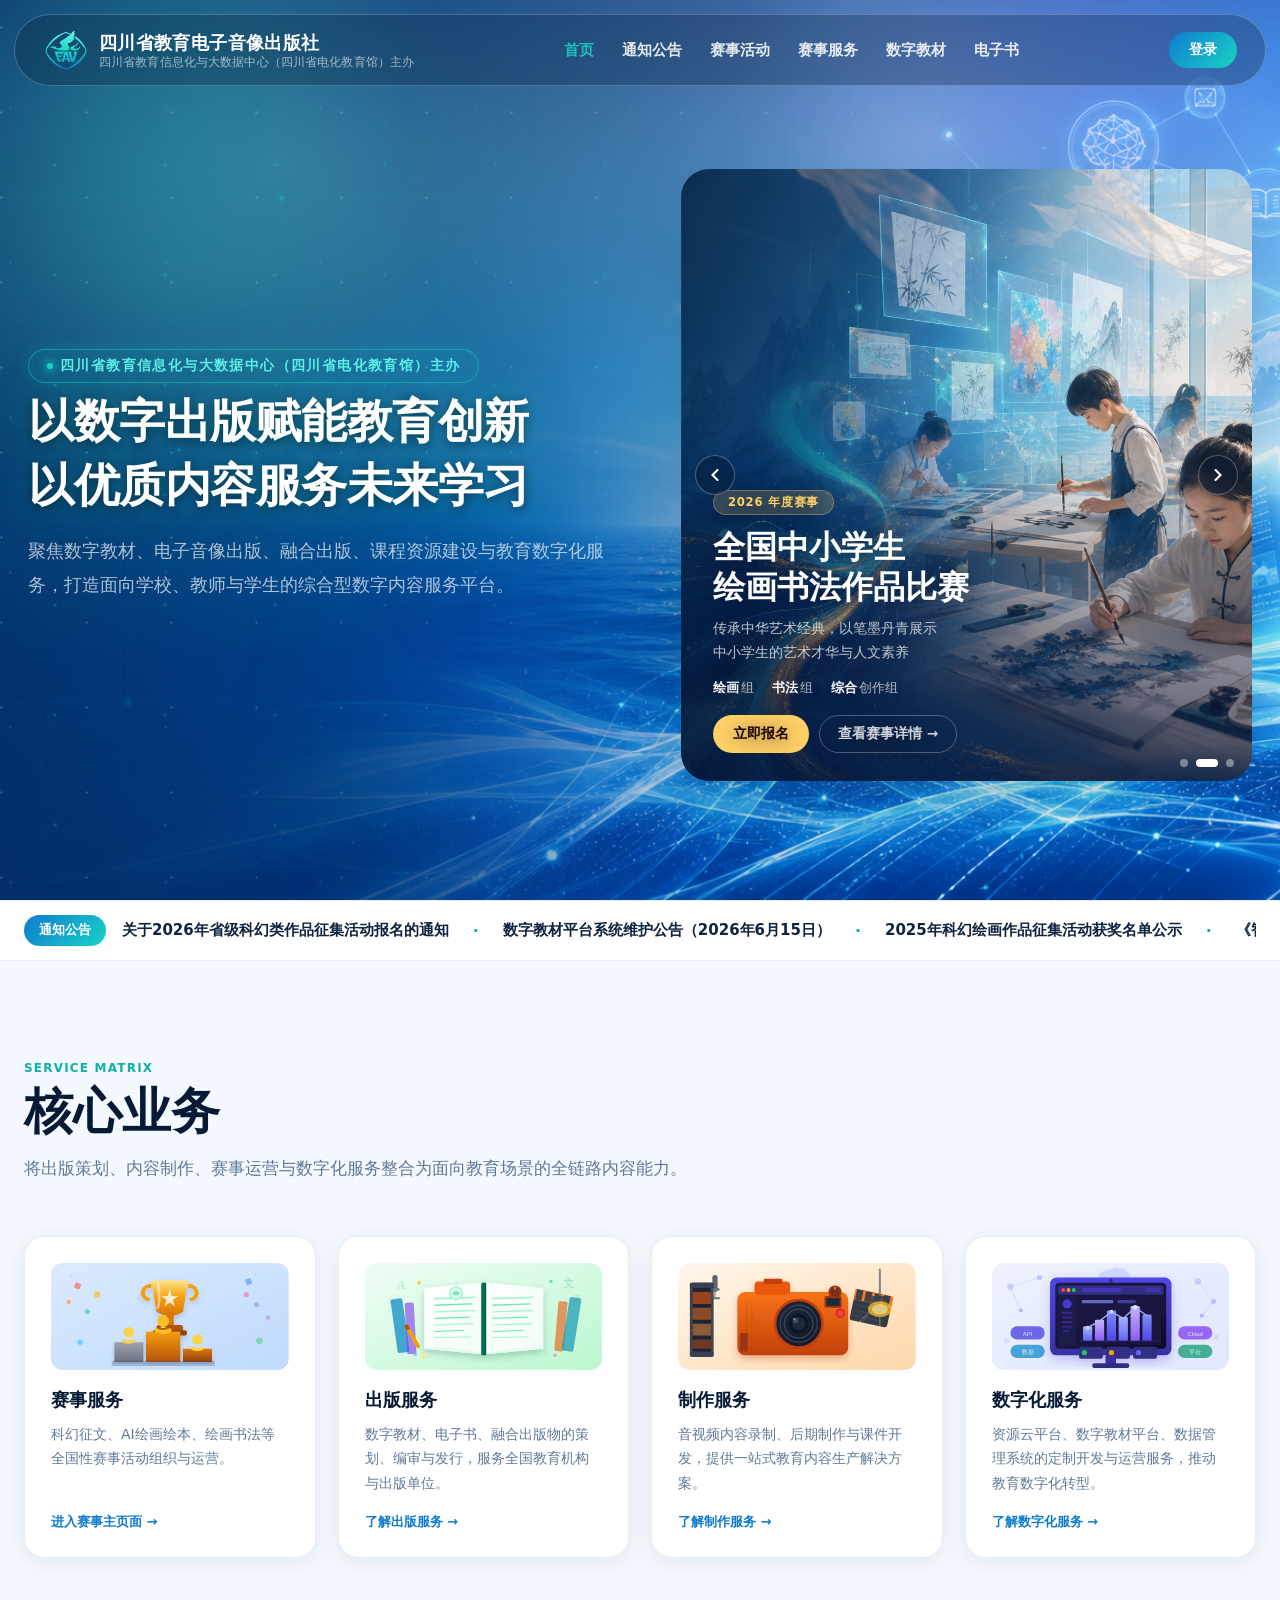
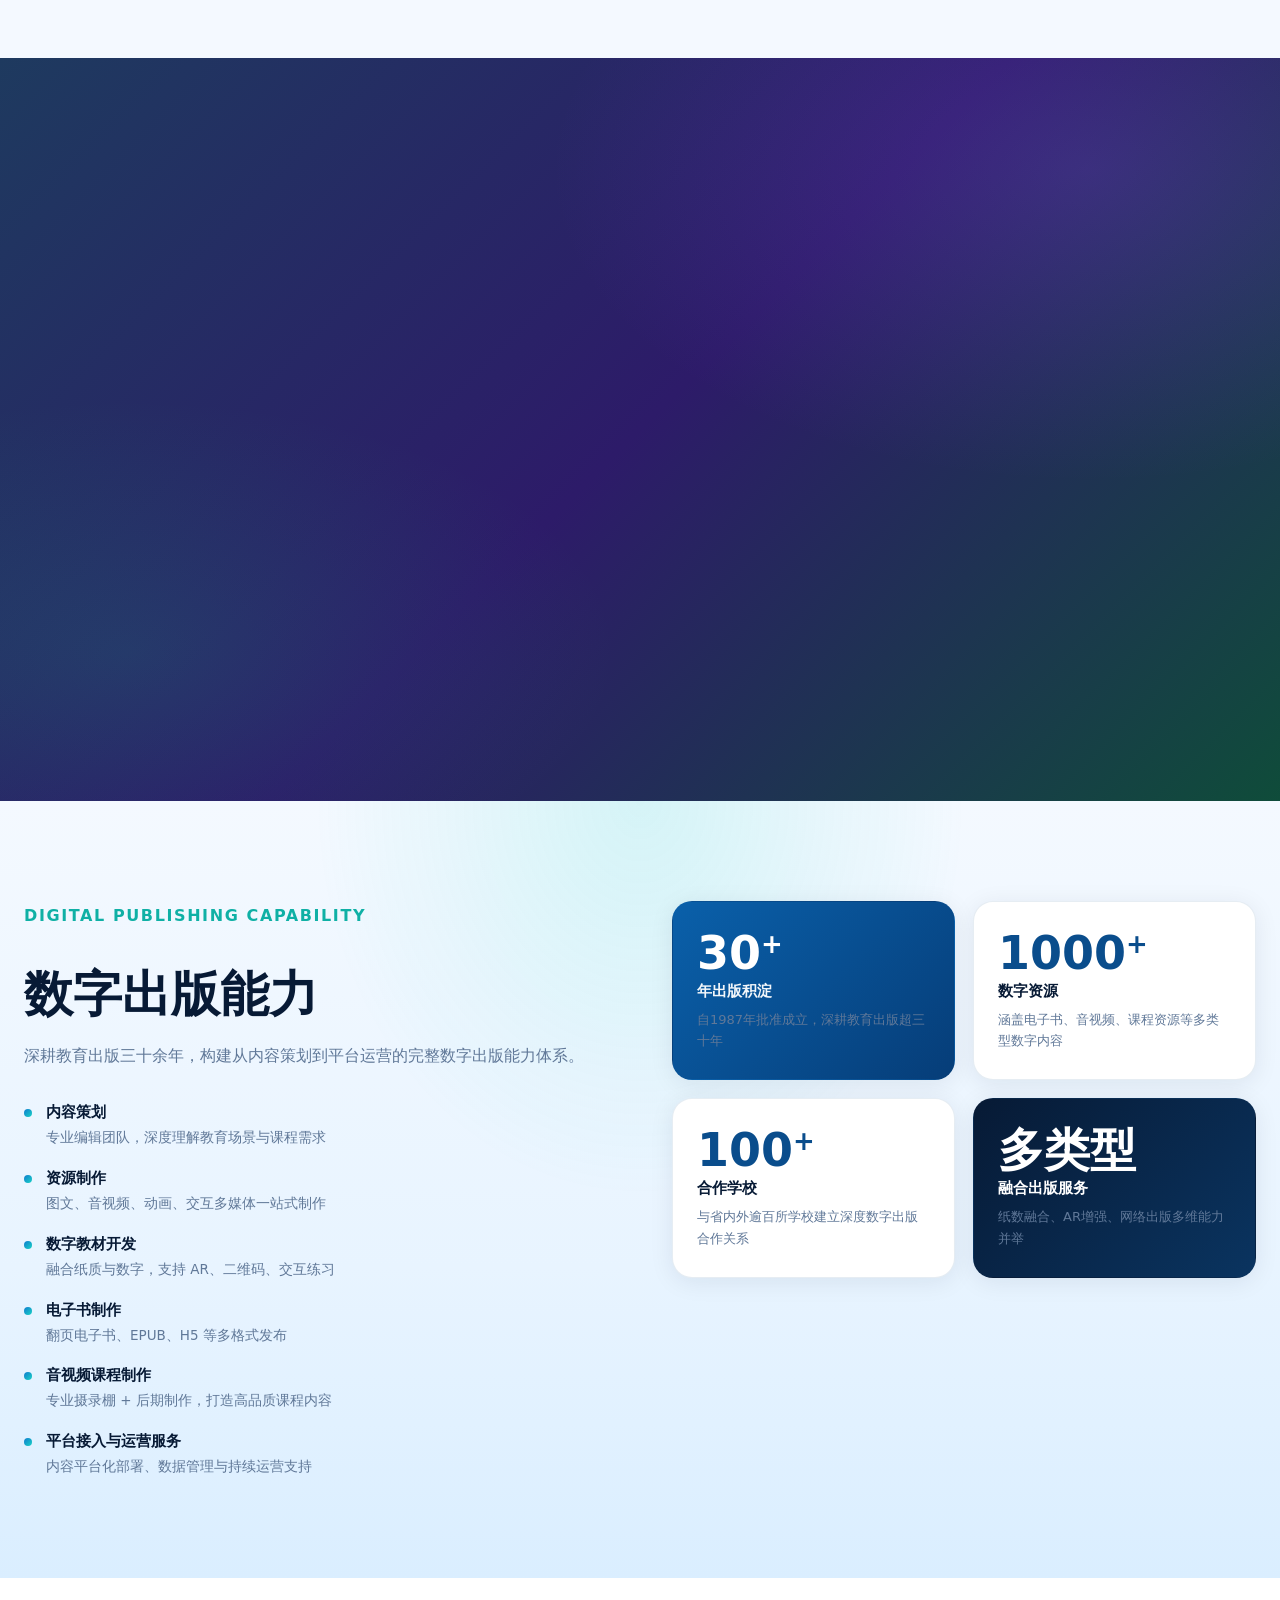
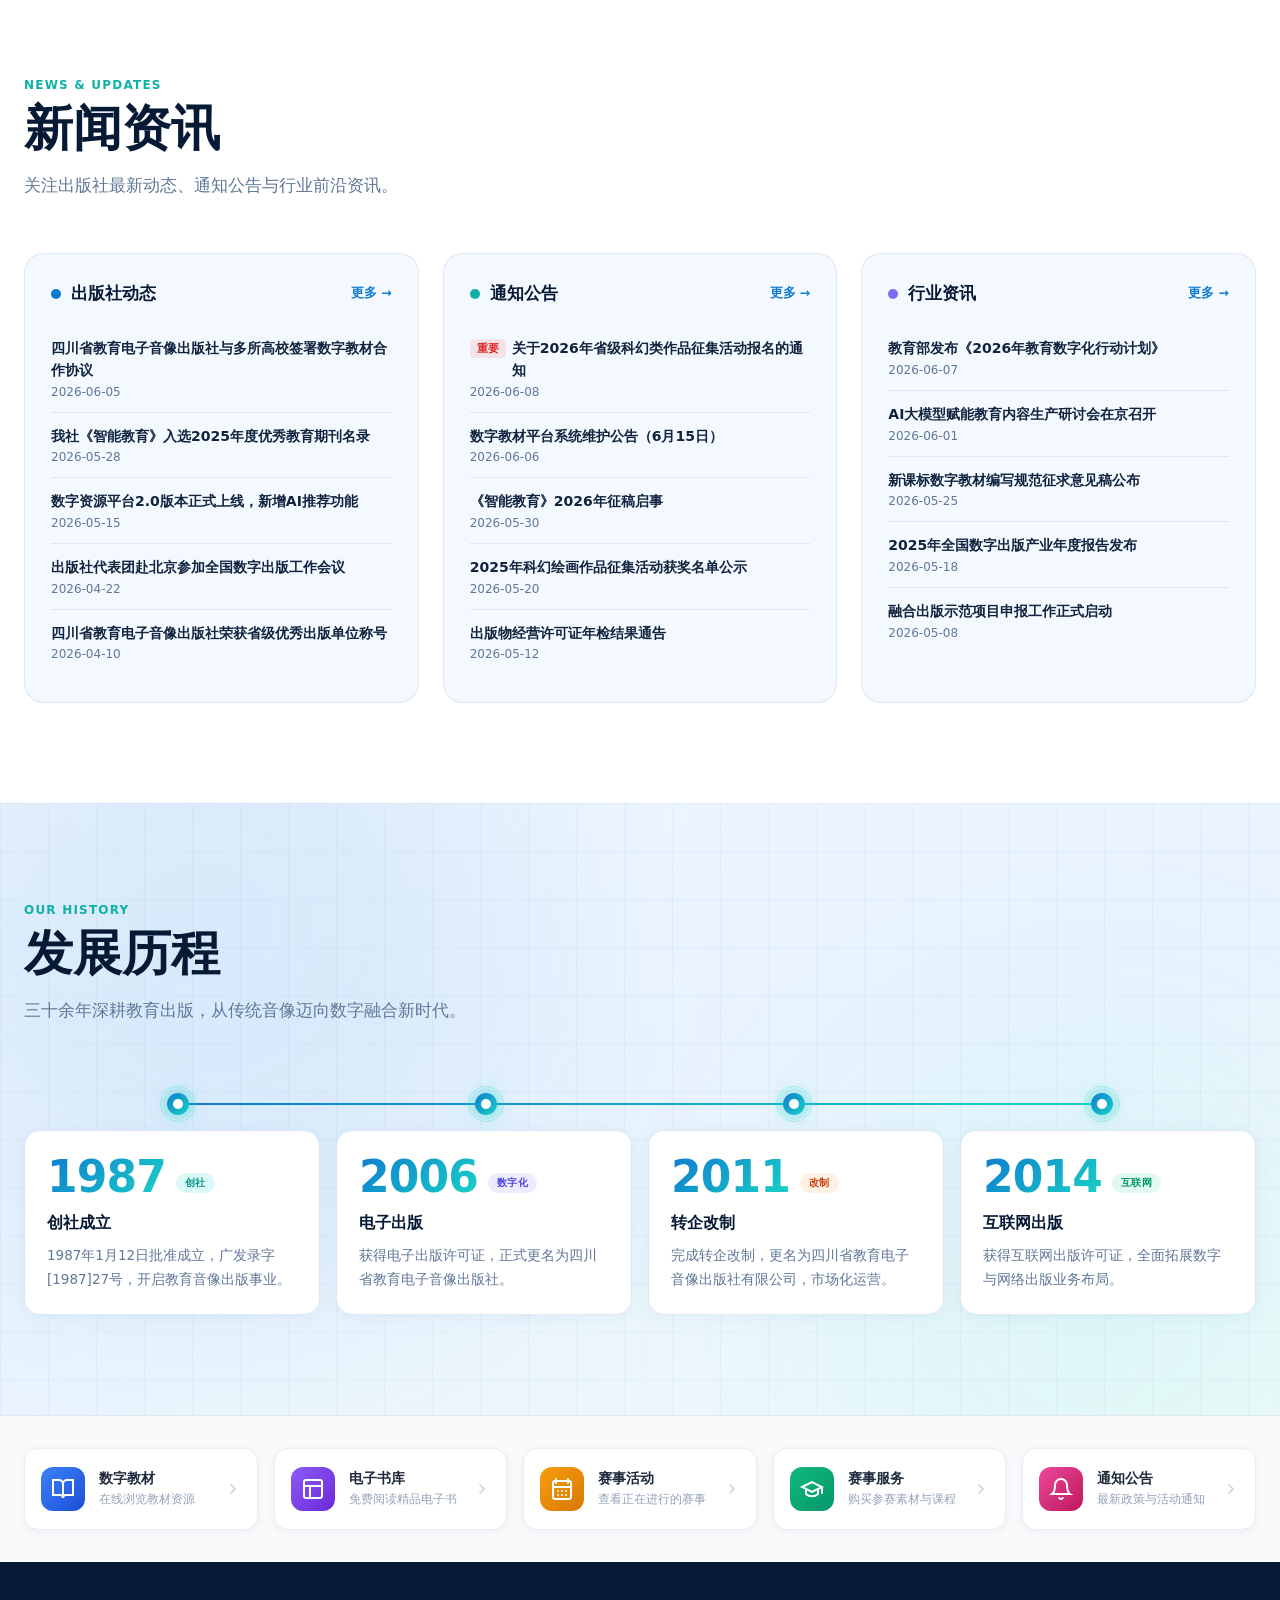
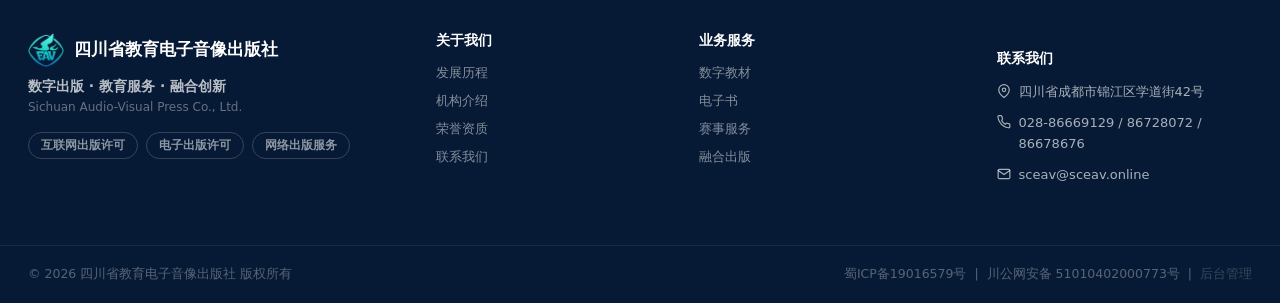
<file: index.html>
<!doctype html>
<html lang="zh-CN">
  <head>
    <meta charset="UTF-8" />
    <meta name="viewport" content="width=device-width, initial-scale=1.0" />
    <title>四川省教育电子音像出版社 | 数字出版 · 教育创新 · 融合发展</title>
    <meta name="description" content="四川省教育电子音像出版社官方网站，聚焦数字教材、电子音像出版、融合出版、课程资源建设与教育数字化服务。" />
    <link rel="stylesheet" href="styles.css" />
  </head>
  <body>

    <!-- ═══════════════════════════════════════
         HEADER（悬浮胶囊）
    ═══════════════════════════════════════ -->
    <header class="site-header" data-header>
      <a class="brand" href="#top" aria-label="四川省教育电子音像出版社首页">
        <span class="brand-mark"><img src="assets/press-logo-eav.png?v=2" class="brand-logo-img" alt="四川省教育电子音像出版社标志" /></span>
        <div class="brand-name">
          <span class="brand-text">四川省教育电子音像出版社</span>
          <span class="brand-en">四川省教育信息化与大数据中心（四川省电化教育馆）主办</span>
        </div>
      </a>

      <nav class="nav-links" aria-label="主导航">
        <a href="#top" class="nav-active">首页</a>
        <a href="announcements.html">通知公告</a>
        <a href="events.html">赛事活动</a>
        <a href="courses.html">赛事服务</a>
        <a href="textbooks.html">数字教材</a>
        <a href="ebooks.html">电子书</a>
      </nav>

      <div class="header-actions">
        <button class="btn-login" type="button" data-login-open id="login-btn">登录</button>
        <div class="user-menu" id="user-menu" hidden>
          <button class="user-avatar-btn" type="button" data-user-toggle>
            <span class="user-avatar" id="user-avatar">李</span>
            <span class="user-name" id="user-name">李老师</span>
            <svg width="12" height="12" viewBox="0 0 24 24" fill="none" stroke="currentColor" stroke-width="2.5"><polyline points="6 9 12 15 18 9"/></svg>
          </button>
          <div class="user-dropdown" id="user-dropdown" hidden>
            <a href="#profile">
              <svg width="14" height="14" viewBox="0 0 24 24" fill="none" stroke="currentColor" stroke-width="2"><path d="M20 21v-2a4 4 0 0 0-4-4H8a4 4 0 0 0-4 4v2"/><circle cx="12" cy="7" r="4"/></svg>
              个人中心
            </a>
            <a href="#favorites">
              <svg width="14" height="14" viewBox="0 0 24 24" fill="none" stroke="currentColor" stroke-width="2"><path d="M20.84 4.61a5.5 5.5 0 0 0-7.78 0L12 5.67l-1.06-1.06a5.5 5.5 0 0 0-7.78 7.78l1.06 1.06L12 21.23l7.78-7.78 1.06-1.06a5.5 5.5 0 0 0 0-7.78z"/></svg>
              我的收藏
            </a>
            <a href="#orders">
              <svg width="14" height="14" viewBox="0 0 24 24" fill="none" stroke="currentColor" stroke-width="2"><path d="M6 2L3 6v14a2 2 0 0 0 2 2h14a2 2 0 0 0 2-2V6l-3-4z"/><line x1="3" y1="6" x2="21" y2="6"/><path d="M16 10a4 4 0 0 1-8 0"/></svg>
              我的订单
            </a>
            <hr />
            <button type="button" data-logout>
              <svg width="14" height="14" viewBox="0 0 24 24" fill="none" stroke="currentColor" stroke-width="2"><path d="M9 21H5a2 2 0 0 1-2-2V5a2 2 0 0 1 2-2h4"/><polyline points="16 17 21 12 16 7"/><line x1="21" y1="12" x2="9" y2="12"/></svg>
              退出登录
            </button>
          </div>
        </div>
        <button class="nav-mobile-toggle" type="button" data-menu-toggle aria-label="展开菜单">
          <span></span><span></span><span></span>
        </button>
      </div>
    </header>

    <!-- Mobile Menu -->
    <div class="mobile-menu" data-mobile-menu hidden>
      <nav>
        <a href="#top" data-menu-close>首页</a>
        <a href="announcements.html" data-menu-close>通知公告</a>
        <a href="events.html" data-menu-close>赛事活动</a>
        <a href="courses.html" data-menu-close>赛事服务</a>
        <a href="textbooks.html" data-menu-close>数字教材</a>
        <a href="ebooks.html" data-menu-close>电子书</a>
      </nav>
      <div class="mobile-menu-footer">
        <button class="btn-login-mobile" type="button" data-login-open>登录 / 注册</button>
      </div>
    </div>

    <!-- Login Modal -->
    <div class="login-modal" id="login-modal" hidden>
      <div class="login-card">
        <button class="login-close" type="button" data-login-close aria-label="关闭">
          <svg width="18" height="18" viewBox="0 0 24 24" fill="none" stroke="currentColor" stroke-width="2.5"><line x1="18" y1="6" x2="6" y2="18"/><line x1="6" y1="6" x2="18" y2="18"/></svg>
        </button>
        <div class="login-logo">
          
          <span>四川省教育电子音像出版社</span>
        </div>
        <h2>欢迎登录</h2>
        <p class="login-sub">数字教育资源平台</p>
        <div class="login-tabs">
          <button class="login-tab active" data-tab="phone">手机号登录</button>
          <button class="login-tab" data-tab="account">账号登录</button>
        </div>
        <!-- 手机号登录 -->
        <div class="login-pane" id="pane-phone">
          <div class="input-group">
            <label>手机号</label>
            <input type="tel" id="input-phone" placeholder="请输入手机号" maxlength="11" />
          </div>
          <div class="input-group">
            <label>验证码</label>
            <div class="code-row">
              <input type="text" id="input-code" placeholder="请输入验证码" maxlength="6" />
              <button class="btn-send-code" type="button" id="send-code-btn">获取验证码</button>
            </div>
          </div>
        </div>
        <!-- 账号登录 -->
        <div class="login-pane" id="pane-account" hidden>
          <div class="input-group">
            <label>账号</label>
            <input type="text" id="input-account" placeholder="手机号 / 用户名" />
          </div>
          <div class="input-group">
            <label>密码</label>
            <input type="password" id="input-password" placeholder="请输入密码" />
          </div>
        </div>
        <button class="btn-login-submit" type="button" id="login-submit">登 录</button>
        <p class="login-agree">登录即代表同意 <a href="#">用户协议</a> 与 <a href="#">隐私政策</a></p>
      </div>
    </div>

    <main id="top">

      <!-- ═══════════════════════════════════════
           HERO
      ═══════════════════════════════════════ -->
      <section class="hero">
        <div class="hero-bg" aria-hidden="true"></div>
        <div class="hero-particles" aria-hidden="true"></div>
        <div class="hero-scanline" aria-hidden="true"></div>
        <!-- 极光浮动色块 -->
        <div class="hero-aurora" aria-hidden="true">
          <div class="aurora-blob aurora-blob--1"></div>
          <div class="aurora-blob aurora-blob--2"></div>
          <div class="aurora-blob aurora-blob--3"></div>
          <div class="aurora-blob aurora-blob--4"></div>
        </div>
        <!-- 粒子网络 canvas -->
        <canvas class="hero-canvas" id="heroCanvas" aria-hidden="true"></canvas>
        <div class="hero-circuit" aria-hidden="true">
          <svg width="100%" height="100%" xmlns="http://www.w3.org/2000/svg" preserveAspectRatio="xMidYMid slice">
            <defs>
              <radialGradient id="ng" cx="50%" cy="50%" r="50%">
                <stop offset="0%" stop-color="#19d3c5" stop-opacity="0.9"/>
                <stop offset="100%" stop-color="#19d3c5" stop-opacity="0"/>
              </radialGradient>
              <filter id="b2"><feGaussianBlur stdDeviation="2.5"/></filter>
              <filter id="b7"><feGaussianBlur stdDeviation="7"/></filter>
            </defs>
            <line x1="0" y1="22%" x2="40%" y2="22%" stroke="rgba(25,211,197,0.22)" stroke-width="1"/>
            <line x1="0" y1="22%" x2="40%" y2="22%" stroke="rgba(25,211,197,0.5)" stroke-width="0.6" filter="url(#b2)"/>
            <line x1="0" y1="54%" x2="48%" y2="54%" stroke="rgba(25,211,197,0.15)" stroke-width="1"/>
            <line x1="0" y1="78%" x2="32%" y2="78%" stroke="rgba(15,123,207,0.18)" stroke-width="1"/>
            <line x1="22%" y1="22%" x2="22%" y2="54%" stroke="rgba(25,211,197,0.14)" stroke-width="1"/>
            <line x1="10%" y1="0%" x2="10%" y2="78%" stroke="rgba(25,211,197,0.09)" stroke-width="1"/>
            <polyline points="0,37% 14%,37% 14%,50% 30%,50%" fill="none" stroke="rgba(25,211,197,0.12)" stroke-width="1"/>
            <polyline points="5%,65% 20%,65% 20%,74% 36%,74%" fill="none" stroke="rgba(15,123,207,0.12)" stroke-width="1"/>
            <circle cx="22%" cy="22%" r="5" fill="url(#ng)" filter="url(#b2)"/>
            <circle cx="22%" cy="22%" r="1.8" fill="#19d3c5"/>
            <circle cx="22%" cy="54%" r="5" fill="url(#ng)" filter="url(#b2)"/>
            <circle cx="22%" cy="54%" r="1.8" fill="#19d3c5"/>
            <circle cx="10%" cy="78%" r="4" fill="url(#ng)" filter="url(#b2)"/>
            <circle cx="10%" cy="78%" r="1.3" fill="#0f7bcf"/>
            <circle cx="14%" cy="50%" r="4" fill="url(#ng)" filter="url(#b2)"/>
            <circle cx="14%" cy="50%" r="1.3" fill="#19d3c5"/>
            <ellipse cx="6%" cy="92%" rx="30%" ry="38%" fill="rgba(25,211,197,0.055)" filter="url(#b7)"/>
          </svg>
        </div>

        <div class="hero-content reveal">
          <p class="eyebrow">四川省教育信息化与大数据中心（四川省电化教育馆）主办</p>
          <div class="hero-taglines">
            <p>以数字出版赋能教育创新</p>
            <p>以优质内容服务未来学习</p>
          </div>
          <p class="hero-copy">聚焦数字教材、电子音像出版、融合出版、课程资源建设与教育数字化服务，打造面向学校、教师与学生的综合型数字内容服务平台。</p>
        </div>

        <!-- ══ 赛事 Banner 轮播 ══ -->
        <div class="hero-carousel reveal" id="hero-carousel">

          <!-- 轮播轨道 -->
          <div class="carousel-track" id="carousel-track">

            <!-- Slide 1：科幻类作品征集 -->
            <div class="carousel-slide slide--ocean">
              <div class="slide-bg" aria-hidden="true">
                <svg viewBox="0 0 700 520" xmlns="http://www.w3.org/2000/svg" preserveAspectRatio="xMidYMid slice">
                  <!-- 深海渐变背景 -->
                  <defs>
                    <linearGradient id="bg1" x1="0" y1="0" x2="1" y2="1">
                      <stop offset="0%" stop-color="#0d3868"/>
                      <stop offset="55%" stop-color="#1468c8"/>
                      <stop offset="100%" stop-color="#0fd4e8"/>
                    </linearGradient>
                    <linearGradient id="wave1" x1="0" y1="0" x2="0" y2="1">
                      <stop offset="0%" stop-color="#1bd7ff" stop-opacity=".9"/>
                      <stop offset="100%" stop-color="#0550aa" stop-opacity=".95"/>
                    </linearGradient>
                    <radialGradient id="sun1" cx="72%" cy="18%">
                      <stop offset="0%" stop-color="#ffd166" stop-opacity=".95"/>
                      <stop offset="60%" stop-color="#ff9f1c" stop-opacity=".5"/>
                      <stop offset="100%" stop-color="transparent"/>
                    </radialGradient>
                  </defs>
                  <rect width="700" height="520" fill="url(#bg1)"/>
                  <!-- 太阳光晕 -->
                  <circle cx="500" cy="95" r="90" fill="url(#sun1)"/>
                  <circle cx="500" cy="95" r="55" fill="#ffd166" opacity=".88"/>
                  <!-- 波浪层 -->
                  <path d="M0 320 C80 280 160 360 240 320 S400 280 480 320 S620 360 700 320 L700 520 L0 520Z" fill="url(#wave1)" opacity=".82"/>
                  <path d="M0 370 C90 340 170 400 260 370 S420 340 520 380 S640 420 700 380 L700 520 L0 520Z" fill="#062d5f" opacity=".92"/>
                  <path d="M0 420 C110 400 200 440 300 415 S460 390 560 420 S660 445 700 420 L700 520 L0 520Z" fill="#041b3a" opacity=".96"/>
                  <!-- 鱼群 -->
                  <g opacity=".85">
                    <ellipse cx="220" cy="300" rx="28" ry="14" fill="#19d3c5"/>
                    <path d="M248 300l16-12-4 24z" fill="#19d3c5"/>
                    <circle cx="212" cy="297" r="4" fill="#041b3a"/>
                    <ellipse cx="310" cy="270" rx="20" ry="10" fill="#7ee8e2"/>
                    <path d="M330 270l11-8-2 16z" fill="#7ee8e2"/>
                    <circle cx="304" cy="268" r="3" fill="#041b3a"/>
                    <ellipse cx="160" cy="330" rx="16" ry="8" fill="#5ad4f7" opacity=".7"/>
                    <path d="M176 330l9-6-2 12z" fill="#5ad4f7" opacity=".7"/>
                  </g>
                  <!-- 水下气泡 -->
                  <g fill="none" stroke="rgba(255,255,255,.45)" stroke-width="1.5">
                    <circle cx="80" cy="340" r="8"/>
                    <circle cx="130" cy="290" r="5"/>
                    <circle cx="380" cy="310" r="6"/>
                    <circle cx="450" cy="260" r="4"/>
                    <circle cx="600" cy="350" r="7"/>
                  </g>
                  <!-- 珊瑚 -->
                  <g transform="translate(560 390)" fill="#ff7eb3" opacity=".75">
                    <path d="M10 40 Q10 20 0 0 Q-10 20-10 40Z"/>
                    <path d="M10 40 Q22 28 28 12 Q16 14 10 40Z"/>
                    <path d="M10 40 Q-2 26-10 10 Q2 14 10 40Z"/>
                  </g>
                  <g transform="translate(620 400)" fill="#f7931a" opacity=".6">
                    <path d="M6 32 Q6 16 0 0 Q-6 16-6 32Z"/>
                    <path d="M6 32 Q16 22 18 8 Q10 12 6 32Z"/>
                  </g>
                  <!-- 锚 -->
                  <g transform="translate(80 200)" fill="none" stroke="rgba(255,255,255,.32)" stroke-width="2.5" stroke-linecap="round">
                    <circle cx="12" cy="8" r="7"/>
                    <line x1="12" y1="15" x2="12" y2="42"/>
                    <path d="M2 42 Q12 36 22 42"/>
                    <line x1="5" y1="26" x2="19" y2="26"/>
                  </g>
                </svg>
              </div>
              <div class="slide-content">
                <span class="slide-badge slide-badge--cyan">2026 年度赛事</span>
                <h2>全国中小学生<br/>科幻创想作品大赛</h2>
                <p>以科幻创想与数字创新为主题，<br/>面向全国中小学生开放征集</p>
                <div class="slide-stats">
                  <span><b>4</b>大组别</span>
                  <span><b>6</b>类作品</span>
                  <span><b>全国</b>覆盖</span>
                </div>
                <div class="slide-btns">
                  <a class="slide-btn-main" href="events.html">立即报名</a>
                  <a class="slide-btn-ghost" href="events.html">查看赛事详情 →</a>
                </div>
              </div>
            </div>

            <!-- Slide 2：全国中小学生绘画书法作品比赛 -->
            <div class="carousel-slide slide--art">
              <div class="slide-bg" aria-hidden="true">
                <svg viewBox="0 0 700 520" xmlns="http://www.w3.org/2000/svg" preserveAspectRatio="xMidYMid slice">
                  <defs>
                    <linearGradient id="bg2" x1="0" y1="0" x2="1" y2="1">
                      <stop offset="0%" stop-color="#2e0b55"/>
                      <stop offset="50%" stop-color="#7530b8"/>
                      <stop offset="100%" stop-color="#d44030"/>
                    </linearGradient>
                    <radialGradient id="glow2" cx="50%" cy="50%">
                      <stop offset="0%" stop-color="#f7d794" stop-opacity=".7"/>
                      <stop offset="100%" stop-color="transparent"/>
                    </radialGradient>
                  </defs>
                  <rect width="700" height="520" fill="url(#bg2)"/>
                  <!-- 光晕中心 -->
                  <circle cx="350" cy="200" r="160" fill="url(#glow2)"/>
                  <!-- 宣纸纹理感矩形 -->
                  <rect x="100" y="60" width="500" height="340" rx="18" fill="rgba(255,255,240,.08)" stroke="rgba(255,255,200,.18)" stroke-width="1.5"/>
                  <!-- 毛笔笔划装饰 -->
                  <path d="M140 380 Q180 280 220 240 Q260 200 240 160" fill="none" stroke="rgba(255,255,255,.2)" stroke-width="18" stroke-linecap="round"/>
                  <path d="M140 380 Q180 280 220 240 Q260 200 240 160" fill="none" stroke="rgba(0,0,0,.3)" stroke-width="22" stroke-linecap="round"/>
                  <!-- 印章 -->
                  <rect x="480" y="300" width="72" height="72" rx="6" fill="rgba(200,30,30,.85)"/>
                  <text x="516" y="325" text-anchor="middle" font-size="13" fill="white" font-weight="bold">全国</text>
                  <text x="516" y="344" text-anchor="middle" font-size="13" fill="white" font-weight="bold">中小学</text>
                  <text x="516" y="363" text-anchor="middle" font-size="13" fill="white" font-weight="bold">书画赛</text>
                  <!-- 毛笔 -->
                  <g transform="translate(420 80) rotate(35)">
                    <rect x="-5" y="0" width="10" height="90" rx="3" fill="#c8a96e"/>
                    <path d="M-5 90 Q0 140 5 90Z" fill="#2c2c2c"/>
                    <path d="M-3 90 Q0 130 3 90Z" fill="#5c5c5c"/>
                  </g>
                  <!-- 书法"美"字轮廓 -->
                  <text x="185" y="340" font-size="160" fill="rgba(255,255,255,.06)" font-weight="900" font-family="serif">美</text>
                  <!-- 金边装饰线 -->
                  <line x1="100" y1="410" x2="600" y2="410" stroke="rgba(247,215,148,.35)" stroke-width="1"/>
                  <line x1="100" y1="416" x2="600" y2="416" stroke="rgba(247,215,148,.18)" stroke-width="0.5"/>
                  <!-- 散落纸张 -->
                  <rect x="50" y="150" width="48" height="62" rx="3" fill="rgba(255,255,240,.12)" stroke="rgba(255,255,200,.22)" stroke-width="1" transform="rotate(-12,74,181)"/>
                  <rect x="590" y="200" width="42" height="54" rx="3" fill="rgba(255,255,240,.1)" stroke="rgba(255,255,200,.2)" stroke-width="1" transform="rotate(8,611,227)"/>
                </svg>
              </div>
              <div class="slide-content">
                <span class="slide-badge slide-badge--gold">2026 年度赛事</span>
                <h2>全国中小学生<br/>绘画书法作品比赛</h2>
                <p>传承中华艺术经典，以笔墨丹青展示<br/>中小学生的艺术才华与人文素养</p>
                <div class="slide-stats">
                  <span><b>绘画</b>组</span>
                  <span><b>书法</b>组</span>
                  <span><b>综合</b>创作组</span>
                </div>
                <div class="slide-btns">
                  <a class="slide-btn-main slide-btn-main--gold" href="events.html">立即报名</a>
                  <a class="slide-btn-ghost" href="events.html">查看赛事详情 →</a>
                </div>
              </div>
            </div>

            <!-- Slide 3：科幻作品征集（预留/可替换） -->
            <div class="carousel-slide slide--sci">
              <div class="slide-bg" aria-hidden="true">
                <svg viewBox="0 0 700 520" xmlns="http://www.w3.org/2000/svg" preserveAspectRatio="xMidYMid slice">
                  <defs>
                    <linearGradient id="bg3" x1="0" y1="0" x2="1" y2="1">
                      <stop offset="0%" stop-color="#0a1d50"/>
                      <stop offset="50%" stop-color="#1545a0"/>
                      <stop offset="100%" stop-color="#2060c8"/>
                    </linearGradient>
                    <radialGradient id="planet3" cx="65%" cy="38%">
                      <stop offset="0%" stop-color="#5b9bd5"/>
                      <stop offset="60%" stop-color="#1a4a8a"/>
                      <stop offset="100%" stop-color="#0a1f3d"/>
                    </radialGradient>
                  </defs>
                  <rect width="700" height="520" fill="url(#bg3)"/>
                  <!-- 星空 -->
                  <g fill="white">
                    <circle cx="60"  cy="50"  r="1.5" opacity=".9"/>
                    <circle cx="200" cy="30"  r="1"   opacity=".7"/>
                    <circle cx="350" cy="80"  r="2"   opacity=".85"/>
                    <circle cx="500" cy="40"  r="1.2" opacity=".75"/>
                    <circle cx="630" cy="70"  r="1.8" opacity=".9"/>
                    <circle cx="100" cy="120" r="1"   opacity=".6"/>
                    <circle cx="280" cy="140" r="1.5" opacity=".8"/>
                    <circle cx="580" cy="110" r="1"   opacity=".65"/>
                    <circle cx="660" cy="160" r="2.2" opacity=".9"/>
                    <circle cx="40"  cy="200" r="1.5" opacity=".7"/>
                    <circle cx="420" cy="180" r="1"   opacity=".55"/>
                  </g>
                  <!-- 行星 -->
                  <circle cx="455" cy="198" r="100" fill="url(#planet3)"/>
                  <ellipse cx="455" cy="198" rx="148" ry="22" fill="none" stroke="rgba(130,190,255,.45)" stroke-width="7"/>
                  <!-- 宇宙飞船 -->
                  <g transform="translate(140 200)">
                    <ellipse cx="0" cy="0" rx="55" ry="22" fill="#c9d4e8"/>
                    <ellipse cx="0" cy="0" rx="28" ry="14" fill="#e8ecf4"/>
                    <ellipse cx="0" cy="0" rx="14" ry="8" fill="#b0bece"/>
                    <ellipse cx="0" cy="-18" rx="10" ry="6" fill="rgba(27,215,255,.85)"/>
                    <line x1="-55" y1="0" x2="-70" y2="0" stroke="#a0aec0" stroke-width="3"/>
                    <circle cx="-72" cy="0" r="6" fill="#19d3c5" opacity=".8"/>
                    <line x1="55" y1="0" x2="70" y2="0" stroke="#a0aec0" stroke-width="3"/>
                    <circle cx="72" cy="0" r="6" fill="#19d3c5" opacity=".8"/>
                    <!-- 喷射 -->
                    <path d="M-55 -6 Q-80 0 -55 6" fill="none" stroke="rgba(255,150,50,.7)" stroke-width="3" stroke-linecap="round"/>
                    <path d="M-55 -3 Q-95 0 -55 3" fill="none" stroke="rgba(255,200,80,.5)" stroke-width="2" stroke-linecap="round"/>
                  </g>
                  <!-- 地球轮廓 -->
                  <circle cx="100" cy="430" r="120" fill="#0a3060" opacity=".6"/>
                  <path d="M0 380 Q50 350 100 380 Q150 410 200 380" fill="none" stroke="#19d3c5" stroke-width="1.5" opacity=".5"/>
                </svg>
              </div>
              <div class="slide-content">
                <span class="slide-badge slide-badge--purple">2026 年度赛事</span>
                <h2>全国中小学生<br/>科幻作品征集活动</h2>
                <p>以科学幻想与未来探索为主题，<br/>征集科幻绘画、科幻征文与AI绘本创作</p>
                <div class="slide-stats">
                  <span><b>科幻</b>绘画</span>
                  <span><b>科幻</b>征文</span>
                  <span><b>AI</b>绘本</span>
                </div>
                <div class="slide-btns">
                  <a class="slide-btn-main slide-btn-main--purple" href="events.html">立即报名</a>
                  <a class="slide-btn-ghost" href="events.html">查看赛事详情 →</a>
                </div>
              </div>
            </div>

          </div><!-- /track -->

          <!-- 箭头 -->
          <button class="carousel-arrow carousel-arrow--prev" id="carousel-prev" aria-label="上一张">
            <svg width="20" height="20" viewBox="0 0 24 24" fill="none" stroke="currentColor" stroke-width="2.5" stroke-linecap="round"><polyline points="15 18 9 12 15 6"/></svg>
          </button>
          <button class="carousel-arrow carousel-arrow--next" id="carousel-next" aria-label="下一张">
            <svg width="20" height="20" viewBox="0 0 24 24" fill="none" stroke="currentColor" stroke-width="2.5" stroke-linecap="round"><polyline points="9 18 15 12 9 6"/></svg>
          </button>

          <!-- 圆点指示器 -->
          <div class="carousel-dots" id="carousel-dots">
            <button class="carousel-dot active" data-slide="0" aria-label="第1张"></button>
            <button class="carousel-dot" data-slide="1" aria-label="第2张"></button>
            <button class="carousel-dot" data-slide="2" aria-label="第3张"></button>
          </div>

        </div><!-- /carousel -->
      </section>

      <!-- ═══════════════════════════════════════
           TICKER
      ═══════════════════════════════════════ -->
      <div class="ticker" id="announcements">
        <a class="ticker-label" href="announcements.html">通知公告</a>
        <div class="ticker-track" aria-label="滚动通知公告">
          <div class="ticker-line">
            <a href="#news">关于2026年省级科幻类作品征集活动报名的通知</a>
            <span aria-hidden="true">·</span>
            <a href="#news">数字教材平台系统维护公告（2026年6月15日）</a>
            <span aria-hidden="true">·</span>
            <a href="#news">2025年科幻绘画作品征集活动获奖名单公示</a>
            <span aria-hidden="true">·</span>
            <a href="#news">《智能教育》2026年征稿启事</a>
            <span aria-hidden="true">·</span>
            <a href="#news">出版物经营许可证年检结果通告</a>
            <span aria-hidden="true">·</span>
            <a href="#news">2026年省级科幻类作品征集活动报名通道正式开启</a>
            <span aria-hidden="true">·</span>
            <!-- duplicate for seamless loop -->
            <a href="#news">关于2026年省级科幻类作品征集活动报名的通知</a>
            <span aria-hidden="true">·</span>
            <a href="#news">数字教材平台系统维护公告（2026年6月15日）</a>
          </div>
        </div>
      </div>

      <!-- ═══════════════════════════════════════
           核心业务
      ═══════════════════════════════════════ -->
      <section class="section-light business" id="business">
        <div class="section-heading reveal">
          <p class="eyebrow">Service Matrix</p>
          <h2>核心业务</h2>
          <p>将出版策划、内容制作、赛事运营与数字化服务整合为面向教育场景的全链路内容能力。</p>
        </div>
        <div class="biz-grid">

          <!-- ══ 赛事服务 ══ -->
          <a class="biz-card reveal" href="events.html" style="text-decoration:none;">
            <div class="biz-img biz-img--illustration">
              <svg viewBox="0 0 360 162" xmlns="http://www.w3.org/2000/svg" preserveAspectRatio="xMidYMid meet">
                <defs>
                  <linearGradient id="bs1bg" x1="0" y1="0" x2="1" y2="1">
                    <stop offset="0%" stop-color="#dbeafe"/>
                    <stop offset="100%" stop-color="#bfdbfe"/>
                  </linearGradient>
                  <linearGradient id="bs1trophy" x1="0" y1="0" x2="0" y2="1">
                    <stop offset="0%" stop-color="#fde68a"/>
                    <stop offset="50%" stop-color="#f59e0b"/>
                    <stop offset="100%" stop-color="#d97706"/>
                  </linearGradient>
                  <linearGradient id="bs1pod1" x1="0" y1="0" x2="0" y2="1">
                    <stop offset="0%" stop-color="#f59e0b"/>
                    <stop offset="100%" stop-color="#b45309"/>
                  </linearGradient>
                  <linearGradient id="bs1pod2" x1="0" y1="0" x2="0" y2="1">
                    <stop offset="0%" stop-color="#9ca3af"/>
                    <stop offset="100%" stop-color="#6b7280"/>
                  </linearGradient>
                  <linearGradient id="bs1pod3" x1="0" y1="0" x2="0" y2="1">
                    <stop offset="0%" stop-color="#d97706"/>
                    <stop offset="100%" stop-color="#92400e"/>
                  </linearGradient>
                  <filter id="bs1shadow">
                    <feDropShadow dx="0" dy="4" stdDeviation="4" flood-color="rgba(0,0,0,0.15)"/>
                  </filter>
                </defs>

                <!-- Sky background -->
                <rect width="360" height="162" fill="url(#bs1bg)"/>
                <!-- Subtle grid dots -->
                <circle cx="30"  cy="20"  r="1.5" fill="#93c5fd" opacity=".5"/>
                <circle cx="80"  cy="14"  r="1.2" fill="#93c5fd" opacity=".4"/>
                <circle cx="310" cy="18"  r="1.5" fill="#93c5fd" opacity=".5"/>
                <circle cx="340" cy="38"  r="1.2" fill="#93c5fd" opacity=".4"/>
                <circle cx="20"  cy="90"  r="1.8" fill="#bfdbfe" opacity=".6"/>
                <circle cx="335" cy="100" r="1.8" fill="#bfdbfe" opacity=".6"/>

                <!-- Confetti -->
                <rect x="36"  y="30" width="9" height="9" rx="2" fill="#f87171" transform="rotate(22,40,34)"  opacity=".75"/>
                <rect x="295" y="24" width="9" height="9" rx="2" fill="#60a5fa" transform="rotate(-18,299,28)" opacity=".75"/>
                <rect x="52"  y="70" width="7" height="7" rx="1" fill="#34d399" transform="rotate(35,55,73)"  opacity=".65"/>
                <rect x="308" y="60" width="7" height="7" rx="1" fill="#a78bfa" transform="rotate(-28,311,63)" opacity=".65"/>
                <circle cx="70"  cy="48"  r="5" fill="#fbbf24" opacity=".7"/>
                <circle cx="296" cy="48"  r="4" fill="#f472b6" opacity=".65"/>
                <circle cx="44"  cy="120" r="4" fill="#38bdf8" opacity=".6"/>
                <circle cx="316" cy="118" r="5" fill="#4ade80" opacity=".6"/>
                <rect x="24"  y="56" width="6" height="6" rx="1" fill="#fb923c" transform="rotate(15,27,59)"  opacity=".6"/>
                <rect x="326" y="80" width="6" height="6" rx="1" fill="#c084fc" transform="rotate(-20,329,83)" opacity=".6"/>

                <!-- Trophy body (filter shadow) -->
                <g filter="url(#bs1shadow)">
                  <!-- Cup shape -->
                  <path d="M152,26 L208,26 L200,74 Q180,86 160,74 Z" fill="url(#bs1trophy)"/>
                  <!-- Left handle -->
                  <path d="M152,32 C134,32 130,54 148,58 L152,54 C138,52 140,36 152,38 Z" fill="#f59e0b"/>
                  <!-- Right handle -->
                  <path d="M208,32 C226,32 230,54 212,58 L208,54 C222,52 220,36 208,38 Z" fill="#f59e0b"/>
                  <!-- Shine on cup -->
                  <path d="M162,30 Q166,56 162,68" stroke="rgba(255,255,255,0.45)" stroke-width="4" stroke-linecap="round" fill="none"/>
                  <!-- Star on cup -->
                  <polygon points="180,40 183,50 193,50 185,56 188,66 180,60 172,66 175,56 167,50 177,50" fill="rgba(255,255,255,0.8)"/>
                  <!-- Stem -->
                  <rect x="174" y="74" width="12" height="22" rx="3" fill="#d97706"/>
                  <!-- Base -->
                  <rect x="160" y="94" width="40" height="10" rx="3" fill="#b45309"/>
                  <rect x="154" y="102" width="52" height="8" rx="3" fill="#92400e"/>
                </g>

                <!-- Podium -->
                <!-- 2nd place -->
                <rect x="96"  y="120" width="44" height="30" rx="3 3 0 0" fill="url(#bs1pod2)" filter="url(#bs1shadow)"/>
                <text x="118" y="112" font-size="14" text-anchor="middle" fill="#f59e0b" font-family="sans-serif" font-weight="800">2</text>
                <!-- 1st place -->
                <rect x="144" y="104" width="52" height="46" rx="3 3 0 0" fill="url(#bs1pod1)" filter="url(#bs1shadow)"/>
                <text x="170" y="98"  font-size="14" text-anchor="middle" fill="#fde68a" font-family="sans-serif" font-weight="800">1</text>
                <!-- 3rd place -->
                <rect x="200" y="130" width="44" height="20" rx="3 3 0 0" fill="url(#bs1pod3)" filter="url(#bs1shadow)"/>
                <text x="222" y="122" font-size="14" text-anchor="middle" fill="#fbbf24" font-family="sans-serif" font-weight="800">3</text>
                <!-- Stage base -->
                <rect x="92"  y="148" width="156" height="8" rx="2" fill="#1e3a5f" opacity=".25"/>

                <!-- Small characters on podium -->
                <!-- #2 left character -->
                <circle cx="118" cy="105" r="8" fill="#fcd34d"/>
                <path d="M110,118 Q118,122 126,118" stroke="#fcd34d" stroke-width="5" stroke-linecap="round" fill="none"/>
                <!-- #1 center character -->
                <circle cx="170" cy="88"  r="9" fill="#fbbf24"/>
                <path d="M160,102 Q170,107 180,102" stroke="#fbbf24" stroke-width="6" stroke-linecap="round" fill="none"/>
                <!-- #3 right character -->
                <circle cx="222" cy="116" r="8" fill="#fcd34d"/>
                <path d="M214,129 Q222,133 230,129" stroke="#fcd34d" stroke-width="5" stroke-linecap="round" fill="none"/>
              </svg>
            </div>
            <h3>赛事服务</h3>
            <p>科幻征文、AI绘画绘本、绘画书法等全国性赛事活动组织与运营。</p>
            <span class="biz-more">进入赛事主页面 →</span>
          </a>

          <!-- ══ 出版服务 ══ -->
          <a class="biz-card reveal" href="service-publishing.html" style="text-decoration:none;">
            <div class="biz-img biz-img--illustration">
              <svg viewBox="0 0 360 162" xmlns="http://www.w3.org/2000/svg" preserveAspectRatio="xMidYMid meet">
                <defs>
                  <linearGradient id="bs2bg" x1="0" y1="0" x2="1" y2="1">
                    <stop offset="0%" stop-color="#f0fdf4"/>
                    <stop offset="100%" stop-color="#bbf7d0"/>
                  </linearGradient>
                  <linearGradient id="bs2page" x1="0" y1="0" x2="1" y2="1">
                    <stop offset="0%" stop-color="#ffffff"/>
                    <stop offset="100%" stop-color="#f0fdf4"/>
                  </linearGradient>
                  <linearGradient id="bs2cover" x1="0" y1="0" x2="0" y2="1">
                    <stop offset="0%" stop-color="#059669"/>
                    <stop offset="100%" stop-color="#064e3b"/>
                  </linearGradient>
                  <linearGradient id="bs2spine" x1="0" y1="0" x2="1" y2="0">
                    <stop offset="0%" stop-color="#047857"/>
                    <stop offset="100%" stop-color="#065f46"/>
                  </linearGradient>
                  <filter id="bs2shadow">
                    <feDropShadow dx="0" dy="5" stdDeviation="6" flood-color="rgba(6,78,59,0.25)"/>
                  </filter>
                </defs>

                <rect width="360" height="162" fill="url(#bs2bg)"/>

                <!-- Background stacked books -->
                <rect x="44"  y="54" width="18" height="82" rx="3" fill="#0284c7" opacity=".7" transform="rotate(-8,53,95)"/>
                <rect x="62"  y="60" width="14" height="78" rx="3" fill="#7c3aed" opacity=".6" transform="rotate(-3,69,99)"/>
                <rect x="290" y="58" width="14" height="76" rx="3" fill="#ea580c" opacity=".6" transform="rotate(5,297,96)"/>
                <rect x="304" y="52" width="18" height="82" rx="3" fill="#0891b2" opacity=".65" transform="rotate(9,313,93)"/>

                <!-- Floating letters -->
                <text x="48"  y="40" font-size="18" fill="#059669" opacity=".2" font-family="serif" font-weight="700">A</text>
                <text x="300" y="36" font-size="16" fill="#059669" opacity=".2" font-family="serif" font-weight="700">文</text>
                <text x="316" y="58" font-size="12" fill="#047857" opacity=".18" font-family="serif">字</text>
                <text x="36"  y="62" font-size="12" fill="#047857" opacity=".18" font-family="serif">B</text>

                <!-- Open book (main) -->
                <g filter="url(#bs2shadow)">
                  <!-- Book spine/binding center -->
                  <rect x="176" y="30" width="8" height="110" rx="2" fill="url(#bs2spine)"/>
                  <!-- Left page -->
                  <path d="M176,30 L90,38 L90,130 L176,138 Z" fill="url(#bs2page)"/>
                  <!-- Right page -->
                  <path d="M184,30 L270,38 L270,130 L184,138 Z" fill="url(#bs2page)"/>
                  <!-- Left page curl bottom -->
                  <path d="M90,130 Q132,126 176,138" fill="#e6f9f0" stroke="#d1fae5" stroke-width="0.5"/>
                  <!-- Right page curl bottom -->
                  <path d="M270,130 Q228,126 184,138" fill="#e6f9f0" stroke="#d1fae5" stroke-width="0.5"/>
                  <!-- Text lines left page -->
                  <line x1="106" y1="54"  x2="166" y2="52"  stroke="#a7f3d0" stroke-width="2.5" stroke-linecap="round"/>
                  <line x1="106" y1="64"  x2="162" y2="62"  stroke="#6ee7b7" stroke-width="2"   stroke-linecap="round"/>
                  <line x1="106" y1="74"  x2="166" y2="72"  stroke="#a7f3d0" stroke-width="2"   stroke-linecap="round"/>
                  <line x1="106" y1="84"  x2="158" y2="82"  stroke="#6ee7b7" stroke-width="1.8" stroke-linecap="round"/>
                  <line x1="106" y1="94"  x2="164" y2="92"  stroke="#a7f3d0" stroke-width="1.8" stroke-linecap="round"/>
                  <line x1="106" y1="104" x2="150" y2="102" stroke="#6ee7b7" stroke-width="1.5" stroke-linecap="round"/>
                  <line x1="106" y1="113" x2="160" y2="112" stroke="#a7f3d0" stroke-width="1.5" stroke-linecap="round"/>
                  <!-- Illustration on left page (small) -->
                  <circle cx="138" cy="46"  r="10" fill="#d1fae5" stroke="#6ee7b7" stroke-width="1"/>
                  <path d="M132,46 Q138,40 144,46 Q138,52 132,46" fill="#34d399" opacity=".6"/>
                  <!-- Text lines right page -->
                  <line x1="194" y1="54"  x2="254" y2="52"  stroke="#a7f3d0" stroke-width="2.5" stroke-linecap="round"/>
                  <line x1="194" y1="64"  x2="250" y2="62"  stroke="#6ee7b7" stroke-width="2"   stroke-linecap="round"/>
                  <line x1="194" y1="74"  x2="254" y2="72"  stroke="#a7f3d0" stroke-width="2"   stroke-linecap="round"/>
                  <line x1="194" y1="84"  x2="246" y2="82"  stroke="#6ee7b7" stroke-width="1.8" stroke-linecap="round"/>
                  <line x1="194" y1="94"  x2="252" y2="92"  stroke="#a7f3d0" stroke-width="1.8" stroke-linecap="round"/>
                  <line x1="194" y1="104" x2="240" y2="102" stroke="#6ee7b7" stroke-width="1.5" stroke-linecap="round"/>
                  <line x1="194" y1="113" x2="248" y2="112" stroke="#a7f3d0" stroke-width="1.5" stroke-linecap="round"/>
                </g>

                <!-- Pen / quill -->
                <g transform="rotate(-30,78,108)">
                  <rect x="68" y="88" width="6" height="40" rx="3" fill="#f59e0b"/>
                  <polygon points="71,128 74,146 68,146" fill="#fde68a"/>
                  <rect x="68" y="88" width="6" height="8" rx="1" fill="#b45309"/>
                </g>

                <!-- Sparkles -->
                <circle cx="82"  cy="30"  r="3" fill="#fbbf24" opacity=".7"/>
                <circle cx="282" cy="28"  r="2.5" fill="#34d399" opacity=".7"/>
                <circle cx="76"  cy="138" r="3" fill="#60a5fa" opacity=".6"/>
                <circle cx="288" cy="140" r="2.5" fill="#f472b6" opacity=".6"/>
              </svg>
            </div>
            <h3>出版服务</h3>
            <p>数字教材、电子书、融合出版物的策划、编审与发行，服务全国教育机构与出版单位。</p>
            <span class="biz-more">了解出版服务 →</span>
          </a>

          <!-- ══ 制作服务 ══ -->
          <a class="biz-card reveal" href="service-production.html" style="text-decoration:none;">
            <div class="biz-img biz-img--illustration">
              <svg viewBox="0 0 360 162" xmlns="http://www.w3.org/2000/svg" preserveAspectRatio="xMidYMid meet">
                <defs>
                  <linearGradient id="bs3bg" x1="0" y1="0" x2="1" y2="1">
                    <stop offset="0%" stop-color="#fff7ed"/>
                    <stop offset="100%" stop-color="#fed7aa"/>
                  </linearGradient>
                  <linearGradient id="bs3cam" x1="0" y1="0" x2="0" y2="1">
                    <stop offset="0%" stop-color="#f97316"/>
                    <stop offset="100%" stop-color="#c2410c"/>
                  </linearGradient>
                  <linearGradient id="bs3lens" x1="0" y1="0" x2="1" y2="1">
                    <stop offset="0%" stop-color="#1e293b"/>
                    <stop offset="100%" stop-color="#0f172a"/>
                  </linearGradient>
                  <filter id="bs3shadow">
                    <feDropShadow dx="0" dy="6" stdDeviation="6" flood-color="rgba(194,65,12,0.3)"/>
                  </filter>
                </defs>

                <rect width="360" height="162" fill="url(#bs3bg)"/>

                <!-- Film strip left -->
                <rect x="18" y="30" width="36" height="112" rx="3" fill="#1e293b" opacity=".85"/>
                <rect x="22" y="30" width="28" height="112" rx="1" fill="#0f172a" opacity=".7"/>
                <rect x="18" y="30" width="36" height="8"  fill="#374151" rx="2"/>
                <rect x="18" y="134" width="36" height="8" fill="#374151" rx="2"/>
                <rect x="22" y="44" width="28" height="18" rx="1" fill="#ea580c" opacity=".6"/>
                <rect x="22" y="68" width="28" height="18" rx="1" fill="#f97316" opacity=".5"/>
                <rect x="22" y="92" width="28" height="18" rx="1" fill="#fb923c" opacity=".5"/>
                <rect x="22" y="116" width="28" height="14" rx="1" fill="#ea580c" opacity=".4"/>
                <!-- Film holes -->
                <rect x="19" y="35" width="4" height="4" rx="1" fill="#374151"/>
                <rect x="19" y="45" width="4" height="4" rx="1" fill="#374151"/>
                <rect x="19" y="55" width="4" height="4" rx="1" fill="#374151"/>
                <rect x="19" y="65" width="4" height="4" rx="1" fill="#374151"/>
                <rect x="19" y="75" width="4" height="4" rx="1" fill="#374151"/>
                <rect x="19" y="85" width="4" height="4" rx="1" fill="#374151"/>
                <rect x="19" y="95" width="4" height="4" rx="1" fill="#374151"/>
                <rect x="19" y="105" width="4" height="4" rx="1" fill="#374151"/>
                <rect x="19" y="115" width="4" height="4" rx="1" fill="#374151"/>
                <rect x="19" y="125" width="4" height="4" rx="1" fill="#374151"/>

                <!-- Clapperboard (back right) -->
                <g transform="rotate(12,290,68)" opacity=".9">
                  <rect x="264" y="44" width="58" height="48" rx="4" fill="#1e293b"/>
                  <rect x="264" y="44" width="58" height="16" rx="4 4 0 0" fill="#f97316"/>
                  <!-- Clapper stripes -->
                  <clipPath id="clip1"><rect x="264" y="44" width="58" height="16" rx="4 4 0 0"/></clipPath>
                  <g clip-path="url(#clip1)">
                    <rect x="266" y="44" width="10" height="16" fill="#1e293b" opacity=".9"/>
                    <rect x="280" y="44" width="10" height="16" fill="#1e293b" opacity=".9"/>
                    <rect x="294" y="44" width="10" height="16" fill="#1e293b" opacity=".9"/>
                    <rect x="308" y="44" width="10" height="16" fill="#1e293b" opacity=".9"/>
                  </g>
                  <line x1="268" y1="68" x2="318" y2="68" stroke="#374151" stroke-width="1"/>
                  <line x1="268" y1="76" x2="318" y2="76" stroke="#374151" stroke-width="1"/>
                  <line x1="268" y1="84" x2="318" y2="84" stroke="#374151" stroke-width="1"/>
                </g>

                <!-- Main camera body -->
                <g filter="url(#bs3shadow)">
                  <!-- Body -->
                  <rect x="90" y="44" width="168" height="96" rx="12" fill="url(#bs3cam)"/>
                  <!-- Top grip -->
                  <rect x="116" y="28" width="54" height="20" rx="6" fill="#ea580c"/>
                  <!-- Hot shoe -->
                  <rect x="130" y="24" width="28" height="8" rx="2" fill="#c2410c"/>
                  <!-- Front texture lines -->
                  <line x1="104" y1="60" x2="104" y2="128" stroke="rgba(0,0,0,0.12)" stroke-width="1.5"/>
                  <line x1="112" y1="56" x2="112" y2="132" stroke="rgba(0,0,0,0.1)" stroke-width="1"/>
                  <!-- Lens mount ring -->
                  <circle cx="183" cy="92" r="38" fill="#c2410c"/>
                  <circle cx="183" cy="92" r="34" fill="url(#bs3lens)"/>
                  <!-- Lens rings -->
                  <circle cx="183" cy="92" r="28" fill="none" stroke="#374151" stroke-width="2"/>
                  <circle cx="183" cy="92" r="22" fill="none" stroke="#4b5563" stroke-width="1.5"/>
                  <circle cx="183" cy="92" r="15" fill="#111827"/>
                  <circle cx="183" cy="92" r="10" fill="#1e293b"/>
                  <!-- Lens shine -->
                  <circle cx="178" cy="87" r="4"   fill="rgba(255,255,255,0.18)"/>
                  <circle cx="176" cy="85" r="1.8" fill="rgba(255,255,255,0.35)"/>
                  <!-- Viewfinder -->
                  <rect x="222" y="50" width="26" height="18" rx="3" fill="#9a3412"/>
                  <rect x="225" y="53" width="20" height="12" rx="2" fill="#1e293b"/>
                  <!-- Mode dial -->
                  <circle cx="238" cy="44" r="10" fill="#9a3412"/>
                  <circle cx="238" cy="44" r="7"  fill="#7c2d12"/>
                  <line x1="238" y1="37" x2="238" y2="40" stroke="#fed7aa" stroke-width="1.5" stroke-linecap="round"/>
                  <!-- Record button -->
                  <circle cx="246" cy="76" r="7"  fill="#dc2626"/>
                  <circle cx="246" cy="76" r="4.5" fill="#ef4444"/>
                  <!-- Flash hotshoe connector -->
                  <rect x="94" y="106" width="12" height="28" rx="2" fill="#9a3412"/>
                </g>

                <!-- Studio light (right) -->
                <g opacity=".85">
                  <line x1="306" y1="10" x2="306" y2="50" stroke="#6b7280" stroke-width="3" stroke-linecap="round"/>
                  <rect x="292" y="50" width="28" height="20" rx="3" fill="#374151"/>
                  <ellipse cx="306" cy="70" rx="18" ry="12" fill="#fbbf24" opacity=".9"/>
                  <ellipse cx="306" cy="70" rx="12" ry="8"  fill="#fde68a"/>
                  <!-- Light rays -->
                  <line x1="290" y1="75" x2="274" y2="90"  stroke="#fde68a" stroke-width="1.5" opacity=".5" stroke-linecap="round"/>
                  <line x1="288" y1="80" x2="270" y2="100" stroke="#fde68a" stroke-width="1" opacity=".35" stroke-linecap="round"/>
                  <line x1="306" y1="82" x2="306" y2="105" stroke="#fde68a" stroke-width="1.5" opacity=".5" stroke-linecap="round"/>
                </g>

                <!-- Mic (top left) -->
                <g opacity=".8" transform="translate(52,18)">
                  <rect x="0" y="0" width="8" height="26" rx="4" fill="#374151"/>
                  <rect x="-3" y="20" width="14" height="4" rx="2" fill="#4b5563"/>
                  <line x1="4" y1="24" x2="4" y2="34" stroke="#6b7280" stroke-width="2" stroke-linecap="round"/>
                  <rect x="-4" y="34" width="16" height="3" rx="1.5" fill="#4b5563"/>
                </g>
              </svg>
            </div>
            <h3>制作服务</h3>
            <p>音视频内容录制、后期制作与课件开发，提供一站式教育内容生产解决方案。</p>
            <span class="biz-more">了解制作服务 →</span>
          </a>

          <!-- ══ 数字化服务 ══ -->
          <a class="biz-card reveal" href="service-digital.html" style="text-decoration:none;">
            <div class="biz-img biz-img--illustration">
              <svg viewBox="0 0 360 162" xmlns="http://www.w3.org/2000/svg" preserveAspectRatio="xMidYMid meet">
                <defs>
                  <linearGradient id="bs4bg" x1="0" y1="0" x2="1" y2="1">
                    <stop offset="0%" stop-color="#eef2ff"/>
                    <stop offset="100%" stop-color="#e0e7ff"/>
                  </linearGradient>
                  <linearGradient id="bs4mon" x1="0" y1="0" x2="0" y2="1">
                    <stop offset="0%" stop-color="#4f46e5"/>
                    <stop offset="100%" stop-color="#3730a3"/>
                  </linearGradient>
                  <linearGradient id="bs4screen" x1="0" y1="0" x2="1" y2="1">
                    <stop offset="0%" stop-color="#1e1b4b"/>
                    <stop offset="100%" stop-color="#0f0e2a"/>
                  </linearGradient>
                  <linearGradient id="bs4bar1" x1="0" y1="1" x2="0" y2="0">
                    <stop offset="0%" stop-color="#6366f1"/>
                    <stop offset="100%" stop-color="#a5b4fc"/>
                  </linearGradient>
                  <linearGradient id="bs4bar2" x1="0" y1="1" x2="0" y2="0">
                    <stop offset="0%" stop-color="#8b5cf6"/>
                    <stop offset="100%" stop-color="#c4b5fd"/>
                  </linearGradient>
                  <linearGradient id="bs4bar3" x1="0" y1="1" x2="0" y2="0">
                    <stop offset="0%" stop-color="#4f46e5"/>
                    <stop offset="100%" stop-color="#818cf8"/>
                  </linearGradient>
                  <filter id="bs4shadow">
                    <feDropShadow dx="0" dy="6" stdDeviation="8" flood-color="rgba(79,70,229,0.3)"/>
                  </filter>
                </defs>

                <rect width="360" height="162" fill="url(#bs4bg)"/>

                <!-- Network nodes background -->
                <circle cx="28"  cy="36"  r="5" fill="#a5b4fc" opacity=".5"/>
                <circle cx="72"  cy="22"  r="4" fill="#818cf8" opacity=".4"/>
                <circle cx="44"  cy="72"  r="3" fill="#6366f1" opacity=".4"/>
                <circle cx="312" cy="28"  r="5" fill="#a5b4fc" opacity=".5"/>
                <circle cx="336" cy="58"  r="4" fill="#818cf8" opacity=".4"/>
                <circle cx="318" cy="80"  r="3" fill="#6366f1" opacity=".4"/>
                <circle cx="22"  cy="118" r="4" fill="#c4b5fd" opacity=".4"/>
                <circle cx="340" cy="112" r="4" fill="#c4b5fd" opacity=".4"/>
                <!-- Connection lines -->
                <line x1="28"  y1="36"  x2="72"  y2="22"  stroke="#a5b4fc" stroke-width="1" opacity=".4"/>
                <line x1="28"  y1="36"  x2="44"  y2="72"  stroke="#818cf8" stroke-width="1" opacity=".35"/>
                <line x1="312" y1="28"  x2="336" y2="58"  stroke="#a5b4fc" stroke-width="1" opacity=".4"/>
                <line x1="336" y1="58"  x2="318" y2="80"  stroke="#818cf8" stroke-width="1" opacity=".35"/>
                <!-- Cloud icon top center -->
                <path d="M168,14 Q172,8 180,10 Q186,4 194,8 Q202,6 204,14 Q210,14 210,20 Q210,26 204,26 L168,26 Q162,26 162,20 Q162,14 168,14 Z" fill="#c7d2fe" opacity=".7"/>

                <!-- Floating UI chips -->
                <rect x="28"  y="96"  width="52" height="20" rx="10" fill="#4f46e5" opacity=".8"/>
                <text x="54"  y="110" font-size="9" fill="#e0e7ff" text-anchor="middle" font-family="sans-serif">API</text>
                <rect x="282" y="96"  width="52" height="20" rx="10" fill="#7c3aed" opacity=".75"/>
                <text x="308" y="110" font-size="9" fill="#ede9fe" text-anchor="middle" font-family="sans-serif">Cloud</text>
                <rect x="28"  y="124" width="52" height="20" rx="10" fill="#0284c7" opacity=".7"/>
                <text x="54"  y="138" font-size="9" fill="#e0f2fe" text-anchor="middle" font-family="sans-serif">数据</text>
                <rect x="282" y="124" width="52" height="20" rx="10" fill="#059669" opacity=".7"/>
                <text x="308" y="138" font-size="9" fill="#d1fae5" text-anchor="middle" font-family="sans-serif">平台</text>

                <!-- Monitor -->
                <g filter="url(#bs4shadow)">
                  <!-- Outer bezel -->
                  <rect x="88"  y="22" width="184" height="118" rx="10" fill="url(#bs4mon)"/>
                  <!-- Screen -->
                  <rect x="96"  y="30" width="168" height="100" rx="6" fill="url(#bs4screen)"/>
                  <!-- Notch/camera -->
                  <circle cx="180" cy="27" r="3" fill="#312e81"/>

                  <!-- Screen UI: top bar -->
                  <rect x="100" y="34" width="160" height="14" rx="3" fill="#312e81"/>
                  <circle cx="108" cy="41" r="3" fill="#ef4444"/>
                  <circle cx="116" cy="41" r="3" fill="#f59e0b"/>
                  <circle cx="124" cy="41" r="3" fill="#22c55e"/>
                  <rect x="136" y="38" width="60" height="6" rx="3" fill="#4338ca" opacity=".8"/>
                  <rect x="232" y="38" width="24" height="6" rx="3" fill="#4338ca" opacity=".6"/>

                  <!-- Sidebar -->
                  <rect x="100" y="50" width="28" height="76" rx="3" fill="#1e1b4b"/>
                  <circle cx="114" cy="62" r="7" fill="#4f46e5" opacity=".8"/>
                  <rect x="106" y="74" width="16" height="3" rx="1.5" fill="#4338ca" opacity=".6"/>
                  <rect x="106" y="81" width="16" height="3" rx="1.5" fill="#4338ca" opacity=".5"/>
                  <rect x="106" y="88" width="16" height="3" rx="1.5" fill="#4338ca" opacity=".5"/>
                  <rect x="106" y="95" width="16" height="3" rx="1.5" fill="#4338ca" opacity=".4"/>
                  <rect x="106" y="102" width="12" height="3" rx="1.5" fill="#4338ca" opacity=".4"/>

                  <!-- Chart area -->
                  <rect x="132" y="52" width="124" height="72" rx="3" fill="#1e1b4b" opacity=".5"/>
                  <!-- Chart title -->
                  <rect x="136" y="56" width="48" height="5" rx="2" fill="#818cf8" opacity=".7"/>
                  <rect x="190" y="56" width="28" height="5" rx="2" fill="#6366f1" opacity=".5"/>
                  <!-- Bar chart -->
                  <rect x="138" y="96" width="14" height="22" rx="2" fill="url(#bs4bar1)"/>
                  <rect x="156" y="86" width="14" height="32" rx="2" fill="url(#bs4bar2)"/>
                  <rect x="174" y="72" width="14" height="46" rx="2" fill="url(#bs4bar3)"/>
                  <rect x="192" y="82" width="14" height="36" rx="2" fill="url(#bs4bar1)"/>
                  <rect x="210" y="65" width="14" height="53" rx="2" fill="url(#bs4bar2)"/>
                  <rect x="228" y="78" width="14" height="40" rx="2" fill="url(#bs4bar3)"/>
                  <!-- Chart baseline -->
                  <line x1="134" y1="118" x2="252" y2="118" stroke="#4338ca" stroke-width="1" opacity=".7"/>
                  <!-- Line chart overlay -->
                  <polyline points="145,98 163,88 181,74 199,84 217,67 235,80" fill="none" stroke="#a5b4fc" stroke-width="2" stroke-linecap="round" stroke-linejoin="round"/>
                  <circle cx="145" cy="98" r="3" fill="#c7d2fe"/>
                  <circle cx="181" cy="74" r="3" fill="#c7d2fe"/>
                  <circle cx="217" cy="67" r="3.5" fill="#e0e7ff"/>

                  <!-- Status cards bottom -->
                  <rect x="132" y="127" width="36" height="18" rx="3" fill="#312e81"/>
                  <rect x="173" y="127" width="36" height="18" rx="3" fill="#312e81"/>
                  <rect x="214" y="127" width="36" height="18" rx="3" fill="#312e81"/>
                  <circle cx="140" cy="136" r="4" fill="#22c55e"/>
                  <circle cx="181" cy="136" r="4" fill="#f59e0b"/>
                  <circle cx="222" cy="136" r="4" fill="#6366f1"/>
                </g>

                <!-- Stand -->
                <rect x="172" y="140" width="16" height="14" rx="2" fill="#3730a3"/>
                <rect x="152" y="152" width="56" height="7"  rx="3" fill="#312e81"/>
              </svg>
            </div>
            <h3>数字化服务</h3>
            <p>资源云平台、数字教材平台、数据管理系统的定制开发与运营服务，推动教育数字化转型。</p>
            <span class="biz-more">了解数字化服务 →</span>
          </a>

        </div>
      </section>
      </section>

      <!-- ═══════════════════════════════════════
           重点项目（扁平图标卡片）
      ═══════════════════════════════════════ -->
      <section class="section-dark projects" id="featured-projects">
        <div class="section-heading reveal">
          <p class="eyebrow">Featured Projects</p>
          <h2>重点项目</h2>
          <p>以年度旗舰项目引领出版社数字教育生态全面升级。</p>
        </div>
        <div class="project-flat-grid">

          <article class="project-flat-card project-flat-card--ocean reveal">
            <div class="pfc-icon">
              <svg viewBox="0 0 64 64" fill="none" xmlns="http://www.w3.org/2000/svg">
                <circle cx="32" cy="32" r="32" fill="rgba(255,255,255,.12)"/>
                <!-- 海浪 -->
                <path d="M10 38c4-6 8-6 12 0s8 6 12 0 8-6 12 0" stroke="white" stroke-width="2.8" stroke-linecap="round" fill="none"/>
                <path d="M10 46c4-5 8-5 12 0s8 5 12 0 8-5 12 0" stroke="rgba(255,255,255,.55)" stroke-width="2" stroke-linecap="round" fill="none"/>
                <!-- 鱼 -->
                <ellipse cx="32" cy="26" rx="9" ry="5.5" fill="rgba(255,255,255,.9)"/>
                <path d="M41 26l5-4-1 8z" fill="rgba(255,255,255,.9)"/>
                <circle cx="28" cy="25" r="1.5" fill="#0a3a7a"/>
                <!-- 泡泡 -->
                <circle cx="38" cy="18" r="2" stroke="rgba(255,255,255,.6)" stroke-width="1.5" fill="none"/>
                <circle cx="43" cy="13" r="1.2" stroke="rgba(255,255,255,.4)" stroke-width="1.2" fill="none"/>
              </svg>
            </div>
            <div class="pfc-tag">赛事活动</div>
            <h3>全国中小学生赛事活动</h3>
            <p>面向全国中小学生举办征文、绘画、AI绘本等多类赛事，覆盖科幻创想、艺术创作与数字创新，激发青少年想象力与创造力。</p>
            <div class="pfc-btns">
              <a class="pfc-btn-main" href="events.html">查看赛事</a>
              <a class="pfc-btn-ghost" href="events.html">查看详情 →</a>
            </div>
          </article>

          <article class="project-flat-card project-flat-card--textbook reveal">
            <div class="pfc-icon">
              <svg viewBox="0 0 64 64" fill="none" xmlns="http://www.w3.org/2000/svg">
                <circle cx="32" cy="32" r="32" fill="rgba(255,255,255,.12)"/>
                <!-- 书本 -->
                <rect x="16" y="16" width="14" height="32" rx="3" fill="rgba(255,255,255,.88)"/>
                <rect x="34" y="16" width="14" height="32" rx="3" fill="rgba(255,255,255,.62)"/>
                <line x1="32" y1="16" x2="32" y2="48" stroke="rgba(255,255,255,.35)" stroke-width="1.5"/>
                <!-- 线条（文字模拟） -->
                <line x1="20" y1="24" x2="26" y2="24" stroke="#0a5ea8" stroke-width="2" stroke-linecap="round"/>
                <line x1="20" y1="29" x2="26" y2="29" stroke="#0a5ea8" stroke-width="2" stroke-linecap="round"/>
                <line x1="20" y1="34" x2="24" y2="34" stroke="#0a5ea8" stroke-width="2" stroke-linecap="round"/>
                <!-- 数字符号 -->
                <text x="37" y="35" font-size="13" font-weight="700" fill="white" opacity=".85">01</text>
              </svg>
            </div>
            <div class="pfc-tag">出版服务</div>
            <h3>数字教材出版服务</h3>
            <p>面向学校与教育机构，提供符合新课标的融合型数字教材全流程出版与配套平台解决方案。</p>
            <a class="pfc-btn-ghost" href="textbooks.html">查看详情 →</a>
          </article>

          <article class="project-flat-card project-flat-card--ai reveal">
            <div class="pfc-icon">
              <svg viewBox="0 0 64 64" fill="none" xmlns="http://www.w3.org/2000/svg">
                <circle cx="32" cy="32" r="32" fill="rgba(255,255,255,.12)"/>
                <!-- 大脑/网络 -->
                <circle cx="32" cy="28" r="10" stroke="rgba(255,255,255,.9)" stroke-width="2.2" fill="none"/>
                <circle cx="20" cy="40" r="4" stroke="rgba(255,255,255,.7)" stroke-width="1.8" fill="none"/>
                <circle cx="44" cy="40" r="4" stroke="rgba(255,255,255,.7)" stroke-width="1.8" fill="none"/>
                <circle cx="32" cy="46" r="4" stroke="rgba(255,255,255,.7)" stroke-width="1.8" fill="none"/>
                <line x1="24" y1="36" x2="22" y2="37" stroke="rgba(255,255,255,.55)" stroke-width="1.5"/>
                <line x1="40" y1="36" x2="42" y2="37" stroke="rgba(255,255,255,.55)" stroke-width="1.5"/>
                <line x1="32" y1="38" x2="32" y2="42" stroke="rgba(255,255,255,.55)" stroke-width="1.5"/>
                <!-- 闪光 -->
                <path d="M34 22l-3 5h3l-3 6" stroke="white" stroke-width="1.8" stroke-linecap="round" stroke-linejoin="round"/>
              </svg>
            </div>
            <div class="pfc-tag">科技创新</div>
            <h3>AI 教育资源平台</h3>
            <p>基于大模型的智能教育资源生成、个性化推荐与自适应学习系统，赋能教学效率全面提升。</p>
            <a class="pfc-btn-ghost" href="#digital">查看详情 →</a>
          </article>

          <article class="project-flat-card project-flat-card--course reveal">
            <div class="pfc-icon">
              <svg viewBox="0 0 64 64" fill="none" xmlns="http://www.w3.org/2000/svg">
                <circle cx="32" cy="32" r="32" fill="rgba(255,255,255,.12)"/>
                <!-- 屏幕 -->
                <rect x="12" y="18" width="40" height="26" rx="4" stroke="rgba(255,255,255,.9)" stroke-width="2.2" fill="none"/>
                <line x1="22" y1="48" x2="42" y2="48" stroke="rgba(255,255,255,.65)" stroke-width="2" stroke-linecap="round"/>
                <line x1="32" y1="44" x2="32" y2="48" stroke="rgba(255,255,255,.65)" stroke-width="2" stroke-linecap="round"/>
                <!-- 播放按钮 -->
                <path d="M27 27l12 5-12 5z" fill="rgba(255,255,255,.9)"/>
              </svg>
            </div>
            <div class="pfc-tag">赛事服务</div>
            <h3>赛事全程服务支持</h3>
            <p>为赛事主办方与参赛学校提供报名管理、作品征集、评审组织、颁奖典礼及赛后宣传等全流程服务支持。</p>
            <a class="pfc-btn-ghost" href="courses.html">查看详情 →</a>
          </article>

        </div>
      </section>

      <!-- ═══════════════════════════════════════
           数字出版能力
      ═══════════════════════════════════════ -->
      <section class="section-cap digital-cap" id="digital">
        <div class="cap-inner">
          <div class="cap-text reveal">
            <p class="eyebrow">Digital Publishing Capability</p>
            <h2>数字出版能力</h2>
            <p>深耕教育出版三十余年，构建从内容策划到平台运营的完整数字出版能力体系。</p>
            <ul class="cap-list">
              <li>
                <span class="cap-dot"></span>
                <div>
                  <strong>内容策划</strong>
                  <p>专业编辑团队，深度理解教育场景与课程需求</p>
                </div>
              </li>
              <li>
                <span class="cap-dot"></span>
                <div>
                  <strong>资源制作</strong>
                  <p>图文、音视频、动画、交互多媒体一站式制作</p>
                </div>
              </li>
              <li>
                <span class="cap-dot"></span>
                <div>
                  <strong>数字教材开发</strong>
                  <p>融合纸质与数字，支持 AR、二维码、交互练习</p>
                </div>
              </li>
              <li>
                <span class="cap-dot"></span>
                <div>
                  <strong>电子书制作</strong>
                  <p>翻页电子书、EPUB、H5 等多格式发布</p>
                </div>
              </li>
              <li>
                <span class="cap-dot"></span>
                <div>
                  <strong>音视频课程制作</strong>
                  <p>专业摄录棚 + 后期制作，打造高品质课程内容</p>
                </div>
              </li>
              <li>
                <span class="cap-dot"></span>
                <div>
                  <strong>平台接入与运营服务</strong>
                  <p>内容平台化部署、数据管理与持续运营支持</p>
                </div>
              </li>
            </ul>
          </div>

          <div class="cap-stats reveal">
            <div class="stat-card stat-card--accent">
              <span class="stat-num">30<sup>+</sup></span>
              <span class="stat-label">年出版积淀</span>
              <p>自1987年批准成立，深耕教育出版超三十年</p>
            </div>
            <div class="stat-card">
              <span class="stat-num">1000<sup>+</sup></span>
              <span class="stat-label">数字资源</span>
              <p>涵盖电子书、音视频、课程资源等多类型数字内容</p>
            </div>
            <div class="stat-card">
              <span class="stat-num">100<sup>+</sup></span>
              <span class="stat-label">合作学校</span>
              <p>与省内外逾百所学校建立深度数字出版合作关系</p>
            </div>
            <div class="stat-card stat-card--dark">
              <span class="stat-num">多类型</span>
              <span class="stat-label">融合出版服务</span>
              <p>纸数融合、AR增强、网络出版多维能力并举</p>
            </div>
          </div>
        </div>
      </section>

      <!-- ═══════════════════════════════════════
           新闻资讯
      ═══════════════════════════════════════ -->
      <section class="section-light news" id="news">
        <div class="section-heading reveal">
          <p class="eyebrow">News & Updates</p>
          <h2>新闻资讯</h2>
          <p>关注出版社最新动态、通知公告与行业前沿资讯。</p>
        </div>
        <div class="news-grid">

          <div class="news-col reveal">
            <div class="news-col-header">
              <span class="news-dot news-dot--blue"></span>
              <h3>出版社动态</h3>
              <a href="#news-more" class="news-more-link">更多 →</a>
            </div>
            <ul class="news-list">
              <li>
                <a href="#">四川省教育电子音像出版社与多所高校签署数字教材合作协议</a>
                <time>2026-06-05</time>
              </li>
              <li>
                <a href="#">我社《智能教育》入选2025年度优秀教育期刊名录</a>
                <time>2026-05-28</time>
              </li>
              <li>
                <a href="#">数字资源平台2.0版本正式上线，新增AI推荐功能</a>
                <time>2026-05-15</time>
              </li>
              <li>
                <a href="#">出版社代表团赴北京参加全国数字出版工作会议</a>
                <time>2026-04-22</time>
              </li>
              <li>
                <a href="#">四川省教育电子音像出版社荣获省级优秀出版单位称号</a>
                <time>2026-04-10</time>
              </li>
            </ul>
          </div>

          <div class="news-col reveal">
            <div class="news-col-header">
              <span class="news-dot news-dot--teal"></span>
              <h3>通知公告</h3>
              <a href="announcements.html" class="news-more-link">更多 →</a>
            </div>
            <ul class="news-list">
              <li>
                <a href="#"><span class="news-badge">重要</span>关于2026年省级科幻类作品征集活动报名的通知</a>
                <time>2026-06-08</time>
              </li>
              <li>
                <a href="#">数字教材平台系统维护公告（6月15日）</a>
                <time>2026-06-06</time>
              </li>
              <li>
                <a href="#">《智能教育》2026年征稿启事</a>
                <time>2026-05-30</time>
              </li>
              <li>
                <a href="#">2025年科幻绘画作品征集活动获奖名单公示</a>
                <time>2026-05-20</time>
              </li>
              <li>
                <a href="#">出版物经营许可证年检结果通告</a>
                <time>2026-05-12</time>
              </li>
            </ul>
          </div>

          <div class="news-col reveal">
            <div class="news-col-header">
              <span class="news-dot news-dot--indigo"></span>
              <h3>行业资讯</h3>
              <a href="#industry" class="news-more-link">更多 →</a>
            </div>
            <ul class="news-list">
              <li>
                <a href="#">教育部发布《2026年教育数字化行动计划》</a>
                <time>2026-06-07</time>
              </li>
              <li>
                <a href="#">AI大模型赋能教育内容生产研讨会在京召开</a>
                <time>2026-06-01</time>
              </li>
              <li>
                <a href="#">新课标数字教材编写规范征求意见稿公布</a>
                <time>2026-05-25</time>
              </li>
              <li>
                <a href="#">2025年全国数字出版产业年度报告发布</a>
                <time>2026-05-18</time>
              </li>
              <li>
                <a href="#">融合出版示范项目申报工作正式启动</a>
                <time>2026-05-08</time>
              </li>
            </ul>
          </div>

        </div>
      </section>


      <!-- ═══════════════════════════════════════
           发展历程
      ═══════════════════════════════════════ -->
      <section class="timeline-section" id="about">
        <!-- 背景装饰 -->
        <div class="tl-bg-grid"  aria-hidden="true"></div>
        <div class="tl-bg-blob tl-bg-blob-1" aria-hidden="true"></div>
        <div class="tl-bg-blob tl-bg-blob-2" aria-hidden="true"></div>

        <!-- 标题 -->
        <div class="section-heading tl-heading reveal">
          <p class="eyebrow">Our History</p>
          <h2>发展历程</h2>
          <p>三十余年深耕教育出版，从传统音像迈向数字融合新时代。</p>
        </div>

        <!-- 时间轴 -->
        <div class="tl-wrap reveal">

          <!-- 轨道：连线 + 圆点 -->
          <div class="tl-track" aria-hidden="true">
            <div class="tl-line"><div class="tl-line-fill"></div></div>
            <div class="tl-track-dots">
              <div class="tl-dot"><div class="tl-dot-core"></div></div>
              <div class="tl-dot"><div class="tl-dot-core"></div></div>
              <div class="tl-dot"><div class="tl-dot-core"></div></div>
              <div class="tl-dot"><div class="tl-dot-core"></div></div>
            </div>
          </div>

          <!-- 卡片网格 -->
          <div class="tl-cards">

            <article class="tl-card">
              <div class="tl-card-top">
                <span class="tl-year">1987</span>
                <span class="tl-badge tl-badge--create">创社</span>
              </div>
              <h3>创社成立</h3>
              <p>1987年1月12日批准成立，广发录字[1987]27号，开启教育音像出版事业。</p>
              <div class="tl-card-shine" aria-hidden="true"></div>
            </article>

            <article class="tl-card">
              <div class="tl-card-top">
                <span class="tl-year">2006</span>
                <span class="tl-badge tl-badge--digital">数字化</span>
              </div>
              <h3>电子出版</h3>
              <p>获得电子出版许可证，正式更名为四川省教育电子音像出版社。</p>
              <div class="tl-card-shine" aria-hidden="true"></div>
            </article>

            <article class="tl-card">
              <div class="tl-card-top">
                <span class="tl-year">2011</span>
                <span class="tl-badge tl-badge--reform">改制</span>
              </div>
              <h3>转企改制</h3>
              <p>完成转企改制，更名为四川省教育电子音像出版社有限公司，市场化运营。</p>
              <div class="tl-card-shine" aria-hidden="true"></div>
            </article>

            <article class="tl-card">
              <div class="tl-card-top">
                <span class="tl-year">2014</span>
                <span class="tl-badge tl-badge--internet">互联网</span>
              </div>
              <h3>互联网出版</h3>
              <p>获得互联网出版许可证，全面拓展数字与网络出版业务布局。</p>
              <div class="tl-card-shine" aria-hidden="true"></div>
            </article>

          </div><!-- /tl-cards -->
        </div><!-- /tl-wrap -->
      </section>

    </main>

    <!-- ═══════════════════════════════════════
         快捷入口
    ═══════════════════════════════════════ -->
    <section class="quick-entry">
      <div class="quick-entry-inner">
        <a class="qe-card" href="textbooks.html">
          <div class="qe-icon" style="background:linear-gradient(135deg,#3b82f6,#1d4ed8)">
            <svg width="24" height="24" viewBox="0 0 24 24" fill="none" stroke="white" stroke-width="2" stroke-linecap="round"><path d="M2 3h6a4 4 0 0 1 4 4v14a3 3 0 0 0-3-3H2z"/><path d="M22 3h-6a4 4 0 0 0-4 4v14a3 3 0 0 1 3-3h7z"/></svg>
          </div>
          <div class="qe-text">
            <strong>数字教材</strong>
            <span>在线浏览教材资源</span>
          </div>
          <svg class="qe-arrow" width="16" height="16" viewBox="0 0 24 24" fill="none" stroke="currentColor" stroke-width="2.5" stroke-linecap="round"><polyline points="9 18 15 12 9 6"/></svg>
        </a>
        <a class="qe-card" href="ebooks.html">
          <div class="qe-icon" style="background:linear-gradient(135deg,#8b5cf6,#6d28d9)">
            <svg width="24" height="24" viewBox="0 0 24 24" fill="none" stroke="white" stroke-width="2" stroke-linecap="round"><rect x="3" y="3" width="18" height="18" rx="2"/><path d="M3 9h18M9 21V9"/></svg>
          </div>
          <div class="qe-text">
            <strong>电子书库</strong>
            <span>免费阅读精品电子书</span>
          </div>
          <svg class="qe-arrow" width="16" height="16" viewBox="0 0 24 24" fill="none" stroke="currentColor" stroke-width="2.5" stroke-linecap="round"><polyline points="9 18 15 12 9 6"/></svg>
        </a>
        <a class="qe-card" href="events.html">
          <div class="qe-icon" style="background:linear-gradient(135deg,#f59e0b,#d97706)">
            <svg width="24" height="24" viewBox="0 0 24 24" fill="none" stroke="white" stroke-width="2" stroke-linecap="round"><path d="M6 2v4M18 2v4M3 10h18M8 14h.01M12 14h.01M16 14h.01M8 18h.01M12 18h.01M16 18h.01"/><rect x="3" y="4" width="18" height="18" rx="2"/></svg>
          </div>
          <div class="qe-text">
            <strong>赛事活动</strong>
            <span>查看正在进行的赛事</span>
          </div>
          <svg class="qe-arrow" width="16" height="16" viewBox="0 0 24 24" fill="none" stroke="currentColor" stroke-width="2.5" stroke-linecap="round"><polyline points="9 18 15 12 9 6"/></svg>
        </a>
        <a class="qe-card" href="courses.html">
          <div class="qe-icon" style="background:linear-gradient(135deg,#10b981,#059669)">
            <svg width="24" height="24" viewBox="0 0 24 24" fill="none" stroke="white" stroke-width="2" stroke-linecap="round"><path d="M22 10v6M2 10l10-5 10 5-10 5z"/><path d="M6 12v5c3 3 9 3 12 0v-5"/></svg>
          </div>
          <div class="qe-text">
            <strong>赛事服务</strong>
            <span>购买参赛素材与课程</span>
          </div>
          <svg class="qe-arrow" width="16" height="16" viewBox="0 0 24 24" fill="none" stroke="currentColor" stroke-width="2.5" stroke-linecap="round"><polyline points="9 18 15 12 9 6"/></svg>
        </a>
        <a class="qe-card" href="announcements.html">
          <div class="qe-icon" style="background:linear-gradient(135deg,#ec4899,#be185d)">
            <svg width="24" height="24" viewBox="0 0 24 24" fill="none" stroke="white" stroke-width="2" stroke-linecap="round"><path d="M18 8A6 6 0 0 0 6 8c0 7-3 9-3 9h18s-3-2-3-9"/><path d="M13.73 21a2 2 0 0 1-3.46 0"/></svg>
          </div>
          <div class="qe-text">
            <strong>通知公告</strong>
            <span>最新政策与活动通知</span>
          </div>
          <svg class="qe-arrow" width="16" height="16" viewBox="0 0 24 24" fill="none" stroke="currentColor" stroke-width="2.5" stroke-linecap="round"><polyline points="9 18 15 12 9 6"/></svg>
        </a>
      </div>
    </section>

    <!-- ═══════════════════════════════════════
         FOOTER
    ═══════════════════════════════════════ -->
    <footer class="footer" id="contact">
      <div class="footer-inner">

        <div class="footer-brand">
          <div class="footer-logo">
            <img src="assets/press-logo-eav.png?v=2" class="brand-logo-img" alt="" />
            <span>四川省教育电子音像出版社</span>
          </div>
          <p class="footer-slogan">数字出版 · 教育服务 · 融合创新</p>
          <p class="footer-en">Sichuan Audio-Visual Press Co., Ltd.</p>
          <div class="footer-badges">
            <span>互联网出版许可</span>
            <span>电子出版许可</span>
            <span>网络出版服务</span>
          </div>
        </div>

        <div class="footer-nav-group">
          <div class="footer-nav">
            <h4>关于我们</h4>
            <a href="#about">发展历程</a>
            <a href="#about">机构介绍</a>
            <a href="#about">荣誉资质</a>
            <a href="#about">联系我们</a>
          </div>
          <div class="footer-nav">
            <h4>业务服务</h4>
            <a href="textbooks.html">数字教材</a>
            <a href="ebooks.html">电子书</a>
            <a href="courses.html">赛事服务</a>
            <a href="#fusion">融合出版</a>
          </div>
        </div>

        <div class="footer-contact">
          <h4>联系我们</h4>
          <p>
            <svg width="14" height="14" viewBox="0 0 24 24" fill="none" stroke="currentColor" stroke-width="2" stroke-linecap="round"><path d="M21 10c0 7-9 13-9 13s-9-6-9-13a9 9 0 0 1 18 0z"/><circle cx="12" cy="10" r="3"/></svg>
            四川省成都市锦江区学道街42号
          </p>
          <p>
            <svg width="14" height="14" viewBox="0 0 24 24" fill="none" stroke="currentColor" stroke-width="2" stroke-linecap="round"><path d="M22 16.92v3a2 2 0 0 1-2.18 2 19.79 19.79 0 0 1-8.63-3.07A19.5 19.5 0 0 1 4.69 12 19.79 19.79 0 0 1 1.62 3.38 2 2 0 0 1 3.62 1h3a2 2 0 0 1 2 1.72 12.84 12.84 0 0 0 .7 2.81 2 2 0 0 1-.45 2.11L8.09 9.91a16 16 0 0 0 6 6l1.27-1.27a2 2 0 0 1 2.11-.45 12.84 12.84 0 0 0 2.81.7A2 2 0 0 1 22 16.92z"/></svg>
            028-86669129 / 86728072 / 86678676
          </p>
          <p>
            <svg width="14" height="14" viewBox="0 0 24 24" fill="none" stroke="currentColor" stroke-width="2" stroke-linecap="round"><path d="M4 4h16c1.1 0 2 .9 2 2v12c0 1.1-.9 2-2 2H4c-1.1 0-2-.9-2-2V6c0-1.1.9-2 2-2z"/><polyline points="22,6 12,13 2,6"/></svg>
            sceav@sceav.online
          </p>
        </div>

      </div>
      <div class="footer-bottom">
        <p>© 2026 四川省教育电子音像出版社 版权所有</p>
        <p>蜀ICP备19016579号 &nbsp;|&nbsp; 川公网安备 51010402000773号 &nbsp;|&nbsp; <a href="admin.html" style="color:inherit;opacity:.6;text-decoration:none">后台管理</a></p>
      </div>
    </footer>

    <script src="script.js"></script>
    <script>
    /* ══ Hero 粒子网络 ══ */
    (function () {
      const canvas = document.getElementById('heroCanvas');
      if (!canvas) return;
      const ctx = canvas.getContext('2d');

      function resize() {
        canvas.width  = canvas.offsetWidth;
        canvas.height = canvas.offsetHeight;
      }
      resize();
      window.addEventListener('resize', () => { resize(); init(); });

      const COLORS = ['rgba(25,211,197,', 'rgba(100,160,255,', 'rgba(180,130,255,'];
      let particles = [];

      class Particle {
        constructor() { this.reset(true); }
        reset(random) {
          this.x  = Math.random() * canvas.width;
          this.y  = random ? Math.random() * canvas.height : canvas.height + 10;
          this.vx = (Math.random() - .5) * .45;
          this.vy = -Math.random() * .6 - .15;
          this.r  = Math.random() * 1.8 + .6;
          this.color = COLORS[Math.floor(Math.random() * COLORS.length)];
          this.alpha = Math.random() * .55 + .2;
          this.life  = 0;
          this.maxLife = 300 + Math.random() * 400;
        }
        update() {
          this.x += this.vx;
          this.y += this.vy;
          this.life++;
          if (this.life > this.maxLife || this.y < -10 ||
              this.x < -10 || this.x > canvas.width + 10) this.reset(false);
        }
        draw() {
          const fade = this.life < 30  ? this.life / 30 :
                       this.life > this.maxLife - 30 ? (this.maxLife - this.life) / 30 : 1;
          ctx.beginPath();
          ctx.arc(this.x, this.y, this.r, 0, Math.PI * 2);
          ctx.fillStyle = this.color + (this.alpha * fade) + ')';
          ctx.fill();
        }
      }

      function init() {
        const n = Math.min(80, Math.floor(canvas.width * canvas.height / 14000));
        particles = Array.from({ length: n }, () => new Particle());
      }
      init();

      const CONNECT_DIST = 110;

      function draw() {
        ctx.clearRect(0, 0, canvas.width, canvas.height);

        // 连线
        for (let i = 0; i < particles.length; i++) {
          for (let j = i + 1; j < particles.length; j++) {
            const dx = particles[i].x - particles[j].x;
            const dy = particles[i].y - particles[j].y;
            const d  = Math.sqrt(dx * dx + dy * dy);
            if (d < CONNECT_DIST) {
              const a = (1 - d / CONNECT_DIST) * .22;
              ctx.beginPath();
              ctx.moveTo(particles[i].x, particles[i].y);
              ctx.lineTo(particles[j].x, particles[j].y);
              ctx.strokeStyle = `rgba(25,211,197,${a})`;
              ctx.lineWidth = .8;
              ctx.stroke();
            }
          }
        }

        // 粒子
        particles.forEach(p => { p.update(); p.draw(); });
        requestAnimationFrame(draw);
      }
      draw();
    })();
    </script>
  </body>
</html>
</file>
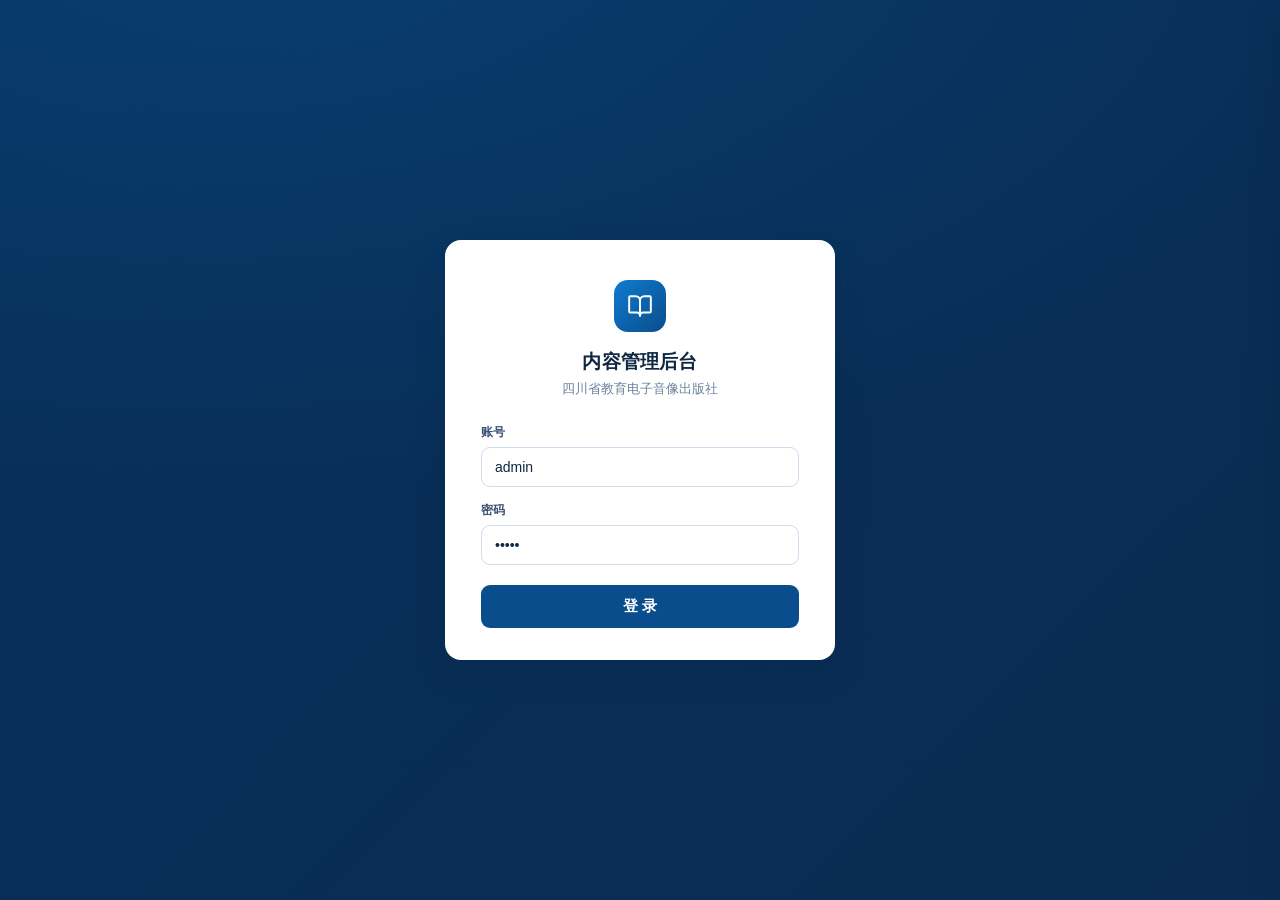
<file: admin.html>
<!DOCTYPE html>
<html lang="zh-CN">
<head>
<meta charset="UTF-8" />
<meta name="viewport" content="width=device-width, initial-scale=1.0" />
<title>内容管理后台 | 四川省教育电子音像出版社</title>
<style>
  :root{
    /* brand (与主站一致) */
    --primary:#0a4d8c; --primary-600:#0a4d8c; --primary-700:#083f73; --primary-dark:#072f5a;
    --secondary:#0f7bcf; --accent:#19d3c5; --accent-dark:#0fb0a5;
    /* surfaces */
    --bg:#eef3f9; --surface:#ffffff; --surface-2:#f7fafd;
    --ink:#0f2742; --ink-2:#3a5273; --muted:#6b829e; --faint:#9fb2c8;
    --border:#e1eaf3; --border-strong:#cfddec;
    /* semantic */
    --success:#0a9c5d; --success-bg:#e6f8f0; --danger:#d92d20; --danger-bg:#fdecea;
    --warn:#b9770a; --warn-bg:#fdf3e2; --info:#3257c5; --info-bg:#eef1fe;
    /* sidebar */
    --side:#0a2c52; --side-2:#072342; --side-ink:#b9cce2; --side-ink-dim:#7e98b6;
    /* effects */
    --ring:0 0 0 3px rgba(15,123,207,.25);
    --shadow-xs:0 1px 2px rgba(9,30,56,.06);
    --shadow-sm:0 2px 8px rgba(9,30,56,.07),0 1px 2px rgba(9,30,56,.05);
    --shadow-md:0 12px 34px rgba(9,30,56,.13);
    --r-sm:9px; --r-md:12px; --r-lg:16px;
  }
  *{box-sizing:border-box;margin:0;padding:0}
  html{-webkit-text-size-adjust:100%}
  body{font-family:-apple-system,BlinkMacSystemFont,"Segoe UI","PingFang SC","Microsoft YaHei",sans-serif;
    color:var(--ink);background:var(--bg);-webkit-font-smoothing:antialiased;font-size:14px;line-height:1.5}
  button{font-family:inherit;cursor:pointer;border:none;color:inherit}
  input,textarea,select{font-family:inherit;font-size:14px;color:var(--ink)}
  a{color:inherit;text-decoration:none}
  svg{display:block;flex:none}
  .num,.tnum{font-variant-numeric:tabular-nums}
  :focus-visible{outline:2px solid var(--secondary);outline-offset:2px}
  @media (prefers-reduced-motion:reduce){*{transition:none!important;animation:none!important}}

  /* ---------- Login ---------- */
  #login{position:fixed;inset:0;display:flex;align-items:center;justify-content:center;z-index:50;
    background:radial-gradient(1200px 600px at 20% -10%,#0f7bcf33,transparent),
               linear-gradient(135deg,var(--primary-dark),#0a2c52)}
  .login-card{background:var(--surface);border-radius:var(--r-lg);box-shadow:var(--shadow-md);
    padding:40px 36px 32px;width:min(390px,92vw);text-align:center}
  .login-logo{width:52px;height:52px;border-radius:14px;margin:0 auto 16px;display:flex;align-items:center;
    justify-content:center;color:#fff;background:linear-gradient(135deg,var(--secondary),var(--primary))}
  .login-card h1{font-size:19px;margin-bottom:4px;color:var(--ink);letter-spacing:.2px}
  .login-card>p{font-size:12.5px;color:var(--muted);margin-bottom:24px}
  .login-field{text-align:left;margin-bottom:14px}
  .login-field label{display:block;font-size:12px;font-weight:600;color:var(--ink-2);margin-bottom:6px}
  .login-card input{width:100%;padding:11px 13px;border:1px solid var(--border-strong);
    border-radius:var(--r-sm);outline:none;transition:.18s}
  .login-card input:focus{border-color:var(--secondary);box-shadow:var(--ring)}
  .login-card .btn-login{width:100%;padding:12px;border-radius:var(--r-sm);margin-top:6px;
    background:var(--primary);color:#fff;font-size:15px;font-weight:600;transition:.18s}
  .login-card .btn-login:hover{background:var(--primary-700)}
  .login-hint{margin-top:16px;font-size:12px;color:var(--faint)}

  /* ---------- Layout ---------- */
  #app{display:none}
  .layout{display:flex;min-height:100vh}
  aside{width:236px;background:linear-gradient(180deg,var(--side),var(--side-2));color:var(--side-ink);
    display:flex;flex-direction:column;position:fixed;top:0;bottom:0;left:0;z-index:20}
  .brand{display:flex;align-items:center;gap:11px;padding:18px 18px;
    border-bottom:1px solid rgba(255,255,255,.08)}
  .brand-mark{width:38px;height:38px;border-radius:10px;flex:none;display:flex;align-items:center;justify-content:center;
    color:#fff;background:linear-gradient(135deg,var(--secondary),var(--accent))}
  .brand-text{font-size:14px;font-weight:700;color:#fff;line-height:1.35}
  .brand-text small{display:block;font-weight:400;font-size:10.5px;color:var(--side-ink-dim);margin-top:2px;letter-spacing:.3px}
  .nav-label{padding:18px 20px 8px;font-size:10.5px;font-weight:600;letter-spacing:1px;
    text-transform:uppercase;color:var(--side-ink-dim)}
  nav{flex:1;padding:6px 12px;overflow:auto}
  .nav-item{position:relative;display:flex;align-items:center;gap:11px;padding:10px 12px;border-radius:9px;
    font-size:13.5px;color:var(--side-ink);cursor:pointer;margin-bottom:2px;transition:background .16s,color .16s}
  .nav-item .ico{width:18px;height:18px;opacity:.85}
  .nav-item:hover{background:rgba(255,255,255,.06);color:#fff}
  .nav-item.active{background:rgba(25,211,197,.14);color:#fff;font-weight:600}
  .nav-item.active .ico{opacity:1;color:var(--accent)}
  .nav-item.active::before{content:"";position:absolute;left:-12px;top:8px;bottom:8px;width:3px;
    border-radius:0 3px 3px 0;background:var(--accent)}
  .sidebar-foot{padding:12px;border-top:1px solid rgba(255,255,255,.08)}
  .sidebar-foot button{display:flex;align-items:center;justify-content:center;gap:8px;
    background:rgba(255,255,255,.08);color:#fff;width:100%;padding:10px;border-radius:9px;font-size:13px;
    transition:.16s}
  .sidebar-foot button:hover{background:rgba(255,255,255,.16)}

  main{margin-left:236px;flex:1;width:calc(100% - 236px);display:flex;flex-direction:column;min-height:100vh}
  .topbar{position:sticky;top:0;z-index:15;display:flex;align-items:center;gap:14px;
    padding:16px 28px;background:rgba(255,255,255,.85);backdrop-filter:blur(10px);
    border-bottom:1px solid var(--border)}
  .topbar .actions{margin-left:auto}
  #backBtn{flex:none}
  .topbar h2{font-size:18px;font-weight:700;color:var(--ink);letter-spacing:.2px}
  .topbar .sub{font-size:12.5px;color:var(--muted);margin-top:2px}
  #view{padding:24px 28px 40px}
  .actions{display:flex;gap:9px;align-items:center}

  /* ---------- Buttons ---------- */
  .btn{display:inline-flex;align-items:center;gap:7px;padding:9px 15px;border-radius:var(--r-sm);
    font-size:13px;font-weight:600;transition:background .16s,border-color .16s,box-shadow .16s,color .16s;
    white-space:nowrap;line-height:1}
  .btn svg{width:15px;height:15px}
  .btn-primary{background:var(--primary);color:#fff;box-shadow:var(--shadow-xs)}
  .btn-primary:hover{background:var(--primary-700)}
  .btn-ghost{background:var(--surface);color:var(--ink-2);border:1px solid var(--border-strong)}
  .btn-ghost:hover{border-color:var(--secondary);color:var(--primary)}
  .btn-danger{background:var(--surface);color:var(--danger);border:1px solid #f3c7c2}
  .btn-danger:hover{background:var(--danger-bg)}
  .btn-sm{padding:6px 10px;font-size:12px;border-radius:7px}
  .btn-sm svg{width:14px;height:14px}
  .icon-btn{display:inline-flex;align-items:center;justify-content:center;width:32px;height:32px;
    border-radius:8px;background:var(--surface);border:1px solid var(--border-strong);color:var(--ink-2);transition:.16s}
  .icon-btn svg{width:15px;height:15px}
  .icon-btn:hover{border-color:var(--secondary);color:var(--primary);background:var(--surface-2)}
  .icon-btn.danger:hover{border-color:#f3c7c2;color:var(--danger);background:var(--danger-bg)}

  /* ---------- Dashboard ---------- */
  .stat-grid{display:grid;grid-template-columns:repeat(auto-fill,minmax(200px,1fr));gap:16px;margin-bottom:24px}
  .stat-card{position:relative;background:var(--surface);border:1px solid var(--border);
    border-radius:var(--r-md);padding:18px 20px;box-shadow:var(--shadow-sm);overflow:hidden}
  .stat-card .chip{width:38px;height:38px;border-radius:10px;display:flex;align-items:center;justify-content:center;
    color:var(--primary);background:var(--info-bg);margin-bottom:14px}
  .stat-card .chip svg{width:20px;height:20px}
  .stat-card .num{font-size:28px;font-weight:700;color:var(--ink);line-height:1}
  .stat-card .lbl{font-size:12.5px;color:var(--muted);margin-top:6px}
  .stat-card .go{position:absolute;top:16px;right:16px;color:var(--faint);opacity:0;transition:.16s}
  .stat-card:hover .go{opacity:1}
  .stat-card .chip.warn{background:var(--warn-bg);color:var(--warn)}
  .stat-card .chip.success{background:var(--success-bg);color:var(--success)}
  .stat-card .num.warn{color:var(--warn)}
  .kpi-sub{font-size:11.5px;color:var(--muted);margin-top:6px}
  /* dashboard charts */
  .dash-2{display:grid;grid-template-columns:1.2fr 1fr;gap:18px;margin-bottom:18px}
  .dash-2.even{grid-template-columns:1fr 1fr}
  @media(max-width:1000px){.dash-2,.dash-2.even{grid-template-columns:1fr}}
  .panel-h{display:flex;align-items:center;justify-content:space-between;margin-bottom:16px}
  .panel-h h3{font-size:14px;color:var(--ink);display:flex;align-items:center;gap:8px;margin:0}
  .panel-h h3 svg{width:16px;height:16px;color:var(--secondary)}
  .panel-h .more{font-size:12px;color:var(--primary);cursor:pointer}
  .hb-row{display:grid;grid-template-columns:130px 1fr 40px;align-items:center;gap:12px;margin-bottom:11px;font-size:12.5px}
  .hb-row:last-child{margin-bottom:0}
  .hb-label{color:var(--ink-2);overflow:hidden;text-overflow:ellipsis;white-space:nowrap}
  .hb-track{height:10px;background:var(--surface-2);border-radius:6px;overflow:hidden}
  .hb-fill{height:100%;border-radius:6px;min-width:3px;transition:width .5s cubic-bezier(.4,0,.2,1)}
  .hb-val{text-align:right;font-weight:700;color:var(--ink)}
  .donut-wrap{display:flex;align-items:center;gap:22px}
  .donut-wrap svg{flex:none}
  .donut-legend{flex:1;display:flex;flex-direction:column;gap:11px}
  .lg-row{display:flex;align-items:center;gap:9px;font-size:13px;color:var(--ink-2)}
  .lg-dot{width:11px;height:11px;border-radius:3px;flex:none}
  .lg-row .v{margin-left:auto;font-weight:700;color:var(--ink);font-variant-numeric:tabular-nums}
  .lg-row .p{color:var(--muted);width:44px;text-align:right;font-variant-numeric:tabular-nums}
  .recent-row{display:flex;align-items:center;gap:10px;padding:10px 0;border-bottom:1px solid var(--border);font-size:13px;cursor:pointer}
  .recent-row:last-child{border:none}
  .recent-row:hover{background:var(--surface-2)}
  .recent-row .nm{font-weight:600;color:var(--ink)}
  .recent-row .ev{color:var(--muted);font-size:12px;overflow:hidden;text-overflow:ellipsis;white-space:nowrap;flex:1}
  .recent-row .dt{color:var(--faint);font-size:11.5px;white-space:nowrap}
  .biz-stats{display:grid;grid-template-columns:repeat(4,1fr);gap:14px}
  @media(max-width:760px){.biz-stats{grid-template-columns:repeat(2,1fr)}}
  .biz-item{display:flex;align-items:center;gap:12px;padding:14px 16px;border:1px solid var(--border);
    border-radius:var(--r-md);background:var(--surface-2)}
  .biz-dot{width:10px;height:10px;border-radius:3px;flex:none}
  .biz-num{font-size:22px;font-weight:700;color:var(--ink);line-height:1}
  .biz-lbl{font-size:12px;color:var(--muted);margin-top:5px}
  .dash-note{margin-top:16px;font-size:12px;color:var(--faint);line-height:1.7;text-align:center}
  .panel{background:var(--surface);border:1px solid var(--border);border-radius:var(--r-md);
    padding:20px 22px;box-shadow:var(--shadow-sm);margin-bottom:18px}
  .panel h3{font-size:14.5px;margin-bottom:8px;color:var(--ink);display:flex;align-items:center;gap:8px}
  .panel h3 svg{width:16px;height:16px;color:var(--secondary)}
  .panel p{font-size:13px;color:var(--ink-2);line-height:1.75}
  .panel code{background:var(--surface-2);border:1px solid var(--border);border-radius:5px;
    padding:1px 6px;font-size:12px;color:var(--primary)}

  /* ---------- Table ---------- */
  .card{background:var(--surface);border:1px solid var(--border);border-radius:var(--r-md);
    box-shadow:var(--shadow-sm);overflow:hidden}
  .toolbar{display:flex;gap:10px;padding:14px 16px;border-bottom:1px solid var(--border);align-items:center}
  .search-wrap{position:relative;flex:1;max-width:300px}
  .search-wrap svg{position:absolute;left:11px;top:50%;transform:translateY(-50%);width:15px;height:15px;color:var(--faint)}
  .toolbar input.search{width:100%;padding:8px 12px 8px 33px;border:1px solid var(--border-strong);
    border-radius:var(--r-sm);outline:none;transition:.16s}
  .toolbar input.search:focus{border-color:var(--secondary);box-shadow:var(--ring)}
  .toolbar select{padding:8px 28px 8px 11px;border:1px solid var(--border-strong);border-radius:var(--r-sm);
    outline:none;cursor:pointer;background:var(--surface) url("data:image/svg+xml,%3Csvg xmlns='http://www.w3.org/2000/svg' width='12' height='12' fill='none' stroke='%236b829e' stroke-width='2' viewBox='0 0 24 24'%3E%3Cpath d='M6 9l6 6 6-6'/%3E%3C/svg%3E") no-repeat right 10px center;-webkit-appearance:none;appearance:none}
  .toolbar select:focus{border-color:var(--secondary);box-shadow:var(--ring)}
  .table-scroll{overflow-x:auto}
  table{width:100%;border-collapse:collapse}
  th,td{text-align:left;padding:12px 16px;font-size:13px;border-bottom:1px solid var(--border);vertical-align:middle}
  th{font-size:11.5px;color:var(--muted);font-weight:600;background:var(--surface-2);letter-spacing:.3px;
    position:sticky;top:0;white-space:nowrap}
  td{color:var(--ink-2)}
  tbody tr:last-child td{border-bottom:none}
  tbody tr{transition:background .12s}
  tbody tr:hover{background:var(--surface-2)}
  .tag{display:inline-block;background:var(--info-bg);color:var(--info);padding:2px 9px;border-radius:6px;font-size:11px;margin:1px 2px;font-weight:500}
  .badge{display:inline-flex;align-items:center;gap:4px;padding:3px 9px;border-radius:6px;font-size:11px;font-weight:600}
  .badge::before{content:"";width:5px;height:5px;border-radius:50%;background:currentColor}
  .badge.new,.badge.open{background:var(--success-bg);color:var(--success)}
  .badge.hot,.badge.ended{background:var(--danger-bg);color:var(--danger)}
  .badge.free,.badge.soon{background:var(--warn-bg);color:var(--warn)}
  .row-actions{display:flex;gap:6px;justify-content:flex-end}
  .empty{padding:56px 20px;text-align:center;color:var(--muted);font-size:13.5px}
  .empty svg{width:38px;height:38px;color:var(--faint);margin:0 auto 12px}
  td.cover{width:80px}
  .mini-cover{width:38px;height:50px;border-radius:6px;display:flex;align-items:center;justify-content:center;
    font-size:18px;color:#fff;box-shadow:var(--shadow-xs)}

  /* ---------- Drawer ---------- */
  .overlay{position:fixed;inset:0;background:rgba(9,30,56,.5);display:none;z-index:60;opacity:0;transition:opacity .2s}
  .overlay.show{display:block;opacity:1}
  .drawer{position:fixed;top:0;right:0;bottom:0;width:min(560px,96vw);background:var(--surface);
    box-shadow:var(--shadow-md);transform:translateX(100%);transition:transform .28s cubic-bezier(.4,0,.2,1);z-index:61;
    display:flex;flex-direction:column}
  .drawer.show{transform:translateX(0)}
  .drawer-head{padding:18px 22px;border-bottom:1px solid var(--border);display:flex;align-items:center;justify-content:space-between}
  .drawer-head h3{font-size:16px;color:var(--ink)}
  .drawer-head .x{display:flex;width:32px;height:32px;border-radius:8px;align-items:center;justify-content:center;
    color:var(--muted);background:none;transition:.16s}
  .drawer-head .x:hover{background:var(--surface-2);color:var(--ink)}
  .drawer-body{flex:1;overflow:auto;padding:20px 22px}
  .drawer-foot{padding:14px 22px;border-top:1px solid var(--border);display:flex;gap:10px;justify-content:flex-end}

  /* ---------- Forms ---------- */
  .form-card{max-width:880px}
  .field{margin-bottom:16px}
  .field label{display:block;font-size:12.5px;font-weight:600;margin-bottom:6px;color:var(--ink-2)}
  .field label .req{color:var(--danger);margin-left:3px}
  .field .hint{font-size:11px;color:var(--muted);font-weight:400;margin-left:6px}
  .field input,.field textarea,.field select{width:100%;padding:9px 12px;border:1px solid var(--border-strong);
    border-radius:var(--r-sm);outline:none;resize:vertical;transition:.16s;background:var(--surface)}
  .field input:focus,.field textarea:focus,.field select:focus{border-color:var(--secondary);box-shadow:var(--ring)}
  .field input[type=color]{height:40px;padding:4px;cursor:pointer}
  .field textarea{min-height:96px;line-height:1.65}
  .field-row{display:flex;gap:14px}
  .field-row .field{flex:1}
  .form-section{display:flex;align-items:center;gap:8px;margin:24px 0 14px;font-size:13px;font-weight:700;
    color:var(--ink);padding-bottom:8px;border-bottom:1px solid var(--border)}
  .form-section::before{content:"";width:3px;height:14px;border-radius:2px;background:var(--secondary)}
  .form-section:first-child{margin-top:0}
  .upload-wrap{display:flex;flex-direction:column;gap:9px;align-items:flex-start}
  .upload-img{width:180px;max-width:100%;border:1.5px dashed var(--border-strong);border-radius:var(--r-md);
    background:var(--surface-2);display:flex;align-items:center;justify-content:center;overflow:hidden;color:var(--faint)}
  .upload-img img{width:100%;height:100%;object-fit:cover}
  .upload-img .ph{display:flex;flex-direction:column;align-items:center;gap:6px;font-size:12px;padding:18px}
  .upload-img .ph svg{width:24px;height:24px}
  .upload-btns{display:flex;gap:8px}
  .file-row{display:flex;align-items:center;justify-content:space-between;gap:12px;width:100%;
    background:var(--surface-2);border:1px solid var(--border);border-radius:var(--r-sm);padding:9px 12px;font-size:13px}
  .file-row .fname{display:flex;align-items:center;gap:8px;min-width:0}
  .file-row .fname svg{width:16px;height:16px;color:var(--secondary)}
  .rep-item{width:100%;border:1px solid var(--border);border-radius:var(--r-md);padding:16px;margin-bottom:10px;background:var(--surface-2)}
  .rep-head{display:flex;justify-content:space-between;align-items:center;margin-bottom:12px;font-weight:700;font-size:12.5px;color:var(--primary)}
  .rep-head .seq{display:inline-flex;align-items:center;justify-content:center;width:22px;height:22px;border-radius:50%;
    background:var(--primary);color:#fff;font-size:11px;margin-right:7px}
  /* 富内容编辑器 */
  .rc-editor{width:100%;border:1px solid var(--border);border-radius:var(--r-md);padding:12px;background:var(--surface-2)}
  .rc-block{background:var(--surface);border:1px solid var(--border);border-radius:var(--r-sm);padding:12px;margin-bottom:10px}
  .rc-head{display:flex;align-items:center;justify-content:space-between;margin-bottom:9px;
    font-size:12px;font-weight:600;color:var(--primary)}
  .rc-head .icon-btn{width:28px;height:28px}
  .rc-ops{display:flex;gap:5px}
  .rc-add{display:flex;gap:8px;flex-wrap:wrap;padding-top:4px}
  .rep-item.dragging{opacity:.45;border-color:var(--secondary)}
  .rep-item.drop-target{border-color:var(--secondary);box-shadow:var(--ring)}
  .rep-handle{display:inline-flex;align-items:center;cursor:grab;color:var(--faint);margin-right:2px}
  .rep-handle:active{cursor:grabbing}
  .rep-head .left{display:flex;align-items:center;gap:4px}

  /* 学生 / 作品收集 */
  .stu{line-height:1.4}
  .stu b{font-weight:600;color:var(--ink)}
  .stu small{display:block;color:var(--muted);font-size:11.5px;margin-top:1px}
  .work-cell{display:flex;align-items:center;gap:10px}
  .work-thumb{width:42px;height:42px;border-radius:8px;flex:none;overflow:hidden;cursor:pointer;
    display:flex;align-items:center;justify-content:center;color:#fff;box-shadow:var(--shadow-xs);transition:.16s}
  .work-thumb:hover{transform:scale(1.05)}
  .work-thumb img{width:100%;height:100%;object-fit:cover}
  .reviewer{display:inline-flex;align-items:center;gap:6px}
  .reviewer .av{width:22px;height:22px;border-radius:50%;background:var(--info-bg);color:var(--info);
    display:inline-flex;align-items:center;justify-content:center;font-size:11px;font-weight:600;flex:none}
  .badge.pending{background:var(--warn-bg);color:var(--warn)}
  .badge.reviewed{background:var(--info-bg);color:var(--info)}
  .badge.shortlisted{background:var(--success-bg);color:var(--success)}

  /* Lightbox */
  .lightbox-card{position:fixed;top:50%;left:50%;transform:translate(-50%,-50%);width:min(680px,94vw);
    max-height:90vh;background:var(--surface);border-radius:var(--r-lg);box-shadow:var(--shadow-md);
    display:flex;flex-direction:column;overflow:hidden}
  .lightbox-head{display:flex;align-items:center;justify-content:space-between;padding:16px 20px;border-bottom:1px solid var(--border)}
  .lightbox-head h3{font-size:15px;color:var(--ink)}
  .lightbox-head .x{display:flex;width:32px;height:32px;border-radius:8px;align-items:center;justify-content:center;color:var(--muted);background:none;transition:.16s}
  .lightbox-head .x:hover{background:var(--surface-2);color:var(--ink)}
  .lightbox-body{padding:20px;overflow:auto}
  .lightbox-body img{width:100%;border-radius:var(--r-md);display:block}
  .lb-meta{display:grid;grid-template-columns:repeat(2,1fr);gap:10px 18px;margin-bottom:16px}
  .lb-meta div{font-size:13px}
  .lb-meta span{color:var(--muted);margin-right:6px}
  .lb-file{display:flex;align-items:center;gap:12px;padding:18px;border:1px dashed var(--border-strong);
    border-radius:var(--r-md);background:var(--surface-2);font-size:13.5px;color:var(--ink-2)}
  .lb-files{display:grid;grid-template-columns:repeat(auto-fill,minmax(180px,1fr));gap:14px}
  .lb-fitem{border:1px solid var(--border);border-radius:var(--r-md);overflow:hidden;background:var(--surface)}
  .lb-fitem img{width:100%;height:130px;object-fit:cover;display:block}
  .lb-fph{height:130px;display:flex;flex-direction:column;align-items:center;justify-content:center;gap:8px;
    background:var(--surface-2);color:var(--muted);font-size:12px}
  .lb-fitem figcaption{display:flex;align-items:center;gap:6px;padding:9px 11px;font-size:12px;color:var(--ink-2);
    border-top:1px solid var(--border);overflow:hidden;white-space:nowrap;text-overflow:ellipsis}

  /* 专家管理 */
  .expert-add{display:flex;gap:8px;flex-wrap:wrap;align-items:flex-end;background:var(--surface-2);
    border:1px solid var(--border);border-radius:var(--r-md);padding:14px;margin-bottom:14px}
  .expert-add .f{flex:1;min-width:120px}
  .expert-add .f label{display:block;font-size:12px;font-weight:600;color:var(--ink-2);margin-bottom:5px}
  .expert-add input{width:100%;padding:8px 11px;border:1px solid var(--border-strong);border-radius:var(--r-sm);outline:none;transition:.16s}
  .expert-add input:focus{border-color:var(--secondary);box-shadow:var(--ring)}
  .expert-row{display:flex;align-items:center;gap:12px;padding:12px 14px;border:1px solid var(--border);
    border-radius:var(--r-md);margin-bottom:9px}
  .expert-row .av{width:36px;height:36px;border-radius:50%;flex:none;display:flex;align-items:center;justify-content:center;
    font-weight:600;color:#fff;background:linear-gradient(135deg,var(--secondary),var(--primary))}
  .expert-row .info{flex:1;min-width:0}
  .expert-row .info b{font-size:14px;color:var(--ink)}
  .expert-row .info small{display:block;color:var(--muted);font-size:12px;margin-top:1px}
  .expert-row .cnt{font-size:12px;color:var(--info);background:var(--info-bg);padding:3px 9px;border-radius:20px;font-weight:600;white-space:nowrap}
  .expert-row .ops{display:flex;gap:6px}
  .expert-foot{display:flex;justify-content:space-between;align-items:center;margin-top:14px;
    padding-top:14px;border-top:1px solid var(--border);font-size:12.5px;color:var(--muted)}

  /* 评审详情 */
  .review-card{display:flex;gap:16px;align-items:stretch}
  .rv-score{flex:none;width:118px;border-radius:var(--r-md);color:#fff;display:flex;flex-direction:column;
    align-items:center;justify-content:center;padding:16px;background:linear-gradient(135deg,var(--secondary),var(--primary))}
  .rv-score b{font-size:42px;line-height:1;font-weight:700}
  .rv-score span{font-size:12.5px;opacity:.85;margin-top:5px}
  .rv-side{flex:1;display:flex;flex-direction:column;justify-content:center;gap:12px}
  .rv-line{display:flex;align-items:center;justify-content:space-between;gap:12px;font-size:13px;color:var(--muted);
    border-bottom:1px solid var(--border);padding-bottom:11px}
  .rv-line>span:last-child{color:var(--ink);font-weight:500}
  .rv-comment{font-size:14px;line-height:1.85;color:var(--ink-2);background:var(--surface-2);
    border:1px solid var(--border);border-radius:var(--r-md);padding:16px 18px}
  .src-tag{display:inline-block;padding:2px 9px;border-radius:6px;font-size:11px;font-weight:600;white-space:nowrap}
  .src-tag.individual{background:var(--info-bg);color:var(--info)}
  .src-tag.org{background:#fef3e2;color:#b9770a}
  .review-empty{text-align:center;color:var(--muted);padding:38px 16px}
  .review-empty svg{color:var(--faint);margin:0 auto 10px}
  .review-empty small{display:block;margin-top:8px}

  /* ---------- Toast ---------- */
  .toast{position:fixed;bottom:26px;left:50%;transform:translateX(-50%) translateY(16px);
    background:var(--ink);color:#fff;padding:11px 20px;border-radius:10px;font-size:13px;display:flex;align-items:center;gap:9px;
    opacity:0;pointer-events:none;transition:.25s;z-index:80;box-shadow:var(--shadow-md)}
  .toast svg{width:16px;height:16px;color:var(--accent)}
  .toast.show{opacity:1;transform:translateX(-50%) translateY(0)}

  @media(max-width:900px){
    aside{width:66px}
    .brand-text,.nav-label,.nav-item span:not(.ico),.sidebar-foot button span{display:none}
    .brand{justify-content:center;padding:18px 0}
    .nav-item{justify-content:center;padding:11px 0}
    .nav-item.active::before{display:none}
    main{margin-left:66px;width:calc(100% - 66px)}
    .topbar,#view{padding-left:16px;padding-right:16px}
    .field-row{flex-direction:column;gap:0}
  }
</style>
</head>
<body>

<!-- ============ LOGIN ============ -->
<div id="login">
  <div class="login-card">
    <div class="login-logo">
      <svg width="26" height="26" viewBox="0 0 24 24" fill="none" stroke="currentColor" stroke-width="1.8" stroke-linecap="round" stroke-linejoin="round"><path d="M12 7v14"/><path d="M3 18a1 1 0 0 1-1-1V4a1 1 0 0 1 1-1h5a4 4 0 0 1 4 4 4 4 0 0 1 4-4h5a1 1 0 0 1 1 1v13a1 1 0 0 1-1 1h-6a3 3 0 0 0-3 3 3 3 0 0 0-3-3z"/></svg>
    </div>
    <h1>内容管理后台</h1>
    <p>四川省教育电子音像出版社</p>
    <div class="login-field"><label>账号</label><input id="loginUser" placeholder="请输入账号" value="admin" /></div>
    <div class="login-field"><label>密码</label><input id="loginPass" type="password" placeholder="请输入密码" value="admin" /></div>
    <button class="btn-login" onclick="doLogin()">登 录</button>
  </div>
</div>

<!-- ============ APP ============ -->
<div id="app">
<div class="layout">
  <aside>
    <div class="brand">
      <div class="brand-mark">
        <svg width="22" height="22" viewBox="0 0 24 24" fill="none" stroke="currentColor" stroke-width="1.8" stroke-linecap="round" stroke-linejoin="round"><path d="M12 7v14"/><path d="M3 18a1 1 0 0 1-1-1V4a1 1 0 0 1 1-1h5a4 4 0 0 1 4 4 4 4 0 0 1 4-4h5a1 1 0 0 1 1 1v13a1 1 0 0 1-1 1h-6a3 3 0 0 0-3 3 3 3 0 0 0-3-3z"/></svg>
      </div>
      <div class="brand-text">四川教育电子音像<small>内容管理后台</small></div>
    </div>
    <div class="nav-label">内容管理</div>
    <nav id="nav"></nav>
    <div class="sidebar-foot">
      <button onclick="logout()">
        <svg width="16" height="16" viewBox="0 0 24 24" fill="none" stroke="currentColor" stroke-width="1.8" stroke-linecap="round" stroke-linejoin="round"><path d="M9 21H5a2 2 0 0 1-2-2V5a2 2 0 0 1 2-2h4"/><path d="M16 17l5-5-5-5"/><path d="M21 12H9"/></svg>
        <span>退出登录</span>
      </button>
    </div>
  </aside>
  <main>
    <div class="topbar">
      <button id="backBtn" class="btn btn-ghost" style="display:none" onclick="onBack()">
        <svg viewBox="0 0 24 24" fill="none" stroke="currentColor" stroke-width="2" stroke-linecap="round" stroke-linejoin="round"><path d="M19 12H5"/><path d="M12 19l-7-7 7-7"/></svg><span id="backLabel">返回列表</span></button>
      <div>
        <h2 id="pageTitle">仪表盘</h2>
        <div class="sub" id="pageSub"></div>
      </div>
      <div class="actions" id="pageActions"></div>
    </div>
    <div id="view"></div>
  </main>
</div>
</div>

<!-- Drawer (form) -->
<div class="overlay" id="overlay" onclick="if(event.target===this)closeDrawer()"></div>
<div class="drawer" id="drawer">
  <div class="drawer-head">
    <h3 id="drawerTitle">编辑</h3>
    <button class="x" onclick="closeDrawer()" aria-label="关闭">
      <svg viewBox="0 0 24 24" fill="none" stroke="currentColor" stroke-width="2" stroke-linecap="round" stroke-linejoin="round"><path d="M18 6L6 18"/><path d="M6 6l12 12"/></svg>
    </button>
  </div>
  <div class="drawer-body" id="drawerBody"></div>
  <div class="drawer-foot">
    <button class="btn btn-ghost" onclick="closeDrawer()">取消</button>
    <button class="btn btn-primary" onclick="saveForm()">保存</button>
  </div>
</div>

<!-- Lightbox (作品预览) -->
<div class="overlay" id="lightbox" onclick="if(event.target===this)closeLightbox()">
  <div class="lightbox-card">
    <div class="lightbox-head">
      <h3 id="lbTitle">作品预览</h3>
      <button class="x" onclick="closeLightbox()" aria-label="关闭">
        <svg viewBox="0 0 24 24" fill="none" stroke="currentColor" stroke-width="2" stroke-linecap="round" stroke-linejoin="round"><path d="M18 6L6 18"/><path d="M6 6l12 12"/></svg>
      </button>
    </div>
    <div class="lightbox-body" id="lbBody"></div>
  </div>
</div>

<!-- 评审专家管理 -->
<div class="overlay" id="expertOverlay" onclick="if(event.target===this)closeExperts()">
  <div class="lightbox-card" style="width:min(600px,94vw)">
    <div class="lightbox-head">
      <h3>评审专家管理</h3>
      <button class="x" onclick="closeExperts()" aria-label="关闭">
        <svg viewBox="0 0 24 24" fill="none" stroke="currentColor" stroke-width="2" stroke-linecap="round" stroke-linejoin="round"><path d="M18 6L6 18"/><path d="M6 6l12 12"/></svg>
      </button>
    </div>
    <div class="lightbox-body" id="expertBody"></div>
  </div>
</div>

<!-- 手动添加作品 -->
<div class="overlay" id="subOverlay" onclick="if(event.target===this)closeAddSubmission()">
  <div class="lightbox-card" style="width:min(640px,94vw)">
    <div class="lightbox-head">
      <h3>手动添加作品</h3>
      <button class="x" onclick="closeAddSubmission()" aria-label="关闭">
        <svg viewBox="0 0 24 24" fill="none" stroke="currentColor" stroke-width="2" stroke-linecap="round" stroke-linejoin="round"><path d="M18 6L6 18"/><path d="M6 6l12 12"/></svg>
      </button>
    </div>
    <div class="lightbox-body" id="subFormBody"></div>
    <div class="drawer-foot">
      <button class="btn btn-ghost" onclick="closeAddSubmission()">取消</button>
      <button class="btn btn-primary" onclick="saveNewSubmission()">保存</button>
    </div>
  </div>
</div>

<div class="toast" id="toast"></div>

<script>
/* ============================================================
   图标系统（Lucide 风格内联 SVG，取代 emoji）
============================================================ */
const ICON_PATHS={
  dashboard:'<rect x="3" y="3" width="7" height="9" rx="1"/><rect x="14" y="3" width="7" height="5" rx="1"/><rect x="14" y="12" width="7" height="9" rx="1"/><rect x="3" y="16" width="7" height="5" rx="1"/>',
  book:'<path d="M4 19.5A2.5 2.5 0 0 1 6.5 17H20"/><path d="M6.5 2H20v20H6.5A2.5 2.5 0 0 1 4 19.5v-15A2.5 2.5 0 0 1 6.5 2z"/>',
  trophy:'<path d="M6 9H4.5a2.5 2.5 0 0 1 0-5H6"/><path d="M18 9h1.5a2.5 2.5 0 0 0 0-5H18"/><path d="M4 22h16"/><path d="M10 14.66V17c0 .55-.47.98-.97 1.21C7.85 18.75 7 20.24 7 22"/><path d="M14 14.66V17c0 .55.47.98.97 1.21C16.15 18.75 17 20.24 17 22"/><path d="M18 2H6v7a6 6 0 0 0 12 0V2z"/>',
  video:'<path d="m22 8-6 4 6 4V8z"/><rect x="2" y="6" width="14" height="12" rx="2"/>',
  megaphone:'<path d="m3 11 18-5v12L3 14v-3z"/><path d="M11.6 16.8a3 3 0 1 1-5.8-1.6"/>',
  image:'<rect x="3" y="3" width="18" height="18" rx="2"/><circle cx="9" cy="9" r="2"/><path d="m21 15-3.086-3.086a2 2 0 0 0-2.828 0L6 21"/>',
  plus:'<path d="M5 12h14"/><path d="M12 5v14"/>',
  edit:'<path d="M11 4H4a2 2 0 0 0-2 2v14a2 2 0 0 0 2 2h14a2 2 0 0 0 2-2v-7"/><path d="M18.5 2.5a2.12 2.12 0 0 1 3 3L12 15l-4 1 1-4 9.5-9.5z"/>',
  trash:'<path d="M3 6h18"/><path d="M19 6v14a2 2 0 0 1-2 2H7a2 2 0 0 1-2-2V6m3 0V4a2 2 0 0 1 2-2h4a2 2 0 0 1 2 2v2"/>',
  download:'<path d="M21 15v4a2 2 0 0 1-2 2H5a2 2 0 0 1-2-2v-4"/><path d="M7 10l5 5 5-5"/><path d="M12 15V3"/>',
  upload:'<path d="M21 15v4a2 2 0 0 1-2 2H5a2 2 0 0 1-2-2v-4"/><path d="M17 8l-5-5-5 5"/><path d="M12 3v12"/>',
  refresh:'<path d="M3 12a9 9 0 0 1 9-9 9.75 9.75 0 0 1 6.74 2.74L21 8"/><path d="M21 3v5h-5"/><path d="M21 12a9 9 0 0 1-9 9 9.75 9.75 0 0 1-6.74-2.74L3 16"/><path d="M3 21v-5h5"/>',
  search:'<circle cx="11" cy="11" r="8"/><path d="m21 21-4.3-4.3"/>',
  grip:'<circle cx="9" cy="6" r="1"/><circle cx="9" cy="12" r="1"/><circle cx="9" cy="18" r="1"/><circle cx="15" cy="6" r="1"/><circle cx="15" cy="12" r="1"/><circle cx="15" cy="18" r="1"/>',
  eye:'<path d="M2 12s3-7 10-7 10 7 10 7-3 7-10 7-10-7-10-7z"/><circle cx="12" cy="12" r="3"/>',
  folder:'<path d="M20 20a2 2 0 0 0 2-2V8a2 2 0 0 0-2-2h-7.9a2 2 0 0 1-1.69-.9L9.6 3.9A2 2 0 0 0 7.93 3H4a2 2 0 0 0-2 2v13a2 2 0 0 0 2 2z"/>',
  users:'<path d="M16 21v-2a4 4 0 0 0-4-4H6a4 4 0 0 0-4 4v2"/><circle cx="9" cy="7" r="4"/><path d="M22 21v-2a4 4 0 0 0-3-3.87"/><path d="M16 3.13a4 4 0 0 1 0 7.75"/>',
  copy:'<rect x="9" y="9" width="13" height="13" rx="2"/><path d="M5 15H4a2 2 0 0 1-2-2V4a2 2 0 0 1 2-2h9a2 2 0 0 1 2 2v1"/>',
  link:'<path d="M10 13a5 5 0 0 0 7.54.54l3-3a5 5 0 0 0-7.07-7.07l-1.72 1.71"/><path d="M14 11a5 5 0 0 0-7.54-.54l-3 3a5 5 0 0 0 7.07 7.07l1.71-1.71"/>',
  shuffle:'<path d="M16 3h5v5"/><path d="M4 20 21 3"/><path d="M21 16v5h-5"/><path d="m15 15 6 6"/><path d="M4 4l5 5"/>',
  up:'<path d="m18 15-6-6-6 6"/>',
  down:'<path d="m6 9 6 6 6-6"/>',
  cart:'<circle cx="8" cy="21" r="1"/><circle cx="19" cy="21" r="1"/><path d="M2.05 2.05h2l2.66 12.42a2 2 0 0 0 2 1.58h9.78a2 2 0 0 0 1.95-1.57l1.65-7.43H5.12"/>',
  save:'<path d="M19 21H5a2 2 0 0 1-2-2V5a2 2 0 0 1 2-2h11l5 5v11a2 2 0 0 1-2 2z"/><path d="M17 21v-8H7v8"/><path d="M7 3v5h8"/>',
  info:'<circle cx="12" cy="12" r="10"/><path d="M12 16v-4"/><path d="M12 8h.01"/>',
  rocket:'<path d="M4.5 16.5c-1.5 1.26-2 5-2 5s3.74-.5 5-2c.71-.84.7-2.13-.09-2.91a2.18 2.18 0 0 0-2.91-.09z"/><path d="m12 15-3-3a22 22 0 0 1 2-3.95A12.88 12.88 0 0 1 22 2c0 2.72-.78 7.5-6 11a22.35 22.35 0 0 1-4 2z"/><path d="M9 12H4s.55-3.03 2-4c1.62-1.08 5 0 5 0"/><path d="M12 15v5s3.03-.55 4-2c1.08-1.62 0-5 0-5"/>',
  inbox:'<path d="M22 12h-6l-2 3h-4l-2-3H2"/><path d="M5.45 5.11 2 12v6a2 2 0 0 0 2 2h16a2 2 0 0 0 2-2v-6l-3.45-6.89A2 2 0 0 0 16.76 4H7.24a2 2 0 0 0-1.79 1.11z"/>',
  check:'<path d="M20 6 9 17l-5-5"/>',
};
function ICON(name,size){
  const p=ICON_PATHS[name]||ICON_PATHS.info;
  return `<svg viewBox="0 0 24 24" width="${size||18}" height="${size||18}" fill="none" stroke="currentColor" stroke-width="2" stroke-linecap="round" stroke-linejoin="round">${p}</svg>`;
}
const MODULE_ICONS={books:'book',events:'trophy',services:'cart',announcements:'megaphone',banners:'image'};

/* ============================================================
   数据模型定义（schema）—— 后台所有模块由此驱动
   后续接后端时，把 store 的读写换成 API 调用即可。
============================================================ */
const SCHEMAS = {
  books: {
    title:'电子书', icon:'📖', sub:'管理电子书库的图书条目',
    fullpage:true,
    // 列表展示的列
    columns:[
      {key:'_cover', label:'封面'},
      {key:'title', label:'书名'},
      {key:'author', label:'作者'},
      {key:'cat', label:'分类', map:{textbook:'数字教材',research:'研究著作',contest:'赛事作品',annals:'年鉴志书',heritage:'非遗文化'}},
      {key:'year', label:'年份'},
      {key:'_bookfile', label:'书籍文件', bookfile:true},
      {key:'badge', label:'标记', type:'badge'},
    ],
    search:['title','author'],
    filter:{key:'cat', label:'分类', options:{textbook:'数字教材',research:'研究著作',contest:'赛事作品',annals:'年鉴志书',heritage:'非遗文化'}},
    // 表单字段
    fields:[
      {key:'_g1', label:'基本信息', type:'divider'},
      {key:'title', label:'书名', type:'text', required:true},
      {key:'cover', label:'封面图片', type:'image', ratio:'3 / 4', hint:'建议 600×800px，比例 3∶4（竖版书封）'},
      {row:[{key:'author', label:'作者', type:'text'},{key:'cat', label:'分类', type:'select', options:{textbook:'数字教材',research:'研究著作',contest:'赛事作品',annals:'年鉴志书',heritage:'非遗文化'}}]},
      {row:[{key:'year', label:'年份', type:'text'},{key:'pages', label:'页数', type:'text', hint:'如 312页'}]},
      {row:[{key:'badge', label:'标记', type:'select', options:{'':'无',new:'新书',hot:'热门',free:'免费'}},{key:'icon', label:'无封面时占位图标', type:'text', hint:'emoji，如 📖'}]},
      {row:[{key:'color1', label:'占位色 起', type:'color'},{key:'color2', label:'占位色 止', type:'color'}]},
      {key:'tags', label:'标签', type:'tags', hint:'逗号分隔'},
      {key:'_g2', label:'内容简介', type:'divider'},
      {key:'intro', label:'简介', type:'textarea'},
      {key:'_g3', label:'电子书文件', type:'divider'},
      {key:'bookFiles', label:'书籍文件', type:'files', accept:'.pdf,.epub,application/pdf,application/epub+zip', hint:'上传整本电子书，支持 PDF / EPUB（可同时上传两种格式）'},
    ],
  },
  events: {
    title:'赛事活动', icon:'🏆', sub:'管理征集活动与赛事（字段对应主站赛事卡片）',
    fullpage:true,
    columns:[
      {key:'_cover', label:'封面', evt:true},
      {key:'title', label:'赛事名称'},
      {key:'status', label:'状态', type:'badge', map:{open:'报名中',soon:'即将开始',ended:'已结束'}},
      {key:'deadline', label:'报名截止'},
      {key:'audience', label:'参赛对象'},
      {key:'_count', label:'报名人数', count:true},
      {key:'_works', label:'收集作品', works:true},
    ],
    search:['title','organizer'],
    filter:{key:'status', label:'状态', options:{open:'报名中',soon:'即将开始',ended:'已结束'}},
    fields:[
      {key:'_g1', label:'基本信息', type:'divider'},
      {key:'title', label:'赛事名称', type:'text', required:true},
      {key:'cover', label:'赛事封面', type:'image', ratio:'420 / 148', hint:'建议 840×296px，比例约 2.85∶1（横版 Banner）'},
      {key:'summary', label:'赛事描述', type:'textarea', hint:'卡片正文（列表卡片上的简短介绍）'},
      {row:[{key:'status', label:'状态', type:'select', options:{open:'报名中',soon:'即将开始',ended:'已结束'}},{key:'deadline', label:'报名截止', type:'text', hint:'如 2026年8月15日'}]},
      {key:'audience', label:'参赛对象', type:'text', hint:'如 全国中小学生'},
      {key:'count', label:'报名人数', type:'countsource'},
      {key:'link', label:'详情页链接', type:'text', hint:'如 event-detail.html'},
      {key:'_g2', label:'大赛介绍', type:'divider'},
      {key:'detail', label:'大赛介绍', type:'richcontent', hint:'支持文字 / 图片 / 视频混排，可拖动排序'},
      {key:'_g3', label:'赛程安排', type:'divider'},
      {key:'schedule', label:'赛程流程（可拖拽排序）', type:'repeater', itemName:'流程', addLabel:'+ 添加流程', draggable:true,
        item:[
          {key:'title', label:'标题', hint:'阶段名称，如 大赛启动'},
          {key:'subtitle', label:'副标题', hint:'多为时间，如 2026年4月1日'},
        ]},
      {key:'_gc', label:'绑定课程', type:'divider'},
      {key:'courseTitle', label:'课程名称', type:'text', hint:'与赛事关联的一节视频课，如 科幻创作技法'},
      {key:'courseVideo', label:'课程视频', type:'video', hint:'上传一节视频课，支持 MP4 / WebM 格式'},
      {key:'_g4', label:'主办单位信息', type:'divider'},
      {row:[{key:'organizer', label:'主办单位', type:'text'},{key:'coOrganizer', label:'承办单位', type:'text'}]},
      {row:[{key:'email', label:'官方邮箱', type:'text', hint:'如 sceav@sceav.online'},{key:'phone', label:'咨询电话', type:'text', hint:'如 028-86669129'}]},
      {key:'_g6', label:'相关附件', type:'divider'},
      {key:'files', label:'赛事附件', type:'files', hint:'报名表 / 章程等，可多个，支持 Word / Excel / PPT / PDF'},
    ],
  },
  services: {
    title:'赛事服务', icon:'🛒', sub:'管理参赛素材商品（集训平台 / 教程 / 工具 / 资料），对应前端「赛事服务」页',
    fullpage:true,
    columns:[
      {key:'_cover', label:'封面', svc:true},
      {key:'title', label:'素材名称'},
      {key:'comp', label:'所属赛事'},
      {key:'cat', label:'类型', map:{platform:'集训平台',course:'教程指导',tool:'绘画工具',material:'写作资料',other:'其他'}},
      {key:'_price', label:'价格', price2:true},
    ],
    search:['title','comp'],
    filter:{key:'cat', label:'类型', options:{platform:'集训平台',course:'教程指导',tool:'绘画工具',material:'写作资料',other:'其他'}},
    fields:[
      {key:'_g1', label:'基本信息', type:'divider'},
      {key:'title', label:'素材名称', type:'text', required:true, hint:'如 集训与实训平台'},
      {key:'cover', label:'素材封面', type:'image', ratio:'4 / 3', hint:'建议 320×240px，比例 4∶3'},
      {row:[{key:'comp', label:'所属赛事', type:'text', hint:'关联的赛事名称'},{key:'cat', label:'素材类型', type:'select', options:{platform:'集训平台',course:'教程指导',tool:'绘画工具',material:'写作资料',other:'其他'}}]},
      {key:'tagColor', label:'赛事标签颜色', type:'select', options:{'0':'蓝色','1':'绿色','2':'靛蓝','3':'青色'}, hint:'对应前端赛事彩色标签'},
      {key:'_g2', label:'价格与购买', type:'divider'},
      {row:[{key:'price', label:'现价（元）', type:'number'},{key:'orig', label:'原价（元）', type:'number', hint:'选填，显示划线价'}]},
      {key:'url', label:'购买链接', type:'text', hint:'如 https://www.jd.com/...（京东/天猫等）'},
      {key:'_g3', label:'素材说明', type:'divider'},
      {key:'desc', label:'素材简介', type:'textarea', hint:'选填'},
    ],
  },
  announcements: {
    title:'通知公告', icon:'📢', sub:'管理站点通知公告，字段对应前端通知公告页',
    fullpage:true,
    columns:[
      {key:'title', label:'标题'},
      {key:'cat', label:'分类', map:{notice:'重要通知',contest:'赛事活动',publish:'出版服务',submit:'征稿启事',platform:'平台公告',coop:'合作征集'}},
      {key:'date', label:'发布日期'},
      {key:'pinned', label:'置顶', type:'bool'},
      {key:'hot', label:'热点', type:'bool'},
    ],
    search:['title'],
    filter:{key:'cat', label:'分类', options:{notice:'重要通知',contest:'赛事活动',publish:'出版服务',submit:'征稿启事',platform:'平台公告',coop:'合作征集'}},
    fields:[
      {key:'_g1', label:'基本信息', type:'divider'},
      {key:'title', label:'公告标题', type:'text', required:true},
      {row:[{key:'cat', label:'分类', type:'select', options:{notice:'重要通知',contest:'赛事活动',publish:'出版服务',submit:'征稿启事',platform:'平台公告',coop:'合作征集'}},{key:'date', label:'发布日期', type:'date'}]},
      {row:[{key:'pinned', label:'是否置顶', type:'select', options:{'':'否','1':'是'}},{key:'hot', label:'标记热点', type:'select', options:{'':'否','1':'是'}}]},
      {key:'_g2', label:'公告正文', type:'divider'},
      {key:'content', label:'正文内容', type:'richcontent', hint:'富文本：支持文字 / 图片 / 视频混排，可排序'},
    ],
  },
  banners: {
    title:'首页轮播', icon:'🖼️', sub:'管理首页 Hero 轮播图（对应主站首页轮播）',
    fullpage:true,
    columns:[
      {key:'_cover', label:'图片', ban:true},
      {key:'order', label:'顺序'},
      {key:'badge', label:'角标'},
      {key:'title', label:'标题'},
      {key:'link', label:'按钮链接'},
    ],
    search:['title'],
    fields:[
      {key:'_g1', label:'基本信息', type:'divider'},
      {row:[{key:'order', label:'排序', type:'number', hint:'数字越小越靠前'},{key:'badge', label:'角标文字', type:'text', hint:'如 2026 年度赛事（选填）'}]},
      {key:'title', label:'主标题', type:'text', required:true},
      {key:'subtitle', label:'副标题', type:'text'},
      {key:'_g2', label:'轮播图片', type:'divider'},
      {key:'cover', label:'轮播图', type:'image', ratio:'700 / 520', hint:'建议 1400×1040px，比例约 4∶3（横版，约 700×520 的 2 倍图更清晰）'},
      {key:'_g3', label:'按钮', type:'divider'},
      {row:[{key:'btnText', label:'按钮文字', type:'text', hint:'如 立即报名'},{key:'link', label:'按钮链接', type:'text', hint:'如 events.html'}]},
    ],
  },
};

/* ---------- 种子数据（原型用，存在 localStorage） ---------- */
const SEED = {
  books:[
    {id:1,title:'乡村教育振兴：四川经验与路径',author:'贺建文 主编',cat:'research',year:'2023',pages:'312页',badge:'',icon:'🌾',color1:'#854d0e',color2:'#92400e',tags:'乡村教育,政策研究,四川',intro:'全面梳理四川省推进乡村教育振兴的政策举措与实践探索。',preview:'',bookFiles:[{name:'乡村教育振兴.pdf'},{name:'乡村教育振兴.epub'}]},
    {id:2,title:'2025年省级科幻类作品征集获奖作品集',author:'活动组委会 编',cat:'contest',year:'2023',pages:'188页',badge:'',icon:'🚀',color1:'#0369a1',color2:'#0c4a6e',tags:'获奖作品,科幻创作,青少年',intro:'收录2025年省级科幻类作品征集活动各类别获奖作品。',preview:'',bookFiles:[{name:'科幻获奖作品集.pdf'}]},
    {id:3,title:'四川教育年鉴 2023',author:'四川省教育厅 编',cat:'annals',year:'2024',pages:'480页',badge:'new',icon:'📊',color1:'#1e3a5f',color2:'#0a2240',tags:'年鉴,官方,四川教育',intro:'系统记录2023年度四川省教育发展状况。',preview:'',bookFiles:[]},
    {id:4,title:'四川非物质文化遗产图典',author:'省文化厅 省教厅 联编',cat:'heritage',year:'2023',pages:'428页',badge:'hot',icon:'🎎',color1:'#b91c1c',color2:'#991b1b',tags:'非遗,图典,四川',intro:'精选四川省136项非物质文化遗产项目。',preview:'',bookFiles:[{name:'非遗图典.epub'}]},
  ],
  events:[
    {id:1,title:'全国中小学生绘画书法作品大赛',summary:'弘扬中华传统书画艺术，鼓励中小学生以笔墨表达对生活与自然的感悟，培养审美与艺术素养。设绘画组、书法组、硬笔书法组三个参赛方向。',status:'open',deadline:'2026年8月15日',audience:'全国中小学生',countMode:'custom',countValue:'8,924',link:'event-detail.html',detail:'本大赛旨在弘扬中华优秀传统文化，提升中小学生的书画艺术素养与审美能力。',organizer:'四川省教育电子音像出版社',coOrganizer:'四川省电化教育馆',email:'sceav@sceav.online',phone:'028-86669129',
      schedule:[
        {title:'启动报名',subtitle:'2026年5月1日'},
        {title:'作品提交',subtitle:'2026年5月1日—8月15日'},
        {title:'评审颁奖',subtitle:'2026年9月'},
      ]},
    {id:2,title:'2026年省级科幻类作品征集活动',summary:'面向全省中小学生征集科幻类绘画、写作、数字创意作品，激发青少年的科学想象力与创造力。',status:'open',deadline:'2026年6月30日',audience:'全省中小学生',countMode:'system',countValue:'',link:'event-detail.html',detail:'2026年省级科幻类作品征集活动由四川省教育电子音像出版社主办，面向全省中小学生开放参与。活动旨在激发青少年对科学与未来的想象，通过科幻创作培育具有创新精神的新一代少年。',organizer:'四川省教育信息化与大数据中心',coOrganizer:'四川省教育电子音像出版社',email:'sceav@sceav.online',phone:'028-86669129',
      schedule:[
        {title:'大赛启动',subtitle:'2026年4月1日'},
        {title:'报名征集阶段',subtitle:'2026年4月1日—7月31日'},
        {title:'初审阶段',subtitle:'2026年8月1日—8月20日'},
        {title:'终评与公示',subtitle:'2026年8月21日—9月10日'},
        {title:'颁奖典礼',subtitle:'2026年9月下旬'},
      ]},
    {id:3,title:'第十一届中小学生书法大赛',summary:'弘扬传统书法文化，面向全省中小学生，设软笔、硬笔两大类别，传承汉字之美。',status:'soon',deadline:'2026年9月1日',audience:'全省中小学生',countMode:'custom',countValue:'0',link:'event-detail.html',detail:'第十一届中小学生书法大赛以"翰墨书香·传承经典"为主题，旨在引导青少年练习书法、亲近传统文化，提升汉字书写水平与审美素养。',organizer:'四川省教育电子音像出版社',coOrganizer:'四川省书法家协会',email:'sceav@sceav.online',phone:'028-86669130',courseTitle:'楷书入门：基本笔画与结构',
      schedule:[
        {title:'征稿启动',subtitle:'2026年9月1日'},
        {title:'作品提交',subtitle:'2026年9月1日—11月30日'},
        {title:'评审公示',subtitle:'2026年12月'},
      ]},
    {id:4,title:'2026"蓝色海洋"青少年科普绘画大赛',summary:'以海洋生态与蓝色家园为主题，鼓励青少年用画笔描绘对海洋科学与环境保护的理解。',status:'open',deadline:'2026年7月20日',audience:'全省中小学生',countMode:'custom',countValue:'5,612',link:'event-detail.html',detail:'大赛聚焦海洋生态保护与科普教育，设低、中、高三个学段组，优秀作品将结集出版并参与线下巡展。',organizer:'四川省教育电子音像出版社',coOrganizer:'四川省海洋与渔业研究所',email:'ocean@sceav.online',phone:'028-86669131',courseTitle:'海洋科普绘画创作指导',
      schedule:[
        {title:'启动报名',subtitle:'2026年5月10日'},
        {title:'作品征集',subtitle:'2026年5月10日—7月20日'},
        {title:'专家评审',subtitle:'2026年7月21日—8月10日'},
        {title:'颁奖巡展',subtitle:'2026年9月'},
      ]},
    {id:5,title:'四川省中小学生信息素养提升实践活动',summary:'面向中小学生开展编程、人工智能、数字创作等信息技术类竞赛，培养数字时代核心素养。',status:'open',deadline:'2026年6月15日',audience:'全省中小学生',countMode:'system',countValue:'',link:'event-detail.html',detail:'活动设创意编程、智能设计、数字故事等赛项，鼓励学生运用信息技术解决真实问题，提升计算思维与创新能力。',organizer:'四川省教育信息化与大数据中心',coOrganizer:'四川省电化教育馆',email:'it@sceav.online',phone:'028-86669132',courseTitle:'Scratch 创意编程第一课',
      schedule:[
        {title:'报名启动',subtitle:'2026年3月20日'},
        {title:'校级初赛',subtitle:'2026年4月'},
        {title:'省级决赛',subtitle:'2026年6月'},
      ]},
    {id:6,title:'第五届中小学生经典诵读大会',summary:'以诵读中华经典为载体，弘扬优秀传统文化，提升学生语言表达与人文素养。',status:'soon',deadline:'2026年10月10日',audience:'全省中小学生',countMode:'custom',countValue:'0',link:'event-detail.html',detail:'大会设个人诵读与集体诵读两类，倡导以声传情、以读化人，决赛优秀节目将进行线上展播。',organizer:'四川省教育电子音像出版社',coOrganizer:'四川省语言文字工作委员会',email:'reading@sceav.online',phone:'028-86669133',courseTitle:'',schedule:[]},
    {id:7,title:'2025年青少年AI创意绘本设计大赛',summary:'人工智能与儿童创意相结合，征集AI辅助创作的原创绘本作品。',status:'ended',deadline:'2025年11月30日',audience:'全国中小学生',countMode:'custom',countValue:'3,287',link:'event-detail.html',detail:'首届青少年AI创意绘本设计大赛圆满收官，共收到来自全国各地作品 3,287 件，50 件获奖作品已结集出版。',organizer:'四川省教育电子音像出版社',coOrganizer:'四川省人工智能学会',email:'ai@sceav.online',phone:'028-86669134',courseTitle:'AI绘本创作工具入门',
      schedule:[
        {title:'大赛启动',subtitle:'2025年8月1日'},
        {title:'作品征集',subtitle:'2025年8月1日—11月30日'},
        {title:'评审颁奖',subtitle:'2025年12月'},
      ]},
    {id:8,title:'四川省中小学劳动教育成果展示活动',summary:'征集劳动教育课程实践成果、学生劳动作品与典型案例，推动劳动教育落地。',status:'ended',deadline:'2025年9月30日',audience:'全省中小学校',countMode:'custom',countValue:'1,956',link:'event-detail.html',detail:'活动面向全省中小学校征集劳动教育优秀成果，涵盖课程设计、实践基地、学生作品三大类，遴选典型案例汇编推广。',organizer:'四川省教育厅',coOrganizer:'四川省教育电子音像出版社',email:'labor@sceav.online',phone:'028-86669135',courseTitle:'',schedule:[
        {title:'成果征集',subtitle:'2025年6月—9月'},
        {title:'评审展示',subtitle:'2025年10月'},
      ]},
  ],
  /* 字段对应前端报名表单：姓名 / 手机号 / 行政区(省市区) / 单位 / 作品数量 / 附件(最多10个)
     reviewer / status / score 为后台评审附加字段 */
  submissions:[
    {id:1,eventId:1,name:'王梓萌',phone:'138****2156',province:'四川省',city:'广元市',district:'利州区',unit:'广元市利州区实验小学',workCount:2,
      files:[{name:'山乡新貌.jpg'},{name:'创作说明.docx'}],reviewer:'刘晨光',status:'reviewed',score:'92',comment:'构图饱满，笔墨老练，乡土气息浓厚，主题表达到位。建议在色彩层次与远近虚实上再作打磨，整体已属上乘。',submittedAt:'2026-05-12 14:23'},
    {id:2,eventId:1,name:'李佳宁',phone:'139****8842',province:'四川省',city:'成都市',district:'双流区',unit:'成都市双流区实验中学',workCount:1,
      files:[{name:'候鸟归来.png'}],reviewer:'刘晨光',status:'reviewed',score:'88',comment:'主题鲜明，画面富有感染力，候鸟的动态捕捉生动。部分细节处理略显仓促，可在线条收尾上更精细。',submittedAt:'2026-05-14 09:10'},
    {id:3,eventId:1,source:'org',name:'陈浩然（带队老师）',phone:'137****5521',province:'四川省',city:'绵阳市',district:'涪城区',unit:'绵阳市南山小学',workCount:3,
      files:[{name:'书法作品1.jpg'},{name:'书法作品2.jpg'},{name:'参赛登记表.pdf'}],reviewer:'张明华',status:'pending',score:'',submittedAt:'2026-05-18 16:45'},
    {id:4,eventId:1,name:'张昕瑜',phone:'135****3309',province:'四川省',city:'成都市',district:'青羊区',unit:'成都市七中附小',workCount:1,
      files:[{name:'春日.jpg'}],reviewer:'',status:'pending',score:'',submittedAt:'2026-05-20 11:02'},
    {id:5,eventId:2,name:'林可心',phone:'136****7788',province:'四川省',city:'成都市',district:'武侯区',unit:'成都市实验小学',workCount:1,
      files:[{name:'时间邮递员.docx'}],reviewer:'周天宇',status:'shortlisted',score:'95',comment:'想象力出众，叙事完整，时间线设计巧妙，语言富有童趣又不失思考深度，是本届难得的佳作，推荐入围。',submittedAt:'2026-04-22 10:30'},
    {id:6,eventId:2,name:'赵子轩',phone:'138****1290',province:'四川省',city:'绵阳市',district:'游仙区',unit:'绵阳市实验中学',workCount:2,
      files:[{name:'星际信使.mp4'},{name:'设计文档.pptx'}],reviewer:'周天宇',status:'reviewed',score:'90',comment:'创意新颖，数字技术呈现成熟，视听效果完整。结构上略显松散，部分情节衔接可再紧凑。',submittedAt:'2026-04-25 15:18'},
    {id:7,eventId:2,source:'org',name:'孙悦（指导教师）',phone:'139****4567',province:'四川省',city:'自贡市',district:'自流井区',unit:'自贡市蜀光小学',workCount:4,
      files:[{name:'未来城市1.jpg'},{name:'未来城市2.jpg'},{name:'未来城市3.png'},{name:'作品阐述.pdf'}],reviewer:'',status:'pending',score:'',submittedAt:'2026-04-28 08:55'},
  ],
  /* 评审专家：姓名 + 电话 + 评审链接 token（专家凭链接登录，只评审分配给自己的作品） */
  experts:[
    {id:1,eventId:1,name:'刘晨光',phone:'13800010001',token:'rvw7k3a1x9'},
    {id:2,eventId:1,name:'张明华',phone:'13800010002',token:'rvw2m8b5q4'},
    {id:3,eventId:2,name:'周天宇',phone:'13800010003',token:'rvw9p1c7t2'},
  ],
  services:[
    {id:1,title:'集训与实训平台',comp:'省级科幻类作品征集活动',cat:'platform',tagColor:'0',price:'598',orig:'',url:'https://www.jd.com',cover:'',desc:'面向参赛选手的在线集训与实训平台，含课程、练习与模拟评测。'},
    {id:2,title:'科幻绘画创作教程（视频）',comp:'青少年AI创意绘本设计大赛',cat:'course',tagColor:'1',price:'128',orig:'168',url:'https://www.jd.com',cover:'',desc:'名师示范科幻题材绘画的构图、配色与表现技法。'},
    {id:3,title:'专业绘画工具套装',comp:'全国中小学生绘画书法作品大赛',cat:'tool',tagColor:'2',price:'68',orig:'88',url:'https://www.jd.com',cover:'',desc:'参赛推荐的马克笔/水彩套装，适合中小学生使用。'},
    {id:4,title:'科幻征文写作资料包',comp:'全国中小学生科幻征文大赛',cat:'material',tagColor:'3',price:'45',orig:'',url:'https://www.jd.com',cover:'',desc:'优秀范文、写作框架与素材合集，助力科幻征文创作。'},
  ],
  announcements:[
    {id:1,title:'数字教材平台系统维护公告（2026年6月15日）',cat:'platform',date:'2026-05-08',pinned:'1',hot:'',content:'为提升平台服务质量，数字教材平台将于 2026 年 6 月 15 日 00:00—06:00 进行系统升级维护，期间暂停访问，敬请谅解。'},
    {id:2,title:'2025年科幻绘画作品征集活动获奖名单公示',cat:'contest',date:'2026-04-22',pinned:'',hot:'1',content:'2025 年科幻绘画作品征集活动评审工作已结束，现将获奖名单予以公示，公示期为 5 个工作日。'},
    {id:3,title:'《智能教育》2026年征稿启事',cat:'submit',date:'2026-04-15',pinned:'',hot:'',content:'《智能教育》面向全省教育工作者征集稿件，欢迎围绕教育数字化、人工智能教育应用等主题踊跃投稿。'},
    {id:4,title:'出版物经营许可证年检结果通告',cat:'publish',date:'2026-03-28',pinned:'',hot:'',content:'我社出版物经营许可证年检已通过，特此通告。'},
    {id:5,title:'关于征集2026年度教育数字化合作伙伴的公告',cat:'coop',date:'2026-03-10',pinned:'',hot:'',content:'为推进教育数字化转型，现面向社会征集 2026 年度合作伙伴，详情见正文。'},
  ],
  banners:[
    {id:1,order:'1',badge:'2026 年度赛事',title:'2026 省级科幻类作品征集',subtitle:'面向全省中小学生，激发科学想象力',cover:'assets/ocean-design-competition.png',btnText:'立即报名',link:'events.html'},
    {id:2,order:'2',badge:'数字出版',title:'数字出版 · 教育创新 · 融合发展',subtitle:'打造综合型数字内容服务平台',cover:'assets/hero-ocean-ai-education.png',btnText:'了解更多',link:'index.html'},
  ],
};

/* ============================================================
   数据存取层（原型：localStorage；接后端时换成 fetch）
============================================================ */
const STORE_KEY='sceav_admin_data';
function loadStore(){
  let d=localStorage.getItem(STORE_KEY);
  if(d){try{const o=JSON.parse(d);[...Object.keys(SCHEMAS),'submissions','experts'].forEach(k=>{if(!o[k])o[k]=JSON.parse(JSON.stringify(SEED[k]||[]))});return o}catch(e){}}
  saveStore(SEED); return JSON.parse(JSON.stringify(SEED));
}
function saveStore(d){localStorage.setItem(STORE_KEY,JSON.stringify(d))}
let DB=loadStore();
function nextId(arr){return arr.reduce((m,x)=>Math.max(m,x.id||0),0)+1}

/* ============================================================
   登录
============================================================ */
function doLogin(){
  const u=document.getElementById('loginUser').value.trim();
  const p=document.getElementById('loginPass').value.trim();
  if(u==='admin'&&p==='admin'){
    sessionStorage.setItem('sceav_admin_login','1');
    showApp();
  }else{ toast('账号或密码错误'); }
}
function logout(){ sessionStorage.removeItem('sceav_admin_login'); location.reload(); }
function showApp(){
  document.getElementById('login').style.display='none';
  document.getElementById('app').style.display='block';
  buildNav(); go('dashboard');
}
document.getElementById('loginPass').addEventListener('keydown',e=>{if(e.key==='Enter')doLogin()});

/* ============================================================
   导航
============================================================ */
let current='dashboard';
function buildNav(){
  const nav=document.getElementById('nav');
  let html=`<div class="nav-item" data-k="dashboard" onclick="go('dashboard')"><span class="ico">${ICON('dashboard')}</span><span>仪表盘</span></div>`;
  for(const k in SCHEMAS){
    const s=SCHEMAS[k];
    html+=`<div class="nav-item" data-k="${k}" onclick="go('${k}')"><span class="ico">${ICON(MODULE_ICONS[k])}</span><span>${s.title}</span></div>`;
  }
  nav.innerHTML=html;
}
let backCtx=null; // 'form' | 'submissions'
function go(k){
  current=k; backCtx=null;
  document.getElementById('backBtn').style.display='none';
  document.querySelectorAll('.nav-item').forEach(n=>n.classList.toggle('active',n.dataset.k===k));
  if(k==='dashboard') renderDashboard();
  else renderList(k);
}
function onBack(){ if(backCtx==='submissions') go('events'); else cancelForm(); }

/* ============================================================
   仪表盘
============================================================ */
/* ---- 仪表盘图表辅助 ---- */
function svgDonut(data){
  const total=data.reduce((s,d)=>s+d.value,0);
  const r=52,cx=64,cy=64,c=2*Math.PI*r;let off=0;
  let segs;
  if(!total){segs=`<circle cx="${cx}" cy="${cy}" r="${r}" fill="none" stroke="var(--border)" stroke-width="16"/>`;}
  else segs=data.filter(d=>d.value>0).map(d=>{
    const len=d.value/total*c;
    const s=`<circle cx="${cx}" cy="${cy}" r="${r}" fill="none" stroke="${d.color}" stroke-width="16" stroke-dasharray="${len.toFixed(2)} ${(c-len).toFixed(2)}" stroke-dashoffset="${(-off).toFixed(2)}" transform="rotate(-90 ${cx} ${cy})"/>`;
    off+=len;return s;}).join('');
  return `<svg viewBox="0 0 128 128" width="128" height="128" role="img" aria-label="环形统计">${segs}
    <text x="64" y="60" text-anchor="middle" font-size="26" font-weight="700" fill="var(--ink)">${total}</text>
    <text x="64" y="80" text-anchor="middle" font-size="11" fill="var(--muted)">总数</text></svg>`;
}
function donutLegend(data){
  const total=data.reduce((s,d)=>s+d.value,0)||1;
  return data.map(d=>`<div class="lg-row"><span class="lg-dot" style="background:${d.color}"></span>${esc(d.label)}<span class="v">${d.value}</span><span class="p">${Math.round(d.value/total*100)}%</span></div>`).join('');
}
function hbars(items){
  if(!items.length) return '<div style="color:var(--muted);font-size:13px;padding:8px 0">暂无数据</div>';
  const max=Math.max(1,...items.map(i=>i.value));
  return items.map(i=>`<div class="hb-row"><span class="hb-label" title="${esc(i.label)}">${esc(i.label)}</span>
    <div class="hb-track"><div class="hb-fill" style="width:${Math.round(i.value/max*100)}%;background:${i.color}"></div></div>
    <span class="hb-val">${i.value}</span></div>`).join('');
}

function renderDashboard(){
  document.getElementById('backBtn').style.display='none';
  document.getElementById('pageTitle').textContent='仪表盘';
  document.getElementById('pageSub').textContent='数据总览与赛事运营统计';
  document.getElementById('pageActions').innerHTML=
    `<button class="btn btn-ghost" onclick="exportJSON()">${ICON('download',15)}导出数据</button>
     <button class="btn btn-ghost" onclick="importJSON()">${ICON('upload',15)}导入数据</button>
     <button class="btn btn-danger" onclick="resetData()">${ICON('refresh',15)}重置数据</button>`;

  const subs=DB.submissions||[];
  const pending=subs.filter(s=>s.status==='pending').length;
  const reviewedAll=subs.filter(s=>s.status==='reviewed'||s.status==='shortlisted').length;
  const experts=(DB.experts||[]).length;

  /* 全站内容模块 */
  const COLORS=['#0f7bcf','#7c3aed','#0a9c5d','#d97706','#19d3c5'];
  const modules=[
    {k:'books',label:'电子书'},
    {k:'events',label:'赛事活动'},
    {k:'services',label:'赛事服务'},
    {k:'announcements',label:'通知公告'},
    {k:'banners',label:'首页轮播'},
  ].map((m,i)=>({...m,value:(DB[m.k]||[]).length,color:COLORS[i]}));
  const totalContent=modules.reduce((s,m)=>s+m.value,0);

  /* KPI：每个业务一个小统计卡 */
  const kpis=modules.map(m=>({icon:MODULE_ICONS[m.k],num:m.value,lbl:m.label,to:m.k}));
  kpis.push({icon:'folder',num:subs.length,lbl:'收集作品',to:'events',sub:`待评审 ${pending}`});
  const kcards=kpis.map(c=>`<div class="stat-card" onclick="go('${c.to}')" style="cursor:pointer">
    <div class="chip">${ICON(c.icon,20)}</div>
    <div class="num tnum">${c.num}</div>
    <div class="lbl">${c.lbl}</div>${c.sub?`<div class="kpi-sub">${esc(c.sub)}</div>`:''}
    <span class="go">${ICON('eye',16)}</span></div>`).join('');

  /* 全站内容分布（环形 + 图例）为主统计 */
  const distDonut=svgDonut(modules.map(m=>({label:m.label,value:m.value,color:m.color})));
  const distLegend=donutLegend(modules.map(m=>({label:m.label,value:m.value,color:m.color})));
  const distBars=hbars(modules.slice().sort((a,b)=>b.value-a.value).map(m=>({label:m.label,value:m.value,color:m.color})));

  document.getElementById('view').innerHTML=`
    <div class="stat-grid">${kcards}</div>

    <div class="dash-2">
      <div class="panel">
        <div class="panel-h"><h3>${ICON('dashboard',16)}全站内容分布</h3><span style="font-size:12px;color:var(--muted)">内容总量 ${totalContent}</span></div>
        <div class="donut-wrap">${distDonut}<div class="donut-legend">${distLegend}</div></div>
      </div>
      <div class="panel">
        <div class="panel-h"><h3>${ICON('book',16)}各模块内容量</h3></div>
        ${distBars}
      </div>
    </div>

    <div class="panel">
      <div class="panel-h"><h3>${ICON('trophy',16)}赛事业务速览</h3><span class="more" onclick="go('events')">作品收集 ›</span></div>
      <div class="biz-stats">
        <div class="biz-item"><span class="biz-dot" style="background:#0f7bcf"></span><div><div class="biz-num tnum">${subs.length}</div><div class="biz-lbl">收集作品</div></div></div>
        <div class="biz-item"><span class="biz-dot" style="background:#d97706"></span><div><div class="biz-num tnum">${pending}</div><div class="biz-lbl">待评审</div></div></div>
        <div class="biz-item"><span class="biz-dot" style="background:#0a9c5d"></span><div><div class="biz-num tnum">${reviewedAll}</div><div class="biz-lbl">已评审 / 入围</div></div></div>
        <div class="biz-item"><span class="biz-dot" style="background:#7c3aed"></span><div><div class="biz-num tnum">${experts}</div><div class="biz-lbl">评审专家</div></div></div>
      </div>
    </div>

    <p class="dash-note">数据实时统计，后台内容与主站同源；在后台更新即可同步至前台展示。</p>`;
}

/* ============================================================
   列表
============================================================ */
let listState={search:'',filter:''};
function renderList(k){
  const s=SCHEMAS[k];
  document.getElementById('pageTitle').textContent=s.title;
  document.getElementById('pageSub').textContent=s.sub;
  document.getElementById('pageActions').innerHTML=
    `<button class="btn btn-primary" onclick="openForm('${k}')">${ICON('plus',15)}新增${s.title}</button>`;
  listState={search:'',filter:''};
  let toolbar=`<div class="toolbar">`;
  if(s.search) toolbar+=`<div class="search-wrap">${ICON('search',15)}<input class="search" placeholder="搜索…" oninput="listState.search=this.value;drawRows('${k}')"></div>`;
  if(s.filter){
    let opts=`<option value="">全部${s.filter.label}</option>`;
    for(const o in s.filter.options) opts+=`<option value="${o}">${s.filter.options[o]}</option>`;
    toolbar+=`<select onchange="listState.filter=this.value;drawRows('${k}')">${opts}</select>`;
  }
  toolbar+=`</div>`;
  let thead='<tr>';
  s.columns.forEach(c=>thead+=`<th>${c.label}</th>`);
  thead+='<th style="text-align:right">操作</th></tr>';
  document.getElementById('view').innerHTML=
    `<div class="card">${toolbar}<div class="table-scroll"><table><thead>${thead}</thead><tbody id="rows"></tbody></table></div></div>`;
  drawRows(k);
}
function drawRows(k){
  const s=SCHEMAS[k];
  let rows=DB[k].slice();
  if(s.filter && listState.filter) rows=rows.filter(r=>String(r[s.filter.key])===listState.filter);
  if(s.search && listState.search){
    const q=listState.search.toLowerCase();
    rows=rows.filter(r=>s.search.some(f=>String(r[f]||'').toLowerCase().includes(q)));
  }
  const tb=document.getElementById('rows');
  if(!rows.length){tb.innerHTML=`<tr><td colspan="${s.columns.length+1}"><div class="empty">${ICON('inbox',38)}暂无数据</div></td></tr>`;return}
  tb.innerHTML=rows.map(r=>{
    let tds='';
    s.columns.forEach(c=>{
      tds+='<td'+(c.key==='_cover'?' class="cover"':'')+'>'+cellHTML(c,r)+'</td>';
    });
    const extra = k==='events'
      ? `<button class="icon-btn" title="作品收集" onclick="renderSubmissions(${r.id})">${ICON('folder',15)}</button>` : '';
    tds+=`<td><div class="row-actions">${extra}
      <button class="icon-btn" title="编辑" onclick="openForm('${k}',${r.id})">${ICON('edit',15)}</button>
      <button class="icon-btn danger" title="删除" onclick="del('${k}',${r.id})">${ICON('trash',15)}</button></div></td>`;
    return `<tr>${tds}</tr>`;
  }).join('');
}
function cellHTML(c,r){
  const v=r[c.key];
  if(c.key==='_cover'){
    const wide=c.evt||c.svc||c.ban;
    const dim=wide?'width:64px;height:44px':'width:38px;height:50px';
    if(r.cover) return `<div class="mini-cover" style="${dim};overflow:hidden"><img src="${r.cover}" style="width:100%;height:100%;object-fit:cover"></div>`;
    if(wide) return `<div class="mini-cover" style="${dim};background:linear-gradient(135deg,${r.color1||'#0a4d8c'},${r.color2||'#072f5a'})">${ICON(c.svc?'cart':c.ban?'image':'trophy',18)}</div>`;
    return `<div class="mini-cover" style="${dim};background:linear-gradient(135deg,${r.color1||'#0a4d8c'},${r.color2||'#072f5a'})">${r.icon||'📘'}</div>`;
  }
  if(c.price2){
    if(!r.price&&r.price!==0) return '<span style="color:var(--muted)">—</span>';
    return `<span style="color:#d92d20;font-weight:700">¥${esc(r.price)}</span>${r.orig?` <span style="color:var(--muted);text-decoration:line-through;font-size:11px">¥${esc(r.orig)}</span>`:''}`;
  }
  if(c.count){
    if(r.countMode==='system') return `<span class="tag">系统获取</span>`;
    return r.countValue?`<span class="tnum">${esc(r.countValue)}</span>`:'<span style="color:var(--muted)">—</span>';
  }
  if(c.works){
    const n=(DB.submissions||[]).filter(x=>x.eventId===r.id).length;
    return `<a onclick="renderSubmissions(${r.id})" style="cursor:pointer;color:var(--primary);font-weight:600">${n} 件作品 ›</a>`;
  }
  if(c.bookfile){const fs=r.bookFiles||[];if(!fs.length)return '<span style="color:var(--muted)">未上传</span>';
    return fs.map(f=>`<span class="tag" style="text-transform:uppercase">${esc((f.name.split('.').pop()||'file'))}</span>`).join('');}
  if(c.type==='hasvideo') return r.video&&r.video.name?'<span class="badge new">已上传</span>':'<span style="color:var(--muted)">—</span>';
  if(c.type==='filecount'){const n=(r.files||[]).length;return n?`<span class="tag">${n} 个</span>`:'<span style="color:var(--muted)">—</span>'}
  if(c.type==='badge'){
    if(!v) return '<span style="color:var(--muted)">—</span>';
    const label=(c.map&&c.map[v])||{new:'新书',hot:'热门',free:'免费'}[v]||v;
    return `<span class="badge ${v}">${label}</span>`;
  }
  if(c.type==='bool') return v?'<span class="badge new">是</span>':'<span style="color:var(--muted)">—</span>';
  if(c.map) return c.map[v]||v||'—';
  if(c.key==='tags') return (String(v||'').split(',').filter(Boolean).map(t=>`<span class="tag">${t}</span>`).join(''))||'—';
  return (v===''||v==null)?'<span style="color:var(--muted)">—</span>':v;
}

/* ============================================================
   表单（简单模块→抽屉；fullpage→整页）
============================================================ */
let editing={key:null,id:null};
let formModel={};                 // 当前编辑中的记录（含图片/视频/附件）
let formContainerId='drawerBody'; // 字段渲染容器
let objURLs={};                   // 视频本地预览用的临时 URL（不持久化）

function openForm(k,id){
  editing={key:k,id:id||null};
  const s=SCHEMAS[k];
  const rec=id?DB[k].find(x=>x.id===id):{};
  formModel=JSON.parse(JSON.stringify(rec||{}));
  objURLs={};
  if(s.fullpage) renderFormPage(s,id); else openDrawer(s,id);
}
function buildFieldsHTML(s){
  let html='';
  s.fields.forEach(f=>{
    if(f.row){html+='<div class="field-row">'+f.row.map(fieldHTML).join('')+'</div>';}
    else html+=fieldHTML(f);
  });
  return html;
}
function openDrawer(s,id){
  document.getElementById('drawerTitle').textContent=(id?'编辑':'新增')+s.title;
  formContainerId='drawerBody';
  document.getElementById('drawerBody').innerHTML=buildFieldsHTML(s);
  document.getElementById('overlay').classList.add('show');
  document.getElementById('drawer').classList.add('show');
}
function renderFormPage(s,id){
  formContainerId='formFields';
  backCtx='form';
  document.getElementById('backBtn').style.display='';
  document.getElementById('backLabel').textContent='返回列表';
  document.getElementById('pageTitle').textContent=(id?'编辑':'新增')+s.title;
  document.getElementById('pageSub').textContent=s.sub;
  document.getElementById('pageActions').innerHTML=
    `<button class="btn btn-primary" onclick="saveForm()">${ICON('save',15)}保存</button>`;
  document.getElementById('view').innerHTML=
    `<div class="panel form-card"><div id="formFields">${buildFieldsHTML(s)}</div>
     <div style="display:flex;gap:10px;justify-content:flex-end;margin-top:22px;border-top:1px solid var(--border);padding-top:18px">
       <button class="btn btn-ghost" onclick="cancelForm()">取消</button>
       <button class="btn btn-primary" onclick="saveForm()">${ICON('save',15)}保存</button></div></div>`;
}
function cancelForm(){ go(editing.key); }

function fieldHTML(f){
  if(f.type==='divider') return `<div class="form-section">${f.label}</div>`;
  if(f.type==='countsource') return countSourceField(f);
  const v=formModel[f.key]!==undefined?formModel[f.key]:'';
  const hint=f.hint?`<span class="hint">${f.hint}</span>`:'';
  let input='';
  if(f.type==='textarea') input=`<textarea data-k="${f.key}">${esc(v)}</textarea>`;
  else if(f.type==='select'){
    let opts='';for(const o in f.options)opts+=`<option value="${o}" ${String(v)===o?'selected':''}>${f.options[o]}</option>`;
    input=`<select data-k="${f.key}">${opts}</select>`;
  }
  else if(f.type==='color') input=`<input type="color" data-k="${f.key}" value="${v||'#0a4d8c'}">`;
  else if(f.type==='date') input=`<input type="date" data-k="${f.key}" value="${esc(v)}">`;
  else if(f.type==='image') input=imageField(f,v);
  else if(f.type==='video') input=videoField(f,v);
  else if(f.type==='files') input=filesField(f,Array.isArray(v)?v:[]);
  else if(f.type==='repeater') input=repeaterField(f,Array.isArray(v)?v:[]);
  else if(f.type==='richcontent') input=richField(f);
  else input=`<input type="text" data-k="${f.key}" value="${esc(v)}">`;
  const req=f.required?'<span class="req">*</span>':'';
  return `<div class="field"><label>${f.label}${req}${hint}</label>${input}</div>`;
}

/* ---- 报名人数来源（自定义 / 系统获取，灵活运营） ---- */
function countSourceField(f){
  const mode=formModel.countMode||'custom';
  const val=formModel.countValue||'';
  const sel=`<select data-k="countMode" onchange="onFieldChange()">
      <option value="custom" ${mode==='custom'?'selected':''}>自定义填写</option>
      <option value="system" ${mode==='system'?'selected':''}>系统自动获取</option>
    </select>`;
  const inp = mode==='system'
    ? `<input value="由系统实时统计报名数据（接后端后生效）" disabled>`
    : `<input type="text" data-k="countValue" value="${esc(val)}" placeholder="如 8,924">`;
  return `<div class="field"><label>报名人数<span class="hint">可按活动灵活选择来源</span></label>
    <div class="field-row" style="gap:12px">
      <div class="field" style="flex:0 0 180px;margin:0">${sel}</div>
      <div class="field" style="flex:1;margin:0">${inp}</div>
    </div></div>`;
}
function onFieldChange(){ syncInputs(); refreshForm(); }

/* ---- 图片上传 ---- */
function imageField(f,v){
  const box=`<div class="upload-img" style="aspect-ratio:${f.ratio||'1 / 1'}">`+
    (v?`<img src="${v}" alt="">`:`<span class="ph">${ICON('image',24)}未上传</span>`)+`</div>`;
  const btns=`<div class="upload-btns">
      <button type="button" class="btn btn-ghost btn-sm" onclick="pickImage('${f.key}')">${ICON('upload',14)}${v?'更换图片':'上传图片'}</button>
      ${v?`<button type="button" class="btn btn-danger btn-sm" onclick="clearField('${f.key}')">${ICON('trash',14)}移除</button>`:''}
    </div>`;
  return `<div class="upload-wrap">${box}${btns}</div>`;
}
function pickImage(key){
  const inp=document.createElement('input');inp.type='file';inp.accept='image/*';
  inp.onchange=()=>{const file=inp.files[0];if(!file)return;
    const rd=new FileReader();rd.onload=()=>{formModel[key]=rd.result;refreshForm()};rd.readAsDataURL(file)};
  inp.click();
}

/* ---- 视频上传（原型仅记录文件名 + 本地预览，不持久化文件） ---- */
function videoField(f,v){
  const has=v&&v.name;
  const preview=objURLs[f.key]?`<video src="${objURLs[f.key]}" controls style="width:100%;border-radius:10px;margin-bottom:8px"></video>`:'';
  const info=has?`<div class="file-row"><span class="fname">${ICON('video',16)}<span style="overflow:hidden;text-overflow:ellipsis;white-space:nowrap">${esc(v.name)}</span><small style="color:var(--muted)">${v.size||''}</small></span>
      <button type="button" class="icon-btn danger" title="移除" onclick="clearField('${f.key}')">${ICON('trash',15)}</button></div>`:'';
  return `<div class="upload-wrap">${preview}${info}
    <button type="button" class="btn btn-ghost btn-sm" onclick="pickVideo('${f.key}')">${ICON('upload',14)}${has?'更换视频':'上传视频'}</button></div>`;
}
function pickVideo(key){
  const inp=document.createElement('input');inp.type='file';inp.accept='video/*';
  inp.onchange=()=>{const file=inp.files[0];if(!file)return;
    formModel[key]={name:file.name,size:fmtSize(file.size),type:file.type};
    objURLs[key]=URL.createObjectURL(file);refreshForm()};
  inp.click();
}

/* ---- 附件上传（多个，office + pdf；原型仅记录元信息） ---- */
const OFFICE_PDF='.pdf,.doc,.docx,.xls,.xlsx,.ppt,.pptx,application/pdf,application/msword,application/vnd.openxmlformats-officedocument.wordprocessingml.document,application/vnd.ms-excel,application/vnd.openxmlformats-officedocument.spreadsheetml.sheet,application/vnd.ms-powerpoint,application/vnd.openxmlformats-officedocument.presentationml.presentation';
function filesField(f,list){
  const rows=list.map((x,i)=>`<div class="file-row"><span class="fname">${fileIcon(x.name)}<span style="overflow:hidden;text-overflow:ellipsis;white-space:nowrap">${esc(x.name)}</span><small style="color:var(--muted)">${x.size||''}</small></span>
      <button type="button" class="icon-btn danger" title="删除" onclick="removeFile('${f.key}',${i})">${ICON('trash',15)}</button></div>`).join('');
  return `<div class="upload-wrap">${rows||'<div style="color:var(--muted);font-size:13px">暂无附件</div>'}
    <button type="button" class="btn btn-ghost btn-sm" onclick="pickFiles('${f.key}')">${ICON('plus',14)}添加附件</button></div>`;
}
function pickFiles(key){
  const f=flatFields(SCHEMAS[editing.key]).find(x=>x.key===key);
  const inp=document.createElement('input');inp.type='file';inp.multiple=true;inp.accept=(f&&f.accept)||OFFICE_PDF;
  inp.onchange=()=>{if(!inp.files.length)return;
    formModel[key]=formModel[key]||[];
    [...inp.files].forEach(file=>formModel[key].push({name:file.name,size:fmtSize(file.size),type:file.type}));
    refreshForm()};
  inp.click();
}
function removeFile(key,i){formModel[key].splice(i,1);refreshForm()}
function clearField(key){delete formModel[key];delete objURLs[key];refreshForm()}

/* ---- 可重复流程（赛程安排等） ---- */
function repeaterField(f,list){
  const name=f.itemName||'项';
  const drag=f.draggable;
  const items=list.map((it,i)=>{
    const subs=f.item.map(sf=>{
      const sv=it[sf.key]!==undefined?it[sf.key]:'';
      const h=sf.hint?`<span class="hint">${sf.hint}</span>`:'';
      const inp=sf.type==='textarea'
        ? `<textarea data-rep="${f.key}" data-idx="${i}" data-sub="${sf.key}">${esc(sv)}</textarea>`
        : `<input type="text" data-rep="${f.key}" data-idx="${i}" data-sub="${sf.key}" value="${esc(sv)}">`;
      return `<div class="field" style="margin-bottom:10px"><label>${sf.label}${h}</label>${inp}</div>`;
    }).join('');
    const handle=drag?`<span class="rep-handle" draggable="true"
        ondragstart="repDragStart(event,'${f.key}',${i})" ondragend="repDragEnd(event)" title="拖拽排序">${ICON('grip',16)}</span>`:'';
    const dnd=drag?`ondragover="repDragOver(event,this)" ondragleave="this.classList.remove('drop-target')" ondrop="repDrop(event,'${f.key}',${i},this)"`:'';
    return `<div class="rep-item" ${dnd}><div class="rep-head"><span class="left">${handle}<span class="seq tnum">${i+1}</span>${name}</span>
      <button type="button" class="icon-btn danger" title="删除" onclick="removeRepeat('${f.key}',${i})">${ICON('trash',15)}</button></div>${subs}</div>`;
  }).join('');
  return `<div class="upload-wrap" style="width:100%">${items||`<div style="color:var(--muted);font-size:13px">暂无${name}</div>`}
    <button type="button" class="btn btn-ghost btn-sm" onclick="addRepeat('${f.key}')">${ICON('plus',14)}${(f.addLabel||'添加').replace(/^\+\s*/,'')}</button></div>`;
}
function addRepeat(key){syncInputs();formModel[key]=formModel[key]||[];formModel[key].push({});refreshForm()}
function removeRepeat(key,i){syncInputs();formModel[key].splice(i,1);refreshForm()}
/* 拖拽排序 */
let dragState=null;
function repDragStart(e,key,i){dragState={key,from:i};e.dataTransfer.effectAllowed='move';
  const item=e.target.closest('.rep-item');if(item)item.classList.add('dragging');}
function repDragEnd(e){const item=e.target.closest('.rep-item');if(item)item.classList.remove('dragging');dragState=null;}
function repDragOver(e,el){if(!dragState)return;e.preventDefault();e.dataTransfer.dropEffect='move';el.classList.add('drop-target');}
function repDrop(e,key,to,el){e.preventDefault();el.classList.remove('drop-target');
  if(!dragState||dragState.key!==key||dragState.from===to)return;
  syncInputs();
  const arr=formModel[key]||[];const [moved]=arr.splice(dragState.from,1);arr.splice(to,0,moved);
  formModel[key]=arr;dragState=null;refreshForm();}

/* ---- 富内容编辑器（文字 / 图片 / 视频 混排） ---- */
function rcNormalize(key){
  let b=formModel[key];
  if(typeof b==='string') b = b?[{type:'text',value:b}]:[];
  if(!Array.isArray(b)) b=[];
  formModel[key]=b; return b;
}
function richField(f){
  const blocks=rcNormalize(f.key);
  const items=blocks.map((b,i)=>{
    const head=`<div class="rc-head"><span>${{text:'文字段落',image:'图片',video:'视频'}[b.type]||'内容'} ${i+1}</span>
      <div class="rc-ops">
        <button type="button" class="icon-btn" title="上移" onclick="rcMove('${f.key}',${i},-1)">${ICON('up',14)}</button>
        <button type="button" class="icon-btn" title="下移" onclick="rcMove('${f.key}',${i},1)">${ICON('down',14)}</button>
        <button type="button" class="icon-btn danger" title="删除" onclick="rcDel('${f.key}',${i})">${ICON('trash',14)}</button>
      </div></div>`;
    let body='';
    if(b.type==='text'){
      body=`<textarea data-rc="${f.key}" data-idx="${i}" placeholder="请输入正文段落…">${esc(b.value||'')}</textarea>`;
    }else if(b.type==='image'){
      body=`<div class="upload-wrap">
        <div class="upload-img" style="width:240px;aspect-ratio:16/10">${b.src?`<img src="${b.src}">`:`<span class="ph">${ICON('image',24)}未上传</span>`}</div>
        <div class="upload-btns"><button type="button" class="btn btn-ghost btn-sm" onclick="rcPickImage('${f.key}',${i})">${ICON('upload',14)}${b.src?'更换图片':'上传图片'}</button></div>
        <input type="text" data-rc="${f.key}" data-idx="${i}" data-cap="1" value="${esc(b.caption||'')}" placeholder="图片说明（选填）" style="margin-top:2px">
      </div>`;
    }else if(b.type==='video'){
      const has=b.name;
      const prev=rcURLs[f.key+'_'+i]?`<video src="${rcURLs[f.key+'_'+i]}" controls style="width:100%;max-width:320px;border-radius:10px;margin-bottom:8px"></video>`:'';
      body=`<div class="upload-wrap">${prev}
        ${has?`<div class="file-row"><span class="fname">${ICON('video',16)}${esc(b.name)} <small style="color:var(--muted)">${b.size||''}</small></span></div>`:''}
        <button type="button" class="btn btn-ghost btn-sm" onclick="rcPickVideo('${f.key}',${i})">${ICON('upload',14)}${has?'更换视频':'上传视频'}</button></div>`;
    }
    return `<div class="rc-block">${head}${body}</div>`;
  }).join('');
  return `<div class="rc-editor">
    ${items||'<div style="color:var(--muted);font-size:13px;padding:6px 0">暂无内容，请从下方添加文字 / 图片 / 视频</div>'}
    <div class="rc-add">
      <button type="button" class="btn btn-ghost btn-sm" onclick="rcAdd('${f.key}','text')">${ICON('plus',14)}文字段落</button>
      <button type="button" class="btn btn-ghost btn-sm" onclick="rcAdd('${f.key}','image')">${ICON('image',14)}图片</button>
      <button type="button" class="btn btn-ghost btn-sm" onclick="rcAdd('${f.key}','video')">${ICON('video',14)}视频</button>
    </div>
  </div>`;
}
let rcURLs={};
function rcAdd(key,type){syncInputs();rcNormalize(key).push(type==='text'?{type:'text',value:''}:type==='image'?{type:'image',src:'',caption:''}:{type:'video'});refreshForm();}
function rcDel(key,i){syncInputs();formModel[key].splice(i,1);refreshForm();}
function rcMove(key,i,dir){syncInputs();const a=formModel[key],j=i+dir;if(j<0||j>=a.length)return;[a[i],a[j]]=[a[j],a[i]];refreshForm();}
function rcPickImage(key,i){const inp=document.createElement('input');inp.type='file';inp.accept='image/*';
  inp.onchange=()=>{const f=inp.files[0];if(!f)return;const rd=new FileReader();rd.onload=()=>{syncInputs();formModel[key][i].src=rd.result;refreshForm();};rd.readAsDataURL(f);};inp.click();}
function rcPickVideo(key,i){const inp=document.createElement('input');inp.type='file';inp.accept='video/*';
  inp.onchange=()=>{const f=inp.files[0];if(!f)return;syncInputs();formModel[key][i]={type:'video',name:f.name,size:fmtSize(f.size)};rcURLs[key+'_'+i]=URL.createObjectURL(f);refreshForm();};inp.click();}

/* 重渲染表单前先把输入同步进 formModel，避免丢失 */
function syncInputs(){
  document.querySelectorAll('#'+formContainerId+' [data-k]').forEach(el=>formModel[el.dataset.k]=el.value);
  document.querySelectorAll('#'+formContainerId+' [data-rc]').forEach(el=>{
    const key=el.dataset.rc, idx=+el.dataset.idx;
    if(formModel[key]&&formModel[key][idx]){ if(el.dataset.cap) formModel[key][idx].caption=el.value; else formModel[key][idx].value=el.value; }
  });
  const reps={};
  document.querySelectorAll('#'+formContainerId+' [data-rep]').forEach(el=>{
    const key=el.dataset.rep, idx=+el.dataset.idx, sub=el.dataset.sub;
    (reps[key]=reps[key]||[]); (reps[key][idx]=reps[key][idx]||{});
    reps[key][idx][sub]=el.value;
  });
  Object.keys(reps).forEach(k=>formModel[k]=reps[k]);
}
function refreshForm(){
  syncInputs();
  document.getElementById(formContainerId).innerHTML=buildFieldsHTML(SCHEMAS[editing.key]);
}

function saveForm(){
  const k=editing.key,s=SCHEMAS[k];
  syncInputs();
  for(const f of flatFields(s)){
    if(f.required && !String(formModel[f.key]||'').trim()){toast('请填写：'+f.label);return}
  }
  const data={...formModel};
  try{
    if(editing.id){
      const i=DB[k].findIndex(x=>x.id===editing.id);
      DB[k][i]={...DB[k][i],...data}; toast('已保存修改');
    }else{
      data.id=nextId(DB[k]); DB[k].push(data); toast('已新增');
    }
    saveStore(DB);
  }catch(e){ toast('保存失败：图片体积过大，请压缩后重试'); return; }
  if(s.fullpage) go(k); else { closeDrawer(); current==='dashboard'?renderDashboard():drawRows(k); }
}
function flatFields(s){let a=[];s.fields.forEach(f=>f.row?a.push(...f.row):a.push(f));return a}
function closeDrawer(){
  document.getElementById('overlay').classList.remove('show');
  document.getElementById('drawer').classList.remove('show');
}
function del(k,id){
  if(!confirm('确定删除这条数据？')) return;
  DB[k]=DB[k].filter(x=>x.id!==id); saveStore(DB);
  drawRows(k); toast('已删除');
}

/* ============================================================
   作品收集列表（每个赛事 → 学生提交作品）
============================================================ */
let subState={eventId:null,search:'',status:'',reviewer:'',source:''};
const SUB_STATUS={pending:'待评审',reviewed:'已评审',shortlisted:'入围'};
const SUB_SOURCE={individual:'个人提交',org:'组织团队'};
function renderSubmissions(eventId){
  const ev=DB.events.find(e=>e.id===eventId); if(!ev) return;
  current='events'; backCtx='submissions';
  document.querySelectorAll('.nav-item').forEach(n=>n.classList.toggle('active',n.dataset.k==='events'));
  document.getElementById('backBtn').style.display='';
  document.getElementById('backLabel').textContent='返回赛事';
  document.getElementById('pageTitle').textContent='作品收集 · '+ev.title;
  const all=(DB.submissions||[]).filter(x=>x.eventId===eventId);
  document.getElementById('pageSub').textContent=`共 ${all.length} 件提交`;
  document.getElementById('pageActions').innerHTML=
    `<button class="btn btn-ghost" onclick="openExperts(${eventId})">${ICON('users',15)}评审专家</button>
     <button class="btn btn-primary" onclick="openAddSubmission(${eventId})">${ICON('plus',15)}增加作品</button>`;
  // 评审专家筛选项
  const reviewers=[...new Set(all.map(x=>x.reviewer).filter(Boolean))];
  subState={eventId,search:'',status:'',reviewer:'',source:''};
  let revOpts='<option value="">全部评审专家</option>'+reviewers.map(r=>`<option value="${r}">${r}</option>`).join('');
  let statOpts='<option value="">全部状态</option>'+Object.keys(SUB_STATUS).map(s=>`<option value="${s}">${SUB_STATUS[s]}</option>`).join('');
  let srcOpts='<option value="">全部来源</option>'+Object.keys(SUB_SOURCE).map(s=>`<option value="${s}">${SUB_SOURCE[s]}</option>`).join('');
  document.getElementById('view').innerHTML=`
    <div class="card">
      <div class="toolbar">
        <div class="search-wrap">${ICON('search',15)}<input class="search" placeholder="搜索姓名 / 单位 / 手机号…" oninput="subState.search=this.value;drawSubs()"></div>
        <select onchange="subState.source=this.value;drawSubs()">${srcOpts}</select>
        <select onchange="subState.status=this.value;drawSubs()">${statOpts}</select>
        <select onchange="subState.reviewer=this.value;drawSubs()">${revOpts}</select>
      </div>
      <div class="table-scroll"><table><thead><tr>
        <th>报名者</th><th>来源</th><th>所在地区</th><th>单位名称</th><th>作品数</th><th>提交附件</th><th>评审专家</th><th>状态</th><th>提交时间</th><th style="text-align:right">操作</th>
      </tr></thead><tbody id="subRows"></tbody></table></div>
    </div>`;
  drawSubs();
}
function isImg(n){return /\.(jpg|jpeg|png|gif|webp)$/i.test(n||'')}
function isVid(n){return /\.(mp4|webm|mov)$/i.test(n||'')}
const PH_PALETTE=[['#0369a1','#0c4a6e'],['#854d0e','#92400e'],['#1e1b4b','#312e81'],['#be185d','#9d174d'],['#065f46','#064e3b'],['#0f7bcf','#0a4d8c'],['#1c1917','#44403c']];
function phImg(idx,label){
  const [c1,c2]=PH_PALETTE[idx%PH_PALETTE.length];
  const svg=`<svg xmlns='http://www.w3.org/2000/svg' width='600' height='450'><defs><linearGradient id='g' x1='0' y1='0' x2='1' y2='1'><stop offset='0' stop-color='${c1}'/><stop offset='1' stop-color='${c2}'/></linearGradient></defs><rect width='600' height='450' fill='url(#g)'/><text x='300' y='240' font-size='30' fill='rgba(255,255,255,.92)' text-anchor='middle' font-family='sans-serif'>${label}</text></svg>`;
  return 'data:image/svg+xml;utf8,'+encodeURIComponent(svg);
}
function drawSubs(){
  let rows=(DB.submissions||[]).filter(x=>x.eventId===subState.eventId);
  if(subState.status) rows=rows.filter(x=>x.status===subState.status);
  if(subState.reviewer) rows=rows.filter(x=>x.reviewer===subState.reviewer);
  if(subState.source) rows=rows.filter(x=>(x.source||'individual')===subState.source);
  if(subState.search){const q=subState.search.toLowerCase();
    rows=rows.filter(x=>[x.name,x.unit,x.phone].some(v=>String(v||'').toLowerCase().includes(q)));}
  const tb=document.getElementById('subRows');
  if(!rows.length){tb.innerHTML=`<tr><td colspan="10"><div class="empty">${ICON('inbox',38)}暂无提交作品</div></td></tr>`;return}
  tb.innerHTML=rows.map(x=>{
    const files=x.files||[];
    const first=files[0];
    const thumb=first&&isImg(first.name)
      ? `<div class="work-thumb" onclick="previewWork(${x.id})"><img src="${phImg(x.id,'作品')}"></div>`
      : `<div class="work-thumb" onclick="previewWork(${x.id})" style="background:var(--surface-2);color:var(--secondary);border:1px solid var(--border)">${ICON('folder',18)}</div>`;
    const reviewer=x.reviewer
      ? `<span class="reviewer"><span class="av">${esc(x.reviewer.slice(0,1))}</span>${esc(x.reviewer)}</span>`
      : `<span style="color:var(--muted)">未分配</span>`;
    const src=(x.source||'individual');
    return `<tr>
      <td><div class="stu"><b>${esc(x.name)}</b><small>${esc(x.phone||'—')}</small></div></td>
      <td><span class="src-tag ${src}">${SUB_SOURCE[src]}</span></td>
      <td>${esc([x.province,x.city,x.district].filter(Boolean).join(' · ')||'—')}</td>
      <td>${esc(x.unit||'—')}</td>
      <td class="tnum">${esc(x.workCount||files.length||0)}</td>
      <td><div class="work-cell">${thumb}<a onclick="previewWork(${x.id})" style="cursor:pointer;color:var(--primary)">${files.length} 个文件</a></div></td>
      <td>${reviewer}</td>
      <td><span class="badge ${x.status}" style="cursor:pointer" title="查看评分与评语" onclick="showReview(${x.id})">${SUB_STATUS[x.status]||x.status}${x.score?' '+esc(x.score)+'分':''}</span></td>
      <td class="tnum" style="white-space:nowrap;color:var(--muted)">${esc(x.submittedAt||'')}</td>
      <td><div class="row-actions">
        <button class="icon-btn" title="查看作品" onclick="previewWork(${x.id})">${ICON('eye',15)}</button>
        <button class="icon-btn" title="指派评审专家" onclick="assignReviewer(${x.id})">${ICON('edit',15)}</button>
      </div></td>
    </tr>`;
  }).join('');
}
function assignReviewer(id){
  const x=(DB.submissions||[]).find(s=>s.id===id); if(!x) return;
  const name=prompt('指派 / 修改评审专家：', x.reviewer||'');
  if(name===null) return;
  x.reviewer=name.trim();
  if(x.reviewer && x.status==='pending') x.status='reviewed';
  saveStore(DB); drawSubs(); toast('评审专家已更新');
}

/* ---- 管理员手动添加作品 ---- */
const SUB_ACCEPT='.jpg,.jpeg,.png,.mp4,.pdf,.doc,.docx,.xls,.xlsx,.ppt,.pptx';
let newSub=null;
function openAddSubmission(eid){
  newSub={eventId:eid,source:'individual',name:'',phone:'',province:'四川省',city:'',district:'',unit:'',workCount:'',files:[],reviewer:'',status:'pending',score:'',comment:''};
  renderSubForm(); document.getElementById('subOverlay').classList.add('show');
}
function closeAddSubmission(){ document.getElementById('subOverlay').classList.remove('show'); newSub=null; }
function syncSubForm(){
  if(!newSub) return; const g=id=>document.getElementById(id); if(!g('ns_name')) return;
  newSub.source=g('ns_source').value; newSub.name=g('ns_name').value; newSub.phone=g('ns_phone').value;
  newSub.province=g('ns_province').value; newSub.city=g('ns_city').value; newSub.district=g('ns_district').value;
  newSub.unit=g('ns_unit').value; newSub.workCount=g('ns_count').value;
}
function renderSubForm(){
  const s=newSub, isOrg=s.source==='org';
  const fileRows=s.files.map((f,i)=>`<div class="file-row"><span class="fname">${fileIcon(f.name)}<span style="overflow:hidden;text-overflow:ellipsis;white-space:nowrap">${esc(f.name)}</span><small style="color:var(--muted)">${f.size||''}</small></span>
      <button type="button" class="icon-btn danger" onclick="removeSubFile(${i})">${ICON('trash',15)}</button></div>`).join('');
  document.getElementById('subFormBody').innerHTML=`
    <div class="field"><label>作品来源</label>
      <select id="ns_source" onchange="syncSubForm();renderSubForm()">
        <option value="individual" ${!isOrg?'selected':''}>个人提交</option>
        <option value="org" ${isOrg?'selected':''}>组织团队提交</option>
      </select></div>
    <div class="field-row">
      <div class="field"><label>${isOrg?'联系人 / 负责人':'报名者姓名'}<span class="req">*</span></label><input id="ns_name" value="${esc(s.name)}" placeholder="请输入姓名"></div>
      <div class="field"><label>手机号</label><input id="ns_phone" value="${esc(s.phone)}" placeholder="11位手机号"></div>
    </div>
    <div class="field-row">
      <div class="field"><label>省份</label><input id="ns_province" value="${esc(s.province)}"></div>
      <div class="field"><label>城市</label><input id="ns_city" value="${esc(s.city)}"></div>
      <div class="field"><label>区/县</label><input id="ns_district" value="${esc(s.district)}"></div>
    </div>
    <div class="field-row">
      <div class="field"><label>${isOrg?'组织 / 单位名称':'单位名称'}</label><input id="ns_unit" value="${esc(s.unit)}" placeholder="学校或单位全称"></div>
      <div class="field" style="flex:0 0 130px"><label>作品数量</label><input id="ns_count" type="number" min="1" value="${esc(s.workCount)}"></div>
    </div>
    <div class="field"><label>提交作品附件<span class="hint">支持图片 / 视频 / Office / PDF</span></label>
      <div class="upload-wrap">${fileRows||'<div style="color:var(--muted);font-size:13px">暂无附件</div>'}
        <button type="button" class="btn btn-ghost btn-sm" onclick="addSubFile()">${ICON('plus',14)}添加附件</button>
      </div></div>`;
}
function addSubFile(){
  syncSubForm();
  const inp=document.createElement('input');inp.type='file';inp.multiple=true;inp.accept=SUB_ACCEPT;
  inp.onchange=()=>{if(!inp.files.length)return;[...inp.files].forEach(f=>newSub.files.push({name:f.name,size:fmtSize(f.size),type:f.type}));renderSubForm();};
  inp.click();
}
function removeSubFile(i){ syncSubForm(); newSub.files.splice(i,1); renderSubForm(); }
function saveNewSubmission(){
  syncSubForm();
  if(!newSub.name.trim()){toast('请填写姓名 / 联系人');return}
  const now=new Date(); const pad=n=>String(n).padStart(2,'0');
  newSub.name=newSub.name.trim();
  newSub.workCount=newSub.workCount||newSub.files.length;
  newSub.submittedAt=`${now.getFullYear()}-${pad(now.getMonth()+1)}-${pad(now.getDate())} ${pad(now.getHours())}:${pad(now.getMinutes())}`;
  DB.submissions=DB.submissions||[];
  newSub.id=nextId(DB.submissions);
  DB.submissions.push({...newSub});
  saveStore(DB); closeAddSubmission(); drawSubs();
  // 刷新顶部统计
  const all=DB.submissions.filter(x=>x.eventId===subState.eventId);
  document.getElementById('pageSub').textContent=`共 ${all.length} 件提交`;
  toast('已添加作品');
}
function previewWork(id){
  const x=(DB.submissions||[]).find(s=>s.id===id); if(!x) return;
  document.getElementById('lbTitle').textContent=x.name+' · 参赛作品';
  const meta=`<div class="lb-meta">
    <div><span>报名者</span>${esc(x.name)}</div>
    <div><span>手机号</span>${esc(x.phone||'—')}</div>
    <div><span>所在地区</span>${esc([x.province,x.city,x.district].filter(Boolean).join(' '))||'—'}</div>
    <div><span>单位名称</span>${esc(x.unit||'—')}</div>
    <div><span>作品数量</span>${esc(x.workCount||(x.files||[]).length)}</div>
    <div><span>评审专家</span>${esc(x.reviewer||'未分配')}</div>
    <div><span>提交时间</span>${esc(x.submittedAt||'—')}</div>
    <div><span>状态</span>${SUB_STATUS[x.status]||x.status}${x.score?'（'+esc(x.score)+'分）':''}</div>
  </div>`;
  const files=x.files||[];
  const grid=files.map((f,i)=>{
    if(isImg(f.name)) return `<figure class="lb-fitem"><img src="${phImg(x.id+i,'作品图片')}" alt="${esc(f.name)}"><figcaption>${fileIcon(f.name)}${esc(f.name)}</figcaption></figure>`;
    if(isVid(f.name)) return `<figure class="lb-fitem"><div class="lb-fph">${ICON('video',26)}<span>视频文件</span></div><figcaption>${fileIcon(f.name)}${esc(f.name)}</figcaption></figure>`;
    return `<figure class="lb-fitem"><div class="lb-fph">${fileIcon(f.name)}<span>文档</span></div><figcaption>${fileIcon(f.name)}${esc(f.name)}<button class="btn btn-ghost btn-sm" style="margin-left:auto" onclick="toast('文件下载功能开发中')">${ICON('download',13)}查看</button></figcaption></figure>`;
  }).join('');
  document.getElementById('lbBody').innerHTML=meta+
    `<div class="form-section" style="margin-top:4px">提交附件（${files.length}）</div>
     <div class="lb-files">${grid||'<div style="color:var(--muted)">无附件</div>'}</div>`;
  document.getElementById('lightbox').classList.add('show');
}
function closeLightbox(){ document.getElementById('lightbox').classList.remove('show'); }

/* ---- 点击状态：评审打分（后台可直接评分 / 写评语 / 改状态） ---- */
let reviewingId=null;
function showReview(id){
  const x=(DB.submissions||[]).find(s=>s.id===id); if(!x) return;
  reviewingId=id;
  document.getElementById('lbTitle').textContent=x.name+' · 评审打分';
  const statOpts=Object.keys(SUB_STATUS).map(s=>`<option value="${s}" ${x.status===s?'selected':''}>${SUB_STATUS[s]}</option>`).join('');
  const body=`
    <div class="lb-meta" style="margin-bottom:18px">
      <div><span>报名者</span>${esc(x.name)}（${esc(x.unit||'—')}）</div>
      <div><span>评审专家</span>${esc(x.reviewer||'未分配')}</div>
      <div><span>所在地区</span>${esc([x.province,x.city,x.district].filter(Boolean).join(' '))||'—'}</div>
      <div><span>提交作品</span>${(x.files||[]).length} 个文件 · <a onclick="previewWork(${id})" style="cursor:pointer;color:var(--primary)">查看作品</a></div>
    </div>
    <div class="form-section">评审打分</div>
    <div class="field-row">
      <div class="field"><label>评分<span class="hint">0–100</span></label><input id="rvScore" type="number" min="0" max="100" value="${esc(x.score||'')}" placeholder="请输入分数"></div>
      <div class="field"><label>评审状态</label><select id="rvStatus">${statOpts}</select></div>
    </div>
    <div class="field"><label>专家评语</label><textarea id="rvComment" placeholder="请输入评语…">${esc(x.comment||'')}</textarea></div>
    <div style="display:flex;justify-content:flex-end;gap:10px;margin-top:4px">
      <button class="btn btn-ghost" onclick="closeLightbox()">取消</button>
      <button class="btn btn-primary" onclick="saveReview()">${ICON('save',15)}保存评审</button>
    </div>`;
  document.getElementById('lbBody').innerHTML=body;
  document.getElementById('lightbox').classList.add('show');
}
function saveReview(){
  const x=(DB.submissions||[]).find(s=>s.id===reviewingId); if(!x) return;
  const score=document.getElementById('rvScore').value.trim();
  const status=document.getElementById('rvStatus').value;
  const comment=document.getElementById('rvComment').value.trim();
  if(score!==''){const n=Number(score);if(isNaN(n)||n<0||n>100){toast('评分需为 0–100 的数字');return}}
  x.score=score; x.comment=comment; x.status=status;
  // 已打分但仍为待评审时，自动置为已评审
  if(score!=='' && x.status==='pending') x.status='reviewed';
  saveStore(DB); closeLightbox();
  if(subState.eventId===x.eventId) drawSubs();
  toast('评审已保存');
}

/* ============================================================
   评审专家管理（每个赛事独立）+ 作品平均随机分配
============================================================ */
let expertEventId=null;
function openExperts(eventId){ expertEventId=eventId; renderExpertList(); document.getElementById('expertOverlay').classList.add('show'); }
function closeExperts(){ document.getElementById('expertOverlay').classList.remove('show'); }
function eventExperts(eid){ return (DB.experts||[]).filter(e=>e.eventId===eid); }
function reviewLink(e){ return new URL(`review.html?event=${e.eventId}&token=${e.token}`, location.href).href; }
function newToken(){ return 'rvw'+Math.random().toString(36).slice(2,8)+Date.now().toString(36).slice(-3); }

function renderExpertList(){
  const eid=expertEventId;
  const experts=eventExperts(eid);
  const subs=(DB.submissions||[]).filter(s=>s.eventId===eid);
  const rows=experts.map(e=>{
    const cnt=subs.filter(s=>s.reviewer===e.name).length;
    return `<div class="expert-row">
      <span class="av">${esc(e.name.slice(0,1))}</span>
      <div class="info"><b>${esc(e.name)}</b><small>📞 ${esc(e.phone||'—')} · 分配 ${cnt} 件</small></div>
      <span class="cnt">${cnt} 件</span>
      <div class="ops">
        <button class="icon-btn" title="复制评审链接" onclick="copyExpertLink(${e.id})">${ICON('link',15)}</button>
        <button class="icon-btn" title="编辑" onclick="editExpert(${e.id})">${ICON('edit',15)}</button>
        <button class="icon-btn danger" title="删除" onclick="delExpert(${e.id})">${ICON('trash',15)}</button>
      </div>
    </div>`;
  }).join('');
  document.getElementById('expertBody').innerHTML=`
    <div class="expert-add">
      <div class="f"><label>专家姓名</label><input id="expName" placeholder="请输入姓名"></div>
      <div class="f"><label>电话</label><input id="expPhone" placeholder="请输入电话"></div>
      <button class="btn btn-primary" onclick="addExpert()">${ICON('plus',15)}添加</button>
    </div>
    ${rows||'<div style="color:var(--muted);font-size:13px;padding:8px 2px">尚未添加评审专家</div>'}
    <div class="expert-foot">
      <span>共 ${experts.length} 位专家 · ${subs.length} 件作品</span>
      <button class="btn btn-ghost btn-sm" onclick="distributeWork()" ${experts.length?'':'disabled style=opacity:.5'}>${ICON('shuffle',14)}平均随机分配作品</button>
    </div>`;
}
function addExpert(){
  const name=document.getElementById('expName').value.trim();
  const phone=document.getElementById('expPhone').value.trim();
  if(!name){toast('请输入专家姓名');return}
  DB.experts=DB.experts||[];
  DB.experts.push({id:nextId(DB.experts),eventId:expertEventId,name,phone,token:newToken()});
  saveStore(DB); renderExpertList(); toast('已添加专家');
}
function editExpert(id){
  const e=(DB.experts||[]).find(x=>x.id===id); if(!e) return;
  const name=prompt('专家姓名：',e.name); if(name===null) return;
  const phone=prompt('电话：',e.phone||''); if(phone===null) return;
  const oldName=e.name;
  e.name=name.trim(); e.phone=phone.trim();
  // 同步已分配作品的评审人姓名
  (DB.submissions||[]).forEach(s=>{ if(s.eventId===e.eventId && s.reviewer===oldName) s.reviewer=e.name; });
  saveStore(DB); renderExpertList(); if(typeof drawSubs==='function'&&subState.eventId===e.eventId) drawSubs(); toast('已更新');
}
function delExpert(id){
  const e=(DB.experts||[]).find(x=>x.id===id); if(!e) return;
  if(!confirm(`删除专家「${e.name}」？其名下作品将变为未分配。`)) return;
  (DB.submissions||[]).forEach(s=>{ if(s.eventId===e.eventId && s.reviewer===e.name){ s.reviewer=''; if(s.status==='reviewed') s.status='pending'; } });
  DB.experts=DB.experts.filter(x=>x.id!==id);
  saveStore(DB); renderExpertList(); if(subState.eventId===e.eventId) drawSubs(); toast('已删除');
}
function copyExpertLink(id){
  const e=(DB.experts||[]).find(x=>x.id===id); if(!e) return;
  const link=reviewLink(e);
  navigator.clipboard?.writeText(link).then(
    ()=>toast('评审链接已复制'),
    ()=>prompt('复制下面的评审链接：',link)
  );
}
function distributeWork(){
  const eid=expertEventId;
  const experts=eventExperts(eid);
  if(!experts.length){toast('请先添加评审专家');return}
  const subs=(DB.submissions||[]).filter(s=>s.eventId===eid);
  if(!subs.length){toast('暂无作品可分配');return}
  if(!confirm(`将 ${subs.length} 件作品平均随机分配给 ${experts.length} 位专家？\n（将覆盖现有评审人分配）`)) return;
  // Fisher–Yates 洗牌后轮流分配，确保人均件数差 ≤ 1
  const shuffled=subs.slice();
  for(let i=shuffled.length-1;i>0;i--){const j=Math.floor(Math.random()*(i+1));[shuffled[i],shuffled[j]]=[shuffled[j],shuffled[i]];}
  shuffled.forEach((s,i)=>{ s.reviewer=experts[i%experts.length].name; });
  saveStore(DB); renderExpertList(); if(subState.eventId===eid) drawSubs();
  const per=Math.floor(subs.length/experts.length);
  toast(`已平均分配：每位约 ${per}~${per+(subs.length%experts.length?1:0)} 件`);
}

/* ---- 文件辅助 ---- */
function fmtSize(b){if(b<1024)return b+'B';if(b<1048576)return (b/1024).toFixed(0)+'KB';return (b/1048576).toFixed(1)+'MB'}
function fileIcon(n){n=(n||'').toLowerCase();
  let color='var(--secondary)';
  if(n.endsWith('.pdf'))color='#d92d20';
  else if(n.endsWith('.epub'))color='#7c3aed';
  else if(n.match(/\.docx?$/))color='#2563eb';
  else if(n.match(/\.xlsx?$/))color='#0a9c5d';
  else if(n.match(/\.pptx?$/))color='#d97706';
  return `<svg viewBox="0 0 24 24" width="16" height="16" fill="none" stroke="${color}" stroke-width="2" stroke-linecap="round" stroke-linejoin="round"><path d="M14 2H6a2 2 0 0 0-2 2v16a2 2 0 0 0 2 2h12a2 2 0 0 0 2-2V8z"/><path d="M14 2v6h6"/></svg>`;}

/* ============================================================
   导入 / 导出 / 重置
============================================================ */
function exportJSON(){
  const blob=new Blob([JSON.stringify(DB,null,2)],{type:'application/json'});
  const a=document.createElement('a');
  a.href=URL.createObjectURL(blob);a.download='sceav-content.json';a.click();
  toast('已导出 sceav-content.json');
}
function importJSON(){
  const inp=document.createElement('input');inp.type='file';inp.accept='.json';
  inp.onchange=()=>{const f=inp.files[0];if(!f)return;const rd=new FileReader();
    rd.onload=()=>{try{DB=JSON.parse(rd.result);saveStore(DB);go(current);toast('导入成功')}catch(e){toast('文件格式有误')}};
    rd.readAsText(f)};
  inp.click();
}
function resetData(){
  if(!confirm('重置为初始数据？当前修改将丢失。'))return;
  DB=JSON.parse(JSON.stringify(SEED));saveStore(DB);go('dashboard');toast('已重置');
}

/* ---------- utils ---------- */
function esc(s){return String(s==null?'':s).replace(/&/g,'&amp;').replace(/</g,'&lt;').replace(/>/g,'&gt;').replace(/"/g,'&quot;')}
let toastTimer;
function toast(msg){
  const t=document.getElementById('toast');t.innerHTML=ICON('check',16)+'<span>'+esc(msg)+'</span>';t.classList.add('show');
  clearTimeout(toastTimer);toastTimer=setTimeout(()=>t.classList.remove('show'),2200);
}

/* ---------- 自动登录（演示） ---------- */
if(sessionStorage.getItem('sceav_admin_login')==='1') showApp();
</script>
</body>
</html>
</file>
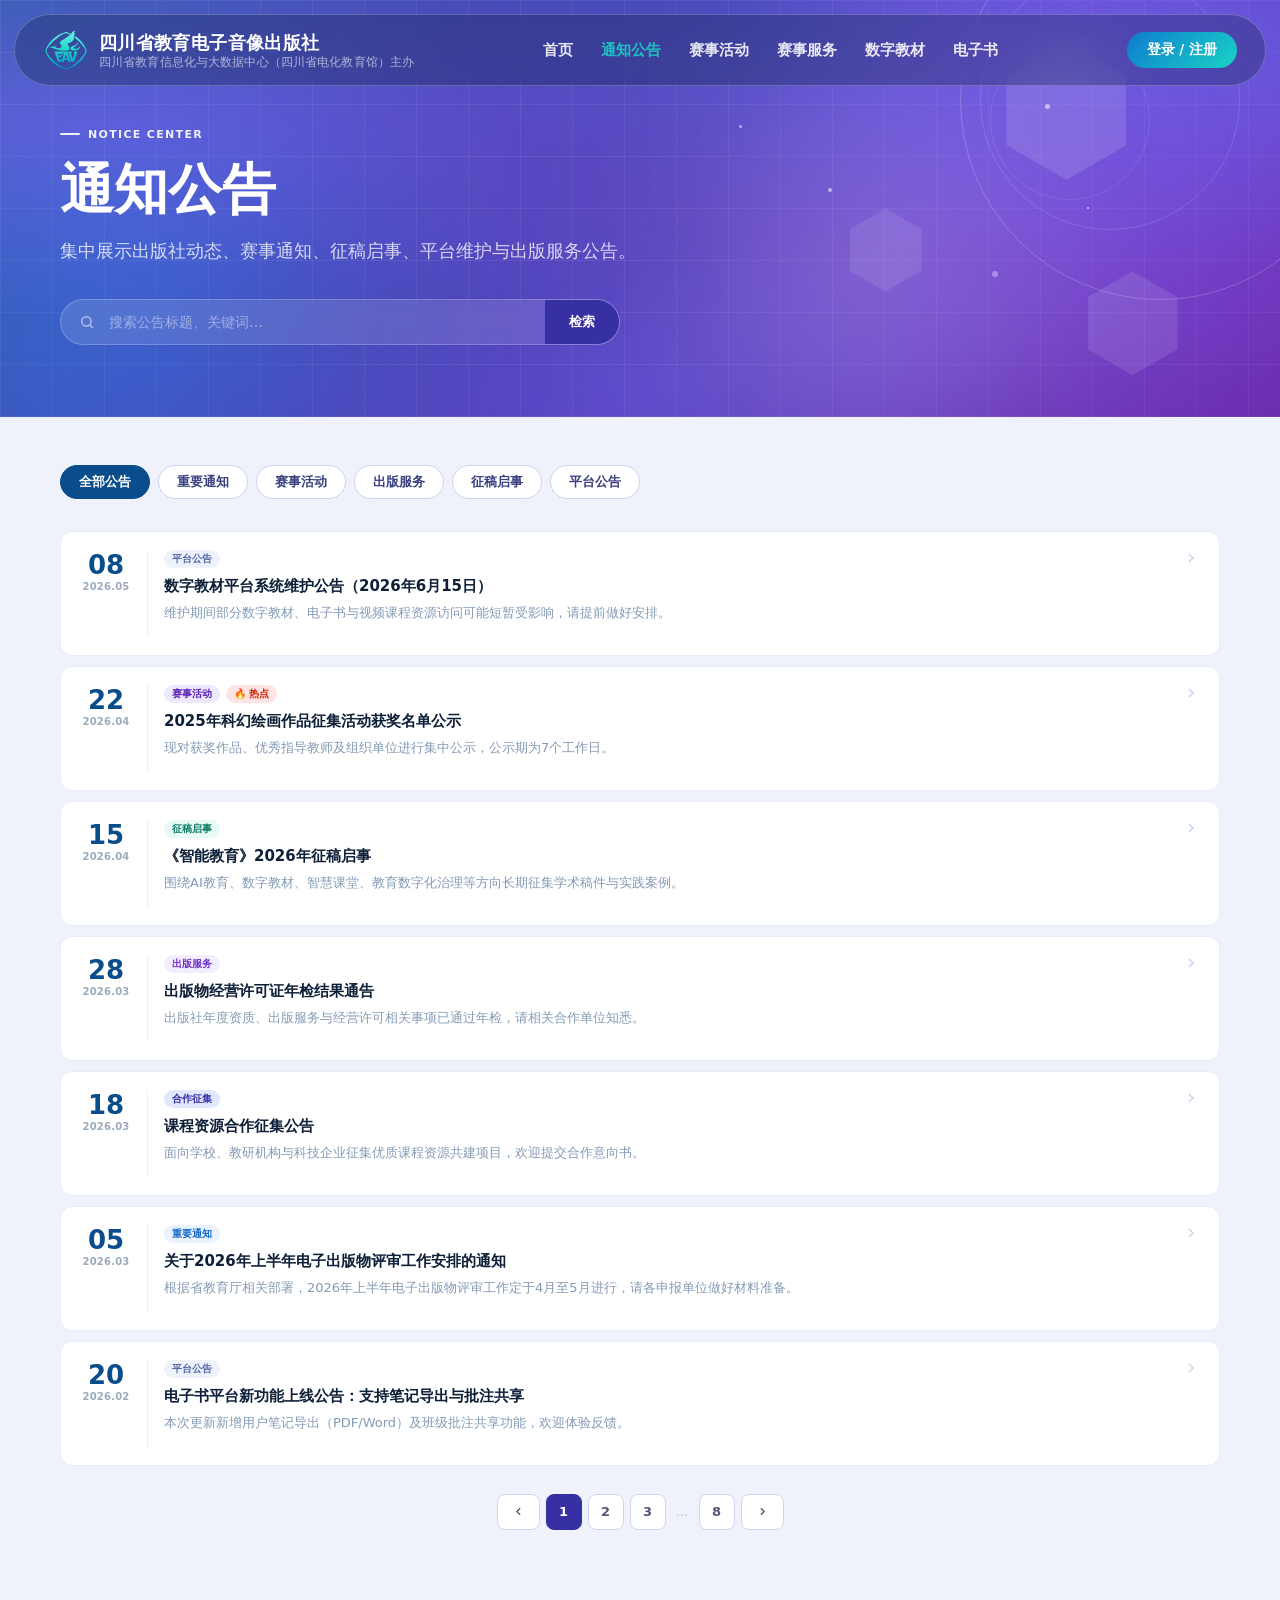
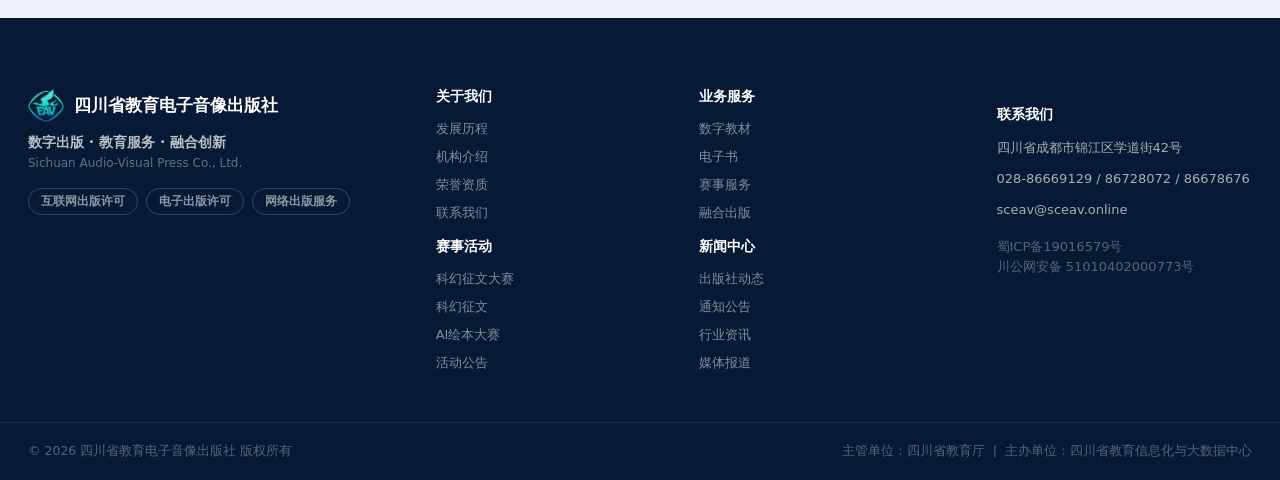
<file: announcements.html>
<!doctype html>
<html lang="zh-CN">
<head>
  <meta charset="UTF-8" />
  <meta name="viewport" content="width=device-width, initial-scale=1.0" />
  <title>通知公告 | 四川省教育电子音像出版社</title>
  <meta name="description" content="四川省教育电子音像出版社通知公告，包含赛事活动、征稿启事、平台维护与出版服务公告。" />
  <link rel="stylesheet" href="styles.css" />
  <style>
    /* ══ Hero ══ */
    .ann-hero {
      position: relative;
      overflow: hidden;
      padding: 120px max(28px, calc((100vw - 1160px) / 2)) 72px;
      color: #fff;
    }
    .ann-hero-bg {
      position: absolute; inset: 0; z-index: 0;
      background:
        radial-gradient(ellipse at 8% 30%,  rgba(139,92,246,.55)  0%, transparent 48%),
        radial-gradient(ellipse at 90% 12%,  rgba(59,130,246,.45)   0%, transparent 42%),
        radial-gradient(ellipse at 50% 95%,  rgba(99,102,241,.4)    0%, transparent 44%),
        linear-gradient(135deg, #2d5fa8 0%, #3f48b0 30%, #5838b0 60%, #6a28a8 100%);
    }
    .ann-hero-bg::after {
      content: ''; position: absolute; inset: 0;
      background:
        linear-gradient(rgba(255,255,255,.07) 1px, transparent 1px),
        linear-gradient(90deg, rgba(255,255,255,.07) 1px, transparent 1px);
      background-size: 52px 52px;
    }

    /* ── 装饰 ── */
    .ann-decos { position:absolute; inset:0; z-index:0; pointer-events:none; overflow:hidden; }

    .an-blob { position:absolute; border-radius:50%; filter:blur(110px); }
    .an-blob-1 { width:560px; height:560px; background:rgba(139,92,246,.5); top:-160px; right:-100px; }
    .an-blob-2 { width:400px; height:400px; background:rgba(59,130,246,.45); bottom:-100px; left:-80px; }
    .an-blob-3 { width:300px; height:300px; background:rgba(196,181,253,.4); top:30%; right:20%; }

    .an-hex {
      position:absolute;
      clip-path: polygon(50% 0%,100% 25%,100% 75%,50% 100%,0% 75%,0% 25%);
      border: none;
      background: rgba(255,255,255,.12);
    }
    .an-hex-1 { width:120px; height:138px; top:10%; right:12%; animation:anhex 12s ease-in-out infinite; }
    .an-hex-2 { width:72px; height:83px; top:50%; right:28%; animation:anhex 16s ease-in-out infinite reverse .5s; background:rgba(255,255,255,.09); }
    .an-hex-3 { width:90px; height:104px; bottom:10%; right:8%; animation:anhex 20s ease-in-out infinite 1s; background:rgba(255,255,255,.1); }
    @keyframes anhex { 0%,100%{transform:translateY(0) rotate(0)} 50%{transform:translateY(-12px) rotate(10deg)} }

    .an-ring {
      position:absolute; border-radius:50%;
      border:1.5px solid rgba(255,255,255,.2);
    }
    .an-ring-1 { width:400px; height:400px; top:-100px; right:-80px; animation:anspin 24s linear infinite; }
    .an-ring-2 { width:260px; height:260px; top:-30px; right:40px; border-color:rgba(255,255,255,.14); animation:anspin 18s linear infinite reverse; }
    .an-ring-3 { width:160px; height:160px; top:40px; right:130px; border-color:rgba(255,255,255,.1); animation:anspin 12s linear infinite; }
    @keyframes anspin { to{transform:rotate(360deg)} }

    .an-pulse-ring {
      position:absolute; border-radius:50%;
      border:1.5px solid rgba(255,255,255,.3);
      top:50%; right:15%; transform:translate(50%,-50%);
      animation:anpulse 3.5s ease-out infinite;
    }
    .an-pulse-ring:nth-child(2) { animation-delay:.9s; }
    .an-pulse-ring:nth-child(3) { animation-delay:1.8s; }
    @keyframes anpulse { 0%{width:20px;height:20px;opacity:.6} 100%{width:220px;height:220px;opacity:0} }

    .an-dot { position:absolute; border-radius:50%; background:rgba(255,255,255,.55); }
    .an-dot-1 { width:5px; height:5px; top:25%; right:18%; animation:andot 4s ease-in-out infinite; }
    .an-dot-2 { width:4px; height:4px; top:45%; right:35%; animation:andot 5s ease-in-out infinite .7s; }
    .an-dot-3 { width:6px; height:6px; top:65%; right:22%; background:rgba(196,181,253,.6); animation:andot 3.5s ease-in-out infinite 1.4s; }
    .an-dot-4 { width:3px; height:3px; top:30%; right:42%; animation:andot 6s ease-in-out infinite 2s; }
    @keyframes andot { 0%,100%{transform:scale(1);opacity:.6} 50%{transform:scale(3);opacity:.12} }
    .ann-hero-inner {
      position: relative; z-index: 1;
      max-width: 700px;
    }
    .ann-eyebrow {
      display: inline-flex; align-items: center; gap: 8px;
      font-size: 11px; letter-spacing: .12em; text-transform: uppercase;
      font-weight: 700; color: rgba(255,255,255,.9);
      margin-bottom: 18px;
    }
    .ann-eyebrow::before {
      content: ''; display: block;
      width: 20px; height: 2px;
      background: rgba(255,255,255,.9); border-radius: 2px;
    }
    .ann-hero h1 {
      font-size: clamp(36px, 4.5vw, 54px);
      font-weight: 900; line-height: 1.15;
      margin-bottom: 14px; color: #fff;
    }
    .ann-hero p.sub {
      font-size: 18px; color: rgba(255,255,255,.78);
      line-height: 1.8; max-width: 580px;
      margin-bottom: 32px;
    }

    /* 搜索框 */
    .ann-search {
      display: flex; align-items: center;
      width: min(560px, 100%);
      background: rgba(255,255,255,.12);
      border: 1.5px solid rgba(255,255,255,.22);
      border-radius: 999px;
      backdrop-filter: blur(12px);
      overflow: hidden;
      transition: border-color .18s;
    }
    .ann-search:focus-within {
      border-color: rgba(255,255,255,.45);
    }
    .ann-search svg {
      flex-shrink: 0; margin-left: 18px;
      color: rgba(255,255,255,.55);
    }
    .ann-search input {
      flex: 1; border: 0; outline: 0;
      background: transparent;
      padding: 13px 14px;
      font-size: 14px; color: #fff;
    }
    .ann-search input::placeholder { color: rgba(255,255,255,.45); }
    .ann-search button {
      flex-shrink: 0;
      border: 0; outline: 0; cursor: pointer;
      padding: 13px 24px;
      background: #3730a3;
      color: #fff;
      font-size: 13px; font-weight: 700;
      transition: opacity .15s;
    }
    .ann-search button:hover { opacity: .88; }

    /* ══ 主体 ══ */
    .ann-body {
      background: #f0f2fb;
      padding: 48px max(28px, calc((100vw - 1160px) / 2)) 88px;
    }

    /* 筛选栏 */
    .ann-tabs {
      display: flex; flex-wrap: wrap; gap: 8px;
      margin-bottom: 32px;
    }
    .ann-tab {
      padding: 7px 18px;
      border-radius: 999px;
      border: 1.5px solid #cdd5f0;
      background: #fff;
      font-size: 13px; font-weight: 600; color: #3a4080;
      cursor: pointer; transition: all .15s;
    }
    .ann-tab:hover { border-color: var(--secondary); color: var(--secondary); }
    .ann-tab.active {
      background: var(--primary);
      border-color: var(--primary);
      color: #fff;
    }

    /* 两栏布局 */
    .ann-layout {
      display: grid;
      grid-template-columns: 1fr;
      gap: 24px;
      align-items: start;
    }

    /* ── 置顶公告 ── */
    .ann-pinned {
      margin-bottom: 16px;
      background: #fff;
      border-radius: 14px;
      border: 1.5px solid rgba(25,211,197,.35);
      box-shadow: 0 4px 24px rgba(10,77,140,.08);
      overflow: hidden;
      display: flex;
      text-decoration: none;
      transition: box-shadow .2s, transform .2s;
    }
    .ann-pinned:hover {
      box-shadow: 0 10px 36px rgba(10,77,140,.14);
      transform: translateY(-2px);
    }
    .ann-pinned-accent {
      width: 5px; flex-shrink: 0;
      background: linear-gradient(180deg, var(--accent), #0fb0a5);
    }
    .ann-pinned-body {
      flex: 1; padding: 22px 24px;
    }
    .ann-pinned-top {
      display: flex; align-items: center; gap: 10px;
      margin-bottom: 10px;
    }
    .pin-badge {
      font-size: 10px; font-weight: 800; letter-spacing: .04em;
      padding: 3px 9px; border-radius: 999px;
      background: linear-gradient(90deg, var(--accent), #0fb0a5);
      color: #071a35;
    }
    .ann-pinned-top time {
      font-size: 12px; color: #9aabbd; margin-left: auto;
    }
    .ann-pinned h2 {
      font-size: 16px; font-weight: 800;
      color: var(--dark); line-height: 1.5;
      margin-bottom: 7px;
    }
    .ann-pinned p {
      font-size: 13px; color: #7a8ca0; line-height: 1.7;
    }

    /* ── 普通列表 ── */
    .ann-list { display: grid; gap: 10px; }

    .ann-item {
      display: flex; align-items: flex-start; gap: 16px;
      padding: 18px 20px;
      background: #fff;
      border-radius: 12px;
      border: 1px solid #e4edf8;
      text-decoration: none;
      transition: box-shadow .18s, transform .18s, border-color .18s;
    }
    .ann-item:hover {
      box-shadow: 0 6px 24px rgba(10,77,140,.1);
      transform: translateY(-2px);
      border-color: #c8daf5;
    }

    /* 左侧日期块 */
    .ann-date {
      flex-shrink: 0; width: 50px; text-align: center;
      padding-top: 2px;
    }
    .ann-date-day {
      font-size: 26px; font-weight: 900; line-height: 1;
      color: var(--primary);
    }
    .ann-date-my {
      font-size: 10px; color: #9aabbd; font-weight: 600;
      margin-top: 3px; letter-spacing: .02em;
    }

    /* 分隔线 */
    .ann-item-div {
      width: 1px; flex-shrink: 0;
      align-self: stretch;
      background: #e8f0fa;
    }

    /* 右侧内容 */
    .ann-item-body { flex: 1; min-width: 0; }
    .ann-item-tags {
      display: flex; align-items: center; gap: 6px;
      margin-bottom: 7px;
    }
    .ann-tag {
      font-size: 10px; font-weight: 800;
      padding: 2px 8px; border-radius: 999px;
    }
    .tag--notice   { background: #e8f3ff; color: #1468c8; }
    .tag--platform { background: #eef3fb; color: #5566aa; }
    .tag--contest  { background: #ede9fc; color: #5b21b6; }
    .tag--submit   { background: #e8faf5; color: #0a7a60; }
    .tag--publish  { background: #f3eeff; color: #7030c8; }
    .tag--coop     { background: #e0e7ff; color: #3730a3; }
    .tag--hot {
      font-size: 10px; font-weight: 800;
      padding: 2px 8px; border-radius: 999px;
      background: #ffe4e4; color: #cc2200;
    }

    .ann-item-body h3 {
      font-size: 15px; font-weight: 700;
      color: #0e1f38; line-height: 1.5;
      margin-bottom: 5px;
      display: -webkit-box; -webkit-line-clamp: 1;
      -webkit-box-orient: vertical; overflow: hidden;
    }
    .ann-item:hover .ann-item-body h3 { color: var(--secondary); }

    .ann-item-body p {
      font-size: 13px; color: #849ab5; line-height: 1.65;
      display: -webkit-box; -webkit-line-clamp: 1;
      -webkit-box-orient: vertical; overflow: hidden;
    }

    .ann-item-arrow {
      flex-shrink: 0; color: #c5d5ea;
      transition: color .15s, transform .15s;
    }
    .ann-item:hover .ann-item-arrow {
      color: var(--secondary);
      transform: translateX(3px);
    }

    /* 分页 */
    .ann-pager {
      display: flex; align-items: center; justify-content: center;
      gap: 6px; margin-top: 28px;
    }
    .pager-btn {
      width: 36px; height: 36px; border-radius: 8px;
      border: 1.5px solid #cdd5f0;
      background: #fff; font-size: 13px; font-weight: 600;
      color: #557; cursor: pointer; transition: all .15s;
      display: flex; align-items: center; justify-content: center;
    }
    .pager-btn:hover, .pager-btn.active {
      background: #3730a3; border-color: #3730a3;
      color: #fff;
    }
    .pager-btn.prev-next { width: auto; padding: 0 14px; }

    /* ══ 侧边栏 ══ */
    .ann-side {
      position: sticky; top: 90px;
      display: grid; gap: 18px;
    }

    .side-card {
      background: #fff;
      border-radius: 14px;
      border: 1px solid #e4edf8;
      overflow: hidden;
    }
    .side-card-head {
      display: flex; align-items: center; gap: 8px;
      padding: 16px 20px 14px;
      border-bottom: 1px solid #f0f5fc;
    }
    .side-card-head h3 {
      font-size: 14px; font-weight: 800;
      color: var(--dark);
    }
    .side-card-dot {
      width: 7px; height: 7px; border-radius: 50%;
      background: var(--accent);
    }
    .side-card-list { padding: 8px 0; }
    .side-card-link {
      display: flex; align-items: flex-start; gap: 10px;
      padding: 11px 20px;
      text-decoration: none;
      transition: background .15s;
    }
    .side-card-link:hover { background: #f5f9ff; }
    .side-card-num {
      flex-shrink: 0; width: 18px; height: 18px;
      border-radius: 5px;
      background: #e8f0fb;
      color: var(--primary); font-size: 10px; font-weight: 800;
      display: flex; align-items: center; justify-content: center;
      margin-top: 1px;
    }
    .side-card-link:first-child .side-card-num { background: var(--primary); color: #fff; }
    .side-card-link:nth-child(2) .side-card-num { background: #d4e4f8; color: var(--primary); }
    .side-card-text {
      font-size: 13px; font-weight: 600; color: #334;
      line-height: 1.55;
    }
    .side-card-link:hover .side-card-text { color: var(--secondary); }

    /* 分类统计卡 */
    .side-cat-grid {
      display: grid; grid-template-columns: 1fr 1fr;
      gap: 1px; background: #f0f5fc;
    }
    .side-cat-item {
      display: flex; flex-direction: column;
      align-items: center; justify-content: center;
      padding: 16px 8px;
      background: #fff;
      text-decoration: none;
      transition: background .15s;
      gap: 4px;
    }
    .side-cat-item:hover { background: #f5f9ff; }
    .side-cat-num {
      font-size: 22px; font-weight: 900;
      color: var(--primary);
    }
    .side-cat-label {
      font-size: 11px; color: #8899aa; font-weight: 600;
    }

    /* ── 响应式 ── */
    @media (max-width: 900px) {
      .ann-layout { grid-template-columns: 1fr; }
      .ann-side { position: static; }
    }
    @media (max-width: 600px) {
      .ann-date-day { font-size: 20px; }
      .ann-item { padding: 14px 16px; }
      .ann-pinned-body { padding: 16px 18px; }
    }
  </style>
</head>
<body>

  <!-- ══ 导航 ══ -->
  <header class="site-header" data-header>
    <a class="brand" href="index.html" aria-label="首页">
      <span class="brand-mark"><img src="assets/press-logo-eav.png?v=2" class="brand-logo-img" alt="四川省教育电子音像出版社标志" /></span>
      <div class="brand-name">
        <span class="brand-text">四川省教育电子音像出版社</span>
        <span class="brand-en">四川省教育信息化与大数据中心（四川省电化教育馆）主办</span>
      </div>
    </a>
    <nav class="nav-links" aria-label="主导航">
      <a href="index.html">首页</a>
      <a href="announcements.html" class="nav-active">通知公告</a>
      <a href="events.html">赛事活动</a>
      <a href="courses.html">赛事服务</a>
      <a href="textbooks.html">数字教材</a>
      <a href="ebooks.html">电子书</a>
    </nav>
    <div class="header-actions">
      <button class="btn-login" type="button" data-login-open>登录 / 注册</button>
    
      <button class="nav-mobile-toggle" type="button" data-menu-toggle aria-label="展开菜单"><span></span><span></span><span></span></button>
    </div>
  </header>
  <div class="mobile-menu" data-mobile-menu hidden>
    <nav>
        <a href="index.html" data-menu-close>首页</a>
        <a href="announcements.html" data-menu-close>通知公告</a>
        <a href="events.html" data-menu-close>赛事活动</a>
        <a href="courses.html" data-menu-close>赛事服务</a>
        <a href="textbooks.html" data-menu-close>数字教材</a>
        <a href="ebooks.html" data-menu-close>电子书</a>
    </nav>
    <div class="mobile-menu-footer">
      <button class="btn-login-mobile" type="button" data-login-open>登录 / 注册</button>
    </div>
  </div>

  <!-- ══ Hero ══ -->
  <section class="ann-hero">
    <div class="ann-hero-bg"></div>
    <div class="ann-decos" aria-hidden="true">
      <div class="an-blob an-blob-1"></div>
      <div class="an-blob an-blob-2"></div>
      <div class="an-blob an-blob-3"></div>
      <div class="an-ring an-ring-1"></div>
      <div class="an-ring an-ring-2"></div>
      <div class="an-ring an-ring-3"></div>
      <div class="an-hex an-hex-1"></div>
      <div class="an-hex an-hex-2"></div>
      <div class="an-hex an-hex-3"></div>
      <div class="an-pulse-ring"></div>
      <div class="an-pulse-ring"></div>
      <div class="an-pulse-ring"></div>
      <div class="an-dot an-dot-1"></div>
      <div class="an-dot an-dot-2"></div>
      <div class="an-dot an-dot-3"></div>
      <div class="an-dot an-dot-4"></div>
    </div>
    <div class="ann-hero-inner">
      <p class="ann-eyebrow">Notice Center</p>
      <h1>通知公告</h1>
      <p class="sub">集中展示出版社动态、赛事通知、征稿启事、平台维护与出版服务公告。</p>
      <form class="ann-search" onsubmit="return false">
        <svg width="16" height="16" viewBox="0 0 24 24" fill="none" stroke="currentColor" stroke-width="2.2"><circle cx="11" cy="11" r="7"/><line x1="21" y1="21" x2="16.65" y2="16.65"/></svg>
        <input type="search" placeholder="搜索公告标题、关键词…" />
        <button type="submit">检索</button>
      </form>
    </div>
  </section>

  <!-- ══ 主体 ══ -->
  <div class="ann-body">

    <!-- 筛选 Tab -->
    <div class="ann-tabs" role="tablist">
      <button class="ann-tab active" type="button">全部公告</button>
      <button class="ann-tab" type="button">重要通知</button>
      <button class="ann-tab" type="button">赛事活动</button>
      <button class="ann-tab" type="button">出版服务</button>
      <button class="ann-tab" type="button">征稿启事</button>
      <button class="ann-tab" type="button">平台公告</button>
    </div>

    <div class="ann-layout">

      <!-- 左侧列表 -->
      <div>

        <!-- 公告列表 -->
        <div class="ann-list" id="ann-list">

          <a class="ann-item" href="#" data-cat="platform">
            <div class="ann-date">
              <div class="ann-date-day">08</div>
              <div class="ann-date-my">2026.05</div>
            </div>
            <div class="ann-item-div"></div>
            <div class="ann-item-body">
              <div class="ann-item-tags">
                <span class="ann-tag tag--platform">平台公告</span>
              </div>
              <h3>数字教材平台系统维护公告（2026年6月15日）</h3>
              <p>维护期间部分数字教材、电子书与视频课程资源访问可能短暂受影响，请提前做好安排。</p>
            </div>
            <svg class="ann-item-arrow" width="16" height="16" viewBox="0 0 24 24" fill="none" stroke="currentColor" stroke-width="2.2"><polyline points="9 18 15 12 9 6"/></svg>
          </a>

          <a class="ann-item" href="#" data-cat="contest">
            <div class="ann-date">
              <div class="ann-date-day">22</div>
              <div class="ann-date-my">2026.04</div>
            </div>
            <div class="ann-item-div"></div>
            <div class="ann-item-body">
              <div class="ann-item-tags">
                <span class="ann-tag tag--contest">赛事活动</span>
                <span class="ann-tag tag--hot">🔥 热点</span>
              </div>
              <h3>2025年科幻绘画作品征集活动获奖名单公示</h3>
              <p>现对获奖作品、优秀指导教师及组织单位进行集中公示，公示期为7个工作日。</p>
            </div>
            <svg class="ann-item-arrow" width="16" height="16" viewBox="0 0 24 24" fill="none" stroke="currentColor" stroke-width="2.2"><polyline points="9 18 15 12 9 6"/></svg>
          </a>

          <a class="ann-item" href="#" data-cat="submit">
            <div class="ann-date">
              <div class="ann-date-day">15</div>
              <div class="ann-date-my">2026.04</div>
            </div>
            <div class="ann-item-div"></div>
            <div class="ann-item-body">
              <div class="ann-item-tags">
                <span class="ann-tag tag--submit">征稿启事</span>
              </div>
              <h3>《智能教育》2026年征稿启事</h3>
              <p>围绕AI教育、数字教材、智慧课堂、教育数字化治理等方向长期征集学术稿件与实践案例。</p>
            </div>
            <svg class="ann-item-arrow" width="16" height="16" viewBox="0 0 24 24" fill="none" stroke="currentColor" stroke-width="2.2"><polyline points="9 18 15 12 9 6"/></svg>
          </a>

          <a class="ann-item" href="#" data-cat="publish">
            <div class="ann-date">
              <div class="ann-date-day">28</div>
              <div class="ann-date-my">2026.03</div>
            </div>
            <div class="ann-item-div"></div>
            <div class="ann-item-body">
              <div class="ann-item-tags">
                <span class="ann-tag tag--publish">出版服务</span>
              </div>
              <h3>出版物经营许可证年检结果通告</h3>
              <p>出版社年度资质、出版服务与经营许可相关事项已通过年检，请相关合作单位知悉。</p>
            </div>
            <svg class="ann-item-arrow" width="16" height="16" viewBox="0 0 24 24" fill="none" stroke="currentColor" stroke-width="2.2"><polyline points="9 18 15 12 9 6"/></svg>
          </a>

          <a class="ann-item" href="#" data-cat="coop">
            <div class="ann-date">
              <div class="ann-date-day">18</div>
              <div class="ann-date-my">2026.03</div>
            </div>
            <div class="ann-item-div"></div>
            <div class="ann-item-body">
              <div class="ann-item-tags">
                <span class="ann-tag tag--coop">合作征集</span>
              </div>
              <h3>课程资源合作征集公告</h3>
              <p>面向学校、教研机构与科技企业征集优质课程资源共建项目，欢迎提交合作意向书。</p>
            </div>
            <svg class="ann-item-arrow" width="16" height="16" viewBox="0 0 24 24" fill="none" stroke="currentColor" stroke-width="2.2"><polyline points="9 18 15 12 9 6"/></svg>
          </a>

          <a class="ann-item" href="#" data-cat="notice">
            <div class="ann-date">
              <div class="ann-date-day">05</div>
              <div class="ann-date-my">2026.03</div>
            </div>
            <div class="ann-item-div"></div>
            <div class="ann-item-body">
              <div class="ann-item-tags">
                <span class="ann-tag tag--notice">重要通知</span>
              </div>
              <h3>关于2026年上半年电子出版物评审工作安排的通知</h3>
              <p>根据省教育厅相关部署，2026年上半年电子出版物评审工作定于4月至5月进行，请各申报单位做好材料准备。</p>
            </div>
            <svg class="ann-item-arrow" width="16" height="16" viewBox="0 0 24 24" fill="none" stroke="currentColor" stroke-width="2.2"><polyline points="9 18 15 12 9 6"/></svg>
          </a>

          <a class="ann-item" href="#" data-cat="platform">
            <div class="ann-date">
              <div class="ann-date-day">20</div>
              <div class="ann-date-my">2026.02</div>
            </div>
            <div class="ann-item-div"></div>
            <div class="ann-item-body">
              <div class="ann-item-tags">
                <span class="ann-tag tag--platform">平台公告</span>
              </div>
              <h3>电子书平台新功能上线公告：支持笔记导出与批注共享</h3>
              <p>本次更新新增用户笔记导出（PDF/Word）及班级批注共享功能，欢迎体验反馈。</p>
            </div>
            <svg class="ann-item-arrow" width="16" height="16" viewBox="0 0 24 24" fill="none" stroke="currentColor" stroke-width="2.2"><polyline points="9 18 15 12 9 6"/></svg>
          </a>

        </div>

        <!-- 分页 -->
        <nav class="ann-pager" aria-label="分页">
          <button class="pager-btn prev-next" type="button">
            <svg width="13" height="13" viewBox="0 0 24 24" fill="none" stroke="currentColor" stroke-width="2.5"><polyline points="15 18 9 12 15 6"/></svg>
          </button>
          <button class="pager-btn active" type="button">1</button>
          <button class="pager-btn" type="button">2</button>
          <button class="pager-btn" type="button">3</button>
          <span style="color:#bcc;font-size:13px;padding:0 4px">…</span>
          <button class="pager-btn" type="button">8</button>
          <button class="pager-btn prev-next" type="button">
            <svg width="13" height="13" viewBox="0 0 24 24" fill="none" stroke="currentColor" stroke-width="2.5"><polyline points="9 18 15 12 9 6"/></svg>
          </button>
        </nav>

      </div><!-- /左栏 -->
</div><!-- /ann-layout -->
  </div><!-- /ann-body -->

  <!-- ══ 页脚 ══ -->
  <footer class="footer" id="contact">
    <div class="footer-inner">
      <div class="footer-brand">
        <div class="footer-logo">
          <img src="assets/press-logo-eav.png?v=2" class="brand-logo-img" alt="" />
          <span>四川省教育电子音像出版社</span>
        </div>
        <p class="footer-slogan">数字出版 · 教育服务 · 融合创新</p>
        <p class="footer-en">Sichuan Audio-Visual Press Co., Ltd.</p>
        <div class="footer-badges"><span>互联网出版许可</span><span>电子出版许可</span><span>网络出版服务</span></div>
      </div>
      <div class="footer-nav-group">
        <div class="footer-nav"><h4>关于我们</h4><a href="index.html#about">发展历程</a><a href="index.html#about">机构介绍</a><a href="index.html#about">荣誉资质</a><a href="index.html#about">联系我们</a></div>
        <div class="footer-nav"><h4>业务服务</h4><a href="textbooks.html">数字教材</a><a href="ebooks.html">电子书</a><a href="courses.html">赛事服务</a><a href="index.html#fusion">融合出版</a></div>
        <div class="footer-nav"><h4>赛事活动</h4><a href="events.html">科幻征文大赛</a><a href="events.html">科幻征文</a><a href="events.html">AI绘本大赛</a><a href="events.html">活动公告</a></div>
        <div class="footer-nav"><h4>新闻中心</h4><a href="index.html#news">出版社动态</a><a href="announcements.html">通知公告</a><a href="index.html#news">行业资讯</a><a href="index.html#news">媒体报道</a></div>
      </div>
      <div class="footer-contact">
        <h4>联系我们</h4>
        <p>四川省成都市锦江区学道街42号</p>
        <p>028-86669129 / 86728072 / 86678676</p>
        <p>sceav@sceav.online</p>
        <p class="footer-icp">蜀ICP备19016579号<br />川公网安备 51010402000773号</p>
      </div>
    </div>
    <div class="footer-bottom">
      <p>© 2026 四川省教育电子音像出版社 版权所有</p>
      <p>主管单位：四川省教育厅 &nbsp;|&nbsp; 主办单位：四川省教育信息化与大数据中心</p>
    </div>
  </footer>

  <script src="script.js"></script>
  <script>
    // Tab 筛选
    document.querySelectorAll('.ann-tab').forEach(btn => {
      btn.addEventListener('click', () => {
        document.querySelectorAll('.ann-tab').forEach(b => b.classList.remove('active'));
        btn.classList.add('active');
      });
    });
    // 分页点击
    document.querySelectorAll('.pager-btn:not(.prev-next)').forEach(btn => {
      btn.addEventListener('click', () => {
        document.querySelectorAll('.pager-btn').forEach(b => b.classList.remove('active'));
        btn.classList.add('active');
      });
    });
  </script>
</body>
</html>
</file>
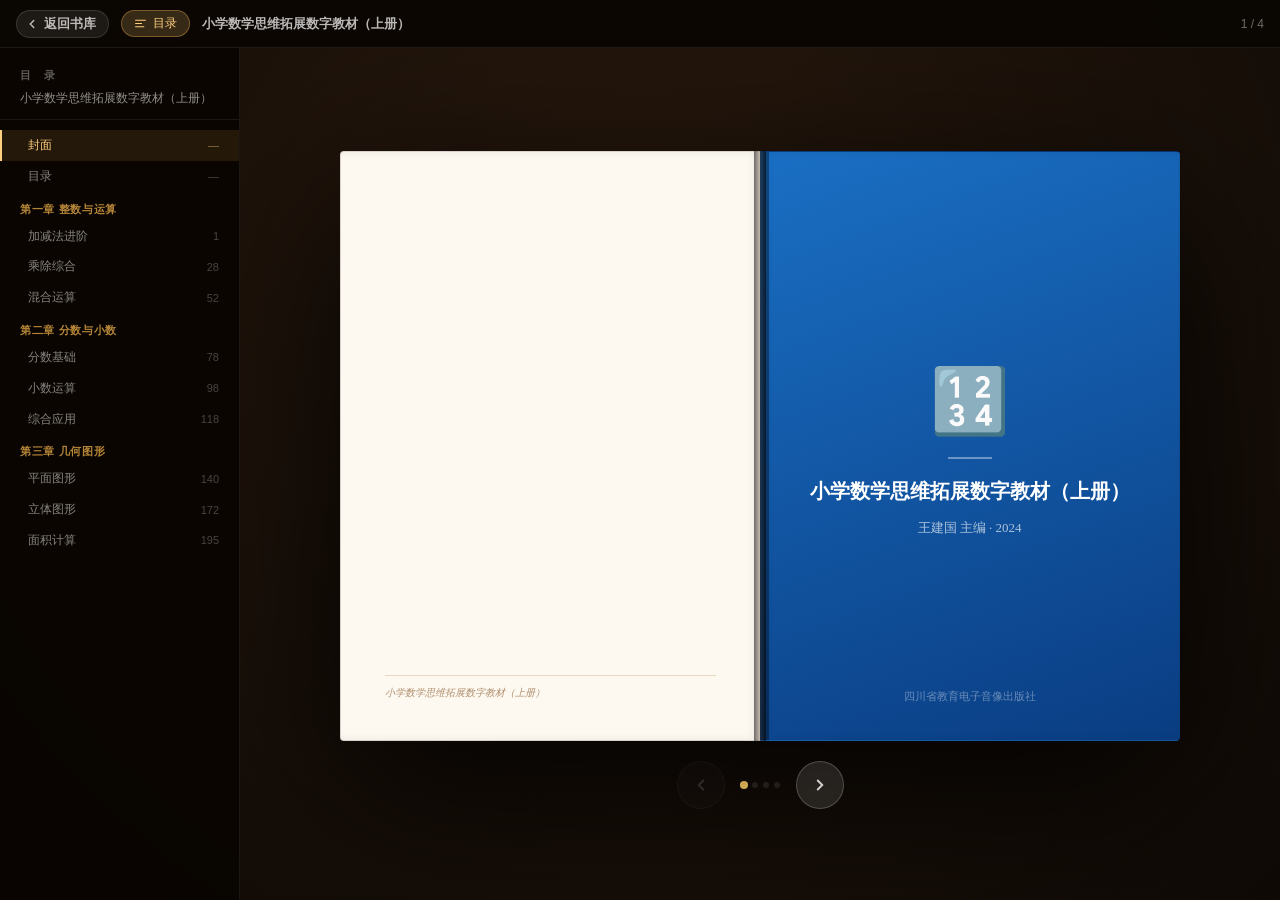
<file: book-reader.html>
<!doctype html>
<html lang="zh-CN">
<head>
  <meta charset="UTF-8" />
  <meta name="viewport" content="width=device-width, initial-scale=1.0" />
  <title>在线阅读 | 四川省教育电子音像出版社</title>
  <style>
    *, *::before, *::after { box-sizing: border-box; margin: 0; padding: 0; }

    body {
      font-family: 'Georgia', '宋体', serif;
      background: radial-gradient(ellipse at 50% 30%, #2a1a0e 0%, #0f0a06 100%);
      min-height: 100vh;
      display: flex;
      flex-direction: column;
      overflow: hidden;
      user-select: none;
    }

    /* ══ 顶栏 ══ */
    .reader-topbar {
      position: fixed; top: 0; left: 0; right: 0; z-index: 300;
      height: 48px;
      background: rgba(10,6,2,0.92);
      backdrop-filter: blur(12px);
      display: flex; align-items: center;
      padding: 0 16px 0 16px;
      gap: 12px;
      border-bottom: 1px solid rgba(255,255,255,0.08);
    }
    .reader-back {
      display: inline-flex; align-items: center; gap: 5px;
      color: rgba(255,255,255,0.7); font-size: 13px; font-weight: 600;
      text-decoration: none; flex-shrink: 0; font-family: sans-serif;
      padding: 4px 12px 4px 8px; border-radius: 999px;
      background: rgba(255,255,255,0.08); border: 1px solid rgba(255,255,255,0.12);
      transition: all .15s;
    }
    .reader-back:hover { background: rgba(255,255,255,0.15); color: #fff; }

    /* 目录切换按钮（顶栏内） */
    .toc-toggle-btn {
      display: inline-flex; align-items: center; gap: 6px;
      background: rgba(255,255,255,0.08); border: 1px solid rgba(255,255,255,0.14);
      color: rgba(255,255,255,0.7); font-size: 12px; font-family: sans-serif;
      padding: 4px 12px; border-radius: 999px; cursor: pointer;
      transition: all .15s; flex-shrink: 0;
    }
    .toc-toggle-btn:hover { background: rgba(255,255,255,0.16); color: #fff; }
    .toc-toggle-btn.active { background: rgba(255,200,120,0.18); border-color: rgba(255,190,80,0.35); color: #ffd080; }

    .reader-title {
      flex: 1; font-size: 13px; font-weight: 600;
      color: rgba(255,255,255,0.72); font-family: sans-serif;
      overflow: hidden; text-overflow: ellipsis; white-space: nowrap;
    }
    .reader-page-indicator {
      font-size: 12px; color: rgba(255,255,255,0.4); font-family: sans-serif; flex-shrink: 0;
    }

    /* ══ 主体布局：左侧目录 + 书本舞台 ══ */
    .reader-body {
      flex: 1; display: flex; margin-top: 48px; overflow: hidden; height: calc(100vh - 48px);
    }

    /* ══ 左侧目录面板 ══ */
    .toc-panel {
      width: 240px; flex-shrink: 0;
      background: rgba(8,4,1,0.88);
      border-right: 1px solid rgba(255,255,255,0.07);
      display: flex; flex-direction: column;
      transition: width .3s cubic-bezier(.4,0,.2,1), opacity .3s;
      overflow: hidden;
    }
    .toc-panel.collapsed { width: 0; opacity: 0; pointer-events: none; }

    .toc-panel-head {
      padding: 20px 20px 12px;
      border-bottom: 1px solid rgba(255,255,255,0.07);
      flex-shrink: 0;
    }
    .toc-panel-head h4 {
      font-size: 11px; font-weight: 700; letter-spacing: .1em;
      color: rgba(255,255,255,0.35); font-family: sans-serif; text-transform: uppercase;
    }
    .toc-panel-head p {
      font-size: 12px; color: rgba(255,255,255,0.55); margin-top: 6px;
      font-family: sans-serif; line-height: 1.5;
      display: -webkit-box; -webkit-line-clamp: 2; -webkit-box-orient: vertical; overflow: hidden;
    }

    .toc-panel-list {
      flex: 1; overflow-y: auto; padding: 10px 0 16px;
    }
    .toc-panel-list::-webkit-scrollbar { width: 3px; }
    .toc-panel-list::-webkit-scrollbar-track { background: transparent; }
    .toc-panel-list::-webkit-scrollbar-thumb { background: rgba(255,255,255,0.12); border-radius: 2px; }

    .toc-panel-chapter {
      padding: 10px 20px 4px;
      font-size: 11px; font-weight: 700; letter-spacing: .06em;
      color: rgba(255,190,80,0.7); font-family: sans-serif;
    }
    .toc-panel-item {
      display: flex; align-items: center; justify-content: space-between;
      padding: 7px 20px 7px 28px;
      font-size: 12px; color: rgba(255,255,255,0.5); font-family: sans-serif;
      cursor: pointer; transition: all .15s; gap: 8px;
    }
    .toc-panel-item:hover { background: rgba(255,255,255,0.06); color: rgba(255,255,255,0.85); }
    .toc-panel-item.active {
      color: #ffd080; background: rgba(255,190,80,0.1);
      border-left: 2px solid #ffd080; padding-left: 26px;
    }
    .toc-panel-item .tpi-title { flex: 1; line-height: 1.4; }
    .toc-panel-item .tpi-page { font-size: 11px; color: rgba(255,255,255,0.25); flex-shrink: 0; }
    .toc-panel-item.active .tpi-page { color: rgba(255,208,128,0.5); }

    /* spread index stored on item */
    .toc-panel-spread {
      font-size: 10px; color: rgba(255,255,255,0.2); font-family: sans-serif;
      padding: 4px 20px 0 28px;
    }

    /* ══ 书本区域（舞台 + 底部控件） ══ */
    .book-area {
      flex: 1; display: flex; flex-direction: column; overflow: hidden;
    }

    /* ══ 书本舞台 ══ */
    .book-stage {
      flex: 1; display: flex; align-items: center; justify-content: center;
      padding: 16px 40px 0;
      perspective: 2600px;
      overflow: hidden;
    }

    /* ══ 书本列（书 + 导航竖排，作为整体居中） ══ */
    .book-column {
      display: flex; flex-direction: column; align-items: center; gap: 16px;
    }

    /* ══ 书本外壳 ══ */
    .book-wrap {
      position: relative; display: flex;
      filter: drop-shadow(0 50px 90px rgba(0,0,0,0.95));
    }

    /* 书脊 */
    .book-spine {
      position: absolute; left: 50%; top: 0; bottom: 0; width: 12px;
      transform: translateX(-50%);
      background: linear-gradient(to right, rgba(0,0,0,0.55), rgba(80,50,20,0.25), rgba(0,0,0,0.55));
      z-index: 10;
    }

    /* 单页容器 */
    .page-side {
      width: 420px;
      height: 590px;
      position: relative; overflow: hidden;
    }

    /* 页面 */
    .page {
      position: absolute; inset: 0;
      background: #fdf8f0;
      padding: 48px 44px 40px;
      display: flex; flex-direction: column;
      overflow: hidden;
      border: 1px solid rgba(0,0,0,0.15);
    }
    .page-left {
      border-radius: 4px 0 0 4px; border-right: none;
      box-shadow: inset -6px 0 10px rgba(0,0,0,0.07);
    }
    .page-right {
      border-radius: 0 4px 4px 0; border-left: none;
      box-shadow: inset 6px 0 10px rgba(0,0,0,0.07), 6px 0 28px rgba(0,0,0,0.5);
    }

    /* 翻页动画 */
    .flip-container {
      position: absolute; inset: 0;
      transform-style: preserve-3d;
      transition: transform 0.75s cubic-bezier(0.4, 0.0, 0.2, 1);
      z-index: 5;
    }
    .flip-container.flip-forward  { transform-origin: left center; }
    .flip-container.flip-backward { transform-origin: right center; }
    .flip-container.is-flipping-forward  { transform: rotateY(-180deg); }
    .flip-container.is-flipping-backward { transform: rotateY(180deg); }

    .flip-front, .flip-back {
      position: absolute; inset: 0;
      backface-visibility: hidden; -webkit-backface-visibility: hidden;
    }
    .flip-back { transform: rotateY(180deg); }

    /* ══ 页面内容 ══ */
    .page-content { flex: 1; overflow: hidden; }
    .page-content h3 {
      font-size: 16px; font-weight: 800; color: #1a0f05;
      margin-bottom: 14px; padding-bottom: 9px;
      border-bottom: 1.5px solid #c8956b; line-height: 1.4;
    }
    .page-content p {
      font-size: 14px; line-height: 2.05; color: #2c1f0e; margin-bottom: 11px;
    }
    .page-content p.drop-cap::first-letter {
      float: left; font-size: 3.2em; line-height: .72;
      font-weight: 900; color: #8b4513; margin-right: 6px; margin-top: 4px;
    }
    .page-footer {
      display: flex; justify-content: space-between; align-items: center;
      padding-top: 10px; border-top: 1px solid #e8d9c0;
      flex-shrink: 0; margin-top: auto;
    }
    .page-footer .book-title-small {
      font-size: 10px; color: #b09070; font-style: italic;
      overflow: hidden; text-overflow: ellipsis; white-space: nowrap; max-width: 240px;
    }
    .page-footer .page-num { font-size: 10px; color: #b09070; flex-shrink: 0; }

    /* 封面页 */
    .cover-page {
      background: linear-gradient(160deg, var(--book-c1, #1a3a6e) 0%, var(--book-c2, #0a2040) 100%) !important;
      justify-content: center; align-items: center; text-align: center;
    }
    .cover-page .cover-icon { font-size: 64px; margin-bottom: 18px; }
    .cover-page .cover-title { font-size: 20px; font-weight: 900; color: #fff; line-height: 1.4; margin-bottom: 14px; }
    .cover-page .cover-author { font-size: 13px; color: rgba(255,255,255,0.65); }
    .cover-page .cover-pub {
      font-size: 11px; color: rgba(255,255,255,0.38);
      position: absolute; bottom: 36px; left: 0; right: 0; text-align: center;
    }
    .cover-page .cover-stripe {
      position: absolute; left: 0; top: 0; bottom: 0; width: 9px;
      background: rgba(0,0,0,0.35);
    }
    .cover-page .cover-line {
      width: 44px; height: 2px; background: rgba(255,255,255,0.38); margin: 0 auto 18px;
    }

    /* 目录页 */
    .toc-page .toc-item {
      display: flex; align-items: baseline; gap: 4px;
      font-size: 13px; color: #2c1f0e;
      padding: 6px 0; border-bottom: 1px dotted #d4c0a0;
    }
    .toc-page .toc-item .toc-title { flex: 1; }
    .toc-page .toc-item .toc-page-num { color: #8b6030; flex-shrink: 0; }
    .toc-page .toc-chapter { font-size: 14px; font-weight: 700; color: #1a0f05; padding: 9px 0 5px; margin-top: 4px; }

    /* ══ 翻页按钮 ══ */
    .nav-btn {
      width: 48px; height: 48px; border-radius: 50%;
      background: rgba(255,255,255,0.11); border: 1px solid rgba(255,255,255,0.2);
      color: rgba(255,255,255,0.8); cursor: pointer;
      display: flex; align-items: center; justify-content: center;
      transition: all .2s; backdrop-filter: blur(6px); flex-shrink: 0;
    }
    .nav-btn:hover { background: rgba(255,255,255,0.22); color: #fff; transform: scale(1.08); }
    .nav-btn:disabled { opacity: 0.18; cursor: default; pointer-events: none; }

    /* ══ 底部导航栏（按钮 + 进度点） ══ */
    .reader-footer {
      height: 56px; display: flex; align-items: center; justify-content: center;
      gap: 16px; flex-shrink: 0;
    }
    .page-dots {
      display: flex; align-items: center; gap: 5px;
    }
    .page-dot {
      width: 6px; height: 6px; border-radius: 50%;
      background: rgba(255,255,255,0.18); cursor: pointer; transition: all .2s;
    }
    .page-dot.active { background: rgba(255,208,100,0.8); transform: scale(1.35); }

    @media (max-width: 1100px) {
      .page-side { width: 360px; height: 510px; }
      .page { padding: 38px 34px 32px; }
    }
    @media (max-width: 860px) {
      .toc-panel { display: none; }
      .book-stage { padding: 28px 60px 8px; }
      .page-side { width: 300px; height: 440px; }
      .page { padding: 28px 24px 24px; }
      .page-content h3 { font-size: 14px; }
      .page-content p { font-size: 12px; }
    }
    @media (max-width: 640px) {
      .page-side.left-side { display: none; }
      .book-spine { display: none; }
      .page-side { width: min(360px, calc(100vw - 80px)); height: 520px; }
    }
  </style>
</head>
<body>

  <!-- 顶栏 -->
  <div class="reader-topbar">
    <a class="reader-back" href="ebooks.html">
      <svg width="14" height="14" viewBox="0 0 24 24" fill="none" stroke="currentColor" stroke-width="2.5" stroke-linecap="round"><polyline points="15 18 9 12 15 6"/></svg>
      返回书库
    </a>
    <button class="toc-toggle-btn active" id="toc-toggle-btn" onclick="toggleToc()">
      <svg width="13" height="13" viewBox="0 0 24 24" fill="none" stroke="currentColor" stroke-width="2.2" stroke-linecap="round"><line x1="3" y1="6" x2="21" y2="6"/><line x1="3" y1="12" x2="14" y2="12"/><line x1="3" y1="18" x2="18" y2="18"/></svg>
      目录
    </button>
    <span class="reader-title" id="reader-title">在线阅读</span>
    <span class="reader-page-indicator" id="page-indicator"></span>
  </div>


  <!-- 主体 -->
  <div class="reader-body">

    <!-- 左侧目录面板 -->
    <div class="toc-panel" id="toc-panel">
      <div class="toc-panel-head">
        <h4>目　录</h4>
        <p id="toc-book-title"></p>
      </div>
      <div class="toc-panel-list" id="toc-panel-list"></div>
    </div>

    <!-- 书本区域 -->
    <div class="book-area">
      <!-- 书本舞台 -->
      <div class="book-stage">
        <!-- 书本 + 底部导航 竖向排列，整体居中 -->
        <div class="book-column">
          <div class="book-wrap" id="book-wrap">
            <!-- 左页 -->
            <div class="page-side left-side" id="left-side">
              <div class="page page-left" id="static-left"></div>
              <div class="flip-container flip-backward" id="flip-left">
                <div class="flip-front"><div class="page page-left" id="flip-left-front"></div></div>
                <div class="flip-back"><div class="page page-left" id="flip-left-back"></div></div>
              </div>
            </div>
            <!-- 书脊 -->
            <div class="book-spine"></div>
            <!-- 右页 -->
            <div class="page-side right-side" id="right-side">
              <div class="page page-right" id="static-right"></div>
              <div class="flip-container flip-forward" id="flip-right">
                <div class="flip-front"><div class="page page-right" id="flip-right-front"></div></div>
                <div class="flip-back"><div class="page page-right" id="flip-right-back"></div></div>
              </div>
            </div>
          </div>
          <!-- 底部导航，宽度自动与书本对齐 -->
          <div class="reader-footer">
            <button class="nav-btn" id="btn-prev" aria-label="上一页" onclick="flip(-1)">
              <svg width="18" height="18" viewBox="0 0 24 24" fill="none" stroke="currentColor" stroke-width="2.5" stroke-linecap="round"><polyline points="15 18 9 12 15 6"/></svg>
            </button>
            <div class="page-dots" id="reader-footer"></div>
            <button class="nav-btn" id="btn-next" aria-label="下一页" onclick="flip(1)">
              <svg width="18" height="18" viewBox="0 0 24 24" fill="none" stroke="currentColor" stroke-width="2.5" stroke-linecap="round"><polyline points="9 18 15 12 9 6"/></svg>
            </button>
          </div>
        </div>
      </div>
    </div><!-- /book-area -->

  </div><!-- /reader-body -->

<script>
/* ══════════════ 书籍数据 ══════════════ */
const BOOKS = {
  textbook: [
    { title: '小学数学思维拓展数字教材（上册）', author: '王建国 主编', year: '2024', icon: '🔢', colors: ['#1a6fc4','#0a3d82'], preview: '第一章 整数与运算\n\n在日常生活中，整数无处不在。从商店的价签到操场上的距离，从食堂的人数到图书馆的藏书量，整数构成了我们认识世界的数学基础。\n\n本章将带领同学们系统复习并拓展整数运算的技巧。我们不仅关注"算对"，更要理解"为什么这样算"，培养数学思维的严密性与创造性。\n\n一、加减法的进阶技巧\n\n在小学低年级，我们已经学习了加减法的基本运算。到了中高年级，数字变大了，但方法的本质没有改变——我们仍然在寻找数与数之间的规律。\n\n例1：计算 998 + 573\n\n【解题思路】998 接近 1000，可以把 998 看作 1000 - 2，则：998 + 573 = 1000 + 573 - 2 = 1571\n\n这种"凑整"的方法，是数学运算中非常实用的技巧。接下来的练习中，我们将反复练习这一方法，直到灵活运用。\n\n二、乘法的分配律\n\n乘法分配律是整数运算中最重要的性质之一：a×(b+c) = a×b + a×c。\n\n例2：计算 25 × 44\n25 × 44 = 25 × 4 × 11 = 100 × 11 = 1100\n\n看到 25，想到 4 个 25 等于 100；看到 125，想到 8 个 125 等于 1000。这些"整百整千"的组合，是快速心算的秘密武器。', chapters: [['第一章 整数与运算', '1', [['加减法进阶','1'],['乘除综合','28'],['混合运算','52']]],['第二章 分数与小数', '78', [['分数基础','78'],['小数运算','98'],['综合应用','118']]],['第三章 几何图形', '140', [['平面图形','140'],['立体图形','172'],['面积计算','195']]]] },
    { title: '初中物理实验探究数字教材', author: '李思敏 主编', year: '2023', icon: '⚗️', colors: ['#0e7490','#155e75'], preview: '第一章 力学基础\n\n力是物体间的相互作用。我们看不见力，却能感受到它的存在——你推开一扇门，门对手也施加了反作用力；足球被踢出，球对脚同样产生了力。\n\n1.1 力的概念\n\n力的三要素：大小、方向、作用点。这三个要素缺一不可，改变任何一个，力的作用效果都会不同。\n\n实验一：探究摩擦力的影响因素\n\n【实验目的】探究接触面粗糙程度和压力大小对滑动摩擦力的影响。\n\n【实验器材】弹簧测力计一个、长木板一块、砝码若干、棉布一块、玻璃板一块。\n\n【实验步骤】\n第一步：将木块放在长木板上，用弹簧测力计水平匀速拉动，记录示数 F₁。\n第二步：在木板上铺棉布，重复步骤一，记录示数 F₂。\n第三步：在木板表面放玻璃板，重复步骤一，记录示数 F₃。\n\n思考：为什么要"匀速"拉动？因为只有匀速时，摩擦力才等于弹簧测力计的示数。', chapters: [['第一章 力学基础', '1', [['力的概念','1'],['牛顿定律','22'],['摩擦力','45']]],['第二章 热学', '68', [['温度与热量','68'],['热传导','88'],['热膨胀','104']]]] },
    { title: '高中语文名著导读精华版', author: '张晓云 编著', year: '2024', icon: '📖', colors: ['#7c2d82','#4a1475'], preview: '走进鲁迅的文学世界\n\n鲁迅，原名周树人，是中国现代文学的奠基人。他的小说以深刻的现实主义笔触，解剖了封建礼教对人性的压迫与摧残。\n\n《呐喊》收录了《狂人日记》《孔乙己》《阿Q正传》等14篇小说。"呐喊"二字，既是对黑暗现实的控诉，也是对觉醒者的呼唤。\n\n《孔乙己》导读\n\n孔乙己是鲁迅笔下最令人心酸的人物之一。他穿着长衫站在柜台外喝酒，用手走进咸亨酒店，用指甲蘸着酒在柜台上写字……这些细节，构成了中国文学史上最深刻的悲剧图像之一。\n\n【主题分析】封建科举制度的毒害；知识分子的精神异化；人与人之间的冷漠。\n\n【写作背景】1919年，鲁迅发表《孔乙己》。彼时新文化运动如火如荼，知识界对封建旧制度的反思达到了高潮。鲁迅选择了一个失意的"读书人"作为主角，不是偶然——科举的幽灵，仍在那个时代游荡。', chapters: [['鲁迅小说精读', '1', [['《呐喊》导读','1'],['《彷徨》精析','38'],['考点梳理','72']]]] },
  ],
  research: [
    { title: '四川基础教育课程改革实践研究', author: '省教研院 编', year: '2023', icon: '🔬', colors: ['#0369a1','#1e3a5f'], preview: '第一章 基础教育课程改革的时代背景\n\n进入新时代，党和国家对基础教育提出了更高要求。"双减"政策的落地、新课标的颁布实施，标志着我国基础教育正在经历一场深层次的结构性变革。\n\n1.1 国家政策框架解读\n\n2022年4月，教育部正式颁布《义务教育课程方案和课程标准（2022年版）》，这是自2001年以来规模最大的一次课程改革。新课标的核心理念可以概括为三个关键词：\n\n核心素养：从知识本位转向素养本位。大单元教学：打破碎片化知识传授。跨学科融合：培养综合应用能力。\n\n四川省在贯彻落实新课标的过程中，形成了"省级统筹-市级推进-校级实施"的三级联动工作机制。\n\n1.2 改革的核心挑战\n\n课程改革的最大阻力，往往不来自政策层面，而来自课堂层面——如何让一线教师真正理解并践行新的教学理念，是改革能否落地的关键。', chapters: [['课改背景与政策解读', '1', [['国家政策框架','1'],['四川实施方案','22']]]] },
  ],
  contest: [
    { title: '2025年省级科幻类作品征集获奖作品集', author: '活动组委会 编', year: '2023', icon: '🚀', colors: ['#0369a1','#0c4a6e'], preview: '编者按\n\n当孩子们用画笔描绘心中的星际世界，当文字构建未来科技的图景，当数字技术让幻想中的宇宙跃然"屏"上——这些来自全省各地的孩子们，以自己的方式，表达了对科学与未来最真挚的热爱。\n\n本届活动共收到来自全省各地的参赛作品58,472件，最终评选出各奖项共260件。\n\n金奖作品·绘画类\n\n《星际漫游》\n作者：陈子墨（青岛实验小学 四年级）\n\n这幅水彩画描绘了人类首次登陆另一颗星球的瞬间，宇航员与外星植被交相辉映，色彩大胆而充满想象力，传递出对未知宇宙的好奇与向往。\n\n专家点评（中国美术学院教授 林默涵）：此作将幻想与现实融为一体，技法对于一个四年级学生而言已相当成熟，尤其是水彩的湿画法处理极为自然。', chapters: [['绘画类获奖作品', '1', [['金奖作品','1'],['银奖作品','28']]]] },
  ],
  annals: [
    { title: '四川教育年鉴 2023', author: '四川省教育厅 编', year: '2024', icon: '📊', colors: ['#1e3a5f','#0a2240'], preview: '编者按\n\n2023年，是全面贯彻党的二十大精神的开局之年，也是四川教育加快推进高质量发展的关键之年。\n\n这一年，全省教育系统深入学习贯彻习近平总书记关于教育的重要论述，坚持以人民为中心发展教育，统筹推进各级各类教育协调发展，教育改革发展取得新成效。\n\n2023年四川教育主要数据：全省各级各类学校总数 26,847 所；在校学生总人数 1,218.6 万人；专任教师总人数 78.4 万人；学前教育毛入园率 92.6%；九年义务教育巩固率 96.8%。\n\n高等教育毛入学率 61.4%，较上年提升 2.1 个百分点，为历史最高水平。全省新增高校毕业生 65.2 万人，就业率保持稳定。', chapters: [['综合篇', '1', [['四川教育概况','1'],['重大政策事件','32']]]] },
  ],
  heritage: [
    { title: '四川非物质文化遗产图典', author: '省文化厅 省教厅 联编', year: '2023', icon: '🎎', colors: ['#b91c1c','#991b1b'], preview: '川剧——活态的文化遗产\n\n川剧，是四川人的精神家园，也是中国戏曲大家庭中一支独具魅力的成员。\n\n变脸、吐火、滚灯……这些令外地观众叹为观止的绝技，只是川剧舞台上的一角。川剧真正的魅力，在于它那用方言演绎人间悲欢离合的独特方式，在于那生旦净末丑共同构建的热闹人生。\n\n川剧的历史\n\n川剧是由昆腔、高腔、胡琴、弹戏、灯调五种声腔艺术组成的综合体，形成于清代中叶。其中高腔（以帮腔为特色）是最具四川特色的声腔，与其他地方戏曲的高腔相比，四川高腔善用本地方言，旋律起伏更大，表达更加奔放。\n\n2006年，川剧被列入第一批国家级非物质文化遗产名录。目前，四川有川剧专业院团30余个，从业人员逾5000人。', chapters: [['传统表演艺术', '1', [['川剧','1'],['四川扬琴','45']]]] },
  ],
};

/* ══════════════ 获取书籍 ══════════════ */
const params = new URLSearchParams(location.search);
const catKey = params.get('cat') || 'textbook';
const idx = parseInt(params.get('idx') || '0', 10);
const bookList = BOOKS[catKey] || BOOKS.textbook;
const b = bookList[idx] || bookList[0];

document.getElementById('reader-title').textContent = b.title;
document.getElementById('toc-book-title').textContent = b.title;

/* ══════════════ 构建页面数组 ══════════════ */
const pages = [];
pages.push({ type: 'cover' });

const tocLines = [];
b.chapters.forEach(ch => {
  tocLines.push({ type: 'chapter', text: ch[0], page: ch[1] });
  ch[2].forEach(sub => tocLines.push({ type: 'sub', text: sub[0], page: sub[1] }));
});
pages.push({ type: 'toc', lines: tocLines });

const rawParas = b.preview.split('\n').filter(l => l.trim());
const PARAS_PER_PAGE = 5;
for (let i = 0; i < rawParas.length; i += PARAS_PER_PAGE) {
  pages.push({ type: 'content', paras: rawParas.slice(i, i + PARAS_PER_PAGE) });
}
pages.push({ type: 'end' });

const spreads = [];
spreads.push({ left: null, right: pages[0] });
for (let i = 1; i < pages.length; i += 2) {
  spreads.push({ left: pages[i], right: pages[i+1] || null });
}

let currentSpread = 0;
let isAnimating = false;
let tocOpen = true;

/* ══════════════ 目录面板 ══════════════ */
function buildTocPanel() {
  const list = document.getElementById('toc-panel-list');
  list.innerHTML = '';

  // 封面项
  const coverItem = document.createElement('div');
  coverItem.className = 'toc-panel-item' + (currentSpread === 0 ? ' active' : '');
  coverItem.dataset.spread = 0;
  coverItem.innerHTML = `<span class="tpi-title">封面</span><span class="tpi-page">—</span>`;
  coverItem.addEventListener('click', () => goTo(0));
  list.appendChild(coverItem);

  // 目录项
  const tocItem = document.createElement('div');
  tocItem.className = 'toc-panel-item' + (currentSpread === 1 ? ' active' : '');
  tocItem.dataset.spread = 1;
  tocItem.innerHTML = `<span class="tpi-title">目录</span><span class="tpi-page">—</span>`;
  tocItem.addEventListener('click', () => goTo(1));
  list.appendChild(tocItem);

  // 正文章节
  let spreadIdx = 2;
  b.chapters.forEach(ch => {
    const chHead = document.createElement('div');
    chHead.className = 'toc-panel-chapter';
    chHead.textContent = ch[0];
    list.appendChild(chHead);

    ch[2].forEach(sub => {
      const si = spreadIdx;
      const item = document.createElement('div');
      item.className = 'toc-panel-item' + (currentSpread === si ? ' active' : '');
      item.dataset.spread = si;
      item.innerHTML = `<span class="tpi-title">${sub[0]}</span><span class="tpi-page">${sub[1]}</span>`;
      item.addEventListener('click', () => goTo(si));
      list.appendChild(item);
      spreadIdx++;
    });
  });
}

function updateTocActive() {
  document.querySelectorAll('.toc-panel-item').forEach(el => {
    el.classList.toggle('active', parseInt(el.dataset.spread) === currentSpread);
  });
}

function toggleToc() {
  tocOpen = !tocOpen;
  document.getElementById('toc-panel').classList.toggle('collapsed', !tocOpen);
  document.getElementById('toc-toggle-btn').classList.toggle('active', tocOpen);
}

/* ══════════════ 渲染页面 ══════════════ */
function renderPage(el, pageData, pageNum) {
  if (!el) return;
  el.innerHTML = '';
  el.className = el.className.replace(/\s*(cover-page|toc-page)/g, '').trim();

  if (!pageData) {
    el.innerHTML = `<div class="page-content"></div>
      <div class="page-footer"><span class="book-title-small">${b.title}</span><span class="page-num"></span></div>`;
    return;
  }

  if (pageData.type === 'cover') {
    el.classList.add('cover-page');
    el.style.setProperty('--book-c1', b.colors[0]);
    el.style.setProperty('--book-c2', b.colors[1]);
    el.innerHTML = `
      <div class="cover-stripe"></div>
      <div class="cover-icon">${b.icon}</div>
      <div class="cover-line"></div>
      <div class="cover-title">${b.title}</div>
      <div class="cover-author">${b.author} · ${b.year}</div>
      <div class="cover-pub">四川省教育电子音像出版社</div>`;
    return;
  }

  if (pageData.type === 'toc') {
    el.classList.add('toc-page');
    let html = '<div class="page-content"><h3>目　　录</h3>';
    pageData.lines.forEach(l => {
      if (l.type === 'chapter') html += `<div class="toc-chapter">${l.text}</div>`;
      else html += `<div class="toc-item"><span class="toc-title">${l.text}</span><span class="toc-page-num">${l.page}</span></div>`;
    });
    html += '</div>';
    html += `<div class="page-footer"><span class="book-title-small">${b.title}</span><span class="page-num">${pageNum}</span></div>`;
    el.innerHTML = html;
    return;
  }

  if (pageData.type === 'content') {
    let html = '<div class="page-content">';
    pageData.paras.forEach((p, i) => {
      if (p.includes('章') && i === 0 || p.includes('第') || p.includes('节') || p.includes('·') || p.includes('一、') || p.includes('二、') || p.includes('三、')) {
        html += `<h3>${p}</h3>`;
      } else {
        html += `<p${i === 1 ? ' class="drop-cap"' : ''}>${p}</p>`;
      }
    });
    html += '</div>';
    html += `<div class="page-footer"><span class="book-title-small">${b.title}</span><span class="page-num">${pageNum}</span></div>`;
    el.innerHTML = html;
    return;
  }

  if (pageData.type === 'end') {
    el.innerHTML = `<div class="page-content" style="display:flex;flex-direction:column;align-items:center;justify-content:center;height:100%;text-align:center;gap:14px;">
      <div style="font-size:36px;">📖</div>
      <div style="font-size:15px;font-weight:700;color:#2c1f0e;">— 全文终 —</div>
      <div style="font-size:12px;color:#a08060;line-height:1.8;">四川省教育电子音像出版社<br/>版权所有，未经授权请勿转载</div>
    </div>
    <div class="page-footer"><span class="book-title-small">${b.title}</span><span class="page-num">${pageNum}</span></div>`;
  }
}

/* ══════════════ 渲染展开 ══════════════ */
function renderSpread(si) {
  const spread = spreads[si];
  const leftPageNum = si * 2 - 1;
  const rightPageNum = si * 2;

  renderPage(document.getElementById('static-left'), spread.left, leftPageNum > 0 ? leftPageNum : '');
  renderPage(document.getElementById('static-right'), spread.right, rightPageNum > 0 ? rightPageNum : '');

  document.getElementById('btn-prev').disabled = si === 0;
  document.getElementById('btn-next').disabled = si === spreads.length - 1;
  document.getElementById('page-indicator').textContent = `${si + 1} / ${spreads.length}`;

  // 进度点
  const footer = document.getElementById('reader-footer');
  footer.innerHTML = '';
  spreads.forEach((_, i) => {
    const dot = document.createElement('div');
    dot.className = 'page-dot' + (i === si ? ' active' : '');
    dot.addEventListener('click', () => goTo(i));
    footer.appendChild(dot);
  });

  updateTocActive();
}

/* ══════════════ 翻页动画 ══════════════ */
function flip(direction) {
  if (isAnimating) return;
  const nextSpread = currentSpread + direction;
  if (nextSpread < 0 || nextSpread >= spreads.length) return;

  isAnimating = true;

  const spread = spreads[currentSpread];
  const nextSp = spreads[nextSpread];
  const lp = currentSpread * 2 - 1, rp = currentSpread * 2;
  const nl = nextSpread * 2 - 1, nr = nextSpread * 2;

  if (direction === 1) {
    const fl = document.getElementById('flip-right');
    renderPage(document.getElementById('flip-right-front'), spread.right, rp > 0 ? rp : '');
    renderPage(document.getElementById('flip-right-back'), nextSp.left, nl > 0 ? nl : '');
    renderPage(document.getElementById('static-right'), nextSp.right, nr > 0 ? nr : '');
    renderPage(document.getElementById('static-left'), spread.left, lp > 0 ? lp : '');
    fl.style.display = '';
    fl.className = 'flip-container flip-forward';
    fl.offsetHeight;
    fl.classList.add('is-flipping-forward');
    setTimeout(() => {
      fl.classList.remove('is-flipping-forward');
      fl.style.display = 'none';
      currentSpread = nextSpread;
      renderSpread(currentSpread);
      isAnimating = false;
    }, 780);
  } else {
    const fl = document.getElementById('flip-left');
    renderPage(document.getElementById('flip-left-front'), spread.left, lp > 0 ? lp : '');
    renderPage(document.getElementById('flip-left-back'), nextSp.right, nr > 0 ? nr : '');
    renderPage(document.getElementById('static-left'), nextSp.left, nl > 0 ? nl : '');
    renderPage(document.getElementById('static-right'), spread.right, rp > 0 ? rp : '');
    fl.style.display = '';
    fl.className = 'flip-container flip-backward';
    fl.offsetHeight;
    fl.classList.add('is-flipping-backward');
    setTimeout(() => {
      fl.classList.remove('is-flipping-backward');
      fl.style.display = 'none';
      currentSpread = nextSpread;
      renderSpread(currentSpread);
      isAnimating = false;
    }, 780);
  }
}

function goTo(si) {
  if (si === currentSpread || isAnimating) return;
  currentSpread = si;
  renderSpread(currentSpread);
}

/* ══════════════ 初始化 ══════════════ */
document.getElementById('flip-left').style.display = 'none';
document.getElementById('flip-right').style.display = 'none';
buildTocPanel();
renderSpread(0);

/* ══════════════ 事件 ══════════════ */
document.addEventListener('keydown', e => {
  if (e.key === 'ArrowRight' || e.key === 'ArrowDown') flip(1);
  if (e.key === 'ArrowLeft'  || e.key === 'ArrowUp')   flip(-1);
});
let touchX = 0;
document.addEventListener('touchstart', e => { touchX = e.touches[0].clientX; });
document.addEventListener('touchend', e => {
  const dx = e.changedTouches[0].clientX - touchX;
  if (Math.abs(dx) > 60) flip(dx < 0 ? 1 : -1);
});
</script>
</body>
</html>
</file>
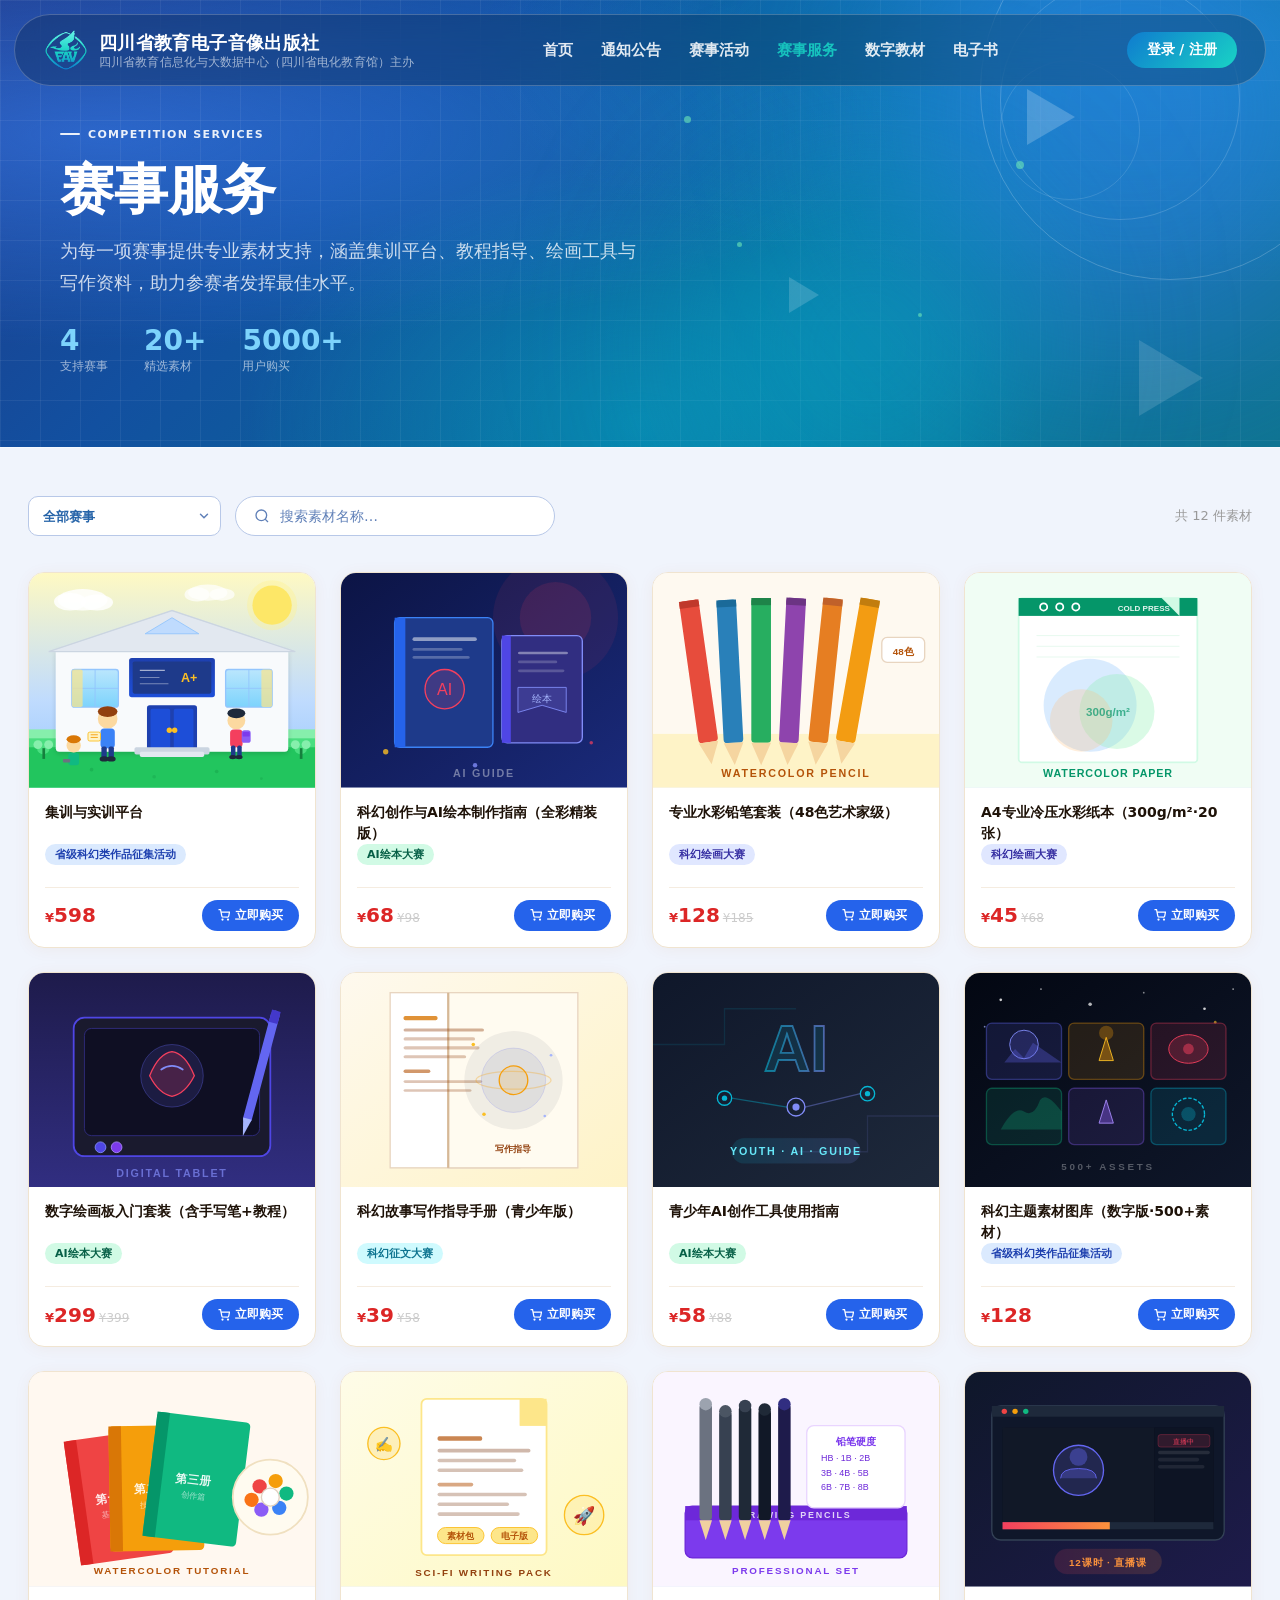
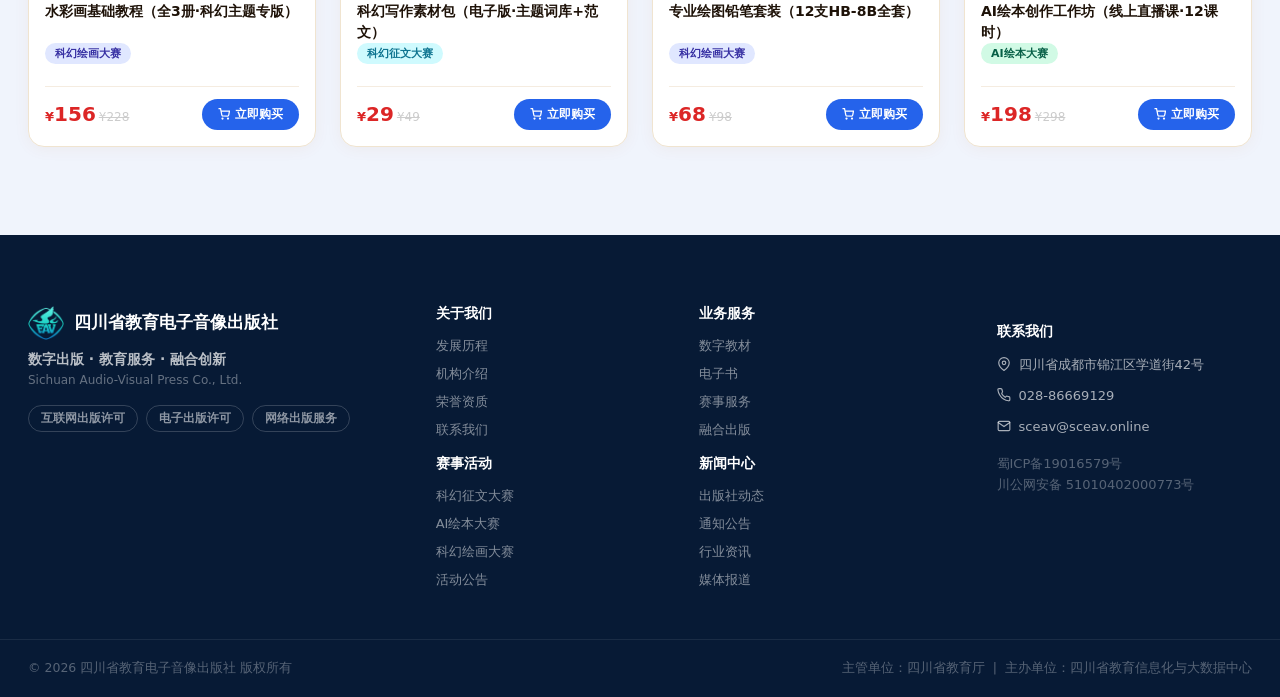
<file: courses.html>
<!doctype html>
<html lang="zh-CN">
<head>
  <meta charset="UTF-8" />
  <meta name="viewport" content="width=device-width, initial-scale=1.0" />
  <title>赛事服务 | 四川省教育电子音像出版社</title>
  <meta name="description" content="四川省教育电子音像出版社赛事服务，提供各类赛事参赛素材、集训平台、教程资料购买。" />
  <link rel="stylesheet" href="styles.css" />
  <style>
    /* ═══ 赛事服务页 Banner ═══ */
    .courses-hero {
      position: relative; overflow: hidden;
      padding: 120px max(28px, calc((100vw - 1160px) / 2)) 72px;
      color: #fff;
      border-bottom: 1px solid rgba(255,255,255,.06);
    }
    .courses-hero-bg {
      position: absolute; inset: 0; z-index: 0;
      background:
        
        radial-gradient(ellipse at 8% 30%,  rgba(59,130,246,.55)   0%, transparent 48%),
        radial-gradient(ellipse at 90% 12%, rgba(14,165,233,.45)   0%, transparent 42%),
        radial-gradient(ellipse at 50% 95%, rgba(6,182,212,.4)     0%, transparent 44%),
        linear-gradient(135deg, #1e3a8a 0%, #1250a0 30%, #0a6898 60%, #0e7490 100%);
    }
    .courses-hero-bg::after {
      content: ''; position: absolute; inset: 0;
      background:
        linear-gradient(rgba(255,255,255,.06) 1px, transparent 1px),
        linear-gradient(90deg, rgba(255,255,255,.06) 1px, transparent 1px);
      background-size: 40px 40px;
    }
    .courses-decos { position:absolute; inset:0; z-index:0; pointer-events:none; overflow:hidden; }
    .c-blob { position:absolute; border-radius:50%; filter:blur(90px); }
    .c-blob-1 { width:500px; height:500px; background:rgba(59,130,246,.45); top:-140px; right:-100px; }
    .c-blob-2 { width:360px; height:360px; background:rgba(6,182,212,.38); bottom:-80px; right:18%; }
    .c-ring { position:absolute; border-radius:50%; border:1.5px solid rgba(255,255,255,.2); }
    .c-ring-1 { width:380px; height:380px; top:-100px; right:-80px; animation:cring 20s linear infinite; }
    .c-ring-2 { width:240px; height:240px; top:-20px; right:40px; border-color:rgba(255,255,255,.16); animation:cring 14s linear infinite reverse; }
    .c-ring-3 { width:140px; height:140px; top:60px; right:140px; border-color:rgba(255,255,255,.12); animation:cring 9s linear infinite; }
    @keyframes cring { to { transform:rotate(360deg); } }
    .c-play { position:absolute; width:0; height:0; border-style:solid; }
    .c-play-1 { border-width:28px 0 28px 48px; border-color:transparent transparent transparent rgba(255,255,255,.2); top:20%; right:16%; animation:cfloat 8s ease-in-out infinite; }
    .c-play-2 { border-width:18px 0 18px 30px; border-color:transparent transparent transparent rgba(255,255,255,.16); top:62%; right:36%; animation:cfloat 11s ease-in-out infinite reverse; }
    .c-play-3 { border-width:38px 0 38px 64px; border-color:transparent transparent transparent rgba(255,255,255,.13); top:76%; right:6%; animation:cfloat 14s ease-in-out infinite .5s; }
    .c-node { position:absolute; border-radius:50%; background:rgba(110,231,183,.6); }
    .c-node-1 { width:8px; height:8px; top:36%; right:20%; animation:cnode 3s ease-in-out infinite; }
    .c-node-2 { width:5px; height:5px; top:54%; right:42%; animation:cnode 4.2s ease-in-out infinite .7s; }
    .c-node-3 { width:7px; height:7px; top:26%; right:46%; animation:cnode 5s ease-in-out infinite 1.4s; }
    .c-node-4 { width:4px; height:4px; top:70%; right:28%; animation:cnode 3.5s ease-in-out infinite 2s; }
    @keyframes cfloat { 0%,100%{transform:translateY(0)} 50%{transform:translateY(-16px)} }
    @keyframes cnode  { 0%,100%{transform:scale(1);opacity:.5} 50%{transform:scale(2.8);opacity:.12} }
    .courses-hero-inner { position: relative; z-index: 1; max-width: 760px; }
    .courses-hero .eyebrow {
      display: inline-flex; align-items: center; gap: 8px;
      padding: 0; border: none; background: none; border-radius: 0;
      font-size: 11px; letter-spacing: .12em; text-transform: uppercase;
      font-weight: 700; color: rgba(255,255,255,.9); margin-bottom: 18px;
    }
    .courses-hero .eyebrow::before {
      content: ''; display: block; width: 20px; height: 2px;
      background: rgba(255,255,255,.9); border-radius: 2px; flex-shrink: 0;
    }
    .courses-hero h1 {
      font-size: clamp(36px,4.5vw,54px); font-weight: 900; line-height: 1.15;
      margin-bottom: 14px; color: #fff; text-shadow: none;
    }
    .courses-hero p.sub {
      font-size: 18px; color: rgba(255,255,255,.78);
      line-height: 1.8; max-width: 580px; margin-bottom: 28px;
    }
    .hero-stats { display: flex; gap: 36px; flex-wrap: wrap; margin-top: 0; }
    .hero-stat { text-align: left; }
    .hero-stat strong { display: block; font-size: 28px; font-weight: 900; color: #7dd3fc; line-height: 1; }
    .hero-stat span { font-size: 12px; color: rgba(255,255,255,.6); }

    /* ═══ 主体 ═══ */
    .services-body {
      background: #f0f4fc;
      padding: 48px max(28px, calc((100vw - 1240px) / 2)) 88px;
      min-height: 60vh;
    }

    /* 搜索 + 筛选 */
    .services-toolbar {
      display: flex; flex-wrap: wrap; align-items: center; gap: 14px;
      margin-bottom: 32px;
    }
    .services-search {
      display: flex; align-items: center; gap: 8px;
      background: #fff; border: 1.5px solid #b8c8e8;
      border-radius: 999px; padding: 10px 18px;
      flex: 0 0 320px; transition: border-color .18s;
    }
    .services-search:focus-within { border-color: #3b82f6; }
    .services-search svg { flex-shrink: 0; color: #6080b8; }
    .services-search input {
      border: none; outline: none; background: transparent;
      font-size: 14px; color: #333; width: 100%;
    }
    .services-search input::placeholder { color: #6080b8; }
    .services-count { margin-left: auto; font-size: 13px; color: #999; }

    /* 赛事筛选 select */
    .comp-select-wrap {
      position: relative; flex-shrink: 0;
    }
    .comp-select-wrap svg {
      position: absolute; right: 10px; top: 50%; transform: translateY(-50%);
      pointer-events: none; color: #6080b8;
    }
    .comp-select {
      appearance: none; -webkit-appearance: none;
      padding: 0 34px 0 14px; height: 40px;
      border: 1.5px solid #b8c8e8; border-radius: 10px;
      background: #fff; font-size: 13px; font-weight: 600; color: #2563a8;
      cursor: pointer; outline: none; transition: border-color .15s;
      min-width: 160px;
    }
    .comp-select:focus { border-color: #3b82f6; }

    /* 商品网格 */
    .products-grid {
      display: grid;
      grid-template-columns: repeat(4, 1fr);
      gap: 24px;
    }

    /* 商品卡片 */
    .product-card {
      background: #fff; border-radius: 16px; border: 1px solid #d0dcf4;
      border: 1px solid #f0e4d0;
      box-shadow: 0 2px 16px rgba(180,80,0,.06);
      overflow: hidden; display: flex; flex-direction: column;
      transition: transform .2s, box-shadow .2s;
      cursor: pointer;
    }
    .product-card:hover {
      transform: translateY(-5px);
      box-shadow: 0 12px 40px rgba(180,80,0,.14);
    }
    .product-cover {
      width: 100%; aspect-ratio: 4/3;
      overflow: hidden; flex-shrink: 0;
      background: #eef3fc;
    }
    .product-cover svg { width: 100%; height: 100%; display: block; }
    .product-info { padding: 14px 16px 16px; flex: 1; display: flex; flex-direction: column; }
    .comp-tag {
      display: inline-flex; align-items: center;
      padding: 3px 10px; border-radius: 999px;
      font-size: 11px; font-weight: 700;
      margin-bottom: 8px; width: fit-content;
    }
    .comp-tag-0 { background: #dbeafe; color: #1e40af; }  /* 科幻征集 */
    .comp-tag-1 { background: #d1fae5; color: #065f46; }  /* AI绘本 */
    .comp-tag-2 { background: #e0e7ff; color: #3730a3; }  /* 科幻绘画 */
    .comp-tag-3 { background: #cffafe; color: #0e7490; }  /* 科幻征文 */
    .product-title {
      font-size: 14px; font-weight: 700; color: #1e1208;
      line-height: 1.5; margin-bottom: auto;
      display: -webkit-box; -webkit-line-clamp: 2; -webkit-box-orient: vertical; overflow: hidden;
    }
    .product-foot {
      display: flex; align-items: center; justify-content: space-between;
      margin-top: 14px; padding-top: 12px;
      border-top: 1px solid #f5ece0;
    }
    .product-price { display: flex; align-items: baseline; gap: 3px; }
    .product-price .p-main {
      font-size: 20px; font-weight: 900; color: #dc2626;
      line-height: 1;
    }
    .product-price .p-main::before { content: '¥'; font-size: 13px; }
    .product-price .p-orig { font-size: 12px; color: #ccc; text-decoration: line-through; }
    .btn-buy-card {
      display: inline-flex; align-items: center; gap: 5px;
      background: #2563eb;
      color: #fff; font-weight: 700; font-size: 12px;
      padding: 7px 16px; border-radius: 999px;
      border: none; cursor: pointer;
      text-decoration: none; white-space: nowrap;
      transition: box-shadow .18s, transform .18s;
    }
    .btn-buy-card:hover { background: #1d4ed8; box-shadow: 0 4px 16px rgba(37,99,235,.35); transform: translateY(-1px); }

    /* 空结果 */
    .no-results {
      grid-column: 1/-1; text-align: center;
      padding: 80px 20px; color: #6080b8;
    }
    .no-results svg { margin-bottom: 16px; opacity: .4; }
    .no-results p { font-size: 16px; }

    @media (max-width: 1100px) { .products-grid { grid-template-columns: repeat(3,1fr); } }
    @media (max-width: 760px)  { .products-grid { grid-template-columns: repeat(2,1fr); } .services-search { flex: 1 1 100%; } }
    @media (max-width: 480px)  { .products-grid { grid-template-columns: 1fr; } }
  </style>
</head>
<body>

  <!-- ═══ HEADER ═══ -->
  <header class="site-header" data-header>
    <a class="brand" href="index.html" aria-label="首页">
      <span class="brand-mark"><img src="assets/press-logo-eav.png?v=2" class="brand-logo-img" alt="标志" /></span>
      <div class="brand-name">
        <span class="brand-text">四川省教育电子音像出版社</span>
        <span class="brand-en">四川省教育信息化与大数据中心（四川省电化教育馆）主办</span>
      </div>
    </a>
    <nav class="nav-links" aria-label="主导航">
      <a href="index.html">首页</a>
      <a href="announcements.html">通知公告</a>
      <a href="events.html">赛事活动</a>
      <a href="courses.html" class="nav-active">赛事服务</a>
      <a href="textbooks.html">数字教材</a>
      <a href="ebooks.html">电子书</a>
    </nav>
    <div class="header-actions">
      <button class="btn-login" type="button" data-login-open>登录 / 注册</button>
      <button class="nav-mobile-toggle" type="button" data-menu-toggle aria-label="展开菜单"><span></span><span></span><span></span></button>
    </div>
  </header>

  <div class="mobile-menu" data-mobile-menu hidden>
    <nav>
      <a href="index.html" data-menu-close>首页</a>
      <a href="announcements.html" data-menu-close>通知公告</a>
      <a href="events.html" data-menu-close>赛事活动</a>
      <a href="courses.html" data-menu-close>赛事服务</a>
      <a href="textbooks.html" data-menu-close>数字教材</a>
      <a href="ebooks.html" data-menu-close>电子书</a>
    </nav>
    <div class="mobile-menu-footer">
      <button class="btn-login-mobile" type="button" data-login-open>登录 / 注册</button>
    </div>
  </div>

  <main>
    <!-- ═══ HERO ═══ -->
    <section class="courses-hero">
      <div class="courses-hero-bg"></div>
      <div class="courses-decos" aria-hidden="true">
        <div class="c-blob c-blob-1"></div>
        <div class="c-blob c-blob-2"></div>
        <div class="c-ring c-ring-1"></div>
        <div class="c-ring c-ring-2"></div>
        <div class="c-ring c-ring-3"></div>
        <div class="c-play c-play-1"></div>
        <div class="c-play c-play-2"></div>
        <div class="c-play c-play-3"></div>
        <div class="c-node c-node-1"></div>
        <div class="c-node c-node-2"></div>
        <div class="c-node c-node-3"></div>
        <div class="c-node c-node-4"></div>
      </div>
      <div class="courses-hero-inner">
        <p class="eyebrow">Competition Services</p>
        <h1>赛事服务</h1>
        <p class="sub">为每一项赛事提供专业素材支持，涵盖集训平台、教程指导、绘画工具与写作资料，助力参赛者发挥最佳水平。</p>
        <div class="hero-stats">
          <div class="hero-stat"><strong>4</strong><span>支持赛事</span></div>
          <div class="hero-stat"><strong>20+</strong><span>精选素材</span></div>
          <div class="hero-stat"><strong>5000+</strong><span>用户购买</span></div>
        </div>
      </div>
    </section>

    <!-- ═══ 主体 ═══ -->
    <section class="services-body">

      <!-- 搜索 + 筛选同行 -->
      <div class="services-toolbar" style="margin-bottom:36px;">
        <div class="comp-select-wrap">
          <select class="comp-select" id="comp-select">
            <option value="all">全部赛事</option>
            <option value="省级科幻类作品征集活动">省级科幻类作品征集活动</option>
            <option value="AI绘本大赛">AI绘本大赛</option>
            <option value="科幻绘画大赛">科幻绘画大赛</option>
            <option value="科幻征文大赛">科幻征文大赛</option>
          </select>
          <svg width="14" height="14" viewBox="0 0 24 24" fill="none" stroke="currentColor" stroke-width="2.5" stroke-linecap="round"><polyline points="6 9 12 15 18 9"/></svg>
        </div>
        <div class="services-search">
          <svg width="16" height="16" viewBox="0 0 24 24" fill="none" stroke="currentColor" stroke-width="2"><circle cx="11" cy="11" r="8"/><line x1="21" y1="21" x2="16.65" y2="16.65"/></svg>
          <input type="text" id="search-input" placeholder="搜索素材名称…" autocomplete="off" />
        </div>
        <span class="services-count" id="result-count"></span>
      </div>

      <!-- 商品网格 -->
      <div class="products-grid" id="products-grid"></div>

    </section>
  </main>

  <!-- ═══ FOOTER ═══ -->
  <footer class="footer" id="contact">
    <div class="footer-inner">
      <div class="footer-brand">
        <div class="footer-logo">
          <img src="assets/press-logo-eav.png?v=2" class="brand-logo-img" alt="" />
          <span>四川省教育电子音像出版社</span>
        </div>
        <p class="footer-slogan">数字出版 · 教育服务 · 融合创新</p>
        <p class="footer-en">Sichuan Audio-Visual Press Co., Ltd.</p>
        <div class="footer-badges"><span>互联网出版许可</span><span>电子出版许可</span><span>网络出版服务</span></div>
      </div>
      <div class="footer-nav-group">
        <div class="footer-nav">
          <h4>关于我们</h4>
          <a href="index.html#about">发展历程</a><a href="index.html#about">机构介绍</a><a href="index.html#about">荣誉资质</a><a href="index.html#about">联系我们</a>
        </div>
        <div class="footer-nav">
          <h4>业务服务</h4>
          <a href="textbooks.html">数字教材</a><a href="ebooks.html">电子书</a><a href="courses.html">赛事服务</a><a href="index.html#fusion">融合出版</a>
        </div>
        <div class="footer-nav">
          <h4>赛事活动</h4>
          <a href="events.html">科幻征文大赛</a><a href="events.html">AI绘本大赛</a><a href="events.html">科幻绘画大赛</a><a href="events.html">活动公告</a>
        </div>
        <div class="footer-nav">
          <h4>新闻中心</h4>
          <a href="index.html#news">出版社动态</a><a href="announcements.html">通知公告</a><a href="index.html#news">行业资讯</a><a href="index.html#news">媒体报道</a>
        </div>
      </div>
      <div class="footer-contact">
        <h4>联系我们</h4>
        <p><svg width="14" height="14" viewBox="0 0 24 24" fill="none" stroke="currentColor" stroke-width="2" stroke-linecap="round"><path d="M21 10c0 7-9 13-9 13s-9-6-9-13a9 9 0 0 1 18 0z"/><circle cx="12" cy="10" r="3"/></svg> 四川省成都市锦江区学道街42号</p>
        <p><svg width="14" height="14" viewBox="0 0 24 24" fill="none" stroke="currentColor" stroke-width="2" stroke-linecap="round"><path d="M22 16.92v3a2 2 0 0 1-2.18 2 19.79 19.79 0 0 1-8.63-3.07A19.5 19.5 0 0 1 4.69 12 19.79 19.79 0 0 1 1.62 3.38 2 2 0 0 1 3.62 1h3a2 2 0 0 1 2 1.72 12.84 12.84 0 0 0 .7 2.81 2 2 0 0 1-.45 2.11L8.09 9.91a16 16 0 0 0 6 6l1.27-1.27a2 2 0 0 1 2.11-.45 12.84 12.84 0 0 0 2.81.7A2 2 0 0 1 22 16.92z"/></svg> 028-86669129</p>
        <p><svg width="14" height="14" viewBox="0 0 24 24" fill="none" stroke="currentColor" stroke-width="2" stroke-linecap="round"><path d="M4 4h16c1.1 0 2 .9 2 2v12c0 1.1-.9 2-2 2H4c-1.1 0-2-.9-2-2V6c0-1.1.9-2 2-2z"/><polyline points="22,6 12,13 2,6"/></svg> sceav@sceav.online</p>
        <p class="footer-icp">蜀ICP备19016579号<br/>川公网安备 51010402000773号</p>
      </div>
    </div>
    <div class="footer-bottom">
      <p>© 2026 四川省教育电子音像出版社 版权所有</p>
      <p>主管单位：四川省教育厅 &nbsp;|&nbsp; 主办单位：四川省教育信息化与大数据中心</p>
    </div>
  </footer>

  <script src="script.js"></script>
  <script>
  /* ══════════════════════════════════════════
     商品数据
  ══════════════════════════════════════════ */
  const PRODUCTS = [
    {
      id: 1,
      title: '集训与实训平台',
      comp: '省级科幻类作品征集活动',
      compIdx: 0,
      price: 598,
      orig: null,
      url: 'https://www.jd.com',
      cover: `<svg viewBox="0 0 320 240" xmlns="http://www.w3.org/2000/svg">
        <defs>
          <linearGradient id="c1sky" x1="0" y1="0" x2="0" y2="1">
            <stop offset="0%" stop-color="#fef9c3"/>
            <stop offset="60%" stop-color="#bfdbfe"/>
            <stop offset="100%" stop-color="#93c5fd"/>
          </linearGradient>
          <linearGradient id="c1floor" x1="0" y1="0" x2="0" y2="1">
            <stop offset="0%" stop-color="#e2e8f0"/>
            <stop offset="100%" stop-color="#cbd5e1"/>
          </linearGradient>
          <linearGradient id="c1board" x1="0" y1="0" x2="0" y2="1">
            <stop offset="0%" stop-color="#1e40af"/>
            <stop offset="100%" stop-color="#1d4ed8"/>
          </linearGradient>
          <linearGradient id="c1win" x1="0" y1="0" x2="0" y2="1">
            <stop offset="0%" stop-color="#bae6fd"/>
            <stop offset="100%" stop-color="#7dd3fc"/>
          </linearGradient>
          <filter id="c1shadow">
            <feDropShadow dx="0" dy="2" stdDeviation="3" flood-color="rgba(0,0,0,.15)"/>
          </filter>
        </defs>

        <!-- 天空背景 -->
        <rect width="320" height="240" fill="url(#c1sky)"/>

        <!-- 太阳 -->
        <circle cx="272" cy="36" r="22" fill="#fde047" opacity=".9"/>
        <circle cx="272" cy="36" r="28" fill="#fef08a" opacity=".35"/>

        <!-- 云朵 -->
        <ellipse cx="60" cy="30" rx="28" ry="12" fill="white" opacity=".85"/>
        <ellipse cx="46" cy="32" rx="18" ry="10" fill="white" opacity=".85"/>
        <ellipse cx="76" cy="33" rx="18" ry="9" fill="white" opacity=".85"/>
        <ellipse cx="200" cy="22" rx="22" ry="9" fill="white" opacity=".7"/>
        <ellipse cx="188" cy="24" rx="14" ry="8" fill="white" opacity=".7"/>
        <ellipse cx="216" cy="24" rx="14" ry="7" fill="white" opacity=".7"/>

        <!-- 地面 -->
        <rect x="0" y="175" width="320" height="65" fill="#86efac"/>
        <rect x="0" y="185" width="320" height="55" fill="#4ade80"/>
        <rect x="0" y="195" width="320" height="45" fill="#22c55e"/>

        <!-- 教室建筑主体 -->
        <rect x="30" y="85" width="260" height="115" rx="4" fill="#f8fafc" filter="url(#c1shadow)"/>
        <!-- 屋顶 -->
        <polygon points="22,88 160,42 298,88" fill="#e2e8f0"/>
        <polygon points="22,88 160,42 298,88" fill="none" stroke="#cbd5e1" stroke-width="1.5"/>
        <!-- 屋顶装饰三角 -->
        <polygon points="130,68 160,50 190,68" fill="#bfdbfe" stroke="#93c5fd" stroke-width="1"/>

        <!-- 大门 -->
        <rect x="132" y="148" width="56" height="52" rx="3" fill="#1e40af"/>
        <rect x="136" y="152" width="22" height="44" rx="2" fill="#1d4ed8"/>
        <rect x="162" y="152" width="22" height="44" rx="2" fill="#1d4ed8"/>
        <circle cx="157" cy="176" r="3" fill="#fbbf24"/>
        <circle cx="163" cy="176" r="3" fill="#fbbf24"/>

        <!-- 窗户左 -->
        <rect x="48" y="108" width="52" height="42" rx="3" fill="url(#c1win)" stroke="#93c5fd" stroke-width="1.5"/>
        <line x1="74" y1="108" x2="74" y2="150" stroke="#93c5fd" stroke-width="1"/>
        <line x1="48" y1="129" x2="100" y2="129" stroke="#93c5fd" stroke-width="1"/>
        <!-- 窗帘 -->
        <rect x="48" y="108" width="12" height="42" rx="2" fill="#fde68a" opacity=".7"/>

        <!-- 窗户右 -->
        <rect x="220" y="108" width="52" height="42" rx="3" fill="url(#c1win)" stroke="#93c5fd" stroke-width="1.5"/>
        <line x1="246" y1="108" x2="246" y2="150" stroke="#93c5fd" stroke-width="1"/>
        <line x1="220" y1="129" x2="272" y2="129" stroke="#93c5fd" stroke-width="1"/>
        <rect x="260" y="108" width="12" height="42" rx="2" fill="#fde68a" opacity=".7"/>

        <!-- 黑板（门上方装饰） -->
        <rect x="112" y="95" width="96" height="44" rx="3" fill="url(#c1board)"/>
        <rect x="116" y="99" width="88" height="36" rx="2" fill="#1e3a8a"/>
        <!-- 黑板上的内容 -->
        <line x1="124" y1="109" x2="152" y2="109" stroke="rgba(255,255,255,.6)" stroke-width="1.5"/>
        <line x1="124" y1="117" x2="146" y2="117" stroke="rgba(255,255,255,.4)" stroke-width="1.2"/>
        <line x1="124" y1="124" x2="156" y2="124" stroke="rgba(255,255,255,.4)" stroke-width="1.2"/>
        <text x="170" y="122" font-size="14" fill="#fbbf24" font-family="Arial,sans-serif" font-weight="900">A+</text>

        <!-- 台阶 -->
        <rect x="118" y="195" width="84" height="8" rx="2" fill="#cbd5e1"/>
        <rect x="124" y="200" width="72" height="6" rx="2" fill="#e2e8f0"/>

        <!-- 人物1：老师（左侧，站姿） -->
        <!-- 头 -->
        <circle cx="88" cy="163" r="11" fill="#fcd9a0"/>
        <!-- 头发 -->
        <ellipse cx="88" cy="155" rx="11" ry="6" fill="#92400e"/>
        <!-- 身体 -->
        <rect x="80" y="174" width="16" height="22" rx="4" fill="#3b82f6"/>
        <!-- 腿 -->
        <rect x="81" y="194" width="6" height="14" rx="2" fill="#1e3a8a"/>
        <rect x="89" y="194" width="6" height="14" rx="2" fill="#1e3a8a"/>
        <!-- 鞋 -->
        <ellipse cx="84" cy="208" rx="5" ry="3" fill="#1e293b"/>
        <ellipse cx="92" cy="208" rx="5" ry="3" fill="#1e293b"/>
        <!-- 手臂/书 -->
        <rect x="66" y="178" width="14" height="10" rx="2" fill="#fef3c7" stroke="#fbbf24" stroke-width="1"/>
        <line x1="69" y1="181" x2="77" y2="181" stroke="#f59e0b" stroke-width="1"/>
        <line x1="69" y1="184" x2="77" y2="184" stroke="#f59e0b" stroke-width="1"/>

        <!-- 人物2：学生（右侧，站姿，背书包） -->
        <circle cx="232" cy="165" r="10" fill="#fcd9a0"/>
        <ellipse cx="232" cy="157" rx="10" ry="5.5" fill="#1e293b"/>
        <!-- 身体 -->
        <rect x="225" y="175" width="14" height="20" rx="4" fill="#f43f5e"/>
        <!-- 书包 -->
        <rect x="238" y="176" width="10" height="14" rx="3" fill="#8b5cf6"/>
        <rect x="239" y="178" width="8" height="5" rx="1" fill="#7c3aed"/>
        <!-- 腿 -->
        <rect x="226" y="193" width="5" height="13" rx="2" fill="#1e3a8a"/>
        <rect x="233" y="193" width="5" height="13" rx="2" fill="#1e3a8a"/>
        <ellipse cx="228" cy="206" rx="4" ry="2.5" fill="#1e293b"/>
        <ellipse cx="235" cy="206" rx="4" ry="2.5" fill="#1e293b"/>

        <!-- 人物3：学生（左侧小，坐姿） -->
        <circle cx="50" cy="193" r="8" fill="#fcd9a0"/>
        <ellipse cx="50" cy="186" rx="8" ry="4.5" fill="#d97706"/>
        <rect x="44" y="201" width="12" height="14" rx="3" fill="#10b981"/>
        <rect x="38" y="208" width="8" height="4" rx="1" fill="#6b7280"/><!-- 小凳子腿 -->

        <!-- 装饰花草 -->
        <circle cx="16" cy="196" r="7" fill="#4ade80"/>
        <circle cx="10" cy="192" r="5" fill="#86efac"/>
        <circle cx="22" cy="192" r="5" fill="#86efac"/>
        <rect x="15" y="196" width="3" height="12" fill="#15803d"/>

        <circle cx="304" cy="196" r="7" fill="#4ade80"/>
        <circle cx="298" cy="192" r="5" fill="#86efac"/>
        <circle cx="310" cy="192" r="5" fill="#86efac"/>
        <rect x="303" y="196" width="3" height="12" fill="#15803d"/>

        <!-- 底部草地纹理小点 -->
        <circle cx="70" cy="220" r="2" fill="#16a34a" opacity=".5"/>
        <circle cx="140" cy="228" r="2" fill="#16a34a" opacity=".4"/>
        <circle cx="210" cy="222" r="2" fill="#16a34a" opacity=".5"/>
        <circle cx="260" cy="230" r="1.5" fill="#16a34a" opacity=".4"/>
      </svg>`
    },
    {
      id: 2,
      title: '科幻创作与AI绘本制作指南（全彩精装版）',
      comp: 'AI绘本大赛',
      compIdx: 1,
      price: 68,
      orig: 98,
      url: 'https://www.jd.com',
      cover: `<svg viewBox="0 0 320 240" xmlns="http://www.w3.org/2000/svg">
        <defs>
          <linearGradient id="c2bg" x1="0" y1="0" x2="1" y2="1"><stop offset="0%" stop-color="#0c1445"/><stop offset="100%" stop-color="#1a2a7a"/></linearGradient>
          <linearGradient id="c2acc" x1="0" y1="0" x2="1" y2="1"><stop offset="0%" stop-color="#f43f5e"/><stop offset="100%" stop-color="#fb7185"/></linearGradient>
        </defs>
        <rect width="320" height="240" fill="url(#c2bg)"/>
        <circle cx="240" cy="50" r="70" fill="rgba(244,63,94,.08)"/>
        <circle cx="240" cy="50" r="40" fill="rgba(244,63,94,.12)"/>
        <!-- 书本 -->
        <rect x="60" y="50" width="110" height="145" rx="6" fill="#1e3a8a" stroke="#3b82f6" stroke-width="1.5"/>
        <rect x="60" y="50" width="12" height="145" rx="3 0 0 3" fill="#2563eb"/>
        <rect x="80" y="72" width="72" height="4" rx="2" fill="rgba(255,255,255,.5)"/>
        <rect x="80" y="84" width="56" height="3" rx="2" fill="rgba(255,255,255,.25)"/>
        <rect x="80" y="93" width="64" height="3" rx="2" fill="rgba(255,255,255,.25)"/>
        <circle cx="116" cy="130" r="22" fill="rgba(244,63,94,.15)" stroke="#f43f5e" stroke-width="1.5"/>
        <text x="116" y="136" text-anchor="middle" font-size="18" fill="#f43f5e" font-family="Arial,sans-serif">AI</text>
        <!-- 第二本书 -->
        <rect x="180" y="70" width="90" height="120" rx="6" fill="#312e81" stroke="#818cf8" stroke-width="1.5"/>
        <rect x="180" y="70" width="10" height="120" rx="3 0 0 3" fill="#4f46e5"/>
        <rect x="198" y="88" width="56" height="3" rx="2" fill="rgba(255,255,255,.4)"/>
        <rect x="198" y="98" width="44" height="3" rx="2" fill="rgba(255,255,255,.2)"/>
        <rect x="198" y="108" width="52" height="3" rx="2" fill="rgba(255,255,255,.2)"/>
        <path d="M198 128 L252 128 L252 156 L225 148 L198 156Z" fill="rgba(129,140,248,.15)" stroke="#818cf8" stroke-width="1"/>
        <text x="225" y="144" text-anchor="middle" font-size="11" fill="#a5b4fc" font-family="Arial,sans-serif">绘本</text>
        <!-- 星星装饰 -->
        <circle cx="50" cy="200" r="3" fill="#fbbf24" opacity=".8"/>
        <circle cx="280" cy="190" r="2" fill="#f43f5e" opacity=".7"/>
        <circle cx="150" cy="215" r="2.5" fill="#818cf8" opacity=".8"/>
        <text x="160" y="228" text-anchor="middle" font-size="12" fill="rgba(255,255,255,.4)" font-family="Arial,sans-serif" font-weight="700" letter-spacing="2">AI GUIDE</text>
      </svg>`
    },
    {
      id: 3,
      title: '专业水彩铅笔套装（48色艺术家级）',
      comp: '科幻绘画大赛',
      compIdx: 2,
      price: 128,
      orig: 185,
      url: 'https://www.jd.com',
      cover: `<svg viewBox="0 0 320 240" xmlns="http://www.w3.org/2000/svg">
        <rect width="320" height="240" fill="#fef9f0"/>
        <rect x="0" y="180" width="320" height="60" fill="#fef3c7"/>
        <!-- 铅笔们 -->
        <rect x="40" y="30" width="22" height="160" rx="4" fill="#e74c3c" transform="rotate(-8,51,110)"/>
        <polygon points="40,190 62,190 51,215" fill="#f5d5a0" transform="rotate(-8,51,110)"/>
        <rect x="40" y="30" width="22" height="8" rx="2 2 0 0" fill="#c0392b" transform="rotate(-8,51,110)"/>
        <rect x="75" y="30" width="22" height="160" rx="4" fill="#2980b9" transform="rotate(-3,86,110)"/>
        <polygon points="75,190 97,190 86,215" fill="#f5d5a0" transform="rotate(-3,86,110)"/>
        <rect x="75" y="30" width="22" height="8" rx="2 2 0 0" fill="#1a6a99" transform="rotate(-3,86,110)"/>
        <rect x="110" y="28" width="22" height="162" rx="4" fill="#27ae60"/>
        <polygon points="110,190 132,190 121,215" fill="#f5d5a0"/>
        <rect x="110" y="28" width="22" height="8" rx="2 2 0 0" fill="#1e8449"/>
        <rect x="145" y="28" width="22" height="162" rx="4" fill="#8e44ad" transform="rotate(3,156,110)"/>
        <polygon points="145,190 167,190 156,215" fill="#f5d5a0" transform="rotate(3,156,110)"/>
        <rect x="145" y="28" width="22" height="8" rx="2 2 0 0" fill="#6c3483" transform="rotate(3,156,110)"/>
        <rect x="182" y="28" width="22" height="162" rx="4" fill="#e67e22" transform="rotate(6,193,110)"/>
        <polygon points="182,190 204,190 193,215" fill="#f5d5a0" transform="rotate(6,193,110)"/>
        <rect x="182" y="28" width="22" height="8" rx="2 2 0 0" fill="#c0612a" transform="rotate(6,193,110)"/>
        <rect x="218" y="28" width="22" height="162" rx="4" fill="#f39c12" transform="rotate(10,229,110)"/>
        <polygon points="218,190 240,190 229,215" fill="#f5d5a0" transform="rotate(10,229,110)"/>
        <rect x="218" y="28" width="22" height="8" rx="2 2 0 0" fill="#c27d0e" transform="rotate(10,229,110)"/>
        <!-- 标签 -->
        <rect x="256" y="72" width="48" height="28" rx="6" fill="#fff" stroke="#e8d5c0" stroke-width="1.5"/>
        <text x="280" y="92" text-anchor="middle" font-size="11" font-weight="800" fill="#b45309" font-family="Arial,sans-serif">48色</text>
        <text x="160" y="228" text-anchor="middle" font-size="12" fill="#b45309" font-family="Arial,sans-serif" font-weight="700" letter-spacing="2">WATERCOLOR PENCIL</text>
      </svg>`
    },
    {
      id: 4,
      title: 'A4专业冷压水彩纸本（300g/m²·20张）',
      comp: '科幻绘画大赛',
      compIdx: 2,
      price: 45,
      orig: 68,
      url: 'https://www.jd.com',
      cover: `<svg viewBox="0 0 320 240" xmlns="http://www.w3.org/2000/svg">
        <rect width="320" height="240" fill="#f0fdf4"/>
        <!-- 纸本 -->
        <rect x="60" y="28" width="200" height="184" rx="4" fill="#fff" stroke="#d1fae5" stroke-width="2"/>
        <rect x="60" y="28" width="200" height="20" rx="4 4 0 0" fill="#059669"/>
        <circle cx="88" cy="38" r="4" fill="none" stroke="#fff" stroke-width="2"/>
        <circle cx="106" cy="38" r="4" fill="none" stroke="#fff" stroke-width="2"/>
        <circle cx="124" cy="38" r="4" fill="none" stroke="#fff" stroke-width="2"/>
        <text x="200" y="43" text-anchor="middle" font-size="9" font-weight="700" fill="rgba(255,255,255,.9)" font-family="Arial,sans-serif">COLD PRESS</text>
        <!-- 纸张纹理线 -->
        <line x1="80" y1="70" x2="240" y2="70" stroke="#e5f9ee" stroke-width="1"/>
        <line x1="80" y1="82" x2="240" y2="82" stroke="#e5f9ee" stroke-width="1"/>
        <line x1="80" y1="94" x2="240" y2="94" stroke="#e5f9ee" stroke-width="1"/>
        <!-- 水彩晕染效果 -->
        <circle cx="140" cy="148" r="52" fill="rgba(147,197,253,.35)"/>
        <circle cx="170" cy="155" r="42" fill="rgba(134,239,172,.3)"/>
        <circle cx="130" cy="165" r="35" fill="rgba(253,186,116,.25)"/>
        <text x="160" y="160" text-anchor="middle" font-size="13" fill="rgba(5,150,105,.7)" font-weight="700" font-family="Arial,sans-serif">300g/m²</text>
        <!-- 角落折痕 -->
        <path d="M240,28 L240,48 L220,28Z" fill="#d1fae5"/>
        <text x="160" y="228" text-anchor="middle" font-size="12" fill="#059669" font-family="Arial,sans-serif" font-weight="700" letter-spacing="1">WATERCOLOR PAPER</text>
      </svg>`
    },
    {
      id: 5,
      title: '数字绘画板入门套装（含手写笔+教程）',
      comp: 'AI绘本大赛',
      compIdx: 1,
      price: 299,
      orig: 399,
      url: 'https://www.jd.com',
      cover: `<svg viewBox="0 0 320 240" xmlns="http://www.w3.org/2000/svg">
        <defs><linearGradient id="c5bg" x1="0" y1="0" x2="0" y2="1"><stop offset="0%" stop-color="#1e1b4b"/><stop offset="100%" stop-color="#312e81"/></linearGradient></defs>
        <rect width="320" height="240" fill="url(#c5bg)"/>
        <!-- 绘画板 -->
        <rect x="50" y="50" width="220" height="155" rx="12" fill="#1a1a2e" stroke="#4f46e5" stroke-width="2"/>
        <rect x="62" y="62" width="196" height="120" rx="8" fill="#0f0f23" stroke="#312e81" stroke-width="1"/>
        <!-- 屏幕内容 - 绘画中 -->
        <circle cx="160" cy="115" r="35" fill="rgba(99,102,241,.15)" stroke="rgba(99,102,241,.4)" stroke-width="1"/>
        <path d="M135,115 Q145,90 160,88 Q175,90 185,115 Q175,135 160,138 Q145,135 135,115Z" fill="rgba(244,63,94,.2)" stroke="#f43f5e" stroke-width="1.5"/>
        <path d="M148,108 Q160,100 172,108" stroke="#818cf8" stroke-width="2" fill="none" stroke-linecap="round"/>
        <!-- 手写笔 -->
        <rect x="255" y="40" width="10" height="130" rx="5" fill="#6366f1" transform="rotate(15,260,105)"/>
        <polygon points="255,165 265,165 260,185" fill="#a5b4fc" transform="rotate(15,260,105)"/>
        <rect x="255" y="40" width="10" height="14" rx="5 5 0 0" fill="#4338ca" transform="rotate(15,260,105)"/>
        <!-- 按钮 -->
        <circle cx="80" cy="195" r="6" fill="#4f46e5" stroke="#818cf8" stroke-width="1"/>
        <circle cx="98" cy="195" r="6" fill="#7c3aed" stroke="#a78bfa" stroke-width="1"/>
        <text x="160" y="228" text-anchor="middle" font-size="12" fill="rgba(129,140,248,.7)" font-family="Arial,sans-serif" font-weight="700" letter-spacing="2">DIGITAL TABLET</text>
      </svg>`
    },
    {
      id: 6,
      title: '科幻故事写作指导手册（青少年版）',
      comp: '科幻征文大赛',
      compIdx: 3,
      price: 39,
      orig: 58,
      url: 'https://www.jd.com',
      cover: `<svg viewBox="0 0 320 240" xmlns="http://www.w3.org/2000/svg">
        <defs><linearGradient id="c6bg" x1="0" y1="0" x2="1" y2="1"><stop offset="0%" stop-color="#fef9ee"/><stop offset="100%" stop-color="#fef3c7"/></linearGradient></defs>
        <rect width="320" height="240" fill="url(#c6bg)"/>
        <!-- 书页效果 -->
        <rect x="55" y="22" width="145" height="196" rx="4 0 0 4" fill="#fff" stroke="#e8d5c0" stroke-width="1.5"/>
        <rect x="120" y="22" width="145" height="196" rx="0 4 4 0" fill="#fffbf0" stroke="#e8d5c0" stroke-width="1.5"/>
        <!-- 装订线 -->
        <line x1="120" y1="22" x2="120" y2="218" stroke="#d6b896" stroke-width="2.5"/>
        <!-- 文字行 -->
        <rect x="70" y="48" width="38" height="5" rx="2" fill="#d97706" opacity=".8"/>
        <rect x="70" y="62" width="90" height="3.5" rx="2" fill="#92400e" opacity=".4"/>
        <rect x="70" y="72" width="80" height="3.5" rx="2" fill="#92400e" opacity=".3"/>
        <rect x="70" y="82" width="85" height="3.5" rx="2" fill="#92400e" opacity=".3"/>
        <rect x="70" y="92" width="70" height="3.5" rx="2" fill="#92400e" opacity=".3"/>
        <rect x="70" y="108" width="30" height="4" rx="2" fill="#b45309" opacity=".6"/>
        <rect x="70" y="120" width="88" height="3" rx="2" fill="#92400e" opacity=".3"/>
        <rect x="70" y="130" width="76" height="3" rx="2" fill="#92400e" opacity=".3"/>
        <!-- 右页 - 宇宙插图 -->
        <circle cx="193" cy="120" r="55" fill="rgba(15,23,42,.06)"/>
        <circle cx="193" cy="120" r="36" fill="rgba(30,58,138,.08)" stroke="rgba(99,102,241,.2)" stroke-width="1"/>
        <circle cx="193" cy="120" r="16" fill="rgba(245,158,11,.15)" stroke="#f59e0b" stroke-width="1.5"/>
        <!-- 星球环 -->
        <ellipse cx="193" cy="120" rx="42" ry="10" fill="none" stroke="rgba(245,158,11,.3)" stroke-width="1.5"/>
        <!-- 星星 -->
        <circle cx="148" cy="80" r="2" fill="#fbbf24"/>
        <circle cx="235" cy="92" r="1.5" fill="#a5b4fc"/>
        <circle cx="160" cy="158" r="2" fill="#fbbf24"/>
        <circle cx="228" cy="160" r="1.5" fill="#a5b4fc"/>
        <text x="193" y="200" text-anchor="middle" font-size="10" fill="#92400e" font-family="Arial,sans-serif" font-weight="700">写作指导</text>
      </svg>`
    },
    {
      id: 7,
      title: '青少年AI创作工具使用指南',
      comp: 'AI绘本大赛',
      compIdx: 1,
      price: 58,
      orig: 88,
      url: 'https://www.jd.com',
      cover: `<svg viewBox="0 0 320 240" xmlns="http://www.w3.org/2000/svg">
        <defs>
          <linearGradient id="c7bg" x1="0" y1="0" x2="1" y2="1"><stop offset="0%" stop-color="#0f172a"/><stop offset="100%" stop-color="#1e293b"/></linearGradient>
          <linearGradient id="c7acc" x1="0" y1="0" x2="1" y2="0"><stop offset="0%" stop-color="#06b6d4"/><stop offset="100%" stop-color="#818cf8"/></linearGradient>
        </defs>
        <rect width="320" height="240" fill="url(#c7bg)"/>
        <!-- 电路背景 -->
        <path d="M0,80 H80 V40 H160" stroke="rgba(6,182,212,.12)" stroke-width="1.5" fill="none"/>
        <path d="M320,160 H240 V200 H160" stroke="rgba(129,140,248,.12)" stroke-width="1.5" fill="none"/>
        <!-- AI字母大字 -->
        <text x="160" y="110" text-anchor="middle" font-size="72" font-weight="900" fill="none" stroke="url(#c7acc)" stroke-width="2" font-family="Arial,sans-serif" opacity=".6">AI</text>
        <text x="160" y="110" text-anchor="middle" font-size="72" font-weight="900" fill="rgba(6,182,212,.12)" font-family="Arial,sans-serif">AI</text>
        <!-- 连接节点 -->
        <circle cx="80" cy="140" r="8" fill="none" stroke="#06b6d4" stroke-width="1.5"/>
        <circle cx="80" cy="140" r="3" fill="#06b6d4"/>
        <circle cx="160" cy="150" r="10" fill="none" stroke="#818cf8" stroke-width="1.5"/>
        <circle cx="160" cy="150" r="4" fill="#818cf8"/>
        <circle cx="240" cy="135" r="8" fill="none" stroke="#06b6d4" stroke-width="1.5"/>
        <circle cx="240" cy="135" r="3" fill="#06b6d4"/>
        <line x1="88" y1="140" x2="150" y2="150" stroke="rgba(6,182,212,.4)" stroke-width="1.5"/>
        <line x1="170" y1="150" x2="232" y2="135" stroke="rgba(129,140,248,.4)" stroke-width="1.5"/>
        <!-- 底部标签 -->
        <rect x="88" y="185" width="144" height="28" rx="14" fill="url(#c7acc)" opacity=".15" stroke="url(#c7acc)" style="stroke-opacity:.4"/>
        <text x="160" y="204" text-anchor="middle" font-size="12" font-weight="700" fill="#67e8f9" font-family="Arial,sans-serif" letter-spacing="2">YOUTH · AI · GUIDE</text>
      </svg>`
    },
    {
      id: 8,
      title: '科幻主题素材图库（数字版·500+素材）',
      comp: '省级科幻类作品征集活动',
      compIdx: 0,
      price: 128,
      orig: null,
      url: 'https://www.jd.com',
      cover: `<svg viewBox="0 0 320 240" xmlns="http://www.w3.org/2000/svg">
        <defs><linearGradient id="c8bg" x1="0" y1="0" x2="1" y2="1"><stop offset="0%" stop-color="#030712"/><stop offset="100%" stop-color="#0f172a"/></linearGradient></defs>
        <rect width="320" height="240" fill="url(#c8bg)"/>
        <!-- 星空 -->
        <circle cx="40" cy="30" r="1.5" fill="#fff" opacity=".8"/>
        <circle cx="85" cy="18" r="1" fill="#fff" opacity=".6"/>
        <circle cx="140" cy="35" r="2" fill="#fff" opacity=".7"/>
        <circle cx="200" cy="22" r="1" fill="#fff" opacity=".5"/>
        <circle cx="268" cy="40" r="1.5" fill="#fff" opacity=".8"/>
        <circle cx="300" cy="18" r="1" fill="#fff" opacity=".6"/>
        <circle cx="22" cy="60" r="1" fill="#a5b4fc" opacity=".7"/>
        <circle cx="280" cy="55" r="1.5" fill="#fbbf24" opacity=".6"/>
        <!-- 图库框格 -->
        <rect x="24" y="56" width="84" height="63" rx="6" fill="rgba(99,102,241,.15)" stroke="rgba(99,102,241,.4)" stroke-width="1.5"/>
        <circle cx="66" cy="80" r="16" fill="rgba(99,102,241,.2)" stroke="#818cf8" stroke-width="1"/>
        <path d="M44,100 L56,85 L66,95 L76,78 L108,100Z" fill="rgba(99,102,241,.3)"/>
        <rect x="116" y="56" width="84" height="63" rx="6" fill="rgba(245,158,11,.12)" stroke="rgba(245,158,11,.35)" stroke-width="1.5"/>
        <path d="M150,98 L158,72 L166,98Z" fill="rgba(245,158,11,.4)" stroke="#fbbf24" stroke-width="1"/>
        <circle cx="158" cy="67" r="8" fill="rgba(245,158,11,.3)"/>
        <rect x="208" y="56" width="84" height="63" rx="6" fill="rgba(244,63,94,.12)" stroke="rgba(244,63,94,.35)" stroke-width="1.5"/>
        <ellipse cx="250" cy="85" rx="22" ry="16" fill="rgba(244,63,94,.2)" stroke="#f43f5e" stroke-width="1"/>
        <circle cx="250" cy="85" r="6" fill="rgba(244,63,94,.5)"/>
        <!-- 下排 -->
        <rect x="24" y="129" width="84" height="63" rx="6" fill="rgba(16,185,129,.12)" stroke="rgba(16,185,129,.35)" stroke-width="1.5"/>
        <path d="M40,175 Q55,148 66,155 Q77,162 84,142 Q91,132 108,155 L108,175Z" fill="rgba(16,185,129,.25)"/>
        <rect x="116" y="129" width="84" height="63" rx="6" fill="rgba(139,92,246,.12)" stroke="rgba(139,92,246,.35)" stroke-width="1.5"/>
        <polygon points="150,168 158,142 166,168" fill="rgba(139,92,246,.4)" stroke="#a78bfa" stroke-width="1"/>
        <rect x="208" y="129" width="84" height="63" rx="6" fill="rgba(6,182,212,.12)" stroke="rgba(6,182,212,.35)" stroke-width="1.5"/>
        <circle cx="250" cy="158" r="18" fill="none" stroke="#06b6d4" stroke-width="1.5" stroke-dasharray="4 2"/>
        <circle cx="250" cy="158" r="8" fill="rgba(6,182,212,.3)"/>
        <text x="160" y="220" text-anchor="middle" font-size="11" fill="rgba(255,255,255,.3)" font-family="Arial,sans-serif" font-weight="700" letter-spacing="3">500+ ASSETS</text>
      </svg>`
    },
    {
      id: 9,
      title: '水彩画基础教程（全3册·科幻主题专版）',
      comp: '科幻绘画大赛',
      compIdx: 2,
      price: 156,
      orig: 228,
      url: 'https://www.jd.com',
      cover: `<svg viewBox="0 0 320 240" xmlns="http://www.w3.org/2000/svg">
        <rect width="320" height="240" fill="#fff8f0"/>
        <!-- 三本书 叠放 -->
        <rect x="48" y="70" width="105" height="140" rx="5" fill="#ef4444" transform="rotate(-8,100,140)"/>
        <rect x="48" y="70" width="14" height="140" rx="3 0 0 3" fill="#dc2626" transform="rotate(-8,100,140)"/>
        <text x="95" y="145" text-anchor="middle" font-size="13" font-weight="900" fill="rgba(255,255,255,.9)" font-family="Arial,sans-serif" transform="rotate(-8,95,145)">第一册</text>
        <text x="95" y="162" text-anchor="middle" font-size="9" fill="rgba(255,255,255,.6)" font-family="Arial,sans-serif" transform="rotate(-8,95,162)">基础篇</text>

        <rect x="90" y="60" width="105" height="140" rx="5" fill="#f59e0b" transform="rotate(-1,142,130)"/>
        <rect x="90" y="60" width="14" height="140" rx="3 0 0 3" fill="#d97706" transform="rotate(-1,142,130)"/>
        <text x="138" y="135" text-anchor="middle" font-size="13" font-weight="900" fill="rgba(255,255,255,.9)" font-family="Arial,sans-serif" transform="rotate(-1,138,135)">第二册</text>
        <text x="138" y="152" text-anchor="middle" font-size="9" fill="rgba(255,255,255,.6)" font-family="Arial,sans-serif" transform="rotate(-1,138,152)">技法篇</text>

        <rect x="135" y="50" width="105" height="140" rx="5" fill="#10b981" transform="rotate(7,187,120)"/>
        <rect x="135" y="50" width="14" height="140" rx="3 0 0 3" fill="#059669" transform="rotate(7,187,120)"/>
        <text x="183" y="125" text-anchor="middle" font-size="13" font-weight="900" fill="rgba(255,255,255,.9)" font-family="Arial,sans-serif" transform="rotate(7,183,125)">第三册</text>
        <text x="183" y="142" text-anchor="middle" font-size="9" fill="rgba(255,255,255,.6)" font-family="Arial,sans-serif" transform="rotate(7,183,142)">创作篇</text>

        <!-- 调色盘 -->
        <circle cx="270" cy="140" r="42" fill="#fffbf0" stroke="#f0e0c0" stroke-width="2"/>
        <circle cx="258" cy="128" r="8" fill="#ef4444"/>
        <circle cx="276" cy="122" r="8" fill="#f59e0b"/>
        <circle cx="288" cy="136" r="8" fill="#10b981"/>
        <circle cx="280" cy="152" r="8" fill="#3b82f6"/>
        <circle cx="260" cy="154" r="8" fill="#8b5cf6"/>
        <circle cx="249" cy="143" r="8" fill="#f97316"/>
        <circle cx="270" cy="140" r="10" fill="#fff" stroke="#e0d0c0" stroke-width="1.5"/>
        <text x="160" y="226" text-anchor="middle" font-size="11" fill="#b45309" font-family="Arial,sans-serif" font-weight="700" letter-spacing="2">WATERCOLOR TUTORIAL</text>
      </svg>`
    },
    {
      id: 10,
      title: '科幻写作素材包（电子版·主题词库+范文）',
      comp: '科幻征文大赛',
      compIdx: 3,
      price: 29,
      orig: 49,
      url: 'https://www.jd.com',
      cover: `<svg viewBox="0 0 320 240" xmlns="http://www.w3.org/2000/svg">
        <defs><linearGradient id="c10bg" x1="0" y1="0" x2="1" y2="1"><stop offset="0%" stop-color="#fefce8"/><stop offset="100%" stop-color="#fef9c3"/></linearGradient></defs>
        <rect width="320" height="240" fill="url(#c10bg)"/>
        <!-- 文档图标 -->
        <rect x="90" y="30" width="140" height="175" rx="6" fill="#fff" stroke="#fde68a" stroke-width="2"/>
        <path d="M200,30 L230,60 L200,60Z" fill="#fde68a"/>
        <rect x="200" y="30" width="30" height="30" rx="0 6 0 0" fill="#fde68a"/>
        <!-- 文字行 -->
        <rect x="108" y="72" width="50" height="5" rx="2" fill="#b45309" opacity=".7"/>
        <rect x="108" y="86" width="104" height="4" rx="2" fill="#78350f" opacity=".35"/>
        <rect x="108" y="97" width="88" height="4" rx="2" fill="#78350f" opacity=".3"/>
        <rect x="108" y="108" width="96" height="4" rx="2" fill="#78350f" opacity=".3"/>
        <rect x="108" y="124" width="40" height="4" rx="2" fill="#b45309" opacity=".5"/>
        <rect x="108" y="135" width="100" height="4" rx="2" fill="#78350f" opacity=".3"/>
        <rect x="108" y="146" width="80" height="4" rx="2" fill="#78350f" opacity=".3"/>
        <rect x="108" y="157" width="92" height="4" rx="2" fill="#78350f" opacity=".3"/>
        <!-- 标签 -->
        <rect x="108" y="174" width="52" height="18" rx="9" fill="#fde68a" stroke="#fbbf24" stroke-width="1"/>
        <text x="134" y="187" text-anchor="middle" font-size="10" font-weight="700" fill="#b45309" font-family="Arial,sans-serif">素材包</text>
        <rect x="168" y="174" width="52" height="18" rx="9" fill="#fde68a" stroke="#fbbf24" stroke-width="1"/>
        <text x="194" y="187" text-anchor="middle" font-size="10" font-weight="700" fill="#b45309" font-family="Arial,sans-serif">电子版</text>
        <!-- 装饰 -->
        <circle cx="48" cy="80" r="18" fill="rgba(251,191,36,.2)" stroke="#fbbf24" stroke-width="1.5"/>
        <text x="48" y="86" text-anchor="middle" font-size="16" font-family="Arial,sans-serif">✍️</text>
        <circle cx="272" cy="160" r="22" fill="rgba(251,191,36,.15)" stroke="#fbbf24" stroke-width="1.5"/>
        <text x="272" y="168" text-anchor="middle" font-size="20" font-family="Arial,sans-serif">🚀</text>
        <text x="160" y="228" text-anchor="middle" font-size="11" fill="#92400e" font-family="Arial,sans-serif" font-weight="700" letter-spacing="2">SCI-FI WRITING PACK</text>
      </svg>`
    },
    {
      id: 11,
      title: '专业绘图铅笔套装（12支HB-8B全套）',
      comp: '科幻绘画大赛',
      compIdx: 2,
      price: 68,
      orig: 98,
      url: 'https://www.jd.com',
      cover: `<svg viewBox="0 0 320 240" xmlns="http://www.w3.org/2000/svg">
        <rect width="320" height="240" fill="#faf5ff"/>
        <!-- 铅笔盒 -->
        <rect x="36" y="150" width="248" height="58" rx="8" fill="#7c3aed" stroke="#6d28d9" stroke-width="1.5"/>
        <rect x="36" y="150" width="248" height="16" rx="8 8 0 0" fill="#6d28d9"/>
        <text x="160" y="163" text-anchor="middle" font-size="10" font-weight="700" fill="rgba(255,255,255,.8)" font-family="Arial,sans-serif" letter-spacing="2">DRAWING PENCILS</text>
        <!-- 铅笔 -->
        <rect x="52" y="36" width="14" height="130" rx="4" fill="#6b7280"/>
        <polygon points="52,166 66,166 59,188" fill="#f0d0a0"/>
        <circle cx="59" cy="36" r="7" fill="#9ca3af"/>
        <rect x="74" y="44" width="14" height="122" rx="4" fill="#374151"/>
        <polygon points="74,166 88,166 81,188" fill="#f0d0a0"/>
        <circle cx="81" cy="44" r="7" fill="#4b5563"/>
        <rect x="96" y="38" width="14" height="128" rx="4" fill="#1f2937"/>
        <polygon points="96,166 110,166 103,188" fill="#f0d0a0"/>
        <circle cx="103" cy="38" r="7" fill="#374151"/>
        <rect x="118" y="42" width="14" height="124" rx="4" fill="#111827"/>
        <polygon points="118,166 132,166 125,188" fill="#f0d0a0"/>
        <circle cx="125" cy="42" r="7" fill="#1f2937"/>
        <rect x="140" y="36" width="14" height="130" rx="4" fill="#1e1b4b"/>
        <polygon points="140,166 154,166 147,188" fill="#f0d0a0"/>
        <circle cx="147" cy="36" r="7" fill="#312e81"/>
        <!-- 标注 -->
        <rect x="172" y="60" width="110" height="92" rx="8" fill="#fff" stroke="#e9d5ff" stroke-width="1.5"/>
        <text x="227" y="82" text-anchor="middle" font-size="11" fill="#7c3aed" font-weight="700" font-family="Arial,sans-serif">铅笔硬度</text>
        <text x="188" y="100" font-size="10" fill="#6d28d9" font-family="Arial,sans-serif">HB · 1B · 2B</text>
        <text x="188" y="116" font-size="10" fill="#6d28d9" font-family="Arial,sans-serif">3B · 4B · 5B</text>
        <text x="188" y="132" font-size="10" fill="#6d28d9" font-family="Arial,sans-serif">6B · 7B · 8B</text>
        <text x="160" y="226" text-anchor="middle" font-size="11" fill="#7c3aed" font-family="Arial,sans-serif" font-weight="700" letter-spacing="2">PROFESSIONAL SET</text>
      </svg>`
    },
    {
      id: 12,
      title: 'AI绘本创作工作坊（线上直播课·12课时）',
      comp: 'AI绘本大赛',
      compIdx: 1,
      price: 198,
      orig: 298,
      url: 'https://www.jd.com',
      cover: `<svg viewBox="0 0 320 240" xmlns="http://www.w3.org/2000/svg">
        <defs>
          <linearGradient id="c12bg" x1="0" y1="0" x2="1" y2="1"><stop offset="0%" stop-color="#0f172a"/><stop offset="100%" stop-color="#1e1b4b"/></linearGradient>
          <linearGradient id="c12btn" x1="0" y1="0" x2="1" y2="0"><stop offset="0%" stop-color="#f43f5e"/><stop offset="100%" stop-color="#fb923c"/></linearGradient>
        </defs>
        <rect width="320" height="240" fill="url(#c12bg)"/>
        <!-- 屏幕/播放器 -->
        <rect x="30" y="38" width="260" height="150" rx="10" fill="#0f172a" stroke="#334155" stroke-width="1.5"/>
        <rect x="30" y="38" width="260" height="12" rx="10 10 0 0" fill="#1e293b"/>
        <circle cx="44" cy="44" r="3" fill="#ef4444"/>
        <circle cx="56" cy="44" r="3" fill="#f59e0b"/>
        <circle cx="68" cy="44" r="3" fill="#10b981"/>
        <!-- 直播内容 -->
        <rect x="42" y="62" width="236" height="114" rx="4" fill="#0a0f1e"/>
        <!-- 主讲画面 -->
        <rect x="42" y="62" width="170" height="114" rx="4 0 0 4" fill="#111827"/>
        <circle cx="127" cy="110" r="28" fill="rgba(99,102,241,.2)" stroke="#6366f1" stroke-width="1.5"/>
        <circle cx="127" cy="95" r="10" fill="rgba(99,102,241,.4)"/>
        <path d="M107,119 Q107,108 127,108 Q147,108 147,119" fill="rgba(99,102,241,.3)" stroke="#6366f1" stroke-width="1"/>
        <!-- 互动区 -->
        <rect x="212" y="62" width="66" height="114" rx="0 4 4 0" fill="#0d1424"/>
        <rect x="216" y="70" width="58" height="14" rx="3" fill="rgba(244,63,94,.15)" stroke="rgba(244,63,94,.3)" stroke-width="1"/>
        <text x="245" y="81" text-anchor="middle" font-size="8" fill="#f43f5e" font-family="Arial,sans-serif">直播中</text>
        <rect x="216" y="88" width="58" height="4" rx="2" fill="rgba(255,255,255,.1)"/>
        <rect x="216" y="96" width="46" height="4" rx="2" fill="rgba(255,255,255,.08)"/>
        <rect x="216" y="104" width="52" height="4" rx="2" fill="rgba(255,255,255,.08)"/>
        <!-- 进度条 -->
        <rect x="42" y="168" width="236" height="8" rx="0 0 4 4" fill="#1e293b"/>
        <rect x="42" y="168" width="120" height="8" rx="0 0 0 4" fill="url(#c12btn)"/>
        <!-- 底部信息 -->
        <rect x="100" y="198" width="120" height="28" rx="14" fill="url(#c12btn)" opacity=".15" stroke="url(#c12btn)" style="stroke-opacity:.4"/>
        <text x="160" y="217" text-anchor="middle" font-size="11" font-weight="700" fill="#fb923c" font-family="Arial,sans-serif" letter-spacing="1">12课时 · 直播课</text>
      </svg>`
    }
  ];

  /* ══ 赛事tag颜色 ══ */
  const tagClass = ['comp-tag-0','comp-tag-1','comp-tag-2','comp-tag-3'];

  /* ══ 渲染商品 ══ */
  function renderProducts(list) {
    const grid = document.getElementById('products-grid');
    const count = document.getElementById('result-count');
    count.textContent = `共 ${list.length} 件素材`;
    if (list.length === 0) {
      grid.innerHTML = `<div class="no-results">
        <svg width="48" height="48" viewBox="0 0 24 24" fill="none" stroke="currentColor" stroke-width="1.5"><circle cx="11" cy="11" r="8"/><line x1="21" y1="21" x2="16.65" y2="16.65"/></svg>
        <p>未找到相关素材</p>
      </div>`;
      return;
    }
    grid.innerHTML = list.map(p => `
      <div class="product-card" data-id="${p.id}">
        <div class="product-cover">${p.cover}</div>
        <div class="product-info">
          <p class="product-title">${p.title}</p>
          <span class="comp-tag ${tagClass[p.compIdx]}">${p.comp}</span>
          <div class="product-foot">
            <div class="product-price">
              <span class="p-main">${p.price}</span>
              ${p.orig ? `<span class="p-orig">¥${p.orig}</span>` : ''}
            </div>
            <a class="btn-buy-card" href="${p.url}" target="_blank" rel="noopener">
              <svg width="12" height="12" viewBox="0 0 24 24" fill="none" stroke="currentColor" stroke-width="2.5"><circle cx="9" cy="21" r="1"/><circle cx="20" cy="21" r="1"/><path d="M1 1h4l2.68 13.39a2 2 0 0 0 2 1.61h9.72a2 2 0 0 0 2-1.61L23 6H6"/></svg>
              立即购买
            </a>
          </div>
        </div>
      </div>
    `).join('');
  }

  /* ══ 筛选逻辑 ══ */
  let activeComp = 'all';
  let searchVal  = '';

  function applyFilter() {
    let list = PRODUCTS;
    if (activeComp !== 'all') list = list.filter(p => p.comp === activeComp);
    if (searchVal) list = list.filter(p => p.title.includes(searchVal) || p.comp.includes(searchVal));
    renderProducts(list);
  }

  /* 赛事筛选 */
  document.getElementById('comp-select').addEventListener('change', e => {
    activeComp = e.target.value;
    applyFilter();
  });

  /* 搜索 */
  document.getElementById('search-input').addEventListener('input', e => {
    searchVal = e.target.value.trim();
    applyFilter();
  });

  /* 初始渲染 */
  applyFilter();
  </script>
</body>
</html>
</file>
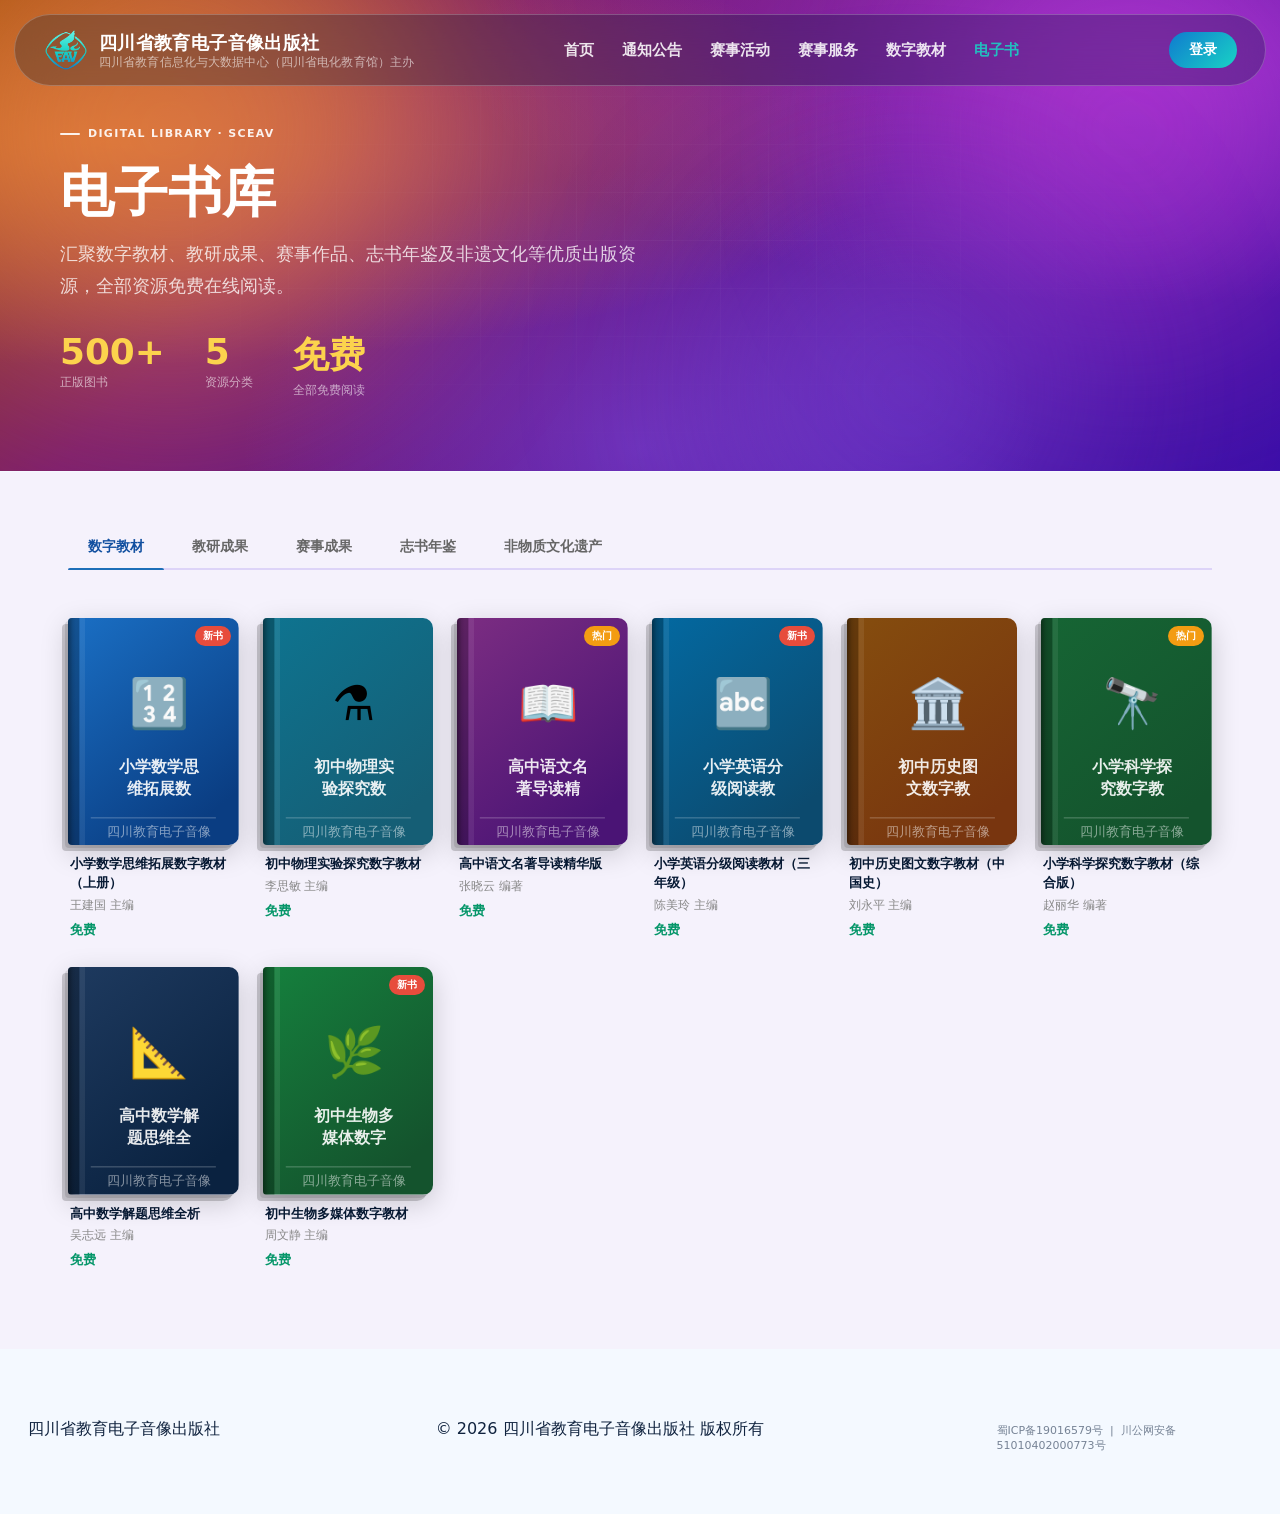
<file: ebooks.html>
<!doctype html>
<html lang="zh-CN">
<head>
  <meta charset="UTF-8" />
  <meta name="viewport" content="width=device-width, initial-scale=1.0" />
  <title>电子书库 | 四川省教育电子音像出版社</title>
  <link rel="stylesheet" href="styles.css" />
  <style>
    /* ═══ Ebooks Page Styles ═══ */

    /* ── Hero ── */
    .ebooks-hero {
      position: relative; overflow: hidden;
      padding: 120px max(28px, calc((100vw - 1160px) / 2)) 72px;
      color: #fff;
      border-bottom: 1px solid rgba(255,255,255,0.06);
    }
    .ebooks-hero-bg {
      position: absolute; inset: 0; z-index: 0;
      background:
        
        radial-gradient(ellipse at 8% 30%,  rgba(251,146,60,.55)   0%, transparent 48%),
        radial-gradient(ellipse at 90% 12%, rgba(217,70,239,.45)   0%, transparent 42%),
        radial-gradient(ellipse at 50% 95%, rgba(139,92,246,.4)    0%, transparent 44%),
        linear-gradient(135deg, #92400e 0%, #7c1d6f 30%, #5b1590 60%, #3b0fa8 100%);
    }
    .ebooks-hero-bg::after {
      content: ''; position: absolute; inset: 0;
      background:
        linear-gradient(rgba(255,255,255,.07) 1px, transparent 1px),
        linear-gradient(90deg, rgba(255,255,255,.07) 1px, transparent 1px);
      background-size: 48px 48px;
      mask-image: radial-gradient(ellipse at 50% 50%, rgba(0,0,0,0.5) 0%, transparent 72%);
    }

    /* ── 紫主题覆盖 ── */
    .ebooks-hero-inner h1 { color: #fff; }
    .ebooks-hero-stats .stat strong { color: #fcd34d; }

    /* ── 装饰元素 ── */
    .ebooks-decos { position:absolute; inset:0; z-index:0; pointer-events:none; overflow:hidden; }

    .eb-blob { position:absolute; border-radius:50%; filter:blur(100px); }
    .eb-blob-1 { width:500px; height:500px; background:rgba(251,146,60,.45); top:-120px; left:-80px; }
    .eb-blob-2 { width:420px; height:420px; background:rgba(217,70,239,.38); top:-80px; right:-60px; }
    .eb-blob-3 { width:360px; height:360px; background:rgba(139,92,246,.35); bottom:-100px; right:15%; }
    @keyframes ebfloat { 0%,100%{transform-origin:center; opacity:.8} 50%{transform:translateY(-14px) rotate(var(--r,0deg)); opacity:1} }
    @keyframes ebspark { 0%,100%{transform:scale(1);opacity:.7} 50%{transform:scale(3);opacity:.15} }
    @keyframes ebring  { to{transform:rotate(360deg)} }
    .ebooks-hero-inner {
      position: relative; z-index: 2;
      max-width: 700px;
    }
    .ebooks-hero-inner .eyebrow {
      display: inline-flex !important; align-items: center; gap: 8px;
      padding: 0; border: none; background: none; border-radius: 0;
      font-size: 11px; letter-spacing: .12em; text-transform: uppercase;
      font-weight: 700; color: rgba(255,255,255,.9); margin-bottom: 18px;
    }
    .ebooks-hero-inner .eyebrow::before {
      content: ''; display: block; width: 20px; height: 2px;
      background: rgba(255,255,255,.9); border-radius: 2px; flex-shrink: 0;
    }
    .ebooks-hero-inner h1 {
      font-size: clamp(36px, 4.5vw, 54px);
      font-weight: 900; line-height: 1.15; margin-bottom: 14px;
      text-shadow: none;
    }
    .ebooks-hero-inner > p {
      font-size: 18px; line-height: 1.8;
      color: rgba(255,255,255,.78); max-width: 580px; margin-bottom: 28px;
    }
    .ebooks-hero-stats {
      display: flex; justify-content: flex-start; gap: 40px;
      margin-top: 0;
    }
    .ebooks-hero-stats .stat {
      display: flex; flex-direction: column; align-items: flex-start; gap: 2px;
    }
    .ebooks-hero-stats .stat strong {
      font-size: clamp(22px, 2.8vw, 36px); font-weight: 900; color: #fcd34d;
    }
    .ebooks-hero-stats .stat span { font-size: 12px; color: rgba(255,255,255,.6); }

    /* ── Main layout ── */
    .ebooks-body-wrap { background: #f5f2fc; }
    .ebooks-body {
      max-width: 1200px; margin: 0 auto; padding: 56px 28px 80px;
    }

    /* ── Category tabs ── */
    .cat-tabs {
      display: flex; gap: 8px; flex-wrap: wrap; margin-bottom: 48px;
      border-bottom: 2px solid #ddd4f8; padding-bottom: 0;
    }
    .cat-tab {
      display: inline-flex; align-items: center; gap: 7px;
      padding: 10px 20px 12px; font-size: 14px; font-weight: 600;
      color: #666; background: none; border: none; cursor: pointer;
      position: relative; transition: color .18s; white-space: nowrap;
    }
    .cat-tab::after {
      content: ''; position: absolute; bottom: -2px; left: 0; right: 0;
      height: 2px; background: #1d6fb8; border-radius: 2px 2px 0 0;
      transform: scaleX(0); transition: transform .18s;
    }
    .cat-tab.active { color: #1250a0; }
    .cat-tab.active::after { transform: scaleX(1); }
    .cat-tab:hover { color: #1d6fb8; }
    .cat-tab .cat-count {
      font-size: 11px; font-weight: 700; color: #fff;
      background: #1d6fb8; border-radius: 999px;
      padding: 1px 7px; min-width: 20px; text-align: center;
    }
    .cat-tab.active .cat-count { background: #1250a0; }

    /* ── Category section ── */
    .cat-section { display: none; }
    .cat-section.active { display: block; }
    .cat-section-head {
      display: flex; align-items: center; justify-content: space-between;
      margin-bottom: 28px;
    }
    .cat-section-head h2 {
      font-size: 20px; font-weight: 800; color: var(--dark);
      display: flex; align-items: center; gap: 8px;
    }
    .cat-section-head h2 span {
      width: 28px; height: 28px; border-radius: 8px;
      display: inline-flex; align-items: center; justify-content: center;
      font-size: 14px;
    }
    .cat-desc { font-size: 14px; color: #888; margin-bottom: 32px; line-height: 1.7; }

    /* ── Bookshelf grid ── */
    .book-grid {
      display: grid;
      grid-template-columns: repeat(auto-fill, minmax(160px, 1fr));
      gap: 28px 24px;
    }

    /* ── Book card ── */
    .book-card {
      display: flex; flex-direction: column; gap: 10px;
      cursor: pointer;
    }
    .book-cover-wrap {
      position: relative;
      width: 100%; aspect-ratio: 3/4;
      border-radius: 4px 10px 10px 4px;
      box-shadow:
        -6px 6px 0 0 rgba(0,0,0,0.18),
        -3px 3px 0 0 rgba(0,0,0,0.1),
        0 8px 28px rgba(0,0,0,0.18);
      overflow: hidden;
      transition: transform .22s, box-shadow .22s;
      transform-origin: left center;
    }
    .book-card:hover .book-cover-wrap {
      transform: translateX(4px) rotateY(-4deg);
      box-shadow:
        -10px 8px 0 0 rgba(0,0,0,0.2),
        -5px 4px 0 0 rgba(0,0,0,0.12),
        0 16px 40px rgba(0,0,0,0.24);
    }
    /* left spine */
    .book-cover-wrap::before {
      content: ''; position: absolute; left: 0; top: 0; bottom: 0;
      width: 8px; z-index: 2;
      background: linear-gradient(90deg, rgba(0,0,0,0.35) 0%, rgba(0,0,0,0.08) 60%, transparent 100%);
    }
    .book-cover-wrap svg,
    .book-cover-wrap img {
      width: 100%; height: 100%; display: block; object-fit: cover;
    }
    .book-badge {
      position: absolute; top: 8px; right: 8px; z-index: 3;
      font-size: 10px; font-weight: 700; color: #fff;
      background: rgba(0,0,0,0.45); backdrop-filter: blur(4px);
      padding: 3px 8px; border-radius: 999px;
    }
    .book-badge.new { background: #e74c3c; }
    .book-badge.hot { background: #f39c12; }
    .book-badge.free { background: #7c3aed; color: #fff; }

    .book-info { padding: 0 2px; }
    .book-title {
      font-size: 13px; font-weight: 700; color: var(--dark);
      line-height: 1.45; margin-bottom: 4px;
      display: -webkit-box; -webkit-line-clamp: 2; -webkit-box-orient: vertical;
      overflow: hidden;
    }
    .book-author { font-size: 12px; color: #888; margin-bottom: 5px; }
    .book-price.free { color: #059669; font-size: 13px; font-weight: 700; }

    /* ── Book detail modal ── */
    .book-modal {
      display: none;
    }
    .book-modal.is-open {
      position: fixed; inset: 0; z-index: 9999;
      display: flex; align-items: center; justify-content: center;
      padding: 16px;
    }
    .book-modal-overlay {
      position: absolute; inset: 0;
      background: rgba(7,26,53,0.72); backdrop-filter: blur(6px);
    }
    .book-modal-card {
      position: relative; z-index: 1;
      background: #fff; border-radius: 20px;
      width: 100%; max-width: 820px;
      height: 78vh; max-height: 640px; min-height: 480px;
      display: flex; flex-direction: column;
      overflow: hidden;
      box-shadow: 0 32px 80px rgba(7,26,53,0.3);
    }
    .book-modal-close {
      position: absolute; top: 16px; right: 16px; z-index: 10;
      width: 32px; height: 32px; border-radius: 50%;
      background: rgba(0,0,0,0.08); border: none; cursor: pointer;
      display: flex; align-items: center; justify-content: center;
      transition: background .15s;
    }
    .book-modal-close:hover { background: rgba(0,0,0,0.15); }

    /* modal top: cover + meta side by side */
    .book-modal-top {
      display: flex; gap: 28px; padding: 28px 28px 0;
      flex-shrink: 0; align-items: stretch;
    }
    .book-modal-cover {
      flex-shrink: 0; width: 120px; height: 160px;
      border-radius: 4px 10px 10px 4px;
      overflow: hidden;
      box-shadow: -5px 5px 0 0 rgba(0,0,0,0.2), 0 8px 24px rgba(0,0,0,0.2);
    }
    .book-modal-cover svg { width: 100%; height: 100%; display: block; }
    .book-modal-meta { flex: 1; min-width: 0; display: flex; flex-direction: column; }
    .book-modal-meta-top { flex: 1; }
    .book-modal-price-row { margin-top: auto; padding-bottom: 12px; }
    .book-modal-meta h2 {
      font-size: 20px; font-weight: 900; color: var(--dark);
      line-height: 1.3; margin-bottom: 8px;
    }
    .book-modal-meta .meta-row {
      display: flex; flex-wrap: wrap; gap: 6px 20px;
      margin-bottom: 12px;
    }
    .book-modal-meta .meta-row span {
      font-size: 13px; color: #666;
    }
    .book-modal-meta .meta-row strong { color: var(--dark); }
    .book-modal-tags { display: flex; gap: 6px; flex-wrap: wrap; margin-bottom: 14px; }
    .book-tag {
      font-size: 11px; font-weight: 600;
      padding: 3px 10px; border-radius: 999px;
      background: #ede9fc; color: #5b21b6;
    }
    .book-modal-price-row {
      display: flex; align-items: center; gap: 16px;
    }
    .bm-price.free { color: #059669; font-size: 18px; font-weight: 700; }
    .bm-free-btn {
      display: inline-flex; align-items: center; gap: 6px;
      background: linear-gradient(135deg, #f97316, #fb923c);
      color: #fff; font-size: 14px; font-weight: 700;
      padding: 9px 22px; border-radius: 999px; border: none; cursor: pointer;
      transition: all .18s;
    }

    /* modal tabs */
    .book-modal-tabs {
      display: flex; gap: 0; padding: 0 28px;
      border-bottom: 1px solid #eef2f8; flex-shrink: 0; margin-top: 20px;
    }
    .book-modal-tab {
      padding: 10px 18px 11px; font-size: 14px; font-weight: 600;
      color: #888; background: none; border: none; cursor: pointer;
      position: relative; transition: color .15s;
    }
    .book-modal-tab::after {
      content: ''; position: absolute; bottom: -1px; left: 0; right: 0;
      height: 2px; background: #7c3aed; border-radius: 2px 2px 0 0;
      transform: scaleX(0); transition: transform .15s;
    }
    .book-modal-tab.active { color: var(--primary); }
    .book-modal-tab.active::after { transform: scaleX(1); }

    /* modal pane */
    .book-modal-panes { flex: 1; overflow-y: auto; padding: 24px 28px 28px; }
    .book-modal-pane { display: none; }
    .book-modal-pane.active { display: block; }
    .book-modal-pane[hidden] { display: none; }

    .pane-intro p { font-size: 14px; color: #555; line-height: 1.9; margin-bottom: 14px; }
    .pane-intro .intro-highlights {
      display: grid; grid-template-columns: repeat(3, 1fr); gap: 12px; margin-top: 20px;
    }
    .intro-highlight {
      background: #ede9fc; border-radius: 10px; padding: 14px 16px; text-align: center;
    }
    .intro-highlight .hl-num {
      font-size: 22px; font-weight: 900; color: var(--primary); display: block;
    }
    .intro-highlight .hl-label { font-size: 12px; color: #777; }

    .pane-toc ol { padding-left: 0; list-style: none; }
    .toc-chapter {
      border-bottom: 1px solid #f0f6ff; padding: 10px 0;
    }
    .toc-chapter .ch-title {
      font-size: 14px; font-weight: 700; color: var(--dark);
      display: flex; justify-content: space-between; align-items: center;
      margin-bottom: 0;
    }
    .toc-chapter .ch-page { font-size: 12px; color: #aaa; font-weight: 400; }
    .toc-chapter .ch-subs {
      padding-left: 16px; margin-top: 6px;
      display: flex; flex-direction: column; gap: 4px;
    }
    .toc-chapter .ch-subs span {
      font-size: 13px; color: #666;
      display: flex; justify-content: space-between;
    }
    .toc-chapter .ch-subs span em { font-style: normal; font-size: 12px; color: #bbb; }

    .pane-preview {
      background: #fafafa; border-radius: 10px; padding: 20px 24px;
      font-size: 14px; color: #444; line-height: 2; border: 1px solid #eef2f8;
    }
    .pane-preview .preview-label {
      font-size: 12px; color: #aaa; margin-bottom: 12px; font-style: italic;
    }
    .pane-preview h4 { font-size: 15px; font-weight: 800; color: var(--dark); margin-bottom: 10px; }
    .pane-preview p { margin-bottom: 12px; }


    @media (max-width: 640px) {
      .book-modal-top { flex-direction: column; align-items: center; text-align: center; }
      .book-modal-meta .meta-row { justify-content: center; }
      .book-modal-tags { justify-content: center; }
      .book-modal-price-row { justify-content: center; }
      .pane-intro .intro-highlights { grid-template-columns: repeat(2, 1fr); }
      .book-grid { grid-template-columns: repeat(auto-fill, minmax(130px, 1fr)); gap: 20px 16px; }
    }
  </style>
</head>
<body>

  <!-- ══════════════════════════════════════════
       NAV
  ══════════════════════════════════════════ -->
  <header class="site-header" id="site-header">
    <a href="index.html" class="brand">
      <span class="brand-mark"><img src="assets/press-logo-eav.png?v=2" class="brand-logo-img" alt="四川省教育电子音像出版社标志" /></span>
        <div class="brand-name">
          <span class="brand-text">四川省教育电子音像出版社</span>
          <span class="brand-en">四川省教育信息化与大数据中心（四川省电化教育馆）主办</span>
        </div>
    </a>
    <nav class="nav-links" aria-label="主导航">
      <a href="index.html">首页</a>
      <a href="announcements.html">通知公告</a>
      <a href="events.html">赛事活动</a>
      <a href="courses.html">赛事服务</a>
      <a href="textbooks.html">数字教材</a>
      <a href="ebooks.html" class="nav-active">电子书</a>
    </nav>
    <div class="header-actions">
      <button class="btn-login" type="button" data-login-open id="login-btn">登录</button>
      <div class="user-menu" id="user-menu" hidden>
        <button class="user-avatar-btn" type="button" data-user-toggle>
          <span class="user-avatar" id="user-avatar">我</span>
          <span class="user-name" id="user-name"></span>
          <svg width="12" height="12" viewBox="0 0 24 24" fill="none" stroke="currentColor" stroke-width="2.5"><polyline points="6 9 12 15 18 9"/></svg>
        </button>
        <div class="user-dropdown" id="user-dropdown" hidden>
          <a href="#profile"><svg width="14" height="14" viewBox="0 0 24 24" fill="none" stroke="currentColor" stroke-width="2"><path d="M20 21v-2a4 4 0 0 0-4-4H8a4 4 0 0 0-4 4v2"/><circle cx="12" cy="7" r="4"/></svg>个人中心</a>
          <a href="#favorites"><svg width="14" height="14" viewBox="0 0 24 24" fill="none" stroke="currentColor" stroke-width="2"><path d="M20.84 4.61a5.5 5.5 0 0 0-7.78 0L12 5.67l-1.06-1.06a5.5 5.5 0 0 0-7.78 7.78l1.06 1.06L12 21.23l7.78-7.78 1.06-1.06a5.5 5.5 0 0 0 0-7.78z"/></svg>我的收藏</a>
          <hr />
          <button type="button" data-logout><svg width="14" height="14" viewBox="0 0 24 24" fill="none" stroke="currentColor" stroke-width="2"><path d="M9 21H5a2 2 0 0 1-2-2V5a2 2 0 0 1 2-2h4"/><polyline points="16 17 21 12 16 7"/><line x1="21" y1="12" x2="9" y2="12"/></svg>退出登录</button>
        </div>
      </div>
      <button class="nav-mobile-toggle" type="button" data-menu-toggle aria-label="展开菜单"><span></span><span></span><span></span></button>
    </div>
  </header>

  <div class="mobile-menu" data-mobile-menu hidden>
    <nav>
      <a href="index.html" data-menu-close>首页</a>
      <a href="announcements.html" data-menu-close>通知公告</a>
      <a href="events.html" data-menu-close>赛事活动</a>
      <a href="courses.html" data-menu-close>赛事服务</a>
      <a href="textbooks.html" data-menu-close>数字教材</a>
      <a href="ebooks.html" data-menu-close>电子书</a>
    </nav>
    <div class="mobile-menu-footer">
      <button class="btn-login-mobile" type="button" data-login-open>登录 / 注册</button>
    </div>
  </div>

  <!-- ══════════════════════════════════════════
       LOGIN MODAL
  ══════════════════════════════════════════ -->
  <div class="login-modal" id="login-modal" hidden>
    <div class="login-card">
      <button class="login-close" type="button" data-login-close aria-label="关闭">
        <svg width="18" height="18" viewBox="0 0 24 24" fill="none" stroke="currentColor" stroke-width="2.5"><line x1="18" y1="6" x2="6" y2="18"/><line x1="6" y1="6" x2="18" y2="18"/></svg>
      </button>
      <div class="login-logo">
        
        <span>四川省教育电子音像出版社</span>
      </div>
      <h2>欢迎登录</h2>
      <p class="login-sub">数字教育资源平台</p>
      <div class="login-tabs">
        <button class="login-tab" data-tab="phone">手机号登录</button>
        <button class="login-tab active" data-tab="account">账号登录</button>
      </div>
      <div class="login-pane" id="pane-phone" hidden>
        <div class="input-group">
          <label>手机号</label>
          <input type="tel" id="input-phone" placeholder="请输入手机号" maxlength="11" />
        </div>
        <div class="input-group">
          <label>验证码</label>
          <div class="code-row">
            <input type="text" id="input-code" placeholder="请输入验证码" maxlength="6" />
            <button class="btn-send-code" type="button" id="send-code-btn">获取验证码</button>
          </div>
        </div>
      </div>
      <div class="login-pane" id="pane-account">
        <div class="input-group">
          <label>账号</label>
          <input type="text" id="input-account" value="sceav_demo" />
        </div>
        <div class="input-group">
          <label>密码</label>
          <input type="password" id="input-password" value="sceav123456" />
        </div>
      </div>
      <button class="btn-login-submit" type="button" id="login-submit">登 录</button>
      <p class="login-agree">登录即代表同意 <a href="#">用户协议</a> 与 <a href="#">隐私政策</a></p>
    </div>
  </div>

  <main>

    <!-- ══════════════════════════════════════════
         HERO
    ══════════════════════════════════════════ -->
    <section class="ebooks-hero">
      <div class="ebooks-hero-bg" aria-hidden="true"></div>
      <div class="ebooks-decos" aria-hidden="true">
        <div class="eb-blob eb-blob-1"></div>
        <div class="eb-blob eb-blob-2"></div>
        <div class="eb-blob eb-blob-3"></div>
      </div>
      <!-- 面包屑 -->
      <div class="ebooks-hero-inner">
        <p class="eyebrow">Digital Library · SCEAV</p>
        <h1>电子书库</h1>
        <p>汇聚数字教材、教研成果、赛事作品、志书年鉴及非遗文化等优质出版资源，全部资源免费在线阅读。</p>
        <div class="ebooks-hero-stats">
          <div class="stat"><strong>500+</strong><span>正版图书</span></div>
          <div class="stat"><strong>5</strong><span>资源分类</span></div>
          <div class="stat"><strong>免费</strong><span>全部免费阅读</span></div>
        </div>
      </div>
    </section>

    <!-- ══════════════════════════════════════════
         BOOK LIBRARY
    ══════════════════════════════════════════ -->
    <div class="ebooks-body-wrap"><div class="ebooks-body">

      <!-- Category Tabs -->
      <div class="cat-tabs" role="tablist">
        <button class="cat-tab active" data-cat="textbook" role="tab">
          数字教材
        </button>
        <button class="cat-tab" data-cat="research" role="tab">
          教研成果
        </button>
        <button class="cat-tab" data-cat="contest" role="tab">
          赛事成果
        </button>
        <button class="cat-tab" data-cat="annals" role="tab">
          志书年鉴
        </button>
        <button class="cat-tab" data-cat="heritage" role="tab">
          非物质文化遗产
        </button>
      </div>

      <!-- ── 数字教材 ── -->
      <div class="cat-section active" id="cat-textbook">
        <div class="book-grid" id="grid-textbook"></div>
      </div>

      <!-- ── 教研成果 ── -->
      <div class="cat-section" id="cat-research">
        <div class="book-grid" id="grid-research"></div>
      </div>

      <!-- ── 赛事成果 ── -->
      <div class="cat-section" id="cat-contest">
        <div class="book-grid" id="grid-contest"></div>
      </div>

      <!-- ── 志书年鉴 ── -->
      <div class="cat-section" id="cat-annals">
        <div class="book-grid" id="grid-annals"></div>
      </div>

      <!-- ── 非物质文化遗产 ── -->
      <div class="cat-section" id="cat-heritage">
        <div class="book-grid" id="grid-heritage"></div>
      </div>

    </div></div><!-- /ebooks-body -->

  </main>

  <!-- ══════════════════════════════════════════
       BOOK DETAIL MODAL
  ══════════════════════════════════════════ -->
  <div class="book-modal" id="book-modal">
    <div class="book-modal-overlay" id="book-modal-overlay"></div>
    <div class="book-modal-card">
      <button class="book-modal-close" type="button" id="book-modal-close" aria-label="关闭">
        <svg width="16" height="16" viewBox="0 0 24 24" fill="none" stroke="currentColor" stroke-width="2.5"><line x1="18" y1="6" x2="6" y2="18"/><line x1="6" y1="6" x2="18" y2="18"/></svg>
      </button>

      <!-- Cover + meta -->
      <div class="book-modal-top">
        <div class="book-modal-cover" id="bm-cover"></div>
        <div class="book-modal-meta">
          <div class="book-modal-meta-top">
            <h2 id="bm-title"></h2>
            <div class="meta-row">
              <span>作者：<strong id="bm-author"></strong></span>
              <span>出版社：<strong>四川省教育电子音像出版社</strong></span>
              <span>年份：<strong id="bm-year"></strong></span>
              <span>页数：<strong id="bm-pages"></strong></span>
            </div>
          </div>
          <div class="book-modal-price-row">
            <span class="bm-price free">免费</span>
            <a class="bm-free-btn" id="bm-trial-btn" href="#" target="_blank">
              <svg width="14" height="14" viewBox="0 0 24 24" fill="none" stroke="currentColor" stroke-width="2.5"><path d="M1 12s4-8 11-8 11 8 11 8-4 8-11 8-11-8-11-8z"/><circle cx="12" cy="12" r="3"/></svg>
              免费阅读
            </a>
          </div>
        </div>
      </div>

      <!-- Tabs -->
      <div class="book-modal-tabs">
        <button class="book-modal-tab active" data-bm-tab="intro">简介</button>
        <button class="book-modal-tab" data-bm-tab="toc">目录</button>
      </div>

      <!-- Panes -->
      <div class="book-modal-panes">
        <div class="book-modal-pane pane-intro active" id="bmp-intro"></div>
        <div class="book-modal-pane pane-toc" id="bmp-toc"></div>
      </div>
    </div>
  </div>

  <!-- Footer -->
  <footer class="site-footer">
    <div class="footer-inner">
      <div class="footer-brand">
        
        <span>四川省教育电子音像出版社</span>
      </div>
      <p class="footer-copy">© 2026 四川省教育电子音像出版社 版权所有</p>
      <p class="footer-copy" style="font-size:11px;opacity:.55;margin-top:4px;">蜀ICP备19016579号 &nbsp;|&nbsp; 川公网安备 51010402000773号</p>
    </div>
  </footer>

  <script src="script.js"></script>
  <script>
  /* ══════════════════════════════════════
     BOOK DATA
  ══════════════════════════════════════ */

  // SVG cover generator: (gradient colors, icon emoji/text, title text)
  function makeCover(g1, g2, iconText, titleShort) {
    const id = 'g' + Math.random().toString(36).slice(2,7);
    return `<svg viewBox="0 0 120 160" xmlns="http://www.w3.org/2000/svg">
      <defs>
        <linearGradient id="${id}" x1="0" y1="0" x2="0.6" y2="1">
          <stop offset="0%" stop-color="${g1}"/>
          <stop offset="100%" stop-color="${g2}"/>
        </linearGradient>
      </defs>
      <rect width="120" height="160" fill="url(#${id})"/>
      <rect x="0" y="0" width="8" height="160" fill="rgba(0,0,0,0.25)"/>
      <rect x="8" y="0" width="4" height="160" fill="rgba(255,255,255,0.07)"/>
      <text x="64" y="72" text-anchor="middle" font-size="34">${iconText}</text>
      <text x="64" y="108" text-anchor="middle" font-size="11" fill="rgba(255,255,255,0.9)" font-family="sans-serif" font-weight="700">${titleShort[0] || ''}</text>
      <text x="64" y="124" text-anchor="middle" font-size="11" fill="rgba(255,255,255,0.9)" font-family="sans-serif" font-weight="700">${titleShort[1] || ''}</text>
      <rect x="16" y="140" width="88" height="1" fill="rgba(255,255,255,0.2)"/>
      <text x="64" y="153" text-anchor="middle" font-size="9" fill="rgba(255,255,255,0.5)" font-family="sans-serif">四川教育电子音像</text>
    </svg>`;
  }

  const BOOKS = {
    textbook: [
      { title: '小学数学思维拓展数字教材（上册）', author: '王建国 主编', year: '2024', pages: '312页', price: '68', orig: '88', badge: 'new', tags: ['数学', '小学', 'EPUB'], icon: '🔢', colors: ['#1a6fc4','#0a3d82'], intro: '本教材以核心素养为导向，系统梳理小学数学思维体系，配套互动练习和微视频讲解，支持 PC 端与移动端同步阅读。内容涵盖数与代数、图形与几何、统计与概率三大模块，共 18 章 312 页。', chapters: [['第一章 整数与运算', '1', [['加减法进阶','1'],['乘除综合','28'],['混合运算','52']]],['第二章 分数与小数', '78', [['分数基础','78'],['小数运算','98'],['综合应用','118']]],['第三章 几何图形', '140', [['平面图形','140'],['立体图形','172'],['面积计算','195']]]], preview: '第一章 整数与运算\n\n在日常生活中，整数无处不在。从商店的价签到操场上的距离，从食堂的人数到图书馆的藏书量，整数构成了我们认识世界的数学基础。\n\n本章将带领同学们系统复习并拓展整数运算的技巧。我们不仅关注"算对"，更要理解"为什么这样算"，培养数学思维的严密性与创造性……', highlight: [{num:'18章', label:'系统章节'},{num:'200+', label:'例题解析'},{num:'300+', label:'练习题'}] },
      { title: '初中物理实验探究数字教材', author: '李思敏 主编', year: '2023', pages: '286页', price: '72', orig: '95', badge: '', tags: ['物理', '初中', '实验'], icon: '⚗️', colors: ['#0e7490','#155e75'], intro: '融合虚拟实验仿真技术，将传统物理实验搬上屏幕，包含力学、热学、光学、电磁学四大领域共 42 个实验模块，配套实验报告模板。', chapters: [['第一章 力学基础', '1', [['力的概念','1'],['牛顿定律','22'],['摩擦力','45']]],['第二章 热学', '68', [['温度与热量','68'],['热传导','88'],['热膨胀','104']]],['第三章 光学', '120', [['光的传播','120'],['折射与反射','140'],['透镜','160']]]], preview: '第一章 力学基础\n\n力是物体间的相互作用。我们看不见力，却能感受到它的存在——你推开一扇门，门对手也施加了反作用力；足球被踢出，球对脚同样产生了力……\n\n实验一：探究摩擦力的影响因素\n\n【实验目的】探究接触面粗糙程度和压力大小对滑动摩擦力的影响。\n\n【实验器材】弹簧测力计、长木板、砝码、棉布、玻璃板……', highlight: [{num:'42个', label:'虚拟实验'},{num:'4大', label:'物理领域'},{num:'100+', label:'知识点'}] },
      { title: '高中语文名著导读精华版', author: '张晓云 编著', year: '2024', pages: '348页', price: '58', orig: '76', badge: 'hot', tags: ['语文', '高中', '文学'], icon: '📖', colors: ['#7c2d82','#4a1475'], intro: '精选高中新课标必读名著 16 部，每部作品包含背景介绍、内容精要、人物图谱、重点章节精读及考点解析，帮助学生高效备考。', chapters: [['鲁迅小说精读', '1', [['《呐喊》导读','1'],['《彷徨》精析','38'],['考点梳理','72']]],['《红楼梦》精华', '85', [['人物图谱','85'],['重点章节','110'],['主题探讨','148']]],['外国名著选', '162', [['《哈姆雷特》','162'],['《老人与海》','198'],['《罪与罚》','230']]]], preview: '走进鲁迅的文学世界\n\n鲁迅，原名周树人，是中国现代文学的奠基人。他的小说以深刻的现实主义笔触，解剖了封建礼教对人性的压迫与摧残。\n\n《呐喊》收录了《狂人日记》《孔乙己》《阿Q正传》等 14 篇小说。"呐喊"二字，既是对黑暗现实的控诉，也是对觉醒者的呼唤……', highlight: [{num:'16部', label:'必读名著'},{num:'考点', label:'全面覆盖'},{num:'精读', label:'重点章节'}] },
      { title: '小学英语分级阅读教材（三年级）', author: '陈美玲 主编', year: '2024', pages: '224页', price: '48', orig: '62', badge: 'new', tags: ['英语', '小学', '分级阅读'], icon: '🔤', colors: ['#0369a1','#0c4a6e'], intro: '采用国际通行分级阅读体系，结合中国小学生认知特点设计，配套音频朗读和单词测评，适合三年级及以上学生自主阅读。', chapters: [['Unit 1 My Family', '1', [['词汇积累','1'],['阅读文章','12'],['练习与测评','24']]],['Unit 2 School Life', '30', [['校园场景词汇','30'],['情景对话','44'],['小练笔','58']]]], preview: 'Unit 1: My Family\n\nHello! My name is Lily. I have a happy family.\n\nThis is my father. He is a teacher. He likes reading books. This is my mother. She is a doctor. She helps sick people every day.\n\nI have a little brother. His name is Tom. He is five years old. We play together after school……', highlight: [{num:'12单元', label:'分级内容'},{num:'配套', label:'音频朗读'},{num:'2000+', label:'核心词汇'}] },
      { title: '初中历史图文数字教材（中国史）', author: '刘永平 主编', year: '2023', pages: '296页', price: '65', orig: '85', badge: '', tags: ['历史', '初中', '图文'], icon: '🏛️', colors: ['#854d0e','#78350f'], intro: '以时间轴为主线，融合历史地图、图片、文献资料，采用数字化呈现方式，系统介绍中国从先秦到近代的历史进程。', chapters: [['先秦至秦汉', '1', [['夏商周','1'],['春秋战国','32'],['秦汉统一','68']]],['三国至唐宋', '98', [['魏晋南北朝','98'],['隋唐盛世','128'],['宋元时代','162']]],['明清至近代', '190', [['明清历史','190'],['近代百年','228'],['历史反思','268']]]], preview: '第一章 中华文明的起源\n\n中国是世界上历史最悠久的文明古国之一。约 170 万年前，元谋人便已在这片土地上繁衍生息。\n\n距今约 6000-7000 年前，以仰韶文化和河姆渡文化为代表的新石器时代文明，展现出中国先民高超的智慧与创造力。彩陶上流动的纹样，不只是装饰，更是原始艺术的最初表达……', highlight: [{num:'300+', label:'历史地图'},{num:'500+', label:'图片资料'},{num:'全程', label:'时间轴导航'}] },
      { title: '小学科学探究数字教材（综合版）', author: '赵丽华 编著', year: '2024', pages: '260页', price: '55', orig: '72', badge: 'hot', tags: ['科学', '小学', '探究'], icon: '🔭', colors: ['#166534','#14532d'], intro: '以 STEM 理念为指引，围绕生命科学、地球与宇宙、物质科学三大领域设计探究任务，每节课配套实验指南和观察记录表。', chapters: [['生命科学', '1', [['植物的奥秘','1'],['动物世界','38'],['人体探秘','72']]],['地球与宇宙', '98', [['地球结构','98'],['天气与气候','122'],['太阳系','148']]]], preview: '探究一：种子的萌发\n\n【问题提出】是什么条件让种子"醒"过来，开始生长？\n\n【猜想与假设】我们猜测，种子萌发可能需要：水分、适宜的温度、空气。\n\n【实验设计】准备 4 组绿豆种子，分别置于干燥、潮湿、低温、正常等不同条件下，记录 7 天内的变化……', highlight: [{num:'60+', label:'探究任务'},{num:'3大', label:'科学领域'},{num:'记录表', label:'配套资源'}] },
      { title: '高中数学解题思维全析', author: '吴志远 主编', year: '2023', pages: '388页', price: '88', orig: '115', badge: '', tags: ['数学', '高中', '思维'], icon: '📐', colors: ['#1e3a5f','#0a2240'], intro: '汇集高考及竞赛数学核心题型，从解题思路、方法迁移到规律总结，系统培养高中生的数学建模与逻辑推理能力。', chapters: [['函数与极限', '1', [['函数概念','1'],['基本初等函数','30'],['极限初步','68']]],['三角函数', '90', [['三角恒等变换','90'],['解三角形','118'],['实际应用','140']]],['数列与不等式', '158', [['等差数列','158'],['等比数列','180'],['不等式证明','205']]]], preview: '第一章 函数与极限\n\n函数是高中数学的核心概念，也是高考数学的必考内容。\n\n例题 1-1：已知函数 f(x) = ax² + bx + c（a≠0），其对称轴为 x=1，且 f(0)=3，f(2)=5，求 a、b、c 的值。\n\n【解题思路】利用对称轴公式和已知条件建立方程组，逐步求解……', highlight: [{num:'500+', label:'精选例题'},{num:'高考', label:'真题解析'},{num:'思维导图', label:'章末总结'}] },
      { title: '初中生物多媒体数字教材', author: '周文静 主编', year: '2024', pages: '272页', price: '62', orig: '82', badge: 'new', tags: ['生物', '初中', '多媒体'], icon: '🌿', colors: ['#15803d','#14532d'], intro: '全彩插图配合 3D 生物结构演示，涵盖细胞学、遗传学、生态学等核心章节，支持虚拟解剖实验与在线测评。', chapters: [['细胞的结构与功能', '1', [['细胞基本结构','1'],['细胞代谢','28'],['细胞分裂','52']]],['遗传与变异', '76', [['DNA与基因','76'],['遗传规律','100'],['基因突变','125']]]], preview: '第一章 细胞——生命的基本单位\n\n细胞是生物体结构和功能的基本单位。除病毒外，一切生物都由细胞构成。\n\n在光学显微镜下，我们可以看到细胞膜、细胞核和细胞质三个基本结构。而在电子显微镜下，细胞内部精密复杂的结构令人叹为观止——线粒体、核糖体、内质网……每一个细胞都是一个高度有序的生命工厂……', highlight: [{num:'200+', label:'3D插图'},{num:'虚拟', label:'解剖实验'},{num:'全彩', label:'高清图谱'}] },
    ],
    research: [
      { title: '四川基础教育课程改革实践研究', author: '省教研院 编', year: '2023', pages: '356页', price: '96', orig: '128', badge: '', tags: ['课程改革', '研究报告', '基础教育'], icon: '🔬', colors: ['#0369a1','#1e3a5f'], intro: '汇集四川省近三年基础教育课程改革的实践探索与阶段性研究成果，涵盖课标解读、教学设计创新、评价体系构建等核心议题，为教育决策提供参考。', chapters: [['课改背景与政策解读', '1', [['国家政策框架','1'],['四川实施方案','22'],['改革目标分析','45']]],['课堂教学创新实践', '68', [['项目式学习','68'],['跨学科融合','98'],['数字化教学','128']]],['评价体系改革', '156', [['过程性评价','156'],['素养导向评价','185'],['案例分析','212']]]], preview: '第一章 基础教育课程改革的时代背景\n\n进入新时代，党和国家对基础教育提出了更高要求。"双减"政策的落地、新课标的颁布实施，标志着我国基础教育正在经历一场深层次的结构性变革。\n\n四川作为西部教育大省，在推进课程改革的过程中既面临区域发展不均衡的现实挑战，也积累了富有地方特色的实践经验……', highlight: [{num:'32个', label:'典型案例'},{num:'15个市', label:'州数据'},{num:'3年', label:'跟踪研究'}] },
      { title: '中小学人工智能教育路径探索', author: '陈伟 李洁 著', year: '2024', pages: '224页', price: '78', orig: '105', badge: 'new', tags: ['人工智能', '教育信息化', '研究'], icon: '🤖', colors: ['#4338ca','#1e1b4b'], intro: '系统梳理国内外中小学 AI 教育的理论框架与实践路径，结合四川省试点学校案例，为学校推进 AI 课程提供可操作的参考方案。', chapters: [['AI教育理论框架', '1', [['国际比较','1'],['核心素养框架','28'],['课程设计原则','50']]],['四川试点实践', '72', [['小学阶段案例','72'],['初中阶段案例','98'],['效果评估','122']]]], preview: '序言：为什么在中小学推进 AI 教育\n\n人工智能正在重塑社会的方方面面。从自动驾驶到医疗诊断，从语言翻译到创意创作，AI 技术的影响已无处不在。\n\n面对这一现实，让中小学生从小建立对 AI 的正确认知，培养计算思维和数据意识，不是选修课，而是必修课……', highlight: [{num:'12所', label:'试点学校'},{num:'3年', label:'跟踪数据'},{num:'全龄', label:'分段方案'}] },
      { title: '项目式学习在初中综合实践中的应用', author: '马晓萌 著', year: '2023', pages: '198页', price: '68', orig: '88', badge: '', tags: ['项目式学习', '综合实践', '初中'], icon: '📋', colors: ['#065f46','#064e3b'], intro: '结合一线教学实践，详细呈现项目式学习（PBL）在初中综合实践活动课程中的设计逻辑、实施步骤和评价工具，附有完整案例。', chapters: [['PBL基础理论', '1', [['PBL概念与价值','1'],['学习环境设计','20'],['教师角色转变','38']]],['12个完整案例', '55', [['生态调查项目','55'],['社区服务项目','88'],['科技创新项目','120']]]], preview: '第一章 什么是项目式学习\n\n项目式学习（Project-Based Learning，简称 PBL）是一种以学生为中心的教学模式。学生围绕真实问题或挑战，在一段持续时间内开展深入探究，最终以具体成果展示学习结果。\n\n与传统课堂相比，PBL 最显著的特点是"真实性"——问题来自真实世界，产品面向真实受众……', highlight: [{num:'12个', label:'完整案例'},{num:'全套', label:'评价工具'},{num:'可复制', label:'实施方案'}] },
      { title: '学校心理健康教育理论与实践', author: '黄思远 主编', year: '2023', pages: '268页', price: '82', orig: '110', badge: '', tags: ['心理健康', '学校教育', '实践'], icon: '💙', colors: ['#7c3aed','#4c1d95'], intro: '从理论到实操，涵盖学校心理健康教育的顶层设计、课程体系构建、个案辅导方法和危机干预流程，适合学校管理者和心理教师参考。', chapters: [['理论基础', '1', [['积极心理学视角','1'],['发展性辅导模式','25'],['文化适应性','48']]],['课程体系设计', '68', [['小学阶段','68'],['初中阶段','96'],['高中阶段','124']]],['个案辅导实践', '152', [['辅导技术','152'],['危机干预','188'],['案例精析','215']]]], preview: '第一章 积极心理学视角下的学校心理健康教育\n\n长期以来，学校心理健康教育以"问题预防"为主要目标——识别问题学生、干预心理危机。这种"修补式"取向固然重要，但也存在局限：大多数学生没有明显的心理问题，但他们同样需要成长的支持……\n\n积极心理学的引入，让我们将目光从"减少痛苦"转向"增进幸福感"……', highlight: [{num:'50+', label:'辅导工具'},{num:'危机', label:'干预流程'},{num:'200+', label:'实践案例'}] },
      { title: '信息技术与学科教学深度融合研究', author: '田丽萍 赵刚 著', year: '2024', pages: '244页', price: '75', orig: '98', badge: 'new', tags: ['信息技术', '学科融合', '教研'], icon: '💻', colors: ['#0e7490','#164e63'], intro: '聚焦信息技术与语文、数学、科学等主要学科的深度融合路径，提供典型教学设计案例和技术选型指南，帮助教师提升数字化教学能力。', chapters: [['融合理论框架', '1', [['TPACK模型','1'],['融合层次分析','20'],['障碍与应对','38']]],['学科融合案例', '55', [['语文学科','55'],['数学学科','88'],['科学学科','118']]],['教师专业发展', '145', [['能力框架','145'],['培训路径','168'],['发展支持','192']]]], preview: '导言：融合的本质是什么\n\n"信息技术与学科教学融合"这一命题提出已逾二十年，从最初的"计算机辅助教学"到如今的"智慧课堂"，技术工具在不断迭代，但一个根本问题始终没有改变：技术的引入，究竟改变了什么？\n\n真正的深度融合，不是把 PPT 换成白板，也不是把黑板字换成大屏投影……', highlight: [{num:'40+', label:'教学案例'},{num:'6个', label:'主要学科'},{num:'工具', label:'选型指南'}] },
      { title: '乡村教育振兴：四川经验与路径', author: '贺建文 主编', year: '2023', pages: '312页', price: '88', orig: '118', badge: '', tags: ['乡村教育', '政策研究', '四川'], icon: '🌾', colors: ['#854d0e','#92400e'], intro: '全面梳理四川省推进乡村教育振兴的政策举措与实践探索，重点关注师资队伍建设、留守儿童教育、村小办学等核心议题，具有重要的政策参考价值。', chapters: [['政策框架与现状', '1', [['国家政策解读','1'],['四川教育现状','28'],['主要问题分析','55']]],['典型实践模式', '78', [['集团化办学','78'],['走教与支教','105'],['数字教育弥合','130']]],['展望与建议', '156', [['趋势研判','156'],['政策建议','180'],['实施路径','205']]]], preview: '第一章 乡村教育振兴的战略意义\n\n实施乡村振兴战略，教育是关键。农村孩子能否获得高质量教育，直接关系到城乡差距的消弭、区域发展的均衡和社会流动的公平。\n\n四川是全国乡村人口大省，全省有农村义务教育学校近 8000 所，农村在校生超 200 万人。乡村教育质量的提升，既是历史使命，也是现实课题……', highlight: [{num:'80个', label:'典型案例'},{num:'21市州', label:'全覆盖'},{num:'政策', label:'参考建议'}] },
    ],
    contest: [
      { title: '2025年省级科幻类作品征集获奖作品集', author: '活动组委会 编', year: '2023', pages: '188页', price: '128', orig: '168', badge: '', tags: ['获奖作品', '科幻创作', '青少年'], icon: '🚀', colors: ['#0369a1','#0c4a6e'], intro: '收录2025年省级科幻类作品征集活动各类别一、二、三等奖及优秀奖作品共 260 幅/件，附专家点评，精装全彩印刷。', chapters: [['绘画类获奖作品', '1', [['金奖作品','1'],['银奖作品','28'],['铜奖与优秀','48']]],['摄影类获奖作品', '72', [['最佳作品','72'],['优秀摄影','88'],['点评专栏','102']]],['数字创意类', '112', [['创意设计','112'],['AI辅助创作','138'],['综合点评','162']]]], preview: '编者按\n\n当孩子们用画笔描绘心中的星际世界，当文字构建未来科技的图景，当数字技术让幻想中的宇宙跃然"屏"上——这些来自全国各地的孩子们，以自己的方式，表达了对科学与未来最真挚的热爱。\n\n本届活动共收到来自全省各地的参赛作品 58,472 件，最终评选出各奖项共 260 件……', highlight: [{num:'260件', label:'获奖作品'},{num:'全彩', label:'高清印刷'},{num:'专家', label:'逐一点评'}] },
      { title: '全国中小学生科幻征文大赛优秀作品选', author: '活动组委会 编', year: '2024', pages: '244页', price: '68', orig: '88', badge: 'new', tags: ['科幻', '征文', '获奖'], icon: '🚀', colors: ['#1e1b4b','#312e81'], intro: '精选本届全国中小学生科幻征文大赛各年龄组一等奖及优秀奖作品 42 篇，配有插图和作者简介，充分展现青少年对科学与未来的想象力。', chapters: [['小学组获奖作品', '1', [['一等奖','1'],['优秀奖','32'],['教师点评','58']]],['初中组获奖作品', '68', [['一等奖','68'],['优秀奖','102'],['创作谈','138']]],['高中组获奖作品', '152', [['一等奖','152'],['优秀奖','188'],['综合评析','222']]]], preview: '一等奖作品·小学组\n\n《时间邮递员》\n作者：林可心（成都市实验小学 五年级）\n\n那一年，我收到了一封来自2086年的信。\n\n信封上没有邮戳，只有一行用银色墨水写成的字："献给2024年的小可心"。我不知道是谁把信塞进了门缝，也不知道未来的自己想说什么……', highlight: [{num:'42篇', label:'优秀作品'},{num:'3组', label:'年龄分组'},{num:'配套', label:'精美插图'}] },
      { title: '青少年AI创意绘本设计大赛作品集', author: '活动组委会 编', year: '2024', pages: '160页', price: '98', orig: '128', badge: 'new', tags: ['AI创作', '绘本', '青少年'], icon: '🎨', colors: ['#be185d','#9d174d'], intro: '展示首届全国青少年 AI 创意绘本设计大赛 50 件获奖作品，是人工智能与儿童创意相遇的珍贵记录，具有重要的教育意义与艺术价值。', chapters: [['金银铜奖作品', '1', [['金奖三件','1'],['银奖六件','28'],['铜奖十件','62']]],['最具创意奖', '98', [['技术创新奖','98'],['故事最佳奖','118'],['视觉美学奖','138']]]], preview: '金奖作品《小熊和它的一千个梦》\n创作团队：重庆南坪小学 张昕瑜 陈浩然\n\n故事梗概：小熊每晚睡前都会做梦，它用 AI 绘图工具把每一个梦记录下来，慢慢地，一千个梦拼成了一幅关于勇气与成长的画卷……\n\n专家点评：作品以孩童的视角驾驭 AI 工具，没有技术的炫耀，只有纯净的想象力，这正是青少年 AI 创作最应珍视的特质。', highlight: [{num:'50件', label:'获奖作品'},{num:'首届', label:'权威赛事'},{num:'AI+', label:'人工智能'}] },
      { title: '中小学生书法大赛获奖作品集（第十届）', author: '活动组委会 编', year: '2023', pages: '196页', price: '118', orig: '158', badge: '', tags: ['书法', '传统文化', '获奖'], icon: '🖌️', colors: ['#1c1917','#44403c'], intro: '第十届全国中小学生书法大赛各书体类别金银铜奖及优秀奖作品精选，附名家题词与点评，是学习中国书法传统的优质范本。', chapters: [['楷书组', '1', [['金奖','1'],['银铜奖','22'],['优秀奖','45']]],['行书组', '62', [['金奖','62'],['银铜奖','82'],['优秀奖','100']]],['隶书·草书', '118', [['隶书精选','118'],['草书精选','140'],['综合点评','168']]]], preview: '十年，一个里程碑\n\n今年是全国中小学生书法大赛创办的第十个年头。十年间，累计参赛学生超过 80 万人次，大赛已成为中国青少年书法领域规格最高、影响最广的赛事之一。\n\n本届大赛以"墨香传古韵·翰墨育新人"为主题，收到来自全国各省市中小学生投稿 12.6 万件……', highlight: [{num:'12万+', label:'参赛作品'},{num:'10年', label:'品牌积累'},{num:'名家', label:'专业点评'}] },
      { title: '全国中小学生绘画大赛精华作品集', author: '活动组委会 编', year: '2023', pages: '212页', price: '108', orig: '148', badge: 'hot', tags: ['绘画', '美术', '获奖集'], icon: '🖼️', colors: ['#b45309','#92400e'], intro: '汇集全国中小学生绘画大赛各年龄段、各画种类别的精华获奖作品，国画、油画、水彩、插画等多种形式一应俱全，全彩精装出版。', chapters: [['国画·水墨', '1', [['国画精选','1'],['水墨创意','32'],['名师解析','56']]],['色彩类', '70', [['水彩精选','70'],['色粉与油画','98'],['综合技法','120']]],['创意插画', '138', [['插画精选','138'],['数字绘画','165'],['综合点评','188']]]], preview: '金奖作品·国画组\n《山乡新貌》\n作者：王梓萌（广元市利州区实验小学 六年级）\n\n用笔稚拙而不失生动，画面中青山如黛，新建的村舍错落有致，一列动车穿越山谷——传统笔墨与现代意象的碰撞，令评委们印象深刻。\n\n点评（国画评委、四川美院副教授 刘晨光）：难得的是，孩子没有刻意模仿传统程式，而是凭着对家乡的感情……', highlight: [{num:'300件', label:'精华作品'},{num:'多画种', label:'全面收录'},{num:'全彩', label:'精装出版'}] },
      { title: '青少年诗词创作大赛获奖作品集', author: '活动组委会 编', year: '2024', pages: '176页', price: '58', orig: '76', badge: 'new', tags: ['诗词', '传统文化', '创作'], icon: '📜', colors: ['#831843','#9d174d'], intro: '精选本届全国青少年诗词创作大赛律诗、绝句、词牌等体裁获奖作品共 180 首，附专家注评，展现当代青少年传承经典的风采。', chapters: [['律诗精选', '1', [['五言律诗','1'],['七言律诗','28'],['排律','52']]],['绝句与词', '64', [['绝句精选','64'],['词牌创作','88'],['综合评析','120']]]], preview: '金奖作品\n\n《春日观候鸟》\n作者：陈悦然（成都市七中附小 五年级）\n\n万里长空一线分，北来群鸟报春音。\n翠羽点点穿云去，不负东风不负林。\n\n评委点评：此诗立意清新，颔联"翠羽点点穿云去"颇得唐人风致，能以小学生之年龄作此格律，实属不易。', highlight: [{num:'180首', label:'获奖诗词'},{num:'多体裁', label:'律绝词全收'},{num:'专家', label:'注评赏析'}] },
      { title: '全国中小学生摄影大赛优秀作品集', author: '活动组委会 编', year: '2023', pages: '168页', price: '138', orig: '178', badge: 'hot', tags: ['摄影', '青少年', '艺术'], icon: '📷', colors: ['#374151','#1f2937'], intro: '精装展示全国中小学生摄影大赛各主题类别一二三等奖作品，含自然生态、城市生活、人物记录、创意摄影四大主题，全彩印刷。', chapters: [['自然生态组', '1', [['金奖','1'],['银铜奖','22'],['优秀作品','40']]],['城市与人文组', '58', [['金奖','58'],['银铜奖','78'],['优秀作品','96']]],['创意摄影组', '112', [['金奖','112'],['银铜奖','128'],['技法解析','148']]]], preview: '金奖作品·自然生态组\n《候鸟归来》\n作者：李佳宁（成都市双流区实验中学 初二）\n\n拍摄地点：四川若尔盖湿地\n\n清晨五点，摄影师独自一人守候在湿地边缘。当第一缕阳光斜射在水面，数百只候鸟同时腾空——那一刻的震撼，快门定格了，也永远刻在了心里。\n\n专家点评：光线运用极为成熟，前景虚化恰到好处……', highlight: [{num:'240件', label:'优秀作品'},{num:'4大', label:'主题分类'},{num:'全彩', label:'艺术印刷'}] },
    ],
    annals: [
      { title: '四川教育年鉴 2023', author: '四川省教育厅 编', year: '2024', pages: '480页', price: '168', orig: '228', badge: 'new', tags: ['年鉴', '官方', '四川教育'], icon: '📊', colors: ['#1e3a5f','#0a2240'], intro: '《四川教育年鉴》官方版本，系统记录 2023 年度四川省各级各类教育发展状况、政策举措、统计数据及重要事件，是权威的教育文献资料。', chapters: [['综合篇', '1', [['四川教育概况','1'],['重大政策事件','32'],['获奖与荣誉','68']]],['数据篇', '92', [['基础教育数据','92'],['高等教育数据','148'],['职业教育数据','200']]],['专题篇', '240', [['双减政策落实','240'],['乡村教育振兴','290'],['教育信息化','335']]]], preview: '编者按\n\n2023 年，是全面贯彻党的二十大精神的开局之年，也是四川教育加快推进高质量发展的关键之年。\n\n这一年，全省教育系统深入学习贯彻习近平总书记关于教育的重要论述，坚持以人民为中心发展教育，统筹推进各级各类教育协调发展，教育改革发展取得新成效……', highlight: [{num:'480页', label:'全面翔实'},{num:'官方', label:'权威数据'},{num:'年度', label:'系统记录'}] },
      { title: '四川教育志（1979-2010）', author: '四川省地方志委 编', year: '2022', pages: '876页', price: '298', orig: '398', badge: '', tags: ['教育志', '历史', '改革开放'], icon: '📚', colors: ['#1c1917','#292524'], intro: '系统记录改革开放三十年四川省教育历史的权威志书，覆盖基础教育、高等教育、职业教育、师范教育等各个领域，是研究四川教育史不可或缺的文献。', chapters: [['基础教育志', '1', [['普通小学','1'],['普通中学','85'],['特殊教育','168']]],['高等教育志', '195', [['高校发展历程','195'],['科研与学科建设','285'],['对外合作','360']]],['职业教育志', '390', [['中等职业教育','390'],['技工教育','455'],['成人教育','510']]]], preview: '凡例\n\n本志记述时限为1979年至2010年，上限从中国共产党十一届三中全会召开、改革开放全面启动时起，下限至2010年《国家中长期教育改革和发展规划纲要》颁布时止。\n\n三十余年，是四川教育从恢复到发展再到腾飞的关键历史时期，也是无数教育工作者忘我奉献、书写教育传奇的壮阔年代……', highlight: [{num:'876页', label:'巨著史志'},{num:'31年', label:'历史跨度'},{num:'权威', label:'官方修志'}] },
      { title: '成都教育发展报告 2023-2024', author: '成都市教育局 编', year: '2024', pages: '324页', price: '118', orig: '158', badge: 'new', tags: ['成都', '发展报告', '年度'], icon: '🏙️', colors: ['#064e3b','#065f46'], intro: '全面呈现 2023-2024 年度成都市教育改革发展概况，包含教育政策、学校建设、优质均衡发展等核心内容，配有丰富的数据图表。', chapters: [['发展综述', '1', [['年度工作回顾','1'],['重点项目进展','28'],['数据概览','55']]],['改革亮点', '72', [['课程改革','72'],['评价改革','98'],['教师队伍建设','125']]],['展望与规划', '152', [['问题与挑战','152'],['2024年工作重点','175'],['中长期规划','200']]]], preview: '2023年成都教育：稳中有进，变中求新\n\n过去一年，成都市教育局深入贯彻落实党的二十大精神，以"办人民满意的教育"为根本遵循，聚焦教育优质均衡发展，深入推进教育评价改革……\n\n全市现有各级各类学校 3,468 所，在校学生 210.8 万人，专任教师 14.2 万人。', highlight: [{num:'100+', label:'数据图表'},{num:'2023', label:'最新年度'},{num:'政策', label:'全面解读'}] },
      { title: '四川高等教育年鉴 2022', author: '四川省教育厅 编', year: '2023', pages: '412页', price: '148', orig: '198', badge: '', tags: ['高等教育', '年鉴', '2022'], icon: '🎓', colors: ['#1e40af','#1e3a8a'], intro: '《四川高等教育年鉴》2022 年卷，汇集全省普通高校、成人高校及高职院校年度发展数据、重要事项与学科专业统计，是高教研究的重要参考资料。', chapters: [['高校概况', '1', [['普通高校','1'],['高职高专','68'],['成人高校','112']]],['科研与学科', '138', [['重点学科','138'],['科研成果','188'],['国际合作','238']]],['统计数据', '268', [['招生数据','268'],['在校学生','310'],['毕业生就业','355']]]], preview: '2022年四川高等教育年度综述\n\n2022年，面对新冠疫情的持续影响，四川省高等教育系统在党的坚强领导下，统筹疫情防控和教育事业发展，全省高等教育改革发展稳中向好……\n\n全省共有普通高等学校 138 所，在校生 166.8 万人，研究生在校人数 11.2 万人……', highlight: [{num:'138所', label:'高校数据'},{num:'全省', label:'统计覆盖'},{num:'权威', label:'官方编制'}] },
      { title: '四川特殊教育发展史（1949-2020）', author: '王芳 主编', year: '2022', pages: '366页', price: '128', orig: '168', badge: '', tags: ['特殊教育', '历史', '志书'], icon: '🌟', colors: ['#6d28d9','#5b21b6'], intro: '首部系统记录四川省特殊教育发展历程的专项史志，涵盖视障、听障、智障等各类特殊教育七十余年的发展脉络，填补了相关领域的文献空白。', chapters: [['建国初期(1949-1978)', '1', [['特教体系建立','1'],['主要学校沿革','28'],['师资队伍','50']]],['改革开放(1979-2012)', '68', [['政策变迁','68'],['随班就读推广','98'],['质量提升','128']]],['新时代(2013-2020)', '158', [['融合教育发展','158'],['保障体系完善','190'],['展望未来','220']]]], preview: '序言\n\n七十年，对于一个国家的教育史而言，不过是历史长河中的一段。然而对于数以万计的特殊儿童及其家庭而言，这七十年是从"不被看见"到"被善待"，从"边缘"走向"融合"的七十年。\n\n本书作者历时六年，走访全省 21 个市州，收集档案文献 3,000 余份，完成了这部迟来但珍贵的记录……', highlight: [{num:'70年', label:'历史跨度'},{num:'首部', label:'专项史志'},{num:'3000+', label:'历史档案'}] },
    ],
    heritage: [
      { title: '四川非物质文化遗产图典', author: '省文化厅 省教厅 联编', year: '2023', pages: '428页', price: '238', orig: '298', badge: 'hot', tags: ['非遗', '图典', '四川'], icon: '🎎', colors: ['#b91c1c','#991b1b'], intro: '精选四川省 136 项国家级、省级非物质文化遗产项目，以图文并茂的形式系统介绍每项非遗的历史渊源、传承现状和保护措施，是权威的非遗图典文献。', chapters: [['传统表演艺术', '1', [['川剧','1'],['四川扬琴','45'],['民间歌舞','78']]],['传统手工技艺', '108', [['蜀绣','108'],['蜀锦','138'],['漆器工艺','168']]],['民俗与信仰', '198', [['民间信仰','198'],['传统节日','230'],['民间文学','265']]]], preview: '川剧——活态的文化遗产\n\n川剧，是四川人的精神家园，也是中国戏曲大家庭中一支独具魅力的成员。\n\n变脸、吐火、滚灯……这些令外地观众叹为观止的绝技，只是川剧舞台上的一角。川剧真正的魅力，在于它那用方言演绎人间悲欢离合的独特方式，在于那生旦净末丑共同构建的热闹人生……', highlight: [{num:'136项', label:'非遗项目'},{num:'国家级', label:'权威收录'},{num:'全彩', label:'高清图典'}] },
      { title: '蜀绣艺术与传承研究', author: '孟德芬 著', year: '2023', pages: '286页', price: '128', orig: '168', badge: '', tags: ['蜀绣', '传统技艺', '研究'], icon: '🧵', colors: ['#be185d','#9d174d'], intro: '从历史、工艺、纹样、传承四个维度全面解析国家级非遗项目蜀绣，配有精美高清绣品图片 200 余幅，是蜀绣研究领域的重要学术著作。', chapters: [['蜀绣历史', '1', [['汉代蜀绣','1'],['唐宋发展','20'],['明清至今','38']]],['工艺技法', '58', [['基本针法','58'],['复合针法','85'],['图案设计','110']]],['当代传承', '138', [['传承人记录','138'],['产业化路径','170'],['创新与保护','210']]]], preview: '第一章 蜀绣的历史渊源\n\n蜀绣，又称"川绣"，与苏绣、粤绣、湘绣并称为"中国四大名绣"，是四川最具代表性的传统手工艺之一。\n\n其历史可追溯至汉代。西汉文学家扬雄在《蜀都赋》中写道："若挥锦布绣，望芒兮无幅"，形象地描绘了汉代蜀绣的繁盛景象……', highlight: [{num:'200+', label:'高清绣品'},{num:'国家级', label:'非遗传承'},{num:'学术', label:'权威研究'}] },
      { title: '四川民族传统节日文化读本', author: '杨光辉 编著', year: '2024', pages: '232页', price: '78', orig: '98', badge: 'new', tags: ['民族文化', '节日', '读本'], icon: '🎐', colors: ['#d97706','#b45309'], intro: '面向中小学生的四川少数民族传统节日文化普及读本，图文并茂介绍藏族、彝族、羌族等 12 个世居民族的传统节日风俗，适合课外阅读。', chapters: [['藏族节日', '1', [['藏历新年','1'],['雪顿节','18'],['沐浴节','32']]],['彝族节日', '45', [['彝族年','45'],['火把节','62'],['都荣扎扎','78']]],['羌族节日', '90', [['羌历年','90'],['祭山会','105'],['转山节','118']]]], preview: '火把节——彝族人的狂欢\n\n每年农历六月二十四日，大小凉山便会燃起漫山遍野的火把，映红半边天空。这是彝族人最盛大的节日——火把节，也被称为"东方的狂欢节"。\n\n相传，火把节源自彝族先民借助火光驱赶虫害、祈求丰收的习俗。如今，它已发展成为集祭祀、歌舞、竞技为一体的综合性民俗大节……', highlight: [{num:'12个', label:'民族节日'},{num:'中小学', label:'适龄读本'},{num:'图文', label:'并茂呈现'}] },
      { title: '巴蜀民间音乐文化遗产保护研究', author: '谭旭东 主编', year: '2023', pages: '312页', price: '108', orig: '138', badge: '', tags: ['民间音乐', '非遗保护', '研究'], icon: '🎵', colors: ['#065f46','#064e3b'], intro: '系统梳理巴蜀地区民间音乐类非物质文化遗产的现状与保护路径，涵盖川江号子、巴山背二歌、羌族多声部民歌等重要项目，配有音频二维码。', chapters: [['巴蜀民间音乐概述', '1', [['历史脉络','1'],['地理分布','22'],['音乐特征','40']]],['重点项目研究', '58', [['川江号子','58'],['巴山背二歌','88'],['羌族多声部','118']]],['保护与传承', '148', [['濒危现状','148'],['保护策略','175'],['数字化存档','205']]]], preview: '川江号子——激流中的生命之歌\n\n在电动船普及之前，川江上的劳工们以一种特殊的方式对抗湍急的水流——号子。\n\n领唱者高声呼喊，其余人整齐和应。那不是普通的歌声，是力量的节律，是生死与共的信号，是激流中人类文明最质朴的表达……\n\n2006 年，川江号子被列入首批国家级非物质文化遗产名录。然而，随着货运方式的变革，能唱传统号子的老艺人已寥寥无几……', highlight: [{num:'20项', label:'非遗音乐'},{num:'配套', label:'音频二维码'},{num:'抢救性', label:'记录保护'}] },
      { title: '四川传统医药非遗项目汇编', author: '川中医药局 编', year: '2023', pages: '344页', price: '138', orig: '178', badge: '', tags: ['传统医药', '非遗', '中医'], icon: '🌿', colors: ['#166534','#14532d'], intro: '汇编四川省传统医药类非物质文化遗产项目 28 项，包括针灸、骨伤、中药炮制等传统技艺，图文结合，兼具学术价值与科普意义。', chapters: [['针灸推拿类', '1', [['成都地区针灸流派','1'],['郫县推拿技法','32'],['眼针疗法','58']]],['内科外科类', '78', [['杜氏骨伤','78'],['郑氏外伤','102'],['传统验方','128']]],['中药炮制类', '152', [['川派炮制技艺','152'],['药材加工','180'],['传承谱系','210']]]], preview: '郫县豆瓣与中药的不解之缘\n\n郫县豆瓣，被誉为"川菜之魂"，却鲜有人知，其酿造技艺中蕴含着深厚的传统医药智慧。\n\n豆瓣中的辣椒不只是调味品。中医理论认为辣椒性热、味辛，具有散寒除湿、开胃消食之功效。郫县豆瓣的酿造过程，正是将食物与药用价值融合的典范……', highlight: [{num:'28项', label:'非遗项目'},{num:'传统医药', label:'系统梳理'},{num:'图文', label:'学术科普'}] },
      { title: '藏羌彝走廊非遗传承人口述史', author: '罗庆春 主编', year: '2024', pages: '388页', price: '158', orig: '208', badge: 'new', tags: ['口述史', '传承人', '走廊文化'], icon: '🗻', colors: ['#1e3a5f','#1e3a8a'], intro: '历时三年，深入四川藏羌彝文化走廊，对 40 位非遗传承人进行深度访谈，记录他们与非遗项目相伴相生的人生故事，是珍贵的口述历史文献。', chapters: [['藏族传承人', '1', [['藏戏传承人','1'],['唐卡绘画师','32'],['藏药传承人','62']]],['羌族传承人', '88', [['羌绣传承人','88'],['羌笛演奏者','112'],['羌族端公','136']]],['彝族传承人', '160', [['彝族漆器','160'],['彝绣传承人','185'],['毕摩文化','210']]]], preview: '唐卡绘师 强巴次仁的故事\n\n强巴次仁今年 68 岁，画了 52 年唐卡。他的工作室在甘孜州一座寺庙的偏殿里，终年弥漫着矿物颜料和酥油灯的混合气息。\n\n"我七岁就开始跟着父亲学画，那时候还不懂那些图案的含义，只是照着描。画到十五岁，我才真正开始理解，一笔一划都是修行……"\n\n强巴次仁是甘孜州唐卡彩绘技艺的国家级传承人，他的学生遍布西藏和四川各地……', highlight: [{num:'40位', label:'传承人故事'},{num:'3年', label:'田野调查'},{num:'珍贵', label:'口述档案'}] },
    ],
  };

  /* ══════════════════════════════════════
     RENDER BOOKS
  ══════════════════════════════════════ */
  const CATEGORY_COLORS = {
    textbook: ['#1a6fc4','#0a3d82'],
    research: ['#0369a1','#1e3a5f'],
    contest:  ['#0369a1','#0c4a6e'],
    annals:   ['#1e3a5f','#0a2240'],
    heritage: ['#b91c1c','#991b1b'],
  };

  function renderGrid(catKey) {
    const books = BOOKS[catKey];
    const grid = document.getElementById('grid-' + catKey);
    if (!grid || !books) return;
    grid.innerHTML = books.map((b, i) => {
      const cover = makeCover(b.colors[0], b.colors[1], b.icon, [b.title.slice(0,5), b.title.slice(5,9)]);
      const badgeHTML = b.badge ? `<span class="book-badge ${b.badge}">${{new:'新书',hot:'热门',free:'免费'}[b.badge]}</span>` : '';
      const priceHTML = `<span class="book-price free">免费</span>`;
      return `<div class="book-card" data-cat="${catKey}" data-idx="${i}" onclick="openBook('${catKey}',${i})">
        <div class="book-cover-wrap">${cover}${badgeHTML}</div>
        <div class="book-info">
          <div class="book-title">${b.title}</div>
          <div class="book-author">${b.author}</div>
          ${priceHTML}
        </div>
      </div>`;
    }).join('');
  }

  Object.keys(BOOKS).forEach(renderGrid);

  /* ══════════════════════════════════════
     CATEGORY TABS
  ══════════════════════════════════════ */
  document.querySelectorAll('.cat-tab').forEach(tab => {
    tab.addEventListener('click', () => {
      document.querySelectorAll('.cat-tab').forEach(t => t.classList.remove('active'));
      document.querySelectorAll('.cat-section').forEach(s => s.classList.remove('active'));
      tab.classList.add('active');
      const key = tab.dataset.cat;
      document.getElementById('cat-' + key).classList.add('active');
    });
  });

  /* ══════════════════════════════════════
     BOOK MODAL
  ══════════════════════════════════════ */
  function openBook(catKey, idx) {
    const b = BOOKS[catKey][idx];
    const modal = document.getElementById('book-modal');

    // cover
    document.getElementById('bm-cover').innerHTML =
      makeCover(b.colors[0], b.colors[1], b.icon, [b.title.slice(0,5), b.title.slice(5,9)]);

    // meta
    document.getElementById('bm-title').textContent = b.title;
    document.getElementById('bm-author').textContent = b.author;
    document.getElementById('bm-year').textContent = b.year;
    document.getElementById('bm-pages').textContent = b.pages;

    // tags
    // tags removed


    // intro pane
    document.getElementById('bmp-intro').innerHTML = `
      <div class="pane-intro">
        <p>${b.intro}</p>

      </div>`;

    // toc pane
    document.getElementById('bmp-toc').innerHTML = `
      <ol class="pane-toc">
        ${b.chapters.map(ch => `<li class="toc-chapter">
          <div class="ch-title">${ch[0]}<span class="ch-page">P${ch[1]}</span></div>
          <div class="ch-subs">
            ${ch[2].map(sub => `<span>${sub[0]}<em>P${sub[1]}</em></span>`).join('')}
          </div>
        </li>`).join('')}
      </ol>`;

    // 阅读按钮链接到阅读页，携带书名参数
    const trialBtn = document.getElementById('bm-trial-btn');
    trialBtn.href = `book-reader.html?cat=${catKey}&idx=${idx}`;

    // reset to intro tab
    switchBmTab('intro');
    modal.classList.add('is-open');
    document.body.style.overflow = 'hidden';
  }

  function switchBmTab(key) {
    document.querySelectorAll('.book-modal-tab').forEach(t => {
      t.classList.toggle('active', t.dataset.bmTab === key);
    });
    document.querySelectorAll('.book-modal-pane').forEach(p => {
      p.classList.toggle('active', p.id === 'bmp-' + key);
    });
  }

  document.querySelectorAll('.book-modal-tab').forEach(tab => {
    tab.addEventListener('click', () => switchBmTab(tab.dataset.bmTab));
  });

  function closeBookModal() {
    document.getElementById('book-modal').classList.remove('is-open');
    document.body.style.overflow = '';
  }

  document.getElementById('book-modal-close').addEventListener('click', closeBookModal);
  document.getElementById('book-modal-overlay').addEventListener('click', closeBookModal);
  document.addEventListener('keydown', e => { if (e.key === 'Escape') closeBookModal(); });
  </script>
</body>
</html>
</file>
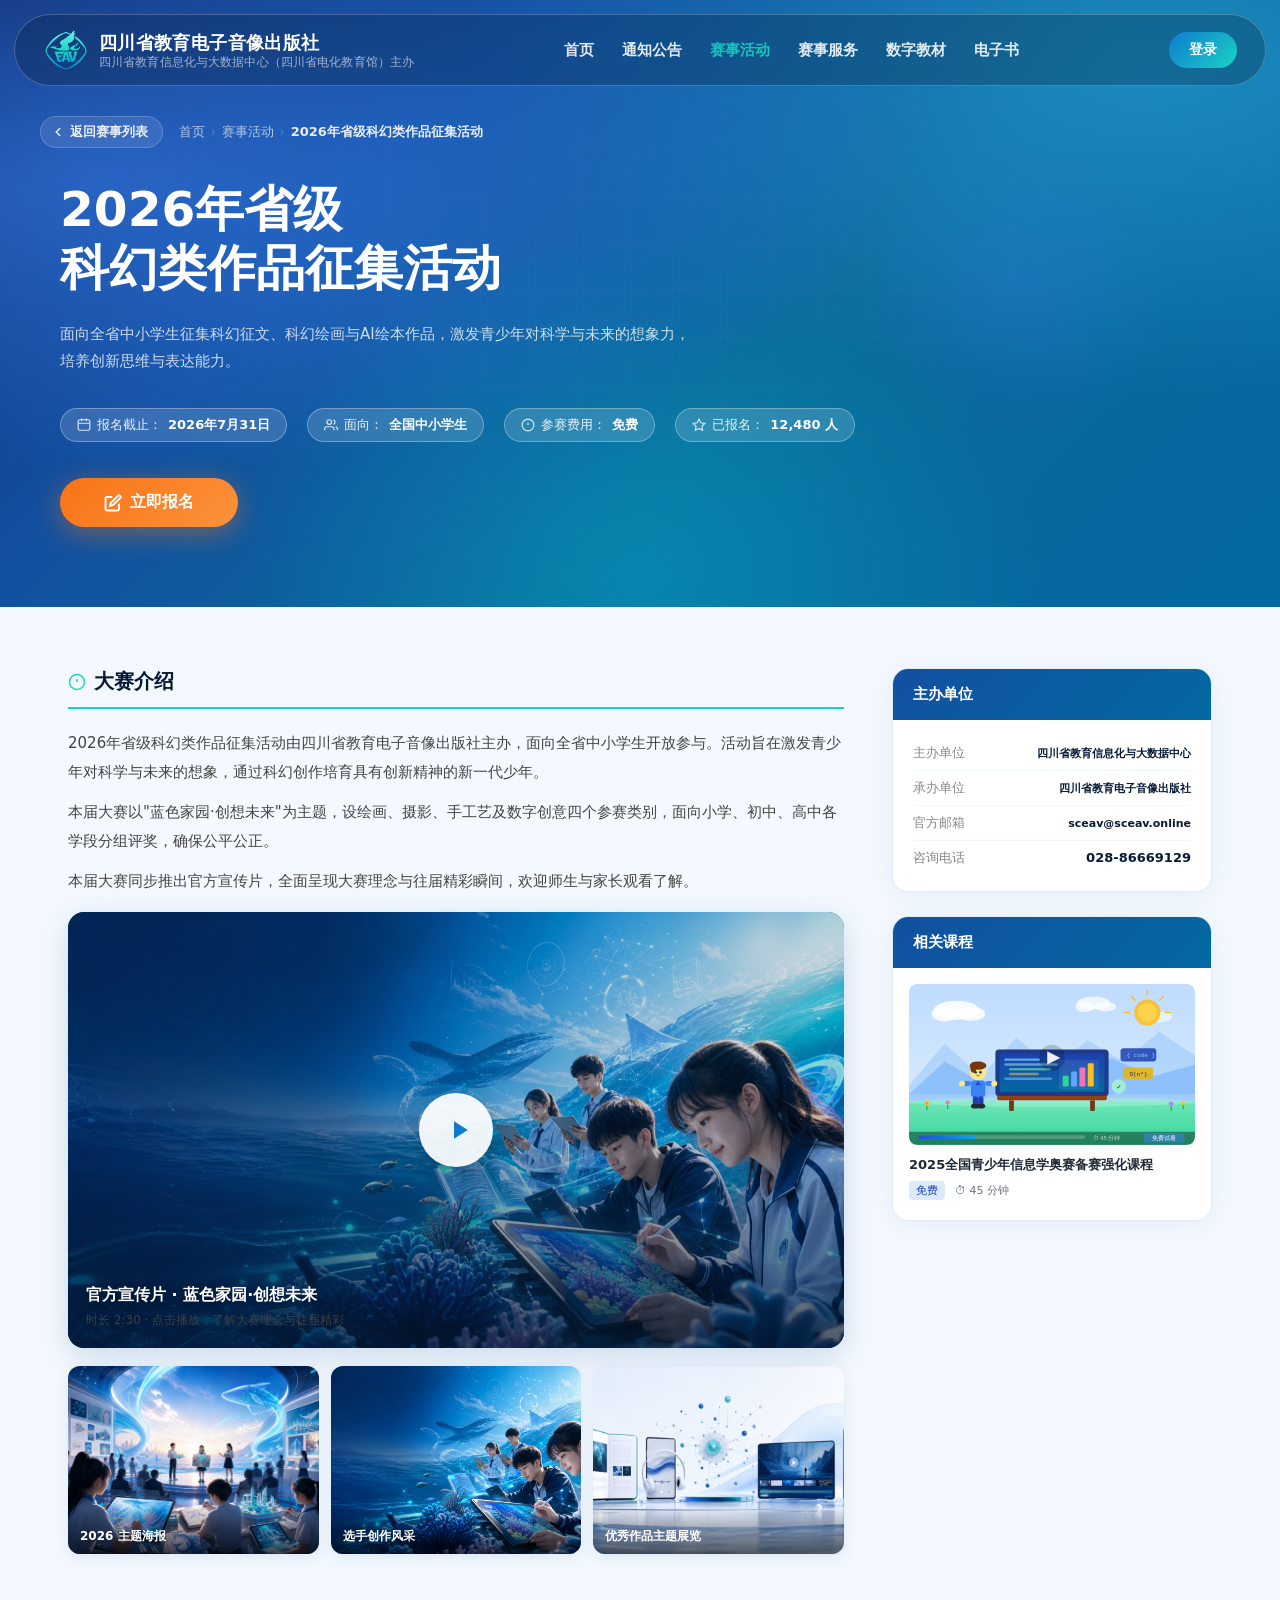
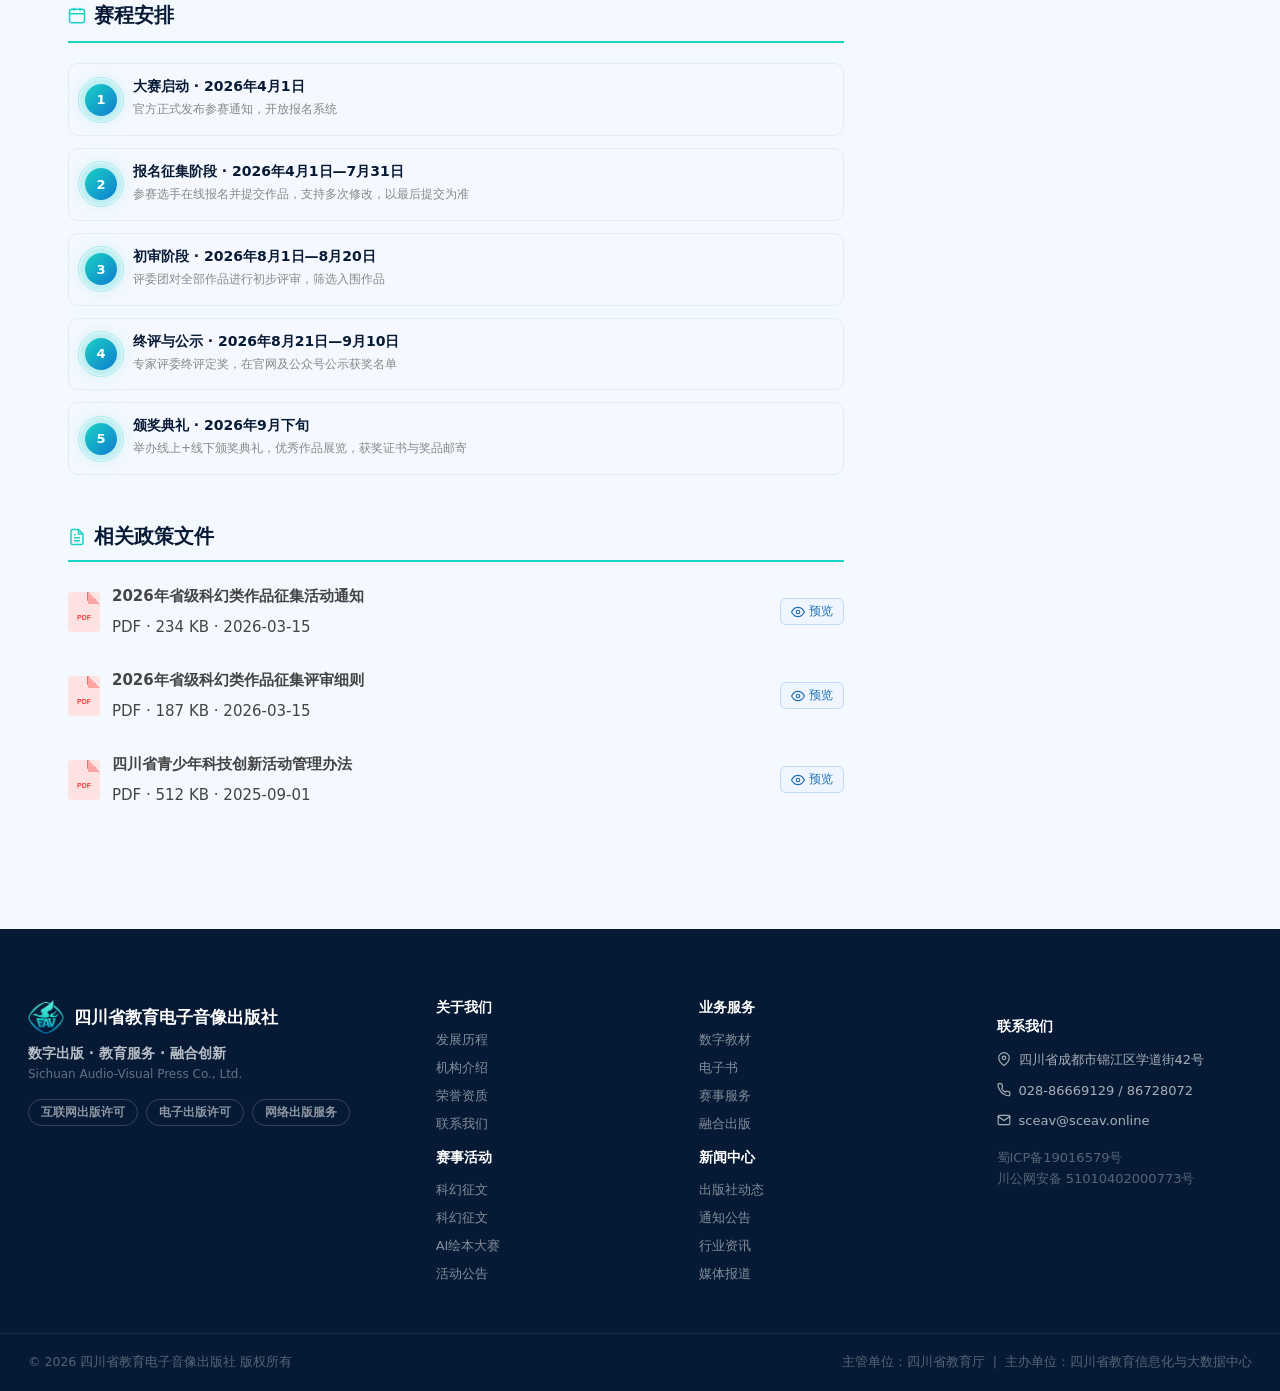
<file: event-detail.html>
<!doctype html>
<html lang="zh-CN">
<head>
  <meta charset="UTF-8" />
  <meta name="viewport" content="width=device-width, initial-scale=1.0" />
  <title>2026年省级科幻类作品征集活动 | 四川省教育电子音像出版社</title>
  <link rel="stylesheet" href="styles.css" />
  <style>
    /* ═══ Detail Page Styles ═══ */

    /* ── Detail Hero ── */
    .detail-hero {
      position: relative;
      overflow: hidden;
      padding: 180px max(28px, calc((100vw - 1160px) / 2)) 80px;
      color: #fff;
      border-bottom: 1px solid rgba(255,255,255,0.06);
    }
    .detail-hero-bg {
      position: absolute; inset: 0; z-index: 0;
      background:
        radial-gradient(ellipse at 8% 30%,  rgba(59,130,246,.55)   0%, transparent 48%),
        radial-gradient(ellipse at 90% 12%, rgba(56,189,248,.4)    0%, transparent 42%),
        radial-gradient(ellipse at 50% 95%, rgba(6,182,212,.38)    0%, transparent 44%),
        linear-gradient(135deg, #0f2d6e 0%, #1250a0 30%, #0a6898 60%, #0369a1 100%);
    }
    .detail-hero-bg::after {
      content: '';
      position: absolute; inset: 0;
      background:
        linear-gradient(rgba(255,255,255,.06) 1px, transparent 1px),
        linear-gradient(90deg, rgba(255,255,255,.06) 1px, transparent 1px);
      background-size: 48px 48px;
      mask-image: radial-gradient(ellipse at 50% 50%, rgba(0,0,0,0.45) 0%, transparent 72%);
    }
    /* decorative floating orbs */
    .detail-hero-bg::before {
      content: '';
      position: absolute;
      top: 20%; right: 8%;
      width: 320px; height: 320px; border-radius: 50%;
      background: radial-gradient(circle, rgba(59,130,246,0.2) 0%, transparent 70%);
      pointer-events: none;
    }
    .detail-hero-inner {
      position: relative; z-index: 2;
      max-width: 800px;
    }
    .detail-hero-inner .eyebrow {
      display: inline-flex; align-items: center; gap: 8px;
      padding: 0; border: none; background: none; border-radius: 0;
      font-size: 11px; letter-spacing: .12em; text-transform: uppercase;
      font-weight: 700; color: rgba(255,255,255,.9); margin-bottom: 18px;
    }
    .detail-hero-inner .eyebrow::before {
      content: ''; display: block; width: 20px; height: 2px;
      background: rgba(255,255,255,.9); border-radius: 2px; flex-shrink: 0;
    }
    .detail-hero-inner h1 {
      font-size: clamp(28px, 3.8vw, 50px);
      font-weight: 900; line-height: 1.22;
      margin-bottom: 22px;
      text-shadow: none;
    }
    .detail-hero-inner > p {
      font-size: 15px; line-height: 1.85;
      color: rgba(255,255,255,0.78);
      max-width: 640px; margin: 0 0 32px;
    }
    .detail-hero-meta {
      display: flex; flex-wrap: wrap; justify-content: flex-start; gap: 10px 20px;
      margin-bottom: 36px;
    }
    .detail-hero-meta span {
      display: inline-flex; align-items: center; gap: 6px;
      font-size: 13px; color: rgba(255,255,255,0.9);
      background: rgba(255,255,255,0.15);
      border: 1px solid rgba(255,255,255,0.3);
      padding: 7px 16px; border-radius: 999px;
      backdrop-filter: blur(8px);
    }
    .detail-hero-meta span svg { flex-shrink: 0; opacity: 0.9; }
    .detail-hero-meta strong { color: #fff; font-weight: 800; }
    .btn-enroll {
      display: inline-flex; align-items: center; gap: 8px;
      background: linear-gradient(135deg, #f97316, #fb923c);
      color: #fff; font-weight: 800; font-size: 16px;
      padding: 14px 44px; border-radius: 999px; border: none;
      cursor: pointer; transition: all .2s;
      box-shadow: 0 6px 28px rgba(249,115,22,0.45);
    }
    .btn-enroll:hover { background: linear-gradient(135deg, #ea6e0a, #f97316); transform: translateY(-2px); box-shadow: 0 10px 32px rgba(249,115,22,0.55); }

    /* ── Detail Body ── */
    .detail-body {
      max-width: 1200px; margin: 0 auto;
      padding: 60px 28px;
      display: grid; grid-template-columns: 1fr 320px; gap: 48px;
    }
    .detail-main { min-width: 0; }
    .detail-sidebar { min-width: 0; }
    .detail-sidebar-inner { position: sticky; top: 88px; display: flex; flex-direction: column; gap: 0; }

    /* Section blocks */
    .detail-block { margin-bottom: 48px; }
    #attachments-block h2 { margin-bottom: 8px; padding-bottom: 10px; }
    .detail-block h2 {
      font-size: 20px; font-weight: 800; color: var(--dark);
      padding-bottom: 12px; margin-bottom: 20px;
      border-bottom: 2px solid var(--accent);
      display: flex; align-items: center; gap: 8px;
    }
    .detail-block h2 svg { color: var(--accent); }
    .detail-block p {
      font-size: 15px; color: #444; line-height: 1.9; margin-bottom: 12px;
    }
    .detail-block ul {
      padding-left: 0; list-style: none; margin: 0;
    }
    .detail-block ul li {
      font-size: 14px; color: #555; line-height: 1.8;
      padding: 6px 0 6px 20px; position: relative;
      border-bottom: 1px dashed #e8f0f8;
    }
    .detail-block ul li::before {
      content: ''; position: absolute; left: 4px; top: 15px;
      width: 6px; height: 6px; border-radius: 50%;
      background: var(--accent);
    }

    /* Intro inline figure */
    .intro-figure { margin: 20px 0 4px; border-radius: 14px; overflow: hidden; box-shadow: 0 6px 24px rgba(10,77,140,0.12); }
    .intro-figure img { width: 100%; display: block; }
    .intro-figure figcaption { font-size: 12px; color: #888; text-align: center; padding: 10px 12px; background: #f5f8ff; }

    /* Video feature */
    .video-feature {
      position: relative; border-radius: 16px; overflow: hidden;
      aspect-ratio: 16/9; background: #0a2a4a; cursor: pointer;
      box-shadow: 0 8px 30px rgba(10,77,140,0.18);
      margin: 16px 0 18px;
    }
    .video-feature img { width: 100%; height: 100%; object-fit: cover; display: block; opacity: .82; transition: opacity .3s, transform .6s; }
    .video-feature:hover img { opacity: 1; transform: scale(1.05); }
    .video-feature::after { content: ''; position: absolute; inset: 0; background: linear-gradient(transparent 45%, rgba(4,20,40,.65)); }
    .video-play-btn {
      position: absolute; inset: 0; margin: auto; z-index: 2;
      width: 74px; height: 74px; border-radius: 50%;
      background: rgba(255,255,255,.92);
      display: flex; align-items: center; justify-content: center;
      box-shadow: 0 8px 30px rgba(0,0,0,.3); transition: transform .2s, background .2s;
    }
    .video-feature:hover .video-play-btn { transform: scale(1.1); background: #fff; }
    .video-play-btn svg { width: 30px; height: 30px; color: var(--secondary); margin-left: 5px; }
    .video-cap { position: absolute; left: 18px; bottom: 16px; z-index: 2; color: #fff; }
    .video-cap h4 { font-size: 16px; font-weight: 800; margin: 0 0 3px; text-shadow: 0 2px 8px rgba(0,0,0,.4); }
    .video-cap p { font-size: 12px; margin: 0; opacity: .9; text-shadow: 0 2px 8px rgba(0,0,0,.4); }
    .video-feature video { width: 100%; height: 100%; object-fit: cover; display: block; background: #000; }

    /* Image gallery */
    .media-gallery { display: grid; grid-template-columns: repeat(3, 1fr); gap: 12px; }
    .media-card {
      position: relative; border-radius: 12px; overflow: hidden;
      aspect-ratio: 4/3; background: #e8f0fb; cursor: pointer;
      box-shadow: 0 4px 16px rgba(10,77,140,0.1);
    }
    .media-card img { width: 100%; height: 100%; object-fit: cover; display: block; transition: transform .4s; }
    .media-card:hover img { transform: scale(1.07); }
    .media-card .media-label {
      position: absolute; left: 0; right: 0; bottom: 0; z-index: 2;
      padding: 20px 12px 9px; font-size: 12px; font-weight: 600; color: #fff;
      background: linear-gradient(transparent, rgba(0,0,0,.62));
    }
    @media (max-width: 600px) {
      .media-gallery { grid-template-columns: 1fr 1fr; }
    }

    /* Timeline */
    .timeline { display: flex; flex-direction: column; gap: 12px; }
    .timeline-item {
      display: flex; align-items: center; gap: 16px;
      padding: 14px 16px; border-radius: 10px;
      background: #f5f8ff; border: 1px solid #e2edf8;
    }
    .tl-dot-wrap { flex-shrink: 0; }
    .tl-dot {
      width: 32px; height: 32px; border-radius: 50%;
      background: linear-gradient(135deg, var(--accent), var(--secondary));
      display: flex; align-items: center; justify-content: center;
      color: #fff; font-size: 13px; font-weight: 700;
    }
    .tl-line { display: none; }
    .tl-content { flex: 1; min-width: 0; }
    .tl-content h4 { font-size: 14px; font-weight: 700; color: var(--dark); margin: 0 0 2px; }
    .tl-content p { font-size: 12px; color: #888; margin: 0; }

    /* Prize table */
    .prize-list { display: flex; flex-direction: column; gap: 10px; }
    .prize-row {
      display: flex; align-items: center; gap: 14px;
      padding: 12px 16px; border-radius: 10px;
      background: #f4f9ff;
    }
    .prize-medal {
      width: 36px; height: 36px; border-radius: 50%; flex-shrink: 0;
      display: flex; align-items: center; justify-content: center;
      font-size: 18px;
    }
    .prize-medal.gold { background: linear-gradient(135deg,#fbbf24,#f59e0b); }
    .prize-medal.silver { background: linear-gradient(135deg,#9ca3af,#6b7280); }
    .prize-medal.bronze { background: linear-gradient(135deg,#d97706,#b45309); }
    .prize-medal.special { background: linear-gradient(135deg,#7c3aed,#a855f7); }
    .prize-row-info { flex: 1; }
    .prize-row-info h4 { font-size: 14px; font-weight: 700; color: var(--dark); margin-bottom: 2px; }
    .prize-row-info p { font-size: 12px; color: #666; margin: 0; }
    .prize-row-count { font-size: 13px; font-weight: 700; color: var(--secondary); }

    /* Sidebar card */
    .sidebar-card {
      background: #fff; border-radius: 16px;
      border: 1px solid #e2edf8;
      box-shadow: 0 4px 24px rgba(10,77,140,0.07);
      overflow: hidden; margin-bottom: 24px;
    }
    .sidebar-card-head {
      background: linear-gradient(135deg, #1250a0, #0369a1);
      padding: 16px 20px; color: #fff;
    }
    .sidebar-card-head h3 { font-size: 15px; font-weight: 800; margin: 0; }
    .sidebar-card-body { padding: 16px 20px; }
    .sidebar-info-row {
      display: flex; justify-content: space-between; align-items: baseline;
      padding: 8px 0; border-bottom: 1px solid #f0f6ff; font-size: 13px;
    }
    .sidebar-info-row:last-child { border-bottom: none; }
    .sidebar-info-row span:first-child { color: #888; }
    .sidebar-info-row span:last-child { font-weight: 600; color: var(--dark); }
    .sidebar-info-row .tag-open { color: #059669; font-weight: 700; }
    .sidebar-enroll-btn {
      display: block; width: 100%; margin-top: 16px;
      background: #1d6fb8;
      color: #fff; font-weight: 800; font-size: 15px;
      padding: 13px 0; border-radius: 999px; border: none;
      cursor: pointer; transition: all .2s; text-align: center;
      box-shadow: 0 4px 20px rgba(29,111,184,0.35);
    }
    .sidebar-enroll-btn:hover { transform: translateY(-2px); box-shadow: 0 8px 28px rgba(29,111,184,0.45); }
    .sidebar-share { display: flex; gap: 8px; margin-top: 12px; }
    .sidebar-share a {
      flex: 1; display: flex; align-items: center; justify-content: center;
      gap: 4px; font-size: 12px; padding: 8px;
      border-radius: 8px; border: 1px solid #e2edf8; color: #666;
      text-decoration: none; transition: all .15s;
    }
    .sidebar-share a:hover { border-color: var(--accent); color: var(--accent); }

    /* ── Sidebar Product Cards ── */
    .sidebar-product-list { display: flex; flex-direction: column; gap: 12px; padding: 12px 14px; }
    .sidebar-product {
      display: flex; gap: 10px; align-items: flex-start;
      padding: 10px; border-radius: 10px; background: #f8fbff;
      border: 1px solid #e8f0fb; transition: all .15s;
    }
    .sidebar-product:hover { border-color: var(--accent); background: #f0fbfa; }
    .sidebar-product-img {
      width: 64px; height: 64px; flex-shrink: 0; border-radius: 8px;
      overflow: hidden; background: #e8f0fb;
    }
    .sidebar-product-img svg { width: 100%; height: 100%; display: block; }
    .sidebar-product-info { flex: 1; min-width: 0; }
    .sidebar-product-info h4 {
      font-size: 13px; font-weight: 700; color: var(--dark);
      line-height: 1.4; margin-bottom: 4px;
      display: -webkit-box; -webkit-line-clamp: 2; -webkit-box-orient: vertical; overflow: hidden;
    }
    .sidebar-product-foot { display: flex; align-items: center; justify-content: space-between; margin-top: 6px; }
    .sidebar-product-price { display: flex; align-items: baseline; gap: 4px; }
    .sidebar-product-price .price-main { font-size: 16px; font-weight: 800; color: #e74c3c; }
    .sidebar-product-price .price-main::before { content: '¥'; font-size: 11px; }
    .sidebar-product-price .price-orig { font-size: 11px; color: #bbb; text-decoration: line-through; }
    .btn-buy {
      display: inline-flex; align-items: center; gap: 4px;
      background: linear-gradient(135deg, #e8303a, #c0392b);
      color: #fff; font-weight: 700; font-size: 11px;
      padding: 5px 12px; border-radius: 999px; border: none;
      cursor: pointer; transition: all .15s; text-decoration: none; white-space: nowrap;
    }
    .btn-buy:hover { box-shadow: 0 3px 12px rgba(231,76,60,0.4); }

    /* ═══ Login Modal (pre-filled) ═══ */
    /* inherits from styles.css */

    /* ═══ Register Modal ═══ */
    .register-modal {
      display: none; /* hidden by default — use .is-open to show */
    }
    .register-modal.is-open {
      position: fixed; inset: 0; z-index: 9999;
      display: flex; align-items: center; justify-content: center;
      background: rgba(7,26,53,0.72); backdrop-filter: blur(4px);
    }
    /* Three-part layout: fixed header / scrollable body / sticky footer */
    .register-card {
      background: #fff; border-radius: 24px;
      width: min(580px, 95vw); max-height: 90vh;
      box-shadow: 0 24px 80px rgba(7,26,53,0.25);
      display: flex; flex-direction: column;
      overflow: hidden; /* children handle their own scroll */
    }
    /* ── Fixed header ── */
    .register-card-head {
      display: flex; align-items: flex-start; justify-content: space-between;
      gap: 12px; flex-shrink: 0;
      padding: 24px 28px 18px;
      border-bottom: 1px solid #eef3fb;
      background: #fff;
    }
    .register-card-head h2 { font-size: 20px; font-weight: 900; color: var(--dark); margin-bottom: 3px; }
    .register-card-head p  { font-size: 13px; color: #888; margin: 0; }
    .register-close {
      flex-shrink: 0; margin-top: 2px;
      width: 32px; height: 32px; border-radius: 50%;
      display: flex; align-items: center; justify-content: center;
      background: #f4f7fb; border: none; cursor: pointer;
      color: #888; transition: all .15s;
    }
    .register-close:hover { background: #fee2e2; color: #e74c3c; }
    /* ── Scrollable body ── */
    .register-card-body {
      flex: 1; overflow-y: auto;
      padding: 24px 28px;
    }
    .register-card-body::-webkit-scrollbar { width: 4px; }
    .register-card-body::-webkit-scrollbar-thumb { background: #d1dff0; border-radius: 4px; }
    /* ── Sticky footer ── */
    .register-card-foot {
      flex-shrink: 0;
      padding: 16px 28px 22px;
      border-top: 1px solid #eef3fb;
      background: #fff;
    }

    .register-form { display: flex; flex-direction: column; gap: 16px; }
    .form-field { display: flex; flex-direction: column; gap: 6px; }
    .form-field label { font-size: 13px; font-weight: 600; color: #555; }
    .form-field label .req { color: #e74c3c; margin-left: 2px; }
    .form-field label .req-note { color: #999; font-weight: 400; font-size: 12px; margin-left: 4px; }
    .form-field input,
    .form-field select {
      border: 1.5px solid #e2edf8; border-radius: 10px;
      padding: 10px 14px; font-size: 14px; color: var(--dark);
      outline: none; transition: border-color .15s; width: 100%;
      font-family: inherit; background: #fafcff; box-sizing: border-box;
    }
    .form-field input:focus,
    .form-field select:focus { border-color: #1d6fb8; background: #fff; }
    .form-field input.field-error,
    .form-field select.field-error { border-color: #e74c3c !important; background: #fff8f8; }

    /* 省市区联动 */
    .region-selects { display: grid; grid-template-columns: 1fr 1fr 1fr; gap: 10px; }

    /* 错误提示条 */
    .reg-error-banner {
      display: flex; align-items: center; gap: 8px;
      background: #fef2f2; border: 1px solid #fecaca; border-radius: 8px;
      padding: 10px 14px; font-size: 13px; color: #dc2626;
    }
    .reg-error-banner[hidden] { display: none; }

    /* Upload area */
    .upload-area {
      border: 2px dashed #b8d4f0; border-radius: 12px;
      padding: 24px 20px; text-align: center;
      cursor: pointer; transition: all .2s; background: #fafcff;
      position: relative;
    }
    .upload-area:hover { border-color: #1d6fb8; background: #f0f6ff; }
    .upload-area input[type=file] {
      position: absolute; inset: 0; opacity: 0; cursor: pointer;
      border: none; padding: 0; width: 100%; height: 100%;
    }
    .upload-area-icon { color: #93c5fd; margin-bottom: 8px; }
    .upload-area-text { font-size: 14px; font-weight: 600; color: #1d6fb8; margin-bottom: 4px; }
    .upload-area-sub { font-size: 12px; color: #999; }
    .uploaded-preview { margin-top: 8px; display: flex; flex-direction: column; gap: 6px; }
    .uploaded-file {
      display: flex; align-items: center; justify-content: space-between;
      background: #eff6ff; border: 1px solid #bfdbfe; border-radius: 6px;
      padding: 6px 10px; font-size: 12px; color: #1e40af;
    }
    .uploaded-file-name { flex: 1; min-width: 0; overflow: hidden; text-overflow: ellipsis; white-space: nowrap; }
    .uploaded-file-remove { cursor: pointer; color: #9ca3af; flex-shrink: 0; margin-left: 8px; font-size: 16px; line-height: 1; }
    .uploaded-file-remove:hover { color: #e74c3c; }

    /* 截止提示 */
    .reg-deadline-tip {
      display: flex; align-items: center; gap: 6px;
      font-size: 12px; color: #6b7280; margin-bottom: 10px;
    }
    .reg-deadline-tip strong { color: #e74c3c; }
    .reg-deadline-tip svg { flex-shrink: 0; color: #f59e0b; }

    .btn-register-submit {
      background: linear-gradient(135deg, #1d6fb8, #0369a1);
      color: #fff; font-weight: 800; font-size: 15px;
      padding: 14px; border-radius: 999px; border: none;
      cursor: pointer; transition: all .2s; width: 100%;
      box-shadow: 0 4px 20px rgba(29,111,184,0.35);
    }
    .btn-register-submit:hover { background: linear-gradient(135deg, #1558a0, #025f8e); transform: translateY(-2px); box-shadow: 0 8px 28px rgba(29,111,184,0.45); }

    /* Success state */
    .register-success {
      text-align: center; padding: 20px 0 10px;
    }
    .register-success .success-icon { font-size: 56px; margin-bottom: 16px; }
    .register-success h3 { font-size: 22px; font-weight: 900; color: var(--dark); margin-bottom: 8px; }
    .register-success p { font-size: 14px; color: #666; line-height: 1.7; margin-bottom: 24px; }
    .btn-success-close {
      background: linear-gradient(135deg, #1250a0, #0369a1);
      color: #fff; font-weight: 700; font-size: 14px;
      padding: 11px 36px; border-radius: 999px; border: none; cursor: pointer;
    }

    /* Responsive */
    @media (max-width: 900px) {
      .detail-hero-inner { flex-direction: column; gap: 32px; }
      .detail-hero-poster { width: 100%; max-width: 400px; }
      .detail-body { grid-template-columns: 1fr; }
      .detail-sidebar { order: -1; }
      .products-grid { grid-template-columns: repeat(2, 1fr); }
      .form-row { grid-template-columns: 1fr; }
    }
    @media (max-width: 540px) {
      .products-grid { grid-template-columns: 1fr; }
      .register-card-head, .register-card-body, .register-card-foot { padding-left: 18px; padding-right: 18px; }
    }
  
      /* 相关课程视频占位 */
      .sidebar-video-wrap { padding: 16px; }
      .sidebar-video-placeholder { border-radius: 8px; overflow: hidden; cursor: pointer; position: relative; }
      .sidebar-video-placeholder:hover .svp-thumb svg { opacity: .85; }
      .svp-thumb svg { width: 100%; display: block; transition: opacity .2s; border-radius: 8px; }
      .svp-label {
        position: absolute; bottom: 8px; left: 0; right: 0;
        text-align: center; color: rgba(255,255,255,.7); font-size: 12px; margin: 0;
      }
      .svp-hint { display: none; }
      .svp-course-info { padding: 10px 0 4px; }
      .svp-course-title { font-size: 13px; font-weight: 600; color: #1f2937; line-height: 1.5; margin: 0 0 6px; }
      .svp-course-meta { display: flex; align-items: center; gap: 10px; font-size: 11px; color: #6b7280; }
      .svp-course-meta .svp-tag { background: #dbeafe; color: #1e40af; padding: 2px 7px; border-radius: 4px; font-size: 11px; }
      .svp-duration::before { content: "⏱ "; }

      /* 附件列表 */
      .attach-list { display: flex; flex-direction: column; gap: 0; }
      .attach-item {
        display: flex; align-items: center; gap: 12px;
        padding: 12px 0; border-bottom: 1px solid #f0f4fb;
        cursor: pointer; transition: background .15s;
      }
      .attach-item:last-child { border-bottom: none; }
      .attach-item:hover { background: #f5f8ff; margin: 0 -4px; padding-left: 4px; padding-right: 4px; border-radius: 6px; }
      .attach-icon { width: 32px; flex-shrink: 0; }
      .attach-icon svg { width: 32px; height: 40px; display: block; }
      .attach-info { flex: 1; min-width: 0; }
      .attach-name { font-size: 13px; font-weight: 600; color: #1e3a5f; margin: 0 0 2px !important; white-space: nowrap; overflow: hidden; text-overflow: ellipsis; line-height: 1.4; }
      .attach-meta { font-size: 11px; color: #9ca3af; margin: 0 !important; line-height: 1.4; }
      .attach-preview-btn {
        flex-shrink: 0; display: inline-flex; align-items: center; gap: 4px;
        font-size: 12px; color: #1d6fb8; background: #eff6ff;
        border: 1px solid #bfdbfe; border-radius: 6px;
        padding: 4px 10px; cursor: pointer; transition: all .15s; white-space: nowrap;
      }
      .attach-preview-btn:hover { background: #dbeafe; color: #1e40af; }

      /* PDF 弹窗 */
      .pdf-modal { position: fixed; inset: 0; z-index: 9000; display: flex; align-items: center; justify-content: center; }
      .pdf-modal[hidden] { display: none; }
      .pdf-modal-backdrop { position: absolute; inset: 0; background: rgba(0,0,0,.55); backdrop-filter: blur(4px); }
      .pdf-modal-box {
        position: relative; z-index: 1;
        width: min(860px, 94vw); height: min(88vh, 680px);
        background: #fff; border-radius: 14px; overflow: hidden;
        box-shadow: 0 24px 80px rgba(0,0,0,.35);
        display: flex; flex-direction: column;
      }
      .pdf-modal-head {
        display: flex; align-items: center; justify-content: space-between;
        padding: 14px 20px; background: #1250a0; color: #fff; flex-shrink: 0;
      }
      .pdf-modal-title { font-size: 14px; font-weight: 700; }
      .pdf-modal-close {
        background: rgba(255,255,255,.15); border: none; border-radius: 6px;
        color: #fff; cursor: pointer; padding: 4px 8px; line-height: 0;
        transition: background .15s;
      }
      .pdf-modal-close:hover { background: rgba(255,255,255,.3); }
      .pdf-modal-body { flex: 1; overflow: hidden; background: #f3f4f6; }
      .pdf-modal-body iframe { width: 100%; height: 100%; border: none; display: block; }
      .pdf-modal-placeholder {
        height: 100%; display: flex; flex-direction: column;
        align-items: center; justify-content: center; gap: 16px; color: #6b7280;
      }
      .pdf-modal-placeholder svg { opacity: .35; }
      .pdf-modal-placeholder p { font-size: 14px; margin: 0; }
</style>
</head>
<body>

  <!-- ═══════════════ HEADER ═══════════════ -->
  <header class="site-header" data-header>
    <a class="brand" href="index.html" aria-label="四川省教育电子音像出版社首页">
      <span class="brand-mark"><img src="assets/press-logo-eav.png?v=2" class="brand-logo-img" alt="四川省教育电子音像出版社标志" /></span>
        <div class="brand-name">
          <span class="brand-text">四川省教育电子音像出版社</span>
          <span class="brand-en">四川省教育信息化与大数据中心（四川省电化教育馆）主办</span>
        </div>
    </a>
    <nav class="nav-links" aria-label="主导航">
      <a href="index.html">首页</a>
      <a href="announcements.html">通知公告</a>
      <a href="events.html" class="nav-active">赛事活动</a>
      <a href="courses.html">赛事服务</a>
      <a href="textbooks.html">数字教材</a>
      <a href="ebooks.html">电子书</a>
    </nav>
    <div class="header-actions">
      <button class="btn-login" type="button" data-login-open id="login-btn">登录</button>
      <div class="user-menu" id="user-menu" hidden>
        <button class="user-avatar-btn" type="button" data-user-toggle>
          <span class="user-avatar" id="user-avatar">我</span>
          <span class="user-name" id="user-name"></span>
          <svg width="12" height="12" viewBox="0 0 24 24" fill="none" stroke="currentColor" stroke-width="2.5"><polyline points="6 9 12 15 18 9"/></svg>
        </button>
        <div class="user-dropdown" id="user-dropdown" hidden>
          <a href="#profile"><svg width="14" height="14" viewBox="0 0 24 24" fill="none" stroke="currentColor" stroke-width="2"><path d="M20 21v-2a4 4 0 0 0-4-4H8a4 4 0 0 0-4 4v2"/><circle cx="12" cy="7" r="4"/></svg>个人中心</a>
          <a href="#favorites"><svg width="14" height="14" viewBox="0 0 24 24" fill="none" stroke="currentColor" stroke-width="2"><path d="M20.84 4.61a5.5 5.5 0 0 0-7.78 0L12 5.67l-1.06-1.06a5.5 5.5 0 0 0-7.78 7.78l1.06 1.06L12 21.23l7.78-7.78 1.06-1.06a5.5 5.5 0 0 0 0-7.78z"/></svg>我的收藏</a>
          <hr />
          <button type="button" data-logout><svg width="14" height="14" viewBox="0 0 24 24" fill="none" stroke="currentColor" stroke-width="2"><path d="M9 21H5a2 2 0 0 1-2-2V5a2 2 0 0 1 2-2h4"/><polyline points="16 17 21 12 16 7"/><line x1="21" y1="12" x2="9" y2="12"/></svg>退出登录</button>
        </div>
      </div>
      <button class="nav-mobile-toggle" type="button" data-menu-toggle aria-label="展开菜单"><span></span><span></span><span></span></button>
    </div>
  </header>

  <!-- Mobile Menu -->
  <div class="mobile-menu" data-mobile-menu hidden>
    <nav>
      <a href="index.html" data-menu-close>首页</a>
      <a href="announcements.html" data-menu-close>通知公告</a>
      <a href="events.html" data-menu-close>赛事活动</a>
      <a href="courses.html" data-menu-close>赛事服务</a>
      <a href="textbooks.html" data-menu-close>数字教材</a>
      <a href="ebooks.html" data-menu-close>电子书</a>
    </nav>
    <div class="mobile-menu-footer">
      <button class="btn-login-mobile" type="button" data-login-open>登录 / 注册</button>
    </div>
  </div>

  <!-- ═══════════════ LOGIN MODAL（预填账号密码）═══════════════ -->
  <div class="login-modal" id="login-modal" hidden>
    <div class="login-card">
      <button class="login-close" type="button" data-login-close aria-label="关闭">
        <svg width="18" height="18" viewBox="0 0 24 24" fill="none" stroke="currentColor" stroke-width="2.5"><line x1="18" y1="6" x2="6" y2="18"/><line x1="6" y1="6" x2="18" y2="18"/></svg>
      </button>
      <div class="login-logo">
        
        <span>四川省教育电子音像出版社</span>
      </div>
      <h2>欢迎登录</h2>
      <p class="login-sub">数字教育资源平台</p>
      <div class="login-tabs">
        <button class="login-tab" data-tab="phone">手机号登录</button>
        <button class="login-tab active" data-tab="account">账号登录</button>
      </div>
      <div class="login-pane" id="pane-phone" hidden>
        <div class="input-group">
          <label>手机号</label>
          <input type="tel" id="input-phone" placeholder="请输入手机号" maxlength="11" />
        </div>
        <div class="input-group">
          <label>验证码</label>
          <div class="code-row">
            <input type="text" id="input-code" placeholder="请输入验证码" maxlength="6" />
            <button class="btn-send-code" type="button" id="send-code-btn">获取验证码</button>
          </div>
        </div>
      </div>
      <div class="login-pane" id="pane-account">
        <div class="input-group">
          <label>账号</label>
          <!-- 预填账号 -->
          <input type="text" id="input-account" value="student2026" />
        </div>
        <div class="input-group">
          <label>密码</label>
          <!-- 预填密码 -->
          <input type="password" id="input-password" value="sceav123456" />
        </div>
        <p style="font-size:12px;color:#19d3c5;margin:0 0 4px;text-align:right;">
          <svg width="12" height="12" viewBox="0 0 24 24" fill="none" stroke="currentColor" stroke-width="2" style="vertical-align:middle;margin-right:3px"><circle cx="12" cy="12" r="10"/><path d="M12 8v4m0 4h.01"/></svg>
          已为您预填演示账号，直接点击登录即可
        </p>
      </div>
      <button class="btn-login-submit" type="button" id="login-submit">登 录</button>
      <p class="login-agree">登录即代表同意 <a href="#">用户协议</a> 与 <a href="#">隐私政策</a></p>
    </div>
  </div>

  <!-- ═══════════════ REGISTER MODAL ═══════════════ -->
  <div class="register-modal" id="register-modal">
    <div class="register-card" id="register-card">

      <!-- ── Form state ── -->
      <div id="register-form-state">
        <!-- Fixed header -->
        <div class="register-card-head">
          <div>
            <h2>参赛报名</h2>
            <p>2026年省级科幻类作品征集活动</p>
          </div>
          <button class="register-close" type="button" id="register-close" aria-label="关闭">
            <svg width="16" height="16" viewBox="0 0 24 24" fill="none" stroke="currentColor" stroke-width="2.5"><line x1="18" y1="6" x2="6" y2="18"/><line x1="6" y1="6" x2="18" y2="18"/></svg>
          </button>
        </div>
        <!-- Scrollable body -->
        <div class="register-card-body">
          <div class="register-form">

            <!-- 错误提示 -->
            <div class="reg-error-banner" id="reg-error-banner" hidden>
              <svg width="16" height="16" viewBox="0 0 24 24" fill="none" stroke="currentColor" stroke-width="2"><circle cx="12" cy="12" r="10"/><line x1="12" y1="8" x2="12" y2="12"/><line x1="12" y1="16" x2="12.01" y2="16"/></svg>
              <span id="reg-error-msg">请填写所有必填项</span>
            </div>

            <!-- 报名者姓名 -->
            <div class="form-field full">
              <label>报名者姓名<span class="req">*</span></label>
              <input type="text" id="reg-name" placeholder="请输入真实姓名" />
            </div>

            <!-- 报名者手机号 -->
            <div class="form-field full">
              <label>报名者手机号<span class="req">*</span></label>
              <input type="tel" id="reg-phone" placeholder="请输入11位手机号" maxlength="11" />
            </div>

            <!-- 行政区选择 -->
            <div class="form-field full">
              <label>所在行政区<span class="req">*</span></label>
              <div class="region-selects">
                <select id="reg-province">
                  <option value="">请选择省份</option>
                  <option>四川省</option><option>北京市</option><option>上海市</option><option>重庆市</option>
                  <option>天津市</option><option>广东省</option><option>江苏省</option><option>浙江省</option>
                  <option>山东省</option><option>河南省</option><option>湖北省</option><option>湖南省</option>
                  <option>河北省</option><option>安徽省</option><option>福建省</option><option>辽宁省</option>
                  <option>陕西省</option><option>云南省</option><option>贵州省</option><option>江西省</option>
                  <option>黑龙江省</option><option>吉林省</option><option>山西省</option><option>广西壮族自治区</option>
                  <option>内蒙古自治区</option><option>新疆维吾尔自治区</option><option>西藏自治区</option>
                  <option>宁夏回族自治区</option><option>甘肃省</option><option>海南省</option><option>青海省</option>
                </select>
                <select id="reg-city">
                  <option value="">请选择市</option>
                </select>
                <select id="reg-district">
                  <option value="">请选择区/县</option>
                </select>
              </div>
            </div>

            <!-- 单位名称 -->
            <div class="form-field full">
              <label>报名者单位名称</label>
              <input type="text" id="reg-unit" placeholder="请输入学校或单位全称" />
            </div>

            <!-- 作品数量 -->
            <div class="form-field full">
              <label>作品数量<span class="req">*</span></label>
              <input type="number" id="reg-count" placeholder="请输入参赛作品数量" min="1" max="20" />
            </div>

            <!-- 上传附件 -->
            <div class="form-field full">
              <label>上传附件<span class="req">*</span><span class="req-note">（最多10个文件）</span></label>
              <div class="upload-area" id="upload-area">
                <input type="file" id="reg-file" accept=".jpg,.jpeg,.png,.mp4,.pdf,.doc,.docx,.xls,.xlsx,.ppt,.pptx" multiple />
                <div class="upload-area-icon">
                  <svg width="32" height="32" viewBox="0 0 24 24" fill="none" stroke="currentColor" stroke-width="1.5"><path d="M21 15v4a2 2 0 0 1-2 2H5a2 2 0 0 1-2-2v-4"/><polyline points="17 8 12 3 7 8"/><line x1="12" y1="3" x2="12" y2="15"/></svg>
                </div>
                <div class="upload-area-text">点击或拖拽上传文件</div>
                <div class="upload-area-sub">支持 JPG / MP4 / PDF / Word / Excel / PPT，每个文件不超过 50MB</div>
              </div>
              <div class="uploaded-preview" id="uploaded-preview"></div>
            </div>

          </div>
        </div>
        <!-- Sticky footer：截止提示 + 提交按钮 -->
        <div class="register-card-foot">
          <div class="reg-deadline-tip">
            <svg width="13" height="13" viewBox="0 0 24 24" fill="none" stroke="currentColor" stroke-width="2"><circle cx="12" cy="12" r="10"/><path d="M12 8v4m0 4h.01"/></svg>
            报名截止时间：<strong>2026年7月31日 23:59</strong>，请尽早提交
          </div>
          <button class="btn-register-submit" type="button" id="reg-submit">提 交 报 名</button>
        </div>
      </div>

      <!-- ── Success state ── -->
      <div id="register-success-state" hidden>
        <div class="register-card-head" style="justify-content:flex-end;">
          <button class="register-close" type="button" id="register-close-success" aria-label="关闭">
            <svg width="16" height="16" viewBox="0 0 24 24" fill="none" stroke="currentColor" stroke-width="2.5"><line x1="18" y1="6" x2="6" y2="18"/><line x1="6" y1="6" x2="18" y2="18"/></svg>
          </button>
        </div>
        <div class="register-card-body">
          <div class="register-success">
            <div class="success-icon">🎉</div>
            <h3>报名成功！</h3>
            <p>您的参赛信息已提交，我们将在 3 个工作日内发送确认短信至您的手机。<br />祝您在比赛中取得优异成绩！</p>
            <button class="btn-success-close" type="button" id="success-close">好的，知道了</button>
          </div>
        </div>
      </div>

    </div>
  </div>

  <main>

    <!-- ═══════════════ DETAIL HERO ═══════════════ -->
    <section class="detail-hero">
      <div class="detail-hero-bg" aria-hidden="true"></div>

      <!-- 面包屑 -->
      <div class="page-breadcrumb">
        <a class="breadcrumb-back" href="events.html">
          <svg viewBox="0 0 24 24" fill="none" stroke="currentColor" stroke-width="2.5" stroke-linecap="round"><polyline points="15 18 9 12 15 6"/></svg>
          返回赛事列表
        </a>
        <nav class="breadcrumb-nav">
          <a href="index.html">首页</a>
          <span class="bc-sep">›</span>
          <a href="events.html">赛事活动</a>
          <span class="bc-sep">›</span>
          <span class="bc-current">2026年省级科幻类作品征集活动</span>
        </nav>
      </div>
      <div class="detail-hero-inner">

        <h1>2026年省级<br/>科幻类作品征集活动</h1>
        <p>面向全省中小学生征集科幻征文、科幻绘画与AI绘本作品，激发青少年对科学与未来的想象力，培养创新思维与表达能力。</p>
        <div class="detail-hero-meta">
          <span><svg width="14" height="14" viewBox="0 0 24 24" fill="none" stroke="currentColor" stroke-width="2"><rect x="2" y="3" width="20" height="18" rx="3"/><path d="M8 1v4M16 1v4M2 9h20"/></svg>报名截止：<strong>2026年7月31日</strong></span>
          <span><svg width="14" height="14" viewBox="0 0 24 24" fill="none" stroke="currentColor" stroke-width="2"><path d="M17 21v-2a4 4 0 0 0-4-4H5a4 4 0 0 0-4 4v2"/><circle cx="9" cy="7" r="4"/><path d="M23 21v-2a4 4 0 0 0-3-3.87"/><path d="M16 3.13a4 4 0 0 1 0 7.75"/></svg>面向：<strong>全国中小学生</strong></span>
          <span><svg width="14" height="14" viewBox="0 0 24 24" fill="none" stroke="currentColor" stroke-width="2"><circle cx="12" cy="12" r="10"/><path d="M12 8v4m0 4h.01"/></svg>参赛费用：<strong>免费</strong></span>
          <span><svg width="14" height="14" viewBox="0 0 24 24" fill="none" stroke="currentColor" stroke-width="2"><polygon points="12 2 15.09 8.26 22 9.27 17 14.14 18.18 21.02 12 17.77 5.82 21.02 7 14.14 2 9.27 8.91 8.26 12 2"/></svg>已报名：<strong>12,480 人</strong></span>
        </div>
        <button class="btn-enroll" type="button" id="hero-enroll-btn">
          <svg width="18" height="18" viewBox="0 0 24 24" fill="none" stroke="currentColor" stroke-width="2.5"><path d="M11 4H4a2 2 0 0 0-2 2v14a2 2 0 0 0 2 2h14a2 2 0 0 0 2-2v-7"/><path d="M18.5 2.5a2.121 2.121 0 0 1 3 3L12 15l-4 1 1-4 9.5-9.5z"/></svg>
          立即报名
        </button>
      </div>
    </section>

    <!-- ═══════════════ DETAIL BODY ═══════════════ -->
    <div class="detail-body">

      <!-- ── Main Content ── -->
      <div class="detail-main">

        <!-- 大赛介绍 -->
        <div class="detail-block reveal">
          <h2>
            <svg width="18" height="18" viewBox="0 0 24 24" fill="none" stroke="currentColor" stroke-width="2"><circle cx="12" cy="12" r="10"/><path d="M12 8v4m0 4h.01"/></svg>
            大赛介绍
          </h2>
          <p>2026年省级科幻类作品征集活动由四川省教育电子音像出版社主办，面向全省中小学生开放参与。活动旨在激发青少年对科学与未来的想象，通过科幻创作培育具有创新精神的新一代少年。</p>
          <p>本届大赛以"蓝色家园·创想未来"为主题，设绘画、摄影、手工艺及数字创意四个参赛类别，面向小学、初中、高中各学段分组评奖，确保公平公正。</p>
          <p>本届大赛同步推出官方宣传片，全面呈现大赛理念与往届精彩瞬间，欢迎师生与家长观看了解。</p>
          <div class="video-feature" data-video-trigger>
            <img src="assets/hero-ocean-ai-education-web.jpg" alt="赛事官方宣传片封面" loading="lazy" />
            <div class="video-play-btn">
              <svg viewBox="0 0 24 24" fill="currentColor"><path d="M8 5v14l11-7z"/></svg>
            </div>
            <div class="video-cap">
              <h4>官方宣传片 · 蓝色家园·创想未来</h4>
              <p>时长 2:30 · 点击播放，了解大赛理念与往届精彩</p>
            </div>
          </div>
          <div class="media-gallery">
            <div class="media-card">
              <img src="assets/ocean-design-competition-web.jpg" alt="主题海报" loading="lazy" />
              <span class="media-label">2026 主题海报</span>
            </div>
            <div class="media-card">
              <img src="assets/hero-ocean-ai-education-web.jpg" alt="选手创作风采" loading="lazy" />
              <span class="media-label">选手创作风采</span>
            </div>
            <div class="media-card">
              <img src="assets/digital-resource-ecosystem-web.jpg" alt="优秀作品展览" loading="lazy" />
              <span class="media-label">优秀作品主题展览</span>
            </div>
          </div>
        </div>
        <!-- 赛程安排 -->
        <div class="detail-block reveal">
          <h2>
            <svg width="18" height="18" viewBox="0 0 24 24" fill="none" stroke="currentColor" stroke-width="2"><rect x="2" y="3" width="20" height="18" rx="3"/><path d="M8 1v4M16 1v4M2 9h20"/></svg>
            赛程安排
          </h2>
          <div class="timeline">
            <div class="timeline-item">
              <div class="tl-dot-wrap">
                <div class="tl-dot">1</div>
                <div class="tl-line"></div>
              </div>
              <div class="tl-content">
                <h4>大赛启动 · 2026年4月1日</h4>
                <p>官方正式发布参赛通知，开放报名系统</p>
              </div>
            </div>
            <div class="timeline-item">
              <div class="tl-dot-wrap">
                <div class="tl-dot">2</div>
                <div class="tl-line"></div>
              </div>
              <div class="tl-content">
                <h4>报名征集阶段 · 2026年4月1日—7月31日</h4>
                <p>参赛选手在线报名并提交作品，支持多次修改，以最后提交为准</p>
              </div>
            </div>
            <div class="timeline-item">
              <div class="tl-dot-wrap">
                <div class="tl-dot">3</div>
                <div class="tl-line"></div>
              </div>
              <div class="tl-content">
                <h4>初审阶段 · 2026年8月1日—8月20日</h4>
                <p>评委团对全部作品进行初步评审，筛选入围作品</p>
              </div>
            </div>
            <div class="timeline-item">
              <div class="tl-dot-wrap">
                <div class="tl-dot">4</div>
                <div class="tl-line"></div>
              </div>
              <div class="tl-content">
                <h4>终评与公示 · 2026年8月21日—9月10日</h4>
                <p>专家评委终评定奖，在官网及公众号公示获奖名单</p>
              </div>
            </div>
            <div class="timeline-item">
              <div class="tl-dot-wrap">
                <div class="tl-dot">5</div>
                <div class="tl-line"></div>
              </div>
              <div class="tl-content">
                <h4>颁奖典礼 · 2026年9月下旬</h4>
                <p>举办线上+线下颁奖典礼，优秀作品展览，获奖证书与奖品邮寄</p>
              </div>
            </div>
          </div>
        </div>

        <!-- 相关政策文件 -->
        <div class="detail-block reveal" id="attachments-block">
          <h2>
            <svg width="18" height="18" viewBox="0 0 24 24" fill="none" stroke="currentColor" stroke-width="2"><path d="M14 2H6a2 2 0 0 0-2 2v16a2 2 0 0 0 2 2h12a2 2 0 0 0 2-2V8z"/><polyline points="14 2 14 8 20 8"/><line x1="16" y1="13" x2="8" y2="13"/><line x1="16" y1="17" x2="8" y2="17"/><polyline points="10 9 9 9 8 9"/></svg>
            相关政策文件
          </h2>
          <div class="attach-list" id="attach-list">
            <div class="attach-item" data-pdf="docs/notice-2026-contest.pdf">
              <div class="attach-icon">
                <svg viewBox="0 0 32 40" fill="none" xmlns="http://www.w3.org/2000/svg">
                  <rect width="32" height="40" rx="4" fill="#fee2e2"/>
                  <path d="M20 0v8h8" stroke="#ef4444" stroke-width="1.5" fill="none"/>
                  <polygon points="20,0 32,12 20,12" fill="#fca5a5"/>
                  <text x="16" y="28" text-anchor="middle" font-family="Arial,sans-serif" font-weight="700" font-size="7" fill="#ef4444">PDF</text>
                </svg>
              </div>
              <div class="attach-info">
                <p class="attach-name">2026年省级科幻类作品征集活动通知</p>
                <p class="attach-meta">PDF · 234 KB · 2026-03-15</p>
              </div>
              <button class="attach-preview-btn" type="button">
                <svg width="14" height="14" viewBox="0 0 24 24" fill="none" stroke="currentColor" stroke-width="2"><path d="M1 12s4-8 11-8 11 8 11 8-4 8-11 8-11-8-11-8z"/><circle cx="12" cy="12" r="3"/></svg>
                预览
              </button>
            </div>
            <div class="attach-item" data-pdf="docs/rules-2026-contest.pdf">
              <div class="attach-icon">
                <svg viewBox="0 0 32 40" fill="none" xmlns="http://www.w3.org/2000/svg">
                  <rect width="32" height="40" rx="4" fill="#fee2e2"/>
                  <path d="M20 0v8h8" stroke="#ef4444" stroke-width="1.5" fill="none"/>
                  <polygon points="20,0 32,12 20,12" fill="#fca5a5"/>
                  <text x="16" y="28" text-anchor="middle" font-family="Arial,sans-serif" font-weight="700" font-size="7" fill="#ef4444">PDF</text>
                </svg>
              </div>
              <div class="attach-info">
                <p class="attach-name">2026年省级科幻类作品征集评审细则</p>
                <p class="attach-meta">PDF · 187 KB · 2026-03-15</p>
              </div>
              <button class="attach-preview-btn" type="button">
                <svg width="14" height="14" viewBox="0 0 24 24" fill="none" stroke="currentColor" stroke-width="2"><path d="M1 12s4-8 11-8 11 8 11 8-4 8-11 8-11-8-11-8z"/><circle cx="12" cy="12" r="3"/></svg>
                预览
              </button>
            </div>
            <div class="attach-item" data-pdf="docs/policy-youth-innovation.pdf">
              <div class="attach-icon">
                <svg viewBox="0 0 32 40" fill="none" xmlns="http://www.w3.org/2000/svg">
                  <rect width="32" height="40" rx="4" fill="#fee2e2"/>
                  <path d="M20 0v8h8" stroke="#ef4444" stroke-width="1.5" fill="none"/>
                  <polygon points="20,0 32,12 20,12" fill="#fca5a5"/>
                  <text x="16" y="28" text-anchor="middle" font-family="Arial,sans-serif" font-weight="700" font-size="7" fill="#ef4444">PDF</text>
                </svg>
              </div>
              <div class="attach-info">
                <p class="attach-name">四川省青少年科技创新活动管理办法</p>
                <p class="attach-meta">PDF · 512 KB · 2025-09-01</p>
              </div>
              <button class="attach-preview-btn" type="button">
                <svg width="14" height="14" viewBox="0 0 24 24" fill="none" stroke="currentColor" stroke-width="2"><path d="M1 12s4-8 11-8 11 8 11 8-4 8-11 8-11-8-11-8z"/><circle cx="12" cy="12" r="3"/></svg>
                预览
              </button>
            </div>
          </div>
        </div>
      </div><!-- /detail-main -->

      <!-- ── Sidebar ── -->
      <aside class="detail-sidebar">
        <div class="detail-sidebar-inner">
        <div class="sidebar-card">
          <div class="sidebar-card-head"><h3>主办单位</h3></div>
          <div class="sidebar-card-body">
            <div class="sidebar-info-row"><span>主办单位</span><span style="font-size:11px;">四川省教育信息化与大数据中心</span></div>
            <div class="sidebar-info-row"><span>承办单位</span><span style="font-size:11px;">四川省教育电子音像出版社</span></div>
            <div class="sidebar-info-row"><span>官方邮箱</span><span style="font-size:11px;">sceav@sceav.online</span></div>
            <div class="sidebar-info-row"><span>咨询电话</span><span>028-86669129</span></div>
          </div>
        </div>
        <!-- ── 相关课程 ── -->
        <div class="sidebar-card">
          <div class="sidebar-card-head"><h3>相关课程</h3></div>
          <div class="sidebar-video-wrap">
            <div class="sidebar-video-placeholder">
              <div class="svp-thumb">
                <svg viewBox="0 0 480 270" xmlns="http://www.w3.org/2000/svg">
                  <defs>
                    <linearGradient id="svp-sky" x1="0" y1="0" x2="0" y2="1">
                      <stop offset="0%" stop-color="#bfdbfe"/>
                      <stop offset="100%" stop-color="#e0f2fe"/>
                    </linearGradient>
                    <linearGradient id="svp-ground" x1="0" y1="0" x2="0" y2="1">
                      <stop offset="0%" stop-color="#6ee7b7"/>
                      <stop offset="100%" stop-color="#34d399"/>
                    </linearGradient>
                    <linearGradient id="svp-screen" x1="0" y1="0" x2="0" y2="1">
                      <stop offset="0%" stop-color="#1e40af"/>
                      <stop offset="100%" stop-color="#0369a1"/>
                    </linearGradient>
                    <linearGradient id="svp-bar" x1="0" y1="0" x2="1" y2="0">
                      <stop offset="0%" stop-color="#1d4ed8"/>
                      <stop offset="100%" stop-color="#0ea5e9"/>
                    </linearGradient>
                  </defs>

                  <!-- 天空背景 -->
                  <rect width="480" height="270" fill="url(#svp-sky)"/>

                  <!-- 云朵 -->
                  <ellipse cx="80" cy="44" rx="38" ry="16" fill="#fff" opacity=".85"/>
                  <ellipse cx="60" cy="50" rx="22" ry="13" fill="#fff" opacity=".85"/>
                  <ellipse cx="104" cy="50" rx="24" ry="12" fill="#fff" opacity=".85"/>
                  <ellipse cx="310" cy="32" rx="28" ry="11" fill="#fff" opacity=".7"/>
                  <ellipse cx="295" cy="38" rx="16" ry="9" fill="#fff" opacity=".7"/>
                  <ellipse cx="330" cy="38" rx="18" ry="8" fill="#fff" opacity=".7"/>
                  <ellipse cx="420" cy="55" rx="22" ry="9" fill="#fff" opacity=".6"/>

                  <!-- 太阳 -->
                  <circle cx="400" cy="48" r="22" fill="#fbbf24" opacity=".9"/>
                  <circle cx="400" cy="48" r="16" fill="#fcd34d"/>
                  <!-- 光芒 -->
                  <line x1="400" y1="18" x2="400" y2="10" stroke="#fbbf24" stroke-width="2.5" stroke-linecap="round"/>
                  <line x1="421" y1="27" x2="427" y2="21" stroke="#fbbf24" stroke-width="2.5" stroke-linecap="round"/>
                  <line x1="430" y1="48" x2="438" y2="48" stroke="#fbbf24" stroke-width="2.5" stroke-linecap="round"/>
                  <line x1="379" y1="27" x2="373" y2="21" stroke="#fbbf24" stroke-width="2.5" stroke-linecap="round"/>
                  <line x1="370" y1="48" x2="362" y2="48" stroke="#fbbf24" stroke-width="2.5" stroke-linecap="round"/>

                  <!-- 远山 -->
                  <polygon points="0,170 60,100 120,155 180,90 240,140 300,95 360,130 420,80 480,120 480,185 0,185" fill="#93c5fd" opacity=".5"/>
                  <polygon points="0,185 60,130 130,170 200,120 270,160 340,125 410,155 480,135 480,200 0,200" fill="#60a5fa" opacity=".45"/>

                  <!-- 草地 -->
                  <rect x="0" y="198" width="480" height="72" fill="url(#svp-ground)"/>
                  <!-- 草地高光 -->
                  <ellipse cx="240" cy="198" rx="240" ry="8" fill="#a7f3d0" opacity=".5"/>

                  <!-- 小花草装饰 -->
                  <circle cx="30" cy="200" r="4" fill="#fbbf24"/>
                  <circle cx="30" cy="200" r="2" fill="#f59e0b"/>
                  <line x1="30" y1="204" x2="30" y2="212" stroke="#059669" stroke-width="1.5"/>
                  <circle cx="65" cy="199" r="3.5" fill="#f472b6"/>
                  <line x1="65" y1="203" x2="65" y2="210" stroke="#059669" stroke-width="1.5"/>
                  <circle cx="440" cy="201" r="4" fill="#a78bfa"/>
                  <line x1="440" y1="205" x2="440" y2="213" stroke="#059669" stroke-width="1.5"/>
                  <circle cx="460" cy="200" r="3" fill="#fbbf24"/>
                  <line x1="460" y1="203" x2="460" y2="210" stroke="#059669" stroke-width="1.5"/>

                  <!-- 电脑桌 -->
                  <rect x="148" y="185" width="184" height="10" rx="3" fill="#92400e"/>
                  <rect x="168" y="195" width="8" height="18" rx="2" fill="#78350f"/>
                  <rect x="304" y="195" width="8" height="18" rx="2" fill="#78350f"/>
                  <!-- 显示器边框 -->
                  <rect x="145" y="110" width="190" height="78" rx="6" fill="#1e3a8a"/>
                  <!-- 屏幕 -->
                  <rect x="152" y="117" width="176" height="64" rx="3" fill="url(#svp-screen)"/>
                  <!-- 屏幕内容（代码感） -->
                  <rect x="160" y="125" width="60" height="4" rx="2" fill="#7dd3fc" opacity=".7"/>
                  <rect x="160" y="133" width="90" height="4" rx="2" fill="#a5f3fc" opacity=".5"/>
                  <rect x="168" y="141" width="70" height="4" rx="2" fill="#6ee7b7" opacity=".6"/>
                  <rect x="168" y="149" width="50" height="4" rx="2" fill="#fcd34d" opacity=".5"/>
                  <rect x="160" y="157" width="80" height="4" rx="2" fill="#a5f3fc" opacity=".4"/>
                  <!-- 屏幕右侧图表 -->
                  <rect x="252" y="127" width="66" height="50" rx="3" fill="rgba(255,255,255,.08)"/>
                  <rect x="258" y="154" width="10" height="18" rx="2" fill="#34d399"/>
                  <rect x="272" y="147" width="10" height="25" rx="2" fill="#60a5fa"/>
                  <rect x="286" y="140" width="10" height="32" rx="2" fill="#f472b6"/>
                  <rect x="300" y="133" width="10" height="39" rx="2" fill="#fbbf24"/>

                  <!-- 小人 (学生) -->
                  <!-- 头 -->
                  <circle cx="116" cy="148" r="14" fill="#fde68a"/>
                  <!-- 头发 -->
                  <ellipse cx="116" cy="137" rx="14" ry="7" fill="#78350f"/>
                  <ellipse cx="108" cy="140" rx="5" ry="9" fill="#78350f"/>
                  <!-- 身体 -->
                  <rect x="104" y="162" width="24" height="28" rx="5" fill="#3b82f6"/>
                  <!-- 领口 -->
                  <polygon points="116,162 111,170 121,170" fill="#1d4ed8"/>
                  <!-- 手臂 -->
                  <rect x="90" y="163" width="14" height="8" rx="4" fill="#3b82f6"/>
                  <rect x="128" y="163" width="14" height="8" rx="4" fill="#3b82f6"/>
                  <!-- 手 -->
                  <circle cx="89" cy="167" r="5" fill="#fde68a"/>
                  <circle cx="143" cy="167" r="5" fill="#fde68a"/>
                  <!-- 腿 -->
                  <rect x="107" y="189" width="9" height="16" rx="3" fill="#1e40af"/>
                  <rect x="116" y="189" width="9" height="16" rx="3" fill="#1e40af"/>
                  <!-- 鞋 -->
                  <ellipse cx="111" cy="205" rx="7" ry="4" fill="#1f2937"/>
                  <ellipse cx="121" cy="205" rx="7" ry="4" fill="#1f2937"/>
                  <!-- 眼睛 -->
                  <circle cx="112" cy="148" r="2.2" fill="#1f2937"/>
                  <circle cx="120" cy="148" r="2.2" fill="#1f2937"/>
                  <circle cx="112.8" cy="147.2" r=".8" fill="#fff"/>
                  <circle cx="120.8" cy="147.2" r=".8" fill="#fff"/>
                  <!-- 嘴巴 -->
                  <path d="M113 153 Q116 156 119 153" stroke="#92400e" stroke-width="1.2" fill="none" stroke-linecap="round"/>

                  <!-- 飘浮元素（代码、公式） -->
                  <rect x="355" y="108" width="60" height="22" rx="5" fill="rgba(30,64,175,.85)"/>
                  <text x="365" y="123" font-family="monospace" font-size="10" fill="#7dd3fc">{ code }</text>
                  <rect x="360" y="140" width="50" height="20" rx="5" fill="rgba(234,179,8,.85)"/>
                  <text x="370" y="154" font-family="monospace" font-size="10" fill="#1f2937">O(n²)</text>
                  <circle cx="352" cy="172" r="12" fill="rgba(167,243,208,.85)"/>
                  <text x="352" y="177" font-family="monospace" font-size="11" font-weight="700" fill="#065f46" text-anchor="middle">✓</text>

                  <!-- 进度条底栏 -->
                  <rect x="0" y="248" width="480" height="22" fill="rgba(0,0,0,.4)"/>
                  <rect x="16" y="254" width="280" height="6" rx="3" fill="rgba(255,255,255,.2)"/>
                  <rect x="16" y="254" width="96" height="6" rx="3" fill="url(#svp-bar)"/>
                  <text x="308" y="262" font-family="sans-serif" font-size="10" fill="rgba(255,255,255,.7)">⏱ 45 分钟</text>
                  <rect x="394" y="250" width="68" height="16" rx="3" fill="rgba(59,130,246,.5)"/>
                  <text x="428" y="261" font-family="sans-serif" font-size="10" fill="#fff" text-anchor="middle">免费试看</text>

                  <!-- 播放按钮中央遮罩 (hover 提示) -->
                  <circle cx="240" cy="124" r="22" fill="rgba(0,0,0,.18)"/>
                  <polygon points="232,113 232,135 254,124" fill="rgba(255,255,255,.92)"/>
                </svg>
              </div>
            </div>
            <div class="svp-course-info">
              <p class="svp-course-title">2025全国青少年信息学奥赛备赛强化课程</p>
              <div class="svp-course-meta">
                <span class="svp-tag">免费</span>
                <span class="svp-duration">45 分钟</span>
              </div>
            </div>
          </div>
        </div>
        </div><!-- /detail-sidebar-inner -->
        </aside>

    </div><!-- /detail-body -->

  </main>

  <!-- ═══════════════ FOOTER ═══════════════ -->
  <footer class="footer" id="contact">
    <div class="footer-inner">
      <div class="footer-brand">
        <div class="footer-logo">
            <img src="assets/press-logo-eav.png?v=2" class="brand-logo-img" alt="" />
            <span>四川省教育电子音像出版社</span>
        </div>
        <p class="footer-slogan">数字出版 · 教育服务 · 融合创新</p>
        <p class="footer-en">Sichuan Audio-Visual Press Co., Ltd.</p>
        <div class="footer-badges"><span>互联网出版许可</span><span>电子出版许可</span><span>网络出版服务</span></div>
      </div>
      <div class="footer-nav-group">
        <div class="footer-nav">
          <h4>关于我们</h4>
          <a href="index.html#about">发展历程</a><a href="index.html#about">机构介绍</a><a href="index.html#about">荣誉资质</a><a href="index.html#about">联系我们</a>
        </div>
        <div class="footer-nav">
          <h4>业务服务</h4>
          <a href="textbooks.html">数字教材</a><a href="ebooks.html">电子书</a><a href="courses.html">赛事服务</a><a href="index.html#fusion">融合出版</a>
        </div>
        <div class="footer-nav">
          <h4>赛事活动</h4>
          <a href="events.html">科幻征文</a><a href="events.html">科幻征文</a><a href="events.html">AI绘本大赛</a><a href="events.html">活动公告</a>
        </div>
        <div class="footer-nav">
          <h4>新闻中心</h4>
          <a href="index.html#news">出版社动态</a><a href="announcements.html">通知公告</a><a href="index.html#news">行业资讯</a><a href="index.html#news">媒体报道</a>
        </div>
      </div>
      <div class="footer-contact">
        <h4>联系我们</h4>
        <p><svg width="14" height="14" viewBox="0 0 24 24" fill="none" stroke="currentColor" stroke-width="2" stroke-linecap="round"><path d="M21 10c0 7-9 13-9 13s-9-6-9-13a9 9 0 0 1 18 0z"/><circle cx="12" cy="10" r="3"/></svg> 四川省成都市锦江区学道街42号</p>
        <p><svg width="14" height="14" viewBox="0 0 24 24" fill="none" stroke="currentColor" stroke-width="2" stroke-linecap="round"><path d="M22 16.92v3a2 2 0 0 1-2.18 2 19.79 19.79 0 0 1-8.63-3.07A19.5 19.5 0 0 1 4.69 12 19.79 19.79 0 0 1 1.62 3.38 2 2 0 0 1 3.62 1h3a2 2 0 0 1 2 1.72 12.84 12.84 0 0 0 .7 2.81 2 2 0 0 1-.45 2.11L8.09 9.91a16 16 0 0 0 6 6l1.27-1.27a2 2 0 0 1 2.11-.45 12.84 12.84 0 0 0 2.81.7A2 2 0 0 1 22 16.92z"/></svg> 028-86669129 / 86728072</p>
        <p><svg width="14" height="14" viewBox="0 0 24 24" fill="none" stroke="currentColor" stroke-width="2" stroke-linecap="round"><path d="M4 4h16c1.1 0 2 .9 2 2v12c0 1.1-.9 2-2 2H4c-1.1 0-2-.9-2-2V6c0-1.1.9-2 2-2z"/><polyline points="22,6 12,13 2,6"/></svg> sceav@sceav.online</p>
        <p class="footer-icp">蜀ICP备19016579号<br/>川公网安备 51010402000773号</p>
      </div>
    </div>
    <div class="footer-bottom">
      <p>© 2026 四川省教育电子音像出版社 版权所有</p>
      <p>主管单位：四川省教育厅 &nbsp;|&nbsp; 主办单位：四川省教育信息化与大数据中心</p>
    </div>
  </footer>

  <script src="script.js"></script>
  <script>
  /* ═══════════════════════════════════════════
     Detail Page: Enroll flow
     1. Click "立即报名" → check login
     2. Not logged in → open login modal (pre-filled)
     3. After login → open register modal
     4. Submit register form → show success
  ═══════════════════════════════════════════ */
  (function() {
    const loginModal    = document.getElementById('login-modal');
    const registerModal = document.getElementById('register-modal');
    const formState     = document.getElementById('register-form-state');
    const successState  = document.getElementById('register-success-state');

    /* ── 页面级变量，离开页面自动清空，不跨导航污染 ── */
    var pendingRegister = false;

    /* Helper: is logged in? */
    function isLoggedIn() {
      return !!sessionStorage.getItem('sceav_user');
    }

    /* 顺手清除可能残留的 sessionStorage 旧标记 */
    sessionStorage.removeItem('sceav_post_login');

    /* Open register modal */
    function openRegister() {
      formState.hidden    = false;
      successState.hidden = true;
      registerModal.classList.add('is-open');
      document.body.style.overflow = 'hidden';
    }

    /* Close register modal */
    function closeRegister() {
      registerModal.classList.remove('is-open');
      document.body.style.overflow = '';
      pendingRegister = false;
    }

    /* Enroll action: check login first */
    function handleEnroll() {
      if (isLoggedIn()) {
        openRegister();
      } else {
        /* 仅设置内存变量，不写 sessionStorage */
        pendingRegister = true;
        loginModal.hidden = false;
        document.body.style.overflow = 'hidden';
      }
    }

    /* Hook enroll buttons */
    document.getElementById('hero-enroll-btn')?.addEventListener('click', handleEnroll);
    document.getElementById('sidebar-enroll-btn')?.addEventListener('click', handleEnroll);

    /* After login: check memory flag only */
    var origSubmit = document.getElementById('login-submit');
    if (origSubmit) {
      origSubmit.addEventListener('click', function() {
        setTimeout(function() {
          if (pendingRegister && isLoggedIn()) {
            pendingRegister = false;
            openRegister();
          }
        }, 80);
      });
    }

    /* Close register modal — use onclick to avoid any listener-order issues */
    var closeBtn = document.getElementById('register-close');
    if (closeBtn) closeBtn.onclick = closeRegister;

    var closeBtnSuccess = document.getElementById('register-close-success');
    if (closeBtnSuccess) closeBtnSuccess.onclick = closeRegister;

    /* Click backdrop to close */
    registerModal.addEventListener('click', function(e) {
      if (e.target === registerModal && registerModal.classList.contains('is-open')) closeRegister();
    });

    /* 省市区数据 */
    var regionData = {
      '四川省': { '成都市':['锦江区','青羊区','金牛区','武侯区','成华区','龙泉驿区','青白江区','新都区','温江区','双流区','郫都区','金堂县','大邑县','蒲江县','新津区','简阳市','都江堰市','彭州市','邛崃市','崇州市'], '绵阳市':['涪城区','游仙区','安州区','梓潼县','三台县','盐亭县','平武县','北川县','江油市'], '德阳市':['旌阳区','罗江区','中江县','广汉市','什邡市','绵竹市'], '宜宾市':['翠屏区','南溪区','叙州区','江安县','长宁县','高县','珙县','筠连县','兴文县','屏山县'], '泸州市':['江阳区','纳溪区','龙马潭区','泸县','合江县','叙永县','古蔺县'], '南充市':['顺庆区','高坪区','嘉陵区','南部县','营山县','蓬安县','仪陇县','西充县','阆中市'], '达州市':['通川区','达川区','宣汉县','开江县','大竹县','渠县','万源市'], '广元市':['利州区','昭化区','朝天区','旺苍县','青川县','剑阁县','苍溪县'], '巴中市':['巴州区','恩阳区','通江县','南江县','平昌县'], '雅安市':['雨城区','名山区','荥经县','汉源县','石棉县','天全县','芦山县','宝兴县'], '眉山市':['东坡区','彭山区','仁寿县','洪雅县','丹棱县','青神县'], '乐山市':['市中区','沙湾区','五通桥区','金口河区','犍为县','井研县','夹江县','沐川县','峨边县','马边县','峨眉山市'], '内江市':['市中区','东兴区','威远县','资中县','隆昌市'], '自贡市':['自流井区','贡井区','大安区','沿滩区','荣县','富顺县'], '攀枝花市':['东区','西区','仁和区','米易县','盐边县'], '凉山州':['西昌市','木里县','盐源县','德昌县','会理市','会东县','宁南县','普格县','布拖县','金阳县','昭觉县','喜德县','冕宁县','越西县','甘洛县','美姑县','雷波县'], '甘孜州':['康定市','泸定县','丹巴县','九龙县','雅江县','道孚县','炉霍县','甘孜县','新龙县','德格县','白玉县','石渠县','色达县','理塘县','巴塘县','乡城县','稻城县','得荣县'], '阿坝州':['马尔康市','汶川县','理县','茂县','松潘县','九寨沟县','金川县','小金县','黑水县','壤塘县','阿坝县','若尔盖县','红原县'], '广安市':['广安区','前锋区','岳池县','武胜县','邻水县','华蓥市','邻水县','武胜县'], '资阳市':['雁江区','安岳县','乐至县'] },
      '北京市': { '北京市':['东城区','西城区','朝阳区','丰台区','石景山区','海淀区','门头沟区','房山区','通州区','顺义区','昌平区','大兴区','怀柔区','平谷区','密云区','延庆区'] },
      '上海市': { '上海市':['黄浦区','徐汇区','长宁区','静安区','普陀区','虹口区','杨浦区','闵行区','宝山区','嘉定区','浦东新区','金山区','松江区','青浦区','奉贤区','崇明区'] },
      '重庆市': { '重庆市':['渝中区','万州区','黔江区','涪陵区','大渡口区','江北区','沙坪坝区','九龙坡区','南岸区','北碚区','綦江区','大足区','渝北区','巴南区','长寿区','江津区','合川区','永川区','南川区','璧山区','铜梁区','潼南区','荣昌区','开州区','梁平区','武隆区'] }
    };
    var defaultCities = ['请选择市'];
    var provinceEl = document.getElementById('reg-province');
    var cityEl = document.getElementById('reg-city');
    var districtEl = document.getElementById('reg-district');

    function populateSelect(el, options, placeholder) {
      el.innerHTML = '<option value="">' + placeholder + '</option>';
      options.forEach(function(o){ var opt = document.createElement('option'); opt.value = o; opt.textContent = o; el.appendChild(opt); });
    }
    if (provinceEl) {
      provinceEl.addEventListener('change', function() {
        var cities = regionData[this.value] ? Object.keys(regionData[this.value]) : [];
        populateSelect(cityEl, cities, '请选择市');
        populateSelect(districtEl, [], '请选择区/县');
      });
      cityEl.addEventListener('change', function() {
        var prov = provinceEl.value, city = this.value;
        var districts = (regionData[prov] && regionData[prov][city]) ? regionData[prov][city] : [];
        populateSelect(districtEl, districts, '请选择区/县');
      });
    }

    /* File upload — max 10 files */
    var uploadedFiles = [];
    var fileInput = document.getElementById('reg-file');
    var preview = document.getElementById('uploaded-preview');
    function renderFiles() {
      preview.innerHTML = '';
      uploadedFiles.forEach(function(f, i) {
        var el = document.createElement('div');
        el.className = 'uploaded-file';
        el.innerHTML = '<span class="uploaded-file-name"><svg width="12" height="12" viewBox="0 0 24 24" fill="none" stroke="currentColor" stroke-width="2" style="margin-right:4px;vertical-align:-2px"><path d="M14 2H6a2 2 0 0 0-2 2v16a2 2 0 0 0 2 2h12a2 2 0 0 0 2-2V8z"/><polyline points="14 2 14 8 20 8"/></svg>' + f.name + '</span><span class="uploaded-file-remove" data-idx="' + i + '">×</span>';
        preview.appendChild(el);
      });
      preview.querySelectorAll('.uploaded-file-remove').forEach(function(btn) {
        btn.addEventListener('click', function() { uploadedFiles.splice(+this.dataset.idx, 1); renderFiles(); });
      });
    }
    if (fileInput) {
      fileInput.addEventListener('change', function() {
        var newFiles = Array.from(this.files);
        newFiles.forEach(function(f) { if (uploadedFiles.length < 10) uploadedFiles.push(f); });
        if (Array.from(this.files).length + uploadedFiles.length > 10) {
          showError('最多只能上传10个文件');
        }
        renderFiles();
        fileInput.value = '';
      });
    }

    function showError(msg) {
      var banner = document.getElementById('reg-error-banner');
      var msgEl = document.getElementById('reg-error-msg');
      msgEl.textContent = msg;
      banner.hidden = false;
      banner.scrollIntoView({ behavior: 'smooth', block: 'nearest' });
    }
    function clearErrors() {
      document.getElementById('reg-error-banner').hidden = true;
      document.querySelectorAll('.field-error').forEach(function(el){ el.classList.remove('field-error'); });
    }

    /* Submit */
    document.getElementById('reg-submit')?.addEventListener('click', function() {
      clearErrors();
      var errors = [];
      var fields = [
        { id: 'reg-name',     label: '报名者姓名' },
        { id: 'reg-phone',    label: '报名者手机号' },
        { id: 'reg-province', label: '省份' },
        { id: 'reg-city',     label: '城市' },
        { id: 'reg-district', label: '区/县' },
        { id: 'reg-count',    label: '作品数量' },
      ];
      fields.forEach(function(f) {
        var el = document.getElementById(f.id);
        if (el && !el.value.trim()) { el.classList.add('field-error'); errors.push(f.label); }
      });
      var phone = document.getElementById('reg-phone').value.trim();
      if (phone && !/^1\d{10}$/.test(phone)) {
        document.getElementById('reg-phone').classList.add('field-error');
        errors.push('手机号格式不正确');
      }
      if (uploadedFiles.length === 0) { errors.push('上传附件'); }
      if (errors.length) { showError('以下内容未填写或有误：' + errors.join('、')); return; }
      formState.hidden = true;
      successState.hidden = false;
    });

    /* Success close */
    var successCloseBtn = document.getElementById('success-close');
    if (successCloseBtn) successCloseBtn.onclick = closeRegister;
  })();

  /* ── PDF 预览 ── */
  (function(){
    var modal = document.getElementById('pdf-modal');
    var backdrop = document.getElementById('pdf-modal-backdrop');
    var closeBtn = document.getElementById('pdf-modal-close');
    var iframe = document.getElementById('pdf-iframe');
    var titleEl = document.getElementById('pdf-modal-title');

    function openPdf(name, src) {
      titleEl.textContent = name;
      // 用 placeholder 代替真实 iframe（无实际文件时显示提示）
      var body = document.querySelector('.pdf-modal-body');
      body.innerHTML = '';
      var ph = document.createElement('div');
      ph.className = 'pdf-modal-placeholder';
      ph.innerHTML = '<svg width="56" height="56" viewBox="0 0 24 24" fill="none" stroke="currentColor" stroke-width="1.2"><path d="M14 2H6a2 2 0 0 0-2 2v16a2 2 0 0 0 2 2h12a2 2 0 0 0 2-2V8z"/><polyline points="14 2 14 8 20 8"/></svg><p>' + name + '</p><p style="font-size:12px;color:#bbb;">后台配置文件后可在此预览</p>';
      body.appendChild(ph);
      modal.hidden = false;
      document.body.style.overflow = 'hidden';
    }

    function closePdf() {
      modal.hidden = true;
      document.body.style.overflow = '';
    }

    document.querySelectorAll('.attach-preview-btn').forEach(function(btn){
      btn.addEventListener('click', function(e){
        e.stopPropagation();
        var item = btn.closest('.attach-item');
        var name = item.querySelector('.attach-name').textContent;
        var src = item.dataset.pdf || '';
        openPdf(name, src);
      });
    });
    document.querySelectorAll('.attach-item').forEach(function(item){
      item.addEventListener('click', function(){
        var name = item.querySelector('.attach-name').textContent;
        var src = item.dataset.pdf || '';
        openPdf(name, src);
      });
    });

    if (closeBtn) closeBtn.addEventListener('click', closePdf);
    if (backdrop) backdrop.addEventListener('click', closePdf);
    document.addEventListener('keydown', function(e){ if(e.key==='Escape') closePdf(); });
  })();

  /* 赛事宣传片：点击播放（如配置 data-src 则内嵌播放，否则友好提示） */
  (function(){
    var feature = document.querySelector('[data-video-trigger]');
    if (!feature) return;
    feature.addEventListener('click', function(){
      var src = feature.dataset.src || '';
      if (src) {
        feature.innerHTML = '<video src="' + src + '" controls autoplay playsinline></video>';
      } else {
        var btn = feature.querySelector('.video-play-btn');
        if (btn && !btn.dataset.hint) {
          btn.dataset.hint = '1';
          var cap = feature.querySelector('.video-cap p');
          if (cap) cap.textContent = '宣传片即将上线，敬请期待官方发布';
        }
      }
    });
  })();
  </script>

  <!-- PDF 预览弹窗 -->
        <div class="pdf-modal" id="pdf-modal" hidden>
          <div class="pdf-modal-backdrop" id="pdf-modal-backdrop"></div>
          <div class="pdf-modal-box">
            <div class="pdf-modal-head">
              <span class="pdf-modal-title" id="pdf-modal-title">文件预览</span>
              <button class="pdf-modal-close" id="pdf-modal-close" type="button">
                <svg width="18" height="18" viewBox="0 0 24 24" fill="none" stroke="currentColor" stroke-width="2.5"><line x1="18" y1="6" x2="6" y2="18"/><line x1="6" y1="6" x2="18" y2="18"/></svg>
              </button>
            </div>
            <div class="pdf-modal-body">
              <iframe id="pdf-iframe" src="" title="PDF预览"></iframe>
            </div>
          </div>
        </div>
</body>
</html>
</file>
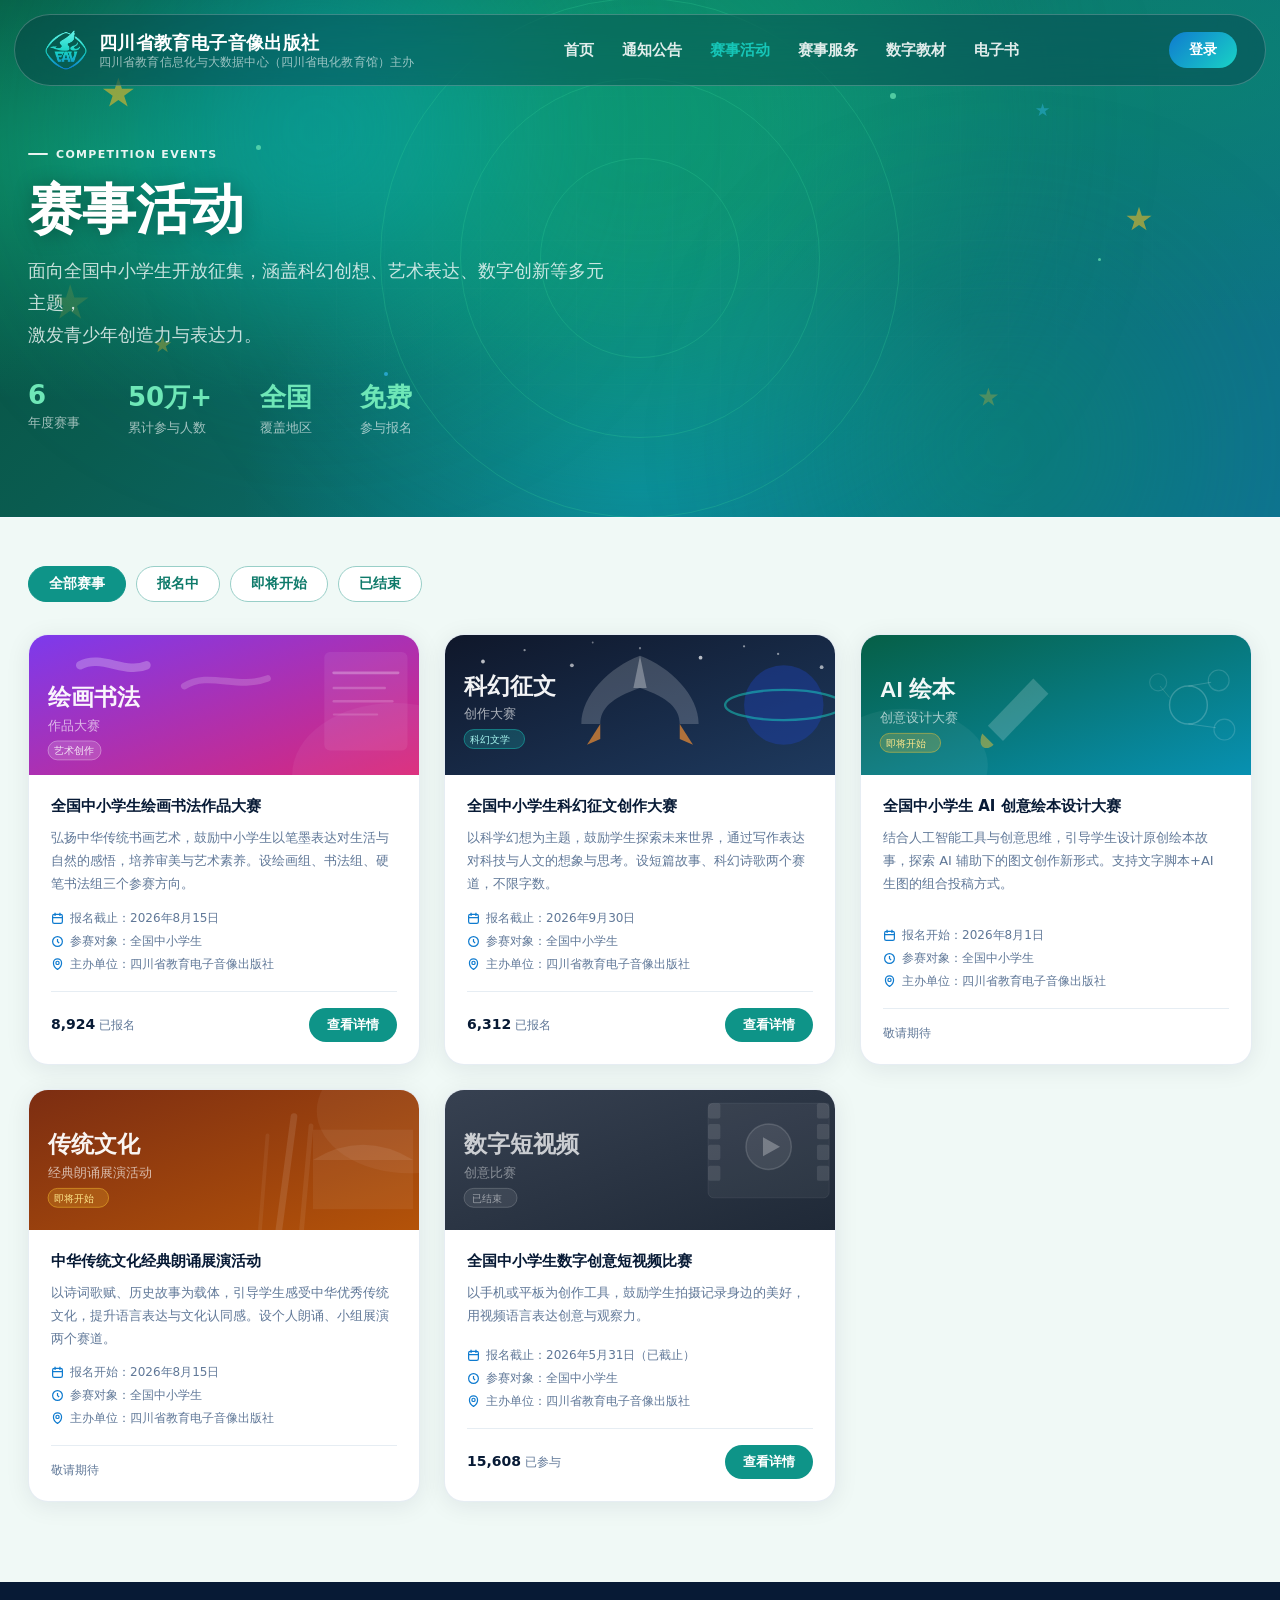
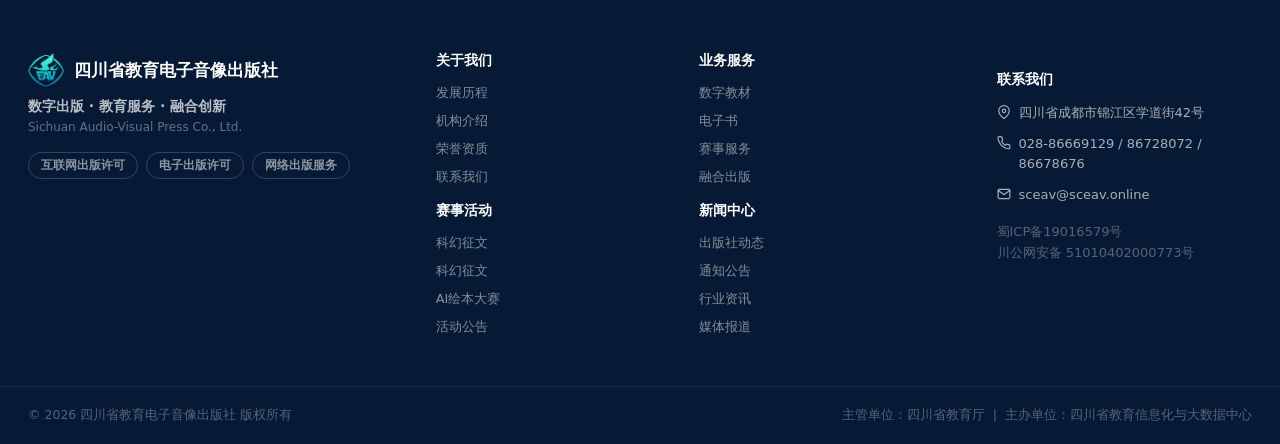
<file: events.html>
<!doctype html>
<html lang="zh-CN">
  <head>
    <meta charset="UTF-8" />
    <meta name="viewport" content="width=device-width, initial-scale=1.0" />
    <title>赛事活动 | 四川省教育电子音像出版社</title>
    <meta name="description" content="四川省教育电子音像出版社年度赛事活动，包括科幻征文、AI绘本大赛、绘画书法大赛等全国中小学生赛事。" />
    <link rel="stylesheet" href="styles.css" />
    <style>
      /* ── Page-specific overrides ── */
      .events-page-wrap { padding-top: 0; }
      /* ══ Events Banner Override – Fire Orange/Gold ══ */
      .events-banner {
        background: transparent;
      }
      .events-banner-bg {
        background:
          
          
          radial-gradient(ellipse at 8% 30%,  rgba(16,185,129,.55)  0%, transparent 48%),
          radial-gradient(ellipse at 90% 12%, rgba(5,150,105,.45)   0%, transparent 42%),
          radial-gradient(ellipse at 50% 95%, rgba(6,182,212,.4)    0%, transparent 44%),
          linear-gradient(135deg, #064e3b 0%, #0a5c50 30%, #0e6e72 60%, #0e7490 100%) !important;
      }
      .events-banner-bg::after {
        background:
          linear-gradient(rgba(255,255,255,.06) 1px, transparent 1px),
          linear-gradient(90deg, rgba(255,255,255,.06) 1px, transparent 1px) !important;
        background-size: 48px 48px !important;
        mask-image: radial-gradient(ellipse at center, rgba(0,0,0,.5) 0%, transparent 72%) !important;
      }
      .events-banner .eyebrow {
        display: inline-flex !important; align-items: center !important; gap: 8px !important;
        padding: 0 !important; border: none !important; background: none !important;
        border-radius: 0 !important;
        font-size: 11px !important; letter-spacing: .12em !important;
        text-transform: uppercase !important; font-weight: 700 !important;
        color: rgba(255,255,255,.9) !important; margin-bottom: 18px !important;
      }
      .events-banner .eyebrow::before {
        content: '' !important; display: block !important;
        width: 20px !important; height: 2px !important;
        background: rgba(255,255,255,.9) !important; border-radius: 2px !important;
        flex-shrink: 0 !important;
      }
      .events-banner h1, .events-banner h2 {
        color: #fff !important; text-shadow: 0 2px 20px rgba(0,0,0,.3) !important;
      }
      .events-banner-stats strong { color: #6ee7b7 !important; }
      .events-banner-stats span { color: rgba(255,255,255,.62) !important; }

      /* ── 装饰元素 ── */
      .ev-decos { position:absolute; inset:0; z-index:0; pointer-events:none; overflow:hidden; }

      .ev-blob { position:absolute; border-radius:50%; filter:blur(100px); }
      .ev-blob-1 { width:600px; height:600px; background:rgba(16,185,129,.48); top:-180px; left:50%; transform:translateX(-50%); }
      .ev-blob-2 { width:380px; height:380px; background:rgba(6,182,212,.42); top:-60px; left:10%; }
      .ev-blob-3 { width:300px; height:300px; background:rgba(5,150,105,.38); bottom:-80px; right:10%; }

      .ev-ray {
        position:absolute; top:50%; left:50%;
        width:2px; transform-origin:0 50%;
        background:linear-gradient(90deg, rgba(255,200,80,.3), transparent);
        border-radius:2px;
      }

      .ev-star {
        position:absolute;
        clip-path: polygon(50% 0%,61% 35%,98% 35%,68% 57%,79% 91%,50% 70%,21% 91%,32% 57%,2% 35%,39% 35%);
        background: rgba(251,191,36,.55);
      }
      .ev-star-1 { width:32px; height:32px; top:15%; left:8%; animation:evfloat 8s ease-in-out infinite; }
      .ev-star-2 { width:18px; height:18px; top:65%; left:12%; animation:evfloat 11s ease-in-out infinite .6s; opacity:.6; }
      .ev-star-3 { width:26px; height:26px; top:40%; right:10%; animation:evfloat 9s ease-in-out infinite 1.2s; }
      .ev-star-4 { width:14px; height:14px; top:20%; right:18%; animation:evfloat 13s ease-in-out infinite .3s; background:rgba(56,189,248,.4); }
      .ev-star-5 { width:20px; height:20px; top:75%; right:22%; animation:evfloat 10s ease-in-out infinite 2s; opacity:.5; }
      .ev-star-6 { width:38px; height:38px; top:55%; left:4%; animation:evfloat 15s ease-in-out infinite 1s; opacity:.25; }

      .ev-spark { position:absolute; border-radius:50%; background:rgba(110,231,183,.7); }
      .ev-spark-1 { width:5px; height:5px; top:28%; left:20%; animation:evspark 3s ease-in-out infinite; }
      .ev-spark-2 { width:3px; height:3px; top:50%; right:14%; animation:evspark 4s ease-in-out infinite .9s; }
      .ev-spark-3 { width:4px; height:4px; top:72%; left:30%; background:rgba(56,189,248,.65); animation:evspark 5s ease-in-out infinite 1.8s; }
      .ev-spark-4 { width:6px; height:6px; top:18%; right:30%; animation:evspark 3.5s ease-in-out infinite 2.5s; }

      .ev-circle {
        position:absolute; border-radius:50%;
        border:1.5px solid rgba(52,211,153,.25);
      }
      .ev-circle-1 { width:520px; height:520px; top:50%; left:50%; transform:translate(-50%,-50%); animation:evpulse 4s ease-out infinite; }
      .ev-circle-2 { width:360px; height:360px; top:50%; left:50%; transform:translate(-50%,-50%); animation:evpulse 4s ease-out infinite .8s; }
      .ev-circle-3 { width:200px; height:200px; top:50%; left:50%; transform:translate(-50%,-50%); animation:evpulse 4s ease-out infinite 1.6s; }

      @keyframes evfloat  { 0%,100%{transform:translateY(0) rotate(0)} 50%{transform:translateY(-14px) rotate(15deg)} }
      @keyframes evspark  { 0%,100%{transform:scale(1);opacity:.8} 50%{transform:scale(3.5);opacity:.1} }
      @keyframes evpulse  { 0%{transform:translate(-50%,-50%) scale(.7);opacity:.4} 100%{transform:translate(-50%,-50%) scale(1.5);opacity:0} }
    </style>
  </head>
  <body>

    <!-- ═══════════════════════════════════════
         HEADER（悬浮胶囊）
    ═══════════════════════════════════════ -->
    <header class="site-header" data-header>
      <a class="brand" href="index.html" aria-label="四川省教育电子音像出版社首页">
        <span class="brand-mark"><img src="assets/press-logo-eav.png?v=2" class="brand-logo-img" alt="四川省教育电子音像出版社标志" /></span>
        <div class="brand-name">
          <span class="brand-text">四川省教育电子音像出版社</span>
          <span class="brand-en">四川省教育信息化与大数据中心（四川省电化教育馆）主办</span>
        </div>
      </a>

      <nav class="nav-links" aria-label="主导航">
        <a href="index.html">首页</a>
        <a href="announcements.html">通知公告</a>
        <a href="events.html" class="nav-active">赛事活动</a>
        <a href="courses.html">赛事服务</a>
        <a href="textbooks.html">数字教材</a>
        <a href="ebooks.html">电子书</a>
      </nav>

      <div class="header-actions">
        <button class="btn-login" type="button" data-login-open id="login-btn">登录</button>
        <div class="user-menu" id="user-menu" hidden>
          <button class="user-avatar-btn" type="button" data-user-toggle>
            <span class="user-avatar" id="user-avatar">我</span>
            <span class="user-name" id="user-name"></span>
            <svg width="12" height="12" viewBox="0 0 24 24" fill="none" stroke="currentColor" stroke-width="2.5"><polyline points="6 9 12 15 18 9"/></svg>
          </button>
          <div class="user-dropdown" id="user-dropdown" hidden>
            <a href="#profile">
              <svg width="14" height="14" viewBox="0 0 24 24" fill="none" stroke="currentColor" stroke-width="2"><path d="M20 21v-2a4 4 0 0 0-4-4H8a4 4 0 0 0-4 4v2"/><circle cx="12" cy="7" r="4"/></svg>
              个人中心
            </a>
            <a href="#favorites">
              <svg width="14" height="14" viewBox="0 0 24 24" fill="none" stroke="currentColor" stroke-width="2"><path d="M20.84 4.61a5.5 5.5 0 0 0-7.78 0L12 5.67l-1.06-1.06a5.5 5.5 0 0 0-7.78 7.78l1.06 1.06L12 21.23l7.78-7.78 1.06-1.06a5.5 5.5 0 0 0 0-7.78z"/></svg>
              我的收藏
            </a>
            <hr />
            <button type="button" data-logout>
              <svg width="14" height="14" viewBox="0 0 24 24" fill="none" stroke="currentColor" stroke-width="2"><path d="M9 21H5a2 2 0 0 1-2-2V5a2 2 0 0 1 2-2h4"/><polyline points="16 17 21 12 16 7"/><line x1="21" y1="12" x2="9" y2="12"/></svg>
              退出登录
            </button>
          </div>
        </div>
        <button class="nav-mobile-toggle" type="button" data-menu-toggle aria-label="展开菜单">
          <span></span><span></span><span></span>
        </button>
      </div>
    </header>

    <!-- Mobile Menu -->
    <div class="mobile-menu" data-mobile-menu hidden>
      <nav>
        <a href="index.html" data-menu-close>首页</a>
        <a href="announcements.html" data-menu-close>通知公告</a>
        <a href="events.html" data-menu-close>赛事活动</a>
        <a href="courses.html" data-menu-close>赛事服务</a>
        <a href="textbooks.html" data-menu-close>数字教材</a>
        <a href="ebooks.html" data-menu-close>电子书</a>
      </nav>
      <div class="mobile-menu-footer">
        <button class="btn-login-mobile" type="button" data-login-open>登录 / 注册</button>
      </div>
    </div>

    <!-- Login Modal -->
    <div class="login-modal" id="login-modal" hidden>
      <div class="login-card">
        <button class="login-close" type="button" data-login-close aria-label="关闭">
          <svg width="18" height="18" viewBox="0 0 24 24" fill="none" stroke="currentColor" stroke-width="2.5"><line x1="18" y1="6" x2="6" y2="18"/><line x1="6" y1="6" x2="18" y2="18"/></svg>
        </button>
        <div class="login-logo">
          
          <span>四川省教育电子音像出版社</span>
        </div>
        <h2>欢迎登录</h2>
        <p class="login-sub">数字教育资源平台</p>
        <div class="login-tabs">
          <button class="login-tab active" data-tab="phone">手机号登录</button>
          <button class="login-tab" data-tab="account">账号登录</button>
        </div>
        <div class="login-pane" id="pane-phone">
          <div class="input-group">
            <label>手机号</label>
            <input type="tel" id="input-phone" placeholder="请输入手机号" maxlength="11" />
          </div>
          <div class="input-group">
            <label>验证码</label>
            <div class="code-row">
              <input type="text" id="input-code" placeholder="请输入验证码" maxlength="6" />
              <button class="btn-send-code" type="button" id="send-code-btn">获取验证码</button>
            </div>
          </div>
        </div>
        <div class="login-pane" id="pane-account" hidden>
          <div class="input-group">
            <label>账号</label>
            <input type="text" id="input-account" placeholder="手机号 / 用户名" />
          </div>
          <div class="input-group">
            <label>密码</label>
            <input type="password" id="input-password" placeholder="请输入密码" />
          </div>
        </div>
        <button class="btn-login-submit" type="button" id="login-submit">登 录</button>
        <p class="login-agree">登录即代表同意 <a href="#">用户协议</a> 与 <a href="#">隐私政策</a></p>
      </div>
    </div>

    <main class="events-page-wrap">

      <!-- ══ Banner ══ -->
      <div class="events-banner">
        <div class="events-banner-bg" aria-hidden="true"></div>
        <div class="ev-decos" aria-hidden="true">
          <div class="ev-blob ev-blob-1"></div>
          <div class="ev-blob ev-blob-2"></div>
          <div class="ev-blob ev-blob-3"></div>
          <div class="ev-circle ev-circle-1"></div>
          <div class="ev-circle ev-circle-2"></div>
          <div class="ev-circle ev-circle-3"></div>
          <div class="ev-star ev-star-1"></div>
          <div class="ev-star ev-star-2"></div>
          <div class="ev-star ev-star-3"></div>
          <div class="ev-star ev-star-4"></div>
          <div class="ev-star ev-star-5"></div>
          <div class="ev-star ev-star-6"></div>
          <div class="ev-spark ev-spark-1"></div>
          <div class="ev-spark ev-spark-2"></div>
          <div class="ev-spark ev-spark-3"></div>
          <div class="ev-spark ev-spark-4"></div>
        </div>

        <!-- 面包屑 -->
        <div class="events-banner-inner">
          <p class="eyebrow">Competition Events</p>
          <h1 style="font-size:clamp(36px,4.5vw,54px);font-weight:900;line-height:1.15;margin-bottom:14px;color:#fff;">赛事活动</h1>
          <p class="events-banner-sub" style="font-size:18px;color:rgba(255,255,255,.78);line-height:1.8;max-width:580px;margin:0 0 28px;">面向全国中小学生开放征集，涵盖科幻创想、艺术表达、数字创新等多元主题，<br>激发青少年创造力与表达力。</p>
          <div class="events-banner-stats">
            <div><strong>6</strong><span>年度赛事</span></div>
            <div><strong>50万+</strong><span>累计参与人数</span></div>
            <div><strong>全国</strong><span>覆盖地区</span></div>
            <div><strong>免费</strong><span>参与报名</span></div>
          </div>
        </div>
      </div>

      <!-- ══ 赛事列表 ══ -->
      <div class="events-list-wrap">

        <!-- 筛选 -->
        <div class="events-filter">
          <button class="ef-tab ef-tab--active" data-ef="all">全部赛事</button>
          <button class="ef-tab" data-ef="open">报名中</button>
          <button class="ef-tab" data-ef="soon">即将开始</button>
          <button class="ef-tab" data-ef="ended">已结束</button>
        </div>

        <!-- 赛事网格 -->
        <div class="events-grid">


          <!-- 2 绘画书法 -->
          <article class="event-card" data-status="open">
            <div class="event-card-banner">
              <svg viewBox="0 0 420 148" xmlns="http://www.w3.org/2000/svg" preserveAspectRatio="xMidYMid slice">
                <defs><linearGradient id="eca1" x1="0" y1="0" x2="1" y2="1"><stop offset="0%" stop-color="#7c3aed"/><stop offset="100%" stop-color="#db2777"/></linearGradient></defs>
                <rect width="420" height="148" fill="url(#eca1)"/>
                <ellipse cx="390" cy="148" rx="108" ry="76" fill="rgba(255,255,255,0.05)"/>
                <path d="M58,32 C80,20 106,42 128,32" stroke="rgba(255,255,255,0.25)" stroke-width="9" stroke-linecap="round" fill="none"/>
                <path d="M168,54 C194,38 224,58 256,46" stroke="rgba(255,255,255,0.18)" stroke-width="7" stroke-linecap="round" fill="none"/>
                <rect x="316" y="18" width="88" height="104" rx="6" fill="rgba(255,255,255,0.07)"/>
                <line x1="326" y1="40" x2="394" y2="40" stroke="rgba(255,255,255,0.28)" stroke-width="3" stroke-linecap="round"/>
                <line x1="326" y1="56" x2="380" y2="56" stroke="rgba(255,255,255,0.2)" stroke-width="2.5" stroke-linecap="round"/>
                <line x1="326" y1="70" x2="388" y2="70" stroke="rgba(255,255,255,0.18)" stroke-width="2.5" stroke-linecap="round"/>
                <line x1="326" y1="84" x2="372" y2="84" stroke="rgba(255,255,255,0.15)" stroke-width="2" stroke-linecap="round"/>
                <text x="24" y="74" font-size="24" font-weight="800" fill="rgba(255,255,255,0.95)" font-family="sans-serif">绘画书法</text>
                <text x="24" y="100" font-size="14" fill="rgba(255,255,255,0.65)" font-family="sans-serif">作品大赛</text>
                <rect x="24" y="112" width="56" height="20" rx="10" fill="rgba(255,255,255,0.15)" stroke="rgba(255,255,255,0.35)" stroke-width="1"/>
                <text x="30" y="126" font-size="11" fill="rgba(255,255,255,0.85)" font-family="sans-serif">艺术创作</text>
              </svg>
            </div>
            <div class="event-card-body">
              <h3>全国中小学生绘画书法作品大赛</h3>
              <p>弘扬中华传统书画艺术，鼓励中小学生以笔墨表达对生活与自然的感悟，培养审美与艺术素养。设绘画组、书法组、硬笔书法组三个参赛方向。</p>
              <ul class="event-meta">
                <li><svg viewBox="0 0 16 16" fill="none" stroke="currentColor" stroke-width="1.5"><rect x="2" y="3" width="12" height="11" rx="2"/><path d="M5 1v4M11 1v4M2 7h12"/></svg>报名截止：2026年8月15日</li>
                <li><svg viewBox="0 0 16 16" fill="none" stroke="currentColor" stroke-width="1.5"><path d="M8 2a6 6 0 1 0 0 12A6 6 0 0 0 8 2z"/><path d="M8 5v3l2 2"/></svg>参赛对象：全国中小学生</li>
                <li><svg viewBox="0 0 16 16" fill="none" stroke="currentColor" stroke-width="1.5"><path d="M13 6c0 5-5 8-5 8S3 11 3 6a5 5 0 0 1 10 0z"/><circle cx="8" cy="6" r="2"/></svg>主办单位：四川省教育电子音像出版社</li>
              </ul>
              <div class="event-card-footer">
                <span class="event-count"><strong>8,924</strong> 已报名</span>
                <a class="btn-event-register" href="event-detail.html">查看详情</a>
              </div>
            </div>
          </article>

          <!-- 3 科幻征文 -->
          <article class="event-card" data-status="open">
            <div class="event-card-banner">
              <svg viewBox="0 0 420 148" xmlns="http://www.w3.org/2000/svg" preserveAspectRatio="xMidYMid slice">
                <defs><linearGradient id="ecs1" x1="0" y1="0" x2="1" y2="1"><stop offset="0%" stop-color="#0f172a"/><stop offset="100%" stop-color="#1e3a5f"/></linearGradient></defs>
                <rect width="420" height="148" fill="url(#ecs1)"/>
                <circle cx="44" cy="28" r="2" fill="white" opacity="0.7"/><circle cx="88" cy="16" r="1.2" fill="white" opacity="0.5"/><circle cx="138" cy="32" r="2" fill="white" opacity="0.6"/><circle cx="210" cy="14" r="1.2" fill="white" opacity="0.4"/><circle cx="274" cy="24" r="2" fill="white" opacity="0.7"/><circle cx="356" cy="20" r="1.2" fill="white" opacity="0.5"/><circle cx="402" cy="34" r="2" fill="white" opacity="0.6"/><circle cx="160" cy="8" r="1" fill="white" opacity="0.4"/><circle cx="320" cy="12" r="1.2" fill="white" opacity="0.5"/>
                <circle cx="362" cy="74" r="42" fill="#1e40af" opacity="0.45"/>
                <ellipse cx="362" cy="74" rx="62" ry="16" fill="none" stroke="rgba(25,211,197,0.5)" stroke-width="2.5"/>
                <path d="M148,94 C148,64 178,34 210,22 C242,34 272,64 272,94 L252,94 C252,78 240,66 210,56 C180,66 168,78 168,94Z" fill="rgba(255,255,255,0.18)"/>
                <path d="M210,22 L217,56 L203,56Z" fill="rgba(255,255,255,0.3)"/>
                <path d="M168,94 L154,116 L168,110Z" fill="rgba(255,150,50,0.65)"/>
                <path d="M252,94 L266,116 L252,110Z" fill="rgba(255,150,50,0.65)"/>
                <text x="24" y="62" font-size="24" font-weight="800" fill="rgba(255,255,255,0.95)" font-family="sans-serif">科幻征文</text>
                <text x="24" y="88" font-size="14" fill="rgba(255,255,255,0.65)" font-family="sans-serif">创作大赛</text>
                <rect x="24" y="100" width="64" height="20" rx="10" fill="rgba(25,211,197,0.2)" stroke="rgba(25,211,197,0.5)" stroke-width="1"/>
                <text x="30" y="114" font-size="11" fill="#a8f5ef" font-family="sans-serif">科幻文学</text>
              </svg>
            </div>
            <div class="event-card-body">
              <h3>全国中小学生科幻征文创作大赛</h3>
              <p>以科学幻想为主题，鼓励学生探索未来世界，通过写作表达对科技与人文的想象与思考。设短篇故事、科幻诗歌两个赛道，不限字数。</p>
              <ul class="event-meta">
                <li><svg viewBox="0 0 16 16" fill="none" stroke="currentColor" stroke-width="1.5"><rect x="2" y="3" width="12" height="11" rx="2"/><path d="M5 1v4M11 1v4M2 7h12"/></svg>报名截止：2026年9月30日</li>
                <li><svg viewBox="0 0 16 16" fill="none" stroke="currentColor" stroke-width="1.5"><path d="M8 2a6 6 0 1 0 0 12A6 6 0 0 0 8 2z"/><path d="M8 5v3l2 2"/></svg>参赛对象：全国中小学生</li>
                <li><svg viewBox="0 0 16 16" fill="none" stroke="currentColor" stroke-width="1.5"><path d="M13 6c0 5-5 8-5 8S3 11 3 6a5 5 0 0 1 10 0z"/><circle cx="8" cy="6" r="2"/></svg>主办单位：四川省教育电子音像出版社</li>
              </ul>
              <div class="event-card-footer">
                <span class="event-count"><strong>6,312</strong> 已报名</span>
                <a class="btn-event-register" href="event-detail.html">查看详情</a>
              </div>
            </div>
          </article>

          <!-- 4 AI绘本 -->
          <article class="event-card" data-status="soon">
            <div class="event-card-banner">
              <svg viewBox="0 0 420 148" xmlns="http://www.w3.org/2000/svg" preserveAspectRatio="xMidYMid slice">
                <defs><linearGradient id="ecai1" x1="0" y1="0" x2="1" y2="1"><stop offset="0%" stop-color="#065f46"/><stop offset="100%" stop-color="#0891b2"/></linearGradient></defs>
                <rect width="420" height="148" fill="url(#ecai1)"/>
                <ellipse cx="50" cy="138" rx="88" ry="60" fill="rgba(255,255,255,0.05)"/>
                <circle cx="350" cy="74" r="20" fill="none" stroke="rgba(255,255,255,0.2)" stroke-width="1.5"/>
                <circle cx="382" cy="48" r="11" fill="none" stroke="rgba(255,255,255,0.15)" stroke-width="1.2"/>
                <circle cx="388" cy="100" r="11" fill="none" stroke="rgba(255,255,255,0.15)" stroke-width="1.2"/>
                <circle cx="318" cy="50" r="9" fill="none" stroke="rgba(255,255,255,0.12)" stroke-width="1.2"/>
                <line x1="350" y1="54" x2="374" y2="50" stroke="rgba(255,255,255,0.18)" stroke-width="1"/>
                <line x1="350" y1="94" x2="379" y2="98" stroke="rgba(255,255,255,0.18)" stroke-width="1"/>
                <line x1="330" y1="66" x2="320" y2="54" stroke="rgba(255,255,197,0.15)" stroke-width="1"/>
                <path d="M138,96 L186,46 L202,62 L154,112Z" fill="rgba(255,255,255,0.18)"/>
                <path d="M132,104 C126,118 136,124 144,116Z" fill="rgba(255,200,50,0.45)"/>
                <text x="24" y="66" font-size="24" font-weight="800" fill="rgba(255,255,255,0.95)" font-family="sans-serif">AI 绘本</text>
                <text x="24" y="92" font-size="14" fill="rgba(255,255,255,0.65)" font-family="sans-serif">创意设计大赛</text>
                <rect x="24" y="104" width="64" height="20" rx="10" fill="rgba(255,200,50,0.2)" stroke="rgba(255,200,50,0.5)" stroke-width="1"/>
                <text x="30" y="118" font-size="11" fill="#fde68a" font-family="sans-serif">即将开始</text>
              </svg>
            </div>
            <div class="event-card-body">
              <h3>全国中小学生 AI 创意绘本设计大赛</h3>
              <p>结合人工智能工具与创意思维，引导学生设计原创绘本故事，探索 AI 辅助下的图文创作新形式。支持文字脚本+AI 生图的组合投稿方式。</p>
              <ul class="event-meta">
                <li><svg viewBox="0 0 16 16" fill="none" stroke="currentColor" stroke-width="1.5"><rect x="2" y="3" width="12" height="11" rx="2"/><path d="M5 1v4M11 1v4M2 7h12"/></svg>报名开始：2026年8月1日</li>
                <li><svg viewBox="0 0 16 16" fill="none" stroke="currentColor" stroke-width="1.5"><path d="M8 2a6 6 0 1 0 0 12A6 6 0 0 0 8 2z"/><path d="M8 5v3l2 2"/></svg>参赛对象：全国中小学生</li>
                <li><svg viewBox="0 0 16 16" fill="none" stroke="currentColor" stroke-width="1.5"><path d="M13 6c0 5-5 8-5 8S3 11 3 6a5 5 0 0 1 10 0z"/><circle cx="8" cy="6" r="2"/></svg>主办单位：四川省教育电子音像出版社</li>
              </ul>
              <div class="event-card-footer">
                <span class="event-count">敬请期待</span>
              </div>
            </div>
          </article>

          <!-- 5 传统文化朗诵 -->
          <article class="event-card" data-status="soon">
            <div class="event-card-banner">
              <svg viewBox="0 0 420 148" xmlns="http://www.w3.org/2000/svg" preserveAspectRatio="xMidYMid slice">
                <defs><linearGradient id="ecc1" x1="0" y1="0" x2="1" y2="1"><stop offset="0%" stop-color="#7c2d12"/><stop offset="100%" stop-color="#b45309"/></linearGradient></defs>
                <rect width="420" height="148" fill="url(#ecc1)"/>
                <ellipse cx="406" cy="22" rx="98" ry="66" fill="rgba(255,255,255,0.05)"/>
                <rect x="304" y="42" width="106" height="84" rx="0" fill="rgba(255,255,255,0.06)"/>
                <path d="M304,74 Q357,42 410,74" fill="rgba(255,255,255,0.08)"/>
                <line x1="268" y1="148" x2="284" y2="28" stroke="rgba(255,255,255,0.1)" stroke-width="7" stroke-linecap="round"/>
                <line x1="292" y1="148" x2="302" y2="38" stroke="rgba(255,255,255,0.07)" stroke-width="5" stroke-linecap="round"/>
                <line x1="248" y1="148" x2="256" y2="48" stroke="rgba(255,255,255,0.06)" stroke-width="4" stroke-linecap="round"/>
                <text x="24" y="66" font-size="24" font-weight="800" fill="rgba(255,255,255,0.95)" font-family="sans-serif">传统文化</text>
                <text x="24" y="92" font-size="14" fill="rgba(255,255,255,0.65)" font-family="sans-serif">经典朗诵展演活动</text>
                <rect x="24" y="104" width="64" height="20" rx="10" fill="rgba(255,200,50,0.2)" stroke="rgba(255,200,50,0.5)" stroke-width="1"/>
                <text x="30" y="118" font-size="11" fill="#fde68a" font-family="sans-serif">即将开始</text>
              </svg>
            </div>
            <div class="event-card-body">
              <h3>中华传统文化经典朗诵展演活动</h3>
              <p>以诗词歌赋、历史故事为载体，引导学生感受中华优秀传统文化，提升语言表达与文化认同感。设个人朗诵、小组展演两个赛道。</p>
              <ul class="event-meta">
                <li><svg viewBox="0 0 16 16" fill="none" stroke="currentColor" stroke-width="1.5"><rect x="2" y="3" width="12" height="11" rx="2"/><path d="M5 1v4M11 1v4M2 7h12"/></svg>报名开始：2026年8月15日</li>
                <li><svg viewBox="0 0 16 16" fill="none" stroke="currentColor" stroke-width="1.5"><path d="M8 2a6 6 0 1 0 0 12A6 6 0 0 0 8 2z"/><path d="M8 5v3l2 2"/></svg>参赛对象：全国中小学生</li>
                <li><svg viewBox="0 0 16 16" fill="none" stroke="currentColor" stroke-width="1.5"><path d="M13 6c0 5-5 8-5 8S3 11 3 6a5 5 0 0 1 10 0z"/><circle cx="8" cy="6" r="2"/></svg>主办单位：四川省教育电子音像出版社</li>
              </ul>
              <div class="event-card-footer">
                <span class="event-count">敬请期待</span>
              </div>
            </div>
          </article>

          <!-- 6 数字短视频 -->
          <article class="event-card" data-status="ended">
            <div class="event-card-banner">
              <svg viewBox="0 0 420 148" xmlns="http://www.w3.org/2000/svg" preserveAspectRatio="xMidYMid slice">
                <defs><linearGradient id="ecv1" x1="0" y1="0" x2="1" y2="1"><stop offset="0%" stop-color="#374151"/><stop offset="100%" stop-color="#1f2937"/></linearGradient></defs>
                <rect width="420" height="148" fill="url(#ecv1)"/>
                <rect x="282" y="14" width="128" height="100" rx="6" fill="rgba(255,255,255,0.05)" stroke="rgba(255,255,255,0.08)" stroke-width="1"/>
                <rect x="282" y="14" width="13" height="16" rx="2" fill="rgba(255,255,255,0.1)"/><rect x="282" y="36" width="13" height="16" rx="2" fill="rgba(255,255,255,0.1)"/><rect x="282" y="58" width="13" height="16" rx="2" fill="rgba(255,255,255,0.1)"/><rect x="282" y="80" width="13" height="16" rx="2" fill="rgba(255,255,255,0.1)"/>
                <rect x="397" y="14" width="13" height="16" rx="2" fill="rgba(255,255,255,0.1)"/><rect x="397" y="36" width="13" height="16" rx="2" fill="rgba(255,255,255,0.1)"/><rect x="397" y="58" width="13" height="16" rx="2" fill="rgba(255,255,255,0.1)"/><rect x="397" y="80" width="13" height="16" rx="2" fill="rgba(255,255,255,0.1)"/>
                <circle cx="346" cy="60" r="24" fill="rgba(255,255,255,0.08)" stroke="rgba(255,255,255,0.15)" stroke-width="1.5"/>
                <polygon points="340,50 340,70 358,60" fill="rgba(255,255,255,0.28)"/>
                <text x="24" y="66" font-size="24" font-weight="800" fill="rgba(255,255,255,0.75)" font-family="sans-serif">数字短视频</text>
                <text x="24" y="92" font-size="14" fill="rgba(255,255,255,0.45)" font-family="sans-serif">创意比赛</text>
                <rect x="24" y="104" width="56" height="20" rx="10" fill="rgba(255,255,255,0.08)" stroke="rgba(255,255,255,0.2)" stroke-width="1"/>
                <text x="32" y="118" font-size="11" fill="rgba(255,255,255,0.5)" font-family="sans-serif">已结束</text>
              </svg>
            </div>
            <div class="event-card-body">
              <h3>全国中小学生数字创意短视频比赛</h3>
              <p>以手机或平板为创作工具，鼓励学生拍摄记录身边的美好，用视频语言表达创意与观察力。</p>
              <ul class="event-meta">
                <li><svg viewBox="0 0 16 16" fill="none" stroke="currentColor" stroke-width="1.5"><rect x="2" y="3" width="12" height="11" rx="2"/><path d="M5 1v4M11 1v4M2 7h12"/></svg>报名截止：2026年5月31日（已截止）</li>
                <li><svg viewBox="0 0 16 16" fill="none" stroke="currentColor" stroke-width="1.5"><path d="M8 2a6 6 0 1 0 0 12A6 6 0 0 0 8 2z"/><path d="M8 5v3l2 2"/></svg>参赛对象：全国中小学生</li>
                <li><svg viewBox="0 0 16 16" fill="none" stroke="currentColor" stroke-width="1.5"><path d="M13 6c0 5-5 8-5 8S3 11 3 6a5 5 0 0 1 10 0z"/><circle cx="8" cy="6" r="2"/></svg>主办单位：四川省教育电子音像出版社</li>
              </ul>
              <div class="event-card-footer">
                <span class="event-count"><strong>15,608</strong> 已参与</span>
                <a class="btn-event-register" href="event-detail.html">查看详情</a>
              </div>
            </div>
          </article>

        </div><!-- /events-grid -->
      </div><!-- /events-list-wrap -->

    </main>

    <!-- ═══════════════════════════════════════
         FOOTER
    ═══════════════════════════════════════ -->
    <footer class="footer" id="contact">
      <div class="footer-inner">

        <div class="footer-brand">
          <div class="footer-logo">
            <img src="assets/press-logo-eav.png?v=2" class="brand-logo-img" alt="" />
            <span>四川省教育电子音像出版社</span>
          </div>
          <p class="footer-slogan">数字出版 · 教育服务 · 融合创新</p>
          <p class="footer-en">Sichuan Audio-Visual Press Co., Ltd.</p>
          <div class="footer-badges">
            <span>互联网出版许可</span>
            <span>电子出版许可</span>
            <span>网络出版服务</span>
          </div>
        </div>

        <div class="footer-nav-group">
          <div class="footer-nav">
            <h4>关于我们</h4>
            <a href="index.html#about">发展历程</a>
            <a href="index.html#about">机构介绍</a>
            <a href="index.html#about">荣誉资质</a>
            <a href="index.html#about">联系我们</a>
          </div>
          <div class="footer-nav">
            <h4>业务服务</h4>
            <a href="textbooks.html">数字教材</a>
            <a href="ebooks.html">电子书</a>
            <a href="courses.html">赛事服务</a>
            <a href="index.html#fusion">融合出版</a>
          </div>
          <div class="footer-nav">
            <h4>赛事活动</h4>
            <a href="events.html">科幻征文</a>
            <a href="events.html">科幻征文</a>
            <a href="events.html">AI绘本大赛</a>
            <a href="events.html">活动公告</a>
          </div>
          <div class="footer-nav">
            <h4>新闻中心</h4>
            <a href="index.html#news">出版社动态</a>
            <a href="announcements.html">通知公告</a>
            <a href="index.html#news">行业资讯</a>
            <a href="index.html#news">媒体报道</a>
          </div>
        </div>

        <div class="footer-contact">
          <h4>联系我们</h4>
          <p>
            <svg width="14" height="14" viewBox="0 0 24 24" fill="none" stroke="currentColor" stroke-width="2" stroke-linecap="round"><path d="M21 10c0 7-9 13-9 13s-9-6-9-13a9 9 0 0 1 18 0z"/><circle cx="12" cy="10" r="3"/></svg>
            四川省成都市锦江区学道街42号
          </p>
          <p>
            <svg width="14" height="14" viewBox="0 0 24 24" fill="none" stroke="currentColor" stroke-width="2" stroke-linecap="round"><path d="M22 16.92v3a2 2 0 0 1-2.18 2 19.79 19.79 0 0 1-8.63-3.07A19.5 19.5 0 0 1 4.69 12 19.79 19.79 0 0 1 1.62 3.38 2 2 0 0 1 3.62 1h3a2 2 0 0 1 2 1.72 12.84 12.84 0 0 0 .7 2.81 2 2 0 0 1-.45 2.11L8.09 9.91a16 16 0 0 0 6 6l1.27-1.27a2 2 0 0 1 2.11-.45 12.84 12.84 0 0 0 2.81.7A2 2 0 0 1 22 16.92z"/></svg>
            028-86669129 / 86728072 / 86678676
          </p>
          <p>
            <svg width="14" height="14" viewBox="0 0 24 24" fill="none" stroke="currentColor" stroke-width="2" stroke-linecap="round"><path d="M4 4h16c1.1 0 2 .9 2 2v12c0 1.1-.9 2-2 2H4c-1.1 0-2-.9-2-2V6c0-1.1.9-2 2-2z"/><polyline points="22,6 12,13 2,6"/></svg>
            sceav@sceav.online
          </p>
          <p class="footer-icp">蜀ICP备19016579号<br />川公网安备 51010402000773号</p>
        </div>

      </div>
      <div class="footer-bottom">
        <p>© 2026 四川省教育电子音像出版社 版权所有</p>
        <p>主管单位：四川省教育厅 &nbsp;|&nbsp; 主办单位：四川省教育信息化与大数据中心</p>
      </div>
    </footer>

    <script src="script.js"></script>
  </body>
</html>
</file>
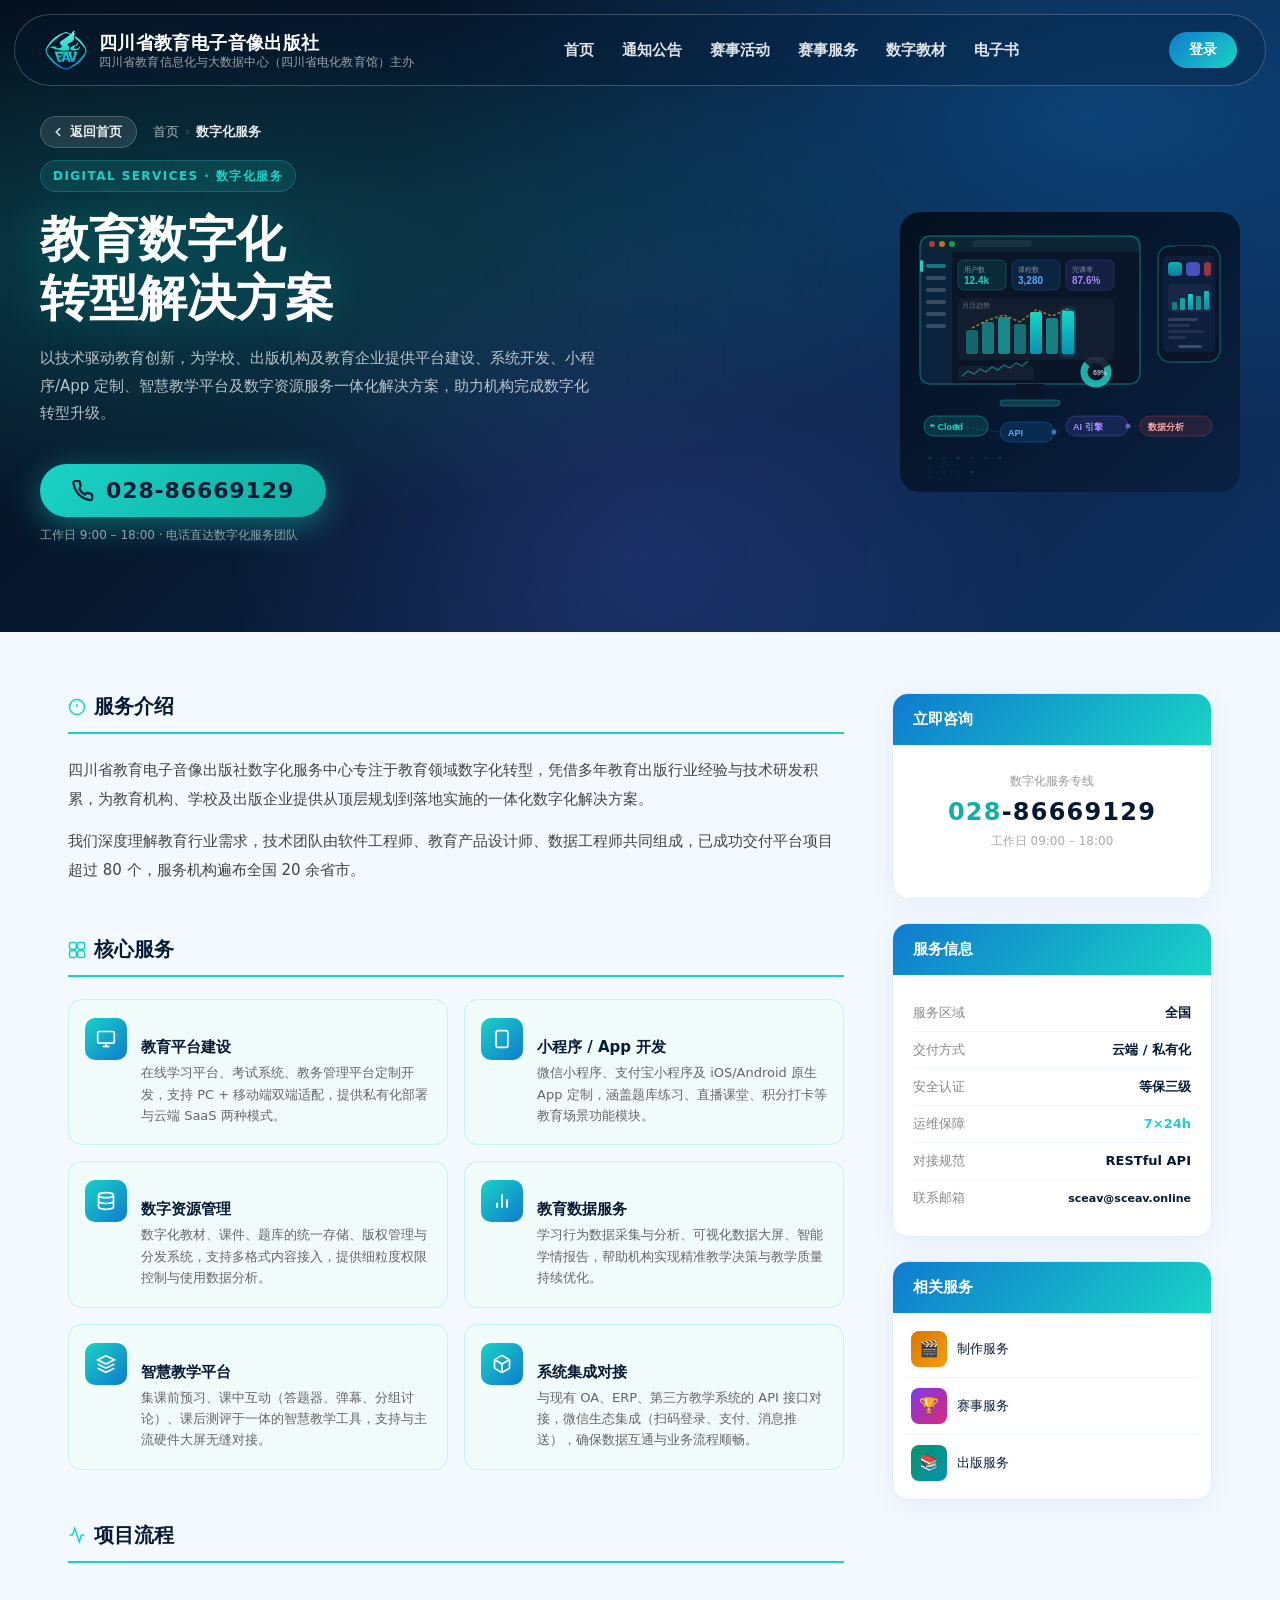
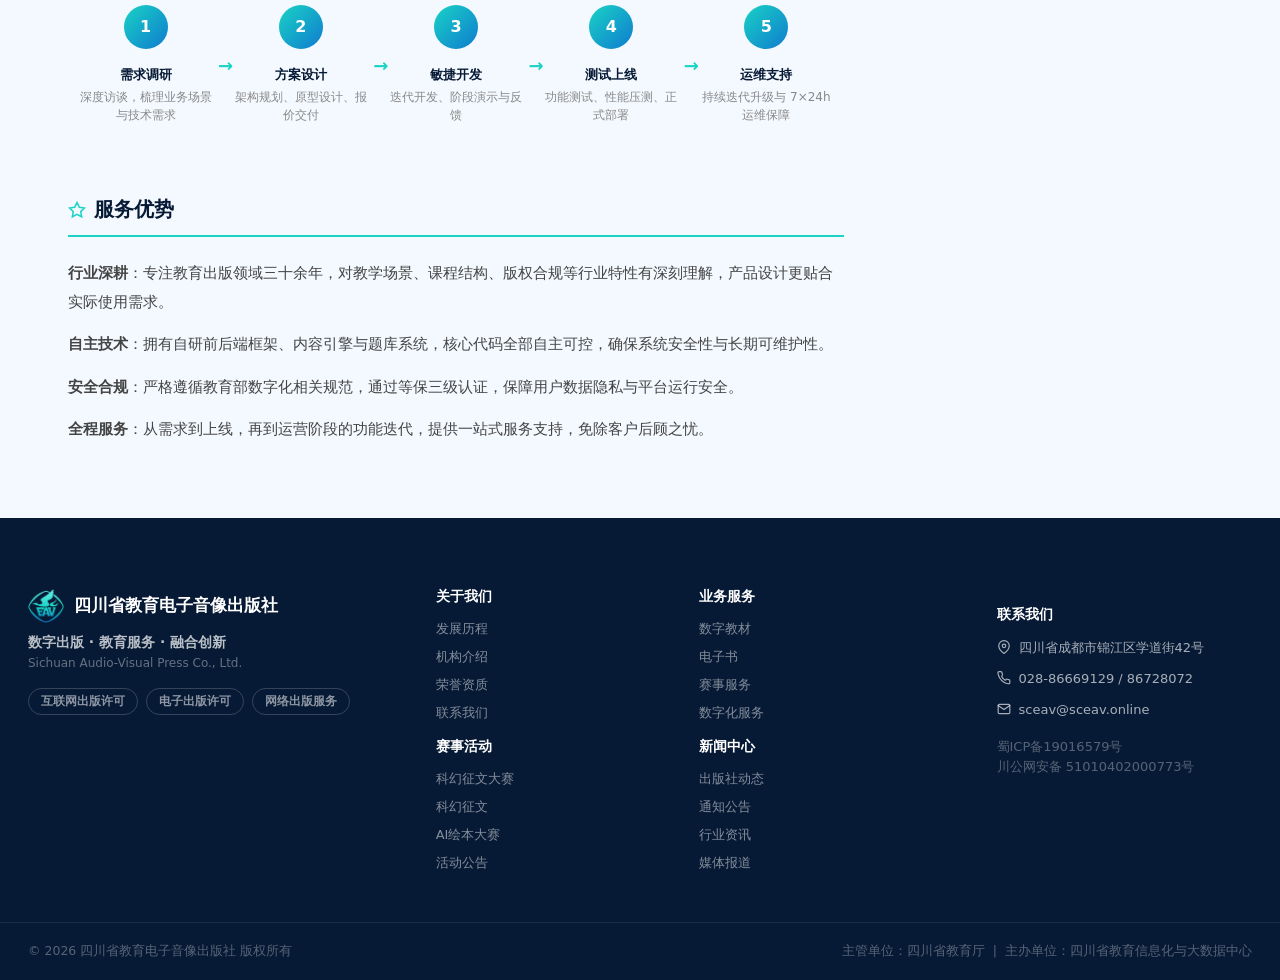
<file: service-digital.html>
<!doctype html>
<html lang="zh-CN">
<head>
  <meta charset="UTF-8" />
  <meta name="viewport" content="width=device-width, initial-scale=1.0" />
  <title>数字化服务 | 四川省教育电子音像出版社</title>
  <link rel="stylesheet" href="styles.css" />
  <style>
    /* ═══ Service Page Base ═══ */
    .svc-hero {
      position: relative; overflow: hidden;
      padding: 160px max(28px, calc((100vw - 1240px) / 2)) 88px;
      color: #fff;
      border-bottom: 1px solid rgba(255,255,255,0.06);
    }
    .svc-hero-bg {
      position: absolute; inset: 0; z-index: 0;
      background:
        radial-gradient(ellipse at 12% 40%, rgba(25,211,197,0.22) 0%, transparent 50%),
        radial-gradient(ellipse at 85% 18%, rgba(15,123,207,0.35) 0%, transparent 45%),
        radial-gradient(ellipse at 50% 88%, rgba(99,102,241,0.2) 0%, transparent 45%),
        linear-gradient(135deg, #040c1a 0%, #08182e 35%, #0b2448 65%, #0d3060 100%);
    }
    .svc-hero-bg::after {
      content: '';
      position: absolute; inset: 0;
      background:
        linear-gradient(rgba(25,211,197,.05) 1px, transparent 1px),
        linear-gradient(90deg, rgba(25,211,197,.05) 1px, transparent 1px);
      background-size: 48px 48px;
      mask-image: radial-gradient(ellipse at 50% 50%, rgba(0,0,0,0.45) 0%, transparent 72%);
    }
    .svc-hero-inner {
      position: relative; z-index: 2;
      display: flex; align-items: center; gap: 72px;
      max-width: 1200px; margin: 0 auto;
    }
    .svc-hero-text { flex: 1; }
    .svc-hero-text .eyebrow {
      display: inline-flex; align-items: center; gap: 6px;
      font-size: 12px; font-weight: 700; letter-spacing: .12em; text-transform: uppercase;
      color: #19d3c5; background: rgba(25,211,197,.12); border: 1px solid rgba(25,211,197,.25);
      padding: 4px 12px; border-radius: 999px; margin-bottom: 18px;
    }
    .svc-hero-text h1 {
      font-size: clamp(30px, 3.8vw, 52px);
      font-weight: 900; line-height: 1.2; margin-bottom: 18px;
      text-shadow: 0 0 40px rgba(25,211,197,0.25);
    }
    .svc-hero-text p {
      font-size: 15px; line-height: 1.85;
      color: rgba(255,255,255,0.72); max-width: 560px; margin-bottom: 36px;
    }
    .svc-hero-phone {
      display: inline-flex; align-items: center; gap: 12px;
      background: linear-gradient(135deg, #19d3c5, #0fb0a5);
      color: #071a35; font-weight: 900; font-size: 22px;
      padding: 14px 32px; border-radius: 999px;
      box-shadow: 0 8px 32px rgba(25,211,197,0.45);
      text-decoration: none; transition: all .2s;
      letter-spacing: 0.04em;
    }
    .svc-hero-phone:hover { transform: translateY(-2px); box-shadow: 0 14px 40px rgba(25,211,197,0.55); }
    .svc-hero-phone svg { width: 22px; height: 22px; flex-shrink: 0; }
    .svc-hero-phone-sub { font-size: 12px; font-weight: 500; color: rgba(255,255,255,0.55); display: block; margin-top: 10px; }
    .svc-hero-visual {
      flex-shrink: 0; width: 340px;
    }
    .svc-hero-visual svg { width: 100%; display: block; }

    /* ── Service Body ── */
    .svc-body {
      max-width: 1200px; margin: 0 auto;
      padding: 60px 28px;
      display: grid; grid-template-columns: 1fr 320px; gap: 48px;
    }

    /* Blocks */
    .svc-block { margin-bottom: 52px; }
    .svc-block:last-child { margin-bottom: 0; }
    .svc-block h2 {
      font-size: 20px; font-weight: 800; color: var(--dark);
      padding-bottom: 12px; margin-bottom: 22px;
      border-bottom: 2px solid var(--accent);
      display: flex; align-items: center; gap: 8px;
    }
    .svc-block h2 svg { color: var(--accent); }
    .svc-block p {
      font-size: 15px; color: #444; line-height: 1.9; margin-bottom: 14px;
    }

    /* Service grid cards */
    .svc-items {
      display: grid; grid-template-columns: repeat(2, 1fr); gap: 16px;
      margin-top: 4px;
    }
    .svc-item {
      display: flex; align-items: flex-start; gap: 14px;
      padding: 18px 16px; border-radius: 14px;
      background: #f0fbfa; border: 1px solid rgba(25,211,197,0.2);
      transition: all .2s;
    }
    .svc-item:hover { border-color: var(--accent); background: #e6f9f8; box-shadow: 0 4px 16px rgba(25,211,197,0.12); }
    .svc-item-icon {
      width: 42px; height: 42px; border-radius: 10px; flex-shrink: 0;
      background: linear-gradient(135deg, #19d3c5, #0f7bcf);
      display: flex; align-items: center; justify-content: center;
      color: #fff;
    }
    .svc-item-icon svg { width: 20px; height: 20px; }
    .svc-item-info h4 { font-size: 15px; font-weight: 700; color: var(--dark); margin-bottom: 5px; }
    .svc-item-info p { font-size: 13px; color: #666; line-height: 1.65; margin: 0; }

    /* Process steps */
    .svc-process {
      display: flex; gap: 0; margin-top: 4px;
    }
    .svc-step {
      flex: 1; position: relative; text-align: center; padding: 20px 10px;
    }
    .svc-step::after {
      content: '→'; position: absolute; right: -10px; top: 50%; transform: translateY(-50%);
      color: var(--accent); font-size: 18px; font-weight: 700;
    }
    .svc-step:last-child::after { display: none; }
    .svc-step-num {
      width: 44px; height: 44px; border-radius: 50%; margin: 0 auto 10px;
      background: linear-gradient(135deg, #19d3c5, #0f7bcf);
      display: flex; align-items: center; justify-content: center;
      color: #fff; font-size: 16px; font-weight: 800;
    }
    .svc-step h4 { font-size: 13px; font-weight: 700; color: var(--dark); margin-bottom: 4px; }
    .svc-step p { font-size: 12px; color: #888; margin: 0; line-height: 1.5; }

    /* ── Sidebar ── */
    .sidebar-card {
      background: #fff; border-radius: 16px;
      border: 1px solid #e2edf8;
      box-shadow: 0 4px 24px rgba(10,77,140,0.07);
      overflow: hidden; margin-bottom: 24px;
    }
    .sidebar-card-head {
      background: linear-gradient(135deg, var(--primary), var(--secondary));
      padding: 16px 20px; color: #fff;
    }
    .sidebar-card-head.teal { background: linear-gradient(135deg, #0f7bcf, #19d3c5); }
    .sidebar-card-head h3 { font-size: 15px; font-weight: 800; margin: 0; }
    .sidebar-card-body { padding: 20px; }

    /* Big phone display */
    .contact-phone-big {
      text-align: center; padding: 8px 0 16px;
    }
    .contact-phone-big .phone-label {
      font-size: 12px; color: #999; margin-bottom: 8px;
    }
    .contact-phone-big .phone-num {
      font-size: 24px; font-weight: 900; letter-spacing: .05em;
      color: var(--dark); line-height: 1.2; display: block;
    }
    .contact-phone-big .phone-num span { color: var(--accent-dark); }
    .contact-phone-big .phone-hint {
      font-size: 12px; color: #aaa; margin-top: 6px;
    }
    .btn-call {
      display: flex; align-items: center; justify-content: center; gap: 8px;
      width: 100%; margin-top: 16px;
      background: linear-gradient(135deg, #19d3c5, #0fb0a5);
      color: #071a35; font-weight: 800; font-size: 15px;
      padding: 13px 0; border-radius: 999px; border: none;
      cursor: pointer; transition: all .2s; text-align: center;
      box-shadow: 0 4px 20px rgba(25,211,197,0.35);
      text-decoration: none;
    }
    .btn-call:hover { transform: translateY(-2px); box-shadow: 0 8px 28px rgba(25,211,197,0.45); }

    .sidebar-info-row {
      display: flex; justify-content: space-between; align-items: baseline;
      padding: 9px 0; border-bottom: 1px solid #f0f6ff; font-size: 13px;
    }
    .sidebar-info-row:last-child { border-bottom: none; }
    .sidebar-info-row span:first-child { color: #888; }
    .sidebar-info-row span:last-child { font-weight: 600; color: var(--dark); }

    /* Responsive */
    @media (max-width: 900px) {
      .svc-hero-inner { flex-direction: column; gap: 32px; }
      .svc-hero-visual { width: 100%; max-width: 360px; margin: 0 auto; }
      .svc-body { grid-template-columns: 1fr; }
      .svc-items { grid-template-columns: 1fr; }
    }
    @media (max-width: 600px) {
      .svc-process { flex-direction: column; }
      .svc-step::after { content: '↓'; right: auto; top: auto; bottom: -14px; left: 50%; transform: translateX(-50%); }
    }
  </style>
</head>
<body>

  <!-- ═══════════════════════════════════════
       HEADER
  ═══════════════════════════════════════ -->
  <header class="site-header" data-header>
    <a class="brand" href="index.html" aria-label="四川省教育电子音像出版社首页">
      <span class="brand-mark"><img src="assets/press-logo-eav.png?v=2" class="brand-logo-img" alt="四川省教育电子音像出版社标志" /></span>
        <div class="brand-name">
          <span class="brand-text">四川省教育电子音像出版社</span>
          <span class="brand-en">四川省教育信息化与大数据中心（四川省电化教育馆）主办</span>
        </div>
    </a>
    <nav class="nav-links" aria-label="主导航">
      <a href="index.html">首页</a>
      <a href="announcements.html">通知公告</a>
      <a href="events.html">赛事活动</a>
      <a href="courses.html">赛事服务</a>
      <a href="textbooks.html">数字教材</a>
      <a href="ebooks.html">电子书</a>
    </nav>
    <div class="header-actions">
      <button class="btn-login" type="button" data-login-open id="login-btn">登录</button>
      <div class="user-menu" id="user-menu" hidden>
        <button class="user-avatar-btn" type="button" data-user-toggle>
          <span class="user-avatar" id="user-avatar">我</span>
          <span class="user-name" id="user-name"></span>
          <svg width="12" height="12" viewBox="0 0 24 24" fill="none" stroke="currentColor" stroke-width="2.5"><polyline points="6 9 12 15 18 9"/></svg>
        </button>
        <div class="user-dropdown" id="user-dropdown" hidden>
          <a href="#profile"><svg width="14" height="14" viewBox="0 0 24 24" fill="none" stroke="currentColor" stroke-width="2"><path d="M20 21v-2a4 4 0 0 0-4-4H8a4 4 0 0 0-4 4v2"/><circle cx="12" cy="7" r="4"/></svg>个人中心</a>
          <a href="#favorites"><svg width="14" height="14" viewBox="0 0 24 24" fill="none" stroke="currentColor" stroke-width="2"><path d="M20.84 4.61a5.5 5.5 0 0 0-7.78 0L12 5.67l-1.06-1.06a5.5 5.5 0 0 0-7.78 7.78l1.06 1.06L12 21.23l7.78-7.78 1.06-1.06a5.5 5.5 0 0 0 0-7.78z"/></svg>我的收藏</a>
          <hr />
          <button type="button" data-logout><svg width="14" height="14" viewBox="0 0 24 24" fill="none" stroke="currentColor" stroke-width="2"><path d="M9 21H5a2 2 0 0 1-2-2V5a2 2 0 0 1 2-2h4"/><polyline points="16 17 21 12 16 7"/><line x1="21" y1="12" x2="9" y2="12"/></svg>退出登录</button>
        </div>
      </div>
      <button class="nav-mobile-toggle" type="button" data-menu-toggle aria-label="展开菜单"><span></span><span></span><span></span></button>
    </div>
  </header>

  <!-- Mobile Menu -->
  <div class="mobile-menu" data-mobile-menu hidden>
    <nav>
      <a href="index.html" data-menu-close>首页</a>
      <a href="announcements.html" data-menu-close>通知公告</a>
      <a href="events.html" data-menu-close>赛事活动</a>
      <a href="courses.html" data-menu-close>赛事服务</a>
      <a href="textbooks.html" data-menu-close>数字教材</a>
      <a href="ebooks.html" data-menu-close>电子书</a>
    </nav>
    <div class="mobile-menu-footer">
      <button class="btn-login-mobile" type="button" data-login-open>登录 / 注册</button>
    </div>
  </div>

  <!-- ═══════════════ LOGIN MODAL ═══════════════ -->
  <div class="login-modal" id="login-modal" hidden>
    <div class="login-card">
      <button class="login-close" type="button" data-login-close aria-label="关闭">
        <svg width="18" height="18" viewBox="0 0 24 24" fill="none" stroke="currentColor" stroke-width="2.5"><line x1="18" y1="6" x2="6" y2="18"/><line x1="6" y1="6" x2="18" y2="18"/></svg>
      </button>
      <div class="login-logo">
        
        <span>四川省教育电子音像出版社</span>
      </div>
      <h2>欢迎登录</h2>
      <p class="login-sub">数字教育资源平台</p>
      <div class="login-tabs">
        <button class="login-tab" data-tab="phone">手机号登录</button>
        <button class="login-tab active" data-tab="account">账号登录</button>
      </div>
      <div class="login-pane" id="pane-phone" hidden>
        <div class="input-group"><label>手机号</label><input type="tel" id="input-phone" placeholder="请输入手机号" maxlength="11" /></div>
        <div class="input-group"><label>验证码</label><div class="code-row"><input type="text" id="input-code" placeholder="请输入验证码" maxlength="6" /><button class="btn-send-code" type="button" id="send-code-btn">获取验证码</button></div></div>
      </div>
      <div class="login-pane" id="pane-account">
        <div class="input-group"><label>账号</label><input type="text" id="input-account" value="student2026" /></div>
        <div class="input-group"><label>密码</label><input type="password" id="input-password" value="sceav123456" /></div>
        <p style="font-size:12px;color:#19d3c5;margin:0 0 4px;text-align:right;">
          <svg width="12" height="12" viewBox="0 0 24 24" fill="none" stroke="currentColor" stroke-width="2" style="vertical-align:middle;margin-right:3px"><circle cx="12" cy="12" r="10"/><path d="M12 8v4m0 4h.01"/></svg>
          已为您预填演示账号，直接点击登录即可
        </p>
      </div>
      <button class="btn-login-submit" type="button" id="login-submit">登 录</button>
      <p class="login-agree">登录即代表同意 <a href="#">用户协议</a> 与 <a href="#">隐私政策</a></p>
    </div>
  </div>

  <main>

    <!-- ═══════════════ HERO ═══════════════ -->
    <section class="svc-hero">
      <div class="svc-hero-bg" aria-hidden="true"></div>
      <!-- 面包屑 -->
      <div class="page-breadcrumb">
        <a class="breadcrumb-back" href="index.html">
          <svg viewBox="0 0 24 24" fill="none" stroke="currentColor" stroke-width="2.5" stroke-linecap="round"><polyline points="15 18 9 12 15 6"/></svg>
          返回首页
        </a>
        <nav class="breadcrumb-nav">
          <a href="index.html">首页</a>
          <span class="bc-sep">›</span>
          <span class="bc-current">数字化服务</span>
        </nav>
      </div>
      <div class="svc-hero-inner">
        <div class="svc-hero-text">
          <p class="eyebrow">Digital Services · 数字化服务</p>
          <h1>教育数字化<br/>转型解决方案</h1>
          <p>以技术驱动教育创新，为学校、出版机构及教育企业提供平台建设、系统开发、小程序/App 定制、智慧教学平台及数字资源服务一体化解决方案，助力机构完成数字化转型升级。</p>
          <a class="svc-hero-phone" href="tel:02886669129">
            <svg viewBox="0 0 24 24" fill="none" stroke="currentColor" stroke-width="2.5" stroke-linecap="round">
              <path d="M22 16.92v3a2 2 0 0 1-2.18 2 19.79 19.79 0 0 1-8.63-3.07A19.5 19.5 0 0 1 4.69 12 19.79 19.79 0 0 1 1.62 3.38 2 2 0 0 1 3.62 1h3a2 2 0 0 1 2 1.72 12.84 12.84 0 0 0 .7 2.81 2 2 0 0 1-.45 2.11L8.09 9.91a16 16 0 0 0 6 6l1.27-1.27a2 2 0 0 1 2.11-.45 12.84 12.84 0 0 0 2.81.7A2 2 0 0 1 22 16.92z"/>
            </svg>
            028-86669129
          </a>
          <span class="svc-hero-phone-sub">工作日 9:00 – 18:00 · 电话直达数字化服务团队</span>
        </div>

        <div class="svc-hero-visual">
          <svg viewBox="0 0 340 280" xmlns="http://www.w3.org/2000/svg">
            <defs>
              <linearGradient id="dvbg" x1="0" y1="0" x2="1" y2="1">
                <stop offset="0%" stop-color="#020c18"/>
                <stop offset="100%" stop-color="#0a2040"/>
              </linearGradient>
              <linearGradient id="dvcyan" x1="0" y1="0" x2="0" y2="1">
                <stop offset="0%" stop-color="#19d3c5"/>
                <stop offset="100%" stop-color="#0891b2"/>
              </linearGradient>
              <linearGradient id="dvblue" x1="0" y1="0" x2="1" y2="1">
                <stop offset="0%" stop-color="#0f7bcf"/>
                <stop offset="100%" stop-color="#0a4d8c"/>
              </linearGradient>
              <filter id="dvglow">
                <feGaussianBlur stdDeviation="3" result="blur"/>
                <feMerge><feMergeNode in="blur"/><feMergeNode in="SourceGraphic"/></feMerge>
              </filter>
            </defs>

            <!-- Background -->
            <rect width="340" height="280" rx="20" fill="url(#dvbg)" opacity="0.92"/>

            <!-- Monitor frame -->
            <rect x="20" y="24" width="220" height="148" rx="10" fill="#0a1628" stroke="rgba(25,211,197,0.35)" stroke-width="1.5"/>
            <!-- Monitor stand -->
            <rect x="116" y="172" width="28" height="18" fill="#0a1628"/>
            <rect x="100" y="188" width="60" height="6" rx="3" fill="rgba(25,211,197,0.2)" stroke="rgba(25,211,197,0.3)" stroke-width="1"/>

            <!-- Dashboard UI inside monitor -->
            <!-- Top bar -->
            <rect x="20" y="24" width="220" height="16" rx="10 10 0 0" fill="rgba(25,211,197,0.08)"/>
            <circle cx="32" cy="32" r="3" fill="#ef4444" opacity="0.7"/>
            <circle cx="42" cy="32" r="3" fill="#f59e0b" opacity="0.7"/>
            <circle cx="52" cy="32" r="3" fill="#22c55e" opacity="0.7"/>
            <rect x="72" y="28" width="60" height="7" rx="3.5" fill="rgba(255,255,255,0.06)"/>

            <!-- Sidebar nav -->
            <rect x="20" y="40" width="32" height="132" fill="rgba(15,123,207,0.12)"/>
            <rect x="26" y="52" width="20" height="4" rx="2" fill="rgba(25,211,197,0.5)"/>
            <rect x="26" y="64" width="20" height="4" rx="2" fill="rgba(255,255,255,0.2)"/>
            <rect x="26" y="76" width="20" height="4" rx="2" fill="rgba(255,255,255,0.2)"/>
            <rect x="26" y="88" width="20" height="4" rx="2" fill="rgba(255,255,255,0.2)"/>
            <rect x="26" y="100" width="20" height="4" rx="2" fill="rgba(255,255,255,0.2)"/>
            <rect x="26" y="112" width="20" height="4" rx="2" fill="rgba(255,255,255,0.2)"/>
            <!-- Active indicator -->
            <rect x="20" y="48" width="3" height="12" rx="1.5" fill="#19d3c5"/>

            <!-- Main content area -->
            <!-- Stats row -->
            <rect x="58" y="48" width="48" height="30" rx="6" fill="rgba(25,211,197,0.1)" stroke="rgba(25,211,197,0.25)" stroke-width="1"/>
            <text x="64" y="60" font-size="7" fill="rgba(255,255,255,0.5)" font-family="sans-serif">用户数</text>
            <text x="64" y="72" font-size="10" font-weight="700" fill="#19d3c5" font-family="sans-serif">12.4k</text>

            <rect x="112" y="48" width="48" height="30" rx="6" fill="rgba(15,123,207,0.15)" stroke="rgba(15,123,207,0.3)" stroke-width="1"/>
            <text x="118" y="60" font-size="7" fill="rgba(255,255,255,0.5)" font-family="sans-serif">课程数</text>
            <text x="118" y="72" font-size="10" font-weight="700" fill="#60a5fa" font-family="sans-serif">3,280</text>

            <rect x="166" y="48" width="48" height="30" rx="6" fill="rgba(99,102,241,0.12)" stroke="rgba(99,102,241,0.25)" stroke-width="1"/>
            <text x="172" y="60" font-size="7" fill="rgba(255,255,255,0.5)" font-family="sans-serif">完课率</text>
            <text x="172" y="72" font-size="10" font-weight="700" fill="#a78bfa" font-family="sans-serif">87.6%</text>

            <!-- Bar chart -->
            <rect x="58" y="86" width="156" height="62" rx="5" fill="rgba(255,255,255,0.03)"/>
            <text x="62" y="96" font-size="7" fill="rgba(255,255,255,0.4)" font-family="sans-serif">月活趋势</text>
            <!-- Bars -->
            <rect x="66" y="118" width="12" height="24" rx="2" fill="rgba(25,211,197,0.4)"/>
            <rect x="82" y="110" width="12" height="32" rx="2" fill="rgba(25,211,197,0.5)"/>
            <rect x="98" y="105" width="12" height="37" rx="2" fill="rgba(25,211,197,0.6)"/>
            <rect x="114" y="112" width="12" height="30" rx="2" fill="rgba(25,211,197,0.45)"/>
            <rect x="130" y="100" width="12" height="42" rx="2" fill="url(#dvcyan)"/>
            <rect x="146" y="106" width="12" height="36" rx="2" fill="rgba(25,211,197,0.55)"/>
            <rect x="162" y="99" width="12" height="43" rx="2" fill="url(#dvcyan)" filter="url(#dvglow)"/>
            <!-- Line overlay -->
            <polyline points="72,116 88,108 104,103 120,110 136,98 152,104 168,97" fill="none" stroke="rgba(251,191,36,0.6)" stroke-width="1.5" stroke-dasharray="3 2"/>

            <!-- Line chart below -->
            <rect x="58" y="154" width="76" height="14" rx="3" fill="rgba(255,255,255,0.04)"/>
            <polyline points="62,164 68,159 74,162 80,157 86,160 92,155 98,158 104,153 110,156 116,151 122,154 128,149" fill="none" stroke="rgba(25,211,197,0.5)" stroke-width="1.2"/>

            <!-- Small donut chart -->
            <circle cx="196" cy="160" r="12" fill="none" stroke="rgba(255,255,255,0.08)" stroke-width="7"/>
            <circle cx="196" cy="160" r="12" fill="none" stroke="#19d3c5" stroke-width="7" stroke-dasharray="52 23" stroke-dashoffset="6" opacity="0.8"/>
            <text x="193" y="163" font-size="7" fill="rgba(255,255,255,0.7)" font-weight="700" font-family="sans-serif">69%</text>

            <!-- Phone mockup right -->
            <rect x="258" y="34" width="62" height="116" rx="12" fill="#0a1628" stroke="rgba(25,211,197,0.3)" stroke-width="1.5"/>
            <!-- Phone notch -->
            <rect x="274" y="34" width="30" height="5" rx="2.5" fill="#0a1628"/>
            <!-- Phone screen -->
            <rect x="263" y="44" width="52" height="96" rx="4" fill="#0d1f3d"/>
            <!-- App icon grid -->
            <rect x="268" y="50" width="14" height="14" rx="4" fill="url(#dvcyan)" opacity="0.8"/>
            <rect x="286" y="50" width="14" height="14" rx="4" fill="rgba(99,102,241,0.7)"/>
            <rect x="304" y="50" width="7" height="14" rx="3" fill="rgba(239,68,68,0.6)"/>
            <!-- Mini bar chart in phone -->
            <rect x="268" y="72" width="43" height="28" rx="4" fill="rgba(255,255,255,0.04)"/>
            <rect x="272" y="90" width="5" height="8" rx="1" fill="rgba(25,211,197,0.5)"/>
            <rect x="280" y="86" width="5" height="12" rx="1" fill="rgba(25,211,197,0.7)"/>
            <rect x="288" y="82" width="5" height="16" rx="1" fill="url(#dvcyan)"/>
            <rect x="296" y="84" width="5" height="14" rx="1" fill="rgba(25,211,197,0.6)"/>
            <rect x="304" y="79" width="5" height="19" rx="1" fill="url(#dvcyan)" opacity="0.9"/>
            <!-- Phone text lines -->
            <rect x="268" y="106" width="30" height="3" rx="1.5" fill="rgba(255,255,255,0.15)"/>
            <rect x="268" y="112" width="22" height="3" rx="1.5" fill="rgba(255,255,255,0.1)"/>
            <rect x="268" y="118" width="36" height="3" rx="1.5" fill="rgba(255,255,255,0.08)"/>
            <rect x="268" y="124" width="18" height="3" rx="1.5" fill="rgba(255,255,255,0.1)"/>
            <!-- Phone bottom bar -->
            <rect x="278" y="133" width="24" height="3" rx="1.5" fill="rgba(255,255,255,0.2)"/>

            <!-- Cloud & API chips floating -->
            <rect x="24" y="204" width="64" height="20" rx="10" fill="rgba(25,211,197,0.15)" stroke="rgba(25,211,197,0.4)" stroke-width="1"/>
            <text x="30" y="218" font-size="9" fill="#19d3c5" font-weight="700" font-family="sans-serif">☁ Cloud</text>

            <rect x="100" y="210" width="54" height="20" rx="10" fill="rgba(15,123,207,0.18)" stroke="rgba(15,123,207,0.4)" stroke-width="1"/>
            <text x="108" y="224" font-size="9" fill="#60a5fa" font-weight="700" font-family="sans-serif">API</text>

            <rect x="166" y="204" width="62" height="20" rx="10" fill="rgba(99,102,241,0.15)" stroke="rgba(99,102,241,0.35)" stroke-width="1"/>
            <text x="173" y="218" font-size="9" fill="#a78bfa" font-weight="700" font-family="sans-serif">AI 引擎</text>

            <rect x="240" y="204" width="72" height="20" rx="10" fill="rgba(239,68,68,0.12)" stroke="rgba(239,68,68,0.3)" stroke-width="1"/>
            <text x="248" y="218" font-size="9" fill="#fca5a5" font-weight="700" font-family="sans-serif">数据分析</text>

            <!-- Connection dots -->
            <circle cx="56" cy="214" r="2.5" fill="#19d3c5" opacity="0.6"/>
            <circle cx="154" cy="220" r="2.5" fill="#60a5fa" opacity="0.6"/>
            <circle cx="228" cy="214" r="2.5" fill="#a78bfa" opacity="0.6"/>
            <line x1="56" y1="214" x2="100" y2="220" stroke="rgba(25,211,197,0.2)" stroke-width="1" stroke-dasharray="3 2"/>
            <line x1="154" y1="220" x2="166" y2="214" stroke="rgba(99,102,241,0.2)" stroke-width="1" stroke-dasharray="3 2"/>
            <line x1="228" y1="214" x2="240" y2="214" stroke="rgba(239,68,68,0.2)" stroke-width="1" stroke-dasharray="3 2"/>

            <!-- Decorative grid dots -->
            <circle cx="30" cy="246" r="1.5" fill="rgba(25,211,197,0.2)"/>
            <circle cx="44" cy="246" r="1.5" fill="rgba(25,211,197,0.15)"/>
            <circle cx="58" cy="246" r="1.5" fill="rgba(25,211,197,0.2)"/>
            <circle cx="72" cy="246" r="1.5" fill="rgba(25,211,197,0.1)"/>
            <circle cx="86" cy="246" r="1.5" fill="rgba(25,211,197,0.15)"/>
            <circle cx="100" cy="246" r="1.5" fill="rgba(25,211,197,0.2)"/>

            <circle cx="30" cy="260" r="1.5" fill="rgba(25,211,197,0.1)"/>
            <circle cx="44" cy="260" r="1.5" fill="rgba(25,211,197,0.15)"/>
            <circle cx="58" cy="260" r="1.5" fill="rgba(25,211,197,0.1)"/>
            <circle cx="72" cy="260" r="1.5" fill="rgba(25,211,197,0.2)"/>
          </svg>
        </div>
      </div>
    </section>

    <!-- ═══════════════ BODY ═══════════════ -->
    <div class="svc-body">

      <!-- ── Main ── -->
      <div class="svc-main">

        <!-- 服务介绍 -->
        <div class="svc-block reveal">
          <h2>
            <svg width="18" height="18" viewBox="0 0 24 24" fill="none" stroke="currentColor" stroke-width="2"><circle cx="12" cy="12" r="10"/><path d="M12 8v4m0 4h.01"/></svg>
            服务介绍
          </h2>
          <p>四川省教育电子音像出版社数字化服务中心专注于教育领域数字化转型，凭借多年教育出版行业经验与技术研发积累，为教育机构、学校及出版企业提供从顶层规划到落地实施的一体化数字化解决方案。</p>
          <p>我们深度理解教育行业需求，技术团队由软件工程师、教育产品设计师、数据工程师共同组成，已成功交付平台项目超过 80 个，服务机构遍布全国 20 余省市。</p>
        </div>

        <!-- 核心服务 -->
        <div class="svc-block reveal">
          <h2>
            <svg width="18" height="18" viewBox="0 0 24 24" fill="none" stroke="currentColor" stroke-width="2"><rect x="2" y="2" width="9" height="9" rx="2"/><rect x="13" y="2" width="9" height="9" rx="2"/><rect x="2" y="13" width="9" height="9" rx="2"/><rect x="13" y="13" width="9" height="9" rx="2"/></svg>
            核心服务
          </h2>
          <div class="svc-items">

            <div class="svc-item">
              <div class="svc-item-icon">
                <svg viewBox="0 0 24 24" fill="none" stroke="currentColor" stroke-width="2"><rect x="2" y="3" width="20" height="14" rx="2"/><line x1="8" y1="21" x2="16" y2="21"/><line x1="12" y1="17" x2="12" y2="21"/></svg>
              </div>
              <div class="svc-item-info">
                <h4>教育平台建设</h4>
                <p>在线学习平台、考试系统、教务管理平台定制开发，支持 PC + 移动端双端适配，提供私有化部署与云端 SaaS 两种模式。</p>
              </div>
            </div>

            <div class="svc-item">
              <div class="svc-item-icon">
                <svg viewBox="0 0 24 24" fill="none" stroke="currentColor" stroke-width="2"><rect x="5" y="2" width="14" height="20" rx="2"/><line x1="12" y1="18" x2="12.01" y2="18"/></svg>
              </div>
              <div class="svc-item-info">
                <h4>小程序 / App 开发</h4>
                <p>微信小程序、支付宝小程序及 iOS/Android 原生 App 定制，涵盖题库练习、直播课堂、积分打卡等教育场景功能模块。</p>
              </div>
            </div>

            <div class="svc-item">
              <div class="svc-item-icon">
                <svg viewBox="0 0 24 24" fill="none" stroke="currentColor" stroke-width="2"><ellipse cx="12" cy="5" rx="9" ry="3"/><path d="M21 12c0 1.66-4 3-9 3s-9-1.34-9-3"/><path d="M3 5v14c0 1.66 4 3 9 3s9-1.34 9-3V5"/></svg>
              </div>
              <div class="svc-item-info">
                <h4>数字资源管理</h4>
                <p>数字化教材、课件、题库的统一存储、版权管理与分发系统，支持多格式内容接入，提供细粒度权限控制与使用数据分析。</p>
              </div>
            </div>

            <div class="svc-item">
              <div class="svc-item-icon">
                <svg viewBox="0 0 24 24" fill="none" stroke="currentColor" stroke-width="2"><path d="M18 20V10"/><path d="M12 20V4"/><path d="M6 20v-6"/></svg>
              </div>
              <div class="svc-item-info">
                <h4>教育数据服务</h4>
                <p>学习行为数据采集与分析、可视化数据大屏、智能学情报告，帮助机构实现精准教学决策与教学质量持续优化。</p>
              </div>
            </div>

            <div class="svc-item">
              <div class="svc-item-icon">
                <svg viewBox="0 0 24 24" fill="none" stroke="currentColor" stroke-width="2"><path d="M12 2L2 7l10 5 10-5-10-5z"/><path d="M2 17l10 5 10-5"/><path d="M2 12l10 5 10-5"/></svg>
              </div>
              <div class="svc-item-info">
                <h4>智慧教学平台</h4>
                <p>集课前预习、课中互动（答题器、弹幕、分组讨论）、课后测评于一体的智慧教学工具，支持与主流硬件大屏无缝对接。</p>
              </div>
            </div>

            <div class="svc-item">
              <div class="svc-item-icon">
                <svg viewBox="0 0 24 24" fill="none" stroke="currentColor" stroke-width="2"><path d="M21 16V8a2 2 0 0 0-1-1.73l-7-4a2 2 0 0 0-2 0l-7 4A2 2 0 0 0 3 8v8a2 2 0 0 0 1 1.73l7 4a2 2 0 0 0 2 0l7-4A2 2 0 0 0 21 16z"/><polyline points="3.27 6.96 12 12.01 20.73 6.96"/><line x1="12" y1="22.08" x2="12" y2="12"/></svg>
              </div>
              <div class="svc-item-info">
                <h4>系统集成对接</h4>
                <p>与现有 OA、ERP、第三方教学系统的 API 接口对接，微信生态集成（扫码登录、支付、消息推送），确保数据互通与业务流程顺畅。</p>
              </div>
            </div>

          </div>
        </div>

        <!-- 项目流程 -->
        <div class="svc-block reveal">
          <h2>
            <svg width="18" height="18" viewBox="0 0 24 24" fill="none" stroke="currentColor" stroke-width="2"><polyline points="22 12 18 12 15 21 9 3 6 12 2 12"/></svg>
            项目流程
          </h2>
          <div class="svc-process">
            <div class="svc-step">
              <div class="svc-step-num">1</div>
              <h4>需求调研</h4>
              <p>深度访谈，梳理业务场景与技术需求</p>
            </div>
            <div class="svc-step">
              <div class="svc-step-num">2</div>
              <h4>方案设计</h4>
              <p>架构规划、原型设计、报价交付</p>
            </div>
            <div class="svc-step">
              <div class="svc-step-num">3</div>
              <h4>敏捷开发</h4>
              <p>迭代开发、阶段演示与反馈</p>
            </div>
            <div class="svc-step">
              <div class="svc-step-num">4</div>
              <h4>测试上线</h4>
              <p>功能测试、性能压测、正式部署</p>
            </div>
            <div class="svc-step">
              <div class="svc-step-num">5</div>
              <h4>运维支持</h4>
              <p>持续迭代升级与 7×24h 运维保障</p>
            </div>
          </div>
        </div>

        <!-- 服务优势 -->
        <div class="svc-block reveal">
          <h2>
            <svg width="18" height="18" viewBox="0 0 24 24" fill="none" stroke="currentColor" stroke-width="2"><polygon points="12 2 15.09 8.26 22 9.27 17 14.14 18.18 21.02 12 17.77 5.82 21.02 7 14.14 2 9.27 8.91 8.26 12 2"/></svg>
            服务优势
          </h2>
          <p><strong>行业深耕</strong>：专注教育出版领域三十余年，对教学场景、课程结构、版权合规等行业特性有深刻理解，产品设计更贴合实际使用需求。</p>
          <p><strong>自主技术</strong>：拥有自研前后端框架、内容引擎与题库系统，核心代码全部自主可控，确保系统安全性与长期可维护性。</p>
          <p><strong>安全合规</strong>：严格遵循教育部数字化相关规范，通过等保三级认证，保障用户数据隐私与平台运行安全。</p>
          <p><strong>全程服务</strong>：从需求到上线，再到运营阶段的功能迭代，提供一站式服务支持，免除客户后顾之忧。</p>
        </div>

      </div>

      <!-- ── Sidebar ── -->
      <aside class="svc-sidebar">

        <!-- 联系我们 -->
        <div class="sidebar-card">
          <div class="sidebar-card-head teal"><h3>立即咨询</h3></div>
          <div class="sidebar-card-body">
            <div class="contact-phone-big">
              <p class="phone-label">数字化服务专线</p>
              <span class="phone-num"><span>028</span>-86669129</span>
              <p class="phone-hint">工作日 09:00 – 18:00</p>
            </div>
          </div>
        </div>

        <!-- 服务信息 -->
        <div class="sidebar-card">
          <div class="sidebar-card-head teal"><h3>服务信息</h3></div>
          <div class="sidebar-card-body">
            <div class="sidebar-info-row"><span>服务区域</span><span>全国</span></div>
            <div class="sidebar-info-row"><span>交付方式</span><span>云端 / 私有化</span></div>
            <div class="sidebar-info-row"><span>安全认证</span><span>等保三级</span></div>
            <div class="sidebar-info-row"><span>运维保障</span><span style="color:#19d3c5;font-weight:700;">7×24h</span></div>
            <div class="sidebar-info-row"><span>对接规范</span><span>RESTful API</span></div>
            <div class="sidebar-info-row"><span>联系邮箱</span><span style="font-size:11px;">sceav@sceav.online</span></div>
          </div>
        </div>

        <!-- 相关服务 -->
        <div class="sidebar-card">
          <div class="sidebar-card-head teal"><h3>相关服务</h3></div>
          <div class="sidebar-card-body" style="padding:8px 12px;">
            <a href="service-production.html" style="display:flex;align-items:center;gap:10px;padding:10px 6px;border-bottom:1px solid #f0f6ff;text-decoration:none;">
              <span style="width:36px;height:36px;border-radius:8px;background:linear-gradient(135deg,#d97706,#f59e0b);display:flex;align-items:center;justify-content:center;flex-shrink:0;font-size:16px;">🎬</span>
              <span style="font-size:13px;color:var(--dark);line-height:1.4;">制作服务</span>
            </a>
            <a href="events.html" style="display:flex;align-items:center;gap:10px;padding:10px 6px;border-bottom:1px solid #f0f6ff;text-decoration:none;">
              <span style="width:36px;height:36px;border-radius:8px;background:linear-gradient(135deg,#7c3aed,#db2777);display:flex;align-items:center;justify-content:center;flex-shrink:0;font-size:16px;">🏆</span>
              <span style="font-size:13px;color:var(--dark);line-height:1.4;">赛事服务</span>
            </a>
            <a href="service-publishing.html" style="display:flex;align-items:center;gap:10px;padding:10px 6px;text-decoration:none;">
              <span style="width:36px;height:36px;border-radius:8px;background:linear-gradient(135deg,#059669,#0891b2);display:flex;align-items:center;justify-content:center;flex-shrink:0;font-size:16px;">📚</span>
              <span style="font-size:13px;color:var(--dark);line-height:1.4;">出版服务</span>
            </a>
          </div>
        </div>

      </aside>

    </div>

  </main>

  <!-- ═══════════════ FOOTER ═══════════════ -->
  <footer class="footer" id="contact">
    <div class="footer-inner">
      <div class="footer-brand">
        <div class="footer-logo">
            <img src="assets/press-logo-eav.png?v=2" class="brand-logo-img" alt="" />
            <span>四川省教育电子音像出版社</span>
        </div>
        <p class="footer-slogan">数字出版 · 教育服务 · 融合创新</p>
        <p class="footer-en">Sichuan Audio-Visual Press Co., Ltd.</p>
        <div class="footer-badges"><span>互联网出版许可</span><span>电子出版许可</span><span>网络出版服务</span></div>
      </div>
      <div class="footer-nav-group">
        <div class="footer-nav">
          <h4>关于我们</h4>
          <a href="index.html#about">发展历程</a><a href="index.html#about">机构介绍</a><a href="index.html#about">荣誉资质</a><a href="index.html#about">联系我们</a>
        </div>
        <div class="footer-nav">
          <h4>业务服务</h4>
          <a href="textbooks.html">数字教材</a><a href="ebooks.html">电子书</a><a href="courses.html">赛事服务</a><a href="service-digital.html">数字化服务</a>
        </div>
        <div class="footer-nav">
          <h4>赛事活动</h4>
          <a href="events.html">科幻征文大赛</a><a href="events.html">科幻征文</a><a href="events.html">AI绘本大赛</a><a href="events.html">活动公告</a>
        </div>
        <div class="footer-nav">
          <h4>新闻中心</h4>
          <a href="index.html#news">出版社动态</a><a href="index.html#news">通知公告</a><a href="index.html#news">行业资讯</a><a href="index.html#news">媒体报道</a>
        </div>
      </div>
      <div class="footer-contact">
        <h4>联系我们</h4>
        <p><svg width="14" height="14" viewBox="0 0 24 24" fill="none" stroke="currentColor" stroke-width="2" stroke-linecap="round"><path d="M21 10c0 7-9 13-9 13s-9-6-9-13a9 9 0 0 1 18 0z"/><circle cx="12" cy="10" r="3"/></svg> 四川省成都市锦江区学道街42号</p>
        <p><svg width="14" height="14" viewBox="0 0 24 24" fill="none" stroke="currentColor" stroke-width="2" stroke-linecap="round"><path d="M22 16.92v3a2 2 0 0 1-2.18 2 19.79 19.79 0 0 1-8.63-3.07A19.5 19.5 0 0 1 4.69 12 19.79 19.79 0 0 1 1.62 3.38 2 2 0 0 1 3.62 1h3a2 2 0 0 1 2 1.72 12.84 12.84 0 0 0 .7 2.81 2 2 0 0 1-.45 2.11L8.09 9.91a16 16 0 0 0 6 6l1.27-1.27a2 2 0 0 1 2.11-.45 12.84 12.84 0 0 0 2.81.7A2 2 0 0 1 22 16.92z"/></svg> 028-86669129 / 86728072</p>
        <p><svg width="14" height="14" viewBox="0 0 24 24" fill="none" stroke="currentColor" stroke-width="2" stroke-linecap="round"><path d="M4 4h16c1.1 0 2 .9 2 2v12c0 1.1-.9 2-2 2H4c-1.1 0-2-.9-2-2V6c0-1.1.9-2 2-2z"/><polyline points="22,6 12,13 2,6"/></svg> sceav@sceav.online</p>
        <p class="footer-icp">蜀ICP备19016579号<br/>川公网安备 51010402000773号</p>
      </div>
    </div>
    <div class="footer-bottom">
      <p>© 2026 四川省教育电子音像出版社 版权所有</p>
      <p>主管单位：四川省教育厅 &nbsp;|&nbsp; 主办单位：四川省教育信息化与大数据中心</p>
    </div>
  </footer>

  <script src="script.js"></script>
</body>
</html>
</file>
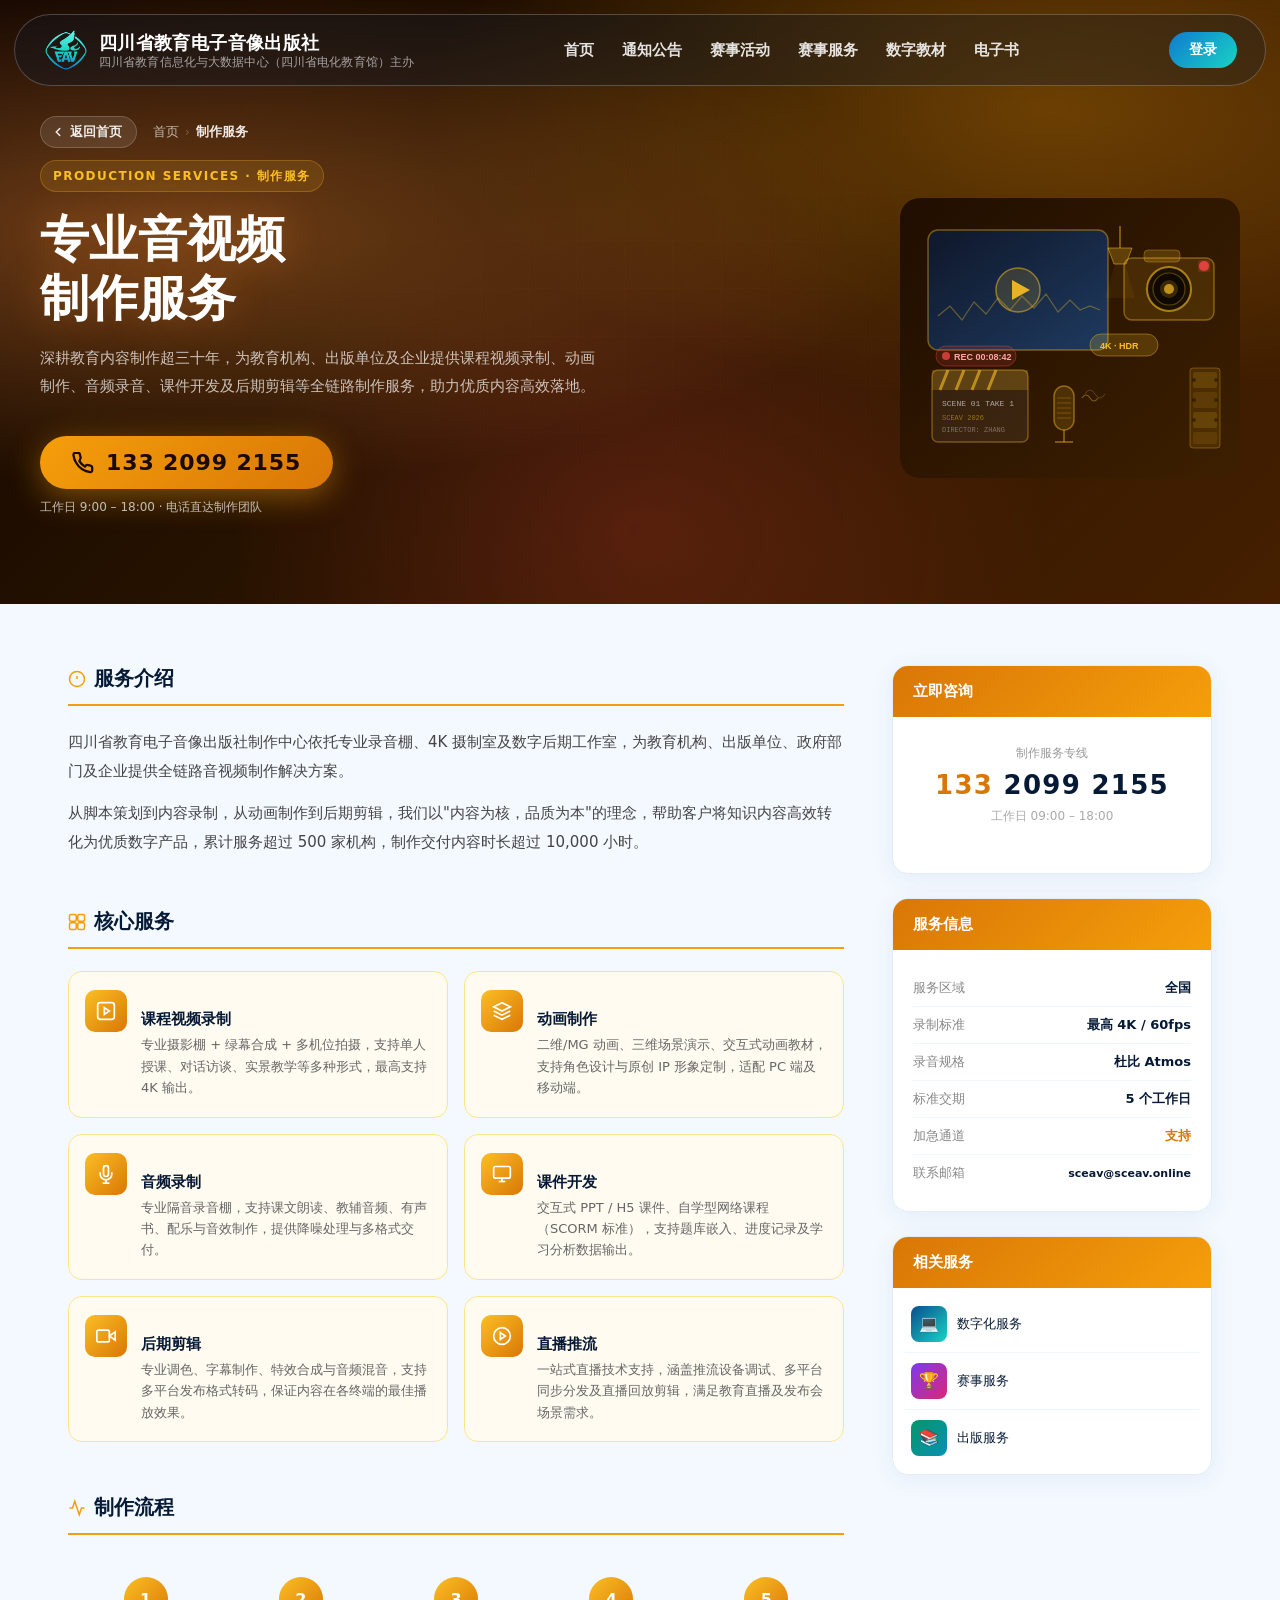
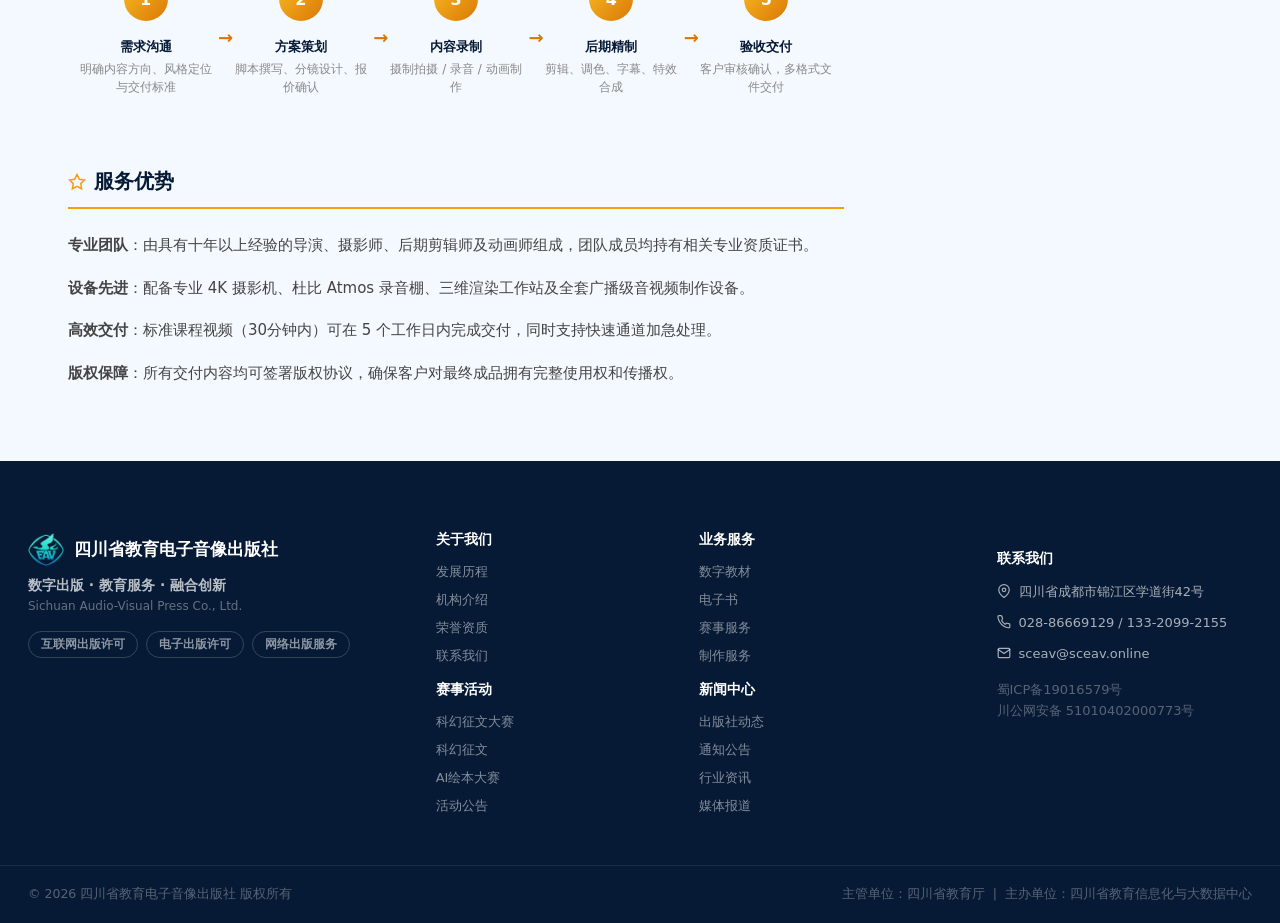
<file: service-production.html>
<!doctype html>
<html lang="zh-CN">
<head>
  <meta charset="UTF-8" />
  <meta name="viewport" content="width=device-width, initial-scale=1.0" />
  <title>制作服务 | 四川省教育电子音像出版社</title>
  <link rel="stylesheet" href="styles.css" />
  <style>
    /* ═══ Service Page Base ═══ */
    .svc-hero {
      position: relative; overflow: hidden;
      padding: 160px max(28px, calc((100vw - 1240px) / 2)) 88px;
      color: #fff;
      border-bottom: 1px solid rgba(255,255,255,0.06);
    }
    .svc-hero-bg {
      position: absolute; inset: 0; z-index: 0;
      background:
        radial-gradient(ellipse at 12% 38%, rgba(251,146,60,0.38) 0%, transparent 48%),
        radial-gradient(ellipse at 82% 18%, rgba(245,158,11,0.3) 0%, transparent 42%),
        radial-gradient(ellipse at 50% 88%, rgba(239,68,68,0.2) 0%, transparent 45%),
        linear-gradient(135deg, #120500 0%, #221000 35%, #331800 65%, #451f00 100%);
    }
    .svc-hero-bg::after {
      content: '';
      position: absolute; inset: 0;
      background:
        linear-gradient(rgba(251,146,60,.05) 1px, transparent 1px),
        linear-gradient(90deg, rgba(251,146,60,.05) 1px, transparent 1px);
      background-size: 48px 48px;
      mask-image: radial-gradient(ellipse at 50% 50%, rgba(0,0,0,0.45) 0%, transparent 72%);
    }
    .svc-hero-inner {
      position: relative; z-index: 2;
      display: flex; align-items: center; gap: 72px;
      max-width: 1200px; margin: 0 auto;
    }
    .svc-hero-text { flex: 1; }
    .svc-hero-text .eyebrow {
      display: inline-flex; align-items: center; gap: 6px;
      font-size: 12px; font-weight: 700; letter-spacing: .12em; text-transform: uppercase;
      color: #fbbf24; background: rgba(251,191,36,.12); border: 1px solid rgba(251,191,36,.25);
      padding: 4px 12px; border-radius: 999px; margin-bottom: 18px;
    }
    .svc-hero-text h1 {
      font-size: clamp(30px, 3.8vw, 52px);
      font-weight: 900; line-height: 1.2; margin-bottom: 18px;
      text-shadow: 0 0 40px rgba(251,146,60,0.3);
    }
    .svc-hero-text p {
      font-size: 15px; line-height: 1.85;
      color: rgba(255,255,255,0.72); max-width: 560px; margin-bottom: 36px;
    }
    .svc-hero-phone {
      display: inline-flex; align-items: center; gap: 12px;
      background: linear-gradient(135deg, #f59e0b, #d97706);
      color: #1a0a00; font-weight: 900; font-size: 22px;
      padding: 14px 32px; border-radius: 999px;
      box-shadow: 0 8px 32px rgba(245,158,11,0.45);
      text-decoration: none; transition: all .2s;
      letter-spacing: 0.04em;
    }
    .svc-hero-phone:hover { transform: translateY(-2px); box-shadow: 0 14px 40px rgba(245,158,11,0.55); }
    .svc-hero-phone svg { width: 22px; height: 22px; flex-shrink: 0; }
    .svc-hero-phone-sub { font-size: 12px; font-weight: 500; opacity: .7; display: block; margin-top: 10px; }
    .svc-hero-visual {
      flex-shrink: 0; width: 340px;
    }
    .svc-hero-visual svg { width: 100%; display: block; }

    /* ── Service Body ── */
    .svc-body {
      max-width: 1200px; margin: 0 auto;
      padding: 60px 28px;
      display: grid; grid-template-columns: 1fr 320px; gap: 48px;
    }

    /* Blocks */
    .svc-block { margin-bottom: 52px; }
    .svc-block:last-child { margin-bottom: 0; }
    .svc-block h2 {
      font-size: 20px; font-weight: 800; color: var(--dark);
      padding-bottom: 12px; margin-bottom: 22px;
      border-bottom: 2px solid #f59e0b;
      display: flex; align-items: center; gap: 8px;
    }
    .svc-block h2 svg { color: #f59e0b; }
    .svc-block p {
      font-size: 15px; color: #444; line-height: 1.9; margin-bottom: 14px;
    }

    /* Service grid cards */
    .svc-items {
      display: grid; grid-template-columns: repeat(2, 1fr); gap: 16px;
      margin-top: 4px;
    }
    .svc-item {
      display: flex; align-items: flex-start; gap: 14px;
      padding: 18px 16px; border-radius: 14px;
      background: #fffbf0; border: 1px solid #fde68a;
      transition: all .2s;
    }
    .svc-item:hover { border-color: #f59e0b; background: #fff8e1; box-shadow: 0 4px 16px rgba(245,158,11,0.12); }
    .svc-item-icon {
      width: 42px; height: 42px; border-radius: 10px; flex-shrink: 0;
      background: linear-gradient(135deg, #fbbf24, #d97706);
      display: flex; align-items: center; justify-content: center;
      color: #fff;
    }
    .svc-item-icon svg { width: 20px; height: 20px; }
    .svc-item-info h4 { font-size: 15px; font-weight: 700; color: var(--dark); margin-bottom: 5px; }
    .svc-item-info p { font-size: 13px; color: #666; line-height: 1.65; margin: 0; }

    /* Process steps */
    .svc-process {
      display: flex; gap: 0; margin-top: 4px;
      counter-reset: step;
    }
    .svc-step {
      flex: 1; position: relative; text-align: center; padding: 20px 10px;
    }
    .svc-step::after {
      content: '→'; position: absolute; right: -10px; top: 50%; transform: translateY(-50%);
      color: #d97706; font-size: 18px; font-weight: 700;
    }
    .svc-step:last-child::after { display: none; }
    .svc-step-num {
      width: 44px; height: 44px; border-radius: 50%; margin: 0 auto 10px;
      background: linear-gradient(135deg, #fbbf24, #d97706);
      display: flex; align-items: center; justify-content: center;
      color: #fff; font-size: 16px; font-weight: 800;
    }
    .svc-step h4 { font-size: 13px; font-weight: 700; color: var(--dark); margin-bottom: 4px; }
    .svc-step p { font-size: 12px; color: #888; margin: 0; line-height: 1.5; }

    /* ── Sidebar ── */
    .sidebar-card {
      background: #fff; border-radius: 16px;
      border: 1px solid #e2edf8;
      box-shadow: 0 4px 24px rgba(10,77,140,0.07);
      overflow: hidden; margin-bottom: 24px;
    }
    .sidebar-card-head {
      background: linear-gradient(135deg, #d97706, #f59e0b);
      padding: 16px 20px; color: #fff;
    }
    .sidebar-card-head.blue { background: linear-gradient(135deg, #d97706, #f59e0b); }
    .sidebar-card-head h3 { font-size: 15px; font-weight: 800; margin: 0; }
    .sidebar-card-body { padding: 20px; }

    /* Big phone display */
    .contact-phone-big {
      text-align: center; padding: 8px 0 16px;
    }
    .contact-phone-big .phone-label {
      font-size: 12px; color: #999; margin-bottom: 8px;
    }
    .contact-phone-big .phone-num {
      font-size: 26px; font-weight: 900; letter-spacing: .05em;
      color: var(--dark); line-height: 1.2; display: block;
    }
    .contact-phone-big .phone-num span { color: #d97706; }
    .contact-phone-big .phone-hint {
      font-size: 12px; color: #aaa; margin-top: 6px;
    }
    .btn-call {
      display: flex; align-items: center; justify-content: center; gap: 8px;
      width: 100%; margin-top: 16px;
      background: linear-gradient(135deg, #f59e0b, #d97706);
      color: #1a0a00; font-weight: 800; font-size: 15px;
      padding: 13px 0; border-radius: 999px; border: none;
      cursor: pointer; transition: all .2s; text-align: center;
      box-shadow: 0 4px 20px rgba(245,158,11,0.35);
      text-decoration: none;
    }
    .btn-call:hover { transform: translateY(-2px); box-shadow: 0 8px 28px rgba(245,158,11,0.45); }

    .sidebar-info-row {
      display: flex; justify-content: space-between; align-items: baseline;
      padding: 9px 0; border-bottom: 1px solid #f0f6ff; font-size: 13px;
    }
    .sidebar-info-row:last-child { border-bottom: none; }
    .sidebar-info-row span:first-child { color: #888; }
    .sidebar-info-row span:last-child { font-weight: 600; color: var(--dark); }

    /* Responsive */
    @media (max-width: 900px) {
      .svc-hero-inner { flex-direction: column; gap: 32px; }
      .svc-hero-visual { width: 100%; max-width: 360px; margin: 0 auto; }
      .svc-body { grid-template-columns: 1fr; }
      .svc-items { grid-template-columns: 1fr; }
    }
    @media (max-width: 600px) {
      .svc-process { flex-direction: column; }
      .svc-step::after { content: '↓'; right: auto; top: auto; bottom: -14px; left: 50%; transform: translateX(-50%); }
    }
  </style>
</head>
<body>

  <!-- ═══════════════════════════════════════
       HEADER
  ═══════════════════════════════════════ -->
  <header class="site-header" data-header>
    <a class="brand" href="index.html" aria-label="四川省教育电子音像出版社首页">
      <span class="brand-mark"><img src="assets/press-logo-eav.png?v=2" class="brand-logo-img" alt="四川省教育电子音像出版社标志" /></span>
        <div class="brand-name">
          <span class="brand-text">四川省教育电子音像出版社</span>
          <span class="brand-en">四川省教育信息化与大数据中心（四川省电化教育馆）主办</span>
        </div>
    </a>
    <nav class="nav-links" aria-label="主导航">
      <a href="index.html">首页</a>
      <a href="announcements.html">通知公告</a>
      <a href="events.html">赛事活动</a>
      <a href="courses.html">赛事服务</a>
      <a href="textbooks.html">数字教材</a>
      <a href="ebooks.html">电子书</a>
    </nav>
    <div class="header-actions">
      <button class="btn-login" type="button" data-login-open id="login-btn">登录</button>
      <div class="user-menu" id="user-menu" hidden>
        <button class="user-avatar-btn" type="button" data-user-toggle>
          <span class="user-avatar" id="user-avatar">我</span>
          <span class="user-name" id="user-name"></span>
          <svg width="12" height="12" viewBox="0 0 24 24" fill="none" stroke="currentColor" stroke-width="2.5"><polyline points="6 9 12 15 18 9"/></svg>
        </button>
        <div class="user-dropdown" id="user-dropdown" hidden>
          <a href="#profile"><svg width="14" height="14" viewBox="0 0 24 24" fill="none" stroke="currentColor" stroke-width="2"><path d="M20 21v-2a4 4 0 0 0-4-4H8a4 4 0 0 0-4 4v2"/><circle cx="12" cy="7" r="4"/></svg>个人中心</a>
          <a href="#favorites"><svg width="14" height="14" viewBox="0 0 24 24" fill="none" stroke="currentColor" stroke-width="2"><path d="M20.84 4.61a5.5 5.5 0 0 0-7.78 0L12 5.67l-1.06-1.06a5.5 5.5 0 0 0-7.78 7.78l1.06 1.06L12 21.23l7.78-7.78 1.06-1.06a5.5 5.5 0 0 0 0-7.78z"/></svg>我的收藏</a>
          <hr />
          <button type="button" data-logout><svg width="14" height="14" viewBox="0 0 24 24" fill="none" stroke="currentColor" stroke-width="2"><path d="M9 21H5a2 2 0 0 1-2-2V5a2 2 0 0 1 2-2h4"/><polyline points="16 17 21 12 16 7"/><line x1="21" y1="12" x2="9" y2="12"/></svg>退出登录</button>
        </div>
      </div>
      <button class="nav-mobile-toggle" type="button" data-menu-toggle aria-label="展开菜单"><span></span><span></span><span></span></button>
    </div>
  </header>

  <!-- Mobile Menu -->
  <div class="mobile-menu" data-mobile-menu hidden>
    <nav>
      <a href="index.html" data-menu-close>首页</a>
      <a href="announcements.html" data-menu-close>通知公告</a>
      <a href="events.html" data-menu-close>赛事活动</a>
      <a href="courses.html" data-menu-close>赛事服务</a>
      <a href="textbooks.html" data-menu-close>数字教材</a>
      <a href="ebooks.html" data-menu-close>电子书</a>
    </nav>
    <div class="mobile-menu-footer">
      <button class="btn-login-mobile" type="button" data-login-open>登录 / 注册</button>
    </div>
  </div>

  <!-- ═══════════════ LOGIN MODAL ═══════════════ -->
  <div class="login-modal" id="login-modal" hidden>
    <div class="login-card">
      <button class="login-close" type="button" data-login-close aria-label="关闭">
        <svg width="18" height="18" viewBox="0 0 24 24" fill="none" stroke="currentColor" stroke-width="2.5"><line x1="18" y1="6" x2="6" y2="18"/><line x1="6" y1="6" x2="18" y2="18"/></svg>
      </button>
      <div class="login-logo">
        
        <span>四川省教育电子音像出版社</span>
      </div>
      <h2>欢迎登录</h2>
      <p class="login-sub">数字教育资源平台</p>
      <div class="login-tabs">
        <button class="login-tab" data-tab="phone">手机号登录</button>
        <button class="login-tab active" data-tab="account">账号登录</button>
      </div>
      <div class="login-pane" id="pane-phone" hidden>
        <div class="input-group"><label>手机号</label><input type="tel" id="input-phone" placeholder="请输入手机号" maxlength="11" /></div>
        <div class="input-group"><label>验证码</label><div class="code-row"><input type="text" id="input-code" placeholder="请输入验证码" maxlength="6" /><button class="btn-send-code" type="button" id="send-code-btn">获取验证码</button></div></div>
      </div>
      <div class="login-pane" id="pane-account">
        <div class="input-group"><label>账号</label><input type="text" id="input-account" value="student2026" /></div>
        <div class="input-group"><label>密码</label><input type="password" id="input-password" value="sceav123456" /></div>
        <p style="font-size:12px;color:#19d3c5;margin:0 0 4px;text-align:right;">
          <svg width="12" height="12" viewBox="0 0 24 24" fill="none" stroke="currentColor" stroke-width="2" style="vertical-align:middle;margin-right:3px"><circle cx="12" cy="12" r="10"/><path d="M12 8v4m0 4h.01"/></svg>
          已为您预填演示账号，直接点击登录即可
        </p>
      </div>
      <button class="btn-login-submit" type="button" id="login-submit">登 录</button>
      <p class="login-agree">登录即代表同意 <a href="#">用户协议</a> 与 <a href="#">隐私政策</a></p>
    </div>
  </div>

  <main>

    <!-- ═══════════════ HERO ═══════════════ -->
    <section class="svc-hero">
      <div class="svc-hero-bg" aria-hidden="true"></div>

      <!-- 面包屑 -->
      <div class="page-breadcrumb">
        <a class="breadcrumb-back" href="index.html">
          <svg viewBox="0 0 24 24" fill="none" stroke="currentColor" stroke-width="2.5" stroke-linecap="round"><polyline points="15 18 9 12 15 6"/></svg>
          返回首页
        </a>
        <nav class="breadcrumb-nav">
          <a href="index.html">首页</a>
          <span class="bc-sep">›</span>
          <span class="bc-current">制作服务</span>
        </nav>
      </div>
      <div class="svc-hero-inner">
        <div class="svc-hero-text">
          <p class="eyebrow">Production Services · 制作服务</p>
          <h1>专业音视频<br/>制作服务</h1>
          <p>深耕教育内容制作超三十年，为教育机构、出版单位及企业提供课程视频录制、动画制作、音频录音、课件开发及后期剪辑等全链路制作服务，助力优质内容高效落地。</p>
          <a class="svc-hero-phone" href="tel:13320992155">
            <svg viewBox="0 0 24 24" fill="none" stroke="currentColor" stroke-width="2.5" stroke-linecap="round">
              <path d="M22 16.92v3a2 2 0 0 1-2.18 2 19.79 19.79 0 0 1-8.63-3.07A19.5 19.5 0 0 1 4.69 12 19.79 19.79 0 0 1 1.62 3.38 2 2 0 0 1 3.62 1h3a2 2 0 0 1 2 1.72 12.84 12.84 0 0 0 .7 2.81 2 2 0 0 1-.45 2.11L8.09 9.91a16 16 0 0 0 6 6l1.27-1.27a2 2 0 0 1 2.11-.45 12.84 12.84 0 0 0 2.81.7A2 2 0 0 1 22 16.92z"/>
            </svg>
            133 2099 2155
          </a>
          <span class="svc-hero-phone-sub">工作日 9:00 – 18:00 · 电话直达制作团队</span>
        </div>

        <div class="svc-hero-visual">
          <svg viewBox="0 0 340 280" xmlns="http://www.w3.org/2000/svg">
            <defs>
              <linearGradient id="pvbg" x1="0" y1="0" x2="1" y2="1">
                <stop offset="0%" stop-color="#1a0a00"/>
                <stop offset="100%" stop-color="#3d2000"/>
              </linearGradient>
              <linearGradient id="pvgold" x1="0" y1="0" x2="0" y2="1">
                <stop offset="0%" stop-color="#fbbf24"/>
                <stop offset="100%" stop-color="#d97706"/>
              </linearGradient>
              <linearGradient id="pvscreen" x1="0" y1="0" x2="1" y2="1">
                <stop offset="0%" stop-color="#0f172a"/>
                <stop offset="100%" stop-color="#1e3a5f"/>
              </linearGradient>
              <filter id="pvglow">
                <feGaussianBlur stdDeviation="3" result="blur"/>
                <feMerge><feMergeNode in="blur"/><feMergeNode in="SourceGraphic"/></feMerge>
              </filter>
            </defs>

            <!-- Background panel -->
            <rect width="340" height="280" rx="20" fill="url(#pvbg)" opacity="0.9"/>

            <!-- Studio screen / monitor -->
            <rect x="28" y="32" width="180" height="120" rx="10" fill="url(#pvscreen)"/>
            <rect x="28" y="32" width="180" height="120" rx="10" fill="none" stroke="rgba(251,191,36,0.4)" stroke-width="1.5"/>
            <!-- Play indicator -->
            <circle cx="118" cy="92" r="22" fill="rgba(251,191,36,0.15)" stroke="rgba(251,191,36,0.5)" stroke-width="1.5"/>
            <polygon points="112,82 112,102 130,92" fill="#fbbf24" opacity="0.9"/>
            <!-- Screen lines (waveform) -->
            <polyline points="38,118 50,108 62,122 74,104 86,116 98,100 110,112 122,98 134,110 146,96 158,114 170,102 180,112 190,108 200,112" fill="none" stroke="rgba(251,191,36,0.35)" stroke-width="1.2"/>

            <!-- Camera body -->
            <rect x="224" y="60" width="90" height="62" rx="8" fill="rgba(251,191,36,0.12)" stroke="rgba(251,191,36,0.4)" stroke-width="1.5"/>
            <!-- Lens ring outer -->
            <circle cx="269" cy="91" r="22" fill="#1a1000" stroke="rgba(251,191,36,0.6)" stroke-width="2"/>
            <circle cx="269" cy="91" r="16" fill="#0f0800" stroke="rgba(251,191,36,0.3)" stroke-width="1.2"/>
            <circle cx="269" cy="91" r="9" fill="#fbbf24" opacity="0.18"/>
            <circle cx="269" cy="91" r="5" fill="rgba(251,191,36,0.7)"/>
            <!-- Camera top detail -->
            <rect x="244" y="52" width="36" height="12" rx="4" fill="rgba(251,191,36,0.2)" stroke="rgba(251,191,36,0.3)" stroke-width="1"/>
            <!-- Record light -->
            <circle cx="304" cy="68" r="5" fill="#ef4444" filter="url(#pvglow)" opacity="0.9"/>

            <!-- Clapperboard -->
            <rect x="32" y="172" width="96" height="72" rx="6" fill="rgba(255,255,255,0.06)" stroke="rgba(251,191,36,0.35)" stroke-width="1.5"/>
            <!-- Clapper stripes -->
            <rect x="32" y="172" width="96" height="20" rx="6 6 0 0" fill="rgba(251,191,36,0.2)"/>
            <line x1="48" y1="172" x2="40" y2="192" stroke="rgba(251,191,36,0.6)" stroke-width="3"/>
            <line x1="64" y1="172" x2="56" y2="192" stroke="rgba(251,191,36,0.6)" stroke-width="3"/>
            <line x1="80" y1="172" x2="72" y2="192" stroke="rgba(251,191,36,0.6)" stroke-width="3"/>
            <line x1="96" y1="172" x2="88" y2="192" stroke="rgba(251,191,36,0.6)" stroke-width="3"/>
            <text x="42" y="208" font-size="8" fill="rgba(255,255,255,0.6)" font-family="monospace">SCENE 01 TAKE 1</text>
            <text x="42" y="222" font-size="7" fill="rgba(251,191,36,0.5)" font-family="monospace">SCEAV 2026</text>
            <text x="42" y="234" font-size="7" fill="rgba(255,255,255,0.35)" font-family="monospace">DIRECTOR: ZHANG</text>

            <!-- Microphone -->
            <rect x="154" y="188" width="20" height="44" rx="10" fill="rgba(251,191,36,0.15)" stroke="rgba(251,191,36,0.45)" stroke-width="1.5"/>
            <line x1="164" y1="232" x2="164" y2="244" stroke="rgba(251,191,36,0.5)" stroke-width="1.5"/>
            <line x1="155" y1="244" x2="173" y2="244" stroke="rgba(251,191,36,0.5)" stroke-width="1.5"/>
            <!-- Mic grille lines -->
            <line x1="157" y1="200" x2="171" y2="200" stroke="rgba(251,191,36,0.3)" stroke-width="0.8"/>
            <line x1="157" y1="205" x2="171" y2="205" stroke="rgba(251,191,36,0.3)" stroke-width="0.8"/>
            <line x1="157" y1="210" x2="171" y2="210" stroke="rgba(251,191,36,0.3)" stroke-width="0.8"/>
            <line x1="157" y1="215" x2="171" y2="215" stroke="rgba(251,191,36,0.3)" stroke-width="0.8"/>
            <line x1="157" y1="220" x2="171" y2="220" stroke="rgba(251,191,36,0.3)" stroke-width="0.8"/>

            <!-- Studio lights top -->
            <line x1="220" y1="28" x2="220" y2="50" stroke="rgba(251,191,36,0.4)" stroke-width="2"/>
            <polygon points="208,50 232,50 226,66 214,66" fill="rgba(251,191,36,0.25)" stroke="rgba(251,191,36,0.5)" stroke-width="1"/>
            <!-- Light beam -->
            <polygon points="215,66 225,66 235,100 205,100" fill="rgba(251,191,36,0.06)"/>

            <!-- Film strip right -->
            <rect x="290" y="170" width="30" height="80" rx="3" fill="rgba(251,191,36,0.1)" stroke="rgba(251,191,36,0.3)" stroke-width="1"/>
            <rect x="293" y="174" width="24" height="16" rx="2" fill="rgba(251,191,36,0.15)"/>
            <rect x="293" y="194" width="24" height="16" rx="2" fill="rgba(251,191,36,0.1)"/>
            <rect x="293" y="214" width="24" height="16" rx="2" fill="rgba(251,191,36,0.15)"/>
            <rect x="293" y="234" width="24" height="12" rx="2" fill="rgba(251,191,36,0.1)"/>
            <!-- Sprocket holes -->
            <circle cx="294" cy="182" r="2" fill="rgba(0,0,0,0.4)"/>
            <circle cx="294" cy="202" r="2" fill="rgba(0,0,0,0.4)"/>
            <circle cx="294" cy="222" r="2" fill="rgba(0,0,0,0.4)"/>
            <circle cx="316" cy="182" r="2" fill="rgba(0,0,0,0.4)"/>
            <circle cx="316" cy="202" r="2" fill="rgba(0,0,0,0.4)"/>
            <circle cx="316" cy="222" r="2" fill="rgba(0,0,0,0.4)"/>

            <!-- Floating labels -->
            <rect x="190" y="136" width="68" height="22" rx="11" fill="rgba(251,191,36,0.18)" stroke="rgba(251,191,36,0.4)" stroke-width="1"/>
            <text x="200" y="151" font-size="9" fill="#fbbf24" font-weight="700" font-family="sans-serif">4K · HDR</text>

            <rect x="36" y="148" width="80" height="20" rx="10" fill="rgba(239,68,68,0.15)" stroke="rgba(239,68,68,0.4)" stroke-width="1"/>
            <circle cx="46" cy="158" r="4" fill="#ef4444" opacity="0.8"/>
            <text x="54" y="162" font-size="9" fill="#fca5a5" font-weight="700" font-family="sans-serif">REC 00:08:42</text>

            <!-- Sound wave near mic -->
            <path d="M182,200 Q186,194 190,200 Q194,206 198,200" fill="none" stroke="rgba(251,191,36,0.4)" stroke-width="1.2"/>
            <path d="M185,196 Q190,188 195,196 Q200,204 205,196" fill="none" stroke="rgba(251,191,36,0.25)" stroke-width="1"/>
          </svg>
        </div>
      </div>
    </section>

    <!-- ═══════════════ BODY ═══════════════ -->
    <div class="svc-body">

      <!-- ── Main ── -->
      <div class="svc-main">

        <!-- 服务介绍 -->
        <div class="svc-block reveal">
          <h2>
            <svg width="18" height="18" viewBox="0 0 24 24" fill="none" stroke="currentColor" stroke-width="2"><circle cx="12" cy="12" r="10"/><path d="M12 8v4m0 4h.01"/></svg>
            服务介绍
          </h2>
          <p>四川省教育电子音像出版社制作中心依托专业录音棚、4K 摄制室及数字后期工作室，为教育机构、出版单位、政府部门及企业提供全链路音视频制作解决方案。</p>
          <p>从脚本策划到内容录制，从动画制作到后期剪辑，我们以"内容为核，品质为本"的理念，帮助客户将知识内容高效转化为优质数字产品，累计服务超过 500 家机构，制作交付内容时长超过 10,000 小时。</p>
        </div>

        <!-- 核心服务 -->
        <div class="svc-block reveal">
          <h2>
            <svg width="18" height="18" viewBox="0 0 24 24" fill="none" stroke="currentColor" stroke-width="2"><rect x="2" y="2" width="9" height="9" rx="2"/><rect x="13" y="2" width="9" height="9" rx="2"/><rect x="2" y="13" width="9" height="9" rx="2"/><rect x="13" y="13" width="9" height="9" rx="2"/></svg>
            核心服务
          </h2>
          <div class="svc-items">

            <div class="svc-item">
              <div class="svc-item-icon">
                <svg viewBox="0 0 24 24" fill="none" stroke="currentColor" stroke-width="2"><rect x="2" y="2" width="20" height="20" rx="3"/><polygon points="10 8 16 12 10 16 10 8"/></svg>
              </div>
              <div class="svc-item-info">
                <h4>课程视频录制</h4>
                <p>专业摄影棚 + 绿幕合成 + 多机位拍摄，支持单人授课、对话访谈、实景教学等多种形式，最高支持 4K 输出。</p>
              </div>
            </div>

            <div class="svc-item">
              <div class="svc-item-icon">
                <svg viewBox="0 0 24 24" fill="none" stroke="currentColor" stroke-width="2"><path d="M12 2L2 7l10 5 10-5-10-5z"/><path d="M2 17l10 5 10-5"/><path d="M2 12l10 5 10-5"/></svg>
              </div>
              <div class="svc-item-info">
                <h4>动画制作</h4>
                <p>二维/MG 动画、三维场景演示、交互式动画教材，支持角色设计与原创 IP 形象定制，适配 PC 端及移动端。</p>
              </div>
            </div>

            <div class="svc-item">
              <div class="svc-item-icon">
                <svg viewBox="0 0 24 24" fill="none" stroke="currentColor" stroke-width="2"><path d="M12 2a3 3 0 0 0-3 3v7a3 3 0 0 0 6 0V5a3 3 0 0 0-3-3z"/><path d="M19 10v2a7 7 0 0 1-14 0v-2"/><line x1="12" y1="19" x2="12" y2="23"/><line x1="8" y1="23" x2="16" y2="23"/></svg>
              </div>
              <div class="svc-item-info">
                <h4>音频录制</h4>
                <p>专业隔音录音棚，支持课文朗读、教辅音频、有声书、配乐与音效制作，提供降噪处理与多格式交付。</p>
              </div>
            </div>

            <div class="svc-item">
              <div class="svc-item-icon">
                <svg viewBox="0 0 24 24" fill="none" stroke="currentColor" stroke-width="2"><rect x="2" y="3" width="20" height="14" rx="2"/><line x1="8" y1="21" x2="16" y2="21"/><line x1="12" y1="17" x2="12" y2="21"/></svg>
              </div>
              <div class="svc-item-info">
                <h4>课件开发</h4>
                <p>交互式 PPT / H5 课件、自学型网络课程（SCORM 标准），支持题库嵌入、进度记录及学习分析数据输出。</p>
              </div>
            </div>

            <div class="svc-item">
              <div class="svc-item-icon">
                <svg viewBox="0 0 24 24" fill="none" stroke="currentColor" stroke-width="2"><polygon points="23 7 16 12 23 17 23 7"/><rect x="1" y="5" width="15" height="14" rx="2"/></svg>
              </div>
              <div class="svc-item-info">
                <h4>后期剪辑</h4>
                <p>专业调色、字幕制作、特效合成与音频混音，支持多平台发布格式转码，保证内容在各终端的最佳播放效果。</p>
              </div>
            </div>

            <div class="svc-item">
              <div class="svc-item-icon">
                <svg viewBox="0 0 24 24" fill="none" stroke="currentColor" stroke-width="2"><circle cx="12" cy="12" r="10"/><polygon points="10 8 16 12 10 16 10 8"/></svg>
              </div>
              <div class="svc-item-info">
                <h4>直播推流</h4>
                <p>一站式直播技术支持，涵盖推流设备调试、多平台同步分发及直播回放剪辑，满足教育直播及发布会场景需求。</p>
              </div>
            </div>

          </div>
        </div>

        <!-- 制作流程 -->
        <div class="svc-block reveal">
          <h2>
            <svg width="18" height="18" viewBox="0 0 24 24" fill="none" stroke="currentColor" stroke-width="2"><polyline points="22 12 18 12 15 21 9 3 6 12 2 12"/></svg>
            制作流程
          </h2>
          <div class="svc-process">
            <div class="svc-step">
              <div class="svc-step-num">1</div>
              <h4>需求沟通</h4>
              <p>明确内容方向、风格定位与交付标准</p>
            </div>
            <div class="svc-step">
              <div class="svc-step-num">2</div>
              <h4>方案策划</h4>
              <p>脚本撰写、分镜设计、报价确认</p>
            </div>
            <div class="svc-step">
              <div class="svc-step-num">3</div>
              <h4>内容录制</h4>
              <p>摄制拍摄 / 录音 / 动画制作</p>
            </div>
            <div class="svc-step">
              <div class="svc-step-num">4</div>
              <h4>后期精制</h4>
              <p>剪辑、调色、字幕、特效合成</p>
            </div>
            <div class="svc-step">
              <div class="svc-step-num">5</div>
              <h4>验收交付</h4>
              <p>客户审核确认，多格式文件交付</p>
            </div>
          </div>
        </div>

        <!-- 服务优势 -->
        <div class="svc-block reveal">
          <h2>
            <svg width="18" height="18" viewBox="0 0 24 24" fill="none" stroke="currentColor" stroke-width="2"><polygon points="12 2 15.09 8.26 22 9.27 17 14.14 18.18 21.02 12 17.77 5.82 21.02 7 14.14 2 9.27 8.91 8.26 12 2"/></svg>
            服务优势
          </h2>
          <p><strong>专业团队</strong>：由具有十年以上经验的导演、摄影师、后期剪辑师及动画师组成，团队成员均持有相关专业资质证书。</p>
          <p><strong>设备先进</strong>：配备专业 4K 摄影机、杜比 Atmos 录音棚、三维渲染工作站及全套广播级音视频制作设备。</p>
          <p><strong>高效交付</strong>：标准课程视频（30分钟内）可在 5 个工作日内完成交付，同时支持快速通道加急处理。</p>
          <p><strong>版权保障</strong>：所有交付内容均可签署版权协议，确保客户对最终成品拥有完整使用权和传播权。</p>
        </div>

      </div>

      <!-- ── Sidebar ── -->
      <aside class="svc-sidebar">

        <!-- 联系我们 -->
        <div class="sidebar-card">
          <div class="sidebar-card-head"><h3>立即咨询</h3></div>
          <div class="sidebar-card-body">
            <div class="contact-phone-big">
              <p class="phone-label">制作服务专线</p>
              <span class="phone-num"><span>133</span> 2099 2155</span>
              <p class="phone-hint">工作日 09:00 – 18:00</p>
            </div>
          </div>
        </div>

        <!-- 服务信息 -->
        <div class="sidebar-card">
          <div class="sidebar-card-head blue"><h3>服务信息</h3></div>
          <div class="sidebar-card-body">
            <div class="sidebar-info-row"><span>服务区域</span><span>全国</span></div>
            <div class="sidebar-info-row"><span>录制标准</span><span>最高 4K / 60fps</span></div>
            <div class="sidebar-info-row"><span>录音规格</span><span>杜比 Atmos</span></div>
            <div class="sidebar-info-row"><span>标准交期</span><span>5 个工作日</span></div>
            <div class="sidebar-info-row"><span>加急通道</span><span style="color:#d97706;font-weight:700;">支持</span></div>
            <div class="sidebar-info-row"><span>联系邮箱</span><span style="font-size:11px;">sceav@sceav.online</span></div>
          </div>
        </div>

        <!-- 相关服务 -->
        <div class="sidebar-card">
          <div class="sidebar-card-head blue"><h3>相关服务</h3></div>
          <div class="sidebar-card-body" style="padding:8px 12px;">
            <a href="service-digital.html" style="display:flex;align-items:center;gap:10px;padding:10px 6px;border-bottom:1px solid #f0f6ff;text-decoration:none;">
              <span style="width:36px;height:36px;border-radius:8px;background:linear-gradient(135deg,var(--primary),var(--accent));display:flex;align-items:center;justify-content:center;flex-shrink:0;font-size:16px;">💻</span>
              <span style="font-size:13px;color:var(--dark);line-height:1.4;">数字化服务</span>
            </a>
            <a href="events.html" style="display:flex;align-items:center;gap:10px;padding:10px 6px;border-bottom:1px solid #f0f6ff;text-decoration:none;">
              <span style="width:36px;height:36px;border-radius:8px;background:linear-gradient(135deg,#7c3aed,#db2777);display:flex;align-items:center;justify-content:center;flex-shrink:0;font-size:16px;">🏆</span>
              <span style="font-size:13px;color:var(--dark);line-height:1.4;">赛事服务</span>
            </a>
            <a href="service-publishing.html" style="display:flex;align-items:center;gap:10px;padding:10px 6px;text-decoration:none;">
              <span style="width:36px;height:36px;border-radius:8px;background:linear-gradient(135deg,#059669,#0891b2);display:flex;align-items:center;justify-content:center;flex-shrink:0;font-size:16px;">📚</span>
              <span style="font-size:13px;color:var(--dark);line-height:1.4;">出版服务</span>
            </a>
          </div>
        </div>

      </aside>

    </div>

  </main>

  <!-- ═══════════════ FOOTER ═══════════════ -->
  <footer class="footer" id="contact">
    <div class="footer-inner">
      <div class="footer-brand">
        <div class="footer-logo">
            <img src="assets/press-logo-eav.png?v=2" class="brand-logo-img" alt="" />
            <span>四川省教育电子音像出版社</span>
        </div>
        <p class="footer-slogan">数字出版 · 教育服务 · 融合创新</p>
        <p class="footer-en">Sichuan Audio-Visual Press Co., Ltd.</p>
        <div class="footer-badges"><span>互联网出版许可</span><span>电子出版许可</span><span>网络出版服务</span></div>
      </div>
      <div class="footer-nav-group">
        <div class="footer-nav">
          <h4>关于我们</h4>
          <a href="index.html#about">发展历程</a><a href="index.html#about">机构介绍</a><a href="index.html#about">荣誉资质</a><a href="index.html#about">联系我们</a>
        </div>
        <div class="footer-nav">
          <h4>业务服务</h4>
          <a href="textbooks.html">数字教材</a><a href="ebooks.html">电子书</a><a href="courses.html">赛事服务</a><a href="service-production.html">制作服务</a>
        </div>
        <div class="footer-nav">
          <h4>赛事活动</h4>
          <a href="events.html">科幻征文大赛</a><a href="events.html">科幻征文</a><a href="events.html">AI绘本大赛</a><a href="events.html">活动公告</a>
        </div>
        <div class="footer-nav">
          <h4>新闻中心</h4>
          <a href="index.html#news">出版社动态</a><a href="index.html#news">通知公告</a><a href="index.html#news">行业资讯</a><a href="index.html#news">媒体报道</a>
        </div>
      </div>
      <div class="footer-contact">
        <h4>联系我们</h4>
        <p><svg width="14" height="14" viewBox="0 0 24 24" fill="none" stroke="currentColor" stroke-width="2" stroke-linecap="round"><path d="M21 10c0 7-9 13-9 13s-9-6-9-13a9 9 0 0 1 18 0z"/><circle cx="12" cy="10" r="3"/></svg> 四川省成都市锦江区学道街42号</p>
        <p><svg width="14" height="14" viewBox="0 0 24 24" fill="none" stroke="currentColor" stroke-width="2" stroke-linecap="round"><path d="M22 16.92v3a2 2 0 0 1-2.18 2 19.79 19.79 0 0 1-8.63-3.07A19.5 19.5 0 0 1 4.69 12 19.79 19.79 0 0 1 1.62 3.38 2 2 0 0 1 3.62 1h3a2 2 0 0 1 2 1.72 12.84 12.84 0 0 0 .7 2.81 2 2 0 0 1-.45 2.11L8.09 9.91a16 16 0 0 0 6 6l1.27-1.27a2 2 0 0 1 2.11-.45 12.84 12.84 0 0 0 2.81.7A2 2 0 0 1 22 16.92z"/></svg> 028-86669129 / 133-2099-2155</p>
        <p><svg width="14" height="14" viewBox="0 0 24 24" fill="none" stroke="currentColor" stroke-width="2" stroke-linecap="round"><path d="M4 4h16c1.1 0 2 .9 2 2v12c0 1.1-.9 2-2 2H4c-1.1 0-2-.9-2-2V6c0-1.1.9-2 2-2z"/><polyline points="22,6 12,13 2,6"/></svg> sceav@sceav.online</p>
        <p class="footer-icp">蜀ICP备19016579号<br/>川公网安备 51010402000773号</p>
      </div>
    </div>
    <div class="footer-bottom">
      <p>© 2026 四川省教育电子音像出版社 版权所有</p>
      <p>主管单位：四川省教育厅 &nbsp;|&nbsp; 主办单位：四川省教育信息化与大数据中心</p>
    </div>
  </footer>

  <script src="script.js"></script>
</body>
</html>
</file>
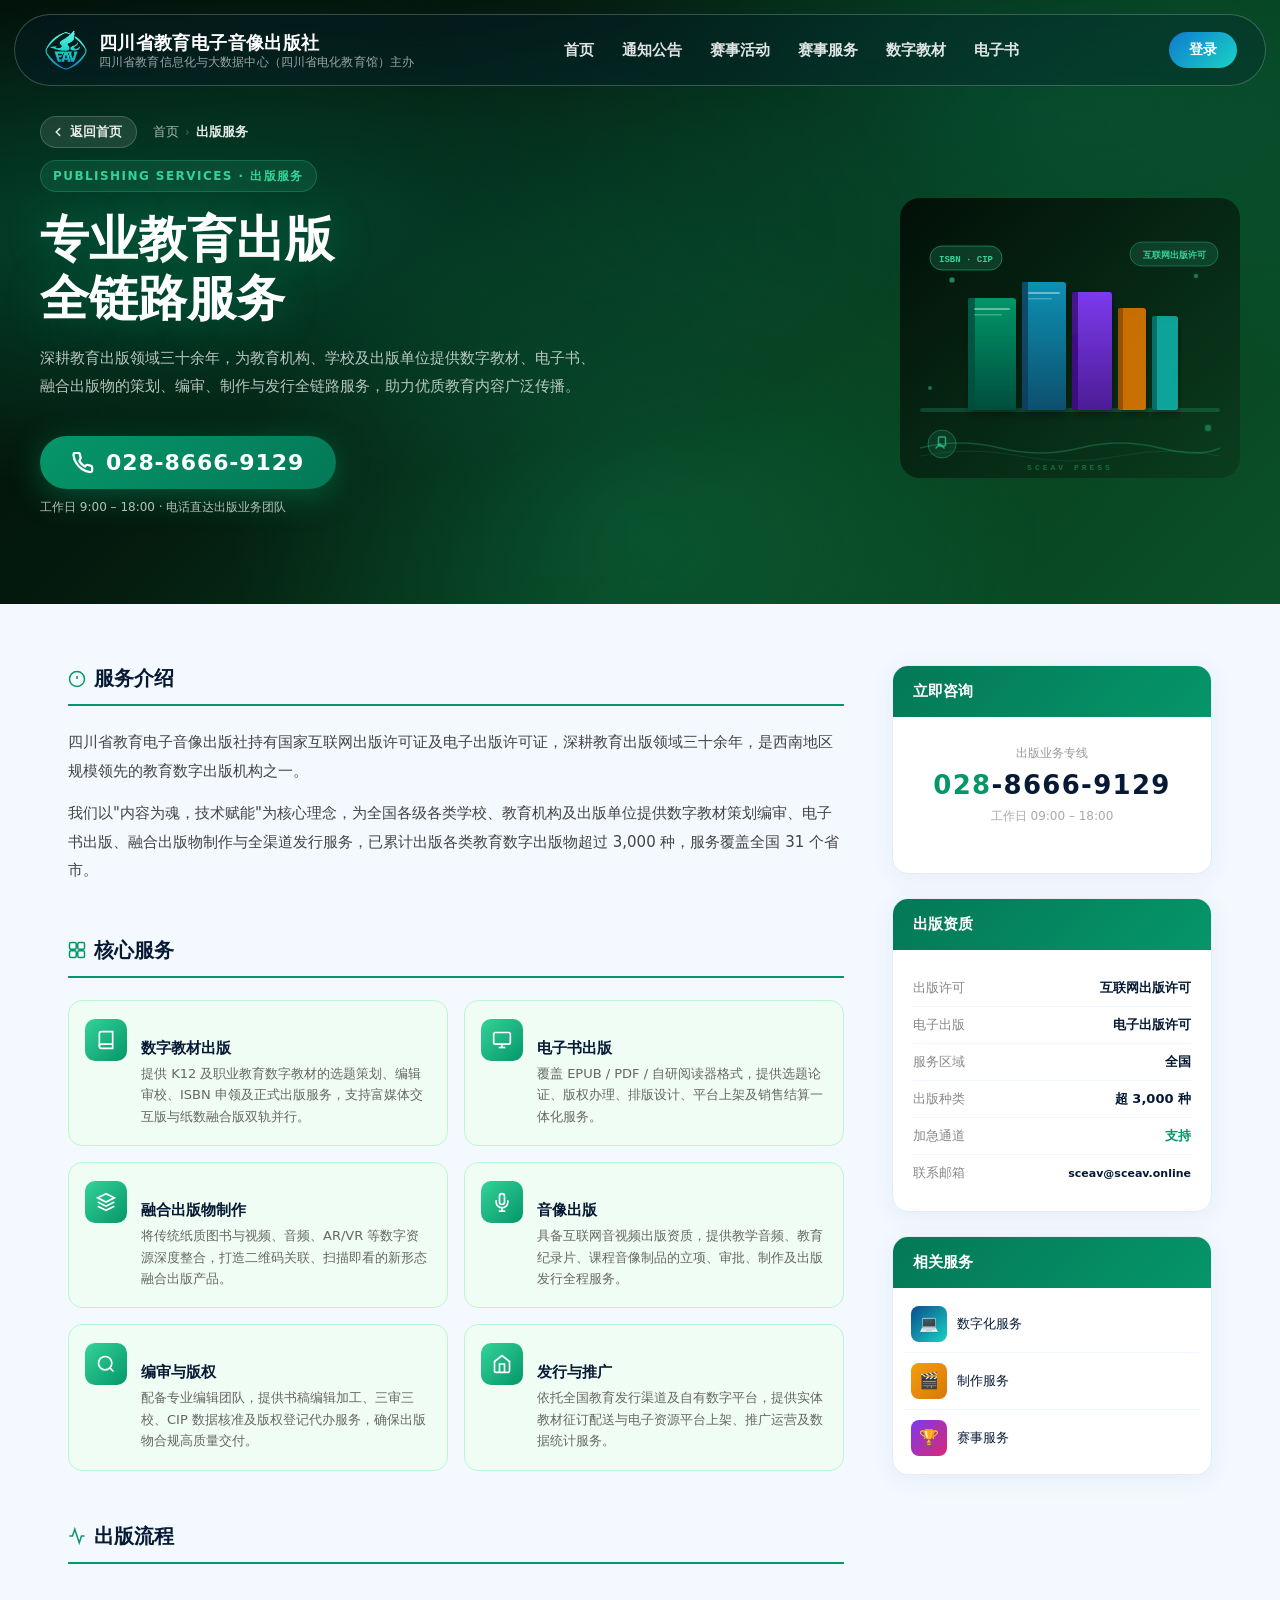
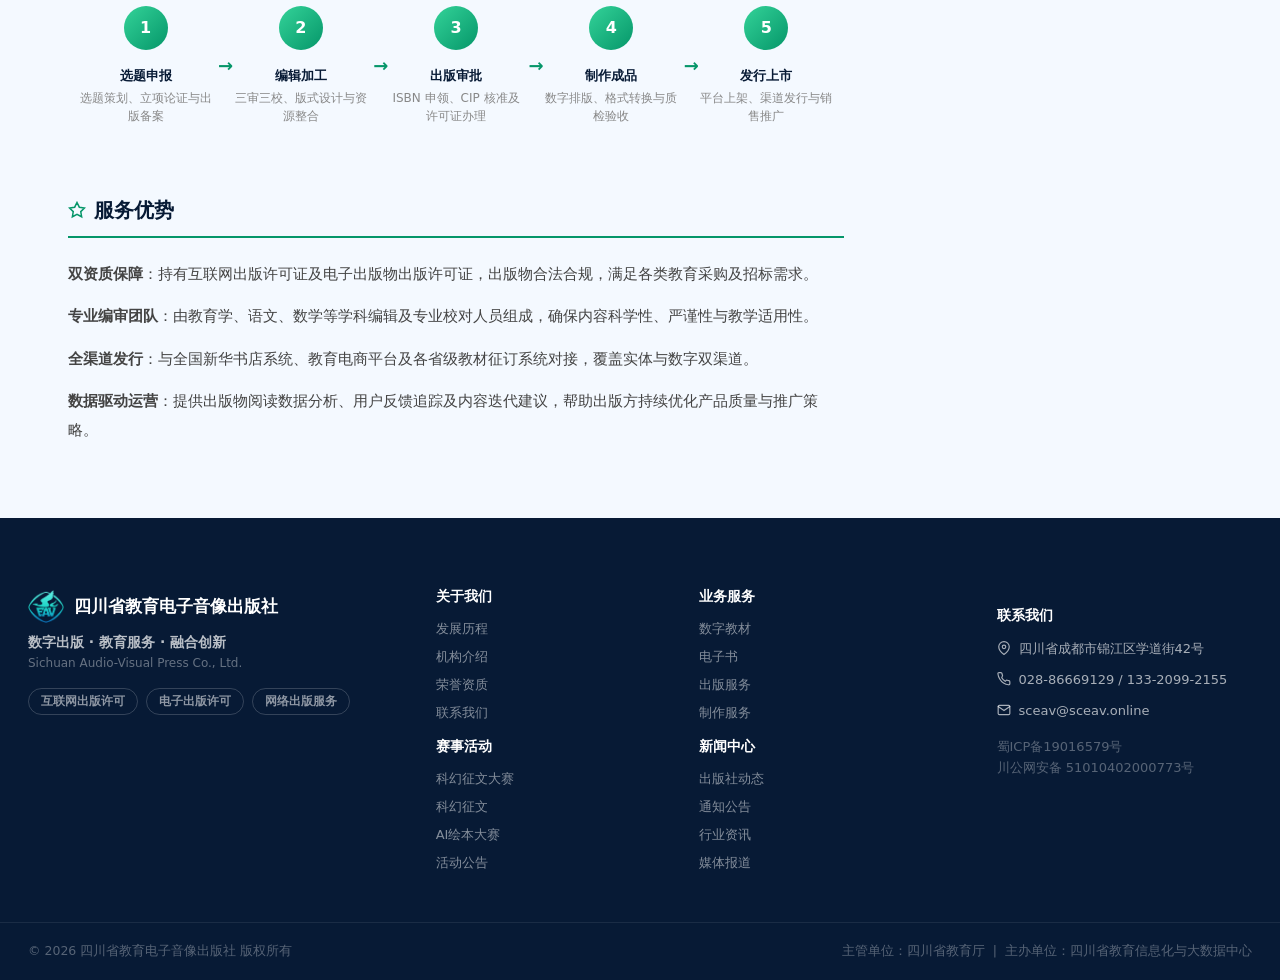
<file: service-publishing.html>
<!doctype html>
<html lang="zh-CN">
<head>
  <meta charset="UTF-8" />
  <meta name="viewport" content="width=device-width, initial-scale=1.0" />
  <title>出版服务 | 四川省教育电子音像出版社</title>
  <link rel="stylesheet" href="styles.css" />
  <style>
    /* ═══ Service Page Base ═══ */
    .svc-hero {
      position: relative; overflow: hidden;
      padding: 160px max(28px, calc((100vw - 1240px) / 2)) 88px;
      color: #fff;
      border-bottom: 1px solid rgba(255,255,255,0.06);
    }
    .svc-hero-bg {
      position: absolute; inset: 0; z-index: 0;
      background:
        radial-gradient(ellipse at 12% 38%, rgba(5,150,105,0.38) 0%, transparent 48%),
        radial-gradient(ellipse at 82% 18%, rgba(4,120,87,0.3) 0%, transparent 42%),
        radial-gradient(ellipse at 50% 88%, rgba(16,185,129,0.2) 0%, transparent 45%),
        linear-gradient(135deg, #020d06 0%, #041a0e 35%, #073d1c 65%, #0a5129 100%);
    }
    .svc-hero-bg::after {
      content: '';
      position: absolute; inset: 0;
      background:
        linear-gradient(rgba(5,150,105,.05) 1px, transparent 1px),
        linear-gradient(90deg, rgba(5,150,105,.05) 1px, transparent 1px);
      background-size: 48px 48px;
      mask-image: radial-gradient(ellipse at 50% 50%, rgba(0,0,0,0.45) 0%, transparent 72%);
    }
    .svc-hero-inner {
      position: relative; z-index: 2;
      display: flex; align-items: center; gap: 72px;
      max-width: 1200px; margin: 0 auto;
    }
    .svc-hero-text { flex: 1; }
    .svc-hero-text .eyebrow {
      display: inline-flex; align-items: center; gap: 6px;
      font-size: 12px; font-weight: 700; letter-spacing: .12em; text-transform: uppercase;
      color: #34d399; background: rgba(52,211,153,.12); border: 1px solid rgba(52,211,153,.25);
      padding: 4px 12px; border-radius: 999px; margin-bottom: 18px;
    }
    .svc-hero-text h1 {
      font-size: clamp(30px, 3.8vw, 52px);
      font-weight: 900; line-height: 1.2; margin-bottom: 18px;
      text-shadow: 0 0 40px rgba(5,150,105,0.4);
    }
    .svc-hero-text p {
      font-size: 15px; line-height: 1.85;
      color: rgba(255,255,255,0.72); max-width: 560px; margin-bottom: 36px;
    }
    .svc-hero-phone {
      display: inline-flex; align-items: center; gap: 12px;
      background: linear-gradient(135deg, #059669, #047857);
      color: #fff; font-weight: 900; font-size: 22px;
      padding: 14px 32px; border-radius: 999px;
      box-shadow: 0 8px 32px rgba(5,150,105,0.45);
      text-decoration: none; transition: all .2s;
      letter-spacing: 0.04em;
    }
    .svc-hero-phone:hover { transform: translateY(-2px); box-shadow: 0 14px 40px rgba(5,150,105,0.55); }
    .svc-hero-phone svg { width: 22px; height: 22px; flex-shrink: 0; }
    .svc-hero-phone-sub { font-size: 12px; font-weight: 500; opacity: .7; display: block; margin-top: 10px; }
    .svc-hero-visual { flex-shrink: 0; width: 340px; }
    .svc-hero-visual svg { width: 100%; display: block; }

    /* ── Service Body ── */
    .svc-body {
      max-width: 1200px; margin: 0 auto;
      padding: 60px 28px;
      display: grid; grid-template-columns: 1fr 320px; gap: 48px;
    }

    .svc-block { margin-bottom: 52px; }
    .svc-block:last-child { margin-bottom: 0; }
    .svc-block h2 {
      font-size: 20px; font-weight: 800; color: var(--dark);
      padding-bottom: 12px; margin-bottom: 22px;
      border-bottom: 2px solid #059669;
      display: flex; align-items: center; gap: 8px;
    }
    .svc-block h2 svg { color: #059669; }
    .svc-block p { font-size: 15px; color: #444; line-height: 1.9; margin-bottom: 14px; }

    /* Service grid cards */
    .svc-items { display: grid; grid-template-columns: repeat(2, 1fr); gap: 16px; margin-top: 4px; }
    .svc-item {
      display: flex; align-items: flex-start; gap: 14px;
      padding: 18px 16px; border-radius: 14px;
      background: #f0fdf4; border: 1px solid #bbf7d0;
      transition: all .2s;
    }
    .svc-item:hover { border-color: #059669; background: #dcfce7; box-shadow: 0 4px 16px rgba(5,150,105,0.12); }
    .svc-item-icon {
      width: 42px; height: 42px; border-radius: 10px; flex-shrink: 0;
      background: linear-gradient(135deg, #34d399, #059669);
      display: flex; align-items: center; justify-content: center; color: #fff;
    }
    .svc-item-icon svg { width: 20px; height: 20px; }
    .svc-item-info h4 { font-size: 15px; font-weight: 700; color: var(--dark); margin-bottom: 5px; }
    .svc-item-info p { font-size: 13px; color: #666; line-height: 1.65; margin: 0; }

    /* Process steps */
    .svc-process { display: flex; gap: 0; margin-top: 4px; counter-reset: step; }
    .svc-step { flex: 1; position: relative; text-align: center; padding: 20px 10px; }
    .svc-step::after {
      content: '→'; position: absolute; right: -10px; top: 50%; transform: translateY(-50%);
      color: #059669; font-size: 18px; font-weight: 700;
    }
    .svc-step:last-child::after { display: none; }
    .svc-step-num {
      width: 44px; height: 44px; border-radius: 50%; margin: 0 auto 10px;
      background: linear-gradient(135deg, #34d399, #059669);
      display: flex; align-items: center; justify-content: center;
      color: #fff; font-size: 16px; font-weight: 800;
    }
    .svc-step h4 { font-size: 13px; font-weight: 700; color: var(--dark); margin-bottom: 4px; }
    .svc-step p { font-size: 12px; color: #888; margin: 0; line-height: 1.5; }

    /* ── Sidebar ── */
    .sidebar-card {
      background: #fff; border-radius: 16px;
      border: 1px solid #e2edf8;
      box-shadow: 0 4px 24px rgba(10,77,140,0.07);
      overflow: hidden; margin-bottom: 24px;
    }
    .sidebar-card-head {
      background: linear-gradient(135deg, #047857, #059669);
      padding: 16px 20px; color: #fff;
    }
    .sidebar-card-head.blue { background: linear-gradient(135deg, #047857, #059669); }
    .sidebar-card-head h3 { font-size: 15px; font-weight: 800; margin: 0; }
    .sidebar-card-body { padding: 20px; }

    .contact-phone-big { text-align: center; padding: 8px 0 16px; }
    .contact-phone-big .phone-label { font-size: 12px; color: #999; margin-bottom: 8px; }
    .contact-phone-big .phone-num {
      font-size: 26px; font-weight: 900; letter-spacing: .05em;
      color: var(--dark); line-height: 1.2; display: block;
    }
    .contact-phone-big .phone-num span { color: #059669; }
    .contact-phone-big .phone-hint { font-size: 12px; color: #aaa; margin-top: 6px; }
    .btn-call {
      display: flex; align-items: center; justify-content: center; gap: 8px;
      width: 100%; margin-top: 16px;
      background: linear-gradient(135deg, #059669, #047857);
      color: #fff; font-weight: 800; font-size: 15px;
      padding: 13px 0; border-radius: 999px; border: none;
      cursor: pointer; transition: all .2s; text-align: center;
      box-shadow: 0 4px 20px rgba(5,150,105,0.35);
      text-decoration: none;
    }
    .btn-call:hover { transform: translateY(-2px); box-shadow: 0 8px 28px rgba(5,150,105,0.45); }

    .sidebar-info-row {
      display: flex; justify-content: space-between; align-items: baseline;
      padding: 9px 0; border-bottom: 1px solid #f0f6ff; font-size: 13px;
    }
    .sidebar-info-row:last-child { border-bottom: none; }
    .sidebar-info-row span:first-child { color: #888; }
    .sidebar-info-row span:last-child { font-weight: 600; color: var(--dark); }

    /* Responsive */
    @media (max-width: 900px) {
      .svc-hero-inner { flex-direction: column; gap: 32px; }
      .svc-hero-visual { width: 100%; max-width: 360px; margin: 0 auto; }
      .svc-body { grid-template-columns: 1fr; }
      .svc-items { grid-template-columns: 1fr; }
    }
    @media (max-width: 600px) {
      .svc-process { flex-direction: column; }
      .svc-step::after { content: '↓'; right: auto; top: auto; bottom: -14px; left: 50%; transform: translateX(-50%); }
    }
  </style>
</head>
<body>

  <!-- ═══════════════════════════════════════
       HEADER
  ═══════════════════════════════════════ -->
  <header class="site-header" data-header>
    <a class="brand" href="index.html" aria-label="四川省教育电子音像出版社首页">
      <span class="brand-mark"><img src="assets/press-logo-eav.png?v=2" class="brand-logo-img" alt="四川省教育电子音像出版社标志" /></span>
      <div class="brand-name">
        <span class="brand-text">四川省教育电子音像出版社</span>
        <span class="brand-en">四川省教育信息化与大数据中心（四川省电化教育馆）主办</span>
      </div>
    </a>
    <nav class="nav-links" aria-label="主导航">
      <a href="index.html">首页</a>
      <a href="announcements.html">通知公告</a>
      <a href="events.html">赛事活动</a>
      <a href="courses.html">赛事服务</a>
      <a href="textbooks.html">数字教材</a>
      <a href="ebooks.html">电子书</a>
    </nav>
    <div class="header-actions">
      <button class="btn-login" type="button" data-login-open id="login-btn">登录</button>
      <div class="user-menu" id="user-menu" hidden>
        <button class="user-avatar-btn" type="button" data-user-toggle>
          <span class="user-avatar" id="user-avatar">我</span>
          <span class="user-name" id="user-name"></span>
          <svg width="12" height="12" viewBox="0 0 24 24" fill="none" stroke="currentColor" stroke-width="2.5"><polyline points="6 9 12 15 18 9"/></svg>
        </button>
        <div class="user-dropdown" id="user-dropdown" hidden>
          <a href="#profile"><svg width="14" height="14" viewBox="0 0 24 24" fill="none" stroke="currentColor" stroke-width="2"><path d="M20 21v-2a4 4 0 0 0-4-4H8a4 4 0 0 0-4 4v2"/><circle cx="12" cy="7" r="4"/></svg>个人中心</a>
          <a href="#favorites"><svg width="14" height="14" viewBox="0 0 24 24" fill="none" stroke="currentColor" stroke-width="2"><path d="M20.84 4.61a5.5 5.5 0 0 0-7.78 0L12 5.67l-1.06-1.06a5.5 5.5 0 0 0-7.78 7.78l1.06 1.06L12 21.23l7.78-7.78 1.06-1.06a5.5 5.5 0 0 0 0-7.78z"/></svg>我的收藏</a>
          <hr />
          <button type="button" data-logout><svg width="14" height="14" viewBox="0 0 24 24" fill="none" stroke="currentColor" stroke-width="2"><path d="M9 21H5a2 2 0 0 1-2-2V5a2 2 0 0 1 2-2h4"/><polyline points="16 17 21 12 16 7"/><line x1="21" y1="12" x2="9" y2="12"/></svg>退出登录</button>
        </div>
      </div>
      <button class="nav-mobile-toggle" type="button" data-menu-toggle aria-label="展开菜单"><span></span><span></span><span></span></button>
    </div>
  </header>

  <!-- Mobile Menu -->
  <div class="mobile-menu" data-mobile-menu hidden>
    <nav>
      <a href="index.html" data-menu-close>首页</a>
      <a href="announcements.html" data-menu-close>通知公告</a>
      <a href="events.html" data-menu-close>赛事活动</a>
      <a href="courses.html" data-menu-close>赛事服务</a>
      <a href="textbooks.html" data-menu-close>数字教材</a>
      <a href="ebooks.html" data-menu-close>电子书</a>
    </nav>
    <div class="mobile-menu-footer">
      <button class="btn-login-mobile" type="button" data-login-open>登录 / 注册</button>
    </div>
  </div>

  <!-- ═══════════════ LOGIN MODAL ═══════════════ -->
  <div class="login-modal" id="login-modal" hidden>
    <div class="login-card">
      <button class="login-close" type="button" data-login-close aria-label="关闭">
        <svg width="18" height="18" viewBox="0 0 24 24" fill="none" stroke="currentColor" stroke-width="2.5"><line x1="18" y1="6" x2="6" y2="18"/><line x1="6" y1="6" x2="18" y2="18"/></svg>
      </button>
      <div class="login-logo"><span>四川省教育电子音像出版社</span></div>
      <h2>欢迎登录</h2>
      <p class="login-sub">数字教育资源平台</p>
      <div class="login-tabs">
        <button class="login-tab" data-tab="phone">手机号登录</button>
        <button class="login-tab active" data-tab="account">账号登录</button>
      </div>
      <div class="login-pane" id="pane-phone" hidden>
        <div class="input-group"><label>手机号</label><input type="tel" id="input-phone" placeholder="请输入手机号" maxlength="11" /></div>
        <div class="input-group"><label>验证码</label><div class="code-row"><input type="text" id="input-code" placeholder="请输入验证码" maxlength="6" /><button class="btn-send-code" type="button" id="send-code-btn">获取验证码</button></div></div>
      </div>
      <div class="login-pane" id="pane-account">
        <div class="input-group"><label>账号</label><input type="text" id="input-account" value="student2026" /></div>
        <div class="input-group"><label>密码</label><input type="password" id="input-password" value="sceav123456" /></div>
        <p style="font-size:12px;color:#19d3c5;margin:0 0 4px;text-align:right;">
          <svg width="12" height="12" viewBox="0 0 24 24" fill="none" stroke="currentColor" stroke-width="2" style="vertical-align:middle;margin-right:3px"><circle cx="12" cy="12" r="10"/><path d="M12 8v4m0 4h.01"/></svg>
          已为您预填演示账号，直接点击登录即可
        </p>
      </div>
      <button class="btn-login-submit" type="button" id="login-submit">登 录</button>
      <p class="login-agree">登录即代表同意 <a href="#">用户协议</a> 与 <a href="#">隐私政策</a></p>
    </div>
  </div>

  <main>

    <!-- ═══════════════ HERO ═══════════════ -->
    <section class="svc-hero">
      <div class="svc-hero-bg" aria-hidden="true"></div>

      <div class="page-breadcrumb">
        <a class="breadcrumb-back" href="index.html">
          <svg viewBox="0 0 24 24" fill="none" stroke="currentColor" stroke-width="2.5" stroke-linecap="round"><polyline points="15 18 9 12 15 6"/></svg>
          返回首页
        </a>
        <nav class="breadcrumb-nav">
          <a href="index.html">首页</a>
          <span class="bc-sep">›</span>
          <span class="bc-current">出版服务</span>
        </nav>
      </div>

      <div class="svc-hero-inner">
        <div class="svc-hero-text">
          <p class="eyebrow">Publishing Services · 出版服务</p>
          <h1>专业教育出版<br/>全链路服务</h1>
          <p>深耕教育出版领域三十余年，为教育机构、学校及出版单位提供数字教材、电子书、融合出版物的策划、编审、制作与发行全链路服务，助力优质教育内容广泛传播。</p>
          <a class="svc-hero-phone" href="tel:02886669129">
            <svg viewBox="0 0 24 24" fill="none" stroke="currentColor" stroke-width="2.5" stroke-linecap="round">
              <path d="M22 16.92v3a2 2 0 0 1-2.18 2 19.79 19.79 0 0 1-8.63-3.07A19.5 19.5 0 0 1 4.69 12 19.79 19.79 0 0 1 1.62 3.38 2 2 0 0 1 3.62 1h3a2 2 0 0 1 2 1.72 12.84 12.84 0 0 0 .7 2.81 2 2 0 0 1-.45 2.11L8.09 9.91a16 16 0 0 0 6 6l1.27-1.27a2 2 0 0 1 2.11-.45 12.84 12.84 0 0 0 2.81.7A2 2 0 0 1 22 16.92z"/>
            </svg>
            028-8666-9129
          </a>
          <span class="svc-hero-phone-sub">工作日 9:00 – 18:00 · 电话直达出版业务团队</span>
        </div>

        <div class="svc-hero-visual">
          <svg viewBox="0 0 340 280" xmlns="http://www.w3.org/2000/svg">
            <defs>
              <linearGradient id="pub-bg" x1="0" y1="0" x2="1" y2="1">
                <stop offset="0%" stop-color="#020d06"/>
                <stop offset="100%" stop-color="#0a3d1e"/>
              </linearGradient>
              <linearGradient id="pub-green" x1="0" y1="0" x2="0" y2="1">
                <stop offset="0%" stop-color="#34d399"/>
                <stop offset="100%" stop-color="#059669"/>
              </linearGradient>
              <linearGradient id="pub-cover1" x1="0" y1="0" x2="0" y2="1">
                <stop offset="0%" stop-color="#059669"/>
                <stop offset="100%" stop-color="#064e3b"/>
              </linearGradient>
              <linearGradient id="pub-cover2" x1="0" y1="0" x2="0" y2="1">
                <stop offset="0%" stop-color="#0891b2"/>
                <stop offset="100%" stop-color="#0e4f6e"/>
              </linearGradient>
              <linearGradient id="pub-cover3" x1="0" y1="0" x2="0" y2="1">
                <stop offset="0%" stop-color="#7c3aed"/>
                <stop offset="100%" stop-color="#4c1d95"/>
              </linearGradient>
              <filter id="pub-glow">
                <feGaussianBlur stdDeviation="3" result="blur"/>
                <feMerge><feMergeNode in="blur"/><feMergeNode in="SourceGraphic"/></feMerge>
              </filter>
              <filter id="pub-shadow">
                <feDropShadow dx="2" dy="4" stdDeviation="4" flood-color="rgba(0,0,0,0.4)"/>
              </filter>
            </defs>

            <!-- Background -->
            <rect width="340" height="280" rx="20" fill="url(#pub-bg)" opacity="0.95"/>

            <!-- Shelf line -->
            <rect x="20" y="210" width="300" height="4" rx="2" fill="rgba(52,211,153,0.2)"/>

            <!-- Book 1 (main, green) -->
            <g filter="url(#pub-shadow)">
              <rect x="68" y="100" width="48" height="112" rx="3" fill="url(#pub-cover1)"/>
              <rect x="68" y="100" width="7" height="112" rx="2 0 0 2" fill="rgba(4,78,63,0.8)"/>
              <rect x="74" y="110" width="36" height="2" rx="1" fill="rgba(255,255,255,0.4)"/>
              <rect x="74" y="116" width="28" height="1.5" rx="1" fill="rgba(255,255,255,0.25)"/>
            </g>

            <!-- Book 2 (blue) -->
            <g filter="url(#pub-shadow)">
              <rect x="122" y="84" width="44" height="128" rx="3" fill="url(#pub-cover2)"/>
              <rect x="122" y="84" width="6" height="128" rx="2 0 0 2" fill="rgba(8,60,90,0.8)"/>
              <rect x="128" y="94" width="32" height="2" rx="1" fill="rgba(255,255,255,0.4)"/>
              <rect x="128" y="100" width="24" height="1.5" rx="1" fill="rgba(255,255,255,0.25)"/>
            </g>

            <!-- Book 3 (purple) -->
            <g filter="url(#pub-shadow)">
              <rect x="172" y="94" width="40" height="118" rx="3" fill="url(#pub-cover3)"/>
              <rect x="172" y="94" width="6" height="118" rx="2 0 0 2" fill="rgba(55,10,120,0.8)"/>
            </g>

            <!-- Book 4 (amber, thin) -->
            <g filter="url(#pub-shadow)">
              <rect x="218" y="110" width="28" height="102" rx="3" fill="rgba(217,119,6,0.9)"/>
              <rect x="218" y="110" width="5" height="102" rx="2 0 0 2" fill="rgba(120,60,0,0.6)"/>
            </g>

            <!-- Book 5 (teal, thin) -->
            <g filter="url(#pub-shadow)">
              <rect x="252" y="118" width="26" height="94" rx="3" fill="rgba(15,182,172,0.85)"/>
              <rect x="252" y="118" width="5" height="94" rx="2 0 0 2" fill="rgba(0,80,75,0.6)"/>
            </g>

            <!-- Floating chip: ISBN -->
            <rect x="30" y="48" width="72" height="24" rx="12" fill="rgba(52,211,153,0.18)" stroke="rgba(52,211,153,0.45)" stroke-width="1"/>
            <text x="66" y="64" font-size="9" fill="#34d399" font-weight="700" font-family="monospace" text-anchor="middle">ISBN · CIP</text>

            <!-- Floating chip: 出版许可 -->
            <rect x="230" y="44" width="88" height="24" rx="12" fill="rgba(52,211,153,0.15)" stroke="rgba(52,211,153,0.35)" stroke-width="1"/>
            <text x="274" y="60" font-size="9" fill="#34d399" font-weight="700" font-family="sans-serif" text-anchor="middle">互联网出版许可</text>

            <!-- Pen / editing icon area -->
            <g transform="translate(26, 230)">
              <circle cx="16" cy="16" r="14" fill="rgba(52,211,153,0.12)" stroke="rgba(52,211,153,0.35)" stroke-width="1"/>
              <path d="M10 20 L14 16 L18 20" fill="none" stroke="rgba(52,211,153,0.7)" stroke-width="1.5" stroke-linecap="round"/>
              <rect x="12.5" y="9" width="7" height="9" rx="1" fill="none" stroke="rgba(52,211,153,0.7)" stroke-width="1.5"/>
            </g>

            <!-- Star sparkles -->
            <circle cx="52" cy="82" r="2.5" fill="#34d399" opacity="0.6" filter="url(#pub-glow)"/>
            <circle cx="296" cy="78" r="2" fill="#34d399" opacity="0.5" filter="url(#pub-glow)"/>
            <circle cx="308" cy="230" r="3" fill="#34d399" opacity="0.4" filter="url(#pub-glow)"/>
            <circle cx="30" cy="190" r="2" fill="#34d399" opacity="0.45"/>

            <!-- Digital wave at bottom -->
            <path d="M20,250 Q60,240 100,250 Q140,260 180,250 Q220,240 260,250 Q300,260 320,250" fill="none" stroke="rgba(52,211,153,0.25)" stroke-width="1.5"/>
            <path d="M20,258 Q70,248 120,258 Q170,268 220,258 Q270,248 320,258" fill="none" stroke="rgba(52,211,153,0.12)" stroke-width="1"/>

            <!-- Label: SCEAV -->
            <text x="170" y="272" font-size="8" fill="rgba(52,211,153,0.35)" font-family="monospace" font-weight="700" text-anchor="middle" letter-spacing="3">SCEAV PRESS</text>
          </svg>
        </div>
      </div>
    </section>

    <!-- ═══════════════ BODY ═══════════════ -->
    <div class="svc-body">

      <!-- ── Main ── -->
      <div class="svc-main">

        <!-- 服务介绍 -->
        <div class="svc-block reveal">
          <h2>
            <svg width="18" height="18" viewBox="0 0 24 24" fill="none" stroke="currentColor" stroke-width="2"><circle cx="12" cy="12" r="10"/><path d="M12 8v4m0 4h.01"/></svg>
            服务介绍
          </h2>
          <p>四川省教育电子音像出版社持有国家互联网出版许可证及电子出版许可证，深耕教育出版领域三十余年，是西南地区规模领先的教育数字出版机构之一。</p>
          <p>我们以"内容为魂，技术赋能"为核心理念，为全国各级各类学校、教育机构及出版单位提供数字教材策划编审、电子书出版、融合出版物制作与全渠道发行服务，已累计出版各类教育数字出版物超过 3,000 种，服务覆盖全国 31 个省市。</p>
        </div>

        <!-- 核心服务 -->
        <div class="svc-block reveal">
          <h2>
            <svg width="18" height="18" viewBox="0 0 24 24" fill="none" stroke="currentColor" stroke-width="2"><rect x="2" y="2" width="9" height="9" rx="2"/><rect x="13" y="2" width="9" height="9" rx="2"/><rect x="2" y="13" width="9" height="9" rx="2"/><rect x="13" y="13" width="9" height="9" rx="2"/></svg>
            核心服务
          </h2>
          <div class="svc-items">

            <div class="svc-item">
              <div class="svc-item-icon">
                <svg viewBox="0 0 24 24" fill="none" stroke="currentColor" stroke-width="2"><path d="M4 19.5A2.5 2.5 0 0 1 6.5 17H20"/><path d="M6.5 2H20v20H6.5A2.5 2.5 0 0 1 4 19.5v-15A2.5 2.5 0 0 1 6.5 2z"/></svg>
              </div>
              <div class="svc-item-info">
                <h4>数字教材出版</h4>
                <p>提供 K12 及职业教育数字教材的选题策划、编辑审校、ISBN 申领及正式出版服务，支持富媒体交互版与纸数融合版双轨并行。</p>
              </div>
            </div>

            <div class="svc-item">
              <div class="svc-item-icon">
                <svg viewBox="0 0 24 24" fill="none" stroke="currentColor" stroke-width="2"><rect x="2" y="3" width="20" height="14" rx="2"/><line x1="8" y1="21" x2="16" y2="21"/><line x1="12" y1="17" x2="12" y2="21"/></svg>
              </div>
              <div class="svc-item-info">
                <h4>电子书出版</h4>
                <p>覆盖 EPUB / PDF / 自研阅读器格式，提供选题论证、版权办理、排版设计、平台上架及销售结算一体化服务。</p>
              </div>
            </div>

            <div class="svc-item">
              <div class="svc-item-icon">
                <svg viewBox="0 0 24 24" fill="none" stroke="currentColor" stroke-width="2"><path d="M12 2L2 7l10 5 10-5-10-5z"/><path d="M2 17l10 5 10-5"/><path d="M2 12l10 5 10-5"/></svg>
              </div>
              <div class="svc-item-info">
                <h4>融合出版物制作</h4>
                <p>将传统纸质图书与视频、音频、AR/VR 等数字资源深度整合，打造二维码关联、扫描即看的新形态融合出版产品。</p>
              </div>
            </div>

            <div class="svc-item">
              <div class="svc-item-icon">
                <svg viewBox="0 0 24 24" fill="none" stroke="currentColor" stroke-width="2"><path d="M12 2a3 3 0 0 0-3 3v7a3 3 0 0 0 6 0V5a3 3 0 0 0-3-3z"/><path d="M19 10v2a7 7 0 0 1-14 0v-2"/><line x1="12" y1="19" x2="12" y2="23"/><line x1="8" y1="23" x2="16" y2="23"/></svg>
              </div>
              <div class="svc-item-info">
                <h4>音像出版</h4>
                <p>具备互联网音视频出版资质，提供教学音频、教育纪录片、课程音像制品的立项、审批、制作及出版发行全程服务。</p>
              </div>
            </div>

            <div class="svc-item">
              <div class="svc-item-icon">
                <svg viewBox="0 0 24 24" fill="none" stroke="currentColor" stroke-width="2"><circle cx="11" cy="11" r="8"/><line x1="21" y1="21" x2="16.65" y2="16.65"/></svg>
              </div>
              <div class="svc-item-info">
                <h4>编审与版权</h4>
                <p>配备专业编辑团队，提供书稿编辑加工、三审三校、CIP 数据核准及版权登记代办服务，确保出版物合规高质量交付。</p>
              </div>
            </div>

            <div class="svc-item">
              <div class="svc-item-icon">
                <svg viewBox="0 0 24 24" fill="none" stroke="currentColor" stroke-width="2"><path d="M3 9l9-7 9 7v11a2 2 0 0 1-2 2H5a2 2 0 0 1-2-2z"/><polyline points="9 22 9 12 15 12 15 22"/></svg>
              </div>
              <div class="svc-item-info">
                <h4>发行与推广</h4>
                <p>依托全国教育发行渠道及自有数字平台，提供实体教材征订配送与电子资源平台上架、推广运营及数据统计服务。</p>
              </div>
            </div>

          </div>
        </div>

        <!-- 出版流程 -->
        <div class="svc-block reveal">
          <h2>
            <svg width="18" height="18" viewBox="0 0 24 24" fill="none" stroke="currentColor" stroke-width="2"><polyline points="22 12 18 12 15 21 9 3 6 12 2 12"/></svg>
            出版流程
          </h2>
          <div class="svc-process">
            <div class="svc-step">
              <div class="svc-step-num">1</div>
              <h4>选题申报</h4>
              <p>选题策划、立项论证与出版备案</p>
            </div>
            <div class="svc-step">
              <div class="svc-step-num">2</div>
              <h4>编辑加工</h4>
              <p>三审三校、版式设计与资源整合</p>
            </div>
            <div class="svc-step">
              <div class="svc-step-num">3</div>
              <h4>出版审批</h4>
              <p>ISBN 申领、CIP 核准及许可证办理</p>
            </div>
            <div class="svc-step">
              <div class="svc-step-num">4</div>
              <h4>制作成品</h4>
              <p>数字排版、格式转换与质检验收</p>
            </div>
            <div class="svc-step">
              <div class="svc-step-num">5</div>
              <h4>发行上市</h4>
              <p>平台上架、渠道发行与销售推广</p>
            </div>
          </div>
        </div>

        <!-- 服务优势 -->
        <div class="svc-block reveal">
          <h2>
            <svg width="18" height="18" viewBox="0 0 24 24" fill="none" stroke="currentColor" stroke-width="2"><polygon points="12 2 15.09 8.26 22 9.27 17 14.14 18.18 21.02 12 17.77 5.82 21.02 7 14.14 2 9.27 8.91 8.26 12 2"/></svg>
            服务优势
          </h2>
          <p><strong>双资质保障</strong>：持有互联网出版许可证及电子出版物出版许可证，出版物合法合规，满足各类教育采购及招标需求。</p>
          <p><strong>专业编审团队</strong>：由教育学、语文、数学等学科编辑及专业校对人员组成，确保内容科学性、严谨性与教学适用性。</p>
          <p><strong>全渠道发行</strong>：与全国新华书店系统、教育电商平台及各省级教材征订系统对接，覆盖实体与数字双渠道。</p>
          <p><strong>数据驱动运营</strong>：提供出版物阅读数据分析、用户反馈追踪及内容迭代建议，帮助出版方持续优化产品质量与推广策略。</p>
        </div>

      </div>

      <!-- ── Sidebar ── -->
      <aside class="svc-sidebar">

        <!-- 联系我们 -->
        <div class="sidebar-card">
          <div class="sidebar-card-head"><h3>立即咨询</h3></div>
          <div class="sidebar-card-body">
            <div class="contact-phone-big">
              <p class="phone-label">出版业务专线</p>
              <span class="phone-num"><span>028</span>-8666-9129</span>
              <p class="phone-hint">工作日 09:00 – 18:00</p>
            </div>
          </div>
        </div>

        <!-- 服务信息 -->
        <div class="sidebar-card">
          <div class="sidebar-card-head blue"><h3>出版资质</h3></div>
          <div class="sidebar-card-body">
            <div class="sidebar-info-row"><span>出版许可</span><span>互联网出版许可</span></div>
            <div class="sidebar-info-row"><span>电子出版</span><span>电子出版许可</span></div>
            <div class="sidebar-info-row"><span>服务区域</span><span>全国</span></div>
            <div class="sidebar-info-row"><span>出版种类</span><span>超 3,000 种</span></div>
            <div class="sidebar-info-row"><span>加急通道</span><span style="color:#059669;font-weight:700;">支持</span></div>
            <div class="sidebar-info-row"><span>联系邮箱</span><span style="font-size:11px;">sceav@sceav.online</span></div>
          </div>
        </div>

        <!-- 相关服务 -->
        <div class="sidebar-card">
          <div class="sidebar-card-head blue"><h3>相关服务</h3></div>
          <div class="sidebar-card-body" style="padding:8px 12px;">
            <a href="service-digital.html" style="display:flex;align-items:center;gap:10px;padding:10px 6px;border-bottom:1px solid #f0f6ff;text-decoration:none;">
              <span style="width:36px;height:36px;border-radius:8px;background:linear-gradient(135deg,var(--primary),var(--accent));display:flex;align-items:center;justify-content:center;flex-shrink:0;font-size:16px;">💻</span>
              <span style="font-size:13px;color:var(--dark);line-height:1.4;">数字化服务</span>
            </a>
            <a href="service-production.html" style="display:flex;align-items:center;gap:10px;padding:10px 6px;border-bottom:1px solid #f0f6ff;text-decoration:none;">
              <span style="width:36px;height:36px;border-radius:8px;background:linear-gradient(135deg,#f59e0b,#d97706);display:flex;align-items:center;justify-content:center;flex-shrink:0;font-size:16px;">🎬</span>
              <span style="font-size:13px;color:var(--dark);line-height:1.4;">制作服务</span>
            </a>
            <a href="events.html" style="display:flex;align-items:center;gap:10px;padding:10px 6px;text-decoration:none;">
              <span style="width:36px;height:36px;border-radius:8px;background:linear-gradient(135deg,#7c3aed,#db2777);display:flex;align-items:center;justify-content:center;flex-shrink:0;font-size:16px;">🏆</span>
              <span style="font-size:13px;color:var(--dark);line-height:1.4;">赛事服务</span>
            </a>
          </div>
        </div>

      </aside>

    </div>

  </main>

  <!-- ═══════════════ FOOTER ═══════════════ -->
  <footer class="footer" id="contact">
    <div class="footer-inner">
      <div class="footer-brand">
        <div class="footer-logo">
          <img src="assets/press-logo-eav.png?v=2" class="brand-logo-img" alt="" />
          <span>四川省教育电子音像出版社</span>
        </div>
        <p class="footer-slogan">数字出版 · 教育服务 · 融合创新</p>
        <p class="footer-en">Sichuan Audio-Visual Press Co., Ltd.</p>
        <div class="footer-badges"><span>互联网出版许可</span><span>电子出版许可</span><span>网络出版服务</span></div>
      </div>
      <div class="footer-nav-group">
        <div class="footer-nav">
          <h4>关于我们</h4>
          <a href="index.html#about">发展历程</a><a href="index.html#about">机构介绍</a><a href="index.html#about">荣誉资质</a><a href="index.html#about">联系我们</a>
        </div>
        <div class="footer-nav">
          <h4>业务服务</h4>
          <a href="textbooks.html">数字教材</a><a href="ebooks.html">电子书</a><a href="service-publishing.html">出版服务</a><a href="service-production.html">制作服务</a>
        </div>
        <div class="footer-nav">
          <h4>赛事活动</h4>
          <a href="events.html">科幻征文大赛</a><a href="events.html">科幻征文</a><a href="events.html">AI绘本大赛</a><a href="events.html">活动公告</a>
        </div>
        <div class="footer-nav">
          <h4>新闻中心</h4>
          <a href="index.html#news">出版社动态</a><a href="index.html#news">通知公告</a><a href="index.html#news">行业资讯</a><a href="index.html#news">媒体报道</a>
        </div>
      </div>
      <div class="footer-contact">
        <h4>联系我们</h4>
        <p><svg width="14" height="14" viewBox="0 0 24 24" fill="none" stroke="currentColor" stroke-width="2" stroke-linecap="round"><path d="M21 10c0 7-9 13-9 13s-9-6-9-13a9 9 0 0 1 18 0z"/><circle cx="12" cy="10" r="3"/></svg> 四川省成都市锦江区学道街42号</p>
        <p><svg width="14" height="14" viewBox="0 0 24 24" fill="none" stroke="currentColor" stroke-width="2" stroke-linecap="round"><path d="M22 16.92v3a2 2 0 0 1-2.18 2 19.79 19.79 0 0 1-8.63-3.07A19.5 19.5 0 0 1 4.69 12 19.79 19.79 0 0 1 1.62 3.38 2 2 0 0 1 3.62 1h3a2 2 0 0 1 2 1.72 12.84 12.84 0 0 0 .7 2.81 2 2 0 0 1-.45 2.11L8.09 9.91a16 16 0 0 0 6 6l1.27-1.27a2 2 0 0 1 2.11-.45 12.84 12.84 0 0 0 2.81.7A2 2 0 0 1 22 16.92z"/></svg> 028-86669129 / 133-2099-2155</p>
        <p><svg width="14" height="14" viewBox="0 0 24 24" fill="none" stroke="currentColor" stroke-width="2" stroke-linecap="round"><path d="M4 4h16c1.1 0 2 .9 2 2v12c0 1.1-.9 2-2 2H4c-1.1 0-2-.9-2-2V6c0-1.1.9-2 2-2z"/><polyline points="22,6 12,13 2,6"/></svg> sceav@sceav.online</p>
        <p class="footer-icp">蜀ICP备19016579号<br/>川公网安备 51010402000773号</p>
      </div>
    </div>
    <div class="footer-bottom">
      <p>© 2026 四川省教育电子音像出版社 版权所有</p>
      <p>主管单位：四川省教育厅 &nbsp;|&nbsp; 主办单位：四川省教育信息化与大数据中心</p>
    </div>
  </footer>

  <script src="script.js"></script>
</body>
</html>
</file>
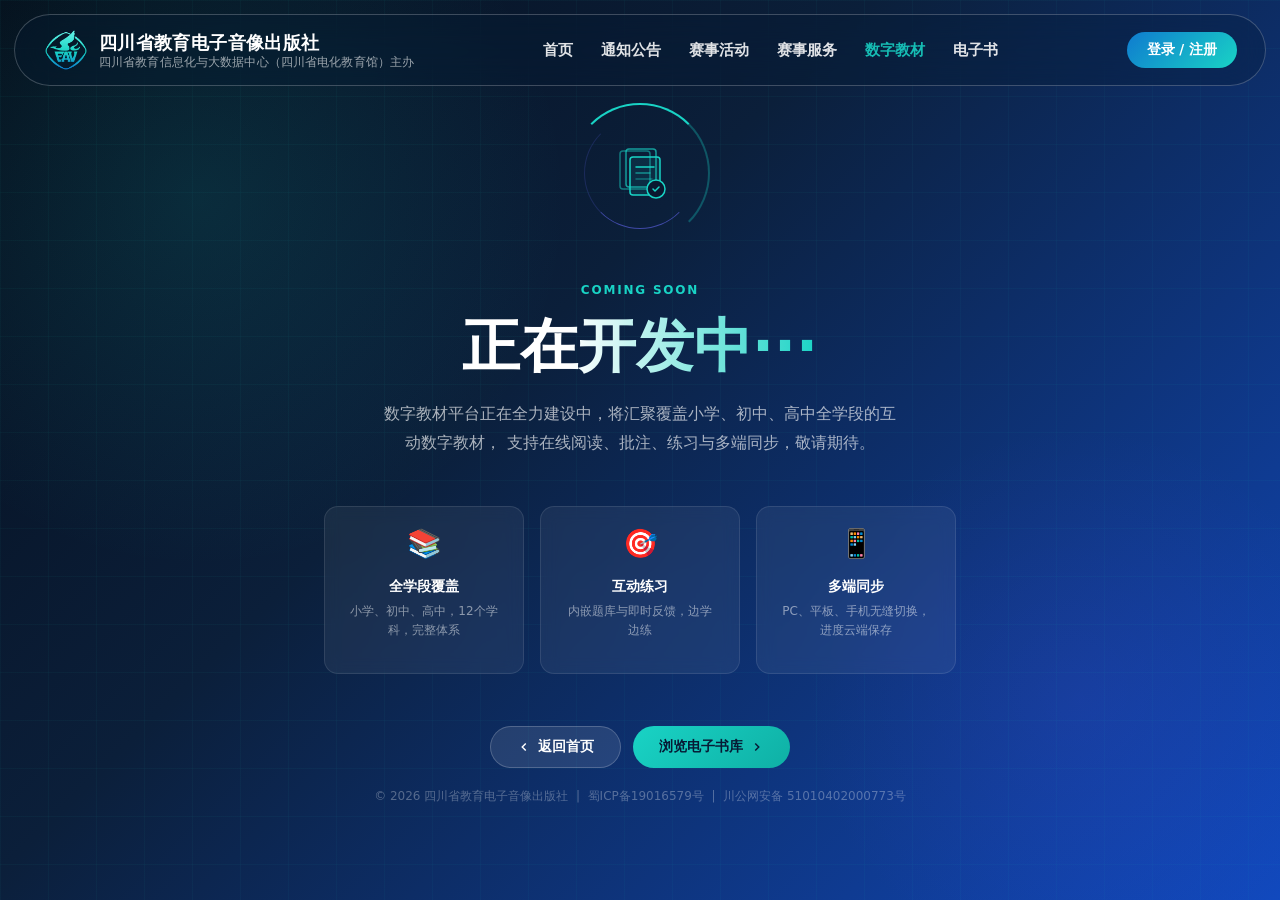
<file: textbooks.html>
<!doctype html>
<html lang="zh-CN">
<head>
  <meta charset="UTF-8" />
  <meta name="viewport" content="width=device-width, initial-scale=1.0" />
  <title>数字教材 | 四川省教育电子音像出版社</title>
  <link rel="stylesheet" href="styles.css" />
  <style>
    .coming-page {
      min-height: 100vh;
      display: flex; flex-direction: column;
      background: linear-gradient(135deg, #050d1a 0%, #0b1f3a 40%, #1149be 100%);
      color: #fff;
      position: relative; overflow: hidden;
    }

    /* 背景装饰 */
    .coming-bg {
      position: absolute; inset: 0; pointer-events: none; z-index: 0;
    }
    .coming-bg::before {
      content: '';
      position: absolute;
      width: 800px; height: 800px;
      border-radius: 50%;
      background: radial-gradient(circle, rgba(25,211,197,.12) 0%, transparent 65%);
      top: -200px; left: -200px;
      animation: bgpulse 8s ease-in-out infinite alternate;
    }
    .coming-bg::after {
      content: '';
      position: absolute;
      width: 600px; height: 600px;
      border-radius: 50%;
      background: radial-gradient(circle, rgba(100,80,255,.1) 0%, transparent 65%);
      bottom: -100px; right: -100px;
      animation: bgpulse 10s ease-in-out infinite alternate-reverse;
    }
    @keyframes bgpulse {
      0%   { transform: scale(1) translate(0,0); }
      100% { transform: scale(1.15) translate(30px, -20px); }
    }

    /* 网格线 */
    .coming-grid {
      position: absolute; inset: 0; z-index: 0; pointer-events: none;
      background-image:
        linear-gradient(rgba(25,211,197,.04) 1px, transparent 1px),
        linear-gradient(90deg, rgba(25,211,197,.04) 1px, transparent 1px);
      background-size: 48px 48px;
    }

    /* 内容区 */
    .coming-inner {
      position: relative; z-index: 1;
      flex: 1;
      display: flex; flex-direction: column;
      align-items: center; justify-content: center;
      text-align: center;
      padding: 100px 24px 60px;
    }

    /* 图标动画 */
    .coming-icon-wrap {
      position: relative;
      width: 140px; height: 140px;
      margin-bottom: 40px;
    }
    /* 外环旋转 */
    .coming-ring {
      position: absolute; inset: 0;
      border-radius: 50%;
      border: 2px solid transparent;
      border-top-color: var(--accent);
      border-right-color: rgba(25,211,197,.3);
      animation: spin 3s linear infinite;
    }
    .coming-ring-2 {
      position: absolute; inset: 14px;
      border-radius: 50%;
      border: 1.5px solid transparent;
      border-bottom-color: rgba(99,102,241,.6);
      border-left-color: rgba(99,102,241,.2);
      animation: spin 5s linear infinite reverse;
    }
    @keyframes spin { to { transform: rotate(360deg); } }

    /* 中心图标 */
    .coming-icon-center {
      position: absolute; inset: 0;
      display: flex; align-items: center; justify-content: center;
    }
    .coming-icon-center svg {
      width: 56px; height: 56px;
      animation: iconpulse 3s ease-in-out infinite;
    }
    @keyframes iconpulse {
      0%,100% { opacity: .9; transform: scale(1); }
      50%      { opacity: 1;  transform: scale(1.08); }
    }
    @keyframes shimmer { to { left: 200%; } }

    /* 标题 */
    .coming-eyebrow {
      font-size: 12px; letter-spacing: .15em; text-transform: uppercase;
      color: var(--accent); font-weight: 700; margin-bottom: 16px;
    }
    .coming-title {
      font-size: clamp(32px, 5vw, 58px);
      font-weight: 900; line-height: 1.15;
      margin-bottom: 20px;
    }
    .coming-title span {
      background: linear-gradient(90deg, #fff 30%, var(--accent));
      -webkit-background-clip: text;
      -webkit-text-fill-color: transparent;
    }
    .coming-desc {
      font-size: 16px; color: rgba(255,255,255,.65);
      line-height: 1.8; max-width: 520px;
      margin-bottom: 48px;
    }

    /* 特性卡片 */
    .coming-features {
      display: flex; gap: 16px; flex-wrap: wrap;
      justify-content: center; margin-bottom: 52px;
      max-width: 720px;
    }
    .coming-feat {
      background: rgba(255,255,255,.06);
      border: 1px solid rgba(255,255,255,.1);
      border-radius: 14px;
      padding: 20px 22px;
      width: 200px;
      backdrop-filter: blur(8px);
      transition: border-color .2s, background .2s;
    }
    .coming-feat:hover {
      border-color: rgba(25,211,197,.4);
      background: rgba(25,211,197,.07);
    }
    .coming-feat-icon {
      font-size: 28px; margin-bottom: 10px;
    }
    .coming-feat h4 {
      font-size: 14px; font-weight: 700;
      color: #fff; margin-bottom: 6px;
    }
    .coming-feat p {
      font-size: 12px; color: rgba(255,255,255,.5);
      line-height: 1.6;
    }

    /* 按钮 */
    .coming-actions {
      display: flex; gap: 12px; flex-wrap: wrap; justify-content: center;
    }
    .coming-btn-back {
      display: inline-flex; align-items: center; gap: 7px;
      padding: 11px 26px; border-radius: 999px;
      background: rgba(255,255,255,.1);
      border: 1.5px solid rgba(255,255,255,.2);
      color: #fff; font-size: 14px; font-weight: 600;
      text-decoration: none; transition: all .18s;
    }
    .coming-btn-back:hover {
      background: rgba(255,255,255,.18);
      border-color: rgba(255,255,255,.4);
    }
    .coming-btn-notify {
      display: inline-flex; align-items: center; gap: 7px;
      padding: 11px 26px; border-radius: 999px;
      background: linear-gradient(135deg, var(--accent), #0fb0a5);
      color: #071a35; font-size: 14px; font-weight: 700;
      text-decoration: none; border: none; cursor: pointer;
      transition: opacity .18s;
    }
    .coming-btn-notify:hover { opacity: .88; }

    /* Footer */
    .coming-footer {
      position: relative; z-index: 1;
      text-align: center;
      padding: 20px 24px 32px;
      font-size: 12px; color: rgba(255,255,255,.3);
    }
  </style>
</head>
<body>

  <!-- ══ 导航 ══ -->
  <header class="site-header" data-header>
    <a class="brand" href="index.html" aria-label="首页">
      <span class="brand-mark"><img src="assets/press-logo-eav.png?v=2" class="brand-logo-img" alt="四川省教育电子音像出版社标志" /></span>
      <div class="brand-name">
        <span class="brand-text">四川省教育电子音像出版社</span>
        <span class="brand-en">四川省教育信息化与大数据中心（四川省电化教育馆）主办</span>
      </div>
    </a>
    <nav class="nav-links" aria-label="主导航">
      <a href="index.html">首页</a>
      <a href="announcements.html">通知公告</a>
      <a href="events.html">赛事活动</a>
      <a href="courses.html">赛事服务</a>
      <a href="textbooks.html" class="nav-active">数字教材</a>
      <a href="ebooks.html">电子书</a>
    </nav>
    <div class="header-actions">
      <button class="btn-login" type="button" data-login-open>登录 / 注册</button>
    
      <button class="nav-mobile-toggle" type="button" data-menu-toggle aria-label="展开菜单"><span></span><span></span><span></span></button>
    </div>
  </header>
  <div class="mobile-menu" data-mobile-menu hidden>
    <nav>
        <a href="index.html" data-menu-close>首页</a>
        <a href="announcements.html" data-menu-close>通知公告</a>
        <a href="events.html" data-menu-close>赛事活动</a>
        <a href="courses.html" data-menu-close>赛事服务</a>
        <a href="textbooks.html" data-menu-close>数字教材</a>
        <a href="ebooks.html" data-menu-close>电子书</a>
    </nav>
    <div class="mobile-menu-footer">
      <button class="btn-login-mobile" type="button" data-login-open>登录 / 注册</button>
    </div>
  </div>

  <!-- ══ 主体 ══ -->
  <main class="coming-page">
    <div class="coming-bg"></div>
    <div class="coming-grid"></div>

    <div class="coming-inner">

      <!-- 动画图标 -->
      <div class="coming-icon-wrap">
        <div class="coming-ring"></div>
        <div class="coming-ring-2"></div>
        <div class="coming-icon-center">
          <svg viewBox="0 0 56 56" fill="none" xmlns="http://www.w3.org/2000/svg">
            <rect x="8" y="6" width="30" height="38" rx="3" stroke="rgba(25,211,197,.5)" stroke-width="1.5"/>
            <rect x="14" y="4" width="30" height="38" rx="3" stroke="rgba(25,211,197,.7)" stroke-width="1.5"/>
            <rect x="18" y="12" width="30" height="38" rx="3" fill="rgba(25,211,197,.08)" stroke="#19d3c5" stroke-width="1.5"/>
            <line x1="24" y1="22" x2="42" y2="22" stroke="#19d3c5" stroke-width="1.5" stroke-linecap="round"/>
            <line x1="24" y1="28" x2="38" y2="28" stroke="rgba(25,211,197,.6)" stroke-width="1.5" stroke-linecap="round"/>
            <line x1="24" y1="34" x2="40" y2="34" stroke="rgba(25,211,197,.4)" stroke-width="1.5" stroke-linecap="round"/>
            <circle cx="44" cy="44" r="9" fill="#0a1830" stroke="#19d3c5" stroke-width="1.5"/>
            <path d="M41 44l2 2 4-4" stroke="#19d3c5" stroke-width="1.5" stroke-linecap="round" stroke-linejoin="round"/>
          </svg>
        </div>
      </div>

      <p class="coming-eyebrow">Coming Soon</p>
      <h1 class="coming-title"><span>正在开发中···</span></h1>
      <p class="coming-desc">
        数字教材平台正在全力建设中，将汇聚覆盖小学、初中、高中全学段的互动数字教材，
        支持在线阅读、批注、练习与多端同步，敬请期待。
      </p>

      <!-- 特性预告 -->
      <div class="coming-features">
        <div class="coming-feat">
          <div class="coming-feat-icon">📚</div>
          <h4>全学段覆盖</h4>
          <p>小学、初中、高中，12个学科，完整体系</p>
        </div>
        <div class="coming-feat">
          <div class="coming-feat-icon">🎯</div>
          <h4>互动练习</h4>
          <p>内嵌题库与即时反馈，边学边练</p>
        </div>
        <div class="coming-feat">
          <div class="coming-feat-icon">📱</div>
          <h4>多端同步</h4>
          <p>PC、平板、手机无缝切换，进度云端保存</p>
        </div>
      </div>

      <!-- 按钮 -->
      <div class="coming-actions">
        <a class="coming-btn-back" href="index.html">
          <svg width="14" height="14" viewBox="0 0 24 24" fill="none" stroke="currentColor" stroke-width="2.5"><polyline points="15 18 9 12 15 6"/></svg>
          返回首页
        </a>
        <a class="coming-btn-notify" href="ebooks.html">
          浏览电子书库
          <svg width="14" height="14" viewBox="0 0 24 24" fill="none" stroke="currentColor" stroke-width="2.5"><polyline points="9 18 15 12 9 6"/></svg>
        </a>
      </div>

    <div class="coming-footer">
      © 2026 四川省教育电子音像出版社 &nbsp;|&nbsp; 蜀ICP备19016579号 &nbsp;|&nbsp; 川公网安备 51010402000773号
    </div>
  </main>

  <script src="script.js"></script>
</body>
</html>
</file>
<file: styles.css>
/* ============================================================
   Design Tokens
   ============================================================ */
:root {
  --primary:   #0a4d8c;
  --primary-dark: #072f5a;
  --secondary: #0f7bcf;
  --accent:    #19d3c5;
  --accent-dark: #0fb0a5;
  --background: #f4f9ff;
  --dark:      #071a35;
  --ink:       #10233f;
  --muted:     #607898;
  --white:     #ffffff;
  --border:    rgba(10, 77, 140, 0.1);
  --glass-bg:  rgba(255, 255, 255, 0.13);
  --glass-border: rgba(255, 255, 255, 0.22);
  --shadow-sm: 0 4px 24px rgba(7, 26, 53, 0.08);
  --shadow-md: 0 16px 50px rgba(7, 26, 53, 0.14);
  --shadow-lg: 0 32px 90px rgba(7, 26, 53, 0.22);
  --radius-sm: 12px;
  --radius-md: 20px;
  --radius-lg: 28px;
}

/* ============================================================
   Reset
   ============================================================ */
*, *::before, *::after { box-sizing: border-box; }

html { scroll-behavior: smooth; overflow-x: hidden; }
body { overflow-x: hidden; }

body {
  margin: 0;
  font-family: "PingFang SC", "Hiragino Sans GB", "Microsoft YaHei",
               "Source Han Sans SC", system-ui, Arial, sans-serif;
  color: var(--ink);
  background: var(--background);
  -webkit-font-smoothing: antialiased;
}

img { display: block; width: 100%; height: 100%; object-fit: cover; }
a { color: inherit; text-decoration: none; }
button, input { font: inherit; }
h1, h2, h3, p { margin-top: 0; }
ul { margin: 0; padding: 0; list-style: none; }

/* ============================================================
   Layout Helpers
   ============================================================ */
.section-light,
.section-dark,
.section-product,
.section-cap {
  position: relative;
  overflow: hidden;
}

.section-light,
.section-product { padding: 100px max(24px, calc((100vw - 1240px) / 2)); }
.section-dark { padding: 100px max(24px, calc((100vw - 1240px) / 2)); }

.section-heading { margin-bottom: 52px; }
.section-heading .eyebrow { margin-bottom: 10px; }
.section-heading h2 {
  margin-bottom: 14px;
  font-size: clamp(30px, 3.8vw, 52px);
  font-weight: 900;
  line-height: 1.1;
}
.section-light .section-heading h2,
.section-product .section-heading h2,
.section-cap .section-heading h2 { color: var(--dark); }
.section-dark .section-heading h2 { color: var(--white); }
.section-dark .section-heading p { color: rgba(255,255,255,0.72); }

.section-heading > p:not(.eyebrow) {
  max-width: 720px;
  color: var(--muted);
  font-size: 17px;
  line-height: 1.85;
  margin-bottom: 0;
}

.eyebrow {
  margin: 0 0 10px;
  color: var(--accent-dark);
  font-size: 12px;
  font-weight: 800;
  letter-spacing: .1em;
  text-transform: uppercase;
}

/* ============================================================
   Buttons
   ============================================================ */
.btn {
  display: inline-flex;
  align-items: center;
  justify-content: center;
  gap: 6px;
  min-height: 48px;
  padding: 0 24px;
  border-radius: 999px;
  font-size: 15px;
  font-weight: 700;
  transition: transform .22s ease, box-shadow .22s ease, background .22s ease;
  cursor: pointer;
  border: none;
}
.btn:hover { transform: translateY(-2px); }

.btn-white {
  color: var(--dark);
  background: var(--white);
  box-shadow: 0 12px 36px rgba(255,255,255,.28);
}
.btn-white:hover { box-shadow: 0 18px 50px rgba(255,255,255,.38); }

.btn-glass {
  color: var(--white);
  background: rgba(255,255,255,.14);
  border: 1px solid var(--glass-border);
  backdrop-filter: blur(14px);
}

.btn-accent {
  color: var(--dark);
  background: var(--accent);
  box-shadow: 0 10px 30px rgba(25,211,197,.35);
}
.btn-accent:hover { background: var(--accent-dark); }

.btn-accent-sm {
  display: inline-flex;
  align-items: center;
  min-height: 38px;
  padding: 0 18px;
  border-radius: 999px;
  color: var(--dark);
  background: var(--accent);
  font-size: 13px;
  font-weight: 700;
  transition: background .2s;
}
.btn-accent-sm:hover { background: var(--accent-dark); }

.btn-outline-sm {
  display: inline-flex;
  align-items: center;
  min-height: 38px;
  padding: 0 18px;
  border-radius: 999px;
  color: var(--white);
  border: 1px solid rgba(255,255,255,.4);
  background: transparent;
  font-size: 13px;
  font-weight: 700;
  transition: background .2s;
}
.btn-outline-sm:hover { background: rgba(255,255,255,.12); }

.btn-glass-sm {
  display: inline-flex;
  align-items: center;
  min-height: 36px;
  padding: 0 16px;
  border-radius: 999px;
  color: var(--white);
  border: 1px solid rgba(255,255,255,.28);
  background: rgba(255,255,255,.1);
  font-size: 13px;
  font-weight: 700;
  backdrop-filter: blur(10px);
  transition: background .2s;
}
.btn-glass-sm:hover { background: rgba(255,255,255,.2); }

/* ─── Login button ─── */
.btn-login {
  padding: 9px 20px;
  border-radius: 999px;
  color: var(--white);
  background: linear-gradient(135deg, var(--secondary), var(--accent));
  font-size: 13.5px;
  font-weight: 700;
  border: none;
  cursor: pointer;
  transition: opacity .2s, transform .2s;
  white-space: nowrap;
}
.btn-login:hover { opacity: .88; transform: translateY(-1px); }
.site-header.is-scrolled .btn-login { /* same gradient fine on white bg */ }

/* ─── User menu (logged-in state) ─── */
.user-menu { position: relative; }

.user-name { display: none; }
.user-avatar-btn > svg { display: none; }
.user-avatar-btn {
  display: flex;
  align-items: center;
  gap: 0;
  padding: 4px;
  border-radius: 999px;
  border: 1px solid rgba(255,255,255,.28);
  background: rgba(255,255,255,.12);
  color: var(--white);
  font-size: 13.5px;
  font-weight: 700;
  cursor: pointer;
  backdrop-filter: blur(10px);
  transition: background .2s;
}
.user-avatar-btn:hover { background: rgba(255,255,255,.22); }
.site-header.is-scrolled .user-avatar-btn {
  border-color: rgba(10,77,140,.18);
  background: rgba(10,77,140,.06);
  color: var(--dark);
}

.user-avatar {
  display: grid;
  width: 28px;
  height: 28px;
  place-items: center;
  border-radius: 50%;
  background: linear-gradient(135deg, var(--secondary), var(--accent));
  color: var(--white);
  font-size: 12px;
  font-weight: 800;
  flex-shrink: 0;
}

.user-dropdown {
  position: absolute;
  top: calc(100% + 10px);
  right: 0;
  min-width: 168px;
  padding: 6px;
  border-radius: var(--radius-sm);
  background: var(--white);
  border: 1px solid var(--border);
  box-shadow: var(--shadow-md);
  z-index: 60;
}

.user-dropdown a,
.user-dropdown button {
  display: flex;
  align-items: center;
  gap: 9px;
  width: 100%;
  padding: 10px 12px;
  border-radius: 8px;
  color: var(--ink);
  font-size: 13.5px;
  font-weight: 600;
  background: transparent;
  border: none;
  cursor: pointer;
  text-align: left;
  transition: background .18s, color .18s;
}
.user-dropdown a:hover,
.user-dropdown button:hover {
  background: var(--background);
  color: var(--secondary);
}
.user-dropdown hr {
  margin: 4px 0;
  border: none;
  border-top: 1px solid var(--border);
}

/* ─── Login Modal ─── */
.login-modal {
  position: fixed;
  inset: 0;
  z-index: 100;
  display: grid;
  place-items: center;
  padding: 20px;
  background: rgba(7,26,53,.6);
  backdrop-filter: blur(14px);
}
.login-modal[hidden] { display: none; }

.login-card {
  position: relative;
  width: min(440px, 100%);
  padding: 36px 34px 30px;
  border-radius: var(--radius-lg);
  background: var(--white);
  box-shadow: var(--shadow-lg);
}

.login-close {
  position: absolute;
  top: 16px;
  right: 16px;
  display: grid;
  width: 32px;
  height: 32px;
  place-items: center;
  border-radius: 50%;
  border: none;
  background: var(--background);
  color: var(--muted);
  cursor: pointer;
  transition: background .18s, color .18s;
}
.login-close:hover { background: #e2eaf4; color: var(--dark); }

.login-logo {
  display: flex;
  align-items: center;
  gap: 9px;
  margin-bottom: 22px;
  color: var(--dark);
  font-size: 15px;
  font-weight: 800;
}

.login-card h2 {
  color: var(--dark);
  font-size: 26px;
  font-weight: 900;
  margin-bottom: 4px;
}
.login-sub {
  color: var(--muted);
  font-size: 14px;
  margin-bottom: 22px;
}

.login-tabs {
  display: flex;
  gap: 0;
  margin-bottom: 22px;
  border-bottom: 2px solid var(--border);
}
.login-tab {
  padding: 9px 16px;
  border: none;
  background: transparent;
  color: var(--muted);
  font-size: 14px;
  font-weight: 700;
  cursor: pointer;
  border-bottom: 2px solid transparent;
  margin-bottom: -2px;
  transition: color .18s, border-color .18s;
}
.login-tab.active {
  color: var(--secondary);
  border-color: var(--secondary);
}

.login-pane { display: flex; flex-direction: column; gap: 16px; }
.login-pane[hidden] { display: none; }

.input-group { display: flex; flex-direction: column; gap: 6px; }
.input-group label {
  font-size: 13px;
  font-weight: 700;
  color: var(--ink);
}
.input-group input {
  height: 48px;
  border: 1.5px solid var(--border);
  border-radius: var(--radius-sm);
  padding: 0 14px;
  font-size: 14px;
  color: var(--ink);
  background: var(--background);
  outline: none;
  transition: border-color .18s, box-shadow .18s;
}
.input-group input:focus {
  border-color: var(--secondary);
  box-shadow: 0 0 0 3px rgba(15,123,207,.12);
  background: var(--white);
}

.code-row {
  display: grid;
  grid-template-columns: 1fr auto;
  gap: 10px;
}
.btn-send-code {
  height: 48px;
  padding: 0 16px;
  border-radius: var(--radius-sm);
  border: 1.5px solid var(--secondary);
  background: transparent;
  color: var(--secondary);
  font-size: 13px;
  font-weight: 700;
  cursor: pointer;
  white-space: nowrap;
  transition: background .2s, color .2s;
}
.btn-send-code:hover { background: var(--secondary); color: var(--white); }
.btn-send-code:disabled { border-color: var(--muted); color: var(--muted); cursor: default; }

.btn-login-submit {
  width: 100%;
  height: 50px;
  margin-top: 22px;
  border: none;
  border-radius: var(--radius-sm);
  background: linear-gradient(135deg, var(--secondary), var(--accent));
  color: var(--white);
  font-size: 16px;
  font-weight: 800;
  cursor: pointer;
  letter-spacing: .06em;
  transition: opacity .2s, transform .2s;
  box-shadow: 0 10px 28px rgba(15,123,207,.28);
}
.btn-login-submit:hover { opacity: .9; transform: translateY(-1px); }

.login-agree {
  margin-top: 14px;
  text-align: center;
  font-size: 12px;
  color: var(--muted);
}
.login-agree a { color: var(--secondary); font-weight: 600; }

/* nav active state */
.nav-links a.nav-active {
  color: var(--accent);
  font-weight: 800;
}
.site-header.is-scrolled .nav-links a.nav-active { color: var(--secondary); }

/* mobile login btn */
.mobile-menu-footer {
  margin-top: 28px;
  padding-top: 20px;
  border-top: 1px solid rgba(255,255,255,.1);
}
.btn-login-mobile {
  width: 100%;
  height: 52px;
  border-radius: 999px;
  border: none;
  background: linear-gradient(135deg, var(--secondary), var(--accent));
  color: var(--white);
  font-size: 16px;
  font-weight: 800;
  cursor: pointer;
}

.announcements-page {
  min-height: 100vh;
  background: #f5faff;
}

.announcements-hero {
  position: relative;
  overflow: hidden;
  padding: 104px max(24px, calc((100vw - 1220px) / 2)) 74px;
  color: #fff;
  background:
    radial-gradient(circle at 18% 20%, rgba(25, 211, 197, 0.18), transparent 28%),
    linear-gradient(135deg, #071a35 0%, #0a2348 48%, #123a75 100%);
}

.announcements-hero-inner {
  position: relative;
  z-index: 1;
  max-width: 820px;
  margin-top: 42px;
}

.announcements-hero h1 {
  margin: 0 0 18px;
  font-size: clamp(46px, 7vw, 88px);
  line-height: 1;
  font-weight: 900;
}

.announcements-hero p:not(.eyebrow) {
  max-width: 680px;
  color: rgba(255,255,255,.74);
  font-size: 21px;
  line-height: 1.8;
}

.notice-search {
  display: flex;
  width: min(720px, 100%);
  min-height: 58px;
  margin-top: 30px;
  overflow: hidden;
  border: 1px solid rgba(255,255,255,.22);
  border-radius: 999px;
  background: rgba(255,255,255,.12);
  backdrop-filter: blur(16px);
}

.notice-search input {
  min-width: 0;
  flex: 1;
  border: 0;
  padding: 0 22px;
  color: #fff;
  background: transparent;
  outline: 0;
}

.notice-search input::placeholder {
  color: rgba(255,255,255,.62);
}

.notice-search button {
  border: 0;
  padding: 0 28px;
  color: #071a35;
  background: #fff;
  font-weight: 900;
  cursor: pointer;
}

.notice-list-section {
  padding: 42px max(24px, calc((100vw - 1220px) / 2)) 96px;
}

.notice-filter-tabs {
  display: flex;
  flex-wrap: wrap;
  gap: 12px;
  margin-bottom: 26px;
}

.notice-filter-tabs button {
  border: 1px solid rgba(10, 77, 140, .12);
  border-radius: 999px;
  padding: 12px 18px;
  color: #0a4d8c;
  background: #fff;
  font-weight: 800;
  cursor: pointer;
}

.notice-filter-tabs button.active {
  color: #fff;
  background: linear-gradient(135deg, #0f7bcf, #19d3c5);
  box-shadow: 0 16px 40px rgba(15,123,207,.2);
}

.notice-layout {
  display: grid;
  grid-template-columns: minmax(0, 1fr) 340px;
  gap: 24px;
  align-items: start;
}

.notice-list {
  display: grid;
  gap: 16px;
}

.notice-item {
  display: grid;
  grid-template-columns: 74px minmax(0, 1fr);
  gap: 18px;
  padding: 24px;
  border: 1px solid rgba(10, 77, 140, .1);
  border-radius: 18px;
  background: rgba(255,255,255,.88);
  box-shadow: 0 18px 55px rgba(7,26,53,.08);
  transition: transform .24s ease, box-shadow .24s ease;
}

.notice-item:hover {
  transform: translateY(-4px);
  box-shadow: 0 24px 70px rgba(7,26,53,.13);
}

.notice-tag {
  display: grid;
  width: 58px;
  height: 58px;
  place-items: center;
  border-radius: 18px;
  color: #0a4d8c;
  background: #e8f6ff;
  font-size: 13px;
  font-weight: 900;
}

.notice-item.important .notice-tag {
  color: #071a35;
  background: linear-gradient(135deg, #19d3c5, #ffffff);
}

.notice-item h2 {
  margin-bottom: 9px;
  color: #071a35;
  font-size: clamp(20px, 2.3vw, 28px);
  line-height: 1.32;
}

.notice-item p {
  margin-bottom: 14px;
  color: #6c7f99;
  line-height: 1.75;
}

.notice-item time {
  color: #0f7bcf;
  font-weight: 800;
}

.notice-side {
  position: sticky;
  top: 104px;
  display: grid;
  gap: 16px;
}

.notice-side-card {
  padding: 24px;
  border: 1px solid rgba(10, 77, 140, .1);
  border-radius: 18px;
  background: #fff;
  box-shadow: 0 18px 55px rgba(7,26,53,.08);
}

.notice-side-card.glass {
  color: #fff;
  background:
    linear-gradient(145deg, rgba(7,26,53,.9), rgba(10,77,140,.82)),
    url("assets/digital-resource-ecosystem.png") center / cover;
}

.notice-side-card h2 {
  margin-bottom: 18px;
  color: inherit;
  font-size: 24px;
}

.notice-side-card a {
  display: block;
  padding: 14px 0;
  border-top: 1px solid rgba(10, 77, 140, .1);
  color: #10233f;
  font-weight: 800;
  line-height: 1.55;
}

.notice-side-card p {
  color: rgba(255,255,255,.74);
  line-height: 1.75;
}

/* ============================================================
   Header – 悬浮胶囊
   ============================================================ */
.site-header {
  position: fixed;
  top: 14px;
  left: 50%;
  z-index: 50;
  width: min(1280px, calc(100% - 28px));
  height: 72px;
  display: flex;
  align-items: center;
  justify-content: space-between;
  gap: 16px;
  padding: 0 28px;
  color: var(--white);
  border: 1px solid var(--glass-border);
  border-radius: 999px;
  background: rgba(7, 26, 53, 0.28);
  backdrop-filter: blur(22px);
  transform: translateX(-50%);
  transition: background .35s ease, color .35s ease, box-shadow .35s ease;
}

.site-header.is-scrolled {
  color: var(--dark);
  background: rgba(255, 255, 255, 0.88);
  box-shadow: var(--shadow-md);
}

.brand {
  display: inline-flex;
  flex-direction: row;
  align-items: center;
  gap: 10px;
  white-space: nowrap;
  text-decoration: none;
  min-width: 0;
  overflow: hidden;
}
.brand-mark {
  display: flex;
  flex-shrink: 0;
  align-items: center;
  color: var(--white);
  justify-content: center;
  width: 46px;
  height: 46px;
  overflow: hidden;
  border: 0;
  border-radius: 0;
  background: transparent;
  box-shadow: none;
}
.brand-logo-img {
  width: 42px;
  height: 42px;
  display: block;
  object-fit: contain;
  filter: none;
  transition: filter .35s;
}
.site-header.is-scrolled .brand-logo-img {
  filter: none;
}
.footer .brand-logo-img {
  filter: none;
  width: 36px;
  height: 36px;
}
.site-header.is-scrolled .brand-text {
  color: var(--dark);
}
.site-header.is-scrolled .brand-en {
  color: rgba(10,77,140,.6);
}
.brand-name {
  display: flex;
  flex-direction: column;
  gap: 2px;
}
.brand-text {
  font-weight: 800;
  font-size: 18px;
  line-height: 1.2;
  color: #fff;
  letter-spacing: .02em;
  transition: color .35s;
}
.brand-en {
  font-size: 12px;
  font-weight: 400;
  color: rgba(255,255,255,.6);
  letter-spacing: .01em;
  line-height: 1;
  transition: color .35s;
}

.brand-mark {
  display: flex;
  flex-shrink: 0;
  align-items: center;
  color: var(--white);
  filter: none;
}

.nav-links {
  display: flex;
  gap: 28px;
  font-size: 15px;
  font-weight: 600;
  white-space: nowrap;
}

.nav-links a {
  opacity: .88;
  transition: opacity .18s;
}
.nav-links a:hover { opacity: 1; }

.header-actions {
  display: flex;
  align-items: center;
  gap: 8px;
  flex-shrink: 0;
}

.nav-mobile-toggle {
  display: none;
  flex-direction: column;
  justify-content: center;
  gap: 5px;
  width: 36px;
  height: 36px;
  border: none;
  background: transparent;
  cursor: pointer;
  padding: 4px;
  color: inherit;
}
.nav-mobile-toggle span {
  display: block;
  height: 2px;
  background: currentColor;
  border-radius: 2px;
  transition: transform .25s;
}

/* Mobile Menu */
.mobile-menu {
  position: fixed;
  inset: 0;
  z-index: 40;
  background: rgba(7, 26, 53, 0.97);
  backdrop-filter: blur(20px);
  padding: 100px 28px 40px;
  display: flex;
  flex-direction: column;
}
.mobile-menu[hidden] { display: none; }
.mobile-menu nav {
  display: flex;
  flex-direction: column;
  gap: 4px;
}
.mobile-menu nav a {
  padding: 16px 0;
  color: rgba(255,255,255,.88);
  font-size: 22px;
  font-weight: 700;
  border-bottom: 1px solid rgba(255,255,255,.1);
  transition: color .18s;
}
.mobile-menu nav a:hover { color: var(--accent); }

/* ============================================================
   Hero
   ============================================================ */

/* ── 极光浮动色块 ── */
.hero-aurora {
  position: absolute;
  inset: 0;
  overflow: hidden;
  pointer-events: none;
  z-index: 0;
}
.aurora-blob {
  position: absolute;
  border-radius: 50%;
  filter: blur(72px);
  will-change: transform;
}
.aurora-blob--1 {
  width: 520px; height: 520px;
  background: radial-gradient(circle, rgba(25,211,197,.32) 0%, transparent 70%);
  top: -140px; left: -80px;
  animation: aurora1 18s ease-in-out infinite alternate;
}
.aurora-blob--2 {
  width: 600px; height: 600px;
  background: radial-gradient(circle, rgba(100,80,255,.28) 0%, transparent 70%);
  top: -180px; right: -120px;
  animation: aurora2 22s ease-in-out infinite alternate;
}
.aurora-blob--3 {
  width: 440px; height: 440px;
  background: radial-gradient(circle, rgba(30,140,255,.25) 0%, transparent 70%);
  bottom: -80px; left: 25%;
  animation: aurora3 16s ease-in-out infinite alternate;
}
.aurora-blob--4 {
  width: 360px; height: 360px;
  background: radial-gradient(circle, rgba(255,180,50,.14) 0%, transparent 70%);
  bottom: 10%; right: 15%;
  animation: aurora1 20s ease-in-out infinite alternate-reverse;
}
@keyframes aurora1 {
  0%   { transform: translate(0,0)    scale(1); }
  40%  { transform: translate(60px,-40px) scale(1.12); }
  100% { transform: translate(30px, 50px) scale(0.92); }
}
@keyframes aurora2 {
  0%   { transform: translate(0,0)     scale(1); }
  35%  { transform: translate(-50px,60px)  scale(1.08); }
  100% { transform: translate(40px,-30px)  scale(1.15); }
}
@keyframes aurora3 {
  0%   { transform: translate(0,0)     scale(1); }
  50%  { transform: translate(-40px,-50px) scale(1.1); }
  100% { transform: translate(50px, 30px)  scale(0.95); }
}

/* ── Canvas 粒子网络 ── */
.hero-canvas {
  position: absolute;
  inset: 0;
  width: 100%;
  height: 100%;
  pointer-events: none;
  z-index: 1;
  opacity: .32;
}

.hero {
  min-height: 100vh;
  display: grid;
  grid-template-columns: 1fr minmax(400px, 0.95fr);
  align-items: center;
  gap: 52px;
  padding: 130px max(28px, calc((100vw - 1240px) / 2)) 80px;
  color: var(--white);
  position: relative;
  background:
    linear-gradient(90deg, rgba(7, 26, 53, 0.38) 0%, rgba(7, 26, 53, 0.20) 34%, rgba(7, 26, 53, 0.03) 66%, rgba(7, 26, 53, 0) 100%),
    radial-gradient(ellipse at 22% 18%, rgba(245, 250, 255, 0.28) 0%, transparent 36%),
    radial-gradient(ellipse at 14% 30%, rgba(25, 211, 197, 0.40) 0%, transparent 44%),
    radial-gradient(ellipse at 72% 16%, rgba(255, 255, 255, 0.48) 0%, transparent 40%),
    url("assets/home-hero-banner-no-people.png") center / cover no-repeat,
    linear-gradient(135deg, #0a4d8c 0%, #0f7bcf 52%, #dff9ff 100%);
  overflow: hidden;
}

.hero-bg {
  position: absolute;
  inset: 0;
  pointer-events: none;
  background:
    linear-gradient(rgba(25,211,197,.10) 1px, transparent 1px),
    linear-gradient(90deg, rgba(25,211,197,.10) 1px, transparent 1px),
    linear-gradient(rgba(25,211,197,.04) 1px, transparent 1px),
    linear-gradient(90deg, rgba(25,211,197,.04) 1px, transparent 1px);
  background-size: 40px 40px, 40px 40px, 8px 8px, 8px 8px;
  mask-image: linear-gradient(135deg, rgba(0,0,0,0.9) 0%, rgba(0,0,0,0.55) 50%, rgba(0,0,0,0.15) 100%);
  animation: drift 28s ease-in-out infinite alternate;
  opacity: .24;
}

.hero-particles {
  position: absolute;
  inset: 0;
  pointer-events: none;
  background-image:
    radial-gradient(circle, rgba(25,211,197,.95) 1.5px, transparent 2px),
    radial-gradient(circle, rgba(255,255,255,.80) 1px,   transparent 1.5px),
    radial-gradient(circle, rgba(99,179,237,.80) 1px,   transparent 1.5px);
  background-position: 0 0, 44px 70px, 88px 30px;
  background-size: 110px 110px, 85px 85px, 155px 155px;
  mask-image: linear-gradient(120deg, rgba(0,0,0,0.9) 0%, rgba(0,0,0,0.6) 40%, rgba(0,0,0,0.1) 75%);
  opacity: .28;
}

.hero-scanline {
  position: absolute;
  inset: 0;
  pointer-events: none;
  z-index: 1;
  background: linear-gradient(
    transparent 0%,
    transparent 49%,
    rgba(25, 211, 197, 0.04) 50%,
    transparent 51%
  );
  background-size: 100% 6px;
  animation: scanMove 10s linear infinite;
}

.hero-circuit {
  position: absolute;
  inset: 0;
  pointer-events: none;
  z-index: 1;
  opacity: 0.46;
}

.hero-content {
  position: relative;
  z-index: 3;
  max-width: 620px;
}


/* 出版社大标题 */
.hero-press-name {
  font-size: clamp(22px, 2.8vw, 38px);
  font-weight: 900;
  letter-spacing: .18em;
  color: #fff;
  margin-bottom: 20px;
  text-shadow: 0 0 40px rgba(25,211,197,.35), 0 2px 8px rgba(0,0,0,.4);
  position: relative;
  display: inline-block;
}
.hero-press-name::after {
  content: '';
  display: block;
  margin-top: 8px;
  height: 3px;
  width: 60%;
  border-radius: 2px;
  background: linear-gradient(90deg, var(--accent), transparent);
}

/* Neon eyebrow pill in hero */
.hero-content .eyebrow {
  display: inline-flex;
  align-items: center;
  gap: 7px;
  padding: 7px 18px;
  border-radius: 999px;
  border: 1px solid rgba(25,211,197,.45);
  background: rgba(25,211,197,.08);
  color: #5ef0e8;
  font-size: 14px;
  letter-spacing: .1em;
  box-shadow: 0 0 16px rgba(25,211,197,.2), inset 0 0 10px rgba(25,211,197,.05);
}
.hero-content .eyebrow::before {
  content: '';
  display: inline-block;
  width: 6px;
  height: 6px;
  border-radius: 50%;
  background: #19d3c5;
  box-shadow: 0 0 8px 2px rgba(25,211,197,.8);
  animation: nodeGlow 2s ease-in-out infinite;
}

.hero-taglines {
  margin-bottom: 20px;
}
.hero-taglines p {
  font-size: clamp(28px, 3.6vw, 52px);
  font-weight: 900;
  line-height: 1.25;
  letter-spacing: -.01em;
  white-space: nowrap;
  color: #fff;
  margin-bottom: 6px;
  text-shadow:
    0 0 40px rgba(25, 211, 197, 0.35),
    0 0 80px rgba(25, 211, 197, 0.15),
    0 2px 12px rgba(0,0,0,0.6);
}
.hero-taglines p:last-child { margin-bottom: 0; }

.hero-copy {
  max-width: 580px;
  color: rgba(255,255,255,.68);
  font-size: 18px;
  line-height: 1.85;
  margin-bottom: 0;
}

.hero-btns {
  display: flex;
  flex-wrap: wrap;
  gap: 12px;
  margin-bottom: 32px;
}

/* Hero competition card */
.hero-event-card {
  display: flex;
  align-items: stretch;
  gap: 0;
  max-width: 560px;
  border-radius: var(--radius-md);
  background: rgba(255,255,255,.1);
  border: 1px solid rgba(255,255,255,.22);
  backdrop-filter: blur(18px);
  overflow: hidden;
}

.hero-event-badge {
  writing-mode: vertical-rl;
  text-orientation: mixed;
  display: flex;
  align-items: center;
  justify-content: center;
  width: 34px;
  flex-shrink: 0;
  background: linear-gradient(180deg, var(--secondary), var(--accent));
  color: var(--white);
  font-size: 11px;
  font-weight: 800;
  letter-spacing: .06em;
}

.hero-event-body { padding: 20px 22px; }

.hero-event-title {
  margin-bottom: 8px;
  color: var(--white);
  font-size: 16px;
  font-weight: 800;
  line-height: 1.45;
}

.hero-event-desc {
  margin-bottom: 16px;
  color: rgba(255,255,255,.7);
  font-size: 13px;
  line-height: 1.7;
}

.hero-event-btns {
  display: flex;
  gap: 10px;
}

/* ─── Hero Carousel ─── */
.hero-carousel {
  position: relative;
  z-index: 2;
  height: min(68vh, 680px);
  min-height: 460px;
  border-radius: var(--radius-lg);
  overflow: hidden;
  box-shadow: var(--shadow-lg);
}

.carousel-track {
  display: flex;
  height: 100%;
  transition: transform .55s cubic-bezier(.4,0,.2,1);
  will-change: transform;
}

.carousel-slide {
  position: relative;
  flex: 0 0 100%;
  height: 100%;
  overflow: hidden;
}

/* SVG background fills the slide */
.slide-bg {
  position: absolute;
  inset: 0;
}
.slide-bg svg {
  width: 100%;
  height: 100%;
}

.slide--ocean .slide-bg,
.slide--art .slide-bg {
  background-position: center;
  background-size: cover;
  background-repeat: no-repeat;
}

.slide--ocean .slide-bg {
  background-image: url("assets/carousel-sci-fi-competition.png");
}

.slide--art .slide-bg {
  background-image: url("assets/carousel-art-calligraphy.png");
}

.slide--ocean .slide-bg svg,
.slide--art .slide-bg svg {
  display: none;
}

.slide--ocean .slide-bg::after,
.slide--art .slide-bg::after {
  content: "";
  position: absolute;
  inset: 0;
  background:
    linear-gradient(180deg, rgba(7,26,53,0) 0%, rgba(7,26,53,.08) 52%, rgba(7,26,53,.32) 100%),
    linear-gradient(90deg, rgba(7,26,53,.16) 0%, transparent 50%);
}

/* Slide content overlay */
.slide-content {
  position: absolute;
  inset: auto 0 0 0;
  z-index: 2;
  padding: 32px 32px 28px;
  background: linear-gradient(0deg, rgba(5,20,60,.50) 0%, rgba(5,20,60,.22) 58%, transparent 100%);
  color: var(--white);
  text-shadow: 0 2px 18px rgba(3, 12, 34, .55);
}

.slide-badge {
  display: inline-block;
  padding: 4px 14px;
  border-radius: 999px;
  font-size: 11.5px;
  font-weight: 800;
  letter-spacing: .07em;
  margin-bottom: 12px;
}
.slide-badge--cyan   { background: rgba(25,211,197,.22); color: var(--accent); border: 1px solid rgba(25,211,197,.35); }
.slide-badge--gold   { background: rgba(255,209,102,.2); color: #ffd166;        border: 1px solid rgba(255,209,102,.35); }
.slide-badge--purple { background: rgba(167,139,250,.2); color: #c4b5fd;        border: 1px solid rgba(167,139,250,.35); }

.slide-content h2 {
  font-size: clamp(20px, 2.8vw, 32px);
  font-weight: 900;
  line-height: 1.25;
  margin-bottom: 10px;
}

.slide-content p {
  font-size: 14px;
  line-height: 1.7;
  color: rgba(255,255,255,.76);
  margin-bottom: 14px;
}

.slide-stats {
  display: flex;
  gap: 18px;
  margin-bottom: 18px;
}
.slide-stats span {
  font-size: 13px;
  color: rgba(255,255,255,.7);
}
.slide-stats b {
  color: var(--white);
  font-weight: 800;
  margin-right: 2px;
}

.slide-btns { display: flex; gap: 10px; flex-wrap: wrap; }

.slide-btn-main {
  display: inline-flex;
  align-items: center;
  min-height: 38px;
  padding: 0 20px;
  border-radius: 999px;
  background: var(--accent);
  color: var(--dark);
  font-size: 13.5px;
  font-weight: 800;
  transition: background .2s, transform .2s;
}
.slide-btn-main:hover { background: var(--accent-dark); transform: translateY(-1px); }
.slide-btn-main--gold   { background: #ffd166; color: #1a0000; }
.slide-btn-main--gold:hover { background: #f0b429; }
.slide-btn-main--purple { background: #a78bfa; color: #1a0040; }
.slide-btn-main--purple:hover { background: #8b5cf6; }

.slide-btn-ghost {
  display: inline-flex;
  align-items: center;
  min-height: 38px;
  padding: 0 18px;
  border-radius: 999px;
  color: rgba(255,255,255,.82);
  border: 1px solid rgba(255,255,255,.28);
  background: transparent;
  font-size: 13.5px;
  font-weight: 700;
  backdrop-filter: blur(8px);
  transition: background .2s;
}
.slide-btn-ghost:hover { background: rgba(255,255,255,.12); }

/* Arrows */
.carousel-arrow {
  position: absolute;
  top: 50%;
  transform: translateY(-50%);
  z-index: 5;
  display: grid;
  width: 40px;
  height: 40px;
  place-items: center;
  border-radius: 50%;
  border: 1px solid rgba(255,255,255,.28);
  background: rgba(7,26,53,.45);
  color: var(--white);
  cursor: pointer;
  backdrop-filter: blur(10px);
  transition: background .2s, transform .2s;
}
.carousel-arrow:hover {
  background: rgba(7,26,53,.72);
  transform: translateY(-50%) scale(1.08);
}
.carousel-arrow--prev { left: 14px; }
.carousel-arrow--next { right: 14px; }

/* Dots */
.carousel-dots {
  position: absolute;
  bottom: 14px;
  right: 18px;
  z-index: 5;
  display: flex;
  gap: 8px;
  align-items: center;
}

.carousel-dot {
  width: 8px;
  height: 8px;
  border-radius: 50%;
  border: none;
  background: rgba(255,255,255,.4);
  cursor: pointer;
  transition: background .25s, transform .25s, width .25s;
  padding: 0;
}
.carousel-dot.active {
  background: var(--white);
  width: 22px;
  border-radius: 4px;
}

/* ============================================================
   Ticker
   ============================================================ */
.ticker {
  display: flex;
  align-items: center;
  gap: 16px;
  padding: 14px max(24px, calc((100vw - 1240px) / 2));
  overflow: hidden;
  background: var(--white);
  border-bottom: 1px solid var(--border);
  border-top: 1px solid var(--border);
}

.ticker-label {
  flex: 0 0 auto;
  padding: 7px 15px;
  border-radius: 999px;
  color: var(--white);
  background: linear-gradient(135deg, var(--secondary), var(--accent));
  font-size: 12.5px;
  font-weight: 800;
}

.ticker-track { min-width: 0; overflow: hidden; }

.ticker-line {
  display: flex;
  align-items: center;
  width: max-content;
  gap: 24px;
  animation: marquee 38s linear infinite;
}
.ticker-line:hover { animation-play-state: paused; }

.ticker-line a {
  color: var(--ink);
  font-size: 15px;
  font-weight: 600;
  white-space: nowrap;
  transition: color .18s;
}
.ticker-line a:hover { color: var(--secondary); }

.ticker-line span {
  color: var(--accent-dark);
  font-weight: 900;
}

/* ============================================================
   Business – 核心业务
   ============================================================ */
.business { background: var(--background); }

.biz-grid {
  display: grid;
  grid-template-columns: repeat(4, 1fr);
  gap: 22px;
}

.biz-card {
  position: relative;
  display: flex;
  flex-direction: column;
  padding: 26px;
  border-radius: var(--radius-md);
  background: var(--white);
  border: 1px solid var(--border);
  box-shadow: var(--shadow-sm);
  transition: transform .28s ease, box-shadow .28s ease;
  overflow: hidden;
}

.biz-card:hover {
  transform: translateY(-6px);
  box-shadow: var(--shadow-md);
}

.biz-card::before {
  content: "";
  position: absolute;
  top: 0; left: 0; right: 0;
  height: 3px;
  background: linear-gradient(90deg, var(--secondary), var(--accent));
  opacity: 0;
  transition: opacity .28s;
}
.biz-card:hover::before { opacity: 1; }

.biz-icon {
  display: grid;
  width: 48px;
  height: 48px;
  place-items: center;
  border-radius: var(--radius-sm);
  background: linear-gradient(135deg, rgba(15,123,207,.1), rgba(25,211,197,.12));
  color: var(--secondary);
  margin-bottom: 18px;
  flex-shrink: 0;
}
.biz-icon svg { width: 24px; height: 24px; }

.biz-img {
  aspect-ratio: 360 / 162;
  border-radius: var(--radius-sm);
  overflow: hidden;
  margin-bottom: 18px;
  flex-shrink: 0;
  background: #f0f8ff;
}

.biz-img--illustration {
  padding: 0;
}
.biz-img--illustration svg {
  width: 100%;
  height: 100%;
  display: block;
}

/* Remove old biz-icon since cards now use illustrations only */
.biz-icon { display: none; }

.biz-card h3 {
  color: var(--dark);
  font-size: 18px;
  font-weight: 800;
  margin-bottom: 10px;
}

.biz-card p {
  color: var(--muted);
  font-size: 14px;
  line-height: 1.75;
  flex: 1;
  margin-bottom: 18px;
}

.biz-more {
  font-size: 13px;
  font-weight: 700;
  color: var(--secondary);
  transition: color .18s;
}
.biz-more:hover { color: var(--accent-dark); }

/* Hover phone tooltip for biz cards */
.biz-tooltip {
  position: absolute; inset: 0;
  display: flex; flex-direction: column;
  align-items: center; justify-content: center; gap: 10px;
  background: linear-gradient(135deg, rgba(7,26,53,0.92), rgba(10,77,140,0.92));
  border-radius: var(--radius-md);
  opacity: 0; pointer-events: none;
  transition: opacity .25s ease;
  color: #fff; text-align: center; padding: 20px;
}
.biz-tooltip svg { color: var(--accent); }
.biz-tooltip p {
  font-size: 13px; color: rgba(255,255,255,.7);
  margin: 0; line-height: 1.5;
}
.biz-tooltip strong {
  font-size: 20px; font-weight: 900; color: #fff; letter-spacing: .5px;
}
.biz-card:hover .biz-tooltip { opacity: 1; pointer-events: auto; }

/* ============================================================
   Projects – 重点项目（扁平图标卡片）
   ============================================================ */
.projects {
  background:
    radial-gradient(ellipse at 85% 15%, rgba(139,92,246,.2), transparent 35%),
    radial-gradient(ellipse at 10% 80%, rgba(16,185,129,.15), transparent 30%),
    linear-gradient(135deg, #1e3a5f 0%, #2d1b69 50%, #0f4c3a 100%);
}

.projects .section-heading .eyebrow { color: var(--accent); }
.projects .section-heading h2 { color: #ffffff; }
.projects .section-heading p { color: rgba(255,255,255,.72); }

/* 四卡片等宽横排 */
.project-flat-grid {
  display: grid;
  grid-template-columns: repeat(4, 1fr);
  gap: 20px;
}

.project-flat-card {
  display: flex;
  flex-direction: column;
  padding: 30px 24px 26px;
  border-radius: var(--radius-md);
  border: 1px solid rgba(255,255,255,.12);
  background: rgba(255,255,255,.08);
  backdrop-filter: blur(10px);
  box-shadow: 0 4px 24px rgba(0,0,0,.2);
  transition: transform .28s ease, box-shadow .28s ease, background .28s ease;
}

.project-flat-card:hover {
  transform: translateY(-6px);
  background: rgba(255,255,255,.14);
  box-shadow: 0 20px 56px rgba(0,0,0,.3);
}

/* 各卡片顶部色带 */
.project-flat-card--ocean   { border-top: 3px solid var(--accent); }
.project-flat-card--textbook{ border-top: 3px solid #60a5fa; }
.project-flat-card--ai      { border-top: 3px solid #a78bfa; }
.project-flat-card--course  { border-top: 3px solid #34d399; }

/* 图标容器 */
.pfc-icon {
  width: 72px;
  height: 72px;
  margin-bottom: 20px;
  flex-shrink: 0;
}
.pfc-icon svg { width: 100%; height: 100%; }

/* 彩色背景圆 */
.project-flat-card--ocean   .pfc-icon svg circle:first-child { fill: rgba(25,211,197,.2); }
.project-flat-card--textbook .pfc-icon svg circle:first-child { fill: rgba(96,165,250,.2); }
.project-flat-card--ai      .pfc-icon svg circle:first-child { fill: rgba(167,139,250,.2); }
.project-flat-card--course  .pfc-icon svg circle:first-child { fill: rgba(52,211,153,.2); }

.pfc-tag {
  display: inline-block;
  padding: 3px 10px;
  border-radius: 999px;
  font-size: 11px;
  font-weight: 800;
  letter-spacing: .06em;
  margin-bottom: 10px;
  width: fit-content;
}
.project-flat-card--ocean   .pfc-tag { background: rgba(25,211,197,.18);  color: var(--accent); }
.project-flat-card--textbook .pfc-tag { background: rgba(96,165,250,.18); color: #93c5fd; }
.project-flat-card--ai      .pfc-tag { background: rgba(167,139,250,.18); color: #c4b5fd; }
.project-flat-card--course  .pfc-tag { background: rgba(52,211,153,.18);  color: #6ee7b7; }

.project-flat-card h3 {
  color: #ffffff;
  font-size: 17px;
  font-weight: 800;
  line-height: 1.4;
  margin-bottom: 10px;
}

.project-flat-card p {
  color: rgba(255,255,255,.65);
  font-size: 13.5px;
  line-height: 1.75;
  flex: 1;
  margin-bottom: 20px;
}

.pfc-btns { display: flex; gap: 10px; flex-wrap: wrap; }

.pfc-btn-main {
  display: inline-flex;
  align-items: center;
  min-height: 36px;
  padding: 0 18px;
  border-radius: 999px;
  background: var(--accent);
  color: var(--dark);
  font-size: 13px;
  font-weight: 700;
  transition: background .2s;
}
.pfc-btn-main:hover { background: var(--accent-dark); }

.pfc-btn-ghost {
  display: inline-flex;
  align-items: center;
  min-height: 36px;
  padding: 0 16px;
  border-radius: 999px;
  color: rgba(255,255,255,.8);
  border: 1px solid rgba(255,255,255,.25);
  background: transparent;
  font-size: 13px;
  font-weight: 700;
  transition: background .2s, color .2s;
}
.pfc-btn-ghost:hover { background: rgba(255,255,255,.12); color: var(--white); }

/* ============================================================
   Digital Capability – 数字出版能力
   ============================================================ */
.section-cap {
  background:
    radial-gradient(ellipse at 50% 0%, rgba(25,211,197,.14), transparent 36%),
    linear-gradient(180deg, #f4f9ff 0%, #e8f4ff 60%, #daeeff);
  padding: 100px max(24px, calc((100vw - 1240px) / 2));
}

.cap-inner {
  display: grid;
  grid-template-columns: 1fr 1fr;
  gap: 64px;
  align-items: start;
}

.cap-text .eyebrow { color: var(--accent-dark); }
.cap-text h2 {
  color: var(--dark);
  font-size: clamp(30px, 3.8vw, 50px);
  font-weight: 900;
  margin-bottom: 14px;
}
.cap-text > p {
  color: var(--muted);
  font-size: 16px;
  line-height: 1.85;
  margin-bottom: 32px;
}

.cap-list { display: flex; flex-direction: column; gap: 20px; }

.cap-list li {
  display: flex;
  gap: 14px;
  align-items: flex-start;
}

.cap-dot {
  display: block;
  width: 8px;
  height: 8px;
  border-radius: 50%;
  background: linear-gradient(135deg, var(--secondary), var(--accent));
  margin-top: 6px;
  flex-shrink: 0;
}

.cap-list strong {
  display: block;
  color: var(--dark);
  font-size: 15px;
  font-weight: 800;
  margin-bottom: 4px;
}
.cap-list p {
  color: var(--muted);
  font-size: 13.5px;
  line-height: 1.7;
  margin: 0;
}

/* Stats */
.cap-stats {
  display: grid;
  grid-template-columns: 1fr 1fr;
  gap: 18px;
}

.stat-card {
  padding: 28px 24px;
  border-radius: var(--radius-md);
  background: var(--white);
  border: 1px solid var(--border);
  box-shadow: var(--shadow-sm);
  transition: transform .25s ease, box-shadow .25s ease;
}
.stat-card:hover { transform: translateY(-4px); box-shadow: var(--shadow-md); }

.stat-card--accent {
  background: linear-gradient(135deg, #0a60aa, #063d78);
  border-color: transparent;
  color: var(--white);
}
.stat-card--accent .stat-num { color: #ffffff; }
.stat-card--accent .stat-label { color: rgba(255,255,255,.95); }
.stat-card--accent p { color: #ffffff; font-weight: 500; }

.stat-card--dark {
  background: linear-gradient(135deg, #071a35, #0a3460);
  border-color: transparent;
  color: var(--white);
}
.stat-card--dark .stat-num { color: #ffffff; }
.stat-card--dark .stat-label { color: #ffffff; }
.stat-card--dark p { color: #ffffff; font-weight: 500; }

.stat-num {
  display: block;
  font-size: 46px;
  font-weight: 900;
  line-height: 1;
  color: var(--primary);
  margin-bottom: 6px;
}
.stat-num sup { font-size: 26px; vertical-align: super; }

.stat-label {
  display: block;
  font-size: 15px;
  font-weight: 800;
  color: var(--dark);
  margin-bottom: 8px;
}

.stat-card p {
  font-size: 13px;
  color: var(--muted);
  line-height: 1.65;
  margin: 0;
}

/* ============================================================
   News – 新闻资讯
   ============================================================ */
.news { background: var(--white); }

/* ============================================================
   Courses – 课程资源
   ============================================================ */
.courses-section {
  background:
    radial-gradient(ellipse at 10% 50%, rgba(25,211,197,.08) 0%, transparent 45%),
    radial-gradient(ellipse at 90% 20%, rgba(99,102,241,.1) 0%, transparent 40%),
    linear-gradient(160deg, #071a35 0%, #0c2754 50%, #0e3268 100%);
}

/* Tab 栏 */
.course-tabs {
  display: flex;
  flex-wrap: wrap;
  gap: 8px;
  margin-bottom: 32px;
}
.course-tab {
  padding: 7px 18px;
  border-radius: 999px;
  border: 1px solid rgba(255,255,255,.18);
  background: rgba(255,255,255,.06);
  color: rgba(255,255,255,.7);
  font-size: 13px;
  font-weight: 600;
  cursor: pointer;
  transition: all .18s;
}
.course-tab:hover { background: rgba(255,255,255,.12); color: #fff; }
.course-tab.active {
  background: var(--accent);
  border-color: var(--accent);
  color: #071a35;
}

/* 视频卡片网格 */
.course-grid {
  display: grid;
  grid-template-columns: repeat(4, 1fr);
  gap: 18px;
  margin-bottom: 36px;
}

/* 单张视频卡片 */
.vcard {
  background: rgba(255,255,255,.06);
  border: 1px solid rgba(255,255,255,.1);
  border-radius: 12px;
  overflow: hidden;
  cursor: pointer;
  transition: transform .2s, box-shadow .2s, background .2s;
}
.vcard:hover {
  transform: translateY(-4px);
  background: rgba(255,255,255,.10);
  box-shadow: 0 12px 32px rgba(0,0,0,.3);
}

/* 封面区 */
.vcard-thumb {
  position: relative;
  aspect-ratio: 16/9;
  display: flex;
  align-items: center;
  justify-content: center;
  overflow: hidden;
}
.vcard-thumb--blue   { background: linear-gradient(135deg,#0d3568,#1468c8); }
.vcard-thumb--teal   { background: linear-gradient(135deg,#0d4a4a,#0fb0a5); }
.vcard-thumb--purple { background: linear-gradient(135deg,#2d0b55,#7530b8); }
.vcard-thumb--orange { background: linear-gradient(135deg,#7c2d12,#ea580c); }
.vcard-thumb--green  { background: linear-gradient(135deg,#14532d,#16a34a); }
.vcard-thumb--pink   { background: linear-gradient(135deg,#831843,#db2777); }

.vcard-play {
  width: 40px; height: 40px;
  transition: transform .18s;
}
.vcard:hover .vcard-play { transform: scale(1.12); }

.vcard-duration {
  position: absolute;
  bottom: 7px; right: 8px;
  background: rgba(0,0,0,.65);
  color: #fff;
  font-size: 11px; font-weight: 700;
  padding: 2px 7px;
  border-radius: 4px;
}
.vcard-badge {
  position: absolute;
  top: 8px; left: 8px;
  background: rgba(25,211,197,.85);
  color: #071a35;
  font-size: 10px; font-weight: 800;
  padding: 2px 8px;
  border-radius: 999px;
}
.vcard-badge--orange { background: rgba(234,88,12,.85); color: #fff; }
.vcard-badge--pink   { background: rgba(219,39,119,.85); color: #fff; }
.vcard-badge--gold   { background: rgba(217,119,6,.85);  color: #fff; }
.vcard-badge--purple { background: rgba(124,58,237,.85); color: #fff; }

/* 信息区 */
.vcard-info {
  padding: 12px 14px 14px;
}
.vcard-info h4 {
  font-size: 13.5px;
  font-weight: 700;
  color: #fff;
  line-height: 1.45;
  margin-bottom: 7px;
  display: -webkit-box;
  -webkit-line-clamp: 2;
  -webkit-box-orient: vertical;
  overflow: hidden;
}
.vcard-meta {
  display: flex;
  gap: 10px;
  font-size: 11.5px;
  color: rgba(255,255,255,.5);
  margin-bottom: 6px;
}
.vcard-stats {
  display: flex;
  gap: 12px;
  font-size: 11px;
  color: rgba(255,255,255,.4);
}

.course-more { text-align: center; }
.btn-outline-white {
  display: inline-block;
  padding: 11px 32px;
  border: 1.5px solid rgba(255,255,255,.35);
  border-radius: 999px;
  color: rgba(255,255,255,.8);
  font-size: 14px; font-weight: 600;
  text-decoration: none;
  transition: all .2s;
}
.btn-outline-white:hover {
  background: rgba(255,255,255,.1);
  border-color: rgba(255,255,255,.6);
  color: #fff;
}

@media (max-width: 1100px) {
  .course-grid { grid-template-columns: repeat(3, 1fr); }
}
@media (max-width: 768px) {
  .course-grid { grid-template-columns: repeat(2, 1fr); }
}
@media (max-width: 480px) {
  .course-grid { grid-template-columns: 1fr; }
  .course-tabs { gap: 6px; }
  .course-tab { font-size: 12px; padding: 6px 14px; }
}

.news-grid {
  display: grid;
  grid-template-columns: repeat(3, 1fr);
  gap: 24px;
}

.news-col {
  padding: 28px 26px;
  border-radius: var(--radius-md);
  background: var(--background);
  border: 1px solid var(--border);
  transition: box-shadow .25s ease;
}
.news-col:hover { box-shadow: var(--shadow-md); }

.news-col-header {
  display: flex;
  align-items: center;
  gap: 10px;
  margin-bottom: 20px;
}
.news-col-header h3 {
  flex: 1;
  font-size: 17px;
  font-weight: 800;
  color: var(--dark);
  margin: 0;
}
.news-more-link {
  font-size: 12.5px;
  font-weight: 700;
  color: var(--secondary);
  transition: color .18s;
  white-space: nowrap;
}
.news-more-link:hover { color: var(--accent-dark); }

.news-dot {
  display: block;
  width: 10px;
  height: 10px;
  border-radius: 50%;
  flex-shrink: 0;
}
.news-dot--blue { background: var(--secondary); }
.news-dot--teal { background: var(--accent-dark); }
.news-dot--indigo { background: #7c6cf5; }

.news-list { display: flex; flex-direction: column; }

.news-list li {
  display: flex;
  flex-direction: column;
  gap: 3px;
  padding: 13px 0;
  border-bottom: 1px solid var(--border);
}
.news-list li:last-child { border-bottom: none; }

.news-list a {
  display: flex;
  align-items: flex-start;
  gap: 6px;
  color: var(--ink);
  font-size: 14px;
  font-weight: 600;
  line-height: 1.55;
  transition: color .18s;
}
.news-list a:hover { color: var(--secondary); }

.news-list time {
  color: var(--muted);
  font-size: 12px;
}

.news-badge {
  display: inline-block;
  flex-shrink: 0;
  padding: 1px 7px;
  border-radius: 4px;
  background: rgba(239,68,68,.12);
  color: #dc2626;
  font-size: 11px;
  font-weight: 800;
  margin-top: 1px;
}

/* ============================================================
   Resource Portal – 资源服务入口
   ============================================================ */
.resource-portal {
  background:
    radial-gradient(ellipse at 50% 100%, rgba(25,211,197,.16), transparent 40%),
    linear-gradient(180deg, #f4f9ff, var(--background));
}

.portal-grid {
  display: grid;
  grid-template-columns: repeat(6, 1fr);
  gap: 16px;
}

.portal-entry {
  display: flex;
  flex-direction: column;
  align-items: center;
  gap: 12px;
  padding: 28px 16px;
  border-radius: var(--radius-md);
  background: var(--white);
  border: 1px solid var(--border);
  box-shadow: var(--shadow-sm);
  text-align: center;
  transition: transform .25s ease, box-shadow .25s ease, border-color .25s;
}
.portal-entry:hover {
  transform: translateY(-5px);
  box-shadow: var(--shadow-md);
  border-color: rgba(15,123,207,.24);
}

.portal-entry--cta {
  background: linear-gradient(135deg, var(--secondary), var(--accent));
  border-color: transparent;
  color: var(--white);
}
.portal-entry--cta .portal-entry-icon { background: rgba(255,255,255,.18); color: var(--white); }
.portal-entry--cta span { color: var(--white); }

.portal-entry-icon {
  display: grid;
  width: 52px;
  height: 52px;
  place-items: center;
  border-radius: var(--radius-sm);
  background: linear-gradient(135deg, rgba(15,123,207,.1), rgba(25,211,197,.12));
  color: var(--secondary);
}
.portal-entry-icon svg { width: 24px; height: 24px; }

.portal-entry span {
  font-size: 14px;
  font-weight: 700;
  color: var(--dark);
}

/* ============================================================
   Partners – 合作伙伴
   ============================================================ */
.partners { background: var(--background); }

.logo-wall {
  display: grid;
  grid-template-columns: repeat(4, 1fr);
  gap: 16px;
}

.logo-item {
  display: flex;
  flex-direction: column;
  align-items: center;
  justify-content: center;
  gap: 6px;
  min-height: 100px;
  padding: 20px 16px;
  border-radius: var(--radius-md);
  background: var(--white);
  border: 1px solid var(--border);
  box-shadow: var(--shadow-sm);
  text-align: center;
  transition: box-shadow .25s ease, transform .25s ease;
}
.logo-item:hover { transform: translateY(-3px); box-shadow: var(--shadow-md); }

.logo-item span {
  color: var(--dark);
  font-size: 14px;
  font-weight: 800;
  line-height: 1.35;
}
.logo-item em {
  color: var(--muted);
  font-size: 12px;
  font-style: normal;
}

/* ============================================================
   Events Section — 赛事活动
   ============================================================ */
.events-section {
  background: var(--background);
}

/* ── Banner ── */
.events-banner {
  position: relative;
  overflow: hidden;
  padding: 140px max(28px, calc((100vw - 1240px) / 2)) 80px;
  color: var(--white);
  border-bottom: 1px solid rgba(255,255,255,0.06);
}

.events-banner-bg {
  position: absolute;
  inset: 0;
  background:
    radial-gradient(ellipse at 15% 40%, rgba(25,211,197,0.2) 0%, transparent 50%),
    radial-gradient(ellipse at 88% 15%, rgba(99,102,241,0.26) 0%, transparent 45%),
    radial-gradient(ellipse at 50% 88%, rgba(15,123,207,0.2) 0%, transparent 45%),
    linear-gradient(135deg, #050d1a 0%, #0b1f3a 35%, #0c2e54 65%, #0e3d70 100%);
}

.events-banner-bg::after {
  content: '';
  position: absolute;
  inset: 0;
  background:
    linear-gradient(rgba(25,211,197,.04) 1px, transparent 1px),
    linear-gradient(90deg, rgba(25,211,197,.04) 1px, transparent 1px);
  background-size: 48px 48px;
  mask-image: radial-gradient(ellipse at center, rgba(0,0,0,0.5) 0%, transparent 72%);
}

.events-banner-inner {
  position: relative;
  z-index: 2;
  max-width: 780px;
}

.events-banner .eyebrow {
  display: inline-flex;
  align-items: center;
  gap: 7px;
  padding: 5px 14px;
  border-radius: 999px;
  border: 1px solid rgba(25,211,197,.4);
  background: rgba(25,211,197,.08);
  color: #5ef0e8;
  font-size: 11px;
  letter-spacing: .12em;
  margin-bottom: 16px;
}

.events-banner h2 {
  font-size: clamp(32px, 4vw, 56px);
  font-weight: 900;
  margin-bottom: 16px;
  text-shadow: 0 0 40px rgba(25,211,197,0.3);
}

.events-banner-sub {
  color: rgba(255,255,255,.75);
  font-size: 18px;
  line-height: 1.8;
  max-width: 620px;
  margin: 0 0 32px;
}

.events-banner-stats {
  display: flex;
  justify-content: flex-start;
  gap: 48px;
}

.events-banner-stats > div {
  display: flex;
  flex-direction: column;
  align-items: flex-start;
  gap: 4px;
}

.events-banner-stats strong {
  font-size: 26px;
  font-weight: 900;
  color: #19d3c5;
}

.events-banner-stats span {
  font-size: 13px;
  color: rgba(255,255,255,.6);
}

/* ── List area ── */
.events-list-wrap {
  padding: 48px max(28px, calc((100vw - 1240px) / 2)) 80px;
  background: #f0f9f6;
}

/* Filter tabs */
.events-filter {
  display: flex;
  gap: 10px;
  margin-bottom: 32px;
  flex-wrap: wrap;
}

.ef-tab {
  padding: 8px 20px;
  border-radius: 999px;
  border: 1.5px solid #99cfc8;
  background: #fff;
  color: #0e7a6a;
  font-size: 14px;
  font-weight: 600;
  cursor: pointer;
  transition: all .22s ease;
}

.ef-tab:hover { border-color: #0e9488; color: #0e9488; }

.ef-tab--active {
  background: #0e9488;
  border-color: #0e9488;
  color: white;
}

/* Events grid */
.events-grid {
  display: grid;
  grid-template-columns: repeat(3, 1fr);
  gap: 24px;
}

/* Event card */
.event-card {
  background: var(--white);
  border-radius: var(--radius-md);
  border: 1px solid var(--border);
  overflow: hidden;
  box-shadow: var(--shadow-sm);
  display: flex;
  flex-direction: column;
  transition: transform .28s ease, box-shadow .28s ease;
}

.event-card:hover {
  transform: translateY(-6px);
  box-shadow: var(--shadow-md);
}

/* Card banner image */
.event-card-banner {
  height: 140px;
  overflow: hidden;
  flex-shrink: 0;
}

.event-card-banner svg {
  width: 100%;
  height: 100%;
  display: block;
}

/* Card body */
.event-card-body {
  padding: 20px 22px 22px;
  display: flex;
  flex-direction: column;
  flex: 1;
}

.event-card-head {
  display: flex;
  align-items: center;
  gap: 8px;
  margin-bottom: 12px;
}

.event-status {
  font-size: 12px;
  font-weight: 700;
  letter-spacing: .02em;
}

.event-status--open  { color: #16a34a; }
.event-status--soon  { color: #d97706; }
.event-status--ended { color: var(--muted); }

.event-tag {
  font-size: 11px;
  font-weight: 700;
  padding: 3px 10px;
  border-radius: 999px;
  background: var(--background);
  color: var(--secondary);
  border: 1px solid rgba(15,123,207,.2);
}

.event-card-body h3 {
  font-size: 15px;
  font-weight: 800;
  color: var(--dark);
  margin-bottom: 10px;
  line-height: 1.5;
}

.event-card-body > p {
  font-size: 13px;
  color: var(--muted);
  line-height: 1.75;
  margin-bottom: 14px;
  flex: 1;
}

.event-meta {
  list-style: none;
  padding: 0;
  margin: 0 0 18px;
  display: flex;
  flex-direction: column;
  gap: 6px;
}

.event-meta li {
  display: flex;
  align-items: center;
  gap: 6px;
  font-size: 12px;
  color: var(--muted);
}

.event-meta li svg {
  width: 13px;
  height: 13px;
  flex-shrink: 0;
  color: var(--secondary);
}

.event-card-footer {
  display: flex;
  align-items: center;
  justify-content: space-between;
  gap: 12px;
  padding-top: 16px;
  border-top: 1px solid var(--border);
}

.event-count {
  font-size: 12px;
  color: var(--muted);
}

.event-count strong {
  font-size: 14px;
  font-weight: 800;
  color: var(--dark);
}

.btn-event-register {
  display: inline-block;
  padding: 8px 18px;
  border-radius: 999px;
  background: #0e9488;
  color: white;
  font-size: 13px;
  font-weight: 700;
  text-decoration: none;
  transition: background .22s ease, transform .18s ease;
  white-space: nowrap;
}

.btn-event-register:hover { background: #0a7a6e; transform: scale(1.04); }

.btn-event-register--soon {
  background: transparent;
  color: #0e9488;
  border: 1.5px solid #0e9488;
}

.btn-event-register--soon:hover { background: #0e9488; color: white; }

.btn-event-register--ended {
  background: transparent;
  color: var(--muted);
  border: 1.5px solid var(--border);
}

.btn-event-register--ended:hover { background: var(--background); color: var(--dark); transform: none; }

/* Ended card dimming */

@media (max-width: 1024px) {
  .events-grid { grid-template-columns: repeat(2, 1fr); }
}

@media (max-width: 640px) {
  .events-grid { grid-template-columns: 1fr; }
  .events-banner-stats { gap: 28px; }
}

/* ============================================================
   Timeline
   ============================================================ */
/* ══════════════════════════════════════════════
   发展历程 Timeline  (redesigned)
   ══════════════════════════════════════════════ */
.timeline-section {
  position: relative; overflow: hidden;
  padding: 100px max(24px, calc((100vw - 1240px) / 2));
  background: linear-gradient(160deg, #f0f7ff 0%, #e8f3fe 50%, #f0fbfa 100%);
}

/* 背景网格 */
.tl-bg-grid {
  position: absolute; inset: 0; pointer-events: none;
  background:
    linear-gradient(rgba(10,77,140,.04) 1px, transparent 1px),
    linear-gradient(90deg, rgba(10,77,140,.04) 1px, transparent 1px);
  background-size: 48px 48px;
}

/* 背景光晕 */
.tl-bg-blob { position: absolute; border-radius: 50%; filter: blur(120px); pointer-events: none; }
.tl-bg-blob-1 { width: 640px; height: 640px; background: rgba(15,123,207,.09); top: -200px; left: -120px; }
.tl-bg-blob-2 { width: 520px; height: 520px; background: rgba(25,211,197,.07); bottom: -160px; right: -80px; }

/* 标题 */
.tl-heading h2 { color: var(--dark); }
.tl-heading > p:not(.eyebrow) { color: var(--muted); }

/* 整体容器 */
.tl-wrap { position: relative; }

/* ── 轨道 ── */
.tl-track {
  position: relative;
  height: 52px;
  margin-bottom: 0;
}

/* 连线 */
.tl-line {
  position: absolute;
  top: 50%; left: calc(12.5% - 0px); right: calc(12.5% - 0px);
  height: 2px;
  transform: translateY(-50%);
  background: rgba(255,255,255,.08);
  border-radius: 2px;
  overflow: hidden;
}
.tl-line-fill {
  position: absolute; inset: 0;
  background: linear-gradient(90deg, #0f7bcf, #19d3c5, #0f7bcf);
  background-size: 200% 100%;
  border-radius: 2px;
  transform: scaleX(0);
  transform-origin: left;
  transition: transform 1.2s cubic-bezier(.4,0,.2,1);
}
.tl-wrap.tl-animate .tl-line-fill { transform: scaleX(1); }

/* 圆点行 */
.tl-track-dots {
  position: absolute; inset: 0;
  display: grid;
  grid-template-columns: repeat(4, 1fr);
  align-items: center;
}

.tl-dot {
  justify-self: center;
  position: relative;
  width: 22px; height: 22px;
  border-radius: 50%;
  background: linear-gradient(135deg, #0f7bcf, #19d3c5);
  box-shadow: 0 0 0 5px rgba(25,211,197,.15), 0 0 20px rgba(25,211,197,.35);
  transition: box-shadow .3s;
  z-index: 2;
}
.tl-dot-core {
  position: absolute; inset: 6px;
  border-radius: 50%;
  background: #fff;
}
.tl-dot::before {
  content: ''; position: absolute; inset: -7px;
  border-radius: 50%;
  border: 1.5px solid rgba(25,211,197,.3);
  animation: tl-ripple 2.5s ease-out infinite;
}
.tl-dot:nth-child(2)::before { animation-delay: .5s; }
.tl-dot:nth-child(3)::before { animation-delay: 1s; }
.tl-dot:nth-child(4)::before { animation-delay: 1.5s; }
@keyframes tl-ripple {
  0%   { transform: scale(1); opacity: .6; }
  100% { transform: scale(2.4); opacity: 0; }
}

/* ── 卡片网格 ── */
.tl-cards {
  display: grid;
  grid-template-columns: repeat(4, 1fr);
  gap: 16px;
  margin-top: 0;
}

.tl-card {
  position: relative;
  background: #fff;
  border: 1px solid #dde8f6;
  border-radius: 16px;
  padding: 24px 22px 22px;
  cursor: default;
  overflow: hidden;
  box-shadow: 0 2px 16px rgba(10,77,140,.06);
  transition: transform .28s ease, box-shadow .28s ease, border-color .28s ease;
}
.tl-card:hover {
  transform: translateY(-8px);
  box-shadow: 0 16px 48px rgba(10,77,140,.13), 0 0 0 1.5px rgba(25,211,197,.4);
  border-color: rgba(25,211,197,.4);
}

/* 卡片顶部：年份 + 标签 */
.tl-card-top {
  display: flex; align-items: flex-end; gap: 10px;
  margin-bottom: 14px;
}

/* 年份大字 */
.tl-year {
  font-size: 44px; font-weight: 900; line-height: 1;
  background: linear-gradient(135deg, #0f7bcf, #19d3c5);
  -webkit-background-clip: text;
  -webkit-text-fill-color: transparent;
  background-clip: text;
  letter-spacing: -.02em;
}

/* 小标签 */
.tl-badge {
  font-size: 10px; font-weight: 800; letter-spacing: .04em;
  padding: 3px 9px; border-radius: 999px;
  margin-bottom: 6px;
}
.tl-badge--create  { background: rgba(25,211,197,.15); color: #0a9488; }
.tl-badge--digital { background: rgba(99,102,241,.12); color: #4f46e5; }
.tl-badge--reform  { background: rgba(251,146,60,.14); color: #c2410c; }
.tl-badge--internet{ background: rgba(52,211,153,.14); color: #059669; }

.tl-card h3 {
  font-size: 16px; font-weight: 800;
  color: var(--dark); margin-bottom: 10px;
}
.tl-card p {
  font-size: 13.5px; color: var(--muted);
  line-height: 1.75; margin: 0;
}

/* hover 光晕 */
.tl-card-shine {
  position: absolute;
  top: -60px; left: -60px;
  width: 180px; height: 180px;
  border-radius: 50%;
  background: radial-gradient(circle, rgba(25,211,197,.22) 0%, transparent 70%);
  opacity: 0; filter: blur(24px);
  transition: opacity .3s;
  pointer-events: none;
}
.tl-card:hover .tl-card-shine { opacity: 1; }

/* 入场动画 */
.tl-card {
  opacity: 0;
  transform: translateY(28px);
  transition: opacity .5s ease, transform .5s ease, box-shadow .28s ease, border-color .28s ease;
}
.tl-wrap.tl-animate .tl-card { opacity: 1; transform: translateY(0); }
.tl-wrap.tl-animate .tl-card:nth-child(1) { transition-delay: .1s; }
.tl-wrap.tl-animate .tl-card:nth-child(2) { transition-delay: .22s; }
.tl-wrap.tl-animate .tl-card:nth-child(3) { transition-delay: .34s; }
.tl-wrap.tl-animate .tl-card:nth-child(4) { transition-delay: .46s; }

/* 响应式 */
@media (max-width: 860px) {
  .tl-cards { grid-template-columns: repeat(2, 1fr); }
  .tl-track-dots { grid-template-columns: repeat(2, 1fr); }
}
@media (max-width: 520px) {
  .tl-cards { grid-template-columns: 1fr; }
  .tl-track { display: none; }
}

/* ============================================================
   Breadcrumb — shared across secondary/tertiary pages
   ============================================================ */
.page-breadcrumb {
  position: absolute;
  top: 116px;
  left: max(28px, calc((100vw - 1200px) / 2));
  right: max(28px, calc((100vw - 1200px) / 2));
  z-index: 10;
  display: flex;
  align-items: center;
  gap: 16px;
}
.breadcrumb-back {
  display: inline-flex;
  align-items: center;
  gap: 5px;
  padding: 6px 14px 6px 10px;
  border-radius: 999px;
  background: rgba(255,255,255,0.1);
  border: 1px solid rgba(255,255,255,0.18);
  color: rgba(255,255,255,0.9);
  font-size: 13px;
  font-weight: 600;
  text-decoration: none;
  backdrop-filter: blur(6px);
  transition: all .18s;
  flex-shrink: 0;
}
.breadcrumb-back:hover {
  background: rgba(255,255,255,0.18);
  color: #fff;
}
.breadcrumb-back svg { width: 14px; height: 14px; flex-shrink: 0; }
.breadcrumb-nav {
  display: flex;
  align-items: center;
  gap: 6px;
  font-size: 13px;
  color: rgba(255,255,255,0.55);
}
.breadcrumb-nav a {
  color: rgba(255,255,255,0.65);
  text-decoration: none;
  transition: color .15s;
}
.breadcrumb-nav a:hover { color: #fff; }
.breadcrumb-nav .bc-sep { opacity: .45; font-size: 12px; }
.breadcrumb-nav .bc-current {
  color: rgba(255,255,255,0.9);
  font-weight: 600;
  max-width: 280px;
  overflow: hidden;
  text-overflow: ellipsis;
  white-space: nowrap;
}
@media (max-width: 640px) {
  .breadcrumb-nav { display: none; }
  .page-breadcrumb { top: 84px; }
}

/* ============================================================
   Footer
   ============================================================ */
/* ══ 快捷入口 ══ */
.quick-entry {
  background: #f8fafc;
  border-top: 1px solid #e2e8f0;
  padding: 32px max(24px, calc((100vw - 1240px) / 2));
}
.quick-entry-inner {
  display: grid;
  grid-template-columns: repeat(5, 1fr);
  gap: 16px;
}
.qe-card {
  display: flex; align-items: center; gap: 14px;
  padding: 18px 16px; border-radius: 14px;
  background: #fff; border: 1px solid #e8edf6;
  box-shadow: 0 2px 10px rgba(0,0,0,.05);
  text-decoration: none; color: inherit;
  transition: transform .18s, box-shadow .18s;
}
.qe-card:hover {
  transform: translateY(-3px);
  box-shadow: 0 8px 28px rgba(0,0,0,.1);
}
.qe-icon {
  width: 44px; height: 44px; border-radius: 12px; flex-shrink: 0;
  display: flex; align-items: center; justify-content: center;
}
.qe-text { flex: 1; min-width: 0; }
.qe-text strong {
  display: block; font-size: 14px; font-weight: 700;
  color: #1e293b; margin-bottom: 3px;
  white-space: nowrap; overflow: hidden; text-overflow: ellipsis;
}
.qe-text span {
  font-size: 12px; color: #94a3b8;
  white-space: nowrap; overflow: hidden; text-overflow: ellipsis; display: block;
}
.qe-arrow { color: #cbd5e1; flex-shrink: 0; }
.qe-card:hover .qe-arrow { color: #64748b; }

@media (max-width: 1100px) {
  .quick-entry-inner { grid-template-columns: repeat(3, 1fr); }
}
@media (max-width: 700px) {
  .quick-entry-inner { grid-template-columns: repeat(2, 1fr); }
}

.footer {
  background: var(--dark);
  color: rgba(255,255,255,.65);
}

.footer-inner {
  display: grid;
  grid-template-columns: 1.4fr 2fr 1fr;
  gap: 50px;
  align-items: start;
  padding: 70px max(28px, calc((100vw - 1240px) / 2)) 50px;
}

.footer-logo {
  display: flex;
  align-items: center;
  gap: 10px;
  color: var(--white);
  font-size: 17px;
  font-weight: 800;
  margin-bottom: 10px;
}

.footer-slogan {
  color: rgba(255,255,255,.72);
  font-size: 14px;
  font-weight: 700;
  margin-bottom: 4px;
}

.footer-en {
  color: rgba(255,255,255,.38);
  font-size: 12px;
  margin-bottom: 18px;
}

.footer-badges {
  display: flex;
  flex-wrap: wrap;
  gap: 8px;
}
.footer-badges span {
  padding: 5px 12px;
  border-radius: 999px;
  border: 1px solid rgba(255,255,255,.18);
  color: rgba(255,255,255,.55);
  font-size: 11.5px;
  font-weight: 700;
}

.footer-nav-group {
  display: grid;
  grid-template-columns: repeat(2, 1fr);
  gap: 16px;
  align-self: start;
}

.footer-nav { display: flex; flex-direction: column; gap: 10px; }
.footer-nav h4 {
  color: var(--white);
  font-size: 14px;
  font-weight: 800;
  margin: 0 0 4px;
}
.footer-nav a {
  font-size: 13px;
  color: rgba(255,255,255,.5);
  transition: color .18s;
}
.footer-nav a:hover { color: rgba(255,255,255,.88); }

.footer-contact { align-self: start; }
.footer-contact h4 {
  color: var(--white);
  font-size: 14px;
  font-weight: 800;
  margin-bottom: 14px;
}
.footer-contact p {
  display: flex;
  align-items: flex-start;
  gap: 8px;
  font-size: 13px;
  line-height: 1.6;
  margin-bottom: 10px;
}
.footer-contact svg { flex-shrink: 0; margin-top: 2px; }
.footer-icp {
  margin-top: 16px;
  font-size: 11.5px;
  color: rgba(255,255,255,.32);
  line-height: 1.7;
}

.footer-bottom {
  display: flex;
  align-items: center;
  justify-content: space-between;
  gap: 16px;
  flex-wrap: wrap;
  padding: 20px max(28px, calc((100vw - 1240px) / 2));
  border-top: 1px solid rgba(255,255,255,.08);
  font-size: 12.5px;
  color: rgba(255,255,255,.32);
}
.footer-bottom p { margin: 0; }

/* ============================================================
   Reveal / Scroll Animations
   ============================================================ */
.reveal {
  opacity: 0;
  transform: translateY(32px);
  transition: opacity .7s ease, transform .7s ease;
}
.reveal.is-visible {
  opacity: 1;
  transform: translateY(0);
}

/* ============================================================
   Keyframes
   ============================================================ */
@keyframes drift {
  from { transform: translate3d(-1.5%, -1%, 0) scale(1); }
  to   { transform: translate3d(1.5%, 1%, 0) scale(1.04); }
}

@keyframes scanMove {
  0%   { background-position: 0 0; }
  100% { background-position: 0 100vh; }
}

@keyframes nodeGlow {
  0%, 100% { opacity: 0.6; }
  50%       { opacity: 1; }
}

@keyframes marquee {
  from { transform: translateX(0); }
  to   { transform: translateX(-50%); }
}

/* ============================================================
   Responsive – tablet
   ============================================================ */
@media (max-width: 1024px) {
  .nav-links a { padding: 0 14px; font-size: 14px; }
  .header-nav-cta { display: none; }

  .hero {
    grid-template-columns: 1fr;
    min-height: auto;
    padding-top: 110px;
    gap: 36px;
  }
  .hero-content { max-width: 100%; }
  .hero-carousel { height: 52vh; min-height: 360px; }

  .biz-grid { grid-template-columns: repeat(2, 1fr); }
  .project-flat-grid { grid-template-columns: repeat(2, 1fr); }

  .cap-inner { grid-template-columns: 1fr; gap: 40px; }

  .news-grid { grid-template-columns: 1fr; gap: 18px; }

  .portal-grid { grid-template-columns: repeat(3, 1fr); }

  .logo-wall { grid-template-columns: repeat(4, 1fr); }

  .footer-inner { grid-template-columns: 1fr; gap: 36px; }
  .footer-nav-group { grid-template-columns: repeat(2, 1fr); }
}

@media (max-width: 768px) {
  .nav-links { display: none; }
  .header-nav-row { display: none; }
  .nav-mobile-toggle { display: flex; }
  .btn-login { display: none; }

  .hero { padding-inline: 18px; gap: 28px; padding-top: 88px; }
  .hero-content .eyebrow { display: none; }
  .site-header { height: auto; min-height: 60px; padding-block: 10px; padding-inline: 14px; align-items: center; }
  .brand { white-space: normal; min-width: 0; flex: 1; }
  .brand-text { font-size: 14px; white-space: nowrap; }
  .brand-en { font-size: 10px; white-space: normal; line-height: 1.4; }
  .nav-mobile-toggle { flex-shrink: 0; color: inherit; align-self: center; }
  .hero h1 { font-size: clamp(36px, 12vw, 58px); }
  .hero-carousel { height: 44vh; min-height: 300px; }
  .slide-content h2 { font-size: 20px; }
  .carousel-arrow { width: 34px; height: 34px; }

  .biz-grid { grid-template-columns: 1fr; }
  .project-flat-grid { grid-template-columns: 1fr; }

  .cap-stats { grid-template-columns: 1fr; }

  .portal-grid { grid-template-columns: repeat(2, 1fr); }

  .logo-wall { grid-template-columns: repeat(2, 1fr); }

  .tl-cards { grid-template-columns: 1fr; }
  .tl-track { display: none; }

  .footer-nav-group { grid-template-columns: repeat(2, 1fr); }
  .footer-bottom { flex-direction: column; text-align: center; }

  .section-light,
  .section-dark,
  .section-product,
  .section-cap { padding-inline: 18px; }
}

@media (max-width: 480px) {
  .brand-sub { display: none; }
  .hero-event-card { flex-direction: column; }
  .hero-event-badge {
    writing-mode: horizontal-tb;
    width: 100%;
    height: 32px;
  }
  .portal-grid { grid-template-columns: repeat(3, 1fr); }
  .logo-wall { grid-template-columns: 1fr; }
  .news-col { padding: 20px 18px; }
}
</file>
